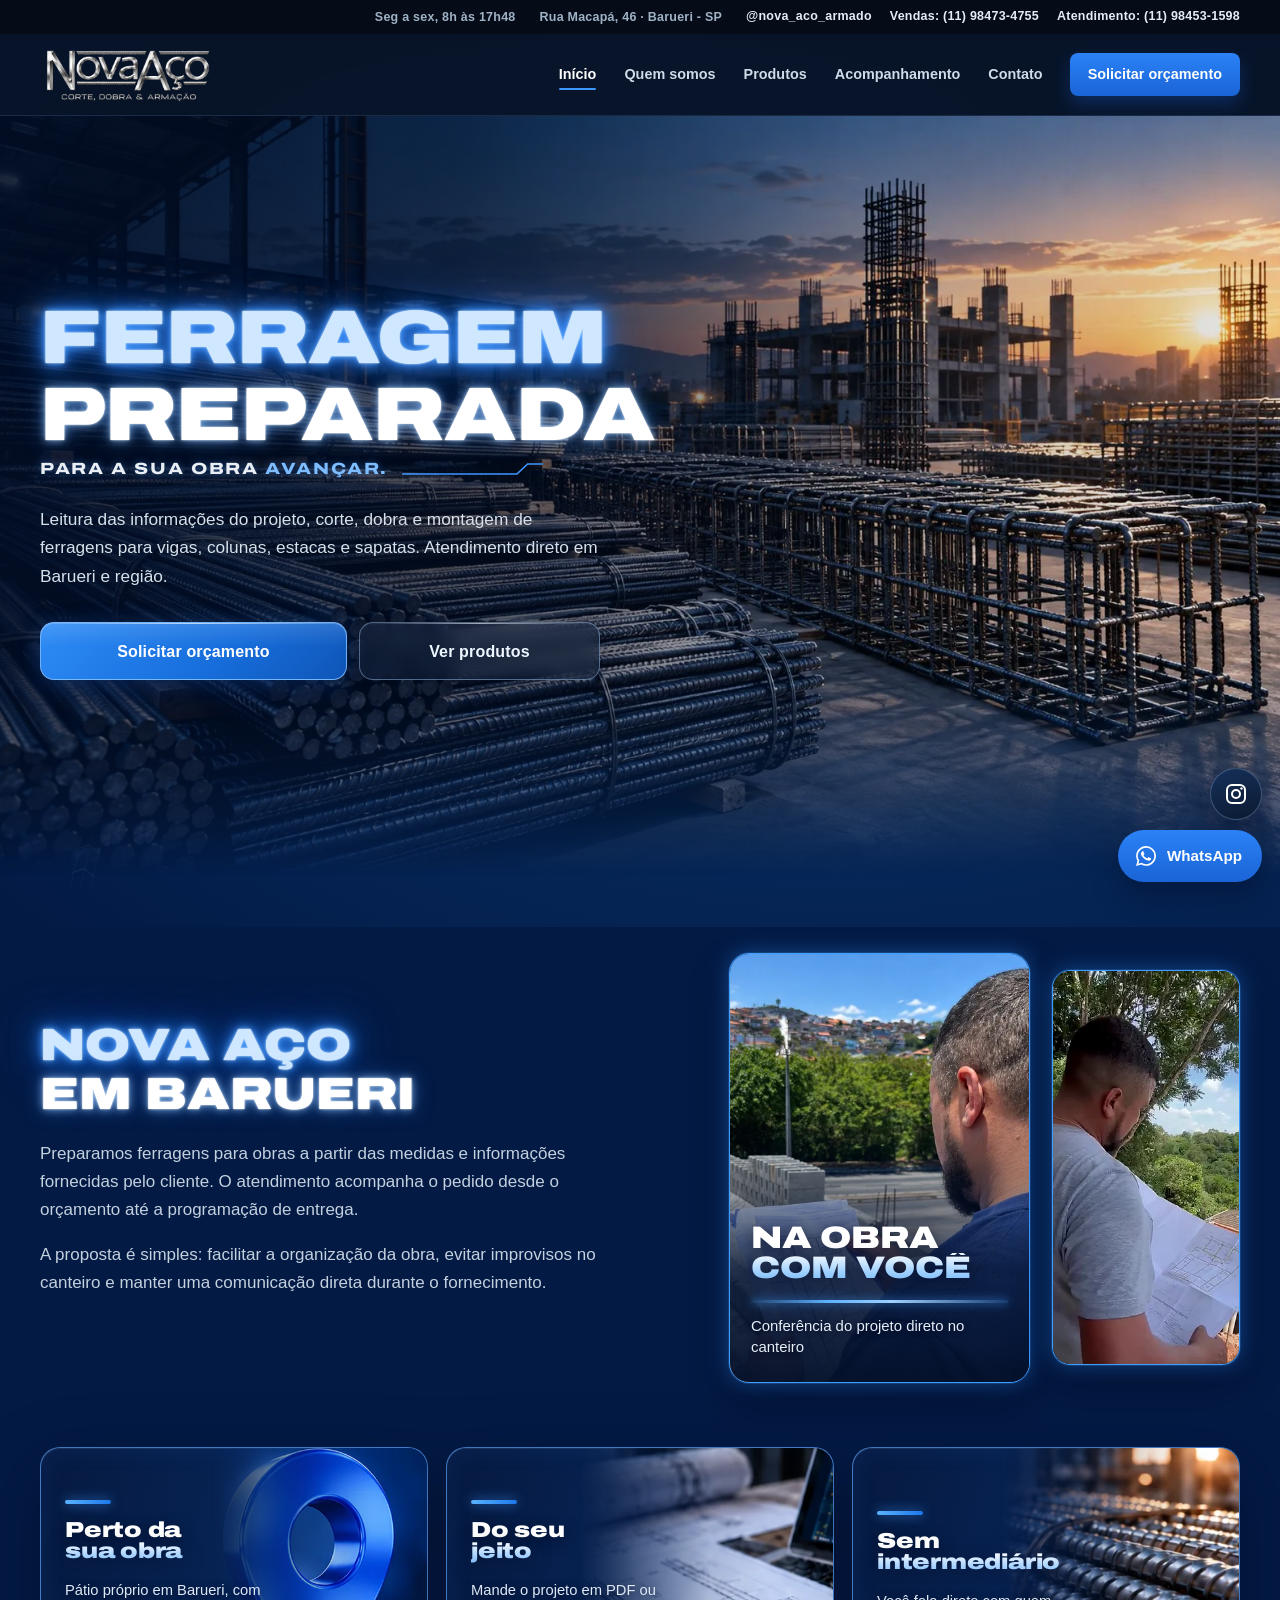
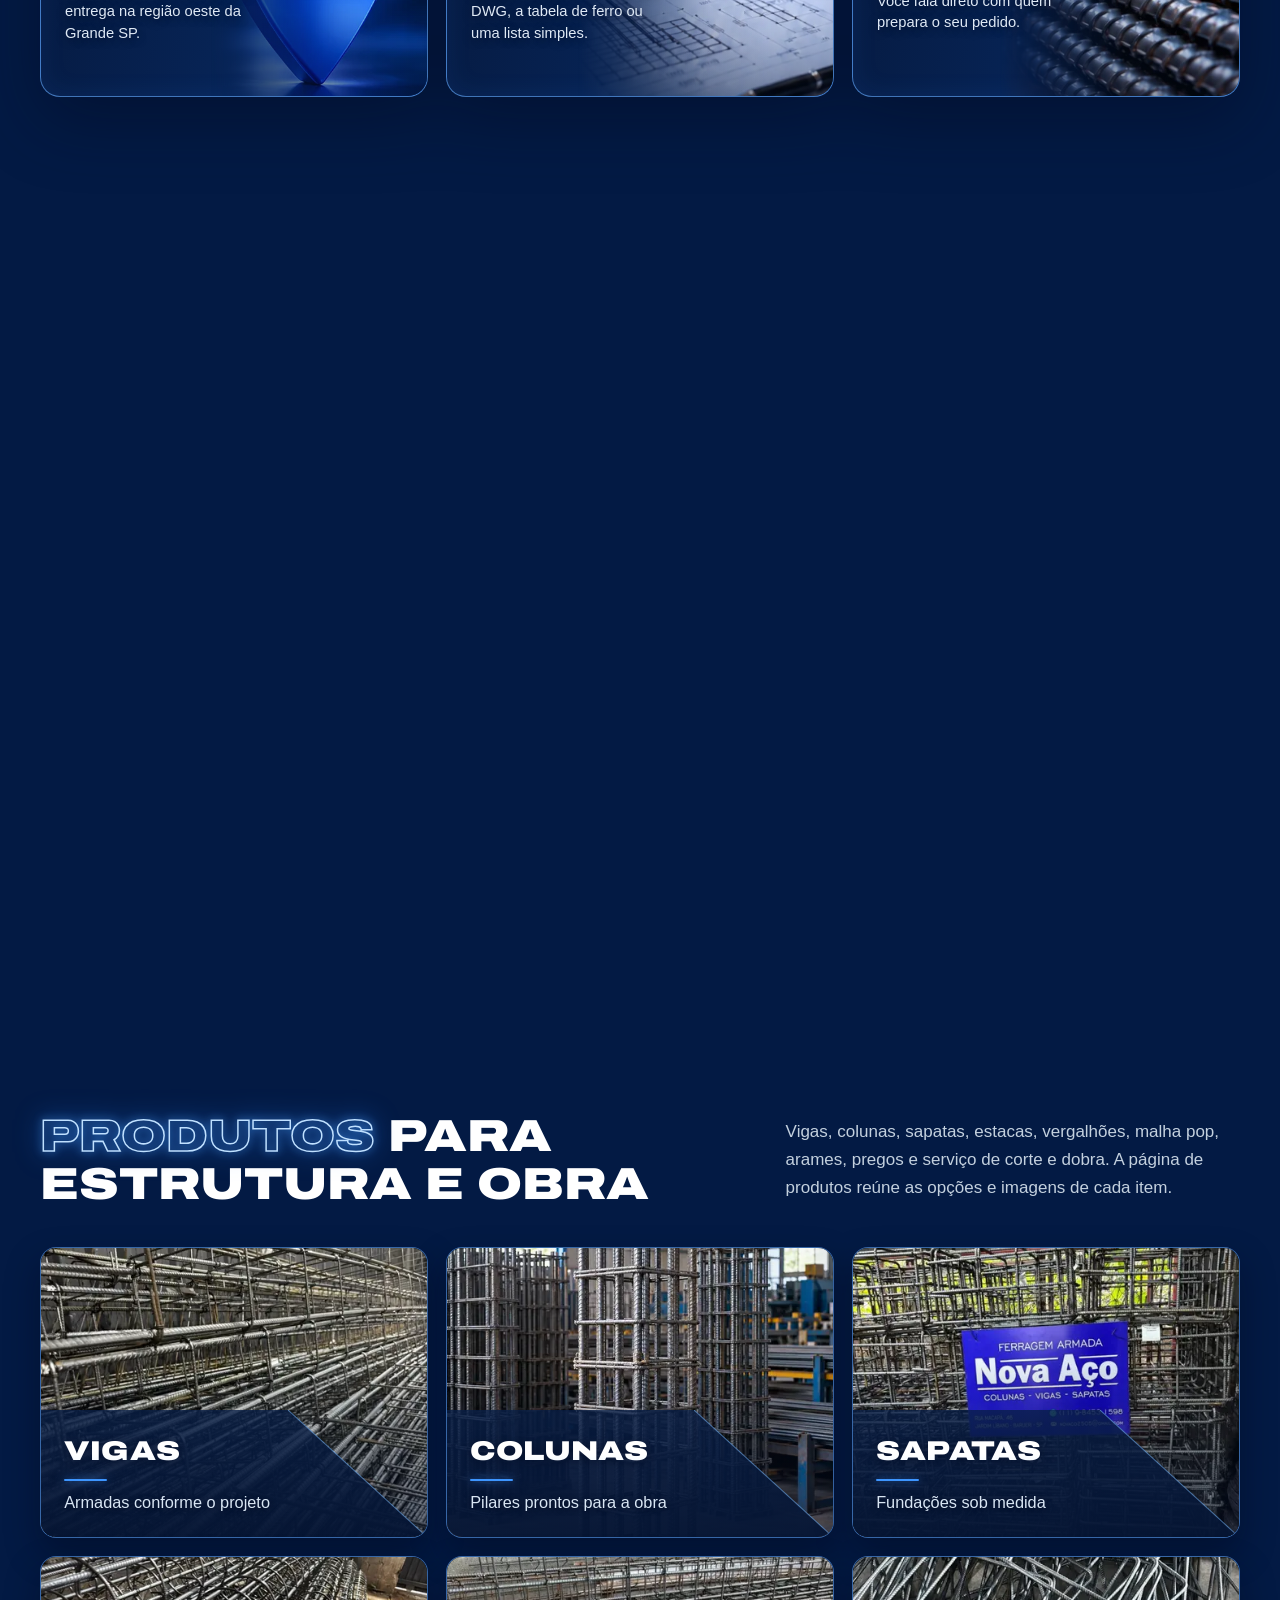
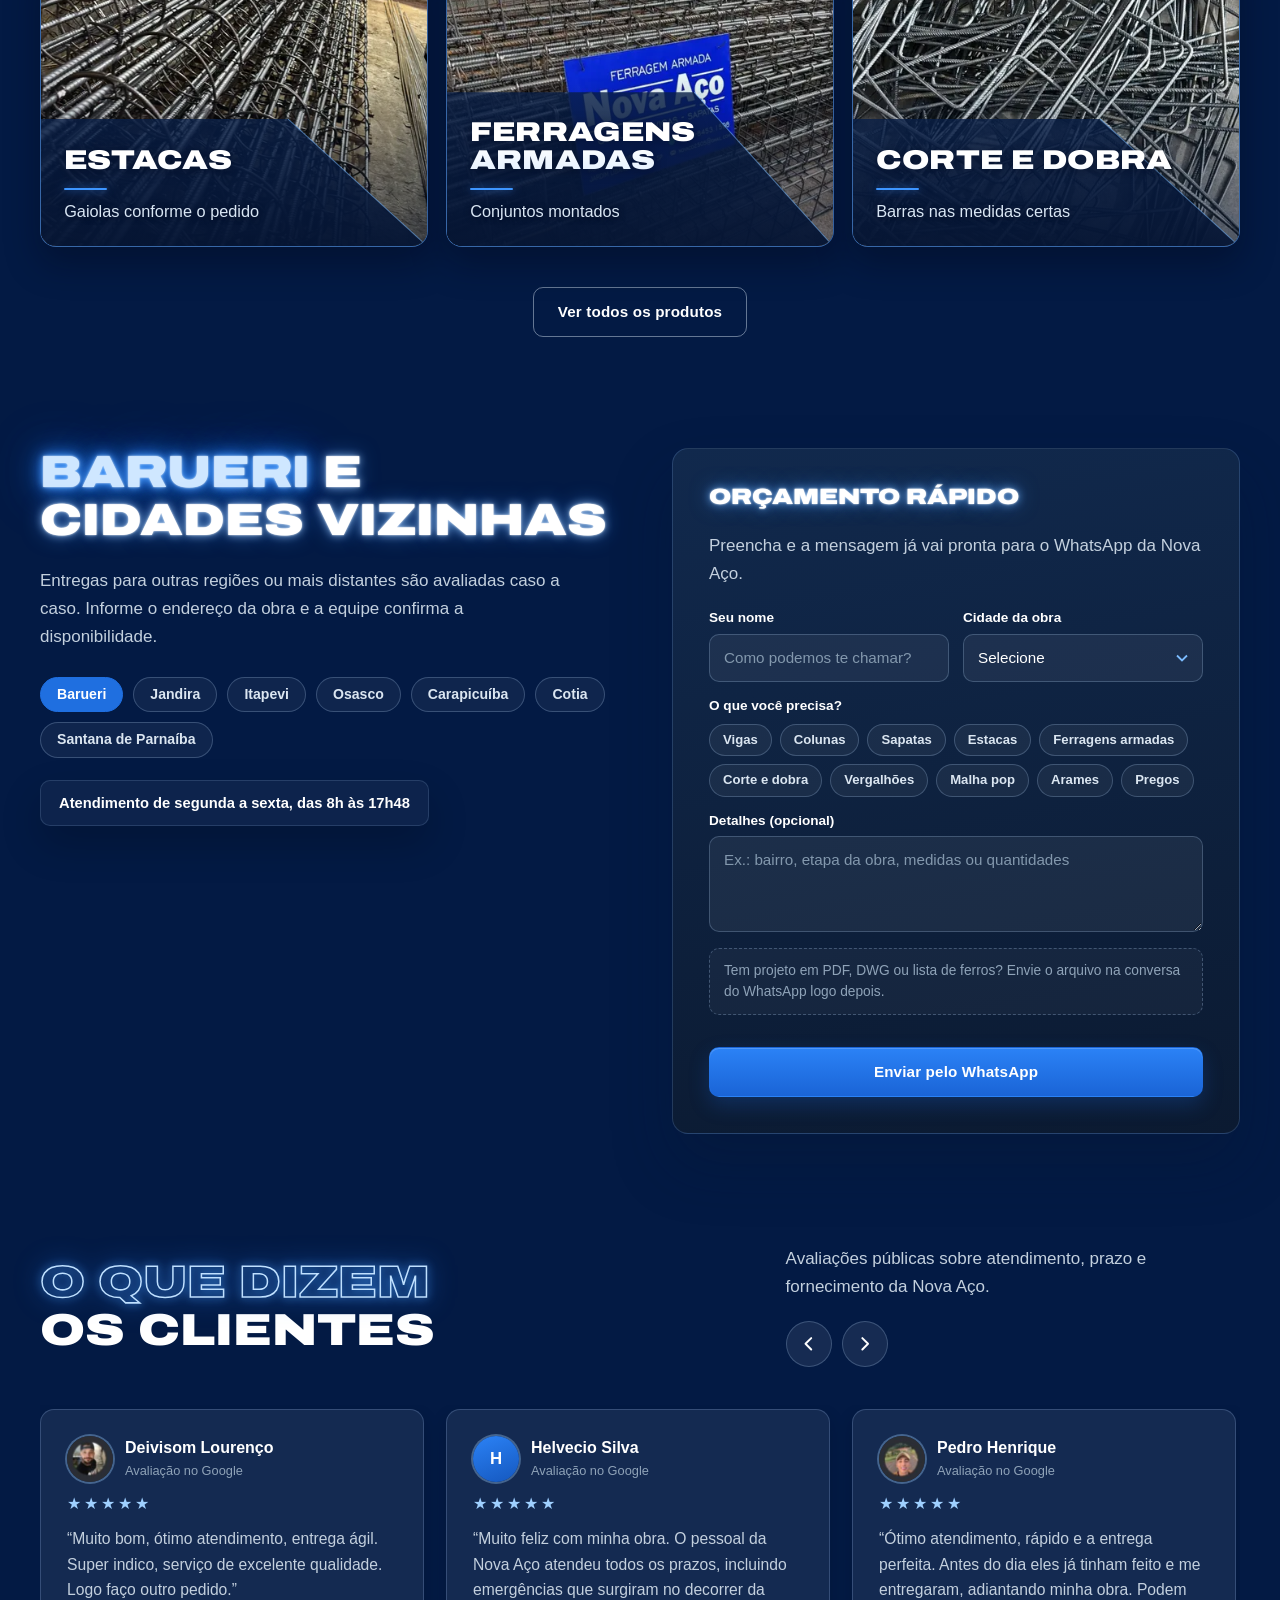
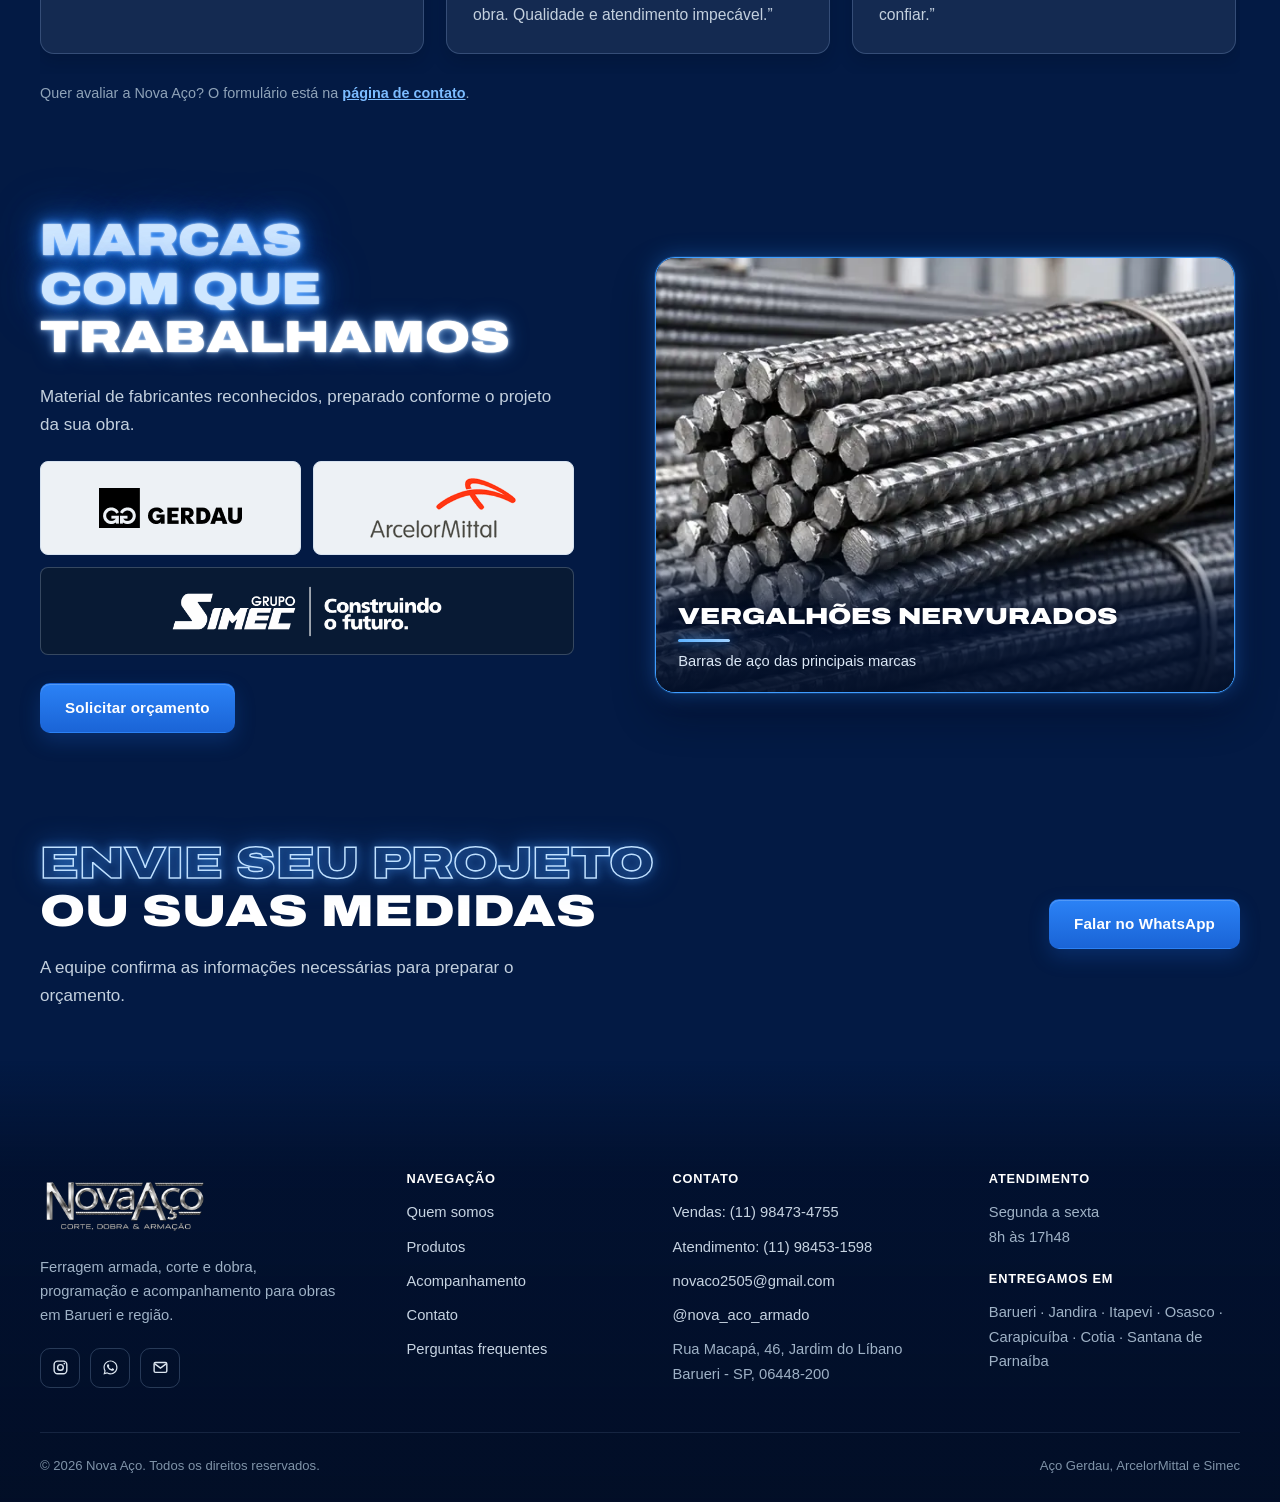
<file: index.html>
<!doctype html>
<html lang="pt-BR"><head>
<!-- Google tag (gtag.js) -->
<script async src="https://www.googletagmanager.com/gtag/js?id=G-J5P18PEPCR"></script>
<script>
  window.dataLayer = window.dataLayer || [];
  function gtag(){dataLayer.push(arguments);}
  gtag('js', new Date());

  gtag('config', 'G-J5P18PEPCR');
</script>

<meta charset="utf-8">
<meta name="viewport" content="width=device-width, initial-scale=1">
<meta name="description" content="Ferragem armada, vigas, colunas, sapatas, estacas, corte e dobra de aço em Barueri. Programação por etapa e acompanhamento de obra.">
<meta name="robots" content="index,follow">
<meta name="theme-color" content="#081629">
<meta name="google-site-verification" content="-BxmAj7kSUF6eF3E8H7EFRy5LlKnR6vmizFsvWg_J3s">
<meta name="google-site-verification" content="6TGfyHFEwu5vu9EIpKf6PgMKn3u1nhk4sILbtkqJKhs">
<title>Nova Aço | Ferragem Armada e Corte e Dobra em Barueri</title>
<link rel="canonical" href="https://novaacoarmado.com.br/">
<meta property="og:locale" content="pt_BR">
<meta property="og:type" content="website">
<meta property="og:site_name" content="Nova Aço">
<meta property="og:title" content="Nova Aço | Ferragem Armada e Corte e Dobra em Barueri">
<meta property="og:description" content="Ferragem armada, vigas, colunas, sapatas, estacas, corte e dobra de aço em Barueri. Programação por etapa e acompanhamento de obra.">
<meta property="og:url" content="https://novaacoarmado.com.br/">
<meta property="og:image" content="https://novaacoarmado.com.br/assets/capa-nova-aco.png">
<meta name="twitter:card" content="summary_large_image">
<link rel="preconnect" href="https://fonts.googleapis.com">
<link rel="preconnect" href="https://fonts.gstatic.com" crossorigin>
<link href="https://fonts.googleapis.com/css2?family=Archivo:wdth,wght@125,800;125,900&display=swap" rel="stylesheet">
<link rel="icon" type="image/png" sizes="192x192" href="/assets/favicon-nova-aco.png?v=20261002">
<link rel="icon" type="image/png" sizes="192x192" href="/assets/img/favicon-192.png?v=20261002">
<link rel="apple-touch-icon" href="/assets/favicon-nova-aco.png?v=20261002">
<link rel="preload" as="image" href="/assets/img/logo-nova-aco.webp">
<link rel="preload" as="image" type="image/webp" href="/assets/img/capa-patio.webp" imagesrcset="/assets/img/capa-patio-sm.webp 1000w, /assets/img/capa-patio.webp 1672w" imagesizes="100vw">
<link rel="stylesheet" href="/assets/site.css?v=20261104-marcas">
<script>document.documentElement.classList.add('js');(function(){function f(){if(!window.NA_READY)document.documentElement.classList.add('no-reveal')}document.addEventListener('DOMContentLoaded',f);setTimeout(f,8000)})()</script>
<script type="application/ld+json">{"@context": "https://schema.org", "@type": "LocalBusiness", "name": "Nova Aço", "url": "https://novaacoarmado.com.br/", "image": "https://novaacoarmado.com.br/assets/capa-nova-aco.png", "logo": "https://novaacoarmado.com.br/assets/img/logo-nova-aco.png", "telephone": "+5511984531598", "contactPoint": {"@type": "ContactPoint", "telephone": "+5511984734755", "contactType": "sales"}, "email": "novaco2505@gmail.com", "address": {"@type": "PostalAddress", "streetAddress": "Rua Macapá, 46 - Jardim do Líbano", "addressLocality": "Barueri", "addressRegion": "SP", "postalCode": "06448-200", "addressCountry": "BR"}, "openingHoursSpecification": [{"@type": "OpeningHoursSpecification", "dayOfWeek": ["Monday", "Tuesday", "Wednesday", "Thursday", "Friday"], "opens": "08:00", "closes": "17:48"}], "areaServed": ["Barueri", "Jandira", "Itapevi", "Osasco", "Carapicuíba", "Cotia", "Santana de Parnaíba"], "sameAs": ["https://www.instagram.com/nova_aco_armado/"], "brand": [{"@type": "Brand", "name": "Gerdau"}, {"@type": "Brand", "name": "ArcelorMittal"}, {"@type": "Brand", "name": "Simec"}]}</script>
</head><body class="home-page">
<a class="skip-link" href="#conteudo">Pular para o conteúdo</a>
<div class="topbar"><div class="container topbar-inner">
  <span>Seg a sex, 8h às 17h48</span>
  <span class="topbar-hide">Rua Macapá, 46 · Barueri - SP</span>
  <span class="topbar-links"><a class="topbar-hide" href="https://www.instagram.com/nova_aco_armado/" target="_blank" rel="noopener">@nova_aco_armado</a><a href="https://wa.me/5511984734755" target="_blank" rel="noopener">Vendas: (11) 98473-4755</a><a href="https://wa.me/5511984531598" target="_blank" rel="noopener">Atendimento: (11) 98453-1598</a></span>
</div></div>
<header class="site-header" data-header>
  <div class="container nav">
    <a class="brand" href="/" aria-label="Nova Aço - início"><img src="/assets/img/logo-nova-aco.webp" alt="Nova Aço - corte, dobra e armação" width="520" height="207"></a>
    <nav class="nav-links" id="menu-principal" aria-label="Navegação principal">
      <a href="/" aria-current="page">Início</a><a href="/quem-somos/">Quem somos</a><a href="/produtos/">Produtos</a><a href="/acompanhamento/">Acompanhamento</a><a href="/contato/">Contato</a>
      <a class="nav-cta" href="https://wa.me/5511984734755?text=Ol%C3%A1%20Nova%20A%C3%A7o%21%20Gostaria%20de%20solicitar%20um%20or%C3%A7amento." target="_blank" rel="noopener">Solicitar orçamento</a>
    </nav>
    <button class="menu-button" type="button" aria-expanded="false" aria-controls="menu-principal" aria-label="Abrir menu"><svg viewBox="0 0 24 24" aria-hidden="true" class="ico"><path d="M4 7h16M4 12h16M4 17h16" stroke="currentColor" stroke-width="2.2" stroke-linecap="round"/></svg><span>Menu</span></button>
  </div>
</header>
<main id="conteudo">
  <section class="hero">
    <picture class="hero-media"><source type="image/webp" srcset="/assets/img/capa-patio-sm.webp 1000w, /assets/img/capa-patio.webp 1672w" sizes="100vw"><img src="/assets/capa-patio-nova-aco.jpg" srcset="/assets/capa-patio-nova-aco-sm.jpg 1000w, /assets/capa-patio-nova-aco.jpg 1672w" sizes="100vw" alt="Pátio com feixes de vergalhões e ferragens armadas prontas para obra" width="1672" height="941" fetchpriority="high"></picture>
    <div class="container hero-content">
      <h1 class="tt tt-hero tt-led" aria-label="Ferragem preparada para a sua obra avançar."><span class="tl tb" data-t="Ferragem"><span class="f">Ferragem</span></span> <span class="tl ts" data-t="preparada"><span class="f">preparada</span></span> <span class="tt-sub"><span>para a sua obra <b>avançar.</b></span><svg class="kline" viewBox="0 0 240 20" preserveAspectRatio="none" aria-hidden="true"><polyline points="0,17 196,17 214,3 240,3"/></svg></span></h1>
      <p class="hero-text">Leitura das informações do projeto, corte, dobra e montagem de ferragens para vigas, colunas, estacas e sapatas. Atendimento direto em Barueri e região.</p>
      <div class="actions"><a class="btn btn-accent" href="https://wa.me/5511984734755?text=Ol%C3%A1%20Nova%20A%C3%A7o%21%20Gostaria%20de%20solicitar%20um%20or%C3%A7amento." target="_blank" rel="noopener">Solicitar orçamento</a><a class="btn btn-ghost" href="/produtos/">Ver produtos</a></div>
    </div>
  </section>

<section class="section tone-dark tone-alt" id="sobre">
    <div class="container about-home">
      <div class="about-copy"><h2 class="tt tt-led reveal" aria-label="Nova Aço em Barueri"><span class="tl tb" data-t="Nova Aço"><span class="f">Nova Aço</span></span> <span class="tl ts" data-t="em Barueri"><span class="f">em Barueri</span></span></h2><p class="reveal">Preparamos ferragens para obras a partir das medidas e informações fornecidas pelo cliente. O atendimento acompanha o pedido desde o orçamento até a programação de entrega.</p><p class="reveal">A proposta é simples: facilitar a organização da obra, evitar improvisos no canteiro e manter uma comunicação direta durante o fornecimento.</p>
      </div>
      <div class="about-collage reveal">
        <figure class="collage-main"><img src="/assets/img/foto-projeto-obra.webp" srcset="/assets/img/foto-projeto-obra-sm.webp 488w, /assets/img/foto-projeto-obra.webp 781w" sizes="(max-width: 820px) 55vw, 26vw" alt="Equipe da Nova Aço conferindo a planta na obra" width="781" height="1024" loading="lazy" decoding="async"><figcaption class="collage-cap"><strong class="cap-title"><span class="cap-l1">Na obra</span> <span class="cap-l2">com você</span></strong><span class="cap-sub">Conferência do projeto direto no canteiro</span></figcaption></figure>
        <figure class="collage-side"><img src="/assets/img/equipe-obra.webp" srcset="/assets/img/equipe-obra-sm.webp 480w, /assets/img/equipe-obra.webp 720w" sizes="(max-width: 820px) 45vw, 20vw" alt="Equipe da Nova Aço conferindo o projeto no canteiro" width="720" height="900" loading="lazy" decoding="async"></figure>
      </div>
      <ul class="feats" data-reveal-group aria-label="Diferenciais da Nova Aço">
        <li class="feat feat--local"><span class="feat-media" aria-hidden="true"><img src="/assets/img/diferencial-local.webp?v=20261002" alt="" width="548" height="410" loading="lazy" decoding="async"></span><div class="feat-copy"><h3><span>Perto da</span> <span class="feat-hl">sua obra</span></h3><p>Pátio próprio em Barueri, com entrega na região oeste da Grande SP.</p></div></li>
        <li class="feat feat--projeto"><span class="feat-media" aria-hidden="true"><img src="/assets/img/diferencial-projeto.webp?v=20261002" alt="" width="600" height="368" loading="lazy" decoding="async"></span><div class="feat-copy"><h3><span>Do seu</span> <span class="feat-hl">jeito</span></h3><p>Mande o projeto em PDF ou DWG, a tabela de ferro ou uma lista simples.</p></div></li>
        <li class="feat feat--direto"><span class="feat-media" aria-hidden="true"><img src="/assets/img/diferencial-vergalhao.webp?v=20261002" alt="" width="550" height="334" loading="lazy" decoding="async"></span><div class="feat-copy"><h3><span>Sem</span> <span class="feat-hl">intermediário</span></h3><p>Você fala direto com quem prepara o seu pedido.</p></div></li>
      </ul>
      <div class="cta-banners" data-reveal-group><a class="cta-banner cta-banner--quote" href="https://wa.me/5511984734755?text=Ol%C3%A1%20Nova%20A%C3%A7o%21%20Gostaria%20de%20solicitar%20um%20or%C3%A7amento." target="_blank" rel="noopener" aria-label="Pedir orçamento pelo WhatsApp"><span class="cta-banner-wa" aria-hidden="true"><span class="wa-badge"><svg viewBox="0 0 24 24" aria-hidden="true" class="wa-glyph"><path fill="currentColor" d="M19.05 4.91A9.82 9.82 0 0 0 12.04 2C6.58 2 2.13 6.45 2.13 11.91c0 1.75.46 3.45 1.32 4.95L2.05 22l5.25-1.38a9.9 9.9 0 0 0 4.74 1.21h.01c5.46 0 9.91-4.45 9.91-9.91 0-2.65-1.03-5.14-2.91-7.01Zm-7.01 15.24h-.01a8.2 8.2 0 0 1-4.19-1.15l-.3-.18-3.12.82.83-3.04-.2-.31a8.2 8.2 0 0 1-1.26-4.38c0-4.54 3.7-8.23 8.24-8.23 2.2 0 4.27.86 5.82 2.42a8.18 8.18 0 0 1 2.41 5.82c0 4.54-3.7 8.23-8.22 8.23Zm4.52-6.16c-.25-.12-1.47-.72-1.69-.81-.23-.08-.39-.12-.56.13-.16.24-.64.8-.78.97-.14.16-.29.18-.54.06-.25-.12-1.05-.39-1.99-1.23-.74-.66-1.23-1.47-1.38-1.72-.14-.25-.01-.38.11-.5.11-.11.25-.29.37-.43.13-.15.17-.25.25-.41.08-.17.04-.31-.02-.43-.06-.12-.56-1.34-.76-1.84-.2-.48-.41-.42-.56-.43h-.48c-.17 0-.43.06-.66.31-.22.25-.86.85-.86 2.07 0 1.22.89 2.4 1.01 2.56.12.17 1.75 2.67 4.23 3.74.59.26 1.05.41 1.41.52.59.19 1.13.16 1.56.1.48-.07 1.47-.6 1.67-1.18.21-.58.21-1.07.14-1.18-.06-.1-.22-.16-.47-.28Z"/></svg></span></span><span class="cta-banner-txt"><span>Pedir</span><span class="cta-banner-hl">orçamento</span></span></a><a class="cta-banner cta-banner--company" href="/quem-somos/" aria-label="Conheça a empresa"><span class="cta-banner-photo" aria-hidden="true"><img src="/assets/img/foto-camiseta-obra-sm.webp" srcset="/assets/img/foto-camiseta-obra-sm.webp 512w, /assets/img/foto-camiseta-obra.webp 960w" sizes="(max-width: 700px) 60vw, 340px" alt="" width="960" height="1200" loading="lazy" decoding="async"></span><span class="cta-banner-txt"><span>Conheça</span><span class="cta-banner-hl">a empresa</span></span></a></div>
    </div>
  </section>

  <section class="section tone-dark reel-sec" id="video">
    <div class="container reel-grid">
      <div class="reel-copy reveal">
        <h2 class="tt tt-led" aria-label="A sua obra bem armada."><span class="tl tb" data-t="A sua obra"><span class="f">A sua obra</span></span> <span class="tl ts" data-t="bem armada."><span class="f">bem armada.</span></span></h2>
        <p>Força, precisão e estrutura em cada etapa. Do vergalhão à armação pronta, a Nova Aço prepara a ferragem da sua obra em Barueri.</p>
        <ul class="reel-points"><li>Força</li><li>Precisão</li><li>Estrutura</li></ul>
        <div class="actions"><a class="btn btn-accent" href="https://wa.me/5511984734755?text=Ol%C3%A1%20Nova%20A%C3%A7o%21%20Gostaria%20de%20solicitar%20um%20or%C3%A7amento." target="_blank" rel="noopener">Solicitar orçamento</a><a class="btn btn-ghost" href="https://www.instagram.com/nova_aco_armado/" target="_blank" rel="noopener">Ver no Instagram</a></div>
      </div>
      <div class="reel-stage reveal">
        <div class="reel-frame">
          <video class="reel-video" data-reel muted loop playsinline preload="none" poster="/assets/img/reels-nova-aco-capa.webp" width="720" height="1280" aria-label="Vídeo da Nova Aço: força, precisão e estrutura para a sua obra"><source data-src="/assets/reels-nova-aco.mp4" type="video/mp4"></video>
          <button class="reel-btn reel-sound" type="button" data-reel-sound aria-pressed="false" aria-label="Ativar som"><svg viewBox="0 0 24 24" aria-hidden="true"><path class="spk" d="M4 9h4l5-4v14l-5-4H4z" fill="currentColor"/><path class="on" d="M16 8.5a5 5 0 0 1 0 7M18.5 6a8.5 8.5 0 0 1 0 12" fill="none" stroke="currentColor" stroke-width="2" stroke-linecap="round"/><path class="off" d="M16.5 9.5l5 5m0-5l-5 5" fill="none" stroke="currentColor" stroke-width="2" stroke-linecap="round"/></svg><span>Som</span></button>
          <button class="reel-btn reel-play" type="button" data-reel-play aria-label="Pausar vídeo"><svg viewBox="0 0 24 24" aria-hidden="true"><path class="pause" d="M7 5h3.5v14H7zM13.5 5H17v14h-3.5z" fill="currentColor"/><path class="play" d="M8 5l11 7-11 7z" fill="currentColor"/></svg></button>
        </div>
      </div>
    </div>
  </section>

  <section class="section tone-dark" id="produtos">
    <div class="container">
      <div class="section-head reveal"><div><h2 class="tt tt-vaz" aria-label="Produtos para estrutura e obra"><span class="tl tb" data-t="Produtos"><span class="f">Produtos</span></span> <span class="tl ts" data-t="para estrutura e obra"><span class="f">para estrutura e obra</span></span></h2></div><p>Vigas, colunas, sapatas, estacas, vergalhões, malha pop, arames, pregos e serviço de corte e dobra. A página de produtos reúne as opções e imagens de cada item.</p></div>
      <div class="tiles stagger"><a class="tile" href="/produtos/#vigas"><span class="tile-img"><img src="/assets/img/produto-vigas-real.webp" srcset="/assets/img/produto-vigas-real-sm.webp 480w, /assets/img/produto-vigas-real.webp 900w" sizes="(max-width: 700px) 50vw, 33vw" alt="Vigas armadas Nova Aço" width="900" height="1200" loading="lazy" decoding="async"></span><span class="tile-body"><span class="tile-name">Vigas</span><span class="tile-txt">Armadas conforme o projeto</span></span></a><a class="tile" href="/produtos/#colunas"><span class="tile-img"><img src="/assets/img/produto-colunas-catalogo.webp" srcset="/assets/img/produto-colunas-catalogo-sm.webp 512w, /assets/img/produto-colunas-catalogo.webp 960w" sizes="(max-width: 700px) 50vw, 33vw" alt="Colunas armadas Nova Aço" width="960" height="1200" loading="lazy" decoding="async"></span><span class="tile-body"><span class="tile-name">Colunas</span><span class="tile-txt">Pilares prontos para a obra</span></span></a><a class="tile" href="/produtos/#sapatas"><span class="tile-img"><img src="/assets/img/produto-sapatas-final.webp" srcset="/assets/img/produto-sapatas-final-sm.webp 480w, /assets/img/produto-sapatas-final.webp 900w" sizes="(max-width: 700px) 50vw, 33vw" alt="Sapatas armadas Nova Aço" width="900" height="1200" loading="lazy" decoding="async"></span><span class="tile-body"><span class="tile-name">Sapatas</span><span class="tile-txt">Fundações sob medida</span></span></a><a class="tile" href="/produtos/#estacas"><span class="tile-img"><img src="/assets/img/produto-estacas-foto-1.webp" srcset="/assets/img/produto-estacas-foto-1-sm.webp 480w, /assets/img/produto-estacas-foto-1.webp 900w" sizes="(max-width: 700px) 50vw, 33vw" alt="Ferragens para estacas Nova Aço" width="900" height="1200" loading="lazy" decoding="async"></span><span class="tile-body"><span class="tile-name">Estacas</span><span class="tile-txt">Gaiolas conforme o pedido</span></span></a><a class="tile" href="/produtos/#ferragens-armadas"><span class="tile-img"><img src="/assets/img/obra-1.webp" srcset="/assets/img/obra-1-sm.webp 480w, /assets/img/obra-1.webp 900w" sizes="(max-width: 700px) 50vw, 33vw" alt="Ferragens armadas Nova Aço prontas para entrega" width="900" height="1200" loading="lazy" decoding="async"></span><span class="tile-body"><span class="tile-name">Ferragens armadas</span><span class="tile-txt">Conjuntos montados</span></span></a><a class="tile" href="/produtos/#corte-dobra"><span class="tile-img"><img src="/assets/img/produto-corte-dobra-final.webp" srcset="/assets/img/produto-corte-dobra-final-sm.webp 480w, /assets/img/produto-corte-dobra-final.webp 900w" sizes="(max-width: 700px) 50vw, 33vw" alt="Serviço de corte e dobra de aço" width="900" height="1200" loading="lazy" decoding="async"></span><span class="tile-body"><span class="tile-name">Corte e dobra</span><span class="tile-txt">Barras nas medidas certas</span></span></a></div>
      <div class="center-link"><a class="btn btn-ghost" href="/produtos/">Ver todos os produtos</a></div>
    </div>
  </section>

  <section class="section tone-dark tone-alt" id="atendimento">
    <div class="container area-grid">
      <div class="reveal"><h2 class="tt tt-led" aria-label="Barueri e cidades vizinhas"><span class="tl tb" data-t="Barueri"><span class="f">Barueri</span></span> <span class="tl ts" data-t="e cidades vizinhas"><span class="f">e cidades vizinhas</span></span></h2><p>Entregas para outras regiões ou mais distantes são avaliadas caso a caso. Informe o endereço da obra e a equipe confirma a disponibilidade.</p>
        <ul class="city-chips"><li>Barueri</li><li>Jandira</li><li>Itapevi</li><li>Osasco</li><li>Carapicuíba</li><li>Cotia</li><li>Santana de Parnaíba</li></ul>
        <p class="hours-pill">Atendimento de segunda a sexta, das 8h às 17h48</p></div>
      <div class="quote-card reveal"><h3 class="tt tt-sm" aria-label="Orçamento rápido"><span class="tl tb" data-t="Orçamento rápido"><span class="f">Orçamento rápido</span></span></h3><p>Preencha e a mensagem já vai pronta para o WhatsApp da Nova Aço.</p><form class="quote-form" data-quote-form id="orcamento-home" novalidate>
      <div class="form-grid">
        <label>Seu nome<input name="nome" type="text" autocomplete="name" maxlength="80" required placeholder="Como podemos te chamar?"></label>
        <label>Cidade da obra<select name="cidade" required><option value="">Selecione</option><option>Barueri</option><option>Jandira</option><option>Itapevi</option><option>Osasco</option><option>Carapicuíba</option><option>Cotia</option><option>Santana de Parnaíba</option><option>Outra cidade</option></select></label>
      </div>
      <fieldset><legend>O que você precisa?</legend><div class="chip-group"><label class="chip-check"><input type="checkbox" name="itens" value="Vigas"><span>Vigas</span></label><label class="chip-check"><input type="checkbox" name="itens" value="Colunas"><span>Colunas</span></label><label class="chip-check"><input type="checkbox" name="itens" value="Sapatas"><span>Sapatas</span></label><label class="chip-check"><input type="checkbox" name="itens" value="Estacas"><span>Estacas</span></label><label class="chip-check"><input type="checkbox" name="itens" value="Ferragens armadas"><span>Ferragens armadas</span></label><label class="chip-check"><input type="checkbox" name="itens" value="Corte e dobra"><span>Corte e dobra</span></label><label class="chip-check"><input type="checkbox" name="itens" value="Vergalhões"><span>Vergalhões</span></label><label class="chip-check"><input type="checkbox" name="itens" value="Malha pop"><span>Malha pop</span></label><label class="chip-check"><input type="checkbox" name="itens" value="Arames"><span>Arames</span></label><label class="chip-check"><input type="checkbox" name="itens" value="Pregos"><span>Pregos</span></label></div></fieldset>
      <label>Detalhes (opcional)<textarea name="detalhes" maxlength="600" placeholder="Ex.: bairro, etapa da obra, medidas ou quantidades"></textarea></label>
      <p class="quote-hint">Tem projeto em PDF, DWG ou lista de ferros? Envie o arquivo na conversa do WhatsApp logo depois.</p>
      <p class="quote-status" aria-live="polite"></p>
      <button class="btn btn-accent btn-block" type="submit">Enviar pelo WhatsApp</button>
    </form></div>
    </div>
  </section>

  <section class="section tone-dark reviews-blue" id="avaliacoes">
    <div class="container">
      <div class="section-head"><div><h2 class="tt tt-vaz" aria-label="O que dizem os clientes"><span class="tl tb" data-t="O que dizem"><span class="f">O que dizem</span></span> <span class="tl ts" data-t="os clientes"><span class="f">os clientes</span></span></h2></div>
        <div class="section-head-side"><p>Avaliações públicas sobre atendimento, prazo e fornecimento da Nova Aço.</p>
        <div class="carousel-controls"><button type="button" class="round-btn" data-carousel-prev aria-label="Avaliação anterior"><svg viewBox="0 0 24 24" aria-hidden="true" class="ico"><path d="m15 5-7 7 7 7" fill="none" stroke="currentColor" stroke-width="2.4" stroke-linecap="round" stroke-linejoin="round"/></svg></button><button type="button" class="round-btn" data-carousel-next aria-label="Próxima avaliação"><svg viewBox="0 0 24 24" aria-hidden="true" class="ico"><path d="m9 5 7 7-7 7" fill="none" stroke="currentColor" stroke-width="2.4" stroke-linecap="round" stroke-linejoin="round"/></svg></button></div></div></div>
      <div class="review-row" data-carousel tabindex="0" aria-label="Avaliações de clientes"><article class="review">
          <div class="review-top"><img class="review-avatar" src="/assets/clientes/deivisom-lourenco.jpg" alt="Foto de Deivisom Lourenço" width="46" height="46" loading="lazy"><div class="review-person"><strong>Deivisom Lourenço</strong><span>Avaliação no Google</span></div></div>
          <div class="review-stars" aria-label="5 de 5 estrelas">★★★★★</div>
          <blockquote>“Muito bom, ótimo atendimento, entrega ágil. Super indico, serviço de excelente qualidade. Logo faço outro pedido.”</blockquote>
        </article><article class="review">
          <div class="review-top"><span class="review-avatar" aria-hidden="true">H</span><div class="review-person"><strong>Helvecio Silva</strong><span>Avaliação no Google</span></div></div>
          <div class="review-stars" aria-label="5 de 5 estrelas">★★★★★</div>
          <blockquote>“Muito feliz com minha obra. O pessoal da Nova Aço atendeu todos os prazos, incluindo emergências que surgiram no decorrer da obra. Qualidade e atendimento impecável.”</blockquote>
        </article><article class="review">
          <div class="review-top"><img class="review-avatar" src="/assets/clientes/pedro-henrique.jpg" alt="Foto de Pedro Henrique" width="46" height="46" loading="lazy"><div class="review-person"><strong>Pedro Henrique</strong><span>Avaliação no Google</span></div></div>
          <div class="review-stars" aria-label="5 de 5 estrelas">★★★★★</div>
          <blockquote>“Ótimo atendimento, rápido e a entrega perfeita. Antes do dia eles já tinham feito e me entregaram, adiantando minha obra. Podem confiar.”</blockquote>
        </article><article class="review">
          <div class="review-top"><span class="review-avatar" aria-hidden="true">N</span><div class="review-person"><strong>Nadia Ribeiro</strong><span>Avaliação no Google</span></div></div>
          <div class="review-stars" aria-label="5 de 5 estrelas">★★★★★</div>
          <blockquote>“Fui muito bem atendida, o serviço foi impecável, entrega no prazo e o preço é super diferenciado. Recomendo demais!”</blockquote>
        </article><article class="review">
          <div class="review-top"><span class="review-avatar" aria-hidden="true">L</span><div class="review-person"><strong>Lucas da Silva</strong><span>Avaliação no Google</span></div></div>
          <div class="review-stars" aria-label="5 de 5 estrelas">★★★★★</div>
          <blockquote>“Entrega rápida, ferragem de qualidade, atendimento excelente e preço justo.”</blockquote>
        </article><article class="review">
          <div class="review-top"><img class="review-avatar" src="/assets/clientes/tatiana-marques.jpg" alt="Foto de Tatiana Marques" width="46" height="46" loading="lazy"><div class="review-person"><strong>Tatiana Marques</strong><span>Avaliação no Google</span></div></div>
          <div class="review-stars" aria-label="5 de 5 estrelas">★★★★★</div>
          <blockquote>“Ótimo atendimento, profissionalismo e atenção no pós-venda.”</blockquote>
        </article><article class="review">
          <div class="review-top"><img class="review-avatar" src="/assets/clientes/silvana-pereira-de-sousa.jpg" alt="Foto de Silvana Pereira de Sousa" width="46" height="46" loading="lazy"><div class="review-person"><strong>Silvana Pereira de Sousa</strong><span>Avaliação no Google</span></div></div>
          <div class="review-stars" aria-label="5 de 5 estrelas">★★★★★</div>
          <blockquote>“São profissionais capacitados, com comprometimento com o cliente.”</blockquote>
        </article></div>
      <p class="reviews-meta">Quer avaliar a Nova Aço? O formulário está na <a href="/contato/#avaliar">página de contato</a>.</p>
    </div>
  </section>

  <section class="section tone-dark band-sec" id="marcas">
    <div class="container band-grid">
      <div class="pb-panel reveal">
        <h2 class="tt tt-led" aria-label="Marcas com que trabalhamos"><span class="tl tb" data-t="Marcas com que"><span class="f">Marcas com que</span></span> <span class="tl ts" data-t="trabalhamos"><span class="f">trabalhamos</span></span></h2>
        <p>Material de fabricantes reconhecidos, preparado conforme o projeto da sua obra.</p>
        <ul class="brand-list brand-list--logos" aria-label="Marcas de aço com que trabalhamos">
          <li class="brand-logo-light"><img src="/assets/img/brands/gerdau.png" alt="Gerdau" width="143" height="40" loading="lazy" decoding="async"></li>
          <li class="brand-logo-light"><img class="brand-logo-arcelormittal" src="/assets/img/brands/arcelormittal.png" alt="ArcelorMittal" width="240" height="99" loading="lazy" decoding="async"></li>
          <li class="brand-logo-wide"><img src="/assets/img/brands/simec.png" alt="Grupo Simec — Construindo o futuro" width="976" height="183" loading="lazy" decoding="async"></li>
        </ul>
        <a class="btn btn-accent" href="https://wa.me/5511984734755?text=Ol%C3%A1%20Nova%20A%C3%A7o%21%20Gostaria%20de%20solicitar%20um%20or%C3%A7amento." target="_blank" rel="noopener">Solicitar orçamento</a>
      </div>
      <figure class="band-photo pic-card reveal"><img src="/assets/img/produto-vergalhoes-final.webp" srcset="/assets/img/produto-vergalhoes-final-sm.webp 640w, /assets/img/produto-vergalhoes-final.webp 1200w" sizes="(max-width: 900px) 92vw, 46vw" alt="Feixe de vergalhões nervurados" width="1200" height="900" loading="lazy" decoding="async"><figcaption class="pic-cap"><strong>Vergalhões nervurados</strong><span>Barras de aço das principais marcas</span></figcaption></figure>
    </div>
  </section>

  <section class="cta-band tone-dark tone-alt"><div class="container cta-inner"><div class="cta-copy"><h2 class="tt tt-vaz" aria-label="Envie seu projeto ou suas medidas"><span class="tl tb" data-t="Envie seu projeto"><span class="f">Envie seu projeto</span></span> <span class="tl ts" data-t="ou suas medidas"><span class="f">ou suas medidas</span></span></h2><p>A equipe confirma as informações necessárias para preparar o orçamento.</p></div><a class="btn btn-accent" href="https://wa.me/5511984734755?text=Ol%C3%A1%20Nova%20A%C3%A7o%21%20Gostaria%20de%20solicitar%20um%20or%C3%A7amento." target="_blank" rel="noopener">Falar no WhatsApp</a></div></section>
</main>
<footer class="site-footer">
  <div class="container">
    <div class="footer-top">
      <div class="footer-brand"><img src="/assets/img/logo-nova-aco.webp" alt="Nova Aço" width="520" height="207" loading="lazy"><p>Ferragem armada, corte e dobra, programação e acompanhamento para obras em Barueri e região.</p>
        <div class="footer-social"><a href="https://www.instagram.com/nova_aco_armado/" target="_blank" rel="noopener" aria-label="Instagram da Nova Aço"><svg viewBox="0 0 24 24" aria-hidden="true" class="ico"><rect x="3" y="3" width="18" height="18" rx="5" fill="none" stroke="currentColor" stroke-width="2"/><circle cx="12" cy="12" r="4" fill="none" stroke="currentColor" stroke-width="2"/><circle cx="17.5" cy="6.5" r="1.2" fill="currentColor"/></svg></a><a href="https://wa.me/5511984734755" target="_blank" rel="noopener" aria-label="WhatsApp da Nova Aço"><svg viewBox="0 0 24 24" aria-hidden="true" class="ico"><path fill="currentColor" d="M19.05 4.91A9.82 9.82 0 0 0 12.04 2C6.58 2 2.13 6.45 2.13 11.91c0 1.75.46 3.45 1.32 4.95L2.05 22l5.25-1.38a9.9 9.9 0 0 0 4.74 1.21h.01c5.46 0 9.91-4.45 9.91-9.91 0-2.65-1.03-5.14-2.91-7.01Zm-7.01 15.24h-.01a8.2 8.2 0 0 1-4.19-1.15l-.3-.18-3.12.82.83-3.04-.2-.31a8.2 8.2 0 0 1-1.26-4.38c0-4.54 3.7-8.23 8.24-8.23 2.2 0 4.27.86 5.82 2.42a8.18 8.18 0 0 1 2.41 5.82c0 4.54-3.7 8.23-8.22 8.23Zm4.52-6.16c-.25-.12-1.47-.72-1.69-.81-.23-.08-.39-.12-.56.13-.16.24-.64.8-.78.97-.14.16-.29.18-.54.06-.25-.12-1.05-.39-1.99-1.23-.74-.66-1.23-1.47-1.38-1.72-.14-.25-.01-.38.11-.5.11-.11.25-.29.37-.43.13-.15.17-.25.25-.41.08-.17.04-.31-.02-.43-.06-.12-.56-1.34-.76-1.84-.2-.48-.41-.42-.56-.43h-.48c-.17 0-.43.06-.66.31-.22.25-.86.85-.86 2.07 0 1.22.89 2.4 1.01 2.56.12.17 1.75 2.67 4.23 3.74.59.26 1.05.41 1.41.52.59.19 1.13.16 1.56.1.48-.07 1.47-.6 1.67-1.18.21-.58.21-1.07.14-1.18-.06-.1-.22-.16-.47-.28Z"/></svg></a><a href="mailto:novaco2505@gmail.com" aria-label="E-mail da Nova Aço"><svg viewBox="0 0 24 24" aria-hidden="true" class="ico"><rect x="3" y="5" width="18" height="14" rx="2" fill="none" stroke="currentColor" stroke-width="2"/><path d="m4 7 8 6 8-6" fill="none" stroke="currentColor" stroke-width="2"/></svg></a></div>
      </div>
      <div class="footer-col"><strong>Navegação</strong><a href="/quem-somos/">Quem somos</a><a href="/produtos/">Produtos</a><a href="/acompanhamento/">Acompanhamento</a><a href="/contato/">Contato</a><a href="/contato/#perguntas">Perguntas frequentes</a></div>
      <div class="footer-col"><strong>Contato</strong><a href="https://wa.me/5511984734755" target="_blank" rel="noopener">Vendas: (11) 98473-4755</a><a href="https://wa.me/5511984531598" target="_blank" rel="noopener">Atendimento: (11) 98453-1598</a><a href="mailto:novaco2505@gmail.com">novaco2505@gmail.com</a><a href="https://www.instagram.com/nova_aco_armado/" target="_blank" rel="noopener">@nova_aco_armado</a><p>Rua Macapá, 46, Jardim do Líbano<br>Barueri - SP, 06448-200</p></div>
      <div class="footer-col"><strong>Atendimento</strong><p>Segunda a sexta<br>8h às 17h48</p><strong class="mt">Entregamos em</strong><p>Barueri · Jandira · Itapevi · Osasco · Carapicuíba · Cotia · Santana de Parnaíba</p></div>
    </div>
    <div class="footer-bottom"><span>© 2026 Nova Aço. Todos os direitos reservados.</span><span>Aço Gerdau, ArcelorMittal e Simec</span></div>
  </div>
</footer>
<div class="fab-stack"><a class="fab fab-ig" href="https://www.instagram.com/nova_aco_armado/" target="_blank" rel="noopener" aria-label="Instagram da Nova Aço"><svg viewBox="0 0 24 24" aria-hidden="true" class="ico"><rect x="3" y="3" width="18" height="18" rx="5" fill="none" stroke="currentColor" stroke-width="2"/><circle cx="12" cy="12" r="4" fill="none" stroke="currentColor" stroke-width="2"/><circle cx="17.5" cy="6.5" r="1.2" fill="currentColor"/></svg></a><a class="fab fab-wa" href="https://wa.me/5511984734755?text=Ol%C3%A1%20Nova%20A%C3%A7o%21%20Gostaria%20de%20solicitar%20um%20or%C3%A7amento." target="_blank" rel="noopener" aria-label="Falar com a Nova Aço no WhatsApp"><svg viewBox="0 0 24 24" aria-hidden="true" class="ico"><path fill="currentColor" d="M19.05 4.91A9.82 9.82 0 0 0 12.04 2C6.58 2 2.13 6.45 2.13 11.91c0 1.75.46 3.45 1.32 4.95L2.05 22l5.25-1.38a9.9 9.9 0 0 0 4.74 1.21h.01c5.46 0 9.91-4.45 9.91-9.91 0-2.65-1.03-5.14-2.91-7.01Zm-7.01 15.24h-.01a8.2 8.2 0 0 1-4.19-1.15l-.3-.18-3.12.82.83-3.04-.2-.31a8.2 8.2 0 0 1-1.26-4.38c0-4.54 3.7-8.23 8.24-8.23 2.2 0 4.27.86 5.82 2.42a8.18 8.18 0 0 1 2.41 5.82c0 4.54-3.7 8.23-8.22 8.23Zm4.52-6.16c-.25-.12-1.47-.72-1.69-.81-.23-.08-.39-.12-.56.13-.16.24-.64.8-.78.97-.14.16-.29.18-.54.06-.25-.12-1.05-.39-1.99-1.23-.74-.66-1.23-1.47-1.38-1.72-.14-.25-.01-.38.11-.5.11-.11.25-.29.37-.43.13-.15.17-.25.25-.41.08-.17.04-.31-.02-.43-.06-.12-.56-1.34-.76-1.84-.2-.48-.41-.42-.56-.43h-.48c-.17 0-.43.06-.66.31-.22.25-.86.85-.86 2.07 0 1.22.89 2.4 1.01 2.56.12.17 1.75 2.67 4.23 3.74.59.26 1.05.41 1.41.52.59.19 1.13.16 1.56.1.48-.07 1.47-.6 1.67-1.18.21-.58.21-1.07.14-1.18-.06-.1-.22-.16-.47-.28Z"/></svg><span>WhatsApp</span></a></div>

<script src="/assets/site.js?v=20261104-vendas" defer></script>
</body></html>
</file>
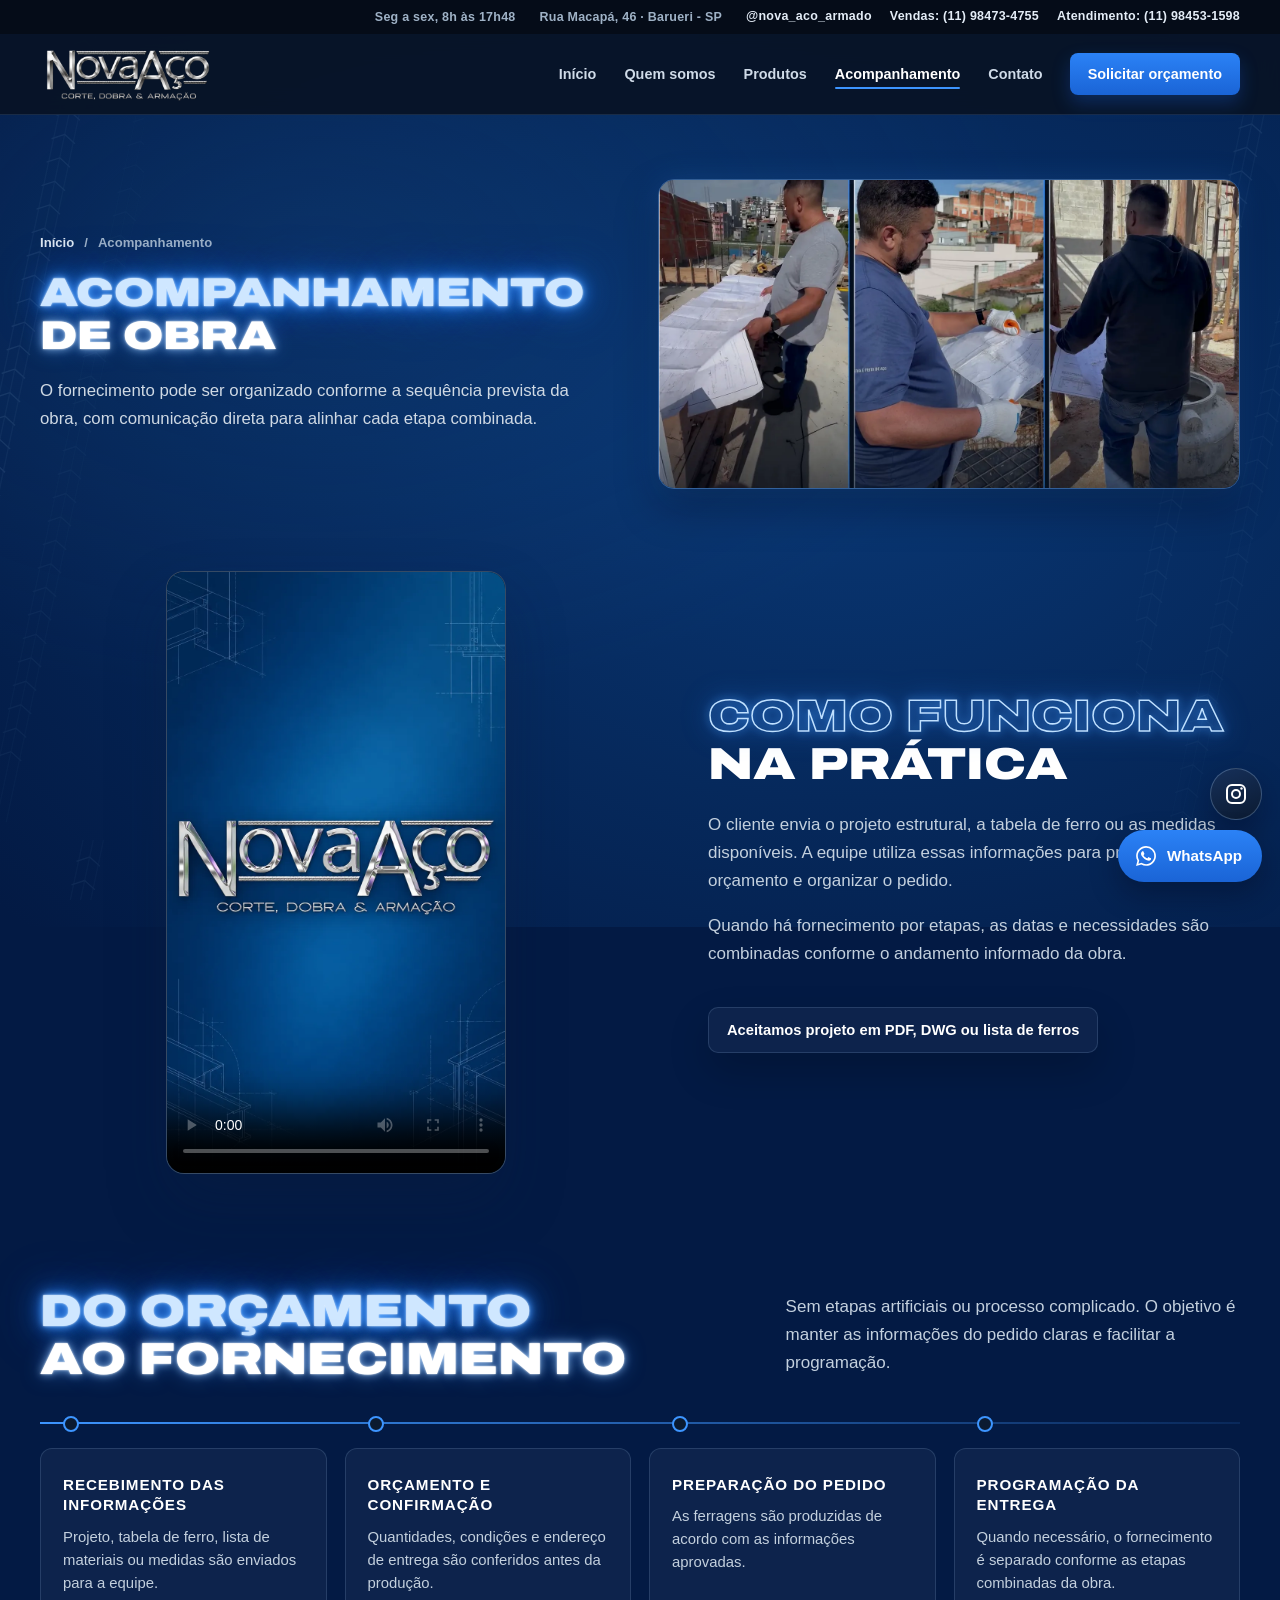
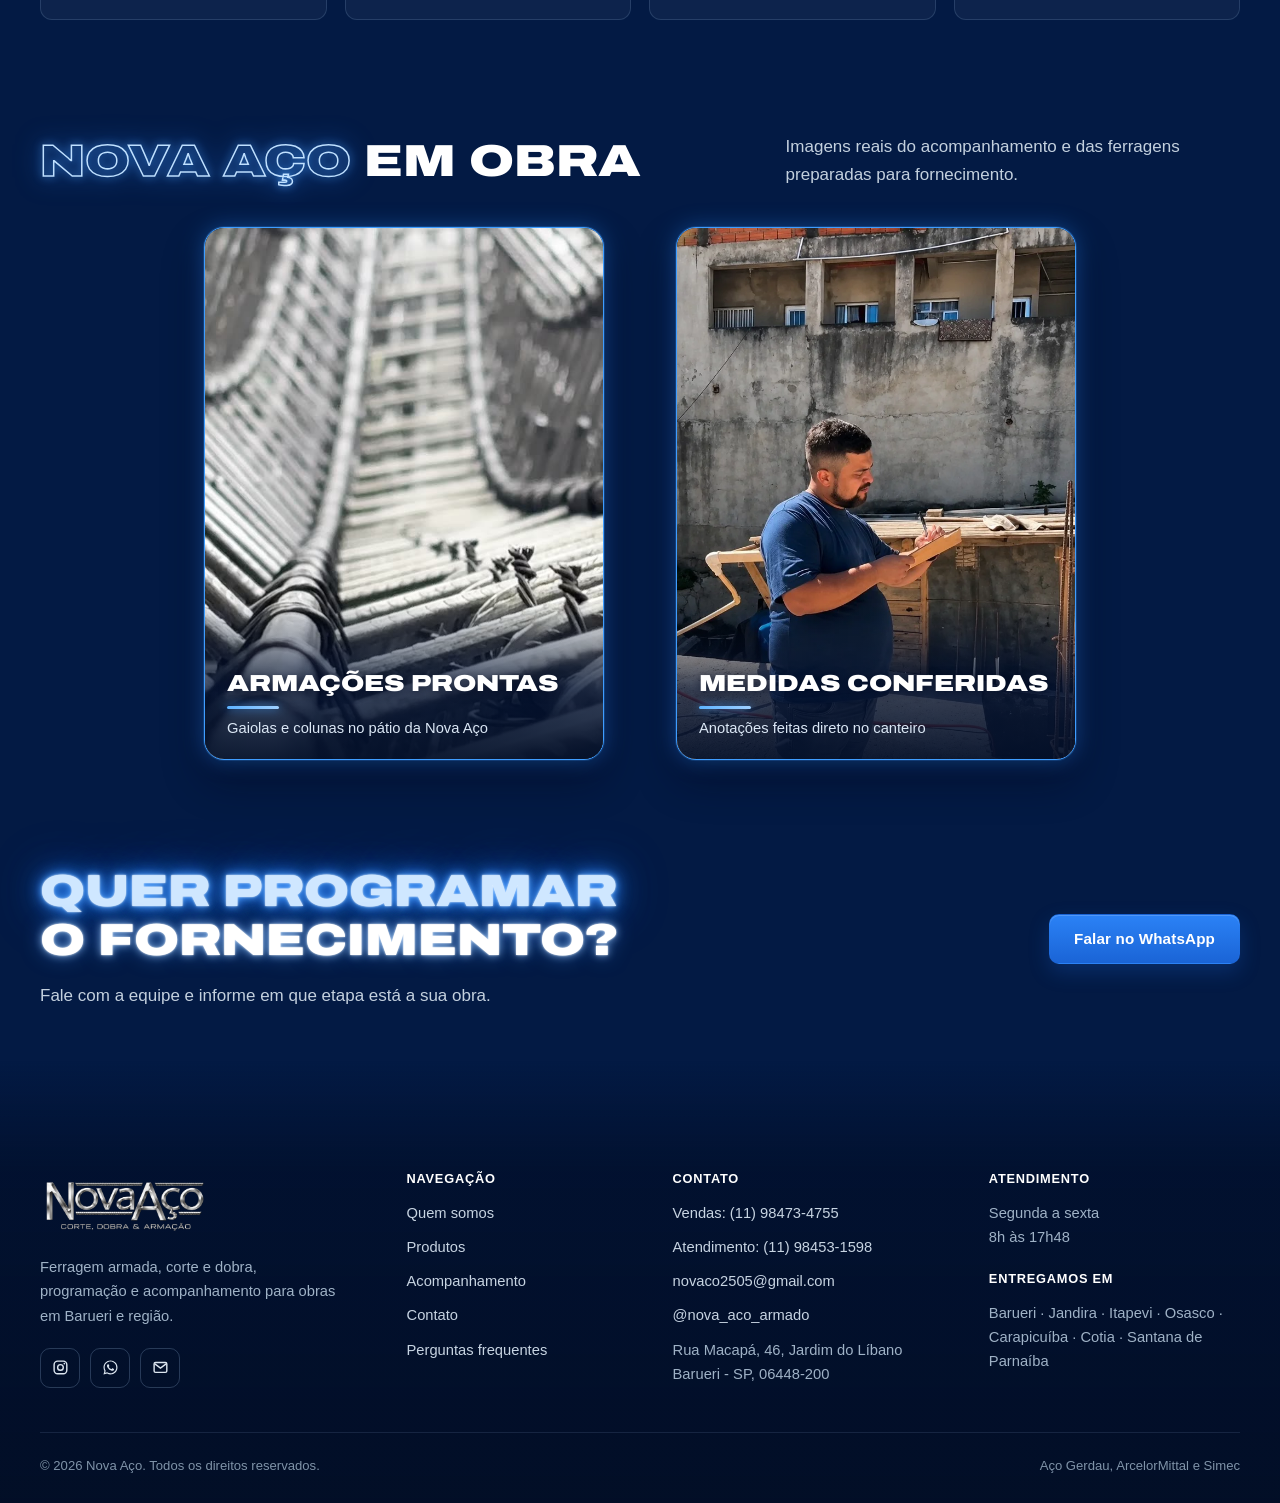
<file: acompanhamento/index.html>
<!doctype html>
<html lang="pt-BR"><head>
<!-- Google tag (gtag.js) -->
<script async src="https://www.googletagmanager.com/gtag/js?id=G-J5P18PEPCR"></script>
<script>
  window.dataLayer = window.dataLayer || [];
  function gtag(){dataLayer.push(arguments);}
  gtag('js', new Date());

  gtag('config', 'G-J5P18PEPCR');
</script>

<meta charset="utf-8">
<meta name="viewport" content="width=device-width, initial-scale=1">
<meta name="description" content="Veja como funciona a programação por etapa e o acompanhamento do fornecimento de ferragens da Nova Aço em Barueri e região.">
<meta name="robots" content="index,follow">
<meta name="theme-color" content="#081629">
<meta name="google-site-verification" content="-BxmAj7kSUF6eF3E8H7EFRy5LlKnR6vmizFsvWg_J3s">
<meta name="google-site-verification" content="6TGfyHFEwu5vu9EIpKf6PgMKn3u1nhk4sILbtkqJKhs">
<title>Acompanhamento e Programação | Nova Aço</title>
<link rel="canonical" href="https://novaacoarmado.com.br/acompanhamento/">
<meta property="og:locale" content="pt_BR">
<meta property="og:type" content="website">
<meta property="og:site_name" content="Nova Aço">
<meta property="og:title" content="Acompanhamento e Programação | Nova Aço">
<meta property="og:description" content="Veja como funciona a programação por etapa e o acompanhamento do fornecimento de ferragens da Nova Aço em Barueri e região.">
<meta property="og:url" content="https://novaacoarmado.com.br/acompanhamento/">
<meta property="og:image" content="https://novaacoarmado.com.br/assets/capa-nova-aco.png">
<meta name="twitter:card" content="summary_large_image">
<link rel="preconnect" href="https://fonts.googleapis.com">
<link rel="preconnect" href="https://fonts.gstatic.com" crossorigin>
<link href="https://fonts.googleapis.com/css2?family=Archivo:wdth,wght@125,800;125,900&display=swap" rel="stylesheet">
<link rel="icon" type="image/png" sizes="192x192" href="/assets/favicon-nova-aco.png?v=20261002">
<link rel="icon" type="image/png" sizes="192x192" href="/assets/img/favicon-192.png?v=20261002">
<link rel="apple-touch-icon" href="/assets/favicon-nova-aco.png?v=20261002">
<link rel="preload" as="image" href="/assets/img/logo-nova-aco.webp">
<link rel="preload" as="image" type="image/webp" href="/assets/img/capa-acompanhamento-m.webp">
<link rel="stylesheet" href="/assets/site.css?v=20261104-marcas">
<script>document.documentElement.classList.add('js');(function(){function f(){if(!window.NA_READY)document.documentElement.classList.add('no-reveal')}document.addEventListener('DOMContentLoaded',f);setTimeout(f,8000)})()</script>
<script type="application/ld+json">{"@context": "https://schema.org", "@type": "LocalBusiness", "name": "Nova Aço", "url": "https://novaacoarmado.com.br/", "image": "https://novaacoarmado.com.br/assets/capa-nova-aco.png", "logo": "https://novaacoarmado.com.br/assets/img/logo-nova-aco.png", "telephone": "+5511984531598", "contactPoint": {"@type": "ContactPoint", "telephone": "+5511984734755", "contactType": "sales"}, "email": "novaco2505@gmail.com", "address": {"@type": "PostalAddress", "streetAddress": "Rua Macapá, 46 - Jardim do Líbano", "addressLocality": "Barueri", "addressRegion": "SP", "postalCode": "06448-200", "addressCountry": "BR"}, "openingHoursSpecification": [{"@type": "OpeningHoursSpecification", "dayOfWeek": ["Monday", "Tuesday", "Wednesday", "Thursday", "Friday"], "opens": "08:00", "closes": "17:48"}], "areaServed": ["Barueri", "Jandira", "Itapevi", "Osasco", "Carapicuíba", "Cotia", "Santana de Parnaíba"], "sameAs": ["https://www.instagram.com/nova_aco_armado/"], "brand": [{"@type": "Brand", "name": "Gerdau"}, {"@type": "Brand", "name": "ArcelorMittal"}, {"@type": "Brand", "name": "Simec"}]}</script>
</head><body>
<a class="skip-link" href="#conteudo">Pular para o conteúdo</a>
<div class="topbar"><div class="container topbar-inner">
  <span>Seg a sex, 8h às 17h48</span>
  <span class="topbar-hide">Rua Macapá, 46 · Barueri - SP</span>
  <span class="topbar-links"><a class="topbar-hide" href="https://www.instagram.com/nova_aco_armado/" target="_blank" rel="noopener">@nova_aco_armado</a><a href="https://wa.me/5511984734755" target="_blank" rel="noopener">Vendas: (11) 98473-4755</a><a href="https://wa.me/5511984531598" target="_blank" rel="noopener">Atendimento: (11) 98453-1598</a></span>
</div></div>
<header class="site-header" data-header>
  <div class="container nav">
    <a class="brand" href="/" aria-label="Nova Aço - início"><img src="/assets/img/logo-nova-aco.webp" alt="Nova Aço - corte, dobra e armação" width="520" height="207"></a>
    <nav class="nav-links" id="menu-principal" aria-label="Navegação principal">
      <a href="/">Início</a><a href="/quem-somos/">Quem somos</a><a href="/produtos/">Produtos</a><a href="/acompanhamento/" aria-current="page">Acompanhamento</a><a href="/contato/">Contato</a>
      <a class="nav-cta" href="https://wa.me/5511984734755?text=Ol%C3%A1%20Nova%20A%C3%A7o%21%20Gostaria%20de%20solicitar%20um%20or%C3%A7amento." target="_blank" rel="noopener">Solicitar orçamento</a>
    </nav>
    <button class="menu-button" type="button" aria-expanded="false" aria-controls="menu-principal" aria-label="Abrir menu"><svg viewBox="0 0 24 24" aria-hidden="true" class="ico"><path d="M4 7h16M4 12h16M4 17h16" stroke="currentColor" stroke-width="2.2" stroke-linecap="round"/></svg><span>Menu</span></button>
  </div>
</header>
<main id="conteudo">
  <section class="page-hero">
    <div class="container ph-grid">
      <div class="ph-inner">
        <nav class="crumbs" aria-label="Você está em"><a href="/">Início</a><span aria-hidden="true">/</span><span>Acompanhamento</span></nav>
        <h1 class="tt tt-led" aria-label="Acompanhamento de obra"><span class="tl tb" data-t="Acompanhamento"><span class="f">Acompanhamento</span></span> <span class="tl ts" data-t="de obra"><span class="f">de obra</span></span></h1>
        <p class="page-hero-text">O fornecimento pode ser organizado conforme a sequência prevista da obra, com comunicação direta para alinhar cada etapa combinada.</p>
      </div>
      <picture class="ph-art"><source type="image/webp" srcset="/assets/img/capa-acompanhamento-m.webp"><img src="/assets/img/capa-acompanhamento-m.jpg" alt="Equipe da Nova Aço conferindo projetos em obra" width="1500" height="800" fetchpriority="high"></picture>
    </div>
  </section>
  <section class="section tone-dark tone-alt"><div class="container content-split">
    <div class="process-video reveal"><div class="video-frame"><video controls playsinline preload="metadata" poster="/assets/img/capa-logo-azul.webp"><source src="/assets/video-nova-aco-atual.mp4" type="video/mp4">Seu navegador não suporta vídeo HTML5.</video></div></div>
    <div class="copy reveal"><h2 class="tt tt-vaz" aria-label="Como funciona na prática"><span class="tl tb" data-t="Como funciona"><span class="f">Como funciona</span></span> <span class="tl ts" data-t="na prática"><span class="f">na prática</span></span></h2><p>O cliente envia o projeto estrutural, a tabela de ferro ou as medidas disponíveis. A equipe utiliza essas informações para preparar o orçamento e organizar o pedido.</p><p>Quando há fornecimento por etapas, as datas e necessidades são combinadas conforme o andamento informado da obra.</p>
      <p class="hours-pill">Aceitamos projeto em PDF, DWG ou lista de ferros</p></div>
  </div></section>
  <section class="section tone-dark"><div class="container">
    <div class="section-head reveal"><div><h2 class="tt tt-led" aria-label="Do orçamento ao fornecimento"><span class="tl tb" data-t="Do orçamento"><span class="f">Do orçamento</span></span> <span class="tl ts" data-t="ao fornecimento"><span class="f">ao fornecimento</span></span></h2></div><p>Sem etapas artificiais ou processo complicado. O objetivo é manter as informações do pedido claras e facilitar a programação.</p></div>
    <ol class="steps stagger">
      <li class="step reveal"><strong>Recebimento das informações</strong><p>Projeto, tabela de ferro, lista de materiais ou medidas são enviados para a equipe.</p></li>
      <li class="step reveal"><strong>Orçamento e confirmação</strong><p>Quantidades, condições e endereço de entrega são conferidos antes da produção.</p></li>
      <li class="step reveal"><strong>Preparação do pedido</strong><p>As ferragens são produzidas de acordo com as informações aprovadas.</p></li>
      <li class="step reveal"><strong>Programação da entrega</strong><p>Quando necessário, o fornecimento é separado conforme as etapas combinadas da obra.</p></li>
    </ol>
  </div></section>
  <section class="section tone-dark tone-alt"><div class="container"><div class="section-head reveal"><div><h2 class="tt tt-vaz" aria-label="Nova Aço em obra"><span class="tl tb" data-t="Nova Aço"><span class="f">Nova Aço</span></span> <span class="tl ts" data-t="em obra"><span class="f">em obra</span></span></h2></div><p>Imagens reais do acompanhamento e das ferragens preparadas para fornecimento.</p></div>
    <div class="gallery-pair"><figure class="photo-frame frame-a pic-card reveal"><video class="frame-video" src="/assets/armacoes-patio-nova-aco.mp4" poster="/assets/armacoes-patio-nova-aco.jpg" muted loop playsinline autoplay preload="metadata" aria-label="Gaiolas e colunas armadas no pátio da Nova Aço"></video><figcaption class="pic-cap"><strong>Armações prontas</strong><span>Gaiolas e colunas no pátio da Nova Aço</span></figcaption></figure><figure class="photo-frame frame-b pic-card reveal"><img src="/assets/img/foto-prancheta-obra.webp" srcset="/assets/img/foto-prancheta-obra-sm.webp 454w, /assets/img/foto-prancheta-obra.webp 727w" sizes="(max-width: 700px) 90vw, 40vw" alt="Equipe da Nova Aço anotando as medidas na obra" width="727" height="1024" loading="lazy" decoding="async"><figcaption class="pic-cap"><strong>Medidas conferidas</strong><span>Anotações feitas direto no canteiro</span></figcaption></figure></div></div></section>
  <section class="cta-band tone-dark"><div class="container cta-inner"><div class="cta-copy"><h2 class="tt tt-led" aria-label="Quer programar o fornecimento?"><span class="tl tb" data-t="Quer programar"><span class="f">Quer programar</span></span> <span class="tl ts" data-t="o fornecimento?"><span class="f">o fornecimento?</span></span></h2><p>Fale com a equipe e informe em que etapa está a sua obra.</p></div><a class="btn btn-accent" href="https://wa.me/5511984734755?text=Ol%C3%A1%20Nova%20A%C3%A7o%21%20Quero%20falar%20sobre%20programa%C3%A7%C3%A3o%20e%20acompanhamento." target="_blank" rel="noopener">Falar no WhatsApp</a></div></section>
</main>
<footer class="site-footer">
  <div class="container">
    <div class="footer-top">
      <div class="footer-brand"><img src="/assets/img/logo-nova-aco.webp" alt="Nova Aço" width="520" height="207" loading="lazy"><p>Ferragem armada, corte e dobra, programação e acompanhamento para obras em Barueri e região.</p>
        <div class="footer-social"><a href="https://www.instagram.com/nova_aco_armado/" target="_blank" rel="noopener" aria-label="Instagram da Nova Aço"><svg viewBox="0 0 24 24" aria-hidden="true" class="ico"><rect x="3" y="3" width="18" height="18" rx="5" fill="none" stroke="currentColor" stroke-width="2"/><circle cx="12" cy="12" r="4" fill="none" stroke="currentColor" stroke-width="2"/><circle cx="17.5" cy="6.5" r="1.2" fill="currentColor"/></svg></a><a href="https://wa.me/5511984734755" target="_blank" rel="noopener" aria-label="WhatsApp da Nova Aço"><svg viewBox="0 0 24 24" aria-hidden="true" class="ico"><path fill="currentColor" d="M19.05 4.91A9.82 9.82 0 0 0 12.04 2C6.58 2 2.13 6.45 2.13 11.91c0 1.75.46 3.45 1.32 4.95L2.05 22l5.25-1.38a9.9 9.9 0 0 0 4.74 1.21h.01c5.46 0 9.91-4.45 9.91-9.91 0-2.65-1.03-5.14-2.91-7.01Zm-7.01 15.24h-.01a8.2 8.2 0 0 1-4.19-1.15l-.3-.18-3.12.82.83-3.04-.2-.31a8.2 8.2 0 0 1-1.26-4.38c0-4.54 3.7-8.23 8.24-8.23 2.2 0 4.27.86 5.82 2.42a8.18 8.18 0 0 1 2.41 5.82c0 4.54-3.7 8.23-8.22 8.23Zm4.52-6.16c-.25-.12-1.47-.72-1.69-.81-.23-.08-.39-.12-.56.13-.16.24-.64.8-.78.97-.14.16-.29.18-.54.06-.25-.12-1.05-.39-1.99-1.23-.74-.66-1.23-1.47-1.38-1.72-.14-.25-.01-.38.11-.5.11-.11.25-.29.37-.43.13-.15.17-.25.25-.41.08-.17.04-.31-.02-.43-.06-.12-.56-1.34-.76-1.84-.2-.48-.41-.42-.56-.43h-.48c-.17 0-.43.06-.66.31-.22.25-.86.85-.86 2.07 0 1.22.89 2.4 1.01 2.56.12.17 1.75 2.67 4.23 3.74.59.26 1.05.41 1.41.52.59.19 1.13.16 1.56.1.48-.07 1.47-.6 1.67-1.18.21-.58.21-1.07.14-1.18-.06-.1-.22-.16-.47-.28Z"/></svg></a><a href="mailto:novaco2505@gmail.com" aria-label="E-mail da Nova Aço"><svg viewBox="0 0 24 24" aria-hidden="true" class="ico"><rect x="3" y="5" width="18" height="14" rx="2" fill="none" stroke="currentColor" stroke-width="2"/><path d="m4 7 8 6 8-6" fill="none" stroke="currentColor" stroke-width="2"/></svg></a></div>
      </div>
      <div class="footer-col"><strong>Navegação</strong><a href="/quem-somos/">Quem somos</a><a href="/produtos/">Produtos</a><a href="/acompanhamento/">Acompanhamento</a><a href="/contato/">Contato</a><a href="/contato/#perguntas">Perguntas frequentes</a></div>
      <div class="footer-col"><strong>Contato</strong><a href="https://wa.me/5511984734755" target="_blank" rel="noopener">Vendas: (11) 98473-4755</a><a href="https://wa.me/5511984531598" target="_blank" rel="noopener">Atendimento: (11) 98453-1598</a><a href="mailto:novaco2505@gmail.com">novaco2505@gmail.com</a><a href="https://www.instagram.com/nova_aco_armado/" target="_blank" rel="noopener">@nova_aco_armado</a><p>Rua Macapá, 46, Jardim do Líbano<br>Barueri - SP, 06448-200</p></div>
      <div class="footer-col"><strong>Atendimento</strong><p>Segunda a sexta<br>8h às 17h48</p><strong class="mt">Entregamos em</strong><p>Barueri · Jandira · Itapevi · Osasco · Carapicuíba · Cotia · Santana de Parnaíba</p></div>
    </div>
    <div class="footer-bottom"><span>© 2026 Nova Aço. Todos os direitos reservados.</span><span>Aço Gerdau, ArcelorMittal e Simec</span></div>
  </div>
</footer>
<div class="fab-stack"><a class="fab fab-ig" href="https://www.instagram.com/nova_aco_armado/" target="_blank" rel="noopener" aria-label="Instagram da Nova Aço"><svg viewBox="0 0 24 24" aria-hidden="true" class="ico"><rect x="3" y="3" width="18" height="18" rx="5" fill="none" stroke="currentColor" stroke-width="2"/><circle cx="12" cy="12" r="4" fill="none" stroke="currentColor" stroke-width="2"/><circle cx="17.5" cy="6.5" r="1.2" fill="currentColor"/></svg></a><a class="fab fab-wa" href="https://wa.me/5511984734755?text=Ol%C3%A1%20Nova%20A%C3%A7o%21%20Gostaria%20de%20solicitar%20um%20or%C3%A7amento." target="_blank" rel="noopener" aria-label="Falar com a Nova Aço no WhatsApp"><svg viewBox="0 0 24 24" aria-hidden="true" class="ico"><path fill="currentColor" d="M19.05 4.91A9.82 9.82 0 0 0 12.04 2C6.58 2 2.13 6.45 2.13 11.91c0 1.75.46 3.45 1.32 4.95L2.05 22l5.25-1.38a9.9 9.9 0 0 0 4.74 1.21h.01c5.46 0 9.91-4.45 9.91-9.91 0-2.65-1.03-5.14-2.91-7.01Zm-7.01 15.24h-.01a8.2 8.2 0 0 1-4.19-1.15l-.3-.18-3.12.82.83-3.04-.2-.31a8.2 8.2 0 0 1-1.26-4.38c0-4.54 3.7-8.23 8.24-8.23 2.2 0 4.27.86 5.82 2.42a8.18 8.18 0 0 1 2.41 5.82c0 4.54-3.7 8.23-8.22 8.23Zm4.52-6.16c-.25-.12-1.47-.72-1.69-.81-.23-.08-.39-.12-.56.13-.16.24-.64.8-.78.97-.14.16-.29.18-.54.06-.25-.12-1.05-.39-1.99-1.23-.74-.66-1.23-1.47-1.38-1.72-.14-.25-.01-.38.11-.5.11-.11.25-.29.37-.43.13-.15.17-.25.25-.41.08-.17.04-.31-.02-.43-.06-.12-.56-1.34-.76-1.84-.2-.48-.41-.42-.56-.43h-.48c-.17 0-.43.06-.66.31-.22.25-.86.85-.86 2.07 0 1.22.89 2.4 1.01 2.56.12.17 1.75 2.67 4.23 3.74.59.26 1.05.41 1.41.52.59.19 1.13.16 1.56.1.48-.07 1.47-.6 1.67-1.18.21-.58.21-1.07.14-1.18-.06-.1-.22-.16-.47-.28Z"/></svg><span>WhatsApp</span></a></div>
<script src="/assets/site.js?v=20261104-vendas" defer></script>
</body></html>
</file>
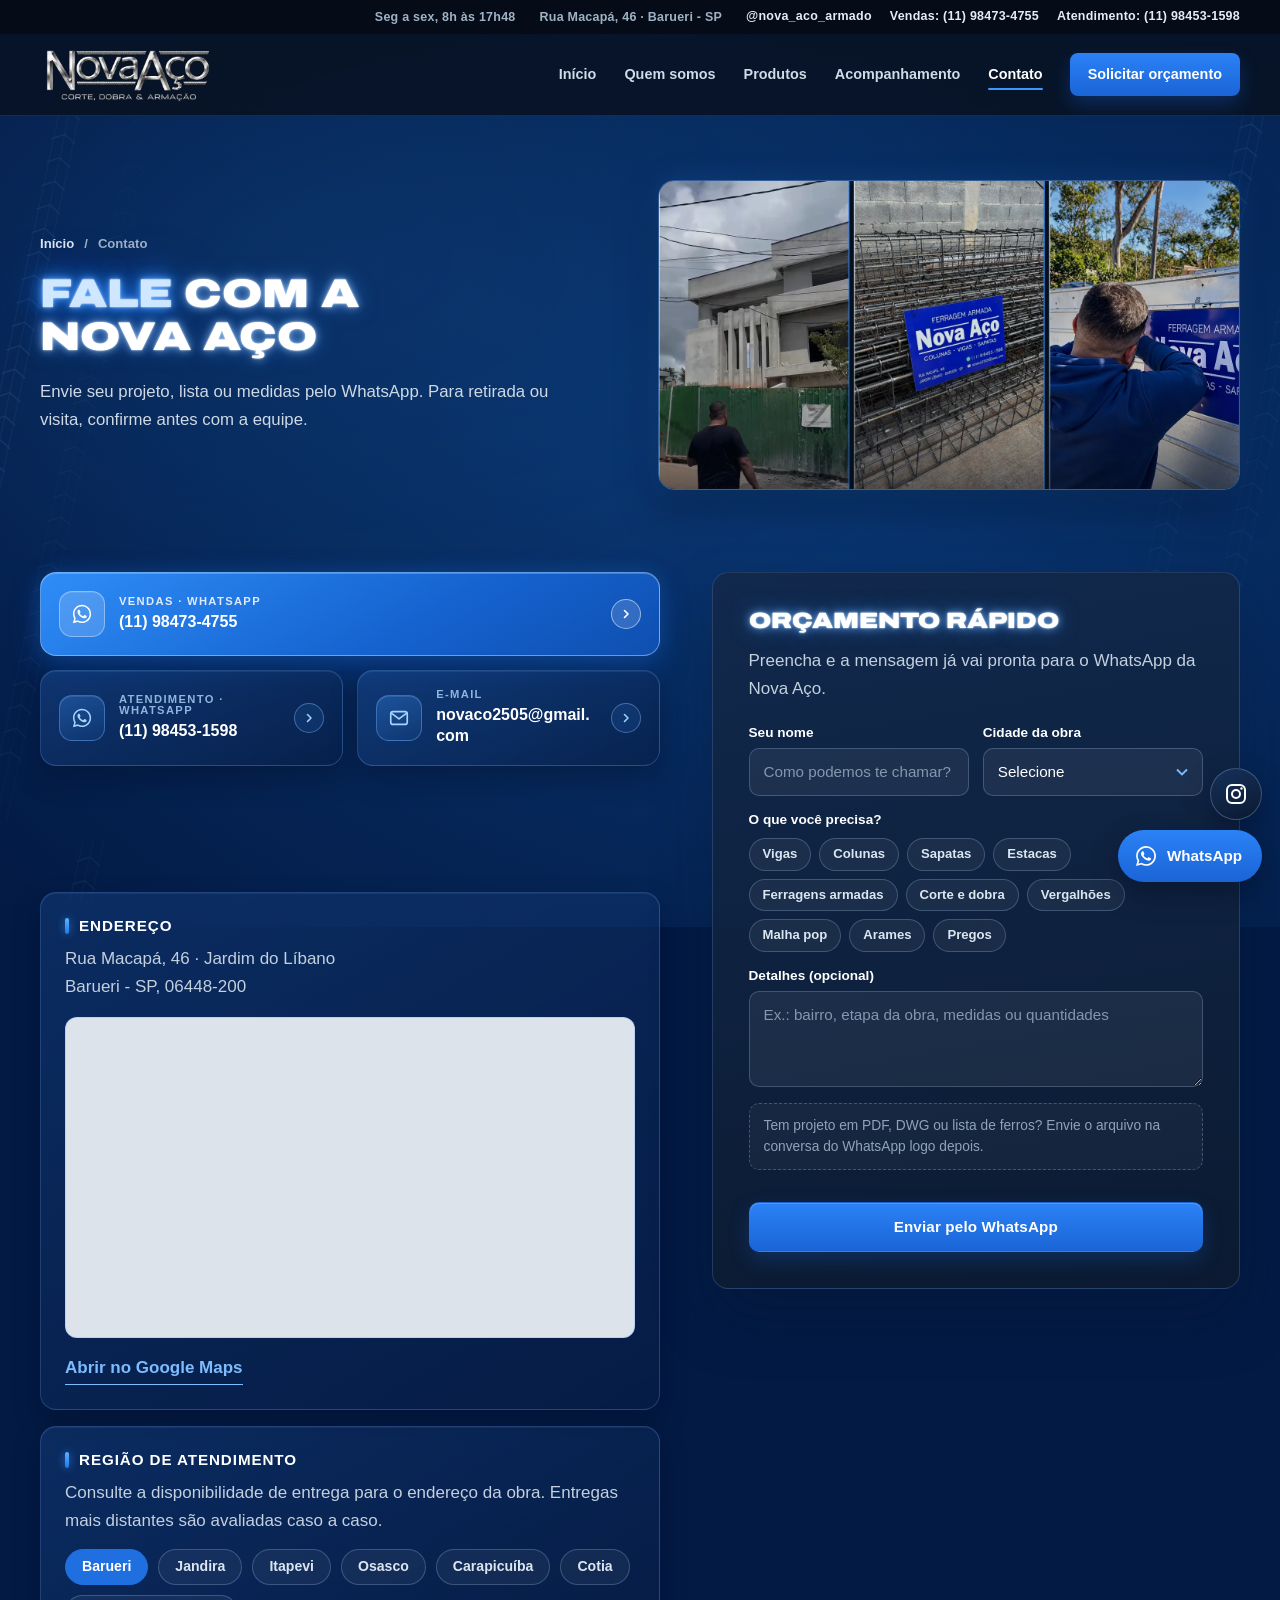
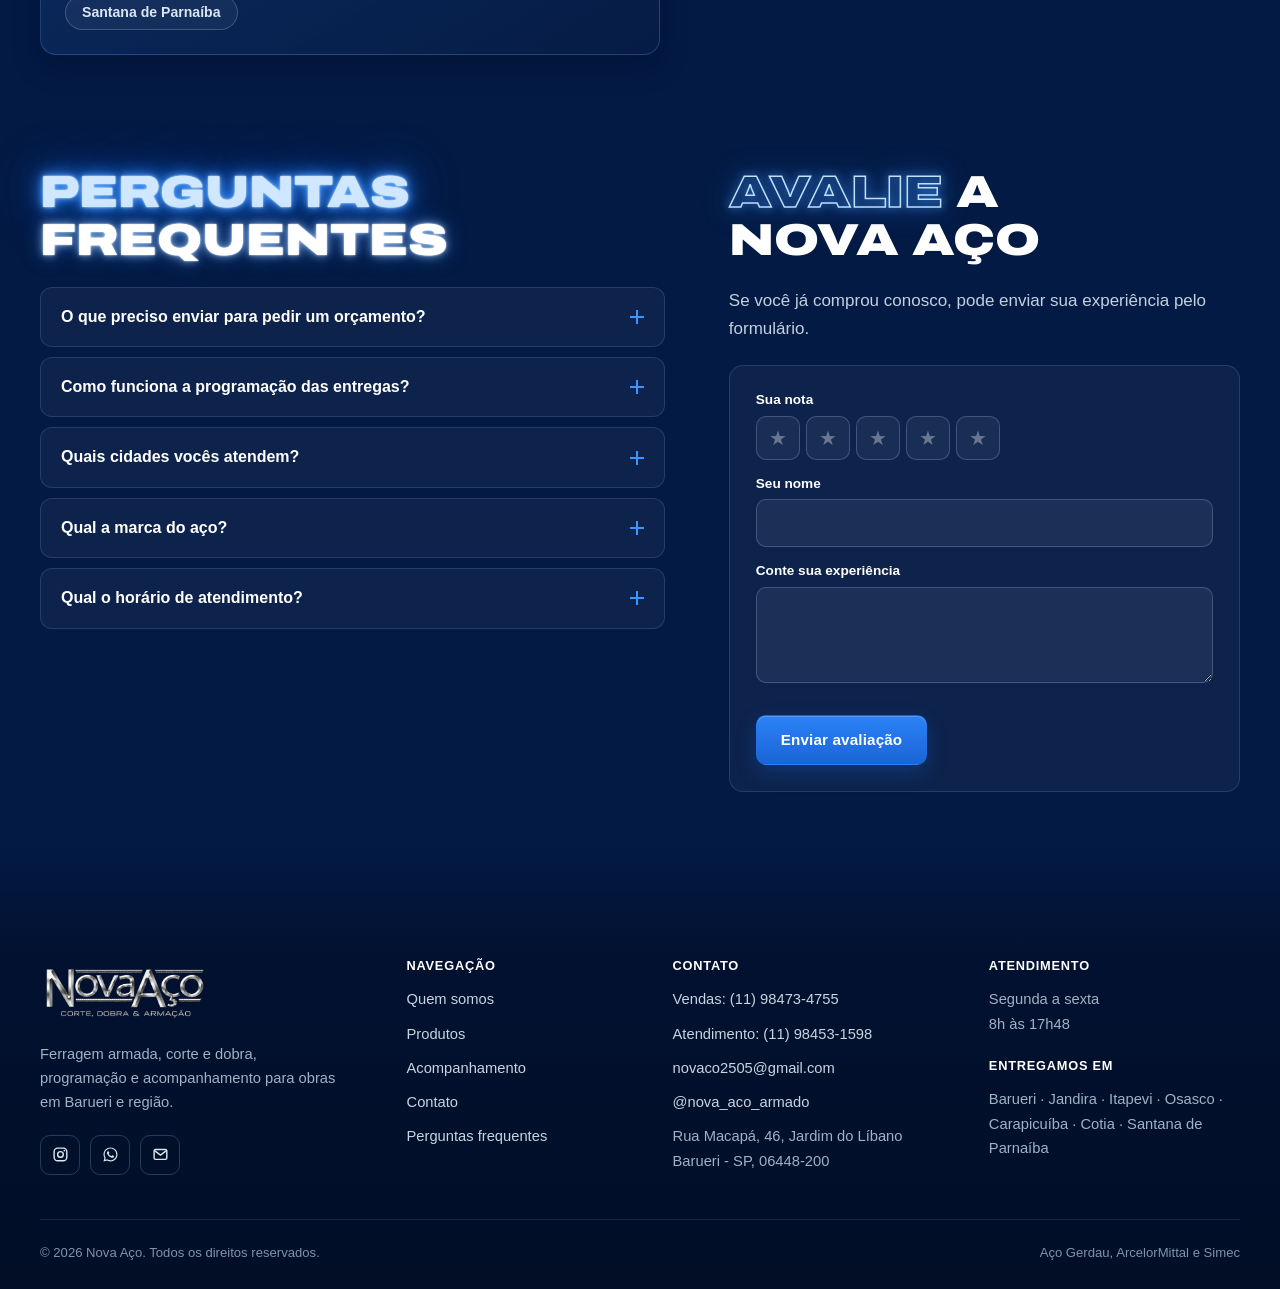
<file: contato/index.html>
<!doctype html>
<html lang="pt-BR"><head>
<!-- Google tag (gtag.js) -->
<script async src="https://www.googletagmanager.com/gtag/js?id=G-J5P18PEPCR"></script>
<script>
  window.dataLayer = window.dataLayer || [];
  function gtag(){dataLayer.push(arguments);}
  gtag('js', new Date());

  gtag('config', 'G-J5P18PEPCR');
</script>

<meta charset="utf-8">
<meta name="viewport" content="width=device-width, initial-scale=1">
<meta name="description" content="Fale com a Nova Aço em Barueri. Solicite orçamento de ferragens, consulte entrega, endereço, horários e região de atendimento.">
<meta name="robots" content="index,follow">
<meta name="theme-color" content="#081629">
<meta name="google-site-verification" content="-BxmAj7kSUF6eF3E8H7EFRy5LlKnR6vmizFsvWg_J3s">
<meta name="google-site-verification" content="6TGfyHFEwu5vu9EIpKf6PgMKn3u1nhk4sILbtkqJKhs">
<title>Contato | Nova Aço Barueri</title>
<link rel="canonical" href="https://novaacoarmado.com.br/contato/">
<meta property="og:locale" content="pt_BR">
<meta property="og:type" content="website">
<meta property="og:site_name" content="Nova Aço">
<meta property="og:title" content="Contato | Nova Aço Barueri">
<meta property="og:description" content="Fale com a Nova Aço em Barueri. Solicite orçamento de ferragens, consulte entrega, endereço, horários e região de atendimento.">
<meta property="og:url" content="https://novaacoarmado.com.br/contato/">
<meta property="og:image" content="https://novaacoarmado.com.br/assets/capa-nova-aco.png">
<meta name="twitter:card" content="summary_large_image">
<link rel="preconnect" href="https://fonts.googleapis.com">
<link rel="preconnect" href="https://fonts.gstatic.com" crossorigin>
<link href="https://fonts.googleapis.com/css2?family=Archivo:wdth,wght@125,800;125,900&display=swap" rel="stylesheet">
<link rel="icon" type="image/png" sizes="192x192" href="/assets/favicon-nova-aco.png?v=20261002">
<link rel="icon" type="image/png" sizes="192x192" href="/assets/img/favicon-192.png?v=20261002">
<link rel="apple-touch-icon" href="/assets/favicon-nova-aco.png?v=20261002">
<link rel="preload" as="image" href="/assets/img/logo-nova-aco.webp">
<link rel="preload" as="image" type="image/webp" href="/assets/img/capa-contato-m.webp">
<link rel="stylesheet" href="/assets/site.css?v=20261104-marcas">
<script>document.documentElement.classList.add('js');(function(){function f(){if(!window.NA_READY)document.documentElement.classList.add('no-reveal')}document.addEventListener('DOMContentLoaded',f);setTimeout(f,8000)})()</script>
<script type="application/ld+json">{"@context": "https://schema.org", "@type": "LocalBusiness", "name": "Nova Aço", "url": "https://novaacoarmado.com.br/", "image": "https://novaacoarmado.com.br/assets/capa-nova-aco.png", "logo": "https://novaacoarmado.com.br/assets/img/logo-nova-aco.png", "telephone": "+5511984531598", "contactPoint": {"@type": "ContactPoint", "telephone": "+5511984734755", "contactType": "sales"}, "email": "novaco2505@gmail.com", "address": {"@type": "PostalAddress", "streetAddress": "Rua Macapá, 46 - Jardim do Líbano", "addressLocality": "Barueri", "addressRegion": "SP", "postalCode": "06448-200", "addressCountry": "BR"}, "openingHoursSpecification": [{"@type": "OpeningHoursSpecification", "dayOfWeek": ["Monday", "Tuesday", "Wednesday", "Thursday", "Friday"], "opens": "08:00", "closes": "17:48"}], "areaServed": ["Barueri", "Jandira", "Itapevi", "Osasco", "Carapicuíba", "Cotia", "Santana de Parnaíba"], "sameAs": ["https://www.instagram.com/nova_aco_armado/"], "brand": [{"@type": "Brand", "name": "Gerdau"}, {"@type": "Brand", "name": "ArcelorMittal"}, {"@type": "Brand", "name": "Simec"}]}</script>
<script type="application/ld+json">{"@context": "https://schema.org", "@type": "FAQPage", "mainEntity": [{"@type": "Question", "name": "O que preciso enviar para pedir um orçamento?", "acceptedAnswer": {"@type": "Answer", "text": "Envie pelo WhatsApp o projeto estrutural em PDF ou DWG, a tabela de ferro ou uma lista com materiais, medidas e quantidades. Informe também o endereço da obra."}}, {"@type": "Question", "name": "Como funciona a programação das entregas?", "acceptedAnswer": {"@type": "Answer", "text": "Informe as etapas previstas da obra e quando os materiais serão necessários. A equipe verifica a produção e combina o fornecimento."}}, {"@type": "Question", "name": "Quais cidades vocês atendem?", "acceptedAnswer": {"@type": "Answer", "text": "Barueri, Jandira, Itapevi, Osasco, Carapicuíba, Cotia e Santana de Parnaíba. Entregas mais distantes são avaliadas caso a caso."}}, {"@type": "Question", "name": "Qual a marca do aço?", "acceptedAnswer": {"@type": "Answer", "text": "Trabalhamos com material de qualidade das marcas Gerdau, ArcelorMittal e Simec."}}, {"@type": "Question", "name": "Qual o horário de atendimento?", "acceptedAnswer": {"@type": "Answer", "text": "Segunda a sexta, das 8h às 17h48. Para visitas e retirada de material, confirme antes com a equipe."}}]}</script>
</head><body>
<a class="skip-link" href="#conteudo">Pular para o conteúdo</a>
<div class="topbar"><div class="container topbar-inner">
  <span>Seg a sex, 8h às 17h48</span>
  <span class="topbar-hide">Rua Macapá, 46 · Barueri - SP</span>
  <span class="topbar-links"><a class="topbar-hide" href="https://www.instagram.com/nova_aco_armado/" target="_blank" rel="noopener">@nova_aco_armado</a><a href="https://wa.me/5511984734755" target="_blank" rel="noopener">Vendas: (11) 98473-4755</a><a href="https://wa.me/5511984531598" target="_blank" rel="noopener">Atendimento: (11) 98453-1598</a></span>
</div></div>
<header class="site-header" data-header>
  <div class="container nav">
    <a class="brand" href="/" aria-label="Nova Aço - início"><img src="/assets/img/logo-nova-aco.webp" alt="Nova Aço - corte, dobra e armação" width="520" height="207"></a>
    <nav class="nav-links" id="menu-principal" aria-label="Navegação principal">
      <a href="/">Início</a><a href="/quem-somos/">Quem somos</a><a href="/produtos/">Produtos</a><a href="/acompanhamento/">Acompanhamento</a><a href="/contato/" aria-current="page">Contato</a>
      <a class="nav-cta" href="https://wa.me/5511984734755?text=Ol%C3%A1%20Nova%20A%C3%A7o%21%20Gostaria%20de%20solicitar%20um%20or%C3%A7amento." target="_blank" rel="noopener">Solicitar orçamento</a>
    </nav>
    <button class="menu-button" type="button" aria-expanded="false" aria-controls="menu-principal" aria-label="Abrir menu"><svg viewBox="0 0 24 24" aria-hidden="true" class="ico"><path d="M4 7h16M4 12h16M4 17h16" stroke="currentColor" stroke-width="2.2" stroke-linecap="round"/></svg><span>Menu</span></button>
  </div>
</header>
<main id="conteudo">
  <section class="page-hero">
    <div class="container ph-grid">
      <div class="ph-inner">
        <nav class="crumbs" aria-label="Você está em"><a href="/">Início</a><span aria-hidden="true">/</span><span>Contato</span></nav>
        <h1 class="tt tt-led" aria-label="Fale com a Nova Aço"><span class="tl tb" data-t="Fale"><span class="f">Fale</span></span> <span class="tl ts" data-t="com a Nova Aço"><span class="f">com a Nova Aço</span></span></h1>
        <p class="page-hero-text">Envie seu projeto, lista ou medidas pelo WhatsApp. Para retirada ou visita, confirme antes com a equipe.</p>
      </div>
      <picture class="ph-art"><source type="image/webp" srcset="/assets/img/capa-contato-m.webp"><img src="/assets/img/capa-contato-m.jpg" alt="Visita à obra, placa da Nova Aço com telefone e pátio de ferragens" width="1500" height="800" fetchpriority="high"></picture>
    </div>
  </section>
  <section class="section tone-dark tone-alt"><div class="container contact-grid">
    <div class="contact-main">
      <div class="contact-cards" data-reveal-group>
        <a class="contact-card highlight contact-card-sales" href="https://wa.me/5511984734755?text=Ol%C3%A1%20Nova%20A%C3%A7o%21%20Gostaria%20de%20solicitar%20um%20or%C3%A7amento." target="_blank" rel="noopener"><span class="cc-ico" aria-hidden="true"><svg viewBox="0 0 24 24"><path fill="currentColor" d="M19.05 4.91A9.82 9.82 0 0 0 12.04 2C6.58 2 2.13 6.45 2.13 11.91c0 1.75.46 3.45 1.32 4.95L2.05 22l5.25-1.38a9.9 9.9 0 0 0 4.74 1.21h.01c5.46 0 9.91-4.45 9.91-9.91 0-2.65-1.03-5.14-2.91-7.01Zm-7.01 15.24h-.01a8.2 8.2 0 0 1-4.19-1.15l-.3-.18-3.12.82.83-3.04-.2-.31a8.2 8.2 0 0 1-1.26-4.38c0-4.54 3.7-8.23 8.24-8.23 2.2 0 4.27.86 5.82 2.42a8.18 8.18 0 0 1 2.41 5.82c0 4.54-3.7 8.23-8.22 8.23Zm4.52-6.16c-.25-.12-1.47-.72-1.69-.81-.23-.08-.39-.12-.56.13-.16.24-.64.8-.78.97-.14.16-.29.18-.54.06-.25-.12-1.05-.39-1.99-1.23-.74-.66-1.23-1.47-1.38-1.72-.14-.25-.01-.38.11-.5.11-.11.25-.29.37-.43.13-.15.17-.25.25-.41.08-.17.04-.31-.02-.43-.06-.12-.56-1.34-.76-1.84-.2-.48-.41-.42-.56-.43h-.48c-.17 0-.43.06-.66.31-.22.25-.86.85-.86 2.07 0 1.22.89 2.4 1.01 2.56.12.17 1.75 2.67 4.23 3.74.59.26 1.05.41 1.41.52.59.19 1.13.16 1.56.1.48-.07 1.47-.6 1.67-1.18.21-.58.21-1.07.14-1.18-.06-.1-.22-.16-.47-.28Z"/></svg></span><span class="cc-text"><span class="cc-label">Vendas · WhatsApp</span><strong>(11) 98473-4755</strong></span></a>
        <a class="contact-card" href="https://wa.me/5511984531598?text=Ol%C3%A1%20Nova%20A%C3%A7o%21%20Gostaria%20de%20solicitar%20um%20or%C3%A7amento." target="_blank" rel="noopener"><span class="cc-ico" aria-hidden="true"><svg viewBox="0 0 24 24"><path fill="currentColor" d="M19.05 4.91A9.82 9.82 0 0 0 12.04 2C6.58 2 2.13 6.45 2.13 11.91c0 1.75.46 3.45 1.32 4.95L2.05 22l5.25-1.38a9.9 9.9 0 0 0 4.74 1.21h.01c5.46 0 9.91-4.45 9.91-9.91 0-2.65-1.03-5.14-2.91-7.01Zm-7.01 15.24h-.01a8.2 8.2 0 0 1-4.19-1.15l-.3-.18-3.12.82.83-3.04-.2-.31a8.2 8.2 0 0 1-1.26-4.38c0-4.54 3.7-8.23 8.24-8.23 2.2 0 4.27.86 5.82 2.42a8.18 8.18 0 0 1 2.41 5.82c0 4.54-3.7 8.23-8.22 8.23Zm4.52-6.16c-.25-.12-1.47-.72-1.69-.81-.23-.08-.39-.12-.56.13-.16.24-.64.8-.78.97-.14.16-.29.18-.54.06-.25-.12-1.05-.39-1.99-1.23-.74-.66-1.23-1.47-1.38-1.72-.14-.25-.01-.38.11-.5.11-.11.25-.29.37-.43.13-.15.17-.25.25-.41.08-.17.04-.31-.02-.43-.06-.12-.56-1.34-.76-1.84-.2-.48-.41-.42-.56-.43h-.48c-.17 0-.43.06-.66.31-.22.25-.86.85-.86 2.07 0 1.22.89 2.4 1.01 2.56.12.17 1.75 2.67 4.23 3.74.59.26 1.05.41 1.41.52.59.19 1.13.16 1.56.1.48-.07 1.47-.6 1.67-1.18.21-.58.21-1.07.14-1.18-.06-.1-.22-.16-.47-.28Z"/></svg></span><span class="cc-text"><span class="cc-label">Atendimento · WhatsApp</span><strong>(11) 98453-1598</strong></span></a>
        <a class="contact-card" href="mailto:novaco2505@gmail.com"><span class="cc-ico" aria-hidden="true"><svg viewBox="0 0 24 24" fill="none" stroke="currentColor" stroke-width="1.8" stroke-linecap="round" stroke-linejoin="round"><rect x="3" y="5" width="18" height="14" rx="2.5"/><path d="m4 7 8 6 8-6"/></svg></span><span class="cc-text"><span class="cc-label">E-mail</span><strong>novaco2505@gmail.com</strong></span></a>
        <a class="contact-card" href="https://www.instagram.com/nova_aco_armado/" target="_blank" rel="noopener"><span class="cc-ico" aria-hidden="true"><svg viewBox="0 0 24 24" fill="none" stroke="currentColor" stroke-width="1.8"><rect x="3.5" y="3.5" width="17" height="17" rx="5"/><circle cx="12" cy="12" r="4"/><circle cx="17.2" cy="6.8" r="1" fill="currentColor" stroke="none"/></svg></span><span class="cc-text"><span class="cc-label">Instagram</span><strong>@nova_aco_armado</strong></span></a>
        <div class="contact-card static"><span class="cc-ico" aria-hidden="true"><svg viewBox="0 0 24 24" fill="none" stroke="currentColor" stroke-width="1.8" stroke-linecap="round"><circle cx="12" cy="12" r="8.5"/><path d="M12 7.5V12l3 2"/></svg></span><span class="cc-text"><span class="cc-label">Horário</span><strong>Segunda a sexta, 8h às 17h48</strong></span></div>
      </div>
      <div class="contact-block"><h3>Endereço</h3><p>Rua Macapá, 46 · Jardim do Líbano<br>Barueri - SP, 06448-200</p>
        <div class="map-wrap"><iframe title="Mapa da Nova Aço em Barueri" src="https://maps.google.com/maps?q=Rua%20Macap%C3%A1%2C%2046%20-%20Jardim%20do%20L%C3%ADbano%2C%20Barueri%20-%20SP%2C%2006448-200&z=16&output=embed" loading="lazy" referrerpolicy="no-referrer-when-downgrade"></iframe></div>
        <a class="text-link" href="https://www.google.com/maps/search/?api=1&query=Rua+Macapá+46+Jardim+do+Líbano+Barueri+SP" target="_blank" rel="noopener">Abrir no Google Maps</a></div>
      <div class="contact-block"><h3>Região de atendimento</h3><p>Consulte a disponibilidade de entrega para o endereço da obra. Entregas mais distantes são avaliadas caso a caso.</p><ul class="city-chips"><li>Barueri</li><li>Jandira</li><li>Itapevi</li><li>Osasco</li><li>Carapicuíba</li><li>Cotia</li><li>Santana de Parnaíba</li></ul></div>
    </div>
    <div class="contact-side"><div class="quote-card" id="orcamento"><h3 class="tt tt-sm" aria-label="Orçamento rápido"><span class="tl tb" data-t="Orçamento rápido"><span class="f">Orçamento rápido</span></span></h3><p>Preencha e a mensagem já vai pronta para o WhatsApp da Nova Aço.</p><form class="quote-form" data-quote-form id="orcamento-contato" novalidate>
      <div class="form-grid">
        <label>Seu nome<input name="nome" type="text" autocomplete="name" maxlength="80" required placeholder="Como podemos te chamar?"></label>
        <label>Cidade da obra<select name="cidade" required><option value="">Selecione</option><option>Barueri</option><option>Jandira</option><option>Itapevi</option><option>Osasco</option><option>Carapicuíba</option><option>Cotia</option><option>Santana de Parnaíba</option><option>Outra cidade</option></select></label>
      </div>
      <fieldset><legend>O que você precisa?</legend><div class="chip-group"><label class="chip-check"><input type="checkbox" name="itens" value="Vigas"><span>Vigas</span></label><label class="chip-check"><input type="checkbox" name="itens" value="Colunas"><span>Colunas</span></label><label class="chip-check"><input type="checkbox" name="itens" value="Sapatas"><span>Sapatas</span></label><label class="chip-check"><input type="checkbox" name="itens" value="Estacas"><span>Estacas</span></label><label class="chip-check"><input type="checkbox" name="itens" value="Ferragens armadas"><span>Ferragens armadas</span></label><label class="chip-check"><input type="checkbox" name="itens" value="Corte e dobra"><span>Corte e dobra</span></label><label class="chip-check"><input type="checkbox" name="itens" value="Vergalhões"><span>Vergalhões</span></label><label class="chip-check"><input type="checkbox" name="itens" value="Malha pop"><span>Malha pop</span></label><label class="chip-check"><input type="checkbox" name="itens" value="Arames"><span>Arames</span></label><label class="chip-check"><input type="checkbox" name="itens" value="Pregos"><span>Pregos</span></label></div></fieldset>
      <label>Detalhes (opcional)<textarea name="detalhes" maxlength="600" placeholder="Ex.: bairro, etapa da obra, medidas ou quantidades"></textarea></label>
      <p class="quote-hint">Tem projeto em PDF, DWG ou lista de ferros? Envie o arquivo na conversa do WhatsApp logo depois.</p>
      <p class="quote-status" aria-live="polite"></p>
      <button class="btn btn-accent btn-block" type="submit">Enviar pelo WhatsApp</button>
    </form></div></div>
  </div></section>
  <section class="section tone-dark"><div class="container faq-grid">
    <div class="faq-col" id="perguntas"><h2 class="tt tt-led" aria-label="Perguntas frequentes"><span class="tl tb" data-t="Perguntas"><span class="f">Perguntas</span></span> <span class="tl ts" data-t="frequentes"><span class="f">frequentes</span></span></h2><div class="faq"><details><summary>O que preciso enviar para pedir um orçamento?</summary><p>Envie pelo WhatsApp o projeto estrutural em PDF ou DWG, a tabela de ferro ou uma lista com materiais, medidas e quantidades. Informe também o endereço da obra.</p></details><details><summary>Como funciona a programação das entregas?</summary><p>Informe as etapas previstas da obra e quando os materiais serão necessários. A equipe verifica a produção e combina o fornecimento.</p></details><details><summary>Quais cidades vocês atendem?</summary><p>Barueri, Jandira, Itapevi, Osasco, Carapicuíba, Cotia e Santana de Parnaíba. Entregas mais distantes são avaliadas caso a caso.</p></details><details><summary>Qual a marca do aço?</summary><p>Trabalhamos com material de qualidade das marcas Gerdau, ArcelorMittal e Simec.</p></details><details><summary>Qual o horário de atendimento?</summary><p>Segunda a sexta, das 8h às 17h48. Para visitas e retirada de material, confirme antes com a equipe.</p></details></div></div>
    <div class="review-col" id="avaliar"><h2 class="tt tt-vaz" aria-label="Avalie a Nova Aço"><span class="tl tb" data-t="Avalie"><span class="f">Avalie</span></span> <span class="tl ts" data-t="a Nova Aço"><span class="f">a Nova Aço</span></span></h2><p>Se você já comprou conosco, pode enviar sua experiência pelo formulário.</p>
      <form class="review-form" data-review-form novalidate>
        <div><span class="field-label" id="nota-label">Sua nota</span><div class="rating" role="radiogroup" aria-labelledby="nota-label"><button type="button" data-rating="1" aria-label="1 estrela">★</button><button type="button" data-rating="2" aria-label="2 estrelas">★</button><button type="button" data-rating="3" aria-label="3 estrelas">★</button><button type="button" data-rating="4" aria-label="4 estrelas">★</button><button type="button" data-rating="5" aria-label="5 estrelas">★</button></div></div>
        <label>Seu nome<input name="name" type="text" autocomplete="name" minlength="2" maxlength="80" required></label>
        <label>Conte sua experiência<textarea name="comment" minlength="10" maxlength="700" required></textarea></label>
        <label class="honeypot" aria-hidden="true">Não preencha<input name="website" type="text" tabindex="-1" autocomplete="off"></label>
        <p class="review-status" aria-live="polite"></p>
        <button class="btn btn-accent" type="submit">Enviar avaliação</button>
      </form>
    </div>
  </div></section>
</main>
<footer class="site-footer">
  <div class="container">
    <div class="footer-top">
      <div class="footer-brand"><img src="/assets/img/logo-nova-aco.webp" alt="Nova Aço" width="520" height="207" loading="lazy"><p>Ferragem armada, corte e dobra, programação e acompanhamento para obras em Barueri e região.</p>
        <div class="footer-social"><a href="https://www.instagram.com/nova_aco_armado/" target="_blank" rel="noopener" aria-label="Instagram da Nova Aço"><svg viewBox="0 0 24 24" aria-hidden="true" class="ico"><rect x="3" y="3" width="18" height="18" rx="5" fill="none" stroke="currentColor" stroke-width="2"/><circle cx="12" cy="12" r="4" fill="none" stroke="currentColor" stroke-width="2"/><circle cx="17.5" cy="6.5" r="1.2" fill="currentColor"/></svg></a><a href="https://wa.me/5511984734755" target="_blank" rel="noopener" aria-label="WhatsApp da Nova Aço"><svg viewBox="0 0 24 24" aria-hidden="true" class="ico"><path fill="currentColor" d="M19.05 4.91A9.82 9.82 0 0 0 12.04 2C6.58 2 2.13 6.45 2.13 11.91c0 1.75.46 3.45 1.32 4.95L2.05 22l5.25-1.38a9.9 9.9 0 0 0 4.74 1.21h.01c5.46 0 9.91-4.45 9.91-9.91 0-2.65-1.03-5.14-2.91-7.01Zm-7.01 15.24h-.01a8.2 8.2 0 0 1-4.19-1.15l-.3-.18-3.12.82.83-3.04-.2-.31a8.2 8.2 0 0 1-1.26-4.38c0-4.54 3.7-8.23 8.24-8.23 2.2 0 4.27.86 5.82 2.42a8.18 8.18 0 0 1 2.41 5.82c0 4.54-3.7 8.23-8.22 8.23Zm4.52-6.16c-.25-.12-1.47-.72-1.69-.81-.23-.08-.39-.12-.56.13-.16.24-.64.8-.78.97-.14.16-.29.18-.54.06-.25-.12-1.05-.39-1.99-1.23-.74-.66-1.23-1.47-1.38-1.72-.14-.25-.01-.38.11-.5.11-.11.25-.29.37-.43.13-.15.17-.25.25-.41.08-.17.04-.31-.02-.43-.06-.12-.56-1.34-.76-1.84-.2-.48-.41-.42-.56-.43h-.48c-.17 0-.43.06-.66.31-.22.25-.86.85-.86 2.07 0 1.22.89 2.4 1.01 2.56.12.17 1.75 2.67 4.23 3.74.59.26 1.05.41 1.41.52.59.19 1.13.16 1.56.1.48-.07 1.47-.6 1.67-1.18.21-.58.21-1.07.14-1.18-.06-.1-.22-.16-.47-.28Z"/></svg></a><a href="mailto:novaco2505@gmail.com" aria-label="E-mail da Nova Aço"><svg viewBox="0 0 24 24" aria-hidden="true" class="ico"><rect x="3" y="5" width="18" height="14" rx="2" fill="none" stroke="currentColor" stroke-width="2"/><path d="m4 7 8 6 8-6" fill="none" stroke="currentColor" stroke-width="2"/></svg></a></div>
      </div>
      <div class="footer-col"><strong>Navegação</strong><a href="/quem-somos/">Quem somos</a><a href="/produtos/">Produtos</a><a href="/acompanhamento/">Acompanhamento</a><a href="/contato/">Contato</a><a href="/contato/#perguntas">Perguntas frequentes</a></div>
      <div class="footer-col"><strong>Contato</strong><a href="https://wa.me/5511984734755" target="_blank" rel="noopener">Vendas: (11) 98473-4755</a><a href="https://wa.me/5511984531598" target="_blank" rel="noopener">Atendimento: (11) 98453-1598</a><a href="mailto:novaco2505@gmail.com">novaco2505@gmail.com</a><a href="https://www.instagram.com/nova_aco_armado/" target="_blank" rel="noopener">@nova_aco_armado</a><p>Rua Macapá, 46, Jardim do Líbano<br>Barueri - SP, 06448-200</p></div>
      <div class="footer-col"><strong>Atendimento</strong><p>Segunda a sexta<br>8h às 17h48</p><strong class="mt">Entregamos em</strong><p>Barueri · Jandira · Itapevi · Osasco · Carapicuíba · Cotia · Santana de Parnaíba</p></div>
    </div>
    <div class="footer-bottom"><span>© 2026 Nova Aço. Todos os direitos reservados.</span><span>Aço Gerdau, ArcelorMittal e Simec</span></div>
  </div>
</footer>
<div class="fab-stack"><a class="fab fab-ig" href="https://www.instagram.com/nova_aco_armado/" target="_blank" rel="noopener" aria-label="Instagram da Nova Aço"><svg viewBox="0 0 24 24" aria-hidden="true" class="ico"><rect x="3" y="3" width="18" height="18" rx="5" fill="none" stroke="currentColor" stroke-width="2"/><circle cx="12" cy="12" r="4" fill="none" stroke="currentColor" stroke-width="2"/><circle cx="17.5" cy="6.5" r="1.2" fill="currentColor"/></svg></a><a class="fab fab-wa" href="https://wa.me/5511984734755?text=Ol%C3%A1%20Nova%20A%C3%A7o%21%20Gostaria%20de%20solicitar%20um%20or%C3%A7amento." target="_blank" rel="noopener" aria-label="Falar com a Nova Aço no WhatsApp"><svg viewBox="0 0 24 24" aria-hidden="true" class="ico"><path fill="currentColor" d="M19.05 4.91A9.82 9.82 0 0 0 12.04 2C6.58 2 2.13 6.45 2.13 11.91c0 1.75.46 3.45 1.32 4.95L2.05 22l5.25-1.38a9.9 9.9 0 0 0 4.74 1.21h.01c5.46 0 9.91-4.45 9.91-9.91 0-2.65-1.03-5.14-2.91-7.01Zm-7.01 15.24h-.01a8.2 8.2 0 0 1-4.19-1.15l-.3-.18-3.12.82.83-3.04-.2-.31a8.2 8.2 0 0 1-1.26-4.38c0-4.54 3.7-8.23 8.24-8.23 2.2 0 4.27.86 5.82 2.42a8.18 8.18 0 0 1 2.41 5.82c0 4.54-3.7 8.23-8.22 8.23Zm4.52-6.16c-.25-.12-1.47-.72-1.69-.81-.23-.08-.39-.12-.56.13-.16.24-.64.8-.78.97-.14.16-.29.18-.54.06-.25-.12-1.05-.39-1.99-1.23-.74-.66-1.23-1.47-1.38-1.72-.14-.25-.01-.38.11-.5.11-.11.25-.29.37-.43.13-.15.17-.25.25-.41.08-.17.04-.31-.02-.43-.06-.12-.56-1.34-.76-1.84-.2-.48-.41-.42-.56-.43h-.48c-.17 0-.43.06-.66.31-.22.25-.86.85-.86 2.07 0 1.22.89 2.4 1.01 2.56.12.17 1.75 2.67 4.23 3.74.59.26 1.05.41 1.41.52.59.19 1.13.16 1.56.1.48-.07 1.47-.6 1.67-1.18.21-.58.21-1.07.14-1.18-.06-.1-.22-.16-.47-.28Z"/></svg><span>WhatsApp</span></a></div>
<script src="/assets/site.js?v=20261104-vendas" defer></script>
</body></html>
</file>
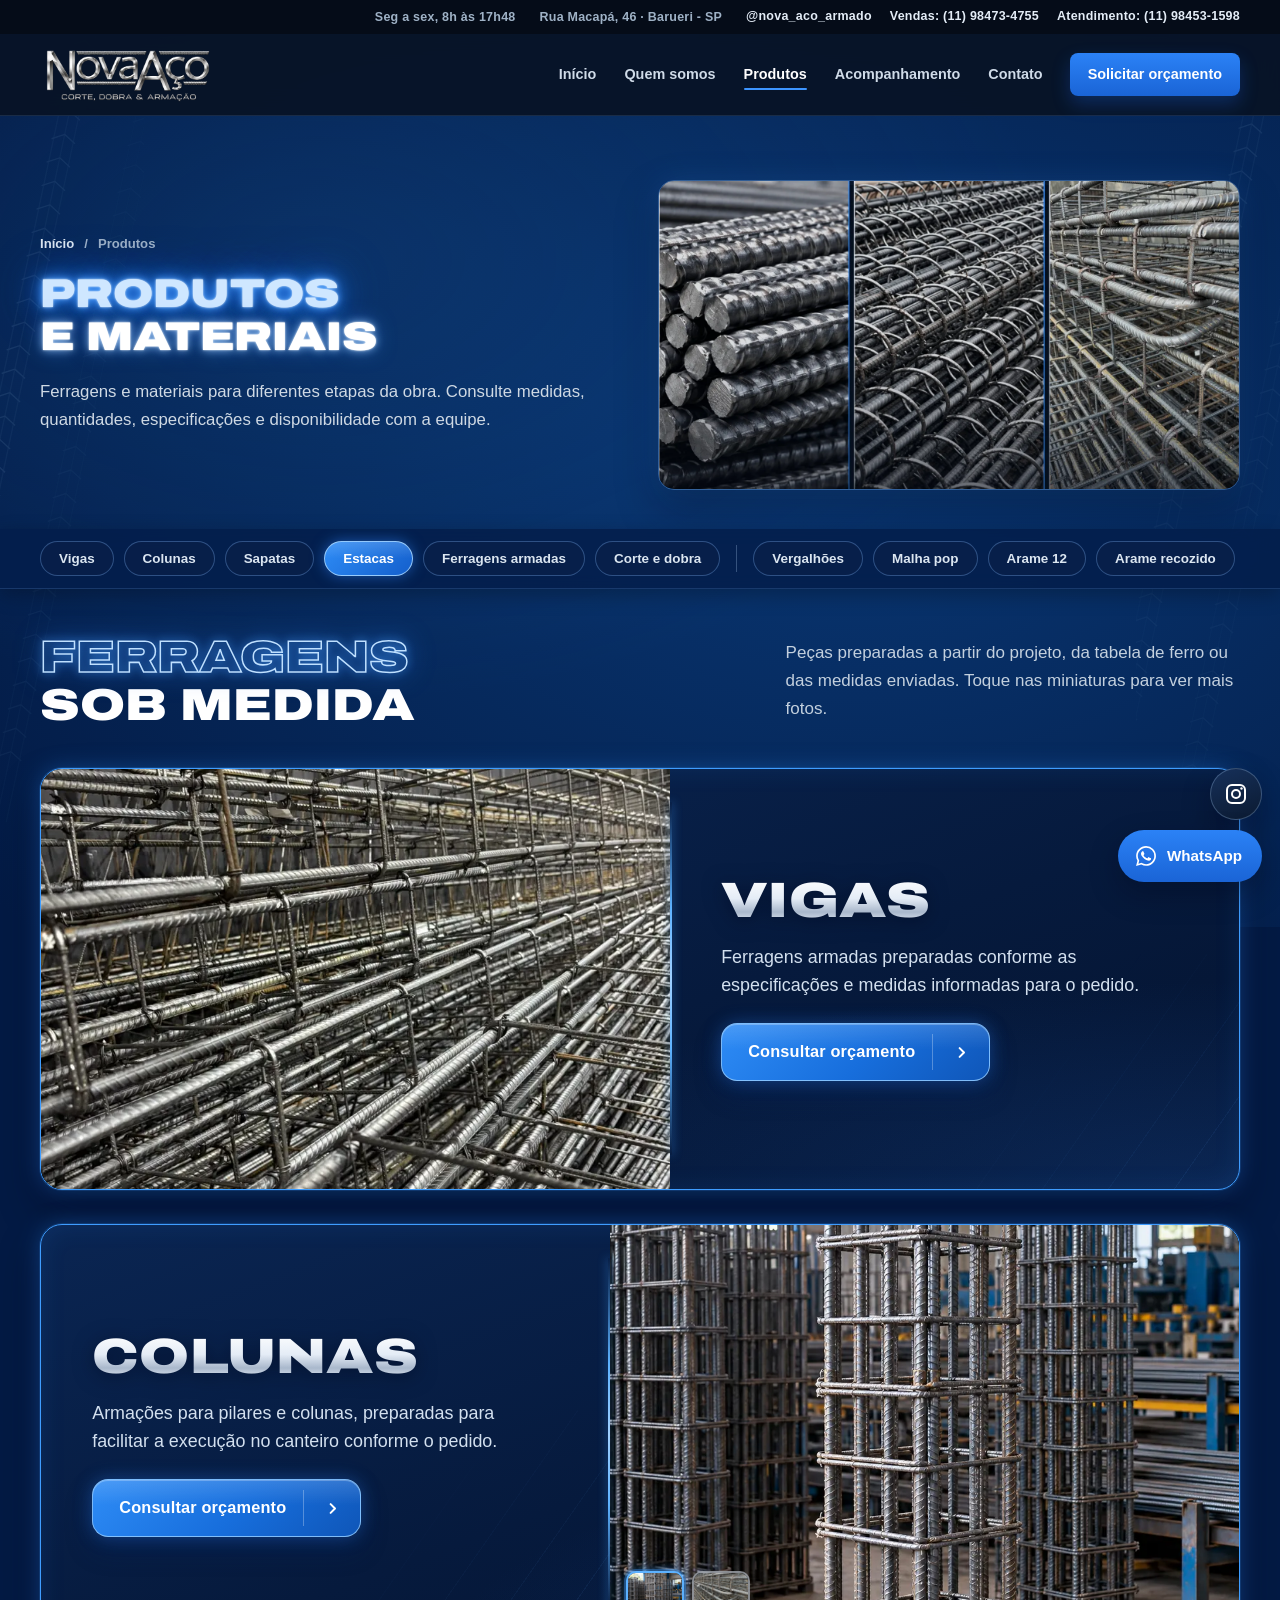
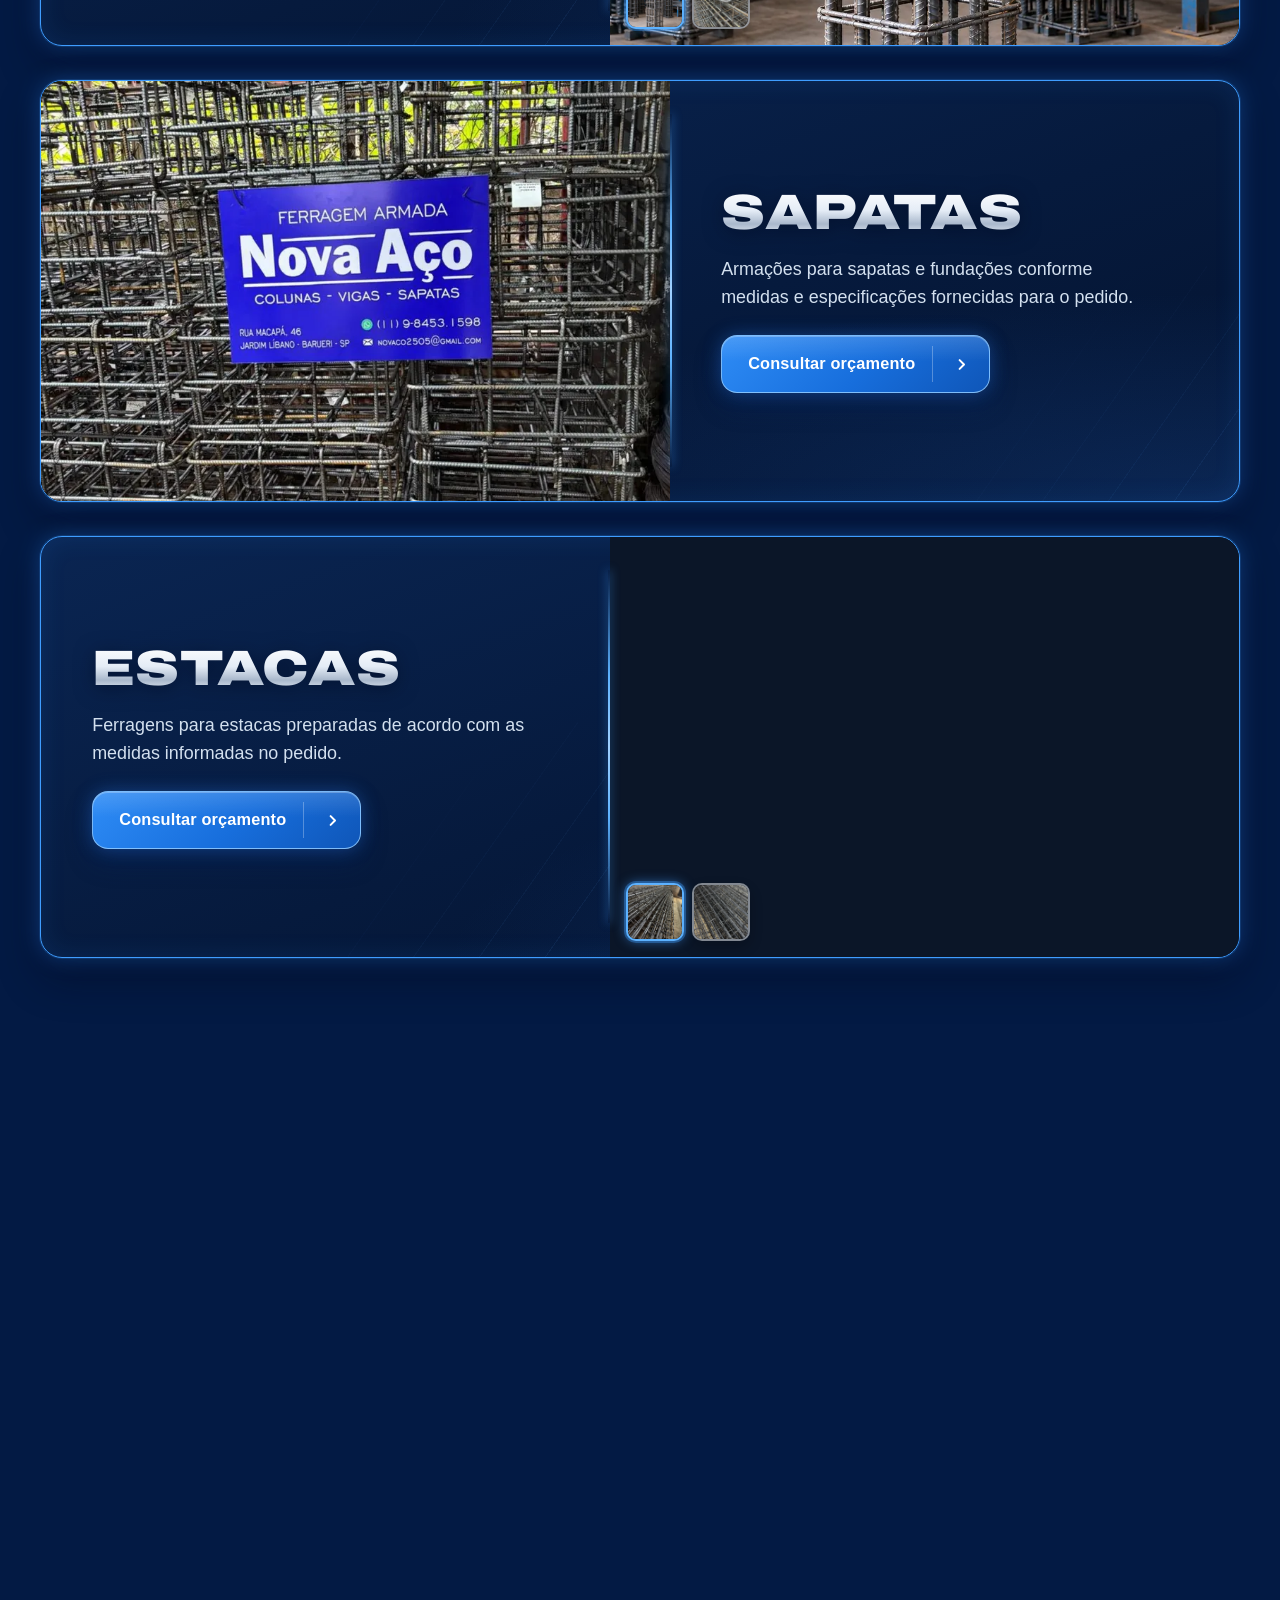
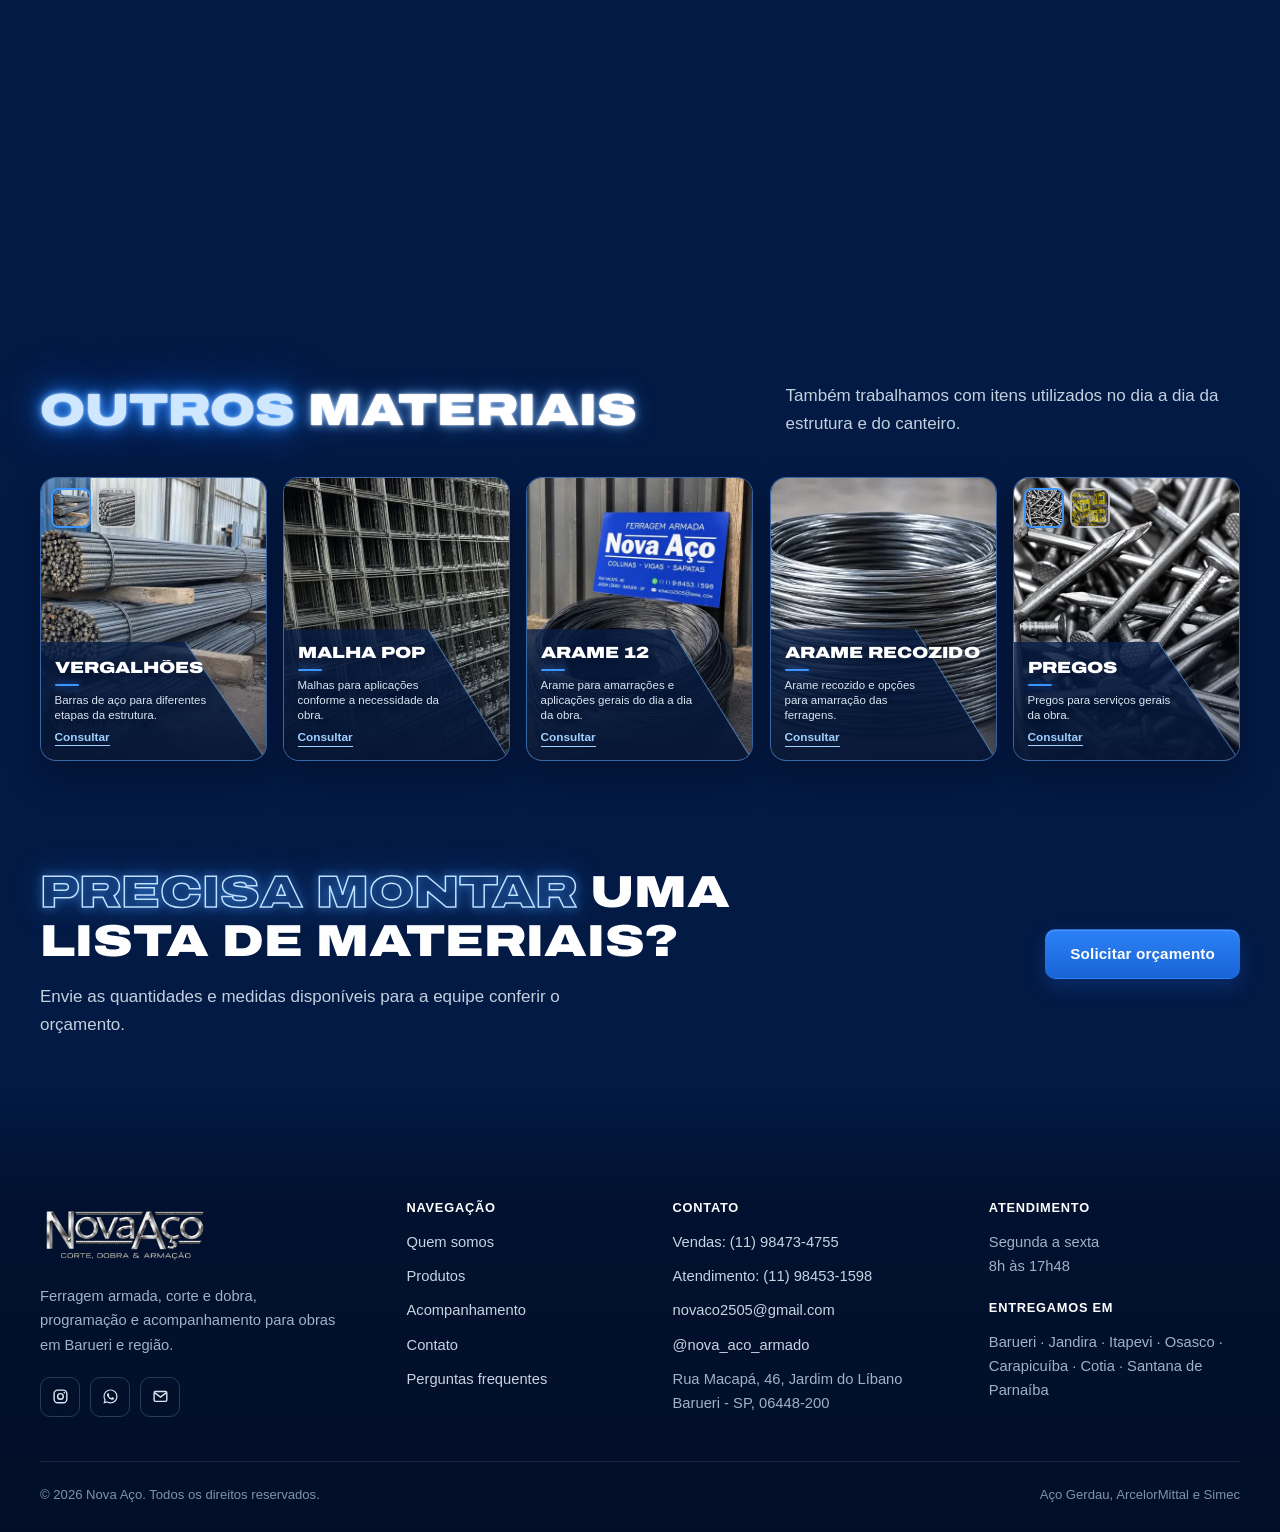
<file: produtos/index.html>
<!doctype html>
<html lang="pt-BR"><head>
<!-- Google tag (gtag.js) -->
<script async src="https://www.googletagmanager.com/gtag/js?id=G-J5P18PEPCR"></script>
<script>
  window.dataLayer = window.dataLayer || [];
  function gtag(){dataLayer.push(arguments);}
  gtag('js', new Date());

  gtag('config', 'G-J5P18PEPCR');
</script>

<meta charset="utf-8">
<meta name="viewport" content="width=device-width, initial-scale=1">
<meta name="description" content="Vigas, colunas, sapatas, estacas, vergalhões, malha pop, arames, pregos e corte e dobra de aço em Barueri.">
<meta name="robots" content="index,follow">
<meta name="theme-color" content="#081629">
<meta name="google-site-verification" content="-BxmAj7kSUF6eF3E8H7EFRy5LlKnR6vmizFsvWg_J3s">
<meta name="google-site-verification" content="6TGfyHFEwu5vu9EIpKf6PgMKn3u1nhk4sILbtkqJKhs">
<title>Produtos | Ferragem Armada em Barueri | Nova Aço</title>
<link rel="canonical" href="https://novaacoarmado.com.br/produtos/">
<meta property="og:locale" content="pt_BR">
<meta property="og:type" content="website">
<meta property="og:site_name" content="Nova Aço">
<meta property="og:title" content="Produtos | Ferragem Armada em Barueri | Nova Aço">
<meta property="og:description" content="Vigas, colunas, sapatas, estacas, vergalhões, malha pop, arames, pregos e corte e dobra de aço em Barueri.">
<meta property="og:url" content="https://novaacoarmado.com.br/produtos/">
<meta property="og:image" content="https://novaacoarmado.com.br/assets/capa-nova-aco.png">
<meta name="twitter:card" content="summary_large_image">
<link rel="preconnect" href="https://fonts.googleapis.com">
<link rel="preconnect" href="https://fonts.gstatic.com" crossorigin>
<link href="https://fonts.googleapis.com/css2?family=Archivo:wdth,wght@125,800;125,900&display=swap" rel="stylesheet">
<link rel="icon" type="image/png" sizes="192x192" href="/assets/favicon-nova-aco.png?v=20261002">
<link rel="icon" type="image/png" sizes="192x192" href="/assets/img/favicon-192.png?v=20261002">
<link rel="apple-touch-icon" href="/assets/favicon-nova-aco.png?v=20261002">
<link rel="preload" as="image" href="/assets/img/logo-nova-aco.webp">
<link rel="preload" as="image" type="image/webp" href="/assets/img/capa-produtos-m.webp">
<link rel="stylesheet" href="/assets/site.css?v=20261104-marcas">
<script>document.documentElement.classList.add('js');(function(){function f(){if(!window.NA_READY)document.documentElement.classList.add('no-reveal')}document.addEventListener('DOMContentLoaded',f);setTimeout(f,8000)})()</script>
<script type="application/ld+json">{"@context": "https://schema.org", "@type": "LocalBusiness", "name": "Nova Aço", "url": "https://novaacoarmado.com.br/", "image": "https://novaacoarmado.com.br/assets/capa-nova-aco.png", "logo": "https://novaacoarmado.com.br/assets/img/logo-nova-aco.png", "telephone": "+5511984531598", "contactPoint": {"@type": "ContactPoint", "telephone": "+5511984734755", "contactType": "sales"}, "email": "novaco2505@gmail.com", "address": {"@type": "PostalAddress", "streetAddress": "Rua Macapá, 46 - Jardim do Líbano", "addressLocality": "Barueri", "addressRegion": "SP", "postalCode": "06448-200", "addressCountry": "BR"}, "openingHoursSpecification": [{"@type": "OpeningHoursSpecification", "dayOfWeek": ["Monday", "Tuesday", "Wednesday", "Thursday", "Friday"], "opens": "08:00", "closes": "17:48"}], "areaServed": ["Barueri", "Jandira", "Itapevi", "Osasco", "Carapicuíba", "Cotia", "Santana de Parnaíba"], "sameAs": ["https://www.instagram.com/nova_aco_armado/"], "brand": [{"@type": "Brand", "name": "Gerdau"}, {"@type": "Brand", "name": "ArcelorMittal"}, {"@type": "Brand", "name": "Simec"}]}</script>
<script type="application/ld+json">{"@context": "https://schema.org", "@type": "ItemList", "name": "Produtos Nova Aço", "itemListElement": [{"@type": "ListItem", "position": 1, "name": "Vigas", "url": "https://novaacoarmado.com.br/produtos/#vigas"}, {"@type": "ListItem", "position": 2, "name": "Colunas", "url": "https://novaacoarmado.com.br/produtos/#colunas"}, {"@type": "ListItem", "position": 3, "name": "Sapatas", "url": "https://novaacoarmado.com.br/produtos/#sapatas"}, {"@type": "ListItem", "position": 4, "name": "Estacas", "url": "https://novaacoarmado.com.br/produtos/#estacas"}, {"@type": "ListItem", "position": 5, "name": "Ferragens armadas", "url": "https://novaacoarmado.com.br/produtos/#ferragens-armadas"}, {"@type": "ListItem", "position": 6, "name": "Corte e dobra", "url": "https://novaacoarmado.com.br/produtos/#corte-dobra"}, {"@type": "ListItem", "position": 7, "name": "Vergalhões", "url": "https://novaacoarmado.com.br/produtos/#vergalhoes"}, {"@type": "ListItem", "position": 8, "name": "Malha pop", "url": "https://novaacoarmado.com.br/produtos/#malha-pop"}, {"@type": "ListItem", "position": 9, "name": "Arame 12", "url": "https://novaacoarmado.com.br/produtos/#arame-12"}, {"@type": "ListItem", "position": 10, "name": "Arame recozido", "url": "https://novaacoarmado.com.br/produtos/#arames"}, {"@type": "ListItem", "position": 11, "name": "Pregos", "url": "https://novaacoarmado.com.br/produtos/#pregos"}]}</script>
</head><body>
<a class="skip-link" href="#conteudo">Pular para o conteúdo</a>
<div class="topbar"><div class="container topbar-inner">
  <span>Seg a sex, 8h às 17h48</span>
  <span class="topbar-hide">Rua Macapá, 46 · Barueri - SP</span>
  <span class="topbar-links"><a class="topbar-hide" href="https://www.instagram.com/nova_aco_armado/" target="_blank" rel="noopener">@nova_aco_armado</a><a href="https://wa.me/5511984734755" target="_blank" rel="noopener">Vendas: (11) 98473-4755</a><a href="https://wa.me/5511984531598" target="_blank" rel="noopener">Atendimento: (11) 98453-1598</a></span>
</div></div>
<header class="site-header" data-header>
  <div class="container nav">
    <a class="brand" href="/" aria-label="Nova Aço - início"><img src="/assets/img/logo-nova-aco.webp" alt="Nova Aço - corte, dobra e armação" width="520" height="207"></a>
    <nav class="nav-links" id="menu-principal" aria-label="Navegação principal">
      <a href="/">Início</a><a href="/quem-somos/">Quem somos</a><a href="/produtos/" aria-current="page">Produtos</a><a href="/acompanhamento/">Acompanhamento</a><a href="/contato/">Contato</a>
      <a class="nav-cta" href="https://wa.me/5511984734755?text=Ol%C3%A1%20Nova%20A%C3%A7o%21%20Gostaria%20de%20solicitar%20um%20or%C3%A7amento." target="_blank" rel="noopener">Solicitar orçamento</a>
    </nav>
    <button class="menu-button" type="button" aria-expanded="false" aria-controls="menu-principal" aria-label="Abrir menu"><svg viewBox="0 0 24 24" aria-hidden="true" class="ico"><path d="M4 7h16M4 12h16M4 17h16" stroke="currentColor" stroke-width="2.2" stroke-linecap="round"/></svg><span>Menu</span></button>
  </div>
</header>
<main id="conteudo">
  <section class="page-hero">
    <div class="container ph-grid">
      <div class="ph-inner">
        <nav class="crumbs" aria-label="Você está em"><a href="/">Início</a><span aria-hidden="true">/</span><span>Produtos</span></nav>
        <h1 class="tt tt-led" aria-label="Produtos e materiais"><span class="tl tb" data-t="Produtos"><span class="f">Produtos</span></span> <span class="tl ts" data-t="e materiais"><span class="f">e materiais</span></span></h1>
        <p class="page-hero-text">Ferragens e materiais para diferentes etapas da obra. Consulte medidas, quantidades, especificações e disponibilidade com a equipe.</p>
      </div>
      <picture class="ph-art"><source type="image/webp" srcset="/assets/img/capa-produtos-m.webp"><img src="/assets/img/capa-produtos-m.jpg" alt="Vergalhões, gaiolas de estacas e armações de colunas" width="1500" height="800" fetchpriority="high"></picture>
    </div>
  </section>
  <nav class="chip-nav" aria-label="Ir para o produto" data-chip-nav><div class="container chip-scroll"><a href="#vigas">Vigas</a><a href="#colunas">Colunas</a><a href="#sapatas">Sapatas</a><a href="#estacas">Estacas</a><a href="#ferragens-armadas">Ferragens armadas</a><a href="#corte-dobra">Corte e dobra</a><span class="chip-sep" aria-hidden="true"></span><a href="#vergalhoes">Vergalhões</a><a href="#malha-pop">Malha pop</a><a href="#arame-12">Arame 12</a><a href="#arames">Arame recozido</a><a href="#pregos">Pregos</a></div></nav>
  <section class="section tone-dark tone-alt"><div class="container">
    <div class="section-head reveal"><div><h2 class="tt tt-vaz" aria-label="Ferragens sob medida"><span class="tl tb" data-t="Ferragens"><span class="f">Ferragens</span></span> <span class="tl ts" data-t="sob medida"><span class="f">sob medida</span></span></h2></div><p>Peças preparadas a partir do projeto, da tabela de ferro ou das medidas enviadas. Toque nas miniaturas para ver mais fotos.</p></div>
    <div class="products-layout">
    <article class="product-card reveal" id="vigas">
      <div class="product-photo" data-gallery><img src="/assets/img/produto-vigas-real.webp" srcset="/assets/img/produto-vigas-real-sm.webp 480w, /assets/img/produto-vigas-real.webp 900w" sizes="(max-width: 900px) 100vw, 45vw" alt="Vigas armadas Nova Aço" width="900" height="1200" loading="lazy" decoding="async" data-gallery-main></div>
      <div class="product-copy"><h2 class="tt tt-sm" aria-label="Vigas"><span class="tl tb" data-t="Vigas"><span class="f">Vigas</span></span></h2><p>Ferragens armadas preparadas conforme as especificações e medidas informadas para o pedido.</p>
        <a class="btn btn-outline" href="https://wa.me/5511984734755?text=Ol%C3%A1%20Nova%20A%C3%A7o%21%20Quero%20or%C3%A7ar%20vigas." target="_blank" rel="noopener">Consultar orçamento</a></div>
    </article>
    <article class="product-card reveal" id="colunas">
      <div class="product-photo" data-gallery><img src="/assets/img/produto-colunas-catalogo.webp" srcset="/assets/img/produto-colunas-catalogo-sm.webp 512w, /assets/img/produto-colunas-catalogo.webp 960w" sizes="(max-width: 900px) 100vw, 45vw" alt="Colunas armadas Nova Aço" width="960" height="1200" loading="lazy" decoding="async" data-gallery-main><div class="thumbs"><button type="button" class="thumb active" data-thumb data-src="/assets/img/produto-colunas-catalogo.webp" data-srcset="/assets/img/produto-colunas-catalogo-sm.webp 512w, /assets/img/produto-colunas-catalogo.webp 960w" data-alt="Colunas armadas Nova Aço" aria-label="Ver foto 1"><img src="/assets/img/produto-colunas-catalogo-sm.webp" alt="" loading="lazy"></button><button type="button" class="thumb" data-thumb data-src="/assets/img/produto-colunas-final.webp" data-srcset="/assets/img/produto-colunas-final-sm.webp 480w, /assets/img/produto-colunas-final.webp 900w" data-alt="Armações de colunas Nova Aço" aria-label="Ver foto 2"><img src="/assets/img/produto-colunas-final-sm.webp" alt="" loading="lazy"></button></div></div>
      <div class="product-copy"><h2 class="tt tt-sm" aria-label="Colunas"><span class="tl tb" data-t="Colunas"><span class="f">Colunas</span></span></h2><p>Armações para pilares e colunas, preparadas para facilitar a execução no canteiro conforme o pedido.</p>
        <a class="btn btn-outline" href="https://wa.me/5511984734755?text=Ol%C3%A1%20Nova%20A%C3%A7o%21%20Quero%20or%C3%A7ar%20colunas." target="_blank" rel="noopener">Consultar orçamento</a></div>
    </article>
    <article class="product-card reveal" id="sapatas">
      <div class="product-photo" data-gallery><img src="/assets/img/produto-sapatas-final.webp" srcset="/assets/img/produto-sapatas-final-sm.webp 480w, /assets/img/produto-sapatas-final.webp 900w" sizes="(max-width: 900px) 100vw, 45vw" alt="Sapatas armadas Nova Aço" width="900" height="1200" loading="lazy" decoding="async" data-gallery-main></div>
      <div class="product-copy"><h2 class="tt tt-sm" aria-label="Sapatas"><span class="tl tb" data-t="Sapatas"><span class="f">Sapatas</span></span></h2><p>Armações para sapatas e fundações conforme medidas e especificações fornecidas para o pedido.</p>
        <a class="btn btn-outline" href="https://wa.me/5511984734755?text=Ol%C3%A1%20Nova%20A%C3%A7o%21%20Quero%20or%C3%A7ar%20sapatas." target="_blank" rel="noopener">Consultar orçamento</a></div>
    </article>
    <article class="product-card reveal" id="estacas">
      <div class="product-photo" data-gallery><img src="/assets/img/produto-estacas-foto-1.webp" srcset="/assets/img/produto-estacas-foto-1-sm.webp 480w, /assets/img/produto-estacas-foto-1.webp 900w" sizes="(max-width: 900px) 100vw, 45vw" alt="Ferragens para estacas Nova Aço" width="900" height="1200" loading="lazy" decoding="async" data-gallery-main><div class="thumbs"><button type="button" class="thumb active" data-thumb data-src="/assets/img/produto-estacas-foto-1.webp" data-srcset="/assets/img/produto-estacas-foto-1-sm.webp 480w, /assets/img/produto-estacas-foto-1.webp 900w" data-alt="Ferragens para estacas Nova Aço" aria-label="Ver foto 1"><img src="/assets/img/produto-estacas-foto-1-sm.webp" alt="" loading="lazy"></button><button type="button" class="thumb" data-thumb data-src="/assets/img/produto-estacas-foto-2.webp" data-srcset="/assets/img/produto-estacas-foto-2-sm.webp 480w, /assets/img/produto-estacas-foto-2.webp 900w" data-alt="Gaiolas de estacas Nova Aço" aria-label="Ver foto 2"><img src="/assets/img/produto-estacas-foto-2-sm.webp" alt="" loading="lazy"></button></div></div>
      <div class="product-copy"><h2 class="tt tt-sm" aria-label="Estacas"><span class="tl tb" data-t="Estacas"><span class="f">Estacas</span></span></h2><p>Ferragens para estacas preparadas de acordo com as medidas informadas no pedido.</p>
        <a class="btn btn-outline" href="https://wa.me/5511984734755?text=Ol%C3%A1%20Nova%20A%C3%A7o%21%20Quero%20or%C3%A7ar%20estacas." target="_blank" rel="noopener">Consultar orçamento</a></div>
    </article>
    <article class="product-card reveal" id="ferragens-armadas">
      <div class="product-photo" data-gallery><img src="/assets/img/obra-1.webp" srcset="/assets/img/obra-1-sm.webp 480w, /assets/img/obra-1.webp 900w" sizes="(max-width: 900px) 100vw, 45vw" alt="Ferragens armadas Nova Aço prontas para entrega" width="900" height="1200" loading="lazy" decoding="async" data-gallery-main><div class="thumbs"><button type="button" class="thumb active" data-thumb data-src="/assets/img/obra-1.webp" data-srcset="/assets/img/obra-1-sm.webp 480w, /assets/img/obra-1.webp 900w" data-alt="Ferragens armadas Nova Aço prontas para entrega" aria-label="Ver foto 1"><img src="/assets/img/obra-1-sm.webp" alt="" loading="lazy"></button><button type="button" class="thumb" data-thumb data-src="/assets/img/obra-2.webp" data-srcset="/assets/img/obra-2-sm.webp 480w, /assets/img/obra-2.webp 900w" data-alt="Lote de ferragens armadas Nova Aço" aria-label="Ver foto 2"><img src="/assets/img/obra-2-sm.webp" alt="" loading="lazy"></button></div></div>
      <div class="product-copy"><h2 class="tt tt-sm" aria-label="Ferragens armadas"><span class="tl tb" data-t="Ferragens armadas"><span class="f">Ferragens armadas</span></span></h2><p>Conjuntos de ferragens montados a partir do projeto, da tabela de ferro ou das medidas enviadas pelo cliente.</p>
        <a class="btn btn-outline" href="https://wa.me/5511984734755?text=Ol%C3%A1%20Nova%20A%C3%A7o%21%20Quero%20or%C3%A7ar%20ferragens%20armadas." target="_blank" rel="noopener">Consultar orçamento</a></div>
    </article>
    <article class="product-card reveal" id="corte-dobra">
      <div class="product-photo" data-gallery><img src="/assets/img/produto-corte-dobra-final.webp" srcset="/assets/img/produto-corte-dobra-final-sm.webp 480w, /assets/img/produto-corte-dobra-final.webp 900w" sizes="(max-width: 900px) 100vw, 45vw" alt="Serviço de corte e dobra de aço" width="900" height="1200" loading="lazy" decoding="async" data-gallery-main></div>
      <div class="product-copy"><h2 class="tt tt-sm" aria-label="Corte e dobra"><span class="tl tb" data-t="Corte e dobra"><span class="f">Corte e dobra</span></span></h2><p>Preparação das barras e peças para atender às medidas solicitadas pelo cliente.</p>
        <a class="btn btn-outline" href="https://wa.me/5511984734755?text=Ol%C3%A1%20Nova%20A%C3%A7o%21%20Quero%20consultar%20corte%20e%20dobra." target="_blank" rel="noopener">Consultar serviço</a></div>
    </article>
    </div>
  </div></section>
  <section class="section tone-dark" id="outros-materiais"><div class="container">
    <div class="section-head reveal"><div><h2 class="tt tt-led" aria-label="Outros materiais"><span class="tl tb" data-t="Outros"><span class="f">Outros</span></span> <span class="tl ts" data-t="materiais"><span class="f">materiais</span></span></h2></div><p>Também trabalhamos com itens utilizados no dia a dia da estrutura e do canteiro.</p></div>
    <div class="materials stagger">
      <article class="material reveal" id="vergalhoes">
        <div class="product-photo" data-gallery><img src="/assets/img/produto-vergalhoes-realista.webp" srcset="/assets/img/produto-vergalhoes-realista-sm.webp 480w, /assets/img/produto-vergalhoes-realista.webp 900w" sizes="(max-width: 700px) 100vw, 25vw" alt="Vergalhões em estoque" width="900" height="1200" loading="lazy" decoding="async" data-gallery-main><div class="thumbs"><button type="button" class="thumb active" data-thumb data-src="/assets/img/produto-vergalhoes-realista.webp" data-srcset="/assets/img/produto-vergalhoes-realista-sm.webp 480w, /assets/img/produto-vergalhoes-realista.webp 900w" data-alt="Vergalhões em estoque" aria-label="Ver foto 1"><img src="/assets/img/produto-vergalhoes-realista-sm.webp" alt="" loading="lazy"></button><button type="button" class="thumb" data-thumb data-src="/assets/img/produto-vergalhoes-final.webp" data-srcset="/assets/img/produto-vergalhoes-final-sm.webp 640w, /assets/img/produto-vergalhoes-final.webp 1200w" data-alt="Feixe de vergalhões" aria-label="Ver foto 2"><img src="/assets/img/produto-vergalhoes-final-sm.webp" alt="" loading="lazy"></button></div></div>
        <div class="material-copy"><h3 class="tt tt-sm" aria-label="Vergalhões"><span class="tl tb" data-t="Vergalhões"><span class="f">Vergalhões</span></span></h3><p>Barras de aço para diferentes etapas da estrutura.</p><a class="text-link" href="https://wa.me/5511984734755?text=Ol%C3%A1%20Nova%20A%C3%A7o%21%20Quero%20or%C3%A7ar%20vergalh%C3%B5es." target="_blank" rel="noopener">Consultar</a></div>
      </article>
      <article class="material reveal" id="malha-pop">
        <div class="product-photo" data-gallery><img src="/assets/img/produto-malha-pop-real.webp" srcset="/assets/img/produto-malha-pop-real-sm.webp 480w, /assets/img/produto-malha-pop-real.webp 900w" sizes="(max-width: 700px) 100vw, 25vw" alt="Malha pop" width="900" height="1200" loading="lazy" decoding="async" data-gallery-main></div>
        <div class="material-copy"><h3 class="tt tt-sm" aria-label="Malha pop"><span class="tl tb" data-t="Malha pop"><span class="f">Malha pop</span></span></h3><p>Malhas para aplicações conforme a necessidade da obra.</p><a class="text-link" href="https://wa.me/5511984734755?text=Ol%C3%A1%20Nova%20A%C3%A7o%21%20Quero%20or%C3%A7ar%20malha%20pop." target="_blank" rel="noopener">Consultar</a></div>
      </article>
      <article class="material reveal" id="arame-12">
        <div class="product-photo" data-gallery><img src="/assets/img/produto-arame-12-nova-aco.webp" srcset="/assets/img/produto-arame-12-nova-aco-sm.webp 480w, /assets/img/produto-arame-12-nova-aco.webp 900w" sizes="(max-width: 700px) 100vw, 25vw" alt="Rolo de arame 12 Nova Aço" width="900" height="1200" loading="lazy" decoding="async" data-gallery-main></div>
        <div class="material-copy"><h3 class="tt tt-sm" aria-label="Arame 12"><span class="tl tb" data-t="Arame 12"><span class="f">Arame 12</span></span></h3><p>Arame para amarrações e aplicações gerais do dia a dia da obra.</p><a class="text-link" href="https://wa.me/5511984734755?text=Ol%C3%A1%20Nova%20A%C3%A7o%21%20Quero%20or%C3%A7ar%20arame%2012." target="_blank" rel="noopener">Consultar</a></div>
      </article>
      <article class="material reveal" id="arames">
        <div class="product-photo" data-gallery><img src="/assets/img/produto-arame-recozido-novo.webp" srcset="/assets/img/produto-arame-recozido-novo-sm.webp 640w, /assets/img/produto-arame-recozido-novo.webp 1200w" sizes="(max-width: 700px) 100vw, 25vw" alt="Rolo de arame recozido" width="1200" height="900" loading="lazy" decoding="async" data-gallery-main></div>
        <div class="material-copy"><h3 class="tt tt-sm" aria-label="Arame recozido"><span class="tl tb" data-t="Arame recozido"><span class="f">Arame recozido</span></span></h3><p>Arame recozido e opções para amarração das ferragens.</p><a class="text-link" href="https://wa.me/5511984734755?text=Ol%C3%A1%20Nova%20A%C3%A7o%21%20Quero%20or%C3%A7ar%20arame%20recozido." target="_blank" rel="noopener">Consultar</a></div>
      </article>
      <article class="material reveal" id="pregos">
        <div class="product-photo" data-gallery><img src="/assets/img/produto-pregos-novo.webp" srcset="/assets/img/produto-pregos-novo-sm.webp 640w, /assets/img/produto-pregos-novo.webp 1200w" sizes="(max-width: 700px) 100vw, 25vw" alt="Pregos para obra" width="1200" height="900" loading="lazy" decoding="async" data-gallery-main><div class="thumbs"><button type="button" class="thumb active" data-thumb data-src="/assets/img/produto-pregos-novo.webp" data-srcset="/assets/img/produto-pregos-novo-sm.webp 640w, /assets/img/produto-pregos-novo.webp 1200w" data-alt="Pregos para obra" aria-label="Ver foto 1"><img src="/assets/img/produto-pregos-novo-sm.webp" alt="" loading="lazy"></button><button type="button" class="thumb" data-thumb data-src="/assets/img/produto-pregos-real.webp" data-srcset="/assets/img/produto-pregos-real-sm.webp 480w, /assets/img/produto-pregos-real.webp 900w" data-alt="Pacotes de pregos Gerdau" aria-label="Ver foto 2"><img src="/assets/img/produto-pregos-real-sm.webp" alt="" loading="lazy"></button></div></div>
        <div class="material-copy"><h3 class="tt tt-sm" aria-label="Pregos"><span class="tl tb" data-t="Pregos"><span class="f">Pregos</span></span></h3><p>Pregos para serviços gerais da obra.</p><a class="text-link" href="https://wa.me/5511984734755?text=Ol%C3%A1%20Nova%20A%C3%A7o%21%20Quero%20or%C3%A7ar%20pregos." target="_blank" rel="noopener">Consultar</a></div>
      </article>
    </div>
  </div></section>
  <section class="cta-band tone-dark tone-alt"><div class="container cta-inner"><div class="cta-copy"><h2 class="tt tt-vaz" aria-label="Precisa montar uma lista de materiais?"><span class="tl tb" data-t="Precisa montar"><span class="f">Precisa montar</span></span> <span class="tl ts" data-t="uma lista de materiais?"><span class="f">uma lista de materiais?</span></span></h2><p>Envie as quantidades e medidas disponíveis para a equipe conferir o orçamento.</p></div><a class="btn btn-accent" href="https://wa.me/5511984734755?text=Ol%C3%A1%20Nova%20A%C3%A7o%21%20Gostaria%20de%20solicitar%20um%20or%C3%A7amento." target="_blank" rel="noopener">Solicitar orçamento</a></div></section>
</main>
<footer class="site-footer">
  <div class="container">
    <div class="footer-top">
      <div class="footer-brand"><img src="/assets/img/logo-nova-aco.webp" alt="Nova Aço" width="520" height="207" loading="lazy"><p>Ferragem armada, corte e dobra, programação e acompanhamento para obras em Barueri e região.</p>
        <div class="footer-social"><a href="https://www.instagram.com/nova_aco_armado/" target="_blank" rel="noopener" aria-label="Instagram da Nova Aço"><svg viewBox="0 0 24 24" aria-hidden="true" class="ico"><rect x="3" y="3" width="18" height="18" rx="5" fill="none" stroke="currentColor" stroke-width="2"/><circle cx="12" cy="12" r="4" fill="none" stroke="currentColor" stroke-width="2"/><circle cx="17.5" cy="6.5" r="1.2" fill="currentColor"/></svg></a><a href="https://wa.me/5511984734755" target="_blank" rel="noopener" aria-label="WhatsApp da Nova Aço"><svg viewBox="0 0 24 24" aria-hidden="true" class="ico"><path fill="currentColor" d="M19.05 4.91A9.82 9.82 0 0 0 12.04 2C6.58 2 2.13 6.45 2.13 11.91c0 1.75.46 3.45 1.32 4.95L2.05 22l5.25-1.38a9.9 9.9 0 0 0 4.74 1.21h.01c5.46 0 9.91-4.45 9.91-9.91 0-2.65-1.03-5.14-2.91-7.01Zm-7.01 15.24h-.01a8.2 8.2 0 0 1-4.19-1.15l-.3-.18-3.12.82.83-3.04-.2-.31a8.2 8.2 0 0 1-1.26-4.38c0-4.54 3.7-8.23 8.24-8.23 2.2 0 4.27.86 5.82 2.42a8.18 8.18 0 0 1 2.41 5.82c0 4.54-3.7 8.23-8.22 8.23Zm4.52-6.16c-.25-.12-1.47-.72-1.69-.81-.23-.08-.39-.12-.56.13-.16.24-.64.8-.78.97-.14.16-.29.18-.54.06-.25-.12-1.05-.39-1.99-1.23-.74-.66-1.23-1.47-1.38-1.72-.14-.25-.01-.38.11-.5.11-.11.25-.29.37-.43.13-.15.17-.25.25-.41.08-.17.04-.31-.02-.43-.06-.12-.56-1.34-.76-1.84-.2-.48-.41-.42-.56-.43h-.48c-.17 0-.43.06-.66.31-.22.25-.86.85-.86 2.07 0 1.22.89 2.4 1.01 2.56.12.17 1.75 2.67 4.23 3.74.59.26 1.05.41 1.41.52.59.19 1.13.16 1.56.1.48-.07 1.47-.6 1.67-1.18.21-.58.21-1.07.14-1.18-.06-.1-.22-.16-.47-.28Z"/></svg></a><a href="mailto:novaco2505@gmail.com" aria-label="E-mail da Nova Aço"><svg viewBox="0 0 24 24" aria-hidden="true" class="ico"><rect x="3" y="5" width="18" height="14" rx="2" fill="none" stroke="currentColor" stroke-width="2"/><path d="m4 7 8 6 8-6" fill="none" stroke="currentColor" stroke-width="2"/></svg></a></div>
      </div>
      <div class="footer-col"><strong>Navegação</strong><a href="/quem-somos/">Quem somos</a><a href="/produtos/">Produtos</a><a href="/acompanhamento/">Acompanhamento</a><a href="/contato/">Contato</a><a href="/contato/#perguntas">Perguntas frequentes</a></div>
      <div class="footer-col"><strong>Contato</strong><a href="https://wa.me/5511984734755" target="_blank" rel="noopener">Vendas: (11) 98473-4755</a><a href="https://wa.me/5511984531598" target="_blank" rel="noopener">Atendimento: (11) 98453-1598</a><a href="mailto:novaco2505@gmail.com">novaco2505@gmail.com</a><a href="https://www.instagram.com/nova_aco_armado/" target="_blank" rel="noopener">@nova_aco_armado</a><p>Rua Macapá, 46, Jardim do Líbano<br>Barueri - SP, 06448-200</p></div>
      <div class="footer-col"><strong>Atendimento</strong><p>Segunda a sexta<br>8h às 17h48</p><strong class="mt">Entregamos em</strong><p>Barueri · Jandira · Itapevi · Osasco · Carapicuíba · Cotia · Santana de Parnaíba</p></div>
    </div>
    <div class="footer-bottom"><span>© 2026 Nova Aço. Todos os direitos reservados.</span><span>Aço Gerdau, ArcelorMittal e Simec</span></div>
  </div>
</footer>
<div class="fab-stack"><a class="fab fab-ig" href="https://www.instagram.com/nova_aco_armado/" target="_blank" rel="noopener" aria-label="Instagram da Nova Aço"><svg viewBox="0 0 24 24" aria-hidden="true" class="ico"><rect x="3" y="3" width="18" height="18" rx="5" fill="none" stroke="currentColor" stroke-width="2"/><circle cx="12" cy="12" r="4" fill="none" stroke="currentColor" stroke-width="2"/><circle cx="17.5" cy="6.5" r="1.2" fill="currentColor"/></svg></a><a class="fab fab-wa" href="https://wa.me/5511984734755?text=Ol%C3%A1%20Nova%20A%C3%A7o%21%20Gostaria%20de%20solicitar%20um%20or%C3%A7amento." target="_blank" rel="noopener" aria-label="Falar com a Nova Aço no WhatsApp"><svg viewBox="0 0 24 24" aria-hidden="true" class="ico"><path fill="currentColor" d="M19.05 4.91A9.82 9.82 0 0 0 12.04 2C6.58 2 2.13 6.45 2.13 11.91c0 1.75.46 3.45 1.32 4.95L2.05 22l5.25-1.38a9.9 9.9 0 0 0 4.74 1.21h.01c5.46 0 9.91-4.45 9.91-9.91 0-2.65-1.03-5.14-2.91-7.01Zm-7.01 15.24h-.01a8.2 8.2 0 0 1-4.19-1.15l-.3-.18-3.12.82.83-3.04-.2-.31a8.2 8.2 0 0 1-1.26-4.38c0-4.54 3.7-8.23 8.24-8.23 2.2 0 4.27.86 5.82 2.42a8.18 8.18 0 0 1 2.41 5.82c0 4.54-3.7 8.23-8.22 8.23Zm4.52-6.16c-.25-.12-1.47-.72-1.69-.81-.23-.08-.39-.12-.56.13-.16.24-.64.8-.78.97-.14.16-.29.18-.54.06-.25-.12-1.05-.39-1.99-1.23-.74-.66-1.23-1.47-1.38-1.72-.14-.25-.01-.38.11-.5.11-.11.25-.29.37-.43.13-.15.17-.25.25-.41.08-.17.04-.31-.02-.43-.06-.12-.56-1.34-.76-1.84-.2-.48-.41-.42-.56-.43h-.48c-.17 0-.43.06-.66.31-.22.25-.86.85-.86 2.07 0 1.22.89 2.4 1.01 2.56.12.17 1.75 2.67 4.23 3.74.59.26 1.05.41 1.41.52.59.19 1.13.16 1.56.1.48-.07 1.47-.6 1.67-1.18.21-.58.21-1.07.14-1.18-.06-.1-.22-.16-.47-.28Z"/></svg><span>WhatsApp</span></a></div>
<script src="/assets/site.js?v=20261104-vendas" defer></script>
</body></html>
</file>
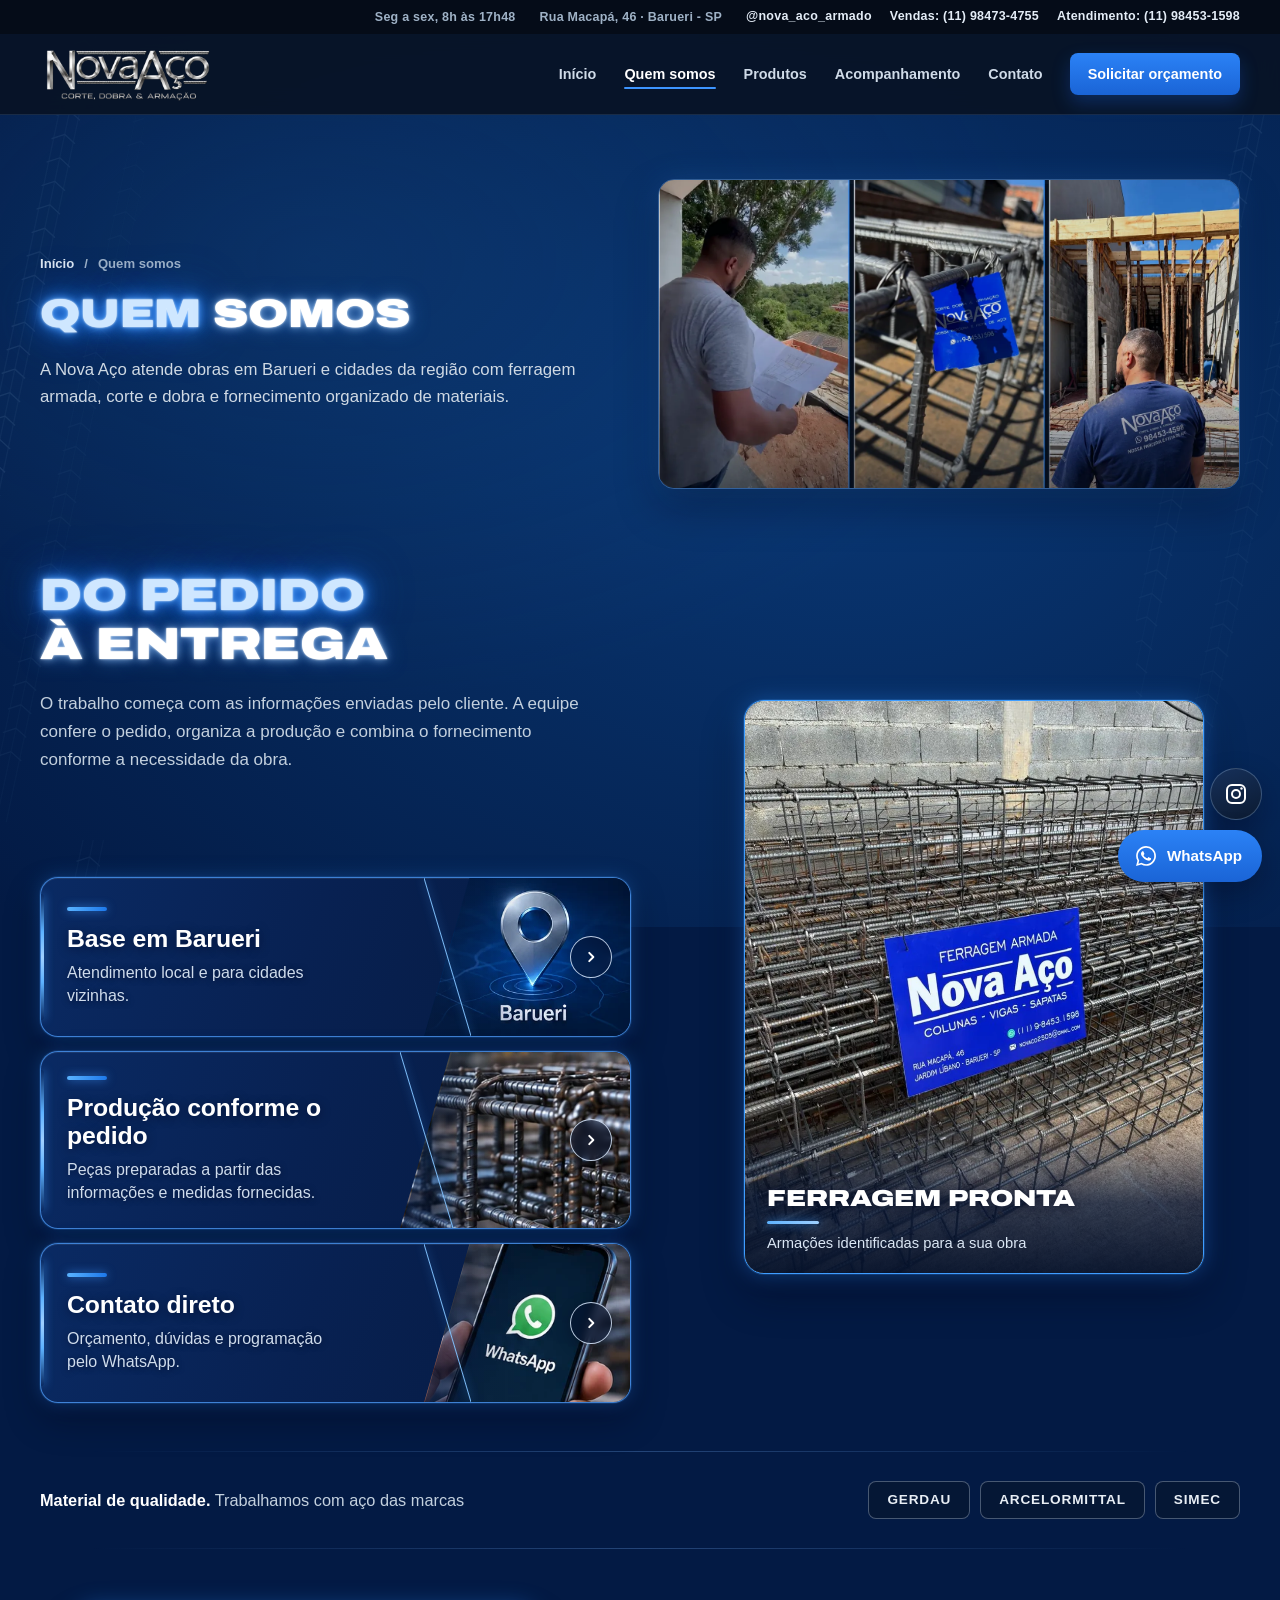
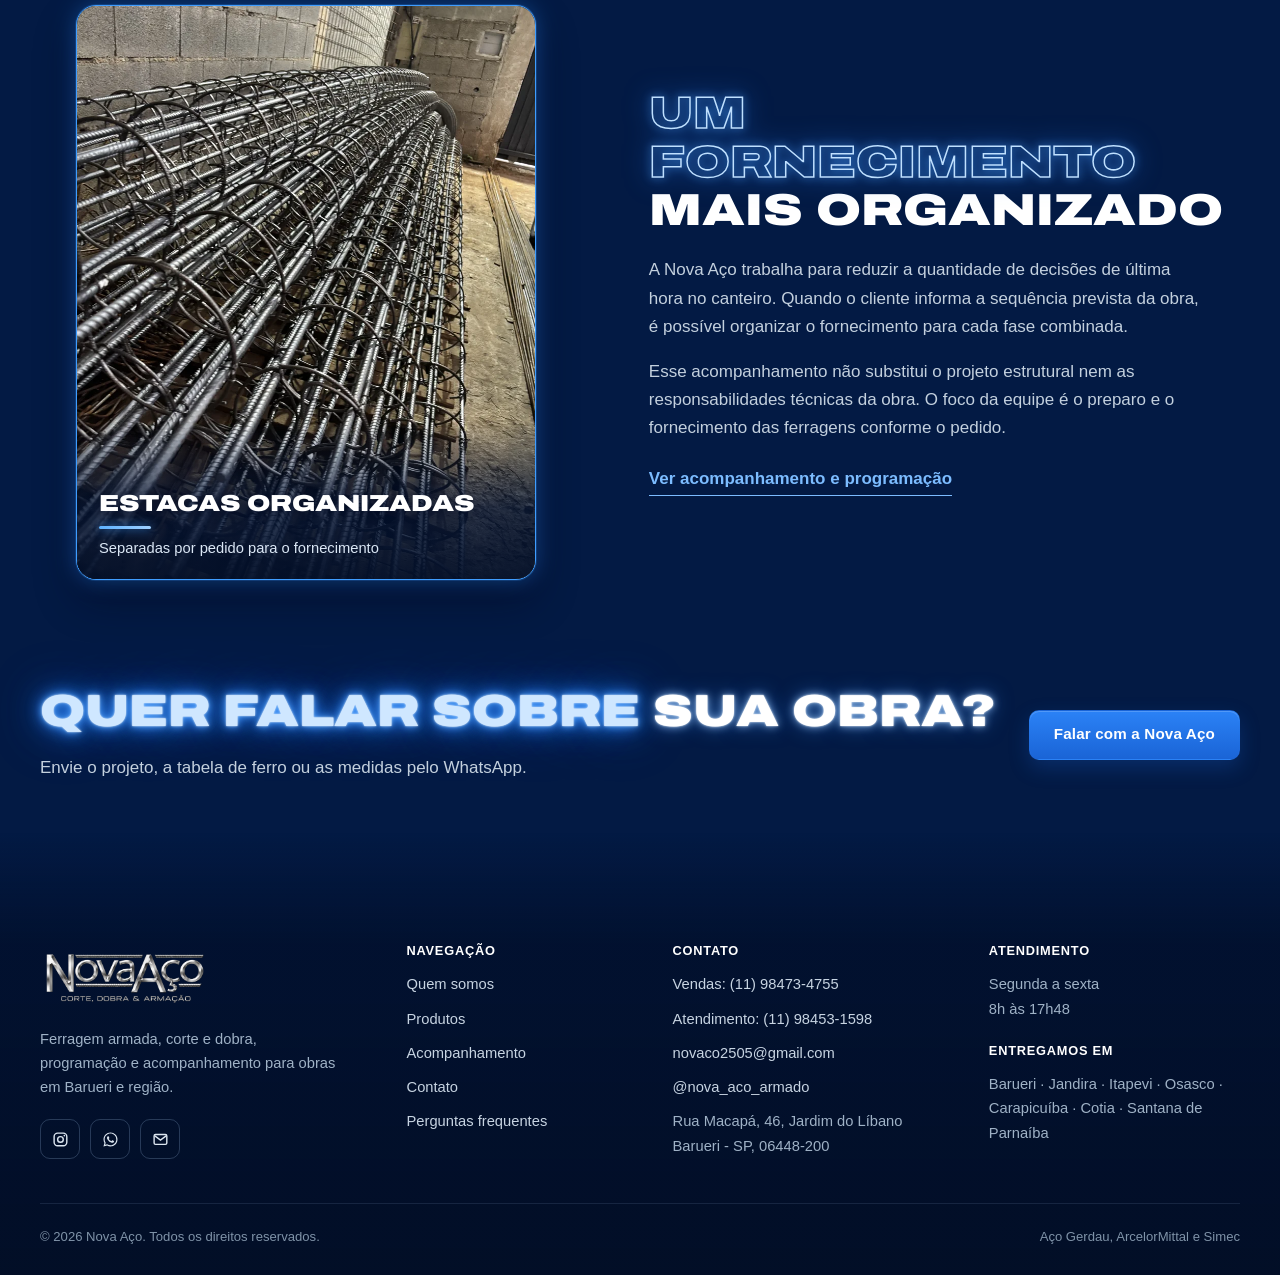
<file: quem-somos/index.html>
<!doctype html>
<html lang="pt-BR"><head>
<!-- Google tag (gtag.js) -->
<script async src="https://www.googletagmanager.com/gtag/js?id=G-J5P18PEPCR"></script>
<script>
  window.dataLayer = window.dataLayer || [];
  function gtag(){dataLayer.push(arguments);}
  gtag('js', new Date());

  gtag('config', 'G-J5P18PEPCR');
</script>

<meta charset="utf-8">
<meta name="viewport" content="width=device-width, initial-scale=1">
<meta name="description" content="Conheça a Nova Aço, empresa de Barueri que prepara ferragens armadas e organiza o fornecimento conforme as etapas da obra.">
<meta name="robots" content="index,follow">
<meta name="theme-color" content="#081629">
<meta name="google-site-verification" content="-BxmAj7kSUF6eF3E8H7EFRy5LlKnR6vmizFsvWg_J3s">
<meta name="google-site-verification" content="6TGfyHFEwu5vu9EIpKf6PgMKn3u1nhk4sILbtkqJKhs">
<title>Quem Somos | Nova Aço Barueri</title>
<link rel="canonical" href="https://novaacoarmado.com.br/quem-somos/">
<meta property="og:locale" content="pt_BR">
<meta property="og:type" content="website">
<meta property="og:site_name" content="Nova Aço">
<meta property="og:title" content="Quem Somos | Nova Aço Barueri">
<meta property="og:description" content="Conheça a Nova Aço, empresa de Barueri que prepara ferragens armadas e organiza o fornecimento conforme as etapas da obra.">
<meta property="og:url" content="https://novaacoarmado.com.br/quem-somos/">
<meta property="og:image" content="https://novaacoarmado.com.br/assets/capa-nova-aco.png">
<meta name="twitter:card" content="summary_large_image">
<link rel="preconnect" href="https://fonts.googleapis.com">
<link rel="preconnect" href="https://fonts.gstatic.com" crossorigin>
<link href="https://fonts.googleapis.com/css2?family=Archivo:wdth,wght@125,800;125,900&display=swap" rel="stylesheet">
<link rel="icon" type="image/png" sizes="192x192" href="/assets/favicon-nova-aco.png?v=20261002">
<link rel="icon" type="image/png" sizes="192x192" href="/assets/img/favicon-192.png?v=20261002">
<link rel="apple-touch-icon" href="/assets/favicon-nova-aco.png?v=20261002">
<link rel="preload" as="image" href="/assets/img/logo-nova-aco.webp">
<link rel="preload" as="image" type="image/webp" href="/assets/img/capa-quem-somos-m.webp">
<link rel="stylesheet" href="/assets/site.css?v=20261104-marcas">
<script>document.documentElement.classList.add('js');(function(){function f(){if(!window.NA_READY)document.documentElement.classList.add('no-reveal')}document.addEventListener('DOMContentLoaded',f);setTimeout(f,8000)})()</script>
<script type="application/ld+json">{"@context": "https://schema.org", "@type": "LocalBusiness", "name": "Nova Aço", "url": "https://novaacoarmado.com.br/", "image": "https://novaacoarmado.com.br/assets/capa-nova-aco.png", "logo": "https://novaacoarmado.com.br/assets/img/logo-nova-aco.png", "telephone": "+5511984531598", "contactPoint": {"@type": "ContactPoint", "telephone": "+5511984734755", "contactType": "sales"}, "email": "novaco2505@gmail.com", "address": {"@type": "PostalAddress", "streetAddress": "Rua Macapá, 46 - Jardim do Líbano", "addressLocality": "Barueri", "addressRegion": "SP", "postalCode": "06448-200", "addressCountry": "BR"}, "openingHoursSpecification": [{"@type": "OpeningHoursSpecification", "dayOfWeek": ["Monday", "Tuesday", "Wednesday", "Thursday", "Friday"], "opens": "08:00", "closes": "17:48"}], "areaServed": ["Barueri", "Jandira", "Itapevi", "Osasco", "Carapicuíba", "Cotia", "Santana de Parnaíba"], "sameAs": ["https://www.instagram.com/nova_aco_armado/"], "brand": [{"@type": "Brand", "name": "Gerdau"}, {"@type": "Brand", "name": "ArcelorMittal"}, {"@type": "Brand", "name": "Simec"}]}</script>
</head><body>
<a class="skip-link" href="#conteudo">Pular para o conteúdo</a>
<div class="topbar"><div class="container topbar-inner">
  <span>Seg a sex, 8h às 17h48</span>
  <span class="topbar-hide">Rua Macapá, 46 · Barueri - SP</span>
  <span class="topbar-links"><a class="topbar-hide" href="https://www.instagram.com/nova_aco_armado/" target="_blank" rel="noopener">@nova_aco_armado</a><a href="https://wa.me/5511984734755" target="_blank" rel="noopener">Vendas: (11) 98473-4755</a><a href="https://wa.me/5511984531598" target="_blank" rel="noopener">Atendimento: (11) 98453-1598</a></span>
</div></div>
<header class="site-header" data-header>
  <div class="container nav">
    <a class="brand" href="/" aria-label="Nova Aço - início"><img src="/assets/img/logo-nova-aco.webp" alt="Nova Aço - corte, dobra e armação" width="520" height="207"></a>
    <nav class="nav-links" id="menu-principal" aria-label="Navegação principal">
      <a href="/">Início</a><a href="/quem-somos/" aria-current="page">Quem somos</a><a href="/produtos/">Produtos</a><a href="/acompanhamento/">Acompanhamento</a><a href="/contato/">Contato</a>
      <a class="nav-cta" href="https://wa.me/5511984734755?text=Ol%C3%A1%20Nova%20A%C3%A7o%21%20Gostaria%20de%20solicitar%20um%20or%C3%A7amento." target="_blank" rel="noopener">Solicitar orçamento</a>
    </nav>
    <button class="menu-button" type="button" aria-expanded="false" aria-controls="menu-principal" aria-label="Abrir menu"><svg viewBox="0 0 24 24" aria-hidden="true" class="ico"><path d="M4 7h16M4 12h16M4 17h16" stroke="currentColor" stroke-width="2.2" stroke-linecap="round"/></svg><span>Menu</span></button>
  </div>
</header>
<main id="conteudo">
  <section class="page-hero">
    <div class="container ph-grid">
      <div class="ph-inner">
        <nav class="crumbs" aria-label="Você está em"><a href="/">Início</a><span aria-hidden="true">/</span><span>Quem somos</span></nav>
        <h1 class="tt tt-led" aria-label="Quem somos"><span class="tl tb" data-t="Quem"><span class="f">Quem</span></span> <span class="tl ts" data-t="somos"><span class="f">somos</span></span></h1>
        <p class="page-hero-text">A Nova Aço atende obras em Barueri e cidades da região com ferragem armada, corte e dobra e fornecimento organizado de materiais.</p>
      </div>
      <picture class="ph-art"><source type="image/webp" srcset="/assets/img/capa-quem-somos-m.webp"><img src="/assets/img/capa-quem-somos-m.jpg" alt="Equipe da Nova Aço conferindo projeto no canteiro, etiqueta da Nova Aço na ferragem e colunas armadas" width="1500" height="800" fetchpriority="high"></picture>
    </div>
  </section>
  <section class="section tone-dark tone-alt"><div class="container content-split">
    <div class="copy"><h2 class="tt tt-led reveal" aria-label="Do pedido à entrega"><span class="tl tb" data-t="Do pedido"><span class="f">Do pedido</span></span> <span class="tl ts" data-t="à entrega"><span class="f">à entrega</span></span></h2><p class="reveal">O trabalho começa com as informações enviadas pelo cliente. A equipe confere o pedido, organiza a produção e combina o fornecimento conforme a necessidade da obra.</p><p class="reveal">Nos pedidos com programação por etapa, o atendimento continua durante o andamento da obra para alinhar as próximas entregas.</p>
      
      <ul class="qs-cards" data-reveal-group aria-label="Como trabalhamos"><li><a class="qs-card qs-card--barueri" href="/contato/"><span class="qs-media" aria-hidden="true"><img src="/assets/img/qs-barueri.webp?v=20261002" alt="" width="324" height="256" loading="lazy" decoding="async"></span><span class="qs-copy"><strong>Base em Barueri</strong><span>Atendimento local e para cidades vizinhas.</span></span><span class="qs-go" aria-hidden="true"></span></a></li><li><a class="qs-card qs-card--producao" href="/produtos/"><span class="qs-media" aria-hidden="true"><img src="/assets/img/qs-producao.webp?v=20261002" alt="" width="284" height="286" loading="lazy" decoding="async"></span><span class="qs-copy"><strong>Produção conforme o pedido</strong><span>Peças preparadas a partir das informações e medidas fornecidas.</span></span><span class="qs-go" aria-hidden="true"></span></a></li><li><a class="qs-card qs-card--contato" href="https://wa.me/5511984734755?text=Ol%C3%A1%20Nova%20A%C3%A7o%21%20Gostaria%20de%20solicitar%20um%20or%C3%A7amento." target="_blank" rel="noopener"><span class="qs-media" aria-hidden="true"><img src="/assets/img/qs-contato.webp?v=20261002" alt="" width="276" height="270" loading="lazy" decoding="async"></span><span class="qs-copy"><strong>Contato direto</strong><span>Orçamento, dúvidas e programação pelo WhatsApp.</span></span><span class="qs-go" aria-hidden="true"></span></a></li></ul>
    </div>
    <figure class="photo-frame frame-a pic-card reveal"><img src="/assets/img/obra-1.webp" srcset="/assets/img/obra-1-sm.webp 480w, /assets/img/obra-1.webp 900w" sizes="(max-width: 900px) 90vw, 42vw" alt="Ferragens em obra atendida pela Nova Aço" width="900" height="1200" loading="lazy" decoding="async"><figcaption class="pic-cap"><strong>Ferragem pronta</strong><span>Armações identificadas para a sua obra</span></figcaption></figure>
  </div></section>
  <section class="brands tone-dark"><div class="container brands-inner">
    <p><strong>Material de qualidade.</strong> Trabalhamos com aço das marcas</p>
    <ul class="brand-list"><li>Gerdau</li><li>ArcelorMittal</li><li>Simec</li></ul>
  </div></section>
  <section class="section tone-dark tone-alt"><div class="container content-split reverse">
    <figure class="photo-frame frame-b pic-card reveal"><img src="/assets/img/produto-estacas-foto-1.webp" srcset="/assets/img/produto-estacas-foto-1-sm.webp 480w, /assets/img/produto-estacas-foto-1.webp 900w" sizes="(max-width: 900px) 90vw, 42vw" alt="Ferragens de estacas organizadas para o fornecimento" width="900" height="1200" loading="lazy" decoding="async"><figcaption class="pic-cap"><strong>Estacas organizadas</strong><span>Separadas por pedido para o fornecimento</span></figcaption></figure>
    <div class="copy reveal"><h2 class="tt tt-vaz" aria-label="Um fornecimento mais organizado"><span class="tl tb" data-t="Um fornecimento"><span class="f">Um fornecimento</span></span> <span class="tl ts" data-t="mais organizado"><span class="f">mais organizado</span></span></h2><p>A Nova Aço trabalha para reduzir a quantidade de decisões de última hora no canteiro. Quando o cliente informa a sequência prevista da obra, é possível organizar o fornecimento para cada fase combinada.</p><p>Esse acompanhamento não substitui o projeto estrutural nem as responsabilidades técnicas da obra. O foco da equipe é o preparo e o fornecimento das ferragens conforme o pedido.</p><a class="text-link" href="/acompanhamento/">Ver acompanhamento e programação</a></div>
  </div></section>
  <section class="cta-band tone-dark"><div class="container cta-inner"><div class="cta-copy"><h2 class="tt tt-led" aria-label="Quer falar sobre sua obra?"><span class="tl tb" data-t="Quer falar sobre"><span class="f">Quer falar sobre</span></span> <span class="tl ts" data-t="sua obra?"><span class="f">sua obra?</span></span></h2><p>Envie o projeto, a tabela de ferro ou as medidas pelo WhatsApp.</p></div><a class="btn btn-accent" href="https://wa.me/5511984734755?text=Ol%C3%A1%20Nova%20A%C3%A7o%21%20Quero%20falar%20sobre%20a%20minha%20obra." target="_blank" rel="noopener">Falar com a Nova Aço</a></div></section>
</main>
<footer class="site-footer">
  <div class="container">
    <div class="footer-top">
      <div class="footer-brand"><img src="/assets/img/logo-nova-aco.webp" alt="Nova Aço" width="520" height="207" loading="lazy"><p>Ferragem armada, corte e dobra, programação e acompanhamento para obras em Barueri e região.</p>
        <div class="footer-social"><a href="https://www.instagram.com/nova_aco_armado/" target="_blank" rel="noopener" aria-label="Instagram da Nova Aço"><svg viewBox="0 0 24 24" aria-hidden="true" class="ico"><rect x="3" y="3" width="18" height="18" rx="5" fill="none" stroke="currentColor" stroke-width="2"/><circle cx="12" cy="12" r="4" fill="none" stroke="currentColor" stroke-width="2"/><circle cx="17.5" cy="6.5" r="1.2" fill="currentColor"/></svg></a><a href="https://wa.me/5511984734755" target="_blank" rel="noopener" aria-label="WhatsApp da Nova Aço"><svg viewBox="0 0 24 24" aria-hidden="true" class="ico"><path fill="currentColor" d="M19.05 4.91A9.82 9.82 0 0 0 12.04 2C6.58 2 2.13 6.45 2.13 11.91c0 1.75.46 3.45 1.32 4.95L2.05 22l5.25-1.38a9.9 9.9 0 0 0 4.74 1.21h.01c5.46 0 9.91-4.45 9.91-9.91 0-2.65-1.03-5.14-2.91-7.01Zm-7.01 15.24h-.01a8.2 8.2 0 0 1-4.19-1.15l-.3-.18-3.12.82.83-3.04-.2-.31a8.2 8.2 0 0 1-1.26-4.38c0-4.54 3.7-8.23 8.24-8.23 2.2 0 4.27.86 5.82 2.42a8.18 8.18 0 0 1 2.41 5.82c0 4.54-3.7 8.23-8.22 8.23Zm4.52-6.16c-.25-.12-1.47-.72-1.69-.81-.23-.08-.39-.12-.56.13-.16.24-.64.8-.78.97-.14.16-.29.18-.54.06-.25-.12-1.05-.39-1.99-1.23-.74-.66-1.23-1.47-1.38-1.72-.14-.25-.01-.38.11-.5.11-.11.25-.29.37-.43.13-.15.17-.25.25-.41.08-.17.04-.31-.02-.43-.06-.12-.56-1.34-.76-1.84-.2-.48-.41-.42-.56-.43h-.48c-.17 0-.43.06-.66.31-.22.25-.86.85-.86 2.07 0 1.22.89 2.4 1.01 2.56.12.17 1.75 2.67 4.23 3.74.59.26 1.05.41 1.41.52.59.19 1.13.16 1.56.1.48-.07 1.47-.6 1.67-1.18.21-.58.21-1.07.14-1.18-.06-.1-.22-.16-.47-.28Z"/></svg></a><a href="mailto:novaco2505@gmail.com" aria-label="E-mail da Nova Aço"><svg viewBox="0 0 24 24" aria-hidden="true" class="ico"><rect x="3" y="5" width="18" height="14" rx="2" fill="none" stroke="currentColor" stroke-width="2"/><path d="m4 7 8 6 8-6" fill="none" stroke="currentColor" stroke-width="2"/></svg></a></div>
      </div>
      <div class="footer-col"><strong>Navegação</strong><a href="/quem-somos/">Quem somos</a><a href="/produtos/">Produtos</a><a href="/acompanhamento/">Acompanhamento</a><a href="/contato/">Contato</a><a href="/contato/#perguntas">Perguntas frequentes</a></div>
      <div class="footer-col"><strong>Contato</strong><a href="https://wa.me/5511984734755" target="_blank" rel="noopener">Vendas: (11) 98473-4755</a><a href="https://wa.me/5511984531598" target="_blank" rel="noopener">Atendimento: (11) 98453-1598</a><a href="mailto:novaco2505@gmail.com">novaco2505@gmail.com</a><a href="https://www.instagram.com/nova_aco_armado/" target="_blank" rel="noopener">@nova_aco_armado</a><p>Rua Macapá, 46, Jardim do Líbano<br>Barueri - SP, 06448-200</p></div>
      <div class="footer-col"><strong>Atendimento</strong><p>Segunda a sexta<br>8h às 17h48</p><strong class="mt">Entregamos em</strong><p>Barueri · Jandira · Itapevi · Osasco · Carapicuíba · Cotia · Santana de Parnaíba</p></div>
    </div>
    <div class="footer-bottom"><span>© 2026 Nova Aço. Todos os direitos reservados.</span><span>Aço Gerdau, ArcelorMittal e Simec</span></div>
  </div>
</footer>
<div class="fab-stack"><a class="fab fab-ig" href="https://www.instagram.com/nova_aco_armado/" target="_blank" rel="noopener" aria-label="Instagram da Nova Aço"><svg viewBox="0 0 24 24" aria-hidden="true" class="ico"><rect x="3" y="3" width="18" height="18" rx="5" fill="none" stroke="currentColor" stroke-width="2"/><circle cx="12" cy="12" r="4" fill="none" stroke="currentColor" stroke-width="2"/><circle cx="17.5" cy="6.5" r="1.2" fill="currentColor"/></svg></a><a class="fab fab-wa" href="https://wa.me/5511984734755?text=Ol%C3%A1%20Nova%20A%C3%A7o%21%20Gostaria%20de%20solicitar%20um%20or%C3%A7amento." target="_blank" rel="noopener" aria-label="Falar com a Nova Aço no WhatsApp"><svg viewBox="0 0 24 24" aria-hidden="true" class="ico"><path fill="currentColor" d="M19.05 4.91A9.82 9.82 0 0 0 12.04 2C6.58 2 2.13 6.45 2.13 11.91c0 1.75.46 3.45 1.32 4.95L2.05 22l5.25-1.38a9.9 9.9 0 0 0 4.74 1.21h.01c5.46 0 9.91-4.45 9.91-9.91 0-2.65-1.03-5.14-2.91-7.01Zm-7.01 15.24h-.01a8.2 8.2 0 0 1-4.19-1.15l-.3-.18-3.12.82.83-3.04-.2-.31a8.2 8.2 0 0 1-1.26-4.38c0-4.54 3.7-8.23 8.24-8.23 2.2 0 4.27.86 5.82 2.42a8.18 8.18 0 0 1 2.41 5.82c0 4.54-3.7 8.23-8.22 8.23Zm4.52-6.16c-.25-.12-1.47-.72-1.69-.81-.23-.08-.39-.12-.56.13-.16.24-.64.8-.78.97-.14.16-.29.18-.54.06-.25-.12-1.05-.39-1.99-1.23-.74-.66-1.23-1.47-1.38-1.72-.14-.25-.01-.38.11-.5.11-.11.25-.29.37-.43.13-.15.17-.25.25-.41.08-.17.04-.31-.02-.43-.06-.12-.56-1.34-.76-1.84-.2-.48-.41-.42-.56-.43h-.48c-.17 0-.43.06-.66.31-.22.25-.86.85-.86 2.07 0 1.22.89 2.4 1.01 2.56.12.17 1.75 2.67 4.23 3.74.59.26 1.05.41 1.41.52.59.19 1.13.16 1.56.1.48-.07 1.47-.6 1.67-1.18.21-.58.21-1.07.14-1.18-.06-.1-.22-.16-.47-.28Z"/></svg><span>WhatsApp</span></a></div>
<script src="/assets/site.js?v=20261104-vendas" defer></script>
</body></html>
</file>
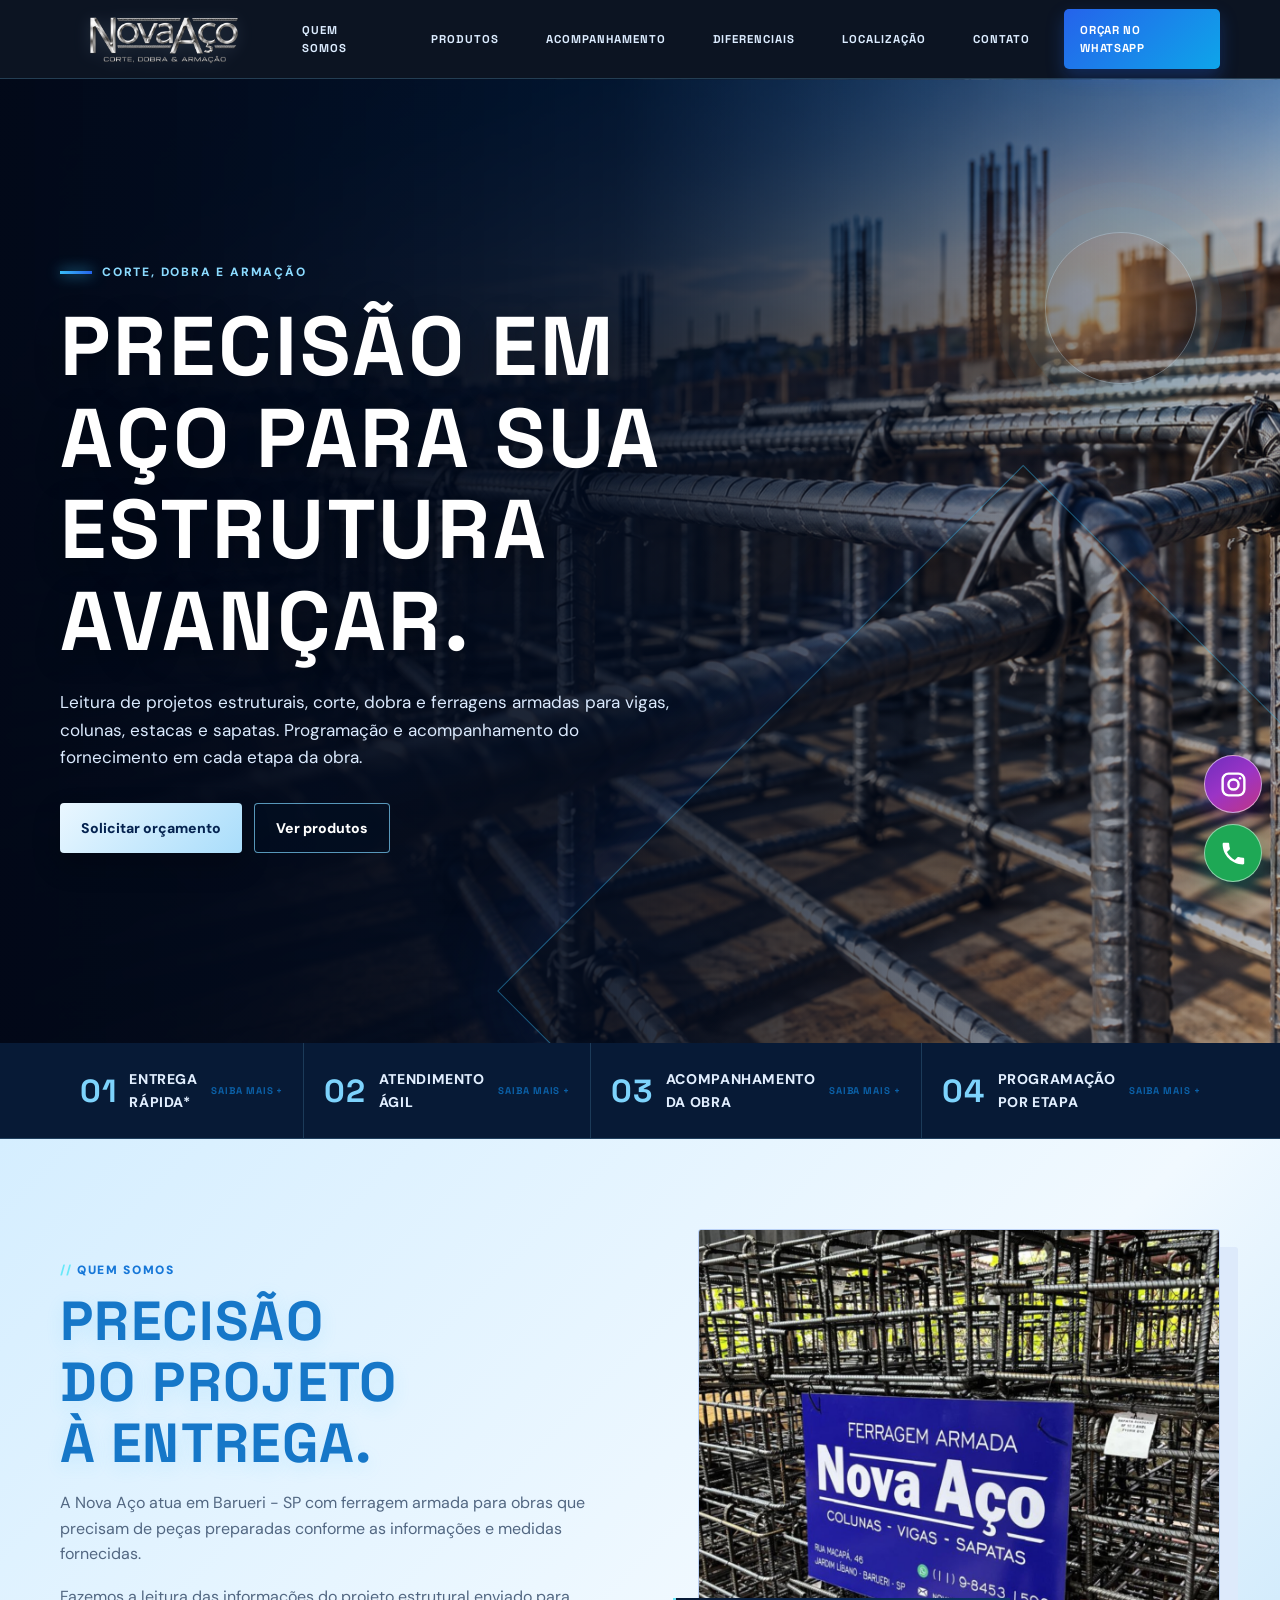
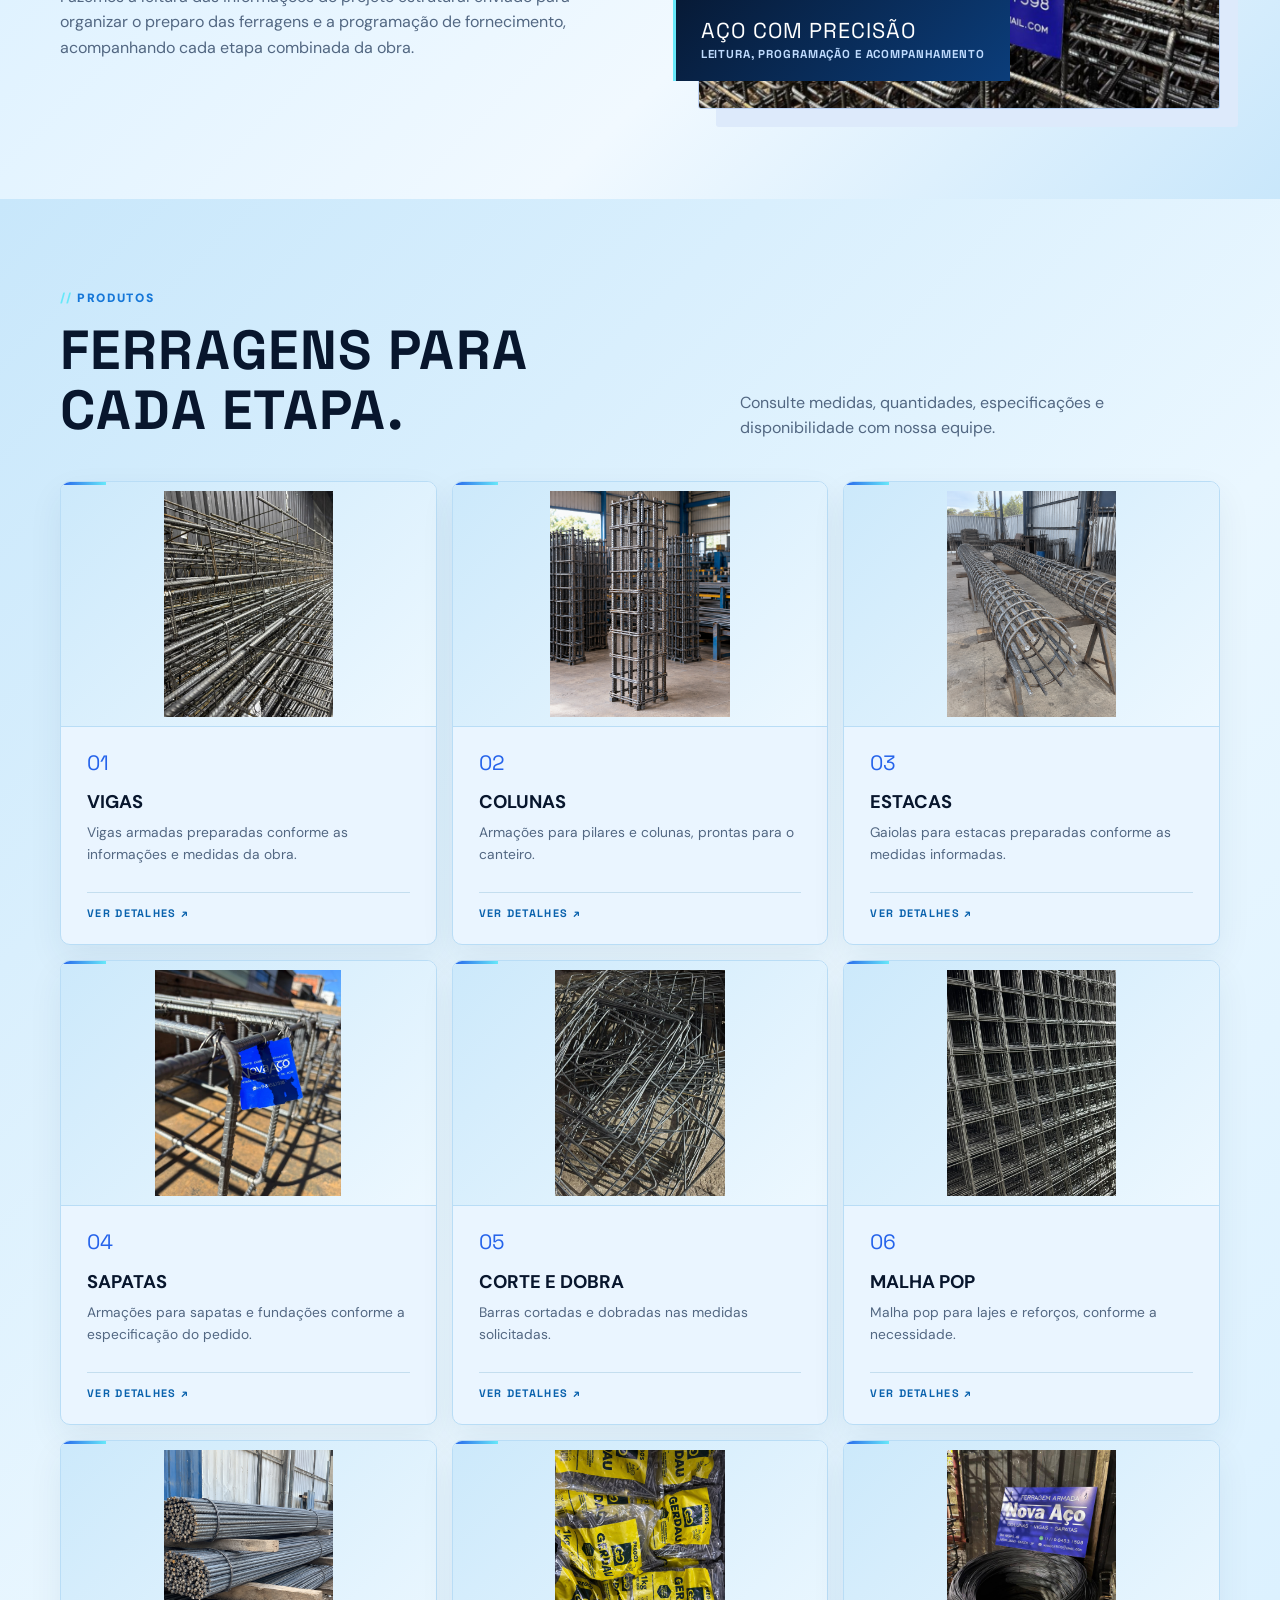
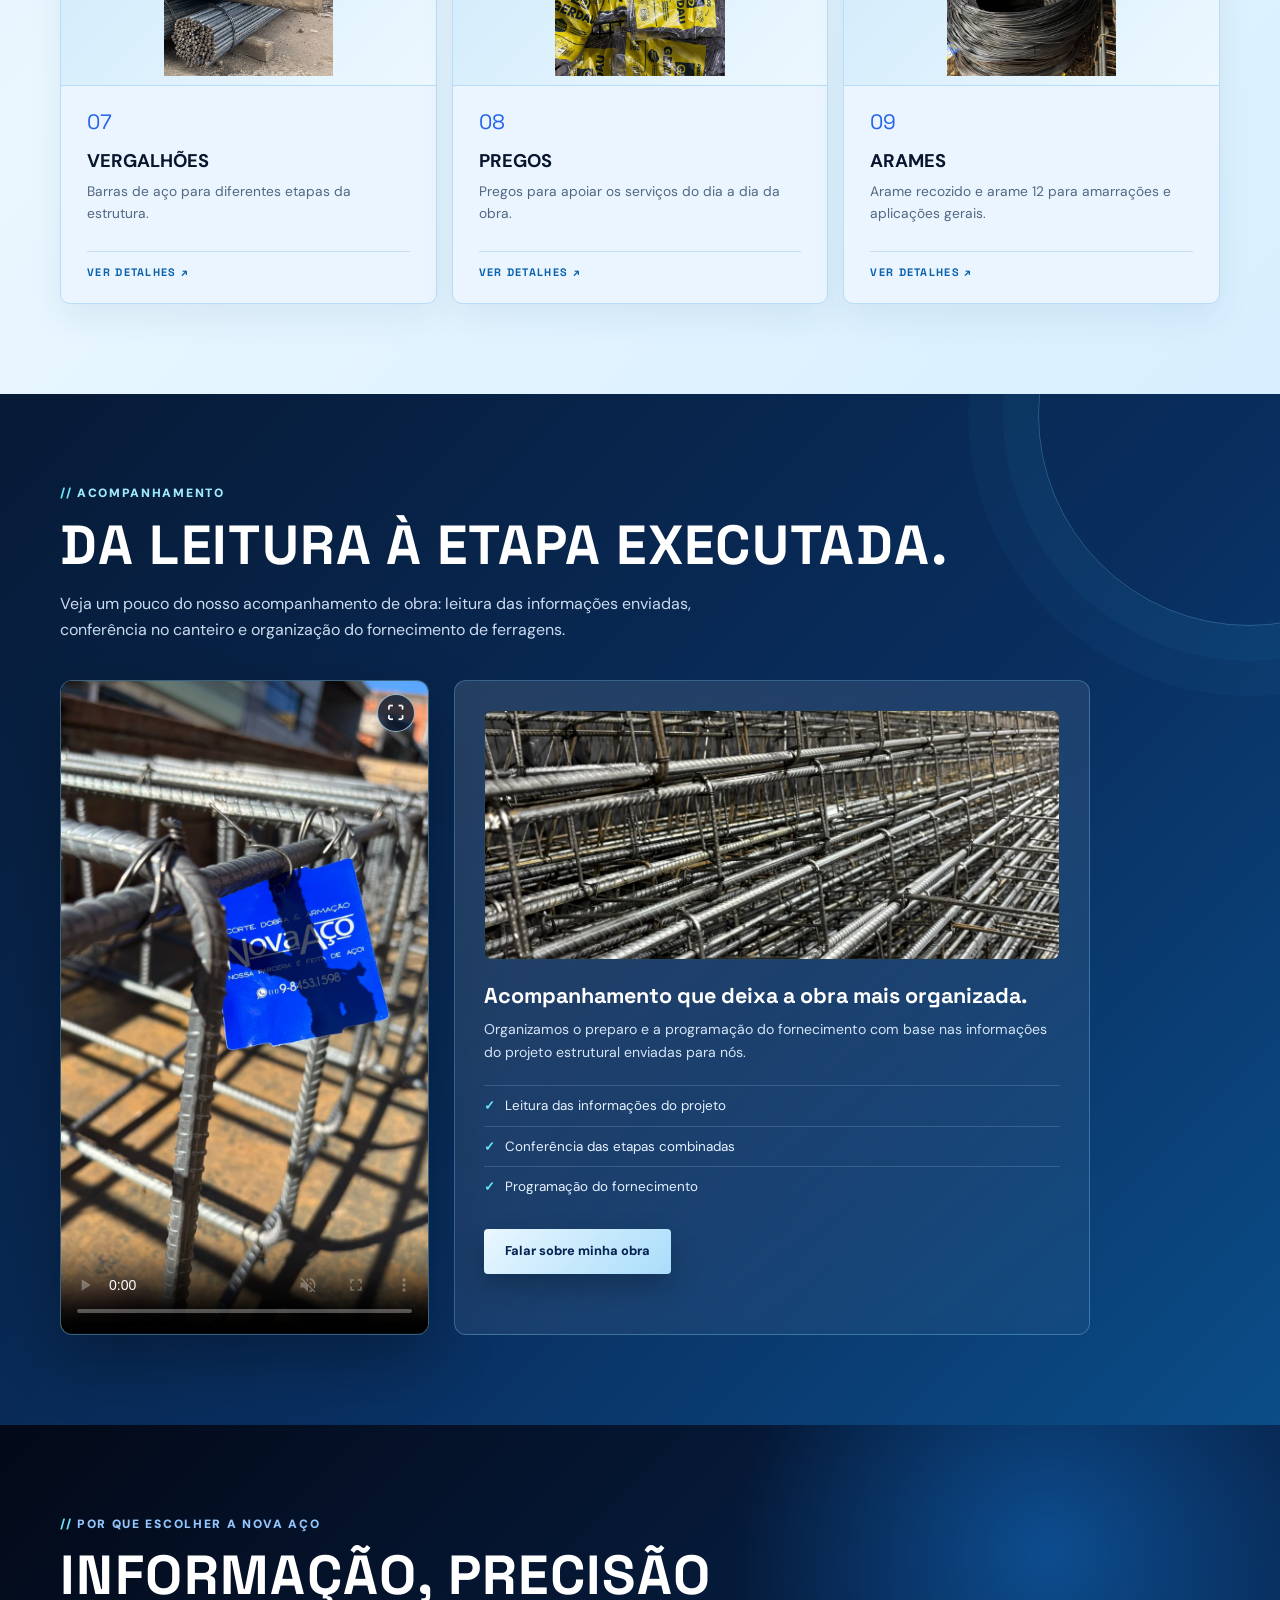
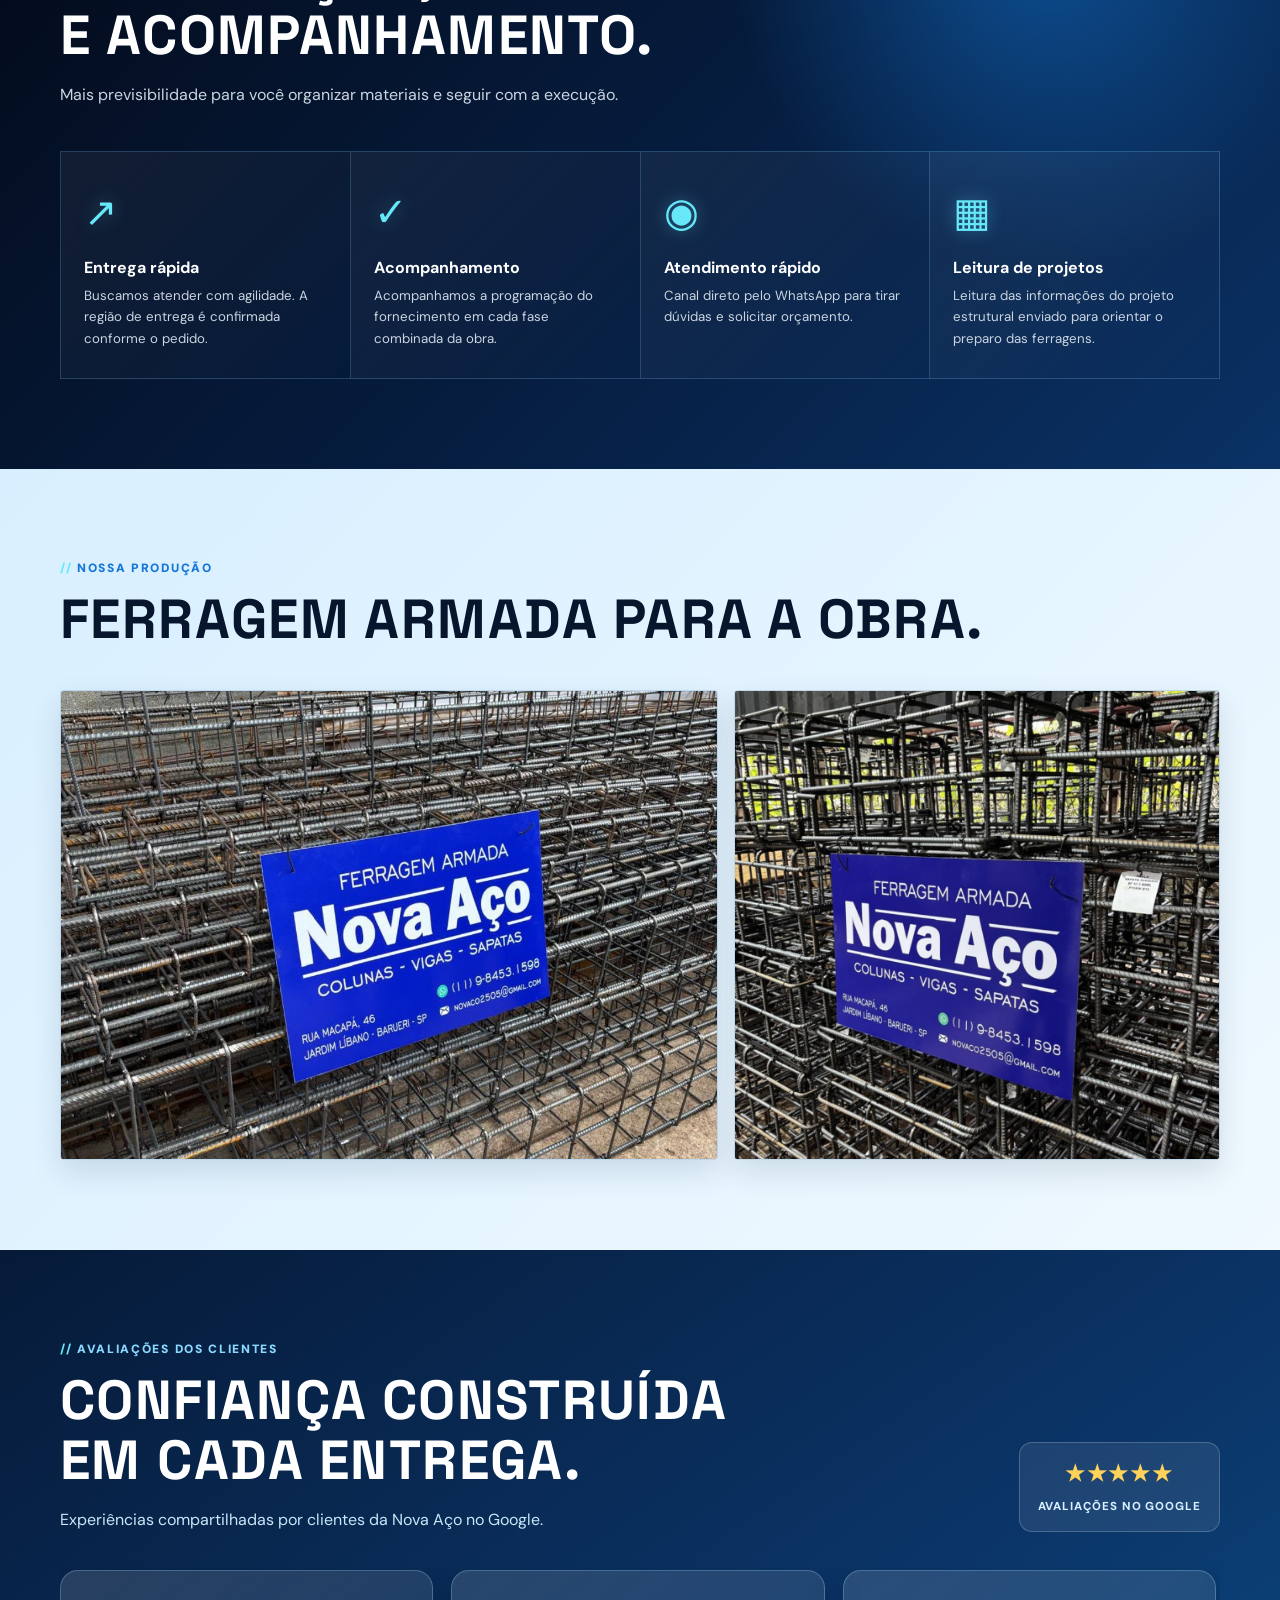
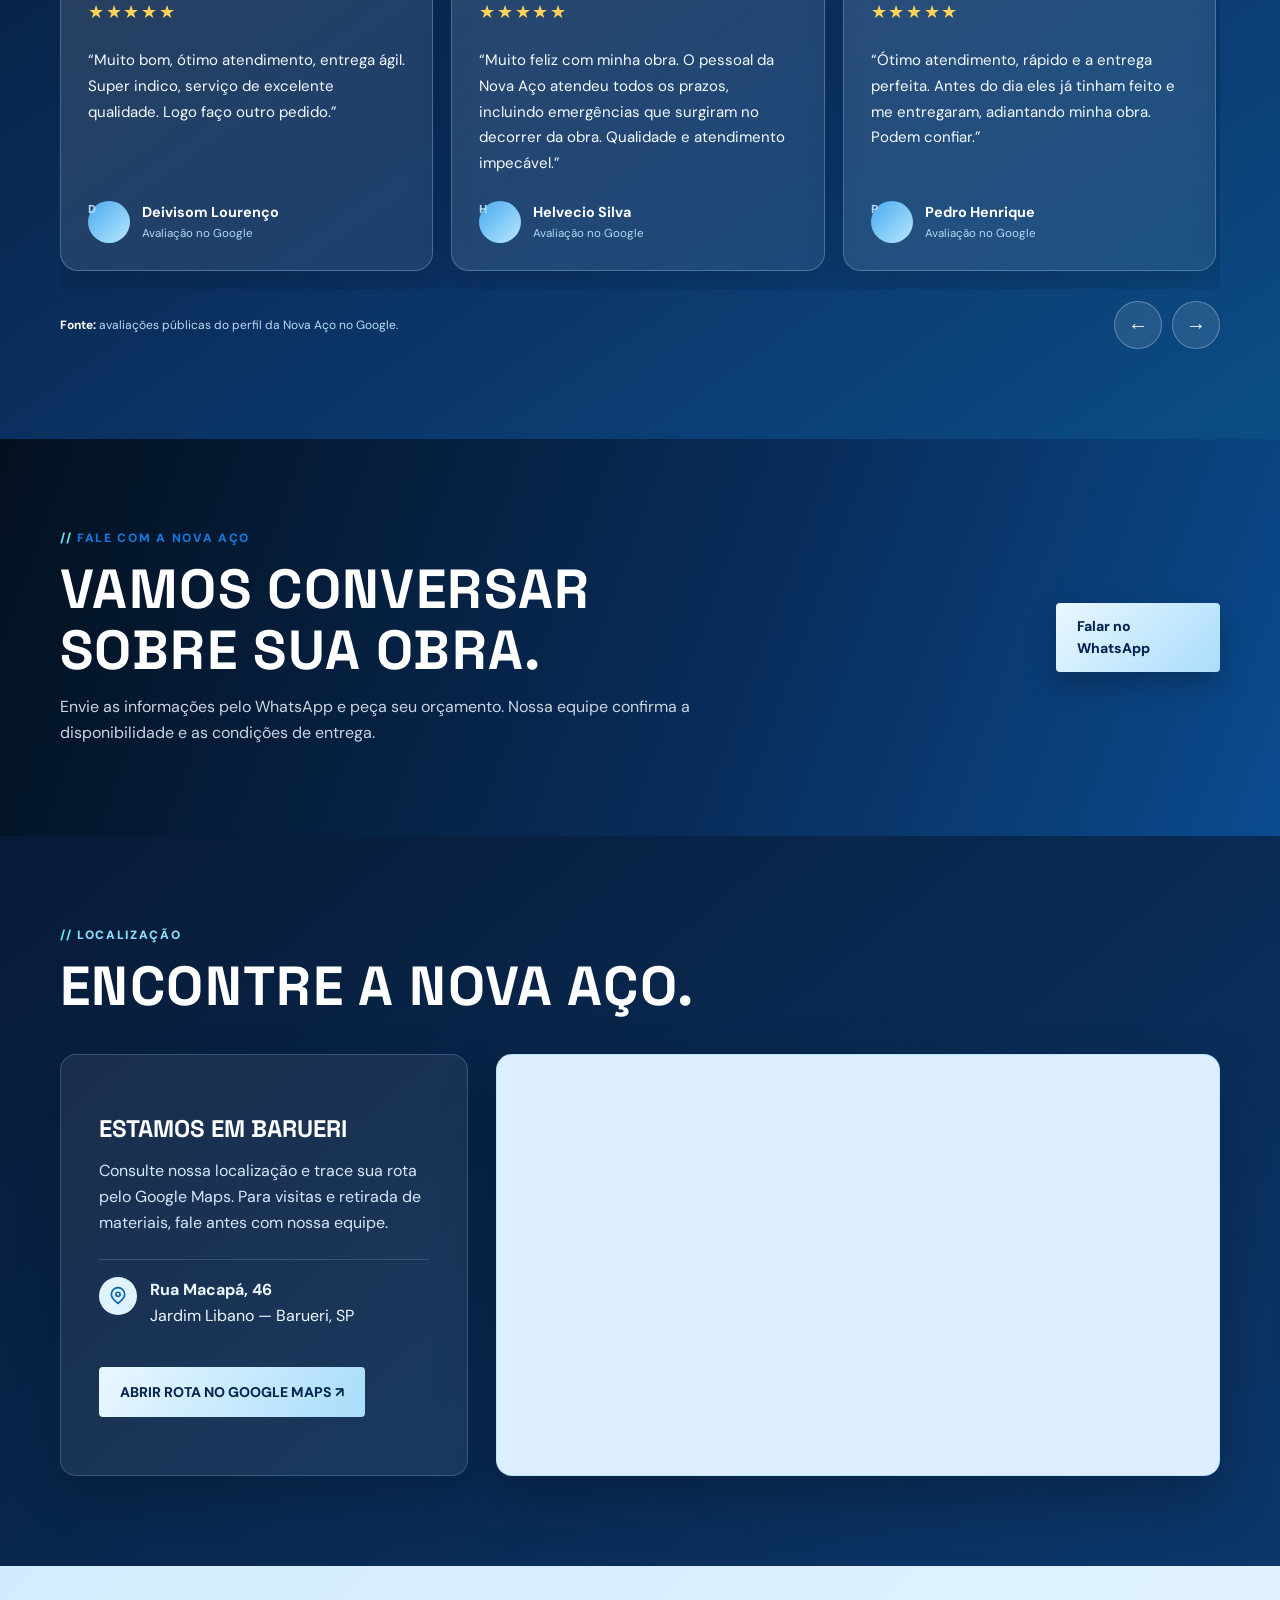
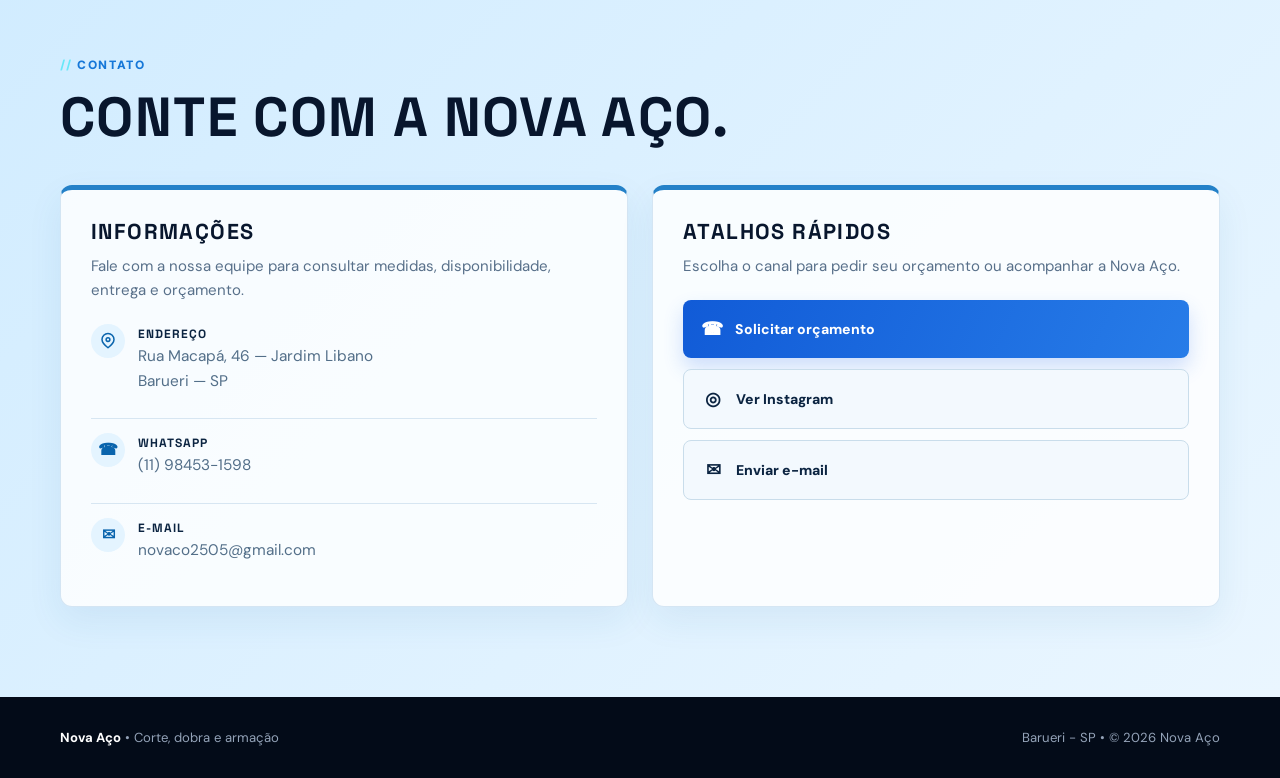
<file: index-2.html>
<!doctype html>
<html lang="pt-BR">
<head>
  <meta charset="utf-8">
  <meta name="viewport" content="width=device-width, initial-scale=1">
  <meta name="description" content="Nova Aço: ferragem armada, vigas, colunas, estacas, sapatas, corte e dobra em Barueri - SP. Entrega rápida, atendimento ágil e acompanhamento da obra.">
  <meta name="robots" content="index,follow">
  <meta name="google-site-verification" content="-BxmAj7kSUF6eF3E8H7EFRy5LlKnR6vmizFsvWg_J3s">
  <title>Nova Aço | Ferragem Armada em Barueri</title>
  <link rel="canonical" href="https://novaacoarmado.com.br/">
  <link rel="preconnect" href="https://fonts.googleapis.com">
  <link rel="preconnect" href="https://fonts.gstatic.com" crossorigin>
  <link href="https://fonts.googleapis.com/css2?family=DM+Sans:opsz,wght@9..40,400;9..40,500;9..40,600;9..40,700&family=Space+Grotesk:wght@500;600;700&display=swap" rel="stylesheet">
  <link rel="icon" type="image/svg+xml" href="data:image/svg+xml,%3Csvg xmlns='http://www.w3.org/2000/svg' viewBox='0 0 64 64'%3E%3Cdefs%3E%3ClinearGradient id='g' x1='0' y1='0' x2='1' y2='1'%3E%3Cstop stop-color='%23f8fafc'/%3E%3Cstop offset='.34' stop-color='%2394a3b8'/%3E%3Cstop offset='.58' stop-color='%23ffffff'/%3E%3Cstop offset='1' stop-color='%23475569'/%3E%3C/linearGradient%3E%3C/defs%3E%3Crect width='64' height='64' rx='12' fill='%2306172f'/%3E%3Cpath fill='url(%23g)' d='M8 56V8h12l24 29V8h12v48H44L20 27v29z'/%3E%3C/svg%3E">
  <script type="application/ld+json">{"@context":"https://schema.org","@type":"LocalBusiness","name":"Nova Aço","description":"Ferragem armada, corte e dobra para obras.","telephone":"+5511984531598","email":"novaco2505@gmail.com","address":{"@type":"PostalAddress","streetAddress":"Rua Macapá, 46 - Jardim Libano","addressLocality":"Barueri","addressRegion":"SP","addressCountry":"BR"},"sameAs":["https://www.instagram.com/nova_aco_barueri/"]}</script>
  <style>
    :root{--navy:#06172f;--navy-2:#0b2c5d;--blue:#1d4ed8;--silver:#cbd5e1;--steel:#f1f5f9;--ink:#0f172a;--muted:#526176;--line:#d9e1ea;--white:#fff;--whatsapp:#1ea855}*{box-sizing:border-box}html{scroll-behavior:smooth}body{margin:0;font-family:Manrope,Arial,sans-serif;color:var(--ink);line-height:1.6;background:#fff}a{text-decoration:none;color:inherit}img{display:block;max-width:100%}.container{width:min(1160px,92%);margin:auto}.topbar{background:#030b18;color:#cbd5e1;font-size:.78rem;font-weight:700;letter-spacing:.02em}.topbar .container{min-height:38px;display:flex;align-items:center;justify-content:space-between;gap:12px}.topbar span:first-child{color:#fff}header{position:sticky;top:0;z-index:20;background:rgba(255,255,255,.96);backdrop-filter:blur(10px);border-bottom:1px solid var(--line)}nav{height:78px;display:flex;align-items:center;justify-content:space-between;gap:22px}.brand img{width:185px;height:56px;object-fit:contain}.links{display:flex;align-items:center;gap:23px;font-size:.82rem;font-weight:800;color:#26354b}.links>a:not(.nav-cta):hover{color:var(--blue)}.nav-cta{background:var(--navy);color:#fff;padding:12px 16px;border-radius:5px}.menu{display:none;border:0;background:none;color:var(--navy);font-size:1.7rem}.hero{background:var(--navy);min-height:650px;position:relative;isolation:isolate;color:#fff;display:flex;align-items:center;overflow:hidden}.hero:before{content:"";position:absolute;z-index:-2;inset:0;background:linear-gradient(90deg,rgba(3,14,31,.96) 0%,rgba(5,22,47,.82) 45%,rgba(5,22,47,.26) 100%),url('assets/obra-1.jpg') center/cover}.hero:after{content:"";position:absolute;z-index:-1;right:-11vw;bottom:-20vw;width:55vw;height:55vw;border:1px solid rgba(191,219,254,.28);transform:rotate(45deg)}.hero-inner{padding:94px 0 100px}.eyebrow{display:flex;align-items:center;gap:10px;color:#bfdbfe;text-transform:uppercase;letter-spacing:.15em;font-weight:800;font-size:.75rem}.eyebrow:before{content:"";width:32px;height:3px;background:#93c5fd}h1,h2,h3{margin:0;line-height:1.1}h1,h2{font-family:Oswald,Impact,sans-serif;text-transform:uppercase}h1{max-width:800px;margin-top:19px;font-size:clamp(3rem,6.5vw,5.6rem);letter-spacing:.01em}.hero p{max-width:620px;color:#dbeafe;font-size:1.07rem;margin:22px 0 32px}.actions{display:flex;flex-wrap:wrap;gap:12px}.btn{display:inline-flex;min-height:50px;align-items:center;justify-content:center;padding:12px 21px;border-radius:4px;font-size:.88rem;font-weight:800;transition:.2s}.btn:hover{transform:translateY(-2px)}.btn-primary{background:#fff;color:#081a37}.btn-outline{border:1px solid rgba(255,255,255,.65);color:#fff}.btn-blue{background:var(--blue);color:#fff}.trust-strip{background:#e6edf6;border-bottom:1px solid #d5e0ed}.trust-strip .container{display:grid;grid-template-columns:repeat(4,1fr)}.trust-item{padding:25px 20px;border-right:1px solid #cbd8e6;display:flex;align-items:center;gap:13px;font-weight:800;font-size:.88rem}.trust-item:last-child{border:0}.trust-item b{font-family:Oswald;font-size:2rem;line-height:1;color:var(--blue)}section{padding:90px 0}.kicker{color:var(--blue);font-size:.75rem;font-weight:900;letter-spacing:.14em;text-transform:uppercase;margin-bottom:11px}h2{font-size:clamp(2.2rem,4.3vw,3.7rem);letter-spacing:.01em}.lead{color:var(--muted);max-width:670px;margin:16px 0 0}.about{display:grid;grid-template-columns:1fr .92fr;align-items:center;gap:70px}.about-copy p{color:var(--muted);margin:17px 0}.about-photo{position:relative}.about-photo img{height:480px;width:100%;object-fit:cover;filter:saturate(.88);border-radius:3px}.photo-label{position:absolute;left:-25px;bottom:28px;background:var(--navy);color:#fff;padding:21px 25px;font-family:Oswald;text-transform:uppercase;font-size:1.35rem;line-height:1.08}.photo-label small{display:block;color:#bfdbfe;font-family:Manrope;text-transform:none;font-size:.72rem;font-weight:800;margin-top:6px}.notice{margin-top:24px;padding:15px 18px;border-left:4px solid var(--blue);background:#eff6ff;color:#42526a;font-size:.82rem}.products{background:var(--steel)}.heading-row{display:flex;align-items:end;justify-content:space-between;gap:25px;margin-bottom:40px}.heading-row .lead{max-width:480px}.grid{display:grid;grid-template-columns:repeat(3,1fr);gap:15px}.card{background:#fff;border:1px solid var(--line);padding:26px;min-height:205px}.card-num{font-family:Oswald;color:#94a3b8;font-size:1.3rem;margin-bottom:34px}.card h3{font-size:1.15rem;margin-bottom:8px}.card p{color:var(--muted);font-size:.86rem;margin:0}.differentials{background:var(--navy);color:#fff}.differentials .kicker{color:#93c5fd}.differentials .lead{color:#cbd5e1}.differential-grid{display:grid;grid-template-columns:repeat(4,1fr);gap:0;margin-top:44px;border-top:1px solid rgba(255,255,255,.18);border-left:1px solid rgba(255,255,255,.18)}.diff{padding:29px 23px;border-right:1px solid rgba(255,255,255,.18);border-bottom:1px solid rgba(255,255,255,.18)}.diff-mark{font-family:Oswald;font-size:2.5rem;color:#93c5fd}.diff h3{margin:14px 0 8px;font-size:1rem}.diff p{font-size:.83rem;color:#cbd5e1;margin:0}.gallery{display:grid;grid-template-columns:1.15fr .85fr;gap:16px;margin-top:40px}.gallery img{width:100%;height:470px;object-fit:cover;border-radius:3px}.gallery img:last-child{filter:saturate(.8)}.cta{background:linear-gradient(110deg,#0b2c5d,#071a35);color:#fff}.cta-row{display:flex;align-items:center;justify-content:space-between;gap:30px}.cta p{color:#cbd5e1;max-width:640px;margin:14px 0 0}.contact{background:#f5f8fc}.contact-grid{display:grid;grid-template-columns:1fr 1fr;gap:20px;margin-top:38px}.contact-box{background:#fff;border-top:4px solid var(--blue);padding:31px}.contact-box h3{font-family:Oswald;text-transform:uppercase;font-size:1.5rem}.contact-item{display:flex;gap:12px;margin-top:18px;color:var(--muted);font-size:.9rem}.contact-icon{color:var(--blue);font-weight:900}.contact-item strong{display:block;color:var(--ink);font-size:.82rem}footer{background:#030b18;color:#94a3b8;padding:30px 0;font-size:.82rem}footer .container{display:flex;justify-content:space-between;gap:20px;flex-wrap:wrap}footer strong{color:#fff}.float-wa{position:fixed;right:18px;bottom:18px;z-index:25;color:#fff;background:var(--whatsapp);border-radius:50px;padding:14px 19px;font-size:.86rem;font-weight:900;box-shadow:0 10px 27px rgba(0,0,0,.22)}@media(max-width:850px){.links{display:none;position:absolute;top:78px;left:0;right:0;background:#fff;padding:18px 4%;box-shadow:0 12px 20px rgba(0,0,0,.08);flex-direction:column;align-items:flex-start}.links.mobile{display:flex}.menu{display:block}.trust-strip .container{grid-template-columns:1fr 1fr}.about,.contact-grid{grid-template-columns:1fr;gap:38px}.about-photo{order:-1}.photo-label{left:0}.grid{grid-template-columns:1fr 1fr}.differential-grid{grid-template-columns:1fr 1fr}.gallery{grid-template-columns:1fr}.gallery img{height:360px}.cta-row{align-items:flex-start;flex-direction:column}}@media(max-width:520px){.topbar .container{justify-content:center;text-align:center;padding:7px 0}.topbar span:last-child{display:none}nav{height:70px}.links{top:70px}.brand img{width:154px}.hero{min-height:600px}.hero-inner{padding:72px 0}.hero p{font-size:.98rem}.trust-strip .container,.grid,.differential-grid{grid-template-columns:1fr}.trust-item{border-right:0;border-bottom:1px solid #cbd8e6}.trust-item:last-child{border-bottom:0}section{padding:66px 0}.heading-row{display:block}.heading-row .lead{margin-top:16px}.gallery img{height:290px}.float-wa{right:12px;bottom:12px}}
    /* Direção visual: industrial, precisa e tecnológica */
    :root{--navy:#040b19;--navy-2:#092d5d;--blue:#2563eb;--electric:#38bdf8;--silver:#d9e5f3;--steel:#f3f7fc;--ink:#08162d;--muted:#526782;--line:#d4e1ef}
    body{font-family:"DM Sans",Arial,sans-serif;background:linear-gradient(180deg,#f8fbff 0%,#eef4fb 100%)}
    h1,h2,.trust-item b,.photo-label,.card-num{font-family:"Space Grotesk",Arial,sans-serif}
    .topbar{background:linear-gradient(90deg,#020611,#082958)}
    header{background:rgba(4,11,25,.96);border-bottom:1px solid rgba(125,211,252,.22)}
    .links{color:#dcecff}.links>a:not(.nav-cta):hover{color:var(--electric)}
    .nav-cta{background:linear-gradient(135deg,#2563eb,#0ea5e9);box-shadow:0 8px 18px rgba(37,99,235,.28)}
    .menu{color:#dcecff}
    .hero{min-height:690px;background:#020817}
    .hero:before{background:linear-gradient(90deg,rgba(2,8,23,.98) 0%,rgba(2,12,31,.89) 48%,rgba(3,14,36,.42) 100%),url('assets/obra-1.jpg') center/cover}
    .hero:after{right:-9vw;bottom:-25vw;width:58vw;height:58vw;border:1px solid rgba(56,189,248,.44);box-shadow:0 0 100px rgba(37,99,235,.15)}
    .hero-inner{position:relative}
    .hero-inner:after{content:"";position:absolute;right:2%;top:8%;width:150px;height:150px;border:1px solid rgba(186,230,253,.35);border-radius:50%;box-shadow:0 0 0 25px rgba(56,189,248,.06),0 0 0 50px rgba(56,189,248,.04)}
    .eyebrow{color:#8bdbff}.eyebrow:before{background:linear-gradient(90deg,#38bdf8,#2563eb);box-shadow:0 0 14px #38bdf8}
    h1{letter-spacing:.02em;text-shadow:0 8px 30px rgba(0,0,0,.3)}
    .btn-primary{background:linear-gradient(135deg,#f8fafc,#dbeafe);color:#071b3d;box-shadow:0 12px 28px rgba(0,0,0,.24)}
    .btn-outline{border-color:rgba(125,211,252,.7);background:rgba(3,20,45,.26)}
    .trust-strip{background:#071a36;color:#e2efff;border-color:rgba(125,211,252,.2)}
    .trust-item{border-color:rgba(125,211,252,.18)}.trust-item b{color:#7dd3fc}
    section{position:relative}.kicker{color:#1677d8}.kicker:before{content:"// ";color:#67e8f9}
    h2{letter-spacing:.025em}.about-photo img{border:1px solid rgba(37,99,235,.25);box-shadow:18px 18px 0 #dbeafe}
    .photo-label{background:linear-gradient(135deg,#071a36,#0b3d7a);border-left:3px solid #67e8f9}
    .products{background:linear-gradient(135deg,#edf4fb 0%,#f8fbff 100%)}
    .card{position:relative;overflow:hidden;border-color:#d8e7f5;box-shadow:0 14px 35px rgba(15,50,90,.07);transition:transform .25s,box-shadow .25s,border-color .25s}
    .card:before{content:"";position:absolute;top:0;left:0;width:45px;height:3px;background:linear-gradient(90deg,#2563eb,#67e8f9)}
    .card:hover{transform:translateY(-7px);border-color:#7dd3fc;box-shadow:0 22px 42px rgba(15,50,90,.14)}
    .card-num{color:#2563eb}.differentials{background:radial-gradient(circle at 82% 20%,#0d4d8f 0%,transparent 27%),linear-gradient(135deg,#030917,#061d40 55%,#0a3265)}
    .differential-grid{border-color:rgba(125,211,252,.25)}.diff{border-color:rgba(125,211,252,.2);background:linear-gradient(135deg,rgba(255,255,255,.055),rgba(255,255,255,0))}.diff-mark{color:#67e8f9;text-shadow:0 0 18px rgba(103,232,249,.35)}
    .gallery img{border:1px solid #bcd8ef;box-shadow:0 12px 30px rgba(6,36,73,.13)}
    .cta{background:linear-gradient(110deg,#03101f,#082d5b 58%,#0b4b8f)}
    .contact{background:linear-gradient(135deg,#eff6ff,#f8fbff)}.contact-box{border-top-color:#38bdf8;box-shadow:0 14px 34px rgba(12,49,91,.07)}
    .float-wa{border:1px solid rgba(255,255,255,.5);box-shadow:0 10px 26px rgba(16,185,129,.28)}
    .grid .card:last-child:nth-child(7){grid-column:2}
    .follow-up{background:linear-gradient(135deg,#071a36 0%,#092f60 58%,#0b4d88 100%);color:#fff;overflow:hidden}.follow-up:after{content:"";position:absolute;width:420px;height:420px;border:1px solid rgba(125,211,252,.28);border-radius:50%;right:-180px;top:-190px;box-shadow:0 0 0 35px rgba(56,189,248,.04),0 0 0 70px rgba(56,189,248,.035)}.follow-up .container{position:relative;z-index:1}.follow-up .kicker{color:#9ee9ff}.follow-up .lead{color:#cbdcf0}.follow-grid{display:grid;grid-template-columns:1.25fr .75fr;gap:25px;align-items:stretch;margin-top:38px}.video-shell{position:relative;border:1px solid rgba(125,211,252,.45);border-radius:12px;overflow:hidden;background:#020814;box-shadow:0 24px 65px rgba(0,0,0,.32)}.video-shell video{display:block;width:100%;aspect-ratio:16/9;background:#020814}.video-caption{position:absolute;left:0;right:0;bottom:0;padding:38px 24px 18px;background:linear-gradient(transparent,rgba(2,8,20,.94));pointer-events:none}.video-caption strong{display:block;font-family:"Space Grotesk",Arial,sans-serif;font-size:1.1rem}.video-caption span{color:#bfdbfe;font-size:.82rem}.follow-card{border:1px solid rgba(125,211,252,.3);border-radius:12px;padding:29px;background:linear-gradient(145deg,rgba(255,255,255,.12),rgba(255,255,255,.035));backdrop-filter:blur(8px)}.follow-card img{height:205px;width:100%;object-fit:cover;border-radius:8px;margin-bottom:24px}.follow-card h3{font-family:"Space Grotesk",Arial,sans-serif;font-size:1.35rem}.follow-card p{color:#d5e5f7;font-size:.88rem;margin:10px 0 0}.follow-points{margin:22px 0 0;padding:0;list-style:none}.follow-points li{padding:9px 0;border-top:1px solid rgba(191,219,254,.18);font-size:.84rem;color:#e7f2ff}.follow-points li:before{content:"✓";color:#67e8f9;font-weight:900;margin-right:10px}.quick-contact{display:flex;gap:10px;flex-wrap:wrap;margin-top:22px}.quick-contact .btn{min-height:45px;font-size:.8rem}.mobile-backdrop{display:none}
    @media(max-width:850px){.links{border:1px solid rgba(125,211,252,.25);border-top:0;border-radius:0 0 16px 16px;background:linear-gradient(155deg,#06162e,#082e5e);padding:14px 4% 18px;gap:4px;box-shadow:0 22px 40px rgba(0,0,0,.30)}.links a{width:100%;padding:12px 10px;border-radius:7px}.links a:hover{background:rgba(255,255,255,.08)}.links .nav-cta{text-align:center;margin-top:8px}.follow-grid{grid-template-columns:1fr}.follow-card{display:grid;grid-template-columns:.75fr 1fr;gap:22px;align-items:center}.follow-card img{height:190px;margin:0}.follow-card h3,.follow-card p,.follow-points{grid-column:2}.follow-points{margin-top:4px}.quick-contact{grid-column:1/-1}.grid .card:last-child:nth-child(7){grid-column:auto}}
    @media(max-width:520px){.follow-card{display:block}.follow-card img{height:190px;margin-bottom:20px}.follow-card h3,.follow-card p,.follow-points{grid-column:auto}}
    @media(max-width:850px){.hero-inner:after{right:0;opacity:.55}}
    @media(max-width:520px){.hero-inner:after{display:none}.about-photo img{box-shadow:10px 10px 0 #dbeafe}}
    /* Padronização do selo e catálogo */
    .photo-label small{font-family:"Space Grotesk",Arial,sans-serif;text-transform:uppercase;letter-spacing:.075em}
    /* Capa e catálogo de produtos */
    .hero:before{background:linear-gradient(90deg,rgba(2,8,23,.98) 0%,rgba(2,12,31,.88) 48%,rgba(3,14,36,.28) 100%),url('assets/capa-nova-aco.png') center/cover}
    #produtos .card{padding:0;min-height:0;border-radius:10px;overflow:hidden}#produtos .product-image{width:100%;height:190px;object-fit:cover;display:block;border-bottom:1px solid #b9ddf6}#produtos .card-num,#produtos .card h3,#produtos .card p{margin-left:26px;margin-right:26px}#produtos .card-num{margin-top:20px;margin-bottom:12px}#produtos .card h3{margin-bottom:9px}#produtos .card p{padding-bottom:27px}
    /* Destaque da apresentação */
    #quem-somos h2{color:#1677c8;text-shadow:0 5px 18px rgba(56,189,248,.14)}
    /* Tipografia e superfícies unificadas */
    .photo-label,.contact-box h3{font-family:"Space Grotesk",Arial,sans-serif;text-transform:uppercase;letter-spacing:.045em}.contact-box h3{font-size:1.2rem}.card,.contact-box{background:#eaf5ff;border-color:#b9ddf6}.products{background:linear-gradient(135deg,#dceeff 0%,#edf7ff 100%)}.contact{background:linear-gradient(135deg,#dceeff,#f1f8ff)}.btn-primary{background:linear-gradient(135deg,#eaf7ff,#a9ddfb);color:#052350}.btn-primary:hover{box-shadow:0 14px 28px rgba(56,189,248,.25)}
    /* Navegação e vídeo refinados */
    .links>a:not(.nav-cta){font-family:"Space Grotesk",Arial,sans-serif;text-transform:uppercase;letter-spacing:.085em;font-size:.71rem;padding:10px 11px;border:1px solid transparent;border-radius:7px;transition:background .2s,border-color .2s,color .2s}
    .links>a:not(.nav-cta):hover{background:rgba(56,189,248,.10);border-color:rgba(125,211,252,.42);color:#b9edff}
    .nav-cta{text-transform:uppercase;letter-spacing:.055em;font-family:"Space Grotesk",Arial,sans-serif;font-size:.72rem}
    .follow-grid{grid-template-columns:minmax(290px,.58fr) 1fr;max-width:1030px}.video-shell{width:100%;max-width:385px;justify-self:center}.video-shell video{aspect-ratio:9/16;object-fit:cover}.video-caption{padding:48px 20px 18px}.video-caption strong{text-transform:uppercase;letter-spacing:.04em}.follow-card{min-height:100%}
    @media(max-width:850px){.links>a:not(.nav-cta){font-size:.76rem;letter-spacing:.1em}.follow-grid{grid-template-columns:1fr}.video-shell{max-width:390px}.follow-card{min-height:auto}}
    /* Interface em tons de azul e interações */
    body{background:linear-gradient(145deg,#d7efff 0%,#edf8ff 38%,#cfe9fb 100%)}#quem-somos{background:linear-gradient(135deg,#d5eeff 0%,#f1f9ff 62%,#c9e7fb 100%)}.products{background:linear-gradient(135deg,#c8e7fb 0%,#eaf7ff 50%,#d7efff 100%)}.contact{background:linear-gradient(135deg,#d1ecff,#eaf6ff)}main>section:has(.gallery){background:linear-gradient(135deg,#d8efff,#eff9ff)}h1,h2{font-weight:700;text-wrap:balance}.hero h1{letter-spacing:.035em}.product-image{height:245px!important;object-fit:contain!important;object-position:center!important;background:linear-gradient(135deg,#cce9fb,#edf8ff);padding:9px}.card{cursor:pointer}.card:hover{transform:translateY(-7px) scale(1.01)}.product-modal{position:fixed;inset:0;z-index:60;display:none;place-items:center;padding:18px;background:rgba(2,12,31,.72);backdrop-filter:blur(7px)}.product-modal.open{display:grid}.product-modal-card{position:relative;width:min(680px,94vw);max-height:88vh;overflow:auto;border:1px solid rgba(125,211,252,.6);border-radius:16px;background:linear-gradient(145deg,#e8f7ff,#c8e8fb);color:var(--ink);box-shadow:0 26px 80px rgba(0,0,0,.36)}.product-modal-card img{width:100%;height:min(310px,36vh);object-fit:contain;background:#c9e7fa;padding:12px}.product-modal-copy{padding:26px 30px 31px}.product-modal-copy h3{font-family:"Space Grotesk",Arial,sans-serif;font-size:1.5rem;letter-spacing:.05em}.product-modal-copy p{margin:13px 0 0;color:#304e6c}.product-modal-close{position:absolute;right:13px;top:13px;width:38px;height:38px;border:0;border-radius:50%;background:#082d5d;color:#fff;font-size:1.35rem;cursor:pointer}.video-fullscreen{position:absolute;right:13px;top:13px;z-index:3;border:1px solid rgba(186,230,253,.75);border-radius:999px;background:rgba(4,20,44,.8);color:#fff;padding:9px 12px;font:700 .7rem "Space Grotesk",Arial,sans-serif;letter-spacing:.04em;cursor:pointer}.video-shell:fullscreen{display:grid;place-items:center;background:#020814}.video-shell:fullscreen video{width:auto!important;height:100vh!important;max-width:100vw!important;aspect-ratio:9/16!important;object-fit:contain!important}.video-shell:fullscreen .video-caption{width:min(100%,56vh);left:50%;right:auto;transform:translateX(-50%)}.float-wa{width:58px;height:58px;padding:0;display:flex;align-items:center;justify-content:center;border-radius:50%;font-size:0}.float-wa svg{width:29px;height:29px;fill:#fff}@media(max-width:520px){.product-image{height:250px!important}.video-fullscreen{top:10px;right:10px}.product-modal-copy{padding:23px}.product-modal-card img{height:280px}}
    .trust-item{text-transform:uppercase;letter-spacing:.045em}.product-modal-copy .modal-tag{display:inline-block;margin-bottom:10px;color:#0c5da7;font:700 .72rem "Space Grotesk",Arial,sans-serif;letter-spacing:.12em;text-transform:uppercase}.product-modal-copy p+p{margin-top:10px}.product-modal-copy .modal-note{padding:13px 15px;border-left:3px solid #147bcb;background:rgba(255,255,255,.58);font-size:.9rem}.video-fullscreen{width:38px;height:38px;padding:0;display:grid;place-items:center;font-size:1.05rem}.video-fullscreen span{display:none}
    .video-caption{display:none!important}.float-wa span{font-size:1.85rem;line-height:1;color:#fff;font-family:Arial,sans-serif}
    .contact-grid-refined{gap:24px;align-items:stretch}.contact-panel{border:1px solid rgba(45,121,190,.18);border-top:5px solid #2481c8;border-radius:12px;padding:30px;background:rgba(255,255,255,.82);box-shadow:0 14px 35px rgba(31,96,149,.08)}.contact-panel h3{font-family:"Space Grotesk",Arial,sans-serif;font-size:1.35rem;letter-spacing:.065em;text-transform:uppercase}.contact-intro{margin:10px 0 22px;color:#58708a;font-size:.94rem}.contact-details{display:grid;gap:11px}.contact-detail{display:flex;align-items:flex-start;gap:13px;padding:14px 0;border-top:1px solid #d7e6f2}.contact-detail:first-child{border-top:0;padding-top:0}.contact-symbol{flex:0 0 34px;height:34px;display:grid;place-items:center;border-radius:50%;background:#e4f4ff;color:#0964ad;font-size:1rem;font-weight:900}.contact-detail strong{display:block;font:700 .75rem "Space Grotesk",Arial,sans-serif;letter-spacing:.08em;text-transform:uppercase;color:#0b2441}.contact-detail span{display:block;margin-top:2px;color:#536f89;font-size:.96rem}.quick-actions{display:grid;gap:11px}.quick-actions .btn{width:100%;justify-content:flex-start;gap:11px;border-radius:8px;padding:15px 17px}.quick-actions .btn-primary{background:linear-gradient(115deg,#115bd7,#277ce8);color:#fff;box-shadow:0 10px 20px rgba(37,99,235,.2)}.quick-actions .btn-light{background:#f3f9fe;border:1px solid #c9ddeb;color:#0b2441}.quick-actions .btn-mark{width:24px;text-align:center;color:inherit;font-size:1.1rem}.quick-actions small{display:block;margin:4px 0 0 35px;color:#71849a;font-size:.78rem}@media(max-width:850px){.contact-panel{padding:27px 25px}.quick-actions .btn{min-height:56px}}
    /* Experiência refinada dos produtos */
    body.modal-lock{overflow:hidden}
    #produtos .card{isolation:isolate;transition:transform .35s ease,box-shadow .35s ease,border-color .35s ease}
    #produtos .card .product-image{transition:transform .55s cubic-bezier(.2,.8,.2,1),filter .35s ease}
    #produtos .card:hover{border-color:#82c8f4;box-shadow:0 22px 45px rgba(28,103,163,.16)}
    #produtos .card:hover .product-image{transform:scale(1.045);filter:saturate(1.05) contrast(1.025)}
    #produtos .card:after{content:"VER DETALHES  ↗";display:block;margin:0 26px 24px;padding-top:13px;border-top:1px solid #c4deef;color:#0a62ad;font:800 .68rem "Space Grotesk",Arial,sans-serif;letter-spacing:.12em}
    .product-modal{display:grid;opacity:0;visibility:hidden;pointer-events:none;background:rgba(1,10,27,.78);backdrop-filter:blur(0);transition:opacity .32s ease,visibility .32s ease,backdrop-filter .32s ease}
    .product-modal.open{display:grid;opacity:1;visibility:visible;pointer-events:auto;backdrop-filter:blur(11px)}
    .product-modal-card{display:grid;grid-template-columns:minmax(290px,.92fr) minmax(350px,1.08fr);width:min(920px,94vw);max-height:86vh;overflow:hidden;border:1px solid rgba(154,220,255,.7);border-radius:24px;background:#eaf7ff;opacity:0;transform:translateY(34px) scale(.955);box-shadow:0 38px 100px rgba(0,8,28,.55);transition:transform .48s cubic-bezier(.16,1,.3,1),opacity .3s ease}
    .product-modal.open .product-modal-card{opacity:1;transform:translateY(0) scale(1)}
    .product-modal-card>img{width:100%;height:100%;min-height:510px;max-height:86vh;object-fit:contain;background:radial-gradient(circle at 50% 42%,#dff4ff 0%,#a9d8f4 48%,#0a3767 49%,#061b3b 100%);padding:36px}
    .product-modal-copy{display:flex;flex-direction:column;justify-content:center;padding:46px 42px;background:linear-gradient(145deg,#f4fbff 0%,#d7efff 100%);overflow:auto}
    .product-modal-copy .modal-tag{align-self:flex-start;margin-bottom:16px;padding:8px 11px;border:1px solid #9bccec;border-radius:999px;background:rgba(255,255,255,.68);color:#075b9f;font-size:.66rem;letter-spacing:.13em}
    .product-modal-copy h3{margin:0;color:#061c3b;font-size:clamp(1.9rem,3.4vw,2.65rem);line-height:1;letter-spacing:.035em;text-transform:uppercase}
    .product-modal-copy>p:not(.modal-note){margin-top:20px;color:#294b69;font-size:1rem;line-height:1.72}
    .product-modal-copy .modal-note{position:relative;margin-top:18px;padding:16px 17px 16px 45px;border:1px solid #b8daef;border-left:4px solid #147bcb;border-radius:10px;background:rgba(255,255,255,.7);color:#34536e;font-size:.88rem;line-height:1.58}
    .product-modal-copy .modal-note:before{content:"✓";position:absolute;left:16px;top:16px;width:20px;height:20px;display:grid;place-items:center;border-radius:50%;background:#147bcb;color:#fff;font-size:.7rem;font-weight:900}
    .product-modal-cta{display:flex;align-items:center;justify-content:space-between;gap:18px;margin-top:24px;padding:15px 18px;border-radius:10px;background:linear-gradient(120deg,#075bc8,#1689e2);color:#fff;font:800 .75rem "Space Grotesk",Arial,sans-serif;letter-spacing:.085em;text-transform:uppercase;box-shadow:0 12px 25px rgba(10,93,183,.23);transition:transform .22s ease,box-shadow .22s ease}
    .product-modal-cta:hover{transform:translateY(-2px);box-shadow:0 17px 30px rgba(10,93,183,.3)}
    .product-modal-cta b{font-size:1.15rem}
    .product-modal-close{right:16px;top:16px;z-index:3;width:42px;height:42px;border:1px solid rgba(255,255,255,.45);background:rgba(4,30,65,.88);box-shadow:0 8px 20px rgba(0,0,0,.2);transition:transform .25s ease,background .25s ease}
    .product-modal-close:hover{transform:rotate(90deg);background:#126fbb}
    @media(max-width:720px){.product-modal{padding:12px}.product-modal-card{display:block;width:min(96vw,520px);max-height:91vh;overflow:auto;border-radius:18px}.product-modal-card>img{height:250px;min-height:250px;max-height:none;padding:25px;background:linear-gradient(145deg,#dff3ff,#add8f1)}.product-modal-copy{padding:28px 24px 26px;overflow:visible}.product-modal-copy h3{font-size:1.75rem}.product-modal-copy>p:not(.modal-note){font-size:.94rem;line-height:1.62}.product-modal-close{position:fixed;right:22px;top:22px}}
    @media(prefers-reduced-motion:reduce){.product-modal,.product-modal-card,#produtos .card,#produtos .card .product-image,.product-modal-close,.product-modal-cta{transition:none!important}}
    /* Diferenciais clicáveis e navegação sequencial dos produtos */
    .trust-item{position:relative;cursor:pointer;transition:background .25s ease,color .25s ease,transform .25s ease}
    .trust-item:after{content:"SAIBA MAIS  +";display:block;margin-left:auto;color:#0b61a8;font:800 .61rem "Space Grotesk",Arial,sans-serif;letter-spacing:.1em;white-space:nowrap}
    .trust-item:hover,.trust-item:focus-visible{z-index:1;background:#d3eafa;color:#062a53;outline:none;transform:translateY(-3px);box-shadow:0 12px 25px rgba(17,86,143,.12)}
    .product-modal-nav{display:grid;grid-template-columns:1fr 1fr;gap:10px;margin-top:23px}
    .product-modal-nav button{min-height:45px;border:1px solid #a9cee7;border-radius:9px;background:rgba(255,255,255,.68);color:#0a4e88;font:800 .68rem "Space Grotesk",Arial,sans-serif;letter-spacing:.08em;text-transform:uppercase;cursor:pointer;transition:background .2s ease,transform .2s ease,border-color .2s ease}
    .product-modal-nav button:hover{background:#fff;border-color:#4194cf;transform:translateY(-2px)}
    .benefit-modal .product-modal-card{display:block;width:min(540px,92vw);min-height:0;background:linear-gradient(145deg,#f4fbff,#d2ebfc)}
    .benefit-modal .product-modal-copy{min-height:390px;padding:52px 46px}
    .benefit-modal .benefit-number{display:inline-grid;place-items:center;width:48px;height:48px;margin-bottom:22px;border-radius:50%;background:linear-gradient(135deg,#0b5cc0,#1b91e6);color:#fff;font:800 .9rem "Space Grotesk",Arial,sans-serif;box-shadow:0 10px 24px rgba(15,105,190,.25)}
    .benefit-modal h3{font-size:clamp(1.75rem,5vw,2.45rem)}
    .benefit-modal p{margin-top:20px!important;color:#31536f!important;font-size:1rem!important;line-height:1.72!important}
    .benefit-modal .benefit-line{width:62px;height:4px;margin-top:27px;border-radius:99px;background:linear-gradient(90deg,#0d66c5,#4cc6f4)}
    @media(max-width:850px){.trust-item:after{font-size:.58rem}.benefit-modal .product-modal-copy{min-height:350px;padding:42px 30px}}
    @media(max-width:520px){.trust-item{display:grid;grid-template-columns:auto 1fr auto}.trust-item:after{margin-left:8px}.product-modal-nav{position:sticky;bottom:-1px;margin:22px -24px -26px;padding:13px 24px 17px;background:linear-gradient(180deg,rgba(215,239,255,.7),#d7efff 35%)}.product-modal-cta{margin-top:17px}.benefit-modal .product-modal-copy{min-height:360px;padding:42px 27px 34px}.benefit-modal .product-modal-close{position:absolute}}
    /* Logo, localização e atalhos flutuantes */
    .brand{display:flex;align-items:center}.brand img{width:210px;height:64px;object-fit:contain;border-radius:5px;filter:drop-shadow(0 2px 8px rgba(195,219,240,.16))}
    .follow-card .brand-showcase{height:230px;object-fit:contain;padding:22px;background:radial-gradient(circle at 50% 42%,#123d6e,#020a18 74%);border:1px solid rgba(125,211,252,.22)}
    .follow-card .follow-photo{height:250px;width:100%;object-fit:cover;object-position:center 46%;padding:0;background:#071a36;border:1px solid rgba(125,211,252,.24);filter:saturate(.9) contrast(1.04)}
    .float-instagram{position:fixed;right:18px;bottom:87px;z-index:25;width:58px;height:58px;display:grid;place-items:center;border-radius:50%;background:linear-gradient(145deg,#6f2dbd,#9b34c6 48%,#c13584);border:1px solid rgba(255,255,255,.55);box-shadow:0 10px 27px rgba(111,45,189,.32);transition:transform .2s ease,box-shadow .2s ease}
    .float-instagram:hover{transform:translateY(-3px) scale(1.04);box-shadow:0 15px 32px rgba(111,45,189,.4)}
    .float-instagram svg{width:29px;height:29px;fill:none;stroke:#fff;stroke-width:2;stroke-linecap:round;stroke-linejoin:round}
    .contact-symbol.location-symbol svg{width:18px;height:18px;fill:none;stroke:#0964ad;stroke-width:2;stroke-linecap:round;stroke-linejoin:round}
    .location{background:linear-gradient(140deg,#071a36 0%,#0b376b 100%);color:#fff}
    .location .kicker{color:#8bddff}.location h2{color:#fff}.location-grid{display:grid;grid-template-columns:.72fr 1.28fr;gap:28px;margin-top:38px;align-items:stretch}.location-copy{display:flex;flex-direction:column;justify-content:center;padding:38px;border:1px solid rgba(125,211,252,.24);border-radius:16px;background:rgba(255,255,255,.07);box-shadow:0 20px 50px rgba(0,0,0,.18)}.location-copy h3{font:700 1.5rem "Space Grotesk",Arial,sans-serif;text-transform:uppercase}.location-copy p{margin:14px 0 24px;color:#d4e8f8}.location-address{display:flex;gap:13px;align-items:flex-start;padding:17px 0;border-top:1px solid rgba(191,219,254,.18);color:#eef8ff}.location-pin{flex:0 0 38px;height:38px;display:grid;place-items:center;border-radius:50%;background:#dff3ff}.location-pin svg{width:20px;height:20px;fill:none;stroke:#0866ae;stroke-width:2;stroke-linecap:round;stroke-linejoin:round}.map-shell{min-height:420px;overflow:hidden;border:1px solid rgba(125,211,252,.35);border-radius:16px;background:#dceeff;box-shadow:0 22px 55px rgba(0,0,0,.25)}.map-shell iframe{display:block;width:100%;height:100%;min-height:420px;border:0}.location .btn{align-self:flex-start;margin-top:22px;background:linear-gradient(120deg,#eaf7ff,#a8ddfb);color:#06264e}
    @media(max-width:950px){.brand img{width:178px}.location-grid{grid-template-columns:1fr}.map-shell,.map-shell iframe{min-height:360px}}
    @media(max-width:520px){.brand img{width:165px;height:58px}.float-instagram{right:12px;bottom:80px;width:56px;height:56px}.follow-card .brand-showcase{height:210px;padding:18px}.follow-card .follow-photo{height:260px;object-position:center 44%}.location-copy{padding:29px 24px}.map-shell,.map-shell iframe{min-height:330px}.product-modal-nav{position:static;display:flex;justify-content:center;gap:16px;margin:22px 0 0;padding:0;background:none}.product-modal-nav button{flex:0 0 50px;width:50px;min-height:50px;padding:0;border-radius:50%;background:#fff;border:1px solid #83bfe5;box-shadow:0 8px 18px rgba(23,92,143,.15);font-size:1.2rem}.product-modal-nav .nav-label{display:none}}
    /* Avaliações verificadas enviadas pelo cliente */
    .reviews{overflow:hidden;background:linear-gradient(145deg,#061a38 0%,#0b3568 58%,#0b4d86 100%);color:#fff}
    .reviews .kicker{color:#8bd8ff}.reviews .lead{color:#c9e7f8}.reviews-heading{display:flex;align-items:end;justify-content:space-between;gap:26px;margin-bottom:35px}.reviews-summary{flex:0 0 auto;padding:14px 18px;border:1px solid rgba(255,255,255,.2);border-radius:13px;background:rgba(255,255,255,.08);text-align:center}.reviews-summary strong{display:block;color:#ffd35a;font-size:1.35rem;letter-spacing:.08em}.reviews-summary span{font-size:.72rem;font-weight:800;letter-spacing:.08em;text-transform:uppercase;color:#d8efff}
    .reviews-viewport{overflow:hidden}.reviews-track{display:flex;gap:18px;overflow-x:auto;scroll-snap-type:x mandatory;scroll-behavior:smooth;padding:3px 2px 18px;scrollbar-width:none}.reviews-track::-webkit-scrollbar{display:none}.review-card{flex:0 0 calc((100% - 36px)/3);min-width:0;scroll-snap-align:start;display:flex;flex-direction:column;min-height:300px;padding:27px;border:1px solid rgba(171,224,255,.28);border-radius:18px;background:linear-gradient(145deg,rgba(255,255,255,.13),rgba(255,255,255,.07));box-shadow:0 18px 42px rgba(0,8,25,.2)}.review-stars{color:#ffd35a;font-size:1.15rem;letter-spacing:.09em}.review-card blockquote{margin:20px 0 24px;color:#f5fbff;font-size:.94rem;line-height:1.72}.review-author{display:flex;align-items:center;gap:12px;margin-top:auto}.review-avatar{width:42px;height:42px;display:grid;place-items:center;border-radius:50%;background:linear-gradient(135deg,#4aaaf0,#b7e8ff);color:#06264a;font-weight:900}.review-author strong{display:block;font-size:.9rem}.review-author span{display:block;color:#afd9f2;font-size:.72rem}.reviews-controls{display:flex;align-items:center;justify-content:space-between;gap:20px;margin-top:12px}.reviews-source{color:#b9ddf3;font-size:.75rem}.reviews-source b{color:#fff}.reviews-buttons{display:flex;gap:10px}.reviews-buttons button{width:48px;height:48px;border:1px solid rgba(255,255,255,.28);border-radius:50%;background:rgba(255,255,255,.1);color:#fff;font-size:1.25rem;cursor:pointer;transition:.2s}.reviews-buttons button:hover{background:#fff;color:#0a3767;transform:translateY(-2px)}
    @media(max-width:850px){.review-card{flex-basis:calc((100% - 18px)/2)}.reviews-heading{align-items:flex-start}.reviews-summary{margin-top:4px}}
    @media(max-width:560px){.reviews-heading{display:block}.reviews-summary{display:inline-block;margin-top:22px}.review-card{flex-basis:88%;min-height:315px;padding:24px}.reviews-controls{align-items:flex-end}.reviews-source{max-width:180px}}
  </style>
</head>
<body>
  <header><div class="container"><nav><a class="brand" href="#inicio" aria-label="Nova Aço"><img src="assets/logo-metalica-transparente.png" alt="Nova Aço — Corte, dobra e armação"></a><button class="menu" aria-label="Abrir menu" aria-expanded="false" onclick="const l=document.querySelector('.links');l.classList.toggle('mobile');this.setAttribute('aria-expanded',l.classList.contains('mobile'))">☰</button><div class="links"><a href="#quem-somos">Quem somos</a><a href="#produtos">Produtos</a><a href="#acompanhamento">Acompanhamento</a><a href="#diferenciais">Diferenciais</a><a href="#localizacao">Localização</a><a href="#contato">Contato</a><a class="nav-cta" href="https://wa.me/5511984531598?text=Olá%20Nova%20Aço!%20Gostaria%20de%20solicitar%20um%20orçamento." target="_blank" rel="noopener">Orçar no WhatsApp</a></div></nav></div></header>
  <main>
    <section class="hero" id="inicio"><div class="container hero-inner"><div class="eyebrow">Corte, dobra e armação</div><h1>Precisão em aço para sua estrutura avançar.</h1><p>Leitura de projetos estruturais, corte, dobra e ferragens armadas para vigas, colunas, estacas e sapatas. Programação e acompanhamento do fornecimento em cada etapa da obra.</p><div class="actions"><a class="btn btn-primary" href="https://wa.me/5511984531598?text=Olá%20Nova%20Aço!%20Gostaria%20de%20solicitar%20um%20orçamento." target="_blank" rel="noopener">Solicitar orçamento</a><a class="btn btn-outline" href="#produtos">Ver produtos</a></div></div></section>
    <div class="trust-strip"><div class="container"><div class="trust-item"><b>01</b>ENTREGA RÁPIDA*</div><div class="trust-item"><b>02</b>ATENDIMENTO ÁGIL</div><div class="trust-item"><b>03</b>ACOMPANHAMENTO DA OBRA</div><div class="trust-item"><b>04</b>PROGRAMAÇÃO POR ETAPA</div></div></div>
    <section id="quem-somos"><div class="container about"><div class="about-copy"><div class="kicker">Quem somos</div><h2>Precisão do projeto à entrega.</h2><p>A Nova Aço atua em Barueri - SP com ferragem armada para obras que precisam de peças preparadas conforme as informações e medidas fornecidas.</p><p>Fazemos a leitura das informações do projeto estrutural enviado para organizar o preparo das ferragens e a programação de fornecimento, acompanhando cada etapa combinada da obra.</p></div><div class="about-photo"><img src="assets/obra-2.jpg" alt="Ferragens armadas preparadas pela Nova Aço"><div class="photo-label">Aço com precisão<small>Leitura, programação e acompanhamento</small></div></div></div></section>
    <section class="products" id="produtos"><div class="container"><div class="heading-row"><div><div class="kicker">Produtos</div><h2>Ferragens para cada etapa.</h2></div><p class="lead">Consulte medidas, quantidades, especificações e disponibilidade com nossa equipe.</p></div><div class="grid"><article class="card"><div class="card-num">01</div><h3>Vigas</h3><p>Ferragens armadas conforme as especificações informadas para a obra.</p></article><article class="card"><div class="card-num">02</div><h3>Colunas</h3><p>Armações para pilares e colunas que facilitam a execução no canteiro.</p></article><article class="card"><div class="card-num">03</div><h3>Estacas</h3><p>Ferragens para estacas preparadas de acordo com medidas fornecidas.</p></article><article class="card"><div class="card-num">04</div><h3>Sapatas</h3><p>Armações para sapatas e fundações conforme a especificação do pedido.</p></article><article class="card"><div class="card-num">05</div><h3>Corte e dobra</h3><p>Preparação das ferragens para atender as medidas solicitadas.</p></article><article class="card"><div class="card-num">06</div><h3>Malha pop</h3><p>Malha pop para reforço de lajes e outras aplicações, conforme a necessidade da obra.</p></article><article class="card"><div class="card-num">07</div><h3>Arames e pregos</h3><p>Arame 12, arame recozido e pregos para o dia a dia da obra.</p></article></div></div></section>
    <section class="follow-up" id="acompanhamento"><div class="container"><div class="kicker">Acompanhamento</div><h2>Da leitura à etapa executada.</h2><p class="lead">Veja um pouco do nosso acompanhamento de obra: leitura das informações enviadas, conferência no canteiro e organização do fornecimento de ferragens.</p><div class="follow-grid"><div class="video-shell"><video controls muted playsinline preload="metadata" poster="assets/acompanhamento-nova-aco.jpeg" aria-label="Apresentação Nova Aço em acompanhamento de obra"><source src="assets/acompanhamento-nova-aco.mp4" type="video/mp4">Seu navegador não suporta vídeo HTML5.</video><div class="video-caption"><strong>Nova Aço em obra</strong><span>Vídeo sem áudio original • acompanhamento e programação</span></div></div><aside class="follow-card"><img class="follow-photo" src="assets/foto-ferragens-acompanhamento.jpg" alt="Ferragens armadas produzidas pela Nova Aço"><div><h3>Acompanhamento que deixa a obra mais organizada.</h3><p>Organizamos o preparo e a programação do fornecimento com base nas informações do projeto estrutural enviadas para nós.</p><ul class="follow-points"><li>Leitura das informações do projeto</li><li>Conferência das etapas combinadas</li><li>Programação do fornecimento</li></ul></div><div class="quick-contact"><a class="btn btn-primary" href="https://wa.me/5511984531598?text=Olá%20Nova%20Aço!%20Quero%20falar%20sobre%20acompanhamento%20da%20minha%20obra." target="_blank" rel="noopener">Falar sobre minha obra</a></div></aside></div></div></section>
    <section class="differentials" id="diferenciais"><div class="container"><div class="kicker">Por que escolher a Nova Aço</div><h2>Informação, precisão e acompanhamento.</h2><p class="lead">Mais previsibilidade para você organizar materiais e seguir com a execução.</p><div class="differential-grid"><article class="diff"><div class="diff-mark">↗</div><h3>Entrega rápida</h3><p>Buscamos atender com agilidade. A região de entrega é confirmada conforme o pedido.</p></article><article class="diff"><div class="diff-mark">✓</div><h3>Acompanhamento</h3><p>Acompanhamos a programação do fornecimento em cada fase combinada da obra.</p></article><article class="diff"><div class="diff-mark">◉</div><h3>Atendimento rápido</h3><p>Canal direto pelo WhatsApp para tirar dúvidas e solicitar orçamento.</p></article><article class="diff"><div class="diff-mark">▦</div><h3>Leitura de projetos</h3><p>Leitura das informações do projeto estrutural enviado para orientar o preparo das ferragens.</p></article></div></div></section>
    <section><div class="container"><div class="kicker">Nossa produção</div><h2>Ferragem armada para a obra.</h2><div class="gallery"><img src="assets/obra-1.jpg" alt="Estrutura com ferragem armada em obra"><img src="assets/obra-2.jpg" alt="Detalhe de ferragens armadas Nova Aço"></div></div></section>
    <section class="reviews" id="avaliacoes"><div class="container"><div class="reviews-heading"><div><div class="kicker">Avaliações dos clientes</div><h2>Confiança construída em cada entrega.</h2><p class="lead">Experiências compartilhadas por clientes da Nova Aço no Google.</p></div><div class="reviews-summary" aria-label="Avaliações com cinco estrelas"><strong>★★★★★</strong><span>Avaliações no Google</span></div></div><div class="reviews-viewport"><div class="reviews-track" id="reviews-track"><article class="review-card"><div class="review-stars" aria-label="5 estrelas">★★★★★</div><blockquote>“Muito bom, ótimo atendimento, entrega ágil. Super indico, serviço de excelente qualidade. Logo faço outro pedido.”</blockquote><div class="review-author"><span class="review-avatar">D</span><div><strong>Deivisom Lourenço</strong><span>Avaliação no Google</span></div></div></article><article class="review-card"><div class="review-stars" aria-label="5 estrelas">★★★★★</div><blockquote>“Muito feliz com minha obra. O pessoal da Nova Aço atendeu todos os prazos, incluindo emergências que surgiram no decorrer da obra. Qualidade e atendimento impecável.”</blockquote><div class="review-author"><span class="review-avatar">H</span><div><strong>Helvecio Silva</strong><span>Avaliação no Google</span></div></div></article><article class="review-card"><div class="review-stars" aria-label="5 estrelas">★★★★★</div><blockquote>“Ótimo atendimento, rápido e a entrega perfeita. Antes do dia eles já tinham feito e me entregaram, adiantando minha obra. Podem confiar.”</blockquote><div class="review-author"><span class="review-avatar">P</span><div><strong>Pedro Henrique</strong><span>Avaliação no Google</span></div></div></article><article class="review-card"><div class="review-stars" aria-label="5 estrelas">★★★★★</div><blockquote>“Fui muito bem atendida, o serviço foi impecável, entrega no prazo e o preço é super diferenciado. Recomendo demais!”</blockquote><div class="review-author"><span class="review-avatar">N</span><div><strong>Nadia Ribeiro</strong><span>Avaliação no Google</span></div></div></article><article class="review-card"><div class="review-stars" aria-label="5 estrelas">★★★★★</div><blockquote>“Entrega rápida, ferragem de qualidade, atendimento excelente e preço justo.”</blockquote><div class="review-author"><span class="review-avatar">L</span><div><strong>Lucas da Silva</strong><span>Avaliação no Google</span></div></div></article><article class="review-card"><div class="review-stars" aria-label="5 estrelas">★★★★★</div><blockquote>“Atendimento nota 10! Compromisso e prazo certo. Parabéns pelo trabalho.”</blockquote><div class="review-author"><span class="review-avatar">D</span><div><strong>David Figueiredo</strong><span>Avaliação no Google</span></div></div></article></div></div><div class="reviews-controls"><span class="reviews-source"><b>Fonte:</b> avaliações públicas do perfil da Nova Aço no Google.</span><div class="reviews-buttons"><button type="button" id="review-prev" aria-label="Avaliação anterior">←</button><button type="button" id="review-next" aria-label="Próxima avaliação">→</button></div></div></div></section>
    <section class="cta"><div class="container cta-row"><div><div class="kicker">Fale com a Nova Aço</div><h2>Vamos conversar sobre sua obra.</h2><p>Envie as informações pelo WhatsApp e peça seu orçamento. Nossa equipe confirma a disponibilidade e as condições de entrega.</p></div><a class="btn btn-primary" href="https://wa.me/5511984531598?text=Olá%20Nova%20Aço!%20Quero%20falar%20sobre%20uma%20obra." target="_blank" rel="noopener">Falar no WhatsApp</a></div></section>
    <section class="location" id="localizacao"><div class="container"><div class="kicker">Localização</div><h2>Encontre a Nova Aço.</h2><div class="location-grid"><article class="location-copy"><h3>Estamos em Barueri</h3><p>Consulte nossa localização e trace sua rota pelo Google Maps. Para visitas e retirada de materiais, fale antes com nossa equipe.</p><div class="location-address"><span class="location-pin"><svg viewBox="0 0 24 24" aria-hidden="true"><path d="M20 10c0 5-8 11-8 11S4 15 4 10a8 8 0 1 1 16 0Z"/><circle cx="12" cy="10" r="2.5"/></svg></span><span><strong>Rua Macapá, 46</strong><br>Jardim Libano — Barueri, SP</span></div><a class="btn" href="https://www.google.com/maps/search/?api=1&query=Rua+Macapá,+46,+Jardim+Libano,+Barueri+-+SP" target="_blank" rel="noopener">ABRIR ROTA NO GOOGLE MAPS ↗</a></article><div class="map-shell"><iframe title="Localização da Nova Aço em Barueri" src="https://www.google.com/maps?q=Rua+Macap%C3%A1,+46,+Jardim+Libano,+Barueri,+SP&output=embed" loading="lazy" referrerpolicy="no-referrer-when-downgrade" allowfullscreen></iframe></div></div></div></section>
    <section class="contact" id="contato"><div class="container"><div class="kicker">Contato</div><h2>Conte com a Nova Aço.</h2><div class="contact-grid contact-grid-refined"><article class="contact-panel"><h3>Informações</h3><p class="contact-intro">Fale com a nossa equipe para consultar medidas, disponibilidade, entrega e orçamento.</p><div class="contact-details"><a class="contact-detail" href="https://www.google.com/maps/search/?api=1&query=Rua+Macapá,+46,+Jardim+Libano,+Barueri+-+SP" target="_blank" rel="noopener"><b class="contact-symbol location-symbol"><svg viewBox="0 0 24 24" aria-hidden="true"><path d="M20 10c0 5-8 11-8 11S4 15 4 10a8 8 0 1 1 16 0Z"/><circle cx="12" cy="10" r="2.5"/></svg></b><span><strong>Endereço</strong><span>Rua Macapá, 46 — Jardim Libano<br>Barueri — SP</span></span></a><a class="contact-detail" href="https://wa.me/5511984531598?text=Olá%20Nova%20Aço!%20Gostaria%20de%20solicitar%20um%20orçamento." target="_blank" rel="noopener"><b class="contact-symbol">☎</b><span><strong>WhatsApp</strong><span>(11) 98453-1598</span></span></a><a class="contact-detail" href="mailto:novaco2505@gmail.com"><b class="contact-symbol">✉</b><span><strong>E-mail</strong><span>novaco2505@gmail.com</span></span></a></div></article><article class="contact-panel"><h3>Atalhos rápidos</h3><p class="contact-intro">Escolha o canal para pedir seu orçamento ou acompanhar a Nova Aço.</p><div class="quick-actions"><a class="btn btn-primary" href="https://wa.me/5511984531598?text=Olá%20Nova%20Aço!%20Gostaria%20de%20solicitar%20um%20orçamento." target="_blank" rel="noopener"><b class="btn-mark">☎</b>Solicitar orçamento</a><a class="btn btn-light" href="https://www.instagram.com/nova_aco_barueri/" target="_blank" rel="noopener"><b class="btn-mark">◎</b>Ver Instagram</a><a class="btn btn-light" href="mailto:novaco2505@gmail.com"><b class="btn-mark">✉</b>Enviar e-mail</a></div></article></div></div></section>
  </main>
  <a class="float-wa wa-seed" style="display:none" aria-hidden="true"></a>
  <script>document.querySelectorAll('a[href*="wa.me/5511984531598"]').forEach(function(link){link.href='https://wa.me/5511984531598?text=Olá%20Nova%20Aço!%20Gostaria%20de%20solicitar%20um%20orçamento.'});</script>
  <script>document.querySelector('.notice')?.remove();const catalogo=[['VIGAS','produto-vigas-real.jpg','Vigas armadas preparadas conforme as informações e medidas da obra.'],['COLUNAS','produto-colunas-catalogo.png','Armações para pilares e colunas, prontas para o canteiro.'],['ESTACAS','produto-estacas-realista.png','Gaiolas para estacas preparadas conforme as medidas informadas.'],['SAPATAS','produto-sapatas-real.jpg','Armações para sapatas e fundações conforme a especificação do pedido.'],['CORTE E DOBRA','produto-corte-dobra-real.jpg','Barras cortadas e dobradas nas medidas solicitadas.'],['MALHA POP','produto-malha-pop-real.jpg','Malha pop para lajes e reforços, conforme a necessidade.'],['VERGALHÕES','produto-vergalhoes-realista.png','Barras de aço para diferentes etapas da estrutura.'],['PREGOS','produto-pregos-real.jpg','Pregos para apoiar os serviços do dia a dia da obra.'],['ARAMES','produto-arames-real.jpg','Arame recozido e arame 12 para amarrações e aplicações gerais.']];const grade=document.querySelector('#produtos .grid');while(grade.children.length<catalogo.length){const card=document.createElement('article');card.className='card';card.innerHTML='<div class="card-num"></div><h3></h3><p></p>';grade.appendChild(card)};grade.querySelectorAll('.card').forEach(function(card,i){const item=catalogo[i],numero=String(i+1).padStart(2,'0'),imagem=card.querySelector('.product-image')||document.createElement('img');imagem.className='product-image';imagem.src='assets/'+item[1];imagem.alt=item[0]+' — Nova Aço';imagem.loading='lazy';if(!imagem.parentNode)card.insertBefore(imagem,card.firstChild);card.querySelector('.card-num').textContent=numero;card.querySelector('h3').textContent=item[0];card.querySelector('p').textContent=item[2]});const video=document.querySelector('.video-shell video');video.removeAttribute('muted');video.querySelector('source').src='assets/apresentacao-nova-aco.mp4';video.setAttribute('aria-label','Vídeo de apresentação da Nova Aço');video.load();document.querySelector('.video-caption span').textContent='Apresentação institucional da Nova Aço';</script>
  <script>const funcoesProduto={VIGAS:'As vigas são elementos horizontais da estrutura. As ferragens armadas ajudam a preparar a peça para a etapa de concretagem, conforme as informações recebidas.',COLUNAS:'As colunas e pilares são elementos verticais da estrutura. As armações são preparadas para facilitar a organização e a execução no canteiro.',ESTACAS:'As estacas fazem parte da fundação e levam as cargas para o solo. As gaiolas de aço são preparadas conforme as medidas e informações do pedido.',SAPATAS:'As sapatas são elementos de fundação que distribuem as cargas da construção. A armação é preparada de acordo com a especificação informada.', 'CORTE E DOBRA':'Corte e dobra deixam as barras nas formas e medidas solicitadas, ajudando a organizar o preparo das ferragens para a obra.', 'MALHA POP':'A malha pop é utilizada principalmente em lajes e pisos, auxiliando na distribuição da armadura conforme a aplicação definida para a obra.',VERGALHÕES:'Vergalhões são barras de aço usadas na composição das armaduras. Consulte nossa equipe para confirmar bitolas e disponibilidade.',PREGOS:'Pregos apoiam serviços de carpintaria, formas e outras tarefas do dia a dia do canteiro.',ARAMES:'Arame recozido e arame 12 são utilizados em amarrações e diversas aplicações no preparo das ferragens.'};const modal=document.createElement('div');modal.className='product-modal';modal.innerHTML='<div class="product-modal-card" role="dialog" aria-modal="true"><button class="product-modal-close" aria-label="Fechar">×</button><img alt=""><div class="product-modal-copy"><h3></h3><p></p></div></div>';document.body.appendChild(modal);const fecharModal=()=>modal.classList.remove('open');modal.addEventListener('click',e=>{if(e.target===modal||e.target.closest('.product-modal-close'))fecharModal()});document.addEventListener('keydown',e=>{if(e.key==='Escape')fecharModal()});document.querySelectorAll('#produtos .card').forEach(card=>{card.tabIndex=0;card.setAttribute('role','button');const abrir=()=>{const titulo=card.querySelector('h3').textContent,imagem=card.querySelector('.product-image');modal.querySelector('img').src=imagem.src;modal.querySelector('img').alt=imagem.alt;modal.querySelector('h3').textContent=titulo;modal.querySelector('p').textContent=funcoesProduto[titulo]||card.querySelector('p').textContent;modal.classList.add('open')};card.addEventListener('click',abrir);card.addEventListener('keydown',e=>{if(e.key==='Enter'||e.key===' '){e.preventDefault();abrir()}})});const telaVideo=document.querySelector('.video-shell'),player=telaVideo.querySelector('video');player.setAttribute('controlsList','nofullscreen');const botaoVideo=document.createElement('button');botaoVideo.className='video-fullscreen';botaoVideo.type='button';botaoVideo.textContent='⛶ VER EM PÉ';botaoVideo.addEventListener('click',async()=>{try{await telaVideo.requestFullscreen();await screen.orientation?.lock?.('portrait')}catch(e){}});telaVideo.appendChild(botaoVideo);document.addEventListener('fullscreenchange',()=>{if(!document.fullscreenElement)screen.orientation?.unlock?.()});const wa=document.querySelector('.float-wa');wa.innerHTML='<svg viewBox="0 0 32 32" aria-hidden="true"><path d="M16 3a13 13 0 0 0-11.1 19.8L3 29l6.4-1.8A13 13 0 1 0 16 3Zm0 23.7c-2.1 0-4.2-.6-5.9-1.7l-.4-.2-3.8 1.1 1.1-3.7-.3-.4A10.7 10.7 0 1 1 16 26.7Zm5.9-8c-.3-.2-1.8-.9-2.1-1s-.5-.1-.8.2-.9 1-1.1 1.2-.4.3-.7.1a8.7 8.7 0 0 1-2.6-1.6 9.7 9.7 0 0 1-1.8-2.3c-.2-.3 0-.5.1-.7l.5-.6c.2-.2.2-.4.3-.6 0-.2 0-.5-.1-.7l-1-2.3c-.3-.7-.6-.6-.8-.6h-.7c-.3 0-.7.1-1 .5s-1.4 1.3-1.4 3.3 1.5 3.8 1.7 4.1a15.1 15.1 0 0 0 5.8 5.1c.8.3 1.4.5 1.9.6.8.2 1.5.2 2.1.1.6-.1 1.8-.7 2.1-1.4.3-.6.3-1.2.2-1.4 0-.1-.3-.2-.6-.4Z"/></svg>';</script>
  <script>const sapataCard=[...document.querySelectorAll('#produtos .card')].find(card=>card.querySelector('h3')?.textContent==='SAPATAS');if(sapataCard){const imagemSapata=sapataCard.querySelector('.product-image');imagemSapata.src='assets/produto-sapatas-sem-dedo.jpg';imagemSapata.alt='SAPATAS — Nova Aço';}</script>
  <script>const detalhesTecnicos={VIGAS:['REFERÊNCIA: NBR 6118','As vigas são elementos horizontais que transferem cargas para os apoios. A armação preparada conforme o detalhamento recebido facilita a montagem antes da concretagem.','Uma boa armação respeita bitolas, espaçamentos, dobras e posições definidos no projeto estrutural. A execução correta deve seguir a orientação do responsável técnico.'],COLUNAS:['REFERÊNCIA: NBR 6118','Colunas e pilares são elementos verticais da estrutura. As armações organizadas para o canteiro ajudam a manter o detalhamento previsto e a sequência de execução.','O prumo, o cobrimento e o posicionamento dos estribos são pontos importantes para a qualidade da execução, sempre conforme o projeto e a orientação técnica.'],ESTACAS:['REFERÊNCIA: NBR 6122','As estacas transferem as cargas da edificação ao solo. As gaiolas de aço são fornecidas conforme as medidas e informações do pedido para a etapa de fundação.','Em fundações, o comprimento, o diâmetro, o cobrimento e o posicionamento da gaiola são fundamentais. A execução deve acompanhar o projeto e as orientações do profissional habilitado.'],SAPATAS:['REFERÊNCIAS: NBR 6118 E NBR 6122','As sapatas distribuem as cargas da construção para o solo. A ferragem armada é preparada conforme a especificação e o detalhamento informados no pedido.','Uma armação bem executada contribui para manter as barras na posição correta durante a concretagem. Medidas, espaçamentos e cobrimento devem seguir o projeto estrutural.'],'CORTE E DOBRA':['CONFORME DETALHAMENTO RECEBIDO','O corte e dobra deixa as barras nas formas e medidas solicitadas, trazendo mais organização, agilidade e menor retrabalho na montagem da ferragem.','A conferência das peças com o detalhamento antes da montagem ajuda a garantir uma execução mais precisa no canteiro.'],'MALHA POP':['REFERÊNCIA: NBR 6118','A malha pop é usada principalmente em lajes, pisos e contrapisos, conforme a aplicação definida no projeto e nas informações da obra.','O apoio correto, a sobreposição indicada e o cobrimento adequado ajudam a manter a malha na posição prevista até a concretagem.'],VERGALHÕES:['REFERÊNCIA: NBR 7480','Vergalhões são barras de aço utilizadas na composição de diversas armaduras. Temos opções para atender às bitolas e quantidades informadas no pedido.','A escolha da bitola e o uso correto seguem o detalhamento estrutural. Consulte a disponibilidade e envie as informações da sua obra para orçamento.'],PREGOS:['USO EM SERVIÇOS DE CANTEIRO','Pregos apoiam trabalhos de formas, carpintaria e fixações no dia a dia da obra.','Escolher o tipo e o tamanho adequados contribui para uma montagem mais segura e organizada das formas.'],ARAMES:['AMARRAÇÃO E APOIO À MONTAGEM','Arame recozido e arame 12 são usados em amarrações e aplicações de apoio na preparação das ferragens.','Uma amarração firme ajuda a preservar o posicionamento das barras antes e durante a concretagem.']};const modalTecnico=document.querySelector('.product-modal');const copyTecnico=modalTecnico.querySelector('.product-modal-copy');copyTecnico.innerHTML='<span class="modal-tag"></span><h3 id="produto-modal-titulo"></h3><p></p><p class="modal-note"></p>';document.querySelectorAll('#produtos .card').forEach(card=>card.addEventListener('click',()=>{const nome=card.querySelector('h3').textContent,info=detalhesTecnicos[nome];if(!info)return;copyTecnico.querySelector('.modal-tag').textContent=info[0];copyTecnico.querySelector('h3').textContent=nome;copyTecnico.querySelector('p').textContent=info[1];copyTecnico.querySelector('.modal-note').textContent=info[2]}));const botaoTelaCheia=document.querySelector('.video-fullscreen');botaoTelaCheia.innerHTML='⛶<span> ABRIR EM TELA CHEIA</span>';botaoTelaCheia.setAttribute('aria-label','Abrir vídeo em tela cheia');botaoTelaCheia.title='Abrir vídeo em tela cheia';</script>
  <script>(()=>{const janela=document.querySelector('.product-modal'),conteudo=janela?.querySelector('.product-modal-copy');if(!janela||!conteudo)return;janela.setAttribute('aria-hidden','true');janela.querySelector('.product-modal-card')?.setAttribute('aria-labelledby','produto-modal-titulo');const cta=document.createElement('a');cta.className='product-modal-cta';cta.target='_blank';cta.rel='noopener';cta.innerHTML='<span>SOLICITAR ORÇAMENTO</span><b>↗</b>';conteudo.appendChild(cta);const atualizarEstado=()=>{const aberta=janela.classList.contains('open');document.body.classList.toggle('modal-lock',aberta);janela.setAttribute('aria-hidden',String(!aberta));if(aberta)requestAnimationFrame(()=>janela.querySelector('.product-modal-close')?.focus())};new MutationObserver(atualizarEstado).observe(janela,{attributes:true,attributeFilter:['class']});document.querySelectorAll('#produtos .card').forEach(card=>{card.setAttribute('aria-haspopup','dialog');card.addEventListener('click',()=>{const produto=card.querySelector('h3')?.textContent||'este produto';cta.href='https://wa.me/5511984531598?text='+encodeURIComponent('Olá Nova Aço! Gostaria de solicitar um orçamento para '+produto+'.')})})})();</script>
  <script>(()=>{const janela=document.querySelector('.product-modal:not(.benefit-modal)'),conteudo=janela?.querySelector('.product-modal-copy'),cards=[...document.querySelectorAll('#produtos .card')];if(!janela||!conteudo||!cards.length)return;let atual=0;const navegacao=document.createElement('div');navegacao.className='product-modal-nav';navegacao.innerHTML='<button type="button" class="produto-anterior" aria-label="Ver produto anterior"><b aria-hidden="true">←</b><span class="nav-label"> ANTERIOR</span></button><button type="button" class="produto-proximo" aria-label="Ver próximo produto"><span class="nav-label">PRÓXIMO </span><b aria-hidden="true">→</b></button>';const cta=conteudo.querySelector('.product-modal-cta');conteudo.insertBefore(navegacao,cta);const abrirIndice=indice=>{atual=(indice+cards.length)%cards.length;cards[atual].click()};cards.forEach((card,indice)=>card.addEventListener('click',()=>{atual=indice}));navegacao.querySelector('.produto-anterior').addEventListener('click',evento=>{evento.stopPropagation();abrirIndice(atual-1)});navegacao.querySelector('.produto-proximo').addEventListener('click',evento=>{evento.stopPropagation();abrirIndice(atual+1)});})();</script>
  <script>(()=>{const informacoes=[{numero:'01',titulo:'ENTREGA RÁPIDA',texto:'Organizamos a produção e buscamos realizar o fornecimento com agilidade, conforme a disponibilidade dos materiais, as características do pedido e a região de entrega confirmada no orçamento.'},{numero:'02',titulo:'ATENDIMENTO ÁGIL',texto:'Nossa equipe mantém um canal direto pelo WhatsApp para entender a necessidade da obra, esclarecer dúvidas e preparar o orçamento com mais rapidez.'},{numero:'03',titulo:'ACOMPANHAMENTO DA OBRA',texto:'Acompanhamos as etapas combinadas da obra para alinhar o fornecimento das ferragens e ajudar a manter a execução mais organizada no canteiro.'},{numero:'04',titulo:'PROGRAMAÇÃO POR ETAPA',texto:'O fornecimento pode ser organizado conforme a sequência informada da obra, facilitando o recebimento das ferragens certas para cada fase programada.'}];const faixa=[...document.querySelectorAll('.trust-strip .trust-item')];if(!faixa.length)return;const modal=document.createElement('div');modal.className='product-modal benefit-modal';modal.setAttribute('aria-hidden','true');modal.innerHTML='<div class="product-modal-card" role="dialog" aria-modal="true" aria-labelledby="benefit-title"><button class="product-modal-close" type="button" aria-label="Fechar">×</button><div class="product-modal-copy"><span class="benefit-number"></span><h3 id="benefit-title"></h3><p></p><span class="benefit-line" aria-hidden="true"></span></div></div>';document.body.appendChild(modal);const fechar=()=>{modal.classList.remove('open');modal.setAttribute('aria-hidden','true');document.body.classList.remove('modal-lock')};const abrir=indice=>{const item=informacoes[indice];modal.querySelector('.benefit-number').textContent=item.numero;modal.querySelector('h3').textContent=item.titulo;modal.querySelector('p').textContent=item.texto;modal.classList.add('open');modal.setAttribute('aria-hidden','false');document.body.classList.add('modal-lock');requestAnimationFrame(()=>modal.querySelector('.product-modal-close').focus())};faixa.forEach((item,indice)=>{item.tabIndex=0;item.setAttribute('role','button');item.setAttribute('aria-haspopup','dialog');item.setAttribute('aria-label',item.textContent.trim()+'. Saiba mais');item.addEventListener('click',()=>abrir(indice));item.addEventListener('keydown',evento=>{if(evento.key==='Enter'||evento.key===' '){evento.preventDefault();abrir(indice)}})});modal.addEventListener('click',evento=>{if(evento.target===modal||evento.target.closest('.product-modal-close'))fechar()});document.addEventListener('keydown',evento=>{if(evento.key==='Escape'&&modal.classList.contains('open'))fechar()})})();</script>
  <footer><div class="container"><div><strong>Nova Aço</strong> • Corte, dobra e armação</div><div>Barueri - SP • © 2026 Nova Aço</div></div></footer><a class="float-instagram" href="https://www.instagram.com/nova_aco_barueri/" target="_blank" rel="noopener" aria-label="Ver Instagram da Nova Aço"><svg viewBox="0 0 24 24" aria-hidden="true"><rect x="3" y="3" width="18" height="18" rx="5"/><circle cx="12" cy="12" r="4.2"/><circle cx="17.4" cy="6.8" r="1" fill="#fff" stroke="none"/></svg></a><a class="float-wa" href="https://wa.me/5511984531598?text=Olá%20Nova%20Aço!%20Gostaria%20de%20solicitar%20um%20orçamento." target="_blank" rel="noopener" aria-label="Falar com a Nova Aço pelo WhatsApp">WhatsApp</a>
  <script>const waFinal=document.querySelector('.float-wa:not(.wa-seed)');waFinal.innerHTML='<svg viewBox="0 0 24 24" aria-hidden="true"><path d="M6.6 10.8c1.4 2.8 3.7 5.1 6.5 6.5l2.2-2.2c.27-.27.67-.36 1.02-.23 1.12.37 2.32.57 3.55.57.55 0 1 .45 1 1V20c0 .55-.45 1-1 1C10.55 21 3 13.45 3 4.2c0-.55.45-1 1-1h3.45c.55 0 1 .45 1 1 0 1.24.2 2.43.57 3.55.11.35.03.75-.24 1.02L6.6 10.8Z"/></svg>';</script>
  <script>(()=>{const track=document.getElementById('reviews-track'),prev=document.getElementById('review-prev'),next=document.getElementById('review-next');if(!track||!prev||!next)return;const passo=()=>{const card=track.querySelector('.review-card');return card?card.getBoundingClientRect().width+18:320};prev.addEventListener('click',()=>track.scrollBy({left:-passo(),behavior:'smooth'}));next.addEventListener('click',()=>track.scrollBy({left:passo(),behavior:'smooth'}));})();</script>
</body></html>
</file>
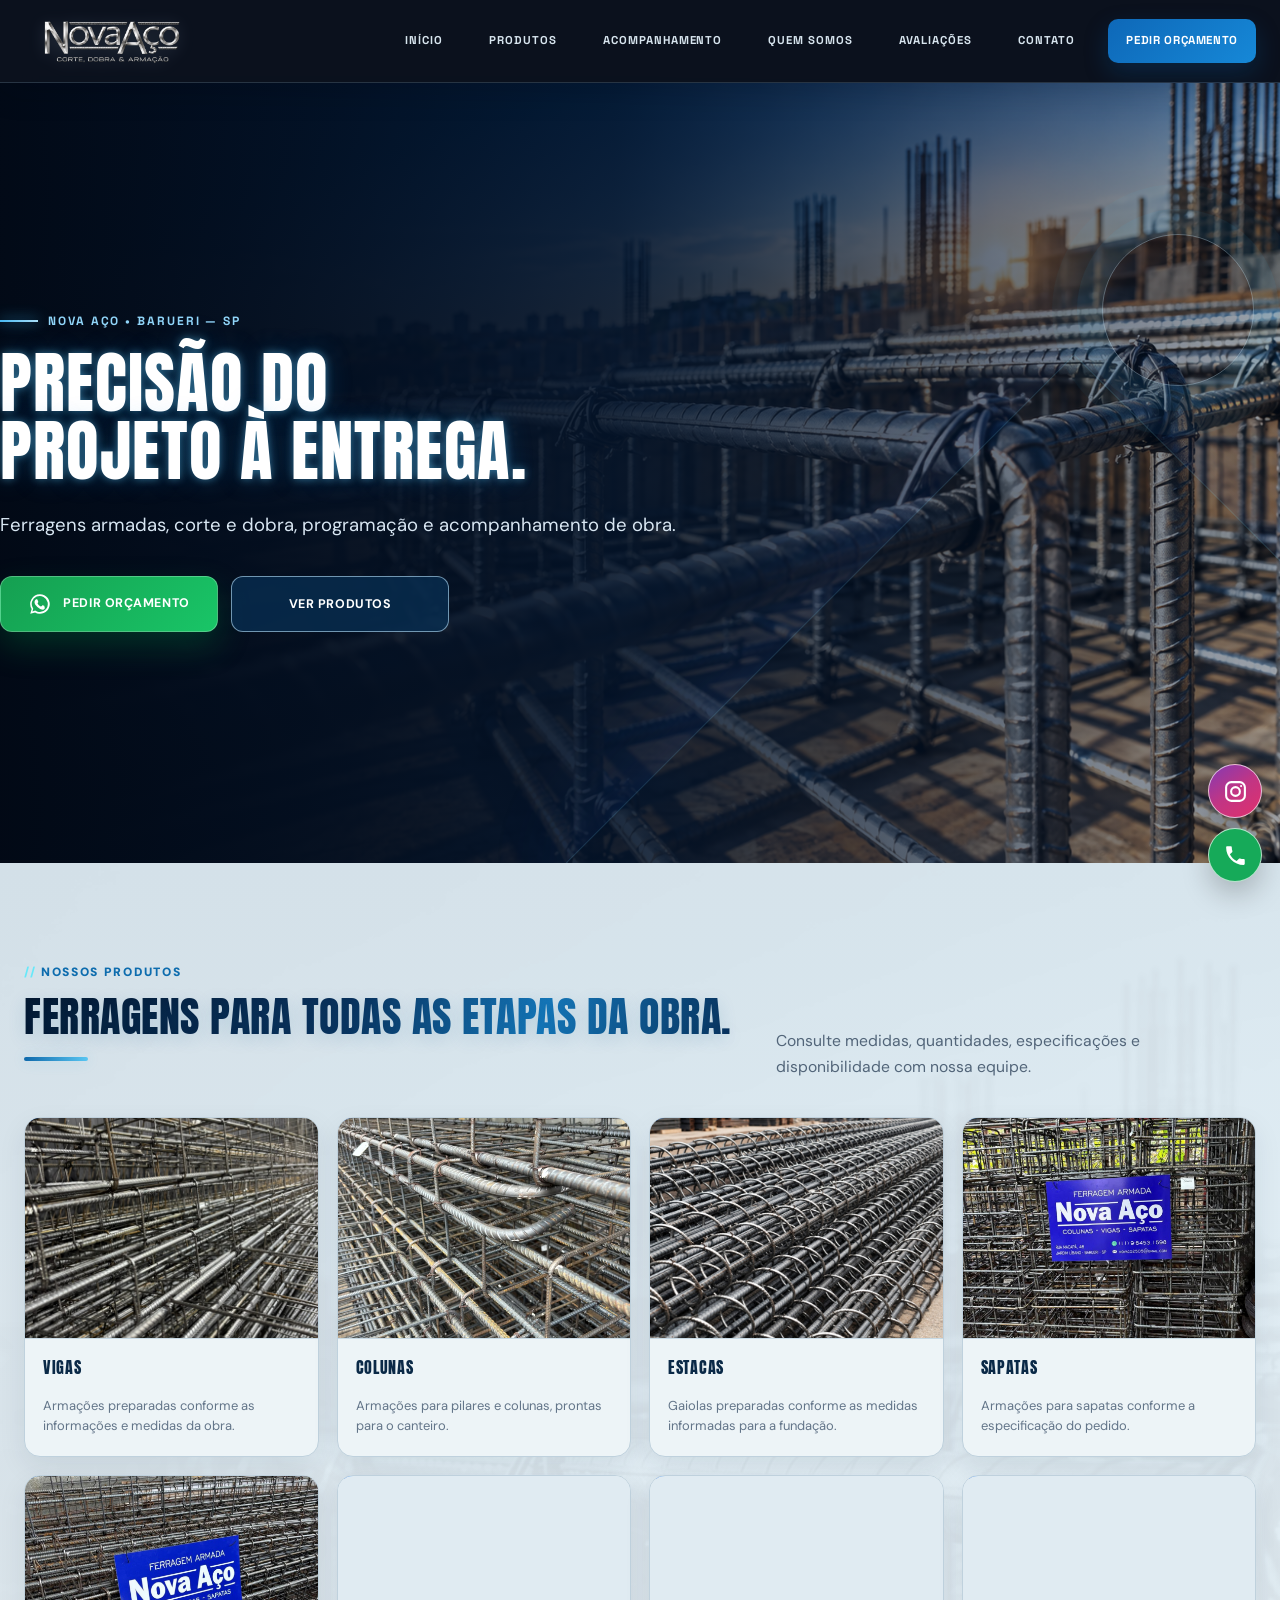
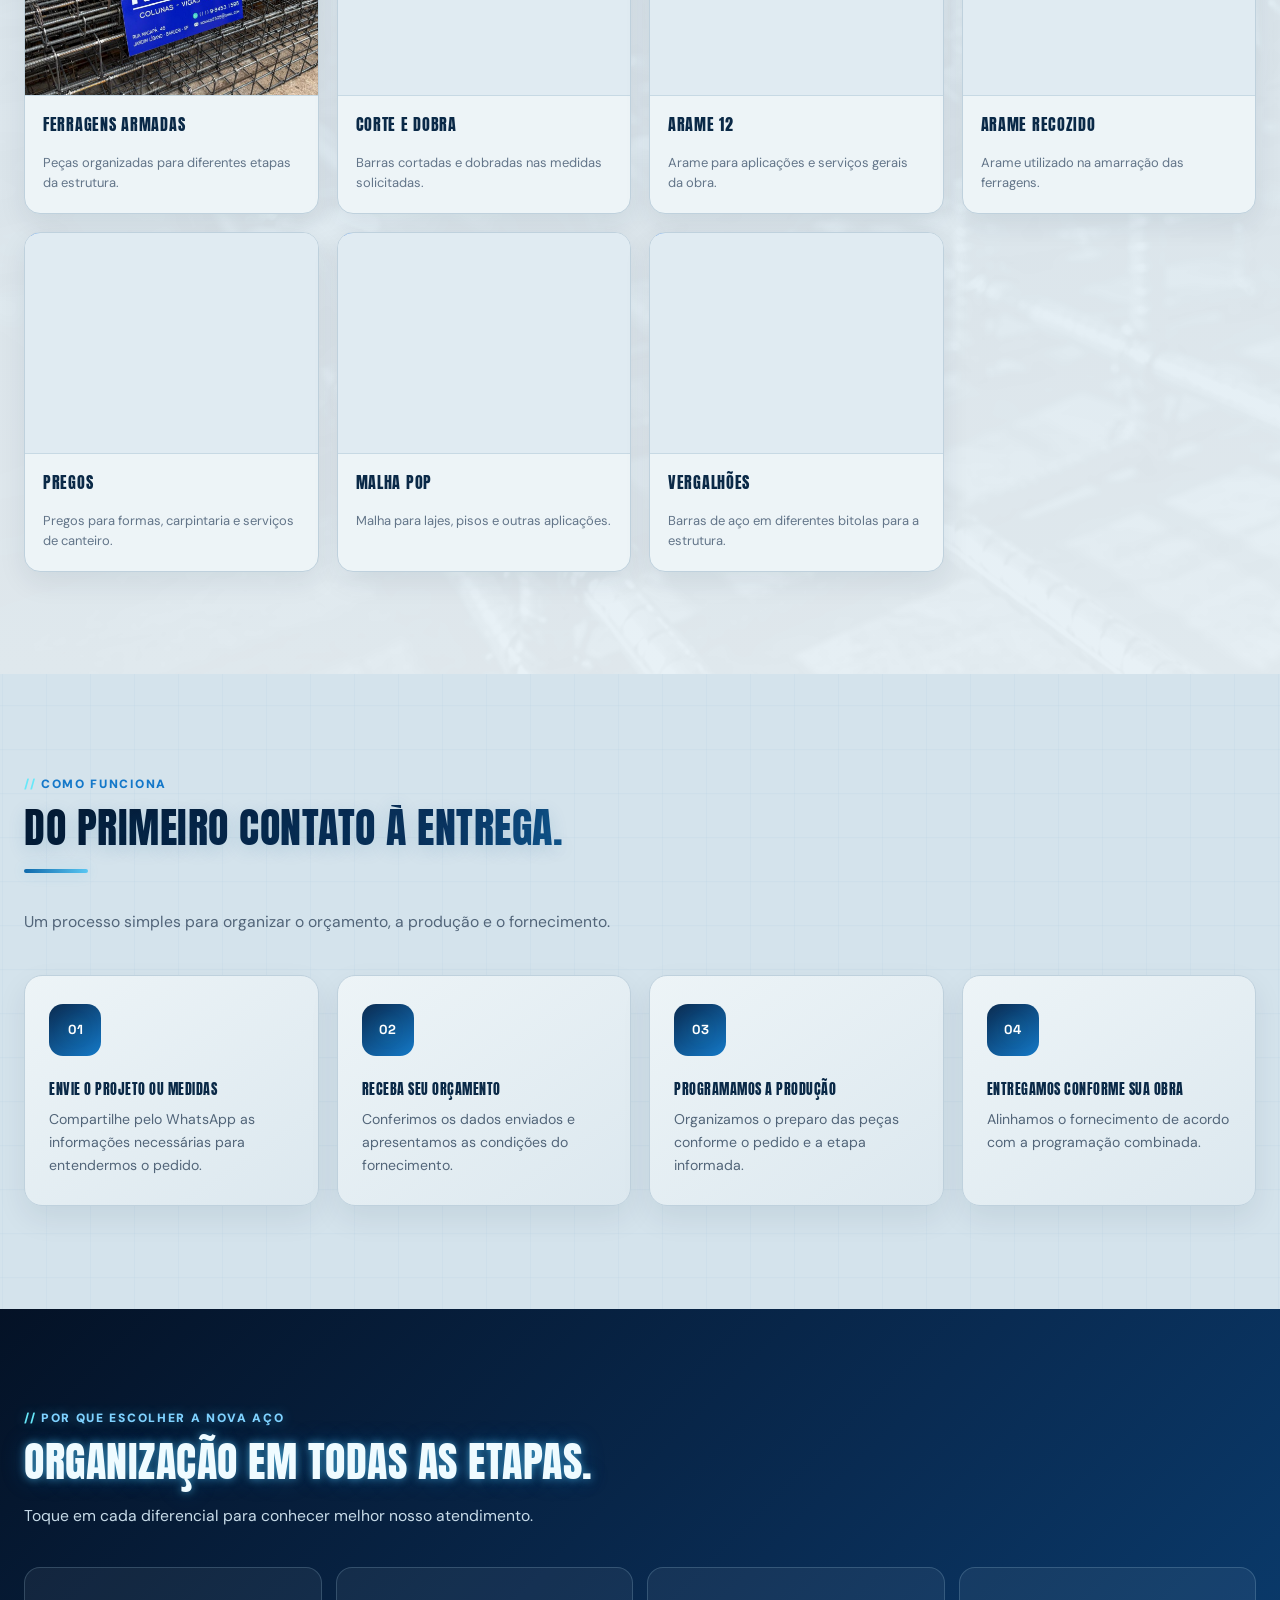
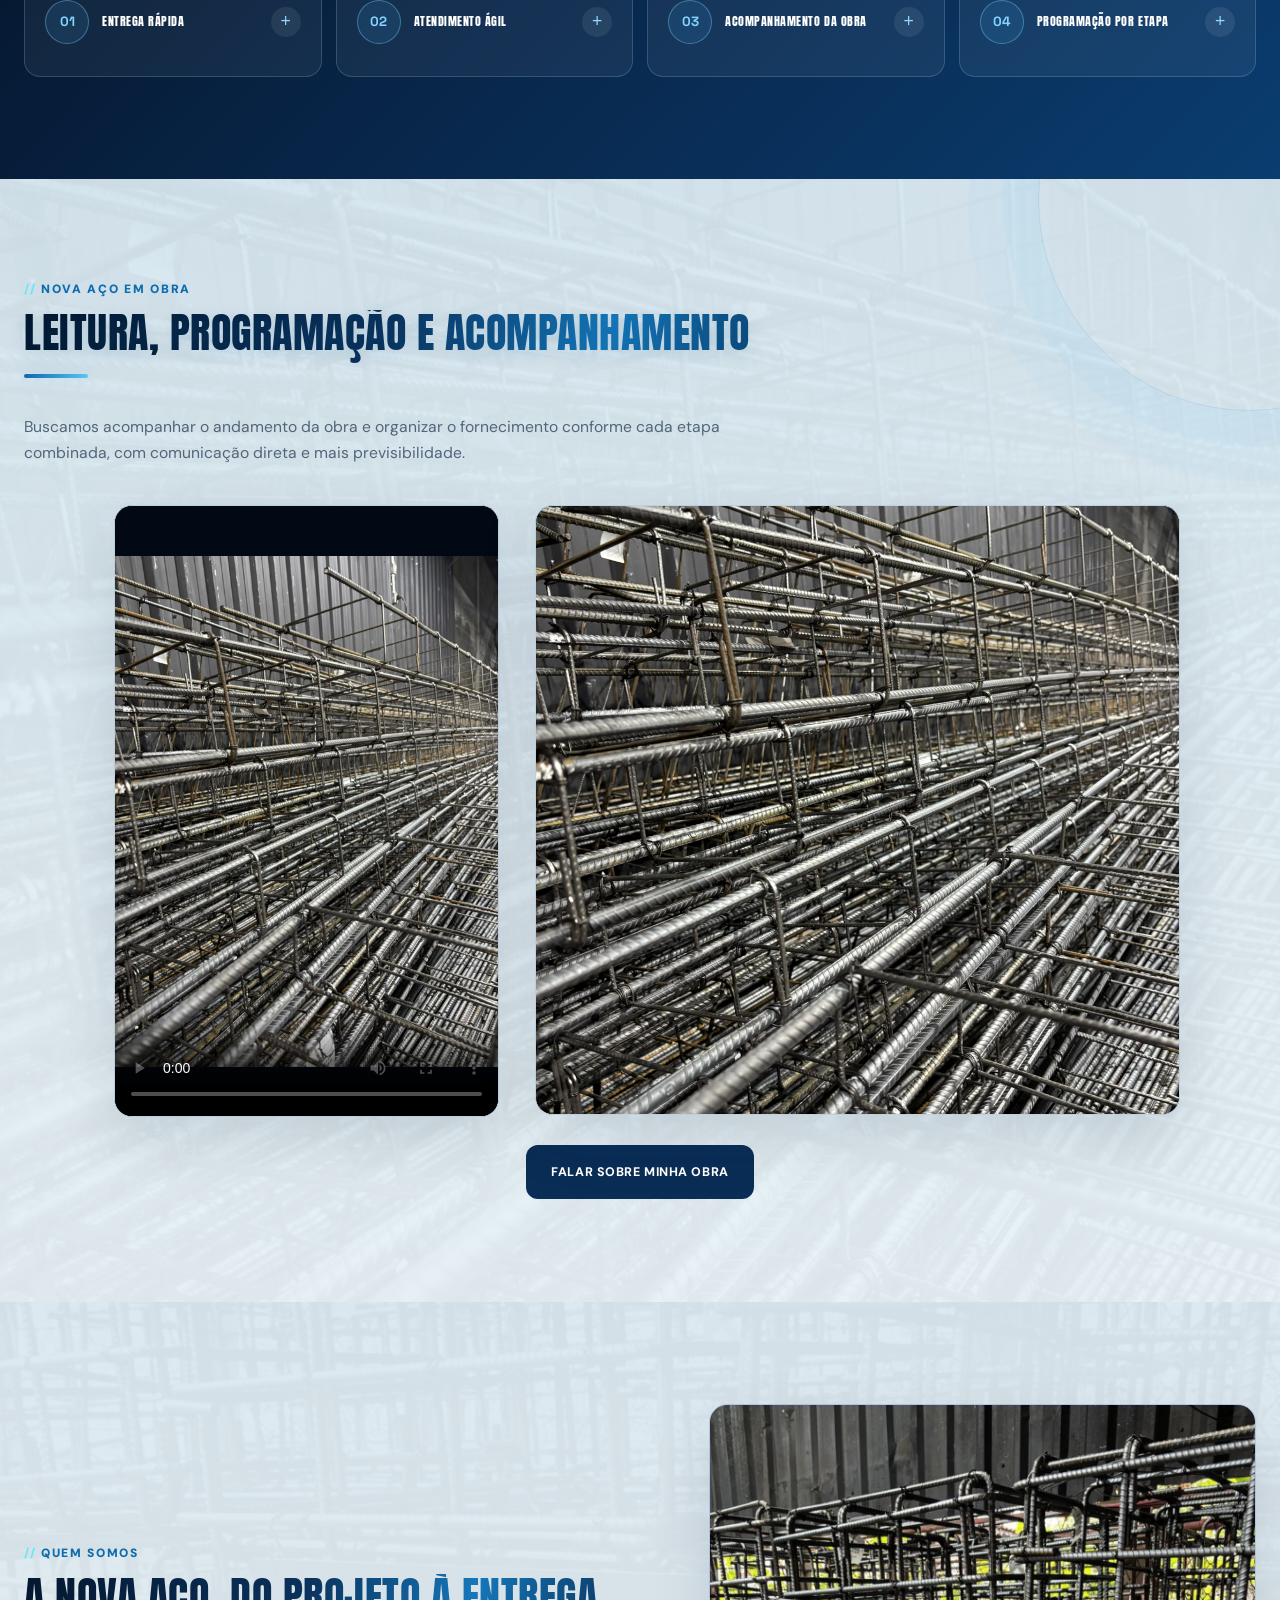
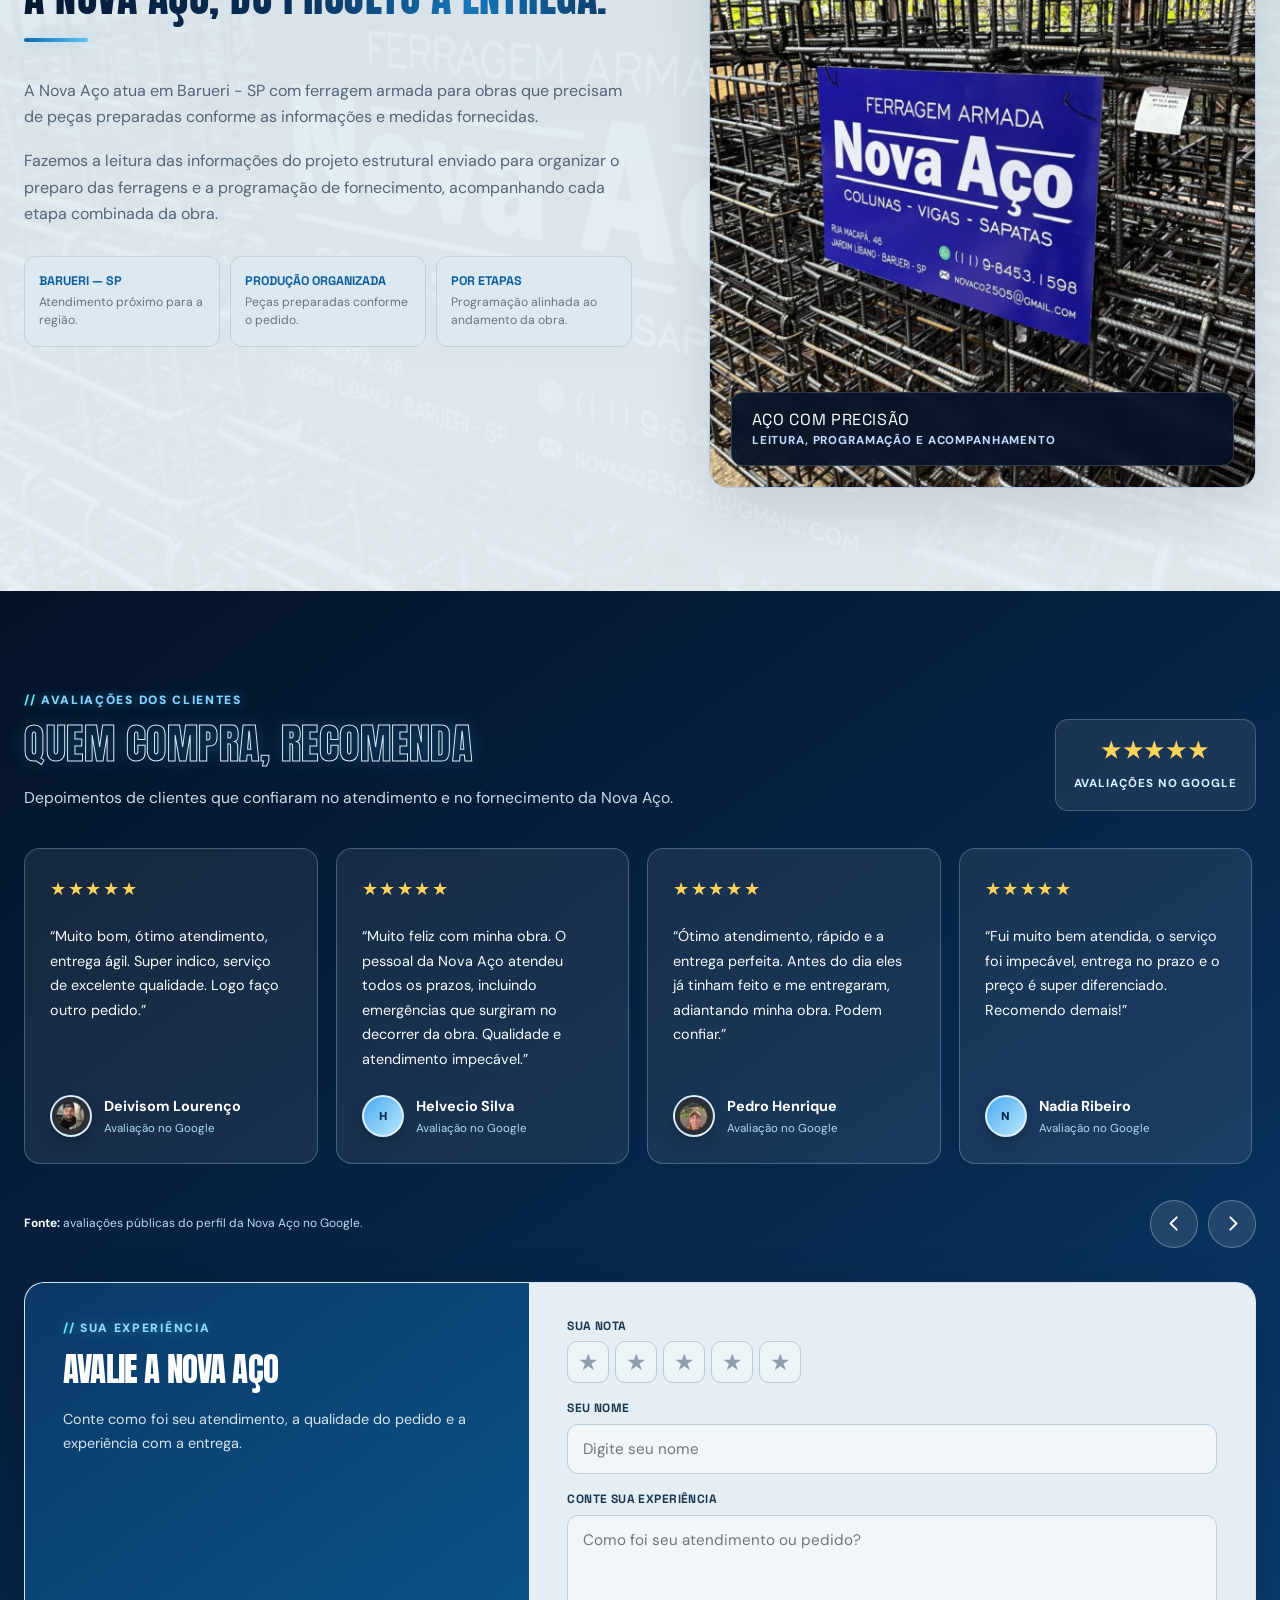
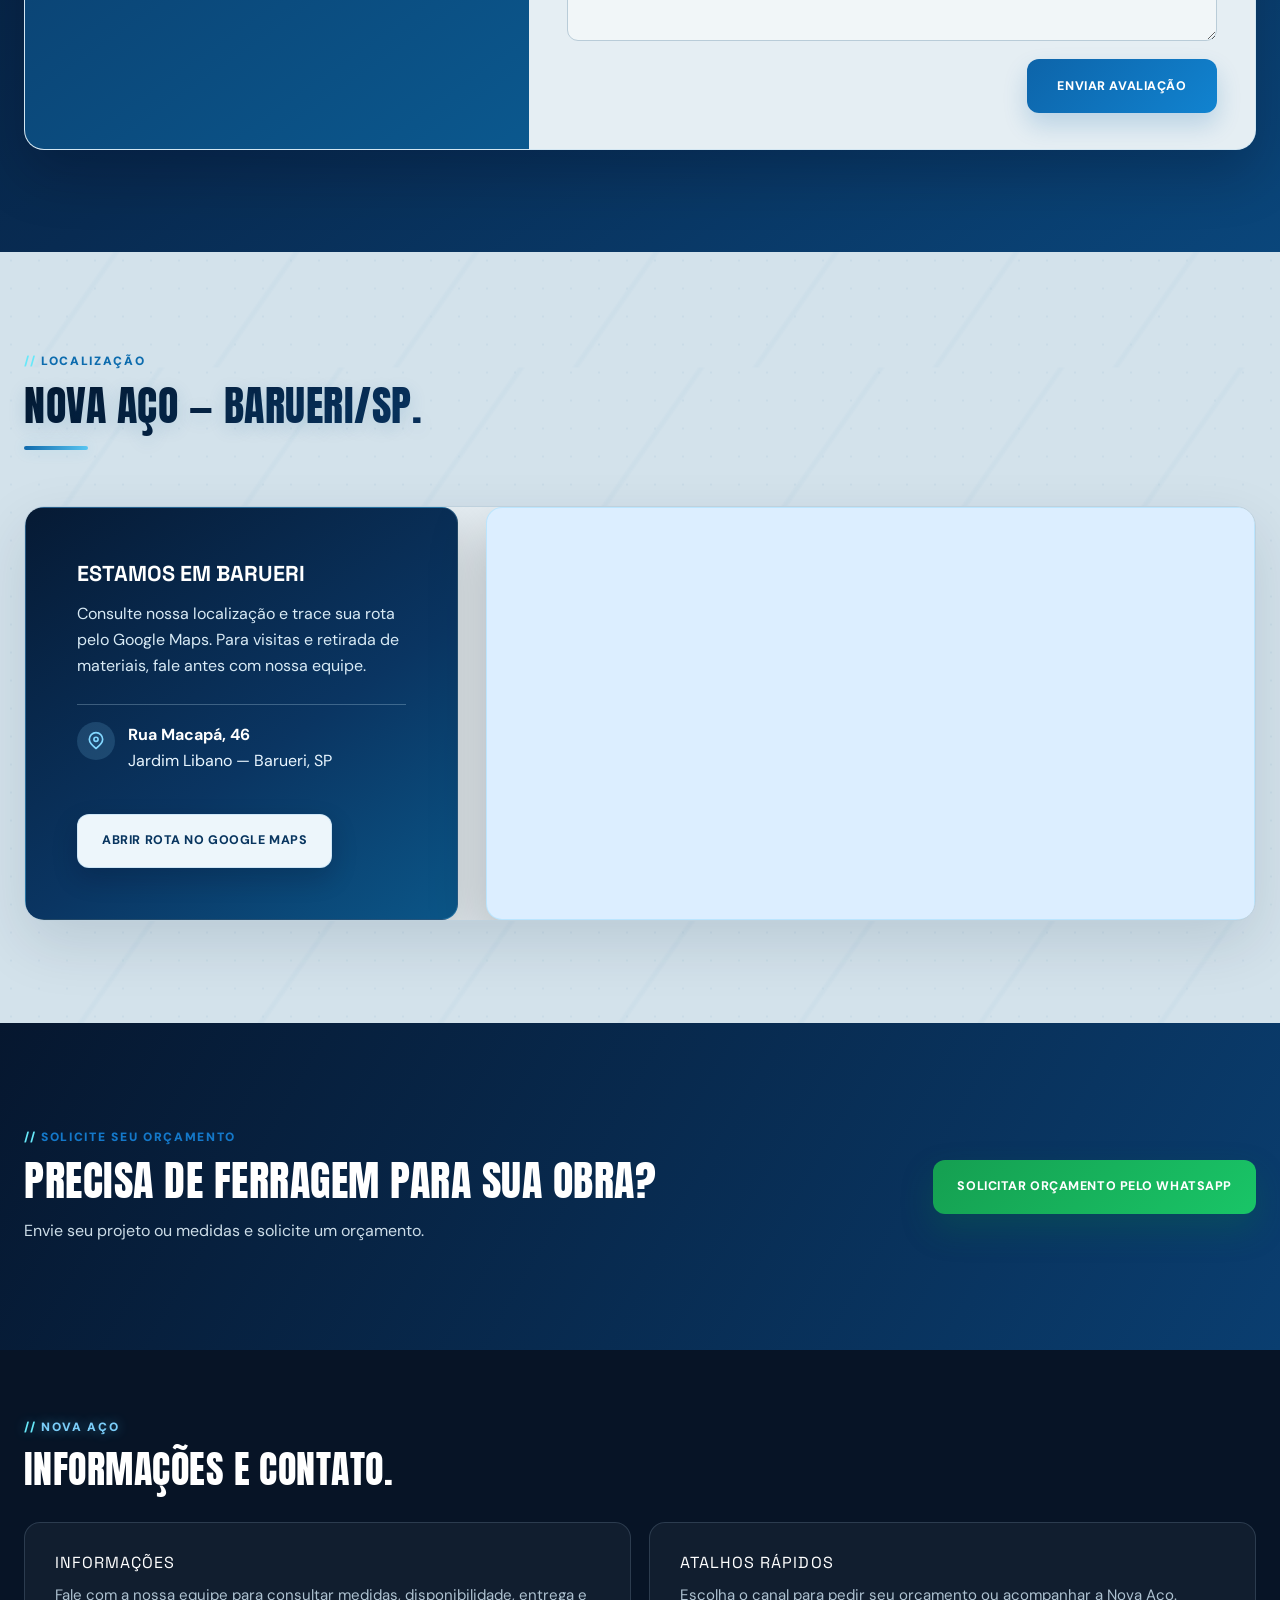
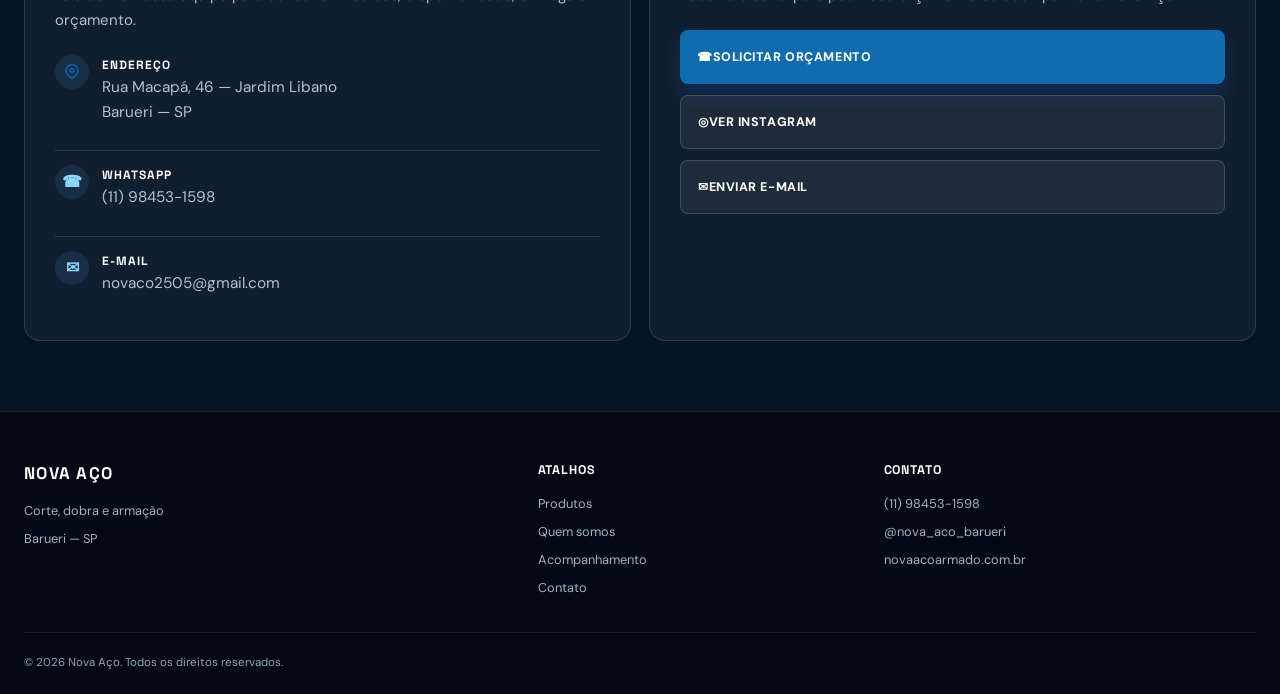
<file: index-9.html>
<!doctype html>
<html lang="pt-BR">
<head>
  <meta charset="utf-8">
  <meta name="viewport" content="width=device-width, initial-scale=1">
  <meta name="description" content="Nova Aço em Barueri: ferragens armadas, vigas, colunas, estacas, sapatas, corte e dobra, programação e acompanhamento para sua obra.">
  <meta name="robots" content="index,follow">
  <meta name="theme-color" content="#061426">
  <meta name="google-site-verification" content="-BxmAj7kSUF6eF3E8H7EFRy5LlKnR6vmizFsvWg_J3s">
  <title>Nova Aço | Ferragem Armada em Barueri</title>
  <link rel="canonical" href="https://novaacoarmado.com.br/">
  <meta property="og:locale" content="pt_BR">
  <meta property="og:type" content="website">
  <meta property="og:title" content="Nova Aço | Ferragem Armada em Barueri">
  <meta property="og:description" content="Ferragens armadas, corte e dobra, programação e acompanhamento de obra.">
  <meta property="og:url" content="https://novaacoarmado.com.br/">
  <meta property="og:image" content="https://novaacoarmado.com.br/assets/capa-nova-aco.png">
  <link rel="preconnect" href="https://fonts.googleapis.com">
  <link rel="preconnect" href="https://fonts.gstatic.com" crossorigin>
  <link href="https://fonts.googleapis.com/css2?family=Anton&family=DM+Sans:opsz,wght@9..40,400;9..40,500;9..40,600;9..40,700&family=Space+Grotesk:wght@500;600;700&display=swap" rel="stylesheet">
  <link rel="icon" type="image/png" sizes="512x512" href="assets/favicon-nova-aco.png">
  <link rel="apple-touch-icon" sizes="512x512" href="assets/favicon-nova-aco.png">
  <script type="application/ld+json">{"@context":"https://schema.org","@type":"LocalBusiness","name":"Nova Aço","url":"https://novaacoarmado.com.br/","image":"https://novaacoarmado.com.br/assets/capa-nova-aco.png","description":"Ferragens armadas, corte e dobra, programação e acompanhamento para obras.","telephone":"+5511984531598","email":"novaco2505@gmail.com","address":{"@type":"PostalAddress","streetAddress":"Rua Macapá, 46 - Jardim do Líbano","addressLocality":"Barueri","addressRegion":"SP","postalCode":"06448-200","addressCountry":"BR"},"areaServed":"Barueri e região","sameAs":["https://www.instagram.com/nova_aco_barueri/"]}</script>
  <style>
    :root{--navy:#06172f;--navy-2:#0b2c5d;--blue:#1d4ed8;--silver:#cbd5e1;--steel:#f1f5f9;--ink:#0f172a;--muted:#526176;--line:#d9e1ea;--white:#fff;--whatsapp:#1ea855}*{box-sizing:border-box}html{scroll-behavior:smooth}body{margin:0;font-family:Manrope,Arial,sans-serif;color:var(--ink);line-height:1.6;background:#fff}a{text-decoration:none;color:inherit}img{display:block;max-width:100%}.container{width:min(1160px,92%);margin:auto}.topbar{background:#030b18;color:#cbd5e1;font-size:.78rem;font-weight:700;letter-spacing:.02em}.topbar .container{min-height:38px;display:flex;align-items:center;justify-content:space-between;gap:12px}.topbar span:first-child{color:#fff}header{position:sticky;top:0;z-index:20;background:rgba(255,255,255,.96);backdrop-filter:blur(10px);border-bottom:1px solid var(--line)}nav{height:78px;display:flex;align-items:center;justify-content:space-between;gap:22px}.brand img{width:185px;height:56px;object-fit:contain}.links{display:flex;align-items:center;gap:23px;font-size:.82rem;font-weight:800;color:#26354b}.links>a:not(.nav-cta):hover{color:var(--blue)}.nav-cta{background:var(--navy);color:#fff;padding:12px 16px;border-radius:5px}.menu{display:none;border:0;background:none;color:var(--navy);font-size:1.7rem}.hero{background:var(--navy);min-height:650px;position:relative;isolation:isolate;color:#fff;display:flex;align-items:center;overflow:hidden}.hero:before{content:"";position:absolute;z-index:-2;inset:0;background:linear-gradient(90deg,rgba(3,14,31,.96) 0%,rgba(5,22,47,.82) 45%,rgba(5,22,47,.26) 100%),url('assets/obra-1.jpg') center/cover}.hero:after{content:"";position:absolute;z-index:-1;right:-11vw;bottom:-20vw;width:55vw;height:55vw;border:1px solid rgba(191,219,254,.28);transform:rotate(45deg)}.hero-inner{padding:94px 0 100px}.eyebrow{display:flex;align-items:center;gap:10px;color:#bfdbfe;text-transform:uppercase;letter-spacing:.15em;font-weight:800;font-size:.75rem}.eyebrow:before{content:"";width:32px;height:3px;background:#93c5fd}h1,h2,h3{margin:0;line-height:1.1}h1,h2{font-family:Oswald,Impact,sans-serif;text-transform:uppercase}h1{max-width:800px;margin-top:19px;font-size:clamp(3rem,6.5vw,5.6rem);letter-spacing:.01em}.hero p{max-width:620px;color:#dbeafe;font-size:1.07rem;margin:22px 0 32px}.actions{display:flex;flex-wrap:wrap;gap:12px}.btn{display:inline-flex;min-height:50px;align-items:center;justify-content:center;padding:12px 21px;border-radius:4px;font-size:.88rem;font-weight:800;transition:.2s}.btn:hover{transform:translateY(-2px)}.btn-primary{background:#fff;color:#081a37}.btn-outline{border:1px solid rgba(255,255,255,.65);color:#fff}.btn-blue{background:var(--blue);color:#fff}.trust-strip{background:#e6edf6;border-bottom:1px solid #d5e0ed}.trust-strip .container{display:grid;grid-template-columns:repeat(4,1fr)}.trust-item{padding:25px 20px;border-right:1px solid #cbd8e6;display:flex;align-items:center;gap:13px;font-weight:800;font-size:.88rem}.trust-item:last-child{border:0}.trust-item b{font-family:Oswald;font-size:2rem;line-height:1;color:var(--blue)}section{padding:90px 0}.kicker{color:var(--blue);font-size:.75rem;font-weight:900;letter-spacing:.14em;text-transform:uppercase;margin-bottom:11px}h2{font-size:clamp(2.2rem,4.3vw,3.7rem);letter-spacing:.01em}.lead{color:var(--muted);max-width:670px;margin:16px 0 0}.about{display:grid;grid-template-columns:1fr .92fr;align-items:center;gap:70px}.about-copy p{color:var(--muted);margin:17px 0}.about-photo{position:relative}.about-photo img{height:480px;width:100%;object-fit:cover;filter:saturate(.88);border-radius:3px}.photo-label{position:absolute;left:-25px;bottom:28px;background:var(--navy);color:#fff;padding:21px 25px;font-family:Oswald;text-transform:uppercase;font-size:1.35rem;line-height:1.08}.photo-label small{display:block;color:#bfdbfe;font-family:Manrope;text-transform:none;font-size:.72rem;font-weight:800;margin-top:6px}.notice{margin-top:24px;padding:15px 18px;border-left:4px solid var(--blue);background:#eff6ff;color:#42526a;font-size:.82rem}.products{background:var(--steel)}.heading-row{display:flex;align-items:end;justify-content:space-between;gap:25px;margin-bottom:40px}.heading-row .lead{max-width:480px}.grid{display:grid;grid-template-columns:repeat(3,1fr);gap:15px}.card{background:#fff;border:1px solid var(--line);padding:26px;min-height:205px}.card-num{font-family:Oswald;color:#94a3b8;font-size:1.3rem;margin-bottom:34px}.card h3{font-size:1.15rem;margin-bottom:8px}.card p{color:var(--muted);font-size:.86rem;margin:0}.differentials{background:var(--navy);color:#fff}.differentials .kicker{color:#93c5fd}.differentials .lead{color:#cbd5e1}.differential-grid{display:grid;grid-template-columns:repeat(4,1fr);gap:0;margin-top:44px;border-top:1px solid rgba(255,255,255,.18);border-left:1px solid rgba(255,255,255,.18)}.diff{padding:29px 23px;border-right:1px solid rgba(255,255,255,.18);border-bottom:1px solid rgba(255,255,255,.18)}.diff-mark{font-family:Oswald;font-size:2.5rem;color:#93c5fd}.diff h3{margin:14px 0 8px;font-size:1rem}.diff p{font-size:.83rem;color:#cbd5e1;margin:0}.gallery{display:grid;grid-template-columns:1.15fr .85fr;gap:16px;margin-top:40px}.gallery img{width:100%;height:470px;object-fit:cover;border-radius:3px}.gallery img:last-child{filter:saturate(.8)}.cta{background:linear-gradient(110deg,#0b2c5d,#071a35);color:#fff}.cta-row{display:flex;align-items:center;justify-content:space-between;gap:30px}.cta p{color:#cbd5e1;max-width:640px;margin:14px 0 0}.contact{background:#f5f8fc}.contact-grid{display:grid;grid-template-columns:1fr 1fr;gap:20px;margin-top:38px}.contact-box{background:#fff;border-top:4px solid var(--blue);padding:31px}.contact-box h3{font-family:Oswald;text-transform:uppercase;font-size:1.5rem}.contact-item{display:flex;gap:12px;margin-top:18px;color:var(--muted);font-size:.9rem}.contact-icon{color:var(--blue);font-weight:900}.contact-item strong{display:block;color:var(--ink);font-size:.82rem}footer{background:#030b18;color:#94a3b8;padding:30px 0;font-size:.82rem}footer .container{display:flex;justify-content:space-between;gap:20px;flex-wrap:wrap}footer strong{color:#fff}.float-wa{position:fixed;right:18px;bottom:18px;z-index:25;color:#fff;background:var(--whatsapp);border-radius:50px;padding:14px 19px;font-size:.86rem;font-weight:900;box-shadow:0 10px 27px rgba(0,0,0,.22)}@media(max-width:850px){.links{display:none;position:absolute;top:78px;left:0;right:0;background:#fff;padding:18px 4%;box-shadow:0 12px 20px rgba(0,0,0,.08);flex-direction:column;align-items:flex-start}.links.mobile{display:flex}.menu{display:block}.trust-strip .container{grid-template-columns:1fr 1fr}.about,.contact-grid{grid-template-columns:1fr;gap:38px}.about-photo{order:-1}.photo-label{left:0}.grid{grid-template-columns:1fr 1fr}.differential-grid{grid-template-columns:1fr 1fr}.gallery{grid-template-columns:1fr}.gallery img{height:360px}.cta-row{align-items:flex-start;flex-direction:column}}@media(max-width:520px){.topbar .container{justify-content:center;text-align:center;padding:7px 0}.topbar span:last-child{display:none}nav{height:70px}.links{top:70px}.brand img{width:154px}.hero{min-height:600px}.hero-inner{padding:72px 0}.hero p{font-size:.98rem}.trust-strip .container,.grid,.differential-grid{grid-template-columns:1fr}.trust-item{border-right:0;border-bottom:1px solid #cbd8e6}.trust-item:last-child{border-bottom:0}section{padding:66px 0}.heading-row{display:block}.heading-row .lead{margin-top:16px}.gallery img{height:290px}.float-wa{right:12px;bottom:12px}}
    /* Direção visual: industrial, precisa e tecnológica */
    :root{--navy:#040b19;--navy-2:#092d5d;--blue:#2563eb;--electric:#38bdf8;--silver:#d9e5f3;--steel:#f3f7fc;--ink:#08162d;--muted:#526782;--line:#d4e1ef}
    body{font-family:"DM Sans",Arial,sans-serif;background:linear-gradient(180deg,#f8fbff 0%,#eef4fb 100%)}
    h1,h2,.trust-item b,.photo-label,.card-num{font-family:"Space Grotesk",Arial,sans-serif}
    .topbar{background:linear-gradient(90deg,#020611,#082958)}
    header{background:rgba(4,11,25,.96);border-bottom:1px solid rgba(125,211,252,.22)}
    .links{color:#dcecff}.links>a:not(.nav-cta):hover{color:var(--electric)}
    .nav-cta{background:linear-gradient(135deg,#2563eb,#0ea5e9);box-shadow:0 8px 18px rgba(37,99,235,.28)}
    .menu{color:#dcecff}
    .hero{min-height:690px;background:#020817}
    .hero:before{background:linear-gradient(90deg,rgba(2,8,23,.98) 0%,rgba(2,12,31,.89) 48%,rgba(3,14,36,.42) 100%),url('assets/obra-1.jpg') center/cover}
    .hero:after{right:-9vw;bottom:-25vw;width:58vw;height:58vw;border:1px solid rgba(56,189,248,.44);box-shadow:0 0 100px rgba(37,99,235,.15)}
    .hero-inner{position:relative}
    .hero-inner:after{content:"";position:absolute;right:2%;top:8%;width:150px;height:150px;border:1px solid rgba(186,230,253,.35);border-radius:50%;box-shadow:0 0 0 25px rgba(56,189,248,.06),0 0 0 50px rgba(56,189,248,.04)}
    .eyebrow{color:#8bdbff}.eyebrow:before{background:linear-gradient(90deg,#38bdf8,#2563eb);box-shadow:0 0 14px #38bdf8}
    h1{letter-spacing:.02em;text-shadow:0 8px 30px rgba(0,0,0,.3)}
    .btn-primary{background:linear-gradient(135deg,#f8fafc,#dbeafe);color:#071b3d;box-shadow:0 12px 28px rgba(0,0,0,.24)}
    .btn-outline{border-color:rgba(125,211,252,.7);background:rgba(3,20,45,.26)}
    .trust-strip{background:#071a36;color:#e2efff;border-color:rgba(125,211,252,.2)}
    .trust-item{border-color:rgba(125,211,252,.18)}.trust-item b{color:#7dd3fc}
    section{position:relative}.kicker{color:#1677d8}.kicker:before{content:"// ";color:#67e8f9}
    h2{letter-spacing:.025em}.about-photo img{border:1px solid rgba(37,99,235,.25);box-shadow:18px 18px 0 #dbeafe}
    .photo-label{background:linear-gradient(135deg,#071a36,#0b3d7a);border-left:3px solid #67e8f9}
    .products{background:linear-gradient(135deg,#edf4fb 0%,#f8fbff 100%)}
    .card{position:relative;overflow:hidden;border-color:#d8e7f5;box-shadow:0 14px 35px rgba(15,50,90,.07);transition:transform .25s,box-shadow .25s,border-color .25s}
    .card:before{content:"";position:absolute;top:0;left:0;width:45px;height:3px;background:linear-gradient(90deg,#2563eb,#67e8f9)}
    .card:hover{transform:translateY(-7px);border-color:#7dd3fc;box-shadow:0 22px 42px rgba(15,50,90,.14)}
    .card-num{color:#2563eb}.differentials{background:radial-gradient(circle at 82% 20%,#0d4d8f 0%,transparent 27%),linear-gradient(135deg,#030917,#061d40 55%,#0a3265)}
    .differential-grid{border-color:rgba(125,211,252,.25)}.diff{border-color:rgba(125,211,252,.2);background:linear-gradient(135deg,rgba(255,255,255,.055),rgba(255,255,255,0))}.diff-mark{color:#67e8f9;text-shadow:0 0 18px rgba(103,232,249,.35)}
    .gallery img{border:1px solid #bcd8ef;box-shadow:0 12px 30px rgba(6,36,73,.13)}
    .cta{background:linear-gradient(110deg,#03101f,#082d5b 58%,#0b4b8f)}
    .contact{background:linear-gradient(135deg,#eff6ff,#f8fbff)}.contact-box{border-top-color:#38bdf8;box-shadow:0 14px 34px rgba(12,49,91,.07)}
    .float-wa{border:1px solid rgba(255,255,255,.5);box-shadow:0 10px 26px rgba(16,185,129,.28)}
    .grid .card:last-child:nth-child(7){grid-column:2}
    .follow-up{background:linear-gradient(135deg,#071a36 0%,#092f60 58%,#0b4d88 100%);color:#fff;overflow:hidden}.follow-up:after{content:"";position:absolute;width:420px;height:420px;border:1px solid rgba(125,211,252,.28);border-radius:50%;right:-180px;top:-190px;box-shadow:0 0 0 35px rgba(56,189,248,.04),0 0 0 70px rgba(56,189,248,.035)}.follow-up .container{position:relative;z-index:1}.follow-up .kicker{color:#9ee9ff}.follow-up .lead{color:#cbdcf0}.follow-grid{display:grid;grid-template-columns:1.25fr .75fr;gap:25px;align-items:stretch;margin-top:38px}.video-shell{position:relative;border:1px solid rgba(125,211,252,.45);border-radius:12px;overflow:hidden;background:#020814;box-shadow:0 24px 65px rgba(0,0,0,.32)}.video-shell video{display:block;width:100%;aspect-ratio:16/9;background:#020814}.video-caption{position:absolute;left:0;right:0;bottom:0;padding:38px 24px 18px;background:linear-gradient(transparent,rgba(2,8,20,.94));pointer-events:none}.video-caption strong{display:block;font-family:"Space Grotesk",Arial,sans-serif;font-size:1.1rem}.video-caption span{color:#bfdbfe;font-size:.82rem}.follow-card{border:1px solid rgba(125,211,252,.3);border-radius:12px;padding:29px;background:linear-gradient(145deg,rgba(255,255,255,.12),rgba(255,255,255,.035));backdrop-filter:blur(8px)}.follow-card img{height:205px;width:100%;object-fit:cover;border-radius:8px;margin-bottom:24px}.follow-card h3{font-family:"Space Grotesk",Arial,sans-serif;font-size:1.35rem}.follow-card p{color:#d5e5f7;font-size:.88rem;margin:10px 0 0}.follow-points{margin:22px 0 0;padding:0;list-style:none}.follow-points li{padding:9px 0;border-top:1px solid rgba(191,219,254,.18);font-size:.84rem;color:#e7f2ff}.follow-points li:before{content:"✓";color:#67e8f9;font-weight:900;margin-right:10px}.quick-contact{display:flex;gap:10px;flex-wrap:wrap;margin-top:22px}.quick-contact .btn{min-height:45px;font-size:.8rem}.mobile-backdrop{display:none}
    @media(max-width:850px){.links{border:1px solid rgba(125,211,252,.25);border-top:0;border-radius:0 0 16px 16px;background:linear-gradient(155deg,#06162e,#082e5e);padding:14px 4% 18px;gap:4px;box-shadow:0 22px 40px rgba(0,0,0,.30)}.links a{width:100%;padding:12px 10px;border-radius:7px}.links a:hover{background:rgba(255,255,255,.08)}.links .nav-cta{text-align:center;margin-top:8px}.follow-grid{grid-template-columns:1fr}.follow-card{display:grid;grid-template-columns:.75fr 1fr;gap:22px;align-items:center}.follow-card img{height:190px;margin:0}.follow-card h3,.follow-card p,.follow-points{grid-column:2}.follow-points{margin-top:4px}.quick-contact{grid-column:1/-1}.grid .card:last-child:nth-child(7){grid-column:auto}}
    @media(max-width:520px){.follow-card{display:block}.follow-card img{height:190px;margin-bottom:20px}.follow-card h3,.follow-card p,.follow-points{grid-column:auto}}
    @media(max-width:850px){.hero-inner:after{right:0;opacity:.55}}
    @media(max-width:520px){.hero-inner:after{display:none}.about-photo img{box-shadow:10px 10px 0 #dbeafe}}
    /* Padronização do selo e catálogo */
    .photo-label small{font-family:"Space Grotesk",Arial,sans-serif;text-transform:uppercase;letter-spacing:.075em}
    /* Capa e catálogo de produtos */
    .hero:before{background:linear-gradient(90deg,rgba(2,8,23,.98) 0%,rgba(2,12,31,.88) 48%,rgba(3,14,36,.28) 100%),url('assets/capa-nova-aco.png') center/cover}
    #produtos .card{padding:0;min-height:0;border-radius:10px;overflow:hidden}#produtos .product-image{width:100%;height:190px;object-fit:cover;display:block;border-bottom:1px solid #b9ddf6}#produtos .card-num,#produtos .card h3,#produtos .card p{margin-left:26px;margin-right:26px}#produtos .card-num{margin-top:20px;margin-bottom:12px}#produtos .card h3{margin-bottom:9px}#produtos .card p{padding-bottom:27px}
    /* Destaque da apresentação */
    #quem-somos h2{color:#1677c8;text-shadow:0 5px 18px rgba(56,189,248,.14)}
    /* Tipografia e superfícies unificadas */
    .photo-label,.contact-box h3{font-family:"Space Grotesk",Arial,sans-serif;text-transform:uppercase;letter-spacing:.045em}.contact-box h3{font-size:1.2rem}.card,.contact-box{background:#eaf5ff;border-color:#b9ddf6}.products{background:linear-gradient(135deg,#dceeff 0%,#edf7ff 100%)}.contact{background:linear-gradient(135deg,#dceeff,#f1f8ff)}.btn-primary{background:linear-gradient(135deg,#eaf7ff,#a9ddfb);color:#052350}.btn-primary:hover{box-shadow:0 14px 28px rgba(56,189,248,.25)}
    /* Navegação e vídeo refinados */
    .links>a:not(.nav-cta){font-family:"Space Grotesk",Arial,sans-serif;text-transform:uppercase;letter-spacing:.085em;font-size:.71rem;padding:10px 11px;border:1px solid transparent;border-radius:7px;transition:background .2s,border-color .2s,color .2s}
    .links>a:not(.nav-cta):hover{background:rgba(56,189,248,.10);border-color:rgba(125,211,252,.42);color:#b9edff}
    .nav-cta{text-transform:uppercase;letter-spacing:.055em;font-family:"Space Grotesk",Arial,sans-serif;font-size:.72rem}
    .follow-grid{grid-template-columns:minmax(290px,.58fr) 1fr;max-width:1030px}.video-shell{width:100%;max-width:385px;justify-self:center}.video-shell video{aspect-ratio:9/16;object-fit:cover}.video-caption{padding:48px 20px 18px}.video-caption strong{text-transform:uppercase;letter-spacing:.04em}.follow-card{min-height:100%}
    @media(max-width:850px){.links>a:not(.nav-cta){font-size:.76rem;letter-spacing:.1em}.follow-grid{grid-template-columns:1fr}.video-shell{max-width:390px}.follow-card{min-height:auto}}
    /* Interface em tons de azul e interações */
    body{background:linear-gradient(145deg,#d7efff 0%,#edf8ff 38%,#cfe9fb 100%)}#quem-somos{background:linear-gradient(135deg,#d5eeff 0%,#f1f9ff 62%,#c9e7fb 100%)}.products{background:linear-gradient(135deg,#c8e7fb 0%,#eaf7ff 50%,#d7efff 100%)}.contact{background:linear-gradient(135deg,#d1ecff,#eaf6ff)}main>section:has(.gallery){background:linear-gradient(135deg,#d8efff,#eff9ff)}h1,h2{font-weight:700;text-wrap:balance}.hero h1{letter-spacing:.035em}.product-image{height:245px!important;object-fit:contain!important;object-position:center!important;background:linear-gradient(135deg,#cce9fb,#edf8ff);padding:9px}.card{cursor:pointer}.card:hover{transform:translateY(-7px) scale(1.01)}.product-modal{position:fixed;inset:0;z-index:60;display:none;place-items:center;padding:18px;background:rgba(2,12,31,.72);backdrop-filter:blur(7px)}.product-modal.open{display:grid}.product-modal-card{position:relative;width:min(680px,94vw);max-height:88vh;overflow:auto;border:1px solid rgba(125,211,252,.6);border-radius:16px;background:linear-gradient(145deg,#e8f7ff,#c8e8fb);color:var(--ink);box-shadow:0 26px 80px rgba(0,0,0,.36)}.product-modal-card img{width:100%;height:min(310px,36vh);object-fit:contain;background:#c9e7fa;padding:12px}.product-modal-copy{padding:26px 30px 31px}.product-modal-copy h3{font-family:"Space Grotesk",Arial,sans-serif;font-size:1.5rem;letter-spacing:.05em}.product-modal-copy p{margin:13px 0 0;color:#304e6c}.product-modal-close{position:absolute;right:13px;top:13px;width:38px;height:38px;border:0;border-radius:50%;background:#082d5d;color:#fff;font-size:1.35rem;cursor:pointer}.video-fullscreen{position:absolute;right:13px;top:13px;z-index:3;border:1px solid rgba(186,230,253,.75);border-radius:999px;background:rgba(4,20,44,.8);color:#fff;padding:9px 12px;font:700 .7rem "Space Grotesk",Arial,sans-serif;letter-spacing:.04em;cursor:pointer}.video-shell:fullscreen{display:grid;place-items:center;background:#020814}.video-shell:fullscreen video{width:auto!important;height:100vh!important;max-width:100vw!important;aspect-ratio:9/16!important;object-fit:contain!important}.video-shell:fullscreen .video-caption{width:min(100%,56vh);left:50%;right:auto;transform:translateX(-50%)}.float-wa{width:58px;height:58px;padding:0;display:flex;align-items:center;justify-content:center;border-radius:50%;font-size:0}.float-wa svg{width:29px;height:29px;fill:#fff}@media(max-width:520px){.product-image{height:250px!important}.video-fullscreen{top:10px;right:10px}.product-modal-copy{padding:23px}.product-modal-card img{height:280px}}
    .trust-item{text-transform:uppercase;letter-spacing:.045em}.product-modal-copy .modal-tag{display:inline-block;margin-bottom:10px;color:#0c5da7;font:700 .72rem "Space Grotesk",Arial,sans-serif;letter-spacing:.12em;text-transform:uppercase}.product-modal-copy p+p{margin-top:10px}.product-modal-copy .modal-note{padding:13px 15px;border-left:3px solid #147bcb;background:rgba(255,255,255,.58);font-size:.9rem}.video-fullscreen{width:38px;height:38px;padding:0;display:grid;place-items:center;font-size:1.05rem}.video-fullscreen span{display:none}
    .video-caption{display:none!important}.float-wa span{font-size:1.85rem;line-height:1;color:#fff;font-family:Arial,sans-serif}
    .contact-grid-refined{gap:24px;align-items:stretch}.contact-panel{border:1px solid rgba(45,121,190,.18);border-top:5px solid #2481c8;border-radius:12px;padding:30px;background:rgba(255,255,255,.82);box-shadow:0 14px 35px rgba(31,96,149,.08)}.contact-panel h3{font-family:"Space Grotesk",Arial,sans-serif;font-size:1.35rem;letter-spacing:.065em;text-transform:uppercase}.contact-intro{margin:10px 0 22px;color:#58708a;font-size:.94rem}.contact-details{display:grid;gap:11px}.contact-detail{display:flex;align-items:flex-start;gap:13px;padding:14px 0;border-top:1px solid #d7e6f2}.contact-detail:first-child{border-top:0;padding-top:0}.contact-symbol{flex:0 0 34px;height:34px;display:grid;place-items:center;border-radius:50%;background:#e4f4ff;color:#0964ad;font-size:1rem;font-weight:900}.contact-detail strong{display:block;font:700 .75rem "Space Grotesk",Arial,sans-serif;letter-spacing:.08em;text-transform:uppercase;color:#0b2441}.contact-detail span{display:block;margin-top:2px;color:#536f89;font-size:.96rem}.quick-actions{display:grid;gap:11px}.quick-actions .btn{width:100%;justify-content:flex-start;gap:11px;border-radius:8px;padding:15px 17px}.quick-actions .btn-primary{background:linear-gradient(115deg,#115bd7,#277ce8);color:#fff;box-shadow:0 10px 20px rgba(37,99,235,.2)}.quick-actions .btn-light{background:#f3f9fe;border:1px solid #c9ddeb;color:#0b2441}.quick-actions .btn-mark{width:24px;text-align:center;color:inherit;font-size:1.1rem}.quick-actions small{display:block;margin:4px 0 0 35px;color:#71849a;font-size:.78rem}@media(max-width:850px){.contact-panel{padding:27px 25px}.quick-actions .btn{min-height:56px}}
    /* Experiência refinada dos produtos */
    body.modal-lock{overflow:hidden}
    #produtos .card{isolation:isolate;transition:transform .35s ease,box-shadow .35s ease,border-color .35s ease}
    #produtos .card .product-image{transition:transform .55s cubic-bezier(.2,.8,.2,1),filter .35s ease}
    #produtos .card:hover{border-color:#82c8f4;box-shadow:0 22px 45px rgba(28,103,163,.16)}
    #produtos .card:hover .product-image{transform:scale(1.045);filter:saturate(1.05) contrast(1.025)}
    #produtos .card:after{content:"VER DETALHES  ↗";display:block;margin:0 26px 24px;padding-top:13px;border-top:1px solid #c4deef;color:#0a62ad;font:800 .68rem "Space Grotesk",Arial,sans-serif;letter-spacing:.12em}
    .product-modal{display:grid;opacity:0;visibility:hidden;pointer-events:none;background:rgba(1,10,27,.78);backdrop-filter:blur(0);transition:opacity .32s ease,visibility .32s ease,backdrop-filter .32s ease}
    .product-modal.open{display:grid;opacity:1;visibility:visible;pointer-events:auto;backdrop-filter:blur(11px)}
    .product-modal-card{display:grid;grid-template-columns:minmax(290px,.92fr) minmax(350px,1.08fr);width:min(920px,94vw);max-height:86vh;overflow:hidden;border:1px solid rgba(154,220,255,.7);border-radius:24px;background:#eaf7ff;opacity:0;transform:translateY(34px) scale(.955);box-shadow:0 38px 100px rgba(0,8,28,.55);transition:transform .48s cubic-bezier(.16,1,.3,1),opacity .3s ease}
    .product-modal.open .product-modal-card{opacity:1;transform:translateY(0) scale(1)}
    .product-modal-card>img{width:100%;height:100%;min-height:510px;max-height:86vh;object-fit:contain;background:radial-gradient(circle at 50% 42%,#dff4ff 0%,#a9d8f4 48%,#0a3767 49%,#061b3b 100%);padding:36px}
    .product-modal-copy{display:flex;flex-direction:column;justify-content:center;padding:46px 42px;background:linear-gradient(145deg,#f4fbff 0%,#d7efff 100%);overflow:auto}
    .product-modal-copy .modal-tag{align-self:flex-start;margin-bottom:16px;padding:8px 11px;border:1px solid #9bccec;border-radius:999px;background:rgba(255,255,255,.68);color:#075b9f;font-size:.66rem;letter-spacing:.13em}
    .product-modal-copy h3{margin:0;color:#061c3b;font-size:clamp(1.9rem,3.4vw,2.65rem);line-height:1;letter-spacing:.035em;text-transform:uppercase}
    .product-modal-copy>p:not(.modal-note){margin-top:20px;color:#294b69;font-size:1rem;line-height:1.72}
    .product-modal-copy .modal-note{position:relative;margin-top:18px;padding:16px 17px 16px 45px;border:1px solid #b8daef;border-left:4px solid #147bcb;border-radius:10px;background:rgba(255,255,255,.7);color:#34536e;font-size:.88rem;line-height:1.58}
    .product-modal-copy .modal-note:before{content:"✓";position:absolute;left:16px;top:16px;width:20px;height:20px;display:grid;place-items:center;border-radius:50%;background:#147bcb;color:#fff;font-size:.7rem;font-weight:900}
    .product-modal-cta{display:flex;align-items:center;justify-content:space-between;gap:18px;margin-top:24px;padding:15px 18px;border-radius:10px;background:linear-gradient(120deg,#075bc8,#1689e2);color:#fff;font:800 .75rem "Space Grotesk",Arial,sans-serif;letter-spacing:.085em;text-transform:uppercase;box-shadow:0 12px 25px rgba(10,93,183,.23);transition:transform .22s ease,box-shadow .22s ease}
    .product-modal-cta:hover{transform:translateY(-2px);box-shadow:0 17px 30px rgba(10,93,183,.3)}
    .product-modal-cta b{font-size:1.15rem}
    .product-modal-close{right:16px;top:16px;z-index:3;width:42px;height:42px;border:1px solid rgba(255,255,255,.45);background:rgba(4,30,65,.88);box-shadow:0 8px 20px rgba(0,0,0,.2);transition:transform .25s ease,background .25s ease}
    .product-modal-close:hover{transform:rotate(90deg);background:#126fbb}
    @media(max-width:720px){.product-modal{padding:12px}.product-modal-card{display:block;width:min(96vw,520px);max-height:91vh;overflow:auto;border-radius:18px}.product-modal-card>img{height:250px;min-height:250px;max-height:none;padding:25px;background:linear-gradient(145deg,#dff3ff,#add8f1)}.product-modal-copy{padding:28px 24px 26px;overflow:visible}.product-modal-copy h3{font-size:1.75rem}.product-modal-copy>p:not(.modal-note){font-size:.94rem;line-height:1.62}.product-modal-close{position:fixed;right:22px;top:22px}}
    @media(prefers-reduced-motion:reduce){.product-modal,.product-modal-card,#produtos .card,#produtos .card .product-image,.product-modal-close,.product-modal-cta{transition:none!important}}
    /* Diferenciais clicáveis e navegação sequencial dos produtos */
    .trust-item{position:relative;cursor:pointer;transition:background .25s ease,color .25s ease,transform .25s ease}
    .trust-item:after{content:"SAIBA MAIS  +";display:block;margin-left:auto;color:#0b61a8;font:800 .61rem "Space Grotesk",Arial,sans-serif;letter-spacing:.1em;white-space:nowrap}
    .trust-item:hover,.trust-item:focus-visible{z-index:1;background:#d3eafa;color:#062a53;outline:none;transform:translateY(-3px);box-shadow:0 12px 25px rgba(17,86,143,.12)}
    .product-modal-nav{display:grid;grid-template-columns:1fr 1fr;gap:10px;margin-top:23px}
    .product-modal-nav button{min-height:45px;border:1px solid #a9cee7;border-radius:9px;background:rgba(255,255,255,.68);color:#0a4e88;font:800 .68rem "Space Grotesk",Arial,sans-serif;letter-spacing:.08em;text-transform:uppercase;cursor:pointer;transition:background .2s ease,transform .2s ease,border-color .2s ease}
    .product-modal-nav button:hover{background:#fff;border-color:#4194cf;transform:translateY(-2px)}
    .benefit-modal .product-modal-card{display:block;width:min(540px,92vw);min-height:0;background:linear-gradient(145deg,#f4fbff,#d2ebfc)}
    .benefit-modal .product-modal-copy{min-height:390px;padding:52px 46px}
    .benefit-modal .benefit-number{display:inline-grid;place-items:center;width:48px;height:48px;margin-bottom:22px;border-radius:50%;background:linear-gradient(135deg,#0b5cc0,#1b91e6);color:#fff;font:800 .9rem "Space Grotesk",Arial,sans-serif;box-shadow:0 10px 24px rgba(15,105,190,.25)}
    .benefit-modal h3{font-size:clamp(1.75rem,5vw,2.45rem)}
    .benefit-modal p{margin-top:20px!important;color:#31536f!important;font-size:1rem!important;line-height:1.72!important}
    .benefit-modal .benefit-line{width:62px;height:4px;margin-top:27px;border-radius:99px;background:linear-gradient(90deg,#0d66c5,#4cc6f4)}
    @media(max-width:850px){.trust-item:after{font-size:.58rem}.benefit-modal .product-modal-copy{min-height:350px;padding:42px 30px}}
    @media(max-width:520px){.trust-item{display:grid;grid-template-columns:auto 1fr auto}.trust-item:after{margin-left:8px}.product-modal-nav{position:sticky;bottom:-1px;margin:22px -24px -26px;padding:13px 24px 17px;background:linear-gradient(180deg,rgba(215,239,255,.7),#d7efff 35%)}.product-modal-cta{margin-top:17px}.benefit-modal .product-modal-copy{min-height:360px;padding:42px 27px 34px}.benefit-modal .product-modal-close{position:absolute}}
    /* Logo, localização e atalhos flutuantes */
    .brand{display:flex;align-items:center}.brand img{width:210px;height:64px;object-fit:contain;border-radius:5px;filter:drop-shadow(0 2px 8px rgba(195,219,240,.16))}
    .follow-card .brand-showcase{height:230px;object-fit:contain;padding:22px;background:radial-gradient(circle at 50% 42%,#123d6e,#020a18 74%);border:1px solid rgba(125,211,252,.22)}
    .follow-card .follow-photo{height:250px;width:100%;object-fit:cover;object-position:center 46%;padding:0;background:#071a36;border:1px solid rgba(125,211,252,.24);filter:saturate(.9) contrast(1.04)}
    .float-instagram{position:fixed;right:18px;bottom:87px;z-index:25;width:58px;height:58px;display:grid;place-items:center;border-radius:50%;background:linear-gradient(145deg,#6f2dbd,#9b34c6 48%,#c13584);border:1px solid rgba(255,255,255,.55);box-shadow:0 10px 27px rgba(111,45,189,.32);transition:transform .2s ease,box-shadow .2s ease}
    .float-instagram:hover{transform:translateY(-3px) scale(1.04);box-shadow:0 15px 32px rgba(111,45,189,.4)}
    .float-instagram svg{width:29px;height:29px;fill:none;stroke:#fff;stroke-width:2;stroke-linecap:round;stroke-linejoin:round}
    .contact-symbol.location-symbol svg{width:18px;height:18px;fill:none;stroke:#0964ad;stroke-width:2;stroke-linecap:round;stroke-linejoin:round}
    .location{background:linear-gradient(140deg,#071a36 0%,#0b376b 100%);color:#fff}
    .location .kicker{color:#8bddff}.location h2{color:#fff}.location-grid{display:grid;grid-template-columns:.72fr 1.28fr;gap:28px;margin-top:38px;align-items:stretch}.location-copy{display:flex;flex-direction:column;justify-content:center;padding:38px;border:1px solid rgba(125,211,252,.24);border-radius:16px;background:rgba(255,255,255,.07);box-shadow:0 20px 50px rgba(0,0,0,.18)}.location-copy h3{font:700 1.5rem "Space Grotesk",Arial,sans-serif;text-transform:uppercase}.location-copy p{margin:14px 0 24px;color:#d4e8f8}.location-address{display:flex;gap:13px;align-items:flex-start;padding:17px 0;border-top:1px solid rgba(191,219,254,.18);color:#eef8ff}.location-pin{flex:0 0 38px;height:38px;display:grid;place-items:center;border-radius:50%;background:#dff3ff}.location-pin svg{width:20px;height:20px;fill:none;stroke:#0866ae;stroke-width:2;stroke-linecap:round;stroke-linejoin:round}.map-shell{min-height:420px;overflow:hidden;border:1px solid rgba(125,211,252,.35);border-radius:16px;background:#dceeff;box-shadow:0 22px 55px rgba(0,0,0,.25)}.map-shell iframe{display:block;width:100%;height:100%;min-height:420px;border:0}.location .btn{align-self:flex-start;margin-top:22px;background:linear-gradient(120deg,#eaf7ff,#a8ddfb);color:#06264e}
    @media(max-width:950px){.brand img{width:178px}.location-grid{grid-template-columns:1fr}.map-shell,.map-shell iframe{min-height:360px}}
    @media(max-width:520px){.brand img{width:165px;height:58px}.float-instagram{right:12px;bottom:80px;width:56px;height:56px}.follow-card .brand-showcase{height:210px;padding:18px}.follow-card .follow-photo{height:260px;object-position:center 44%}.location-copy{padding:29px 24px}.map-shell,.map-shell iframe{min-height:330px}.product-modal-nav{position:static;display:flex;justify-content:center;gap:16px;margin:22px 0 0;padding:0;background:none}.product-modal-nav button{flex:0 0 50px;width:50px;min-height:50px;padding:0;border-radius:50%;background:#fff;border:1px solid #83bfe5;box-shadow:0 8px 18px rgba(23,92,143,.15);font-size:1.2rem}.product-modal-nav .nav-label{display:none}}
    /* Avaliações verificadas enviadas pelo cliente */
    .reviews{overflow:hidden;background:linear-gradient(145deg,#061a38 0%,#0b3568 58%,#0b4d86 100%);color:#fff}
    .reviews .kicker{color:#8bd8ff}.reviews .lead{color:#c9e7f8}.reviews-heading{display:flex;align-items:end;justify-content:space-between;gap:26px;margin-bottom:35px}.reviews-summary{flex:0 0 auto;padding:14px 18px;border:1px solid rgba(255,255,255,.2);border-radius:13px;background:rgba(255,255,255,.08);text-align:center}.reviews-summary strong{display:block;color:#ffd35a;font-size:1.35rem;letter-spacing:.08em}.reviews-summary span{font-size:.72rem;font-weight:800;letter-spacing:.08em;text-transform:uppercase;color:#d8efff}
    .reviews-viewport{overflow:hidden}.reviews-track{display:flex;gap:18px;overflow-x:auto;scroll-snap-type:x mandatory;scroll-behavior:smooth;padding:3px 2px 18px;scrollbar-width:none}.reviews-track::-webkit-scrollbar{display:none}.review-card{flex:0 0 calc((100% - 36px)/3);min-width:0;scroll-snap-align:start;display:flex;flex-direction:column;min-height:300px;padding:27px;border:1px solid rgba(171,224,255,.28);border-radius:18px;background:linear-gradient(145deg,rgba(255,255,255,.13),rgba(255,255,255,.07));box-shadow:0 18px 42px rgba(0,8,25,.2)}.review-stars{color:#ffd35a;font-size:1.15rem;letter-spacing:.09em}.review-card blockquote{margin:20px 0 24px;color:#f5fbff;font-size:.94rem;line-height:1.72}.review-author{display:flex;align-items:center;gap:12px;margin-top:auto}.review-avatar{width:42px;height:42px;display:grid;place-items:center;border-radius:50%;background:linear-gradient(135deg,#4aaaf0,#b7e8ff);color:#06264a;font-weight:900;object-fit:cover;border:2px solid rgba(255,255,255,.7);box-shadow:0 5px 14px rgba(0,0,0,.2)}.review-author strong{display:block;font-size:.9rem}.review-author span{display:block;color:#afd9f2;font-size:.72rem}.reviews-controls{display:flex;align-items:center;justify-content:space-between;gap:20px;margin-top:12px}.reviews-source{color:#b9ddf3;font-size:.75rem}.reviews-source b{color:#fff}.reviews-buttons{display:flex;gap:10px}.reviews-buttons button{width:48px;height:48px;border:1px solid rgba(255,255,255,.28);border-radius:50%;background:rgba(255,255,255,.1);color:#fff;font-size:1.25rem;cursor:pointer;transition:.2s}.reviews-buttons button:hover{background:#fff;color:#0a3767;transform:translateY(-2px)}
    @media(max-width:850px){.review-card{flex-basis:calc((100% - 18px)/2)}.reviews-heading{align-items:flex-start}.reviews-summary{margin-top:4px}}
    @media(max-width:560px){.reviews-heading{display:block}.reviews-summary{display:inline-block;margin-top:22px}.review-card{flex-basis:88%;min-height:315px;padding:24px}.reviews-controls{align-items:flex-end}.reviews-source{max-width:180px}}
    .review-author span.review-avatar{display:grid;place-items:center;text-align:center;line-height:1;color:#06264a}
    .reviews-buttons button{display:grid;place-items:center;padding:0}.reviews-buttons button svg{width:21px;height:21px;fill:none;stroke:currentColor;stroke-width:2.2;stroke-linecap:round;stroke-linejoin:round}
    /* Atualização institucional: diferenciais, orçamento, produção e catálogo */
    .hero-budget-btn{gap:13px;min-height:58px;padding:14px 21px;border:1px solid rgba(255,255,255,.24);border-radius:999px;background:linear-gradient(135deg,#18a957,#0bca62);color:#fff;box-shadow:0 13px 32px rgba(9,151,72,.3);text-transform:uppercase;letter-spacing:.035em}
    .hero-budget-btn svg{width:25px;height:25px;fill:currentColor}.hero-budget-btn .budget-copy{display:grid;text-align:left;line-height:1.08}.hero-budget-btn small{font-size:.58rem;opacity:.8;letter-spacing:.1em}.hero-budget-btn strong{font-size:.83rem}.hero-budget-btn .budget-arrow{margin-left:5px;font-size:1.35rem}.hero-budget-btn:hover{background:linear-gradient(135deg,#1db864,#0ed56b);box-shadow:0 17px 38px rgba(9,151,72,.4)}
    .trust-strip{position:relative;background:linear-gradient(120deg,#06172f,#0b3568);border:0;color:#fff;box-shadow:0 16px 36px rgba(3,18,39,.15)}.trust-strip .container{align-items:stretch}.trust-item{display:block;padding:0;border-color:rgba(190,220,242,.18);background:transparent;cursor:default;transform:none!important;box-shadow:none!important}.trust-item:hover,.trust-item:focus-visible{background:transparent;color:#fff}.trust-item:after{display:none}.trust-toggle{width:100%;min-height:104px;display:grid;grid-template-columns:auto 1fr auto;align-items:center;gap:15px;padding:23px 20px;border:0;background:transparent;color:inherit;text-align:left;cursor:pointer}.trust-toggle b{width:48px;height:48px;display:grid;place-items:center;border:1px solid rgba(152,215,255,.38);border-radius:50%;background:linear-gradient(145deg,rgba(67,169,235,.28),rgba(255,255,255,.06));color:#9bdcff;font:800 .84rem "Space Grotesk",Arial,sans-serif}.trust-title{font:800 .78rem/1.35 "Space Grotesk",Arial,sans-serif;letter-spacing:.055em}.trust-plus{width:28px;height:28px;display:grid;place-items:center;border-radius:50%;background:rgba(255,255,255,.08);color:#9bdcff;font-size:1.1rem;transition:transform .3s ease,background .3s ease}.trust-summary{display:grid;grid-template-rows:0fr;transition:grid-template-rows .38s cubic-bezier(.2,.8,.2,1),background .3s ease}.trust-summary p{min-height:0;overflow:hidden;margin:0;padding:0 20px;color:#cce2f2;font-size:.82rem;line-height:1.65;opacity:0;transition:opacity .25s ease,padding .38s ease}.trust-item.open{background:linear-gradient(145deg,rgba(52,155,225,.16),rgba(255,255,255,.04))}.trust-item.open .trust-plus{transform:rotate(45deg);background:#1976d2;color:#fff}.trust-item.open .trust-summary{grid-template-rows:1fr}.trust-item.open .trust-summary p{padding:0 20px 24px;opacity:1}.trust-toggle:focus-visible{outline:2px solid #8bd8ff;outline-offset:-3px}
    #produtos .grid{gap:18px}#produtos .card{position:relative;border:1px solid #b5d4e8;border-radius:12px;background:#fff;box-shadow:0 12px 30px rgba(16,79,128,.09)}#produtos .product-image{height:220px!important;object-fit:cover!important;object-position:center!important;padding:0!important;background:#d8ebf7!important;border:0!important;filter:saturate(.92) contrast(1.04)}#produtos .card-num{display:none}#produtos .card h3{display:flex;align-items:center;justify-content:space-between;min-height:60px;margin:0!important;padding:18px 20px!important;border-top:1px solid #d3e4ef;color:#06264e;font:800 .86rem "Space Grotesk",Arial,sans-serif;letter-spacing:.055em;text-transform:uppercase}#produtos .card h3:after{content:"›";color:#1477bd;font-size:1.65rem;line-height:.7}#produtos .card p{display:none}#produtos .card:after{display:none}#produtos .card:hover{transform:translateY(-5px);box-shadow:0 20px 42px rgba(15,83,137,.16)}
    .product-modal-card>img{object-fit:cover;padding:0;background:#092d58}.product-modal-copy{background:linear-gradient(145deg,#f7fcff,#dcedf8)}.product-modal-copy h3{font-size:clamp(1.7rem,3.2vw,2.45rem)}
    .follow-up{background:linear-gradient(145deg,#e5f4fd,#f8fcff 52%,#cce8f8);color:#06264e}.follow-up:after{border-color:rgba(25,118,210,.14)}.follow-up .kicker{color:#0b6eb7}.follow-up h2{color:#06264e}.follow-up .lead{color:#49657d}.follow-showcase{display:grid;grid-template-columns:minmax(280px,.72fr) minmax(360px,1.28fr);gap:20px;max-width:980px;margin:38px auto 0;align-items:stretch}.showcase-video{position:relative;overflow:hidden;border:1px solid #8fc4e3;border-radius:15px;background:#06172f;box-shadow:0 22px 52px rgba(12,67,109,.2)}.showcase-video video{display:block;width:100%;height:650px;min-height:0;object-fit:contain;background:#020814}.showcase-tile{position:relative;min-height:650px;overflow:hidden;border:1px solid #a8cee3;border-radius:15px;background:#0a3157;box-shadow:0 22px 52px rgba(12,67,109,.16)}.showcase-tile img{width:100%;height:650px;min-height:0;object-fit:cover;object-position:center;filter:saturate(.96) contrast(1.03)}.showcase-tile span{display:none}.showcase-video .video-fullscreen{top:14px;right:14px}.showcase-cta{display:flex;justify-content:center;margin-top:25px}.showcase-cta .btn{background:#082e59;color:#fff;border-radius:999px;padding-inline:25px}
    @media(max-width:850px){.trust-strip .container{grid-template-columns:1fr 1fr}.follow-showcase{grid-template-columns:minmax(250px,.8fr) minmax(300px,1.2fr)}.showcase-video video,.showcase-tile,.showcase-tile img{height:560px}}
    @media(max-width:620px){.hero-budget-btn{width:100%;max-width:340px}.trust-strip .container{grid-template-columns:1fr}.trust-item{border-right:0;border-bottom:1px solid rgba(190,220,242,.18)}.trust-toggle{min-height:82px;padding:17px 15px}.trust-toggle b{width:42px;height:42px}.trust-title{font-size:.73rem}.trust-item.open .trust-summary p{padding:0 15px 20px}.follow-showcase{display:block}.showcase-video{max-width:380px;margin:auto}.showcase-video video{width:100%;height:auto;min-height:0;aspect-ratio:9/16;object-fit:contain}.showcase-tile{min-height:230px;height:230px;margin-top:13px}.showcase-tile img{height:230px;min-height:0}#produtos .grid{grid-template-columns:1fr 1fr;gap:10px}#produtos .product-image{height:150px!important}#produtos .card h3{min-height:54px;padding:14px 12px!important;font-size:.68rem}.product-modal-card>img{object-fit:cover!important;padding:0!important}}
    @media(max-width:390px){#produtos .grid{grid-template-columns:1fr}#produtos .product-image{height:210px!important}}
    .hero .actions{display:grid;grid-template-columns:repeat(2,minmax(0,300px));gap:14px;max-width:614px}.hero-budget-btn,.hero-products-btn{position:relative;width:100%;min-width:0;min-height:62px;border-radius:999px}.hero-products-btn{display:flex;align-items:center;justify-content:center;padding:14px 54px;border:1px solid rgba(147,197,253,.75);background:linear-gradient(135deg,rgba(9,48,91,.96),rgba(16,96,164,.9));color:#fff;box-shadow:0 13px 32px rgba(2,18,40,.28);text-align:center;text-transform:uppercase;letter-spacing:.035em}.hero-products-btn strong{display:block;width:100%;font-size:.83rem;text-align:center}.hero-products-btn span:last-child{position:absolute;right:24px;top:50%;margin:0;transform:translateY(-52%);font-size:1.35rem}.hero-products-btn:hover{border-color:#bae6fd;background:linear-gradient(135deg,#0a3970,#147ec5);box-shadow:0 17px 38px rgba(4,70,126,.38)}
    .trust-title{text-transform:uppercase}.trust-summary p{text-transform:none!important;letter-spacing:normal!important;font-family:"DM Sans",Arial,sans-serif!important;font-weight:500!important}
    .showcase-video video{height:650px;min-height:0;max-height:650px;object-fit:contain;background:#020814}.showcase-tile span{display:none}.showcase-tile img{min-height:0}
    @media(max-width:620px){.hero .actions{display:grid;grid-template-columns:1fr;width:100%;max-width:360px;gap:12px}.hero-budget-btn,.hero-products-btn{width:100%;max-width:360px;min-width:0;min-height:60px;padding:13px 22px;border-radius:18px}.hero-budget-btn{justify-content:center}.hero-budget-btn svg{width:23px;height:23px}.hero-budget-btn .budget-copy{text-align:center}.hero-budget-btn small{font-size:.56rem}.hero-budget-btn strong,.hero-products-btn strong{font-size:.82rem}.hero-products-btn{padding-inline:22px}.showcase-video video{width:100%;height:auto;max-height:none;object-fit:contain}}
  </style>
  <style id="nova-aco-redesign">
    /* Reforma 2026 — organização visual sem substituir o conteúdo aprovado */
    :root{
      --na-navy-950:#030914;
      --na-navy-900:#061426;
      --na-navy-800:#0a2748;
      --na-blue-700:#0d5ba6;
      --na-blue-600:#1478c9;
      --na-blue-400:#59b9ef;
      --na-silver:#c9d5df;
      --na-line:#bfd1dd;
      --na-off:#dce9f0;
      --na-surface:#e8f1f6;
      --na-surface-strong:#d7e6ef;
      --na-white:#ffffff;
      --na-ink:#0a1a2b;
      --na-muted:#526579;
      --na-green:#16a857;
      --na-radius:18px;
      --na-shadow:0 22px 60px rgba(5,31,57,.12);
    }
    html{scroll-padding-top:86px;overflow-x:hidden}
    body{overflow-x:hidden;background:var(--na-surface-strong);color:var(--na-ink);font-family:"DM Sans",Arial,sans-serif;font-size:16px;line-height:1.65}
    body.modal-lock{overflow:hidden}
    .container{width:min(calc(100% - 48px),1240px);margin-inline:auto}
    h1,h2,h3,.brand-title,.trust-title{font-family:"Anton",Impact,sans-serif;font-weight:400}
    .btn{font-family:"DM Sans",Arial,sans-serif}
    h1,h2{text-transform:uppercase;text-wrap:balance}
    h1{font-size:clamp(2.65rem,5.2vw,4.75rem);line-height:1.02}
    h2{font-size:clamp(2rem,3.3vw,3.15rem);line-height:1.08;letter-spacing:.012em}
    h3{line-height:1.25}
    section{padding:clamp(72px,8vw,112px) 0}
    .kicker{margin-bottom:14px;color:var(--na-blue-600);font:900 .75rem/1.2 "DM Sans",Arial,sans-serif;letter-spacing:.14em;text-transform:uppercase}
    .lead{max-width:680px;margin-top:18px;color:var(--na-muted);font-size:clamp(.98rem,1.2vw,1.08rem)}
    .products h2,.process h2,.follow-up h2,#quem-somos h2,.location h2{position:relative;max-width:920px;padding-bottom:18px;color:#07345e;text-shadow:0 5px 18px rgba(16,91,148,.15)}
    .products h2:after,.process h2:after,.follow-up h2:after,#quem-somos h2:after,.location h2:after{content:"";display:block;width:64px;height:4px;margin-top:18px;border-radius:999px;background:linear-gradient(90deg,#0f69ab,#59c6f2);box-shadow:0 0 14px rgba(57,174,231,.22)}
    .products .kicker,.process .kicker,.follow-up .kicker,#quem-somos .kicker,.location .kicker{color:#0d6cae}
    @supports (-webkit-background-clip:text){
      .products h2,.process h2,.follow-up h2,#quem-somos h2,.location h2{background:linear-gradient(105deg,#04172f 0%,#0a315b 45%,#1677b9 72%,#082c54 100%);-webkit-background-clip:text;background-clip:text;-webkit-text-fill-color:transparent}
    }
    a,button{-webkit-tap-highlight-color:transparent}
    a:focus-visible,button:focus-visible{outline:3px solid #62c7ff;outline-offset:3px}

    header{position:sticky;top:0;z-index:50;background:rgba(3,9,20,.96);border-bottom:1px solid rgba(167,207,235,.18);box-shadow:0 10px 30px rgba(0,7,18,.16);backdrop-filter:blur(16px)}
    nav{height:82px;gap:28px}
    .brand{flex:0 0 auto}
    .brand img{width:176px;height:58px;object-fit:contain}
    .links{gap:22px;color:#d8e5ef;font:700 .74rem/1 "Space Grotesk",Arial,sans-serif;letter-spacing:.055em;text-transform:uppercase}
    .links>a{position:relative;padding:12px 0}
    .links>a:not(.nav-cta):after{content:"";position:absolute;left:0;right:100%;bottom:5px;height:2px;background:var(--na-blue-400);transition:right .25s ease}
    .links>a:not(.nav-cta):hover{color:#fff}
    .links>a:not(.nav-cta):hover:after{right:0}
    .nav-cta{min-height:44px;display:inline-flex;align-items:center;padding:0 18px!important;border-radius:10px;background:linear-gradient(135deg,#0e68b8,#1688d7);box-shadow:0 10px 25px rgba(6,91,166,.25)}
    .menu{width:48px;height:48px;display:none;place-items:center;padding:0;border:1px solid rgba(198,225,244,.26);border-radius:12px;background:rgba(255,255,255,.05);color:#fff;font-size:0;cursor:pointer}
    .menu:before,.menu:after,.menu{background-repeat:no-repeat}
    .menu:before{content:"";width:23px;height:2px;border:0;background:currentColor;box-shadow:0 -7px 0 currentColor,0 7px 0 currentColor}

    .hero{min-height:min(780px,calc(100svh - 82px));display:flex;align-items:center;background:var(--na-navy-950);isolation:isolate}
    .hero:before{background:linear-gradient(90deg,rgba(2,9,21,.97) 0%,rgba(4,20,42,.9) 48%,rgba(4,19,40,.38) 100%),url('assets/capa-nova-aco.png') center/cover no-repeat}
    .hero:after{right:-12vw;bottom:-28vw;width:56vw;height:56vw;border-color:rgba(102,190,240,.2)}
    .hero-inner{width:100%;padding:clamp(78px,10vw,126px) 0}
    .hero .eyebrow{color:#91d6fa;font:700 .75rem/1.2 "Space Grotesk",Arial,sans-serif;letter-spacing:.16em}
    .hero .eyebrow:before{width:38px;height:2px;background:linear-gradient(90deg,#48b9f2,#a9def8)}
    .hero h1{max-width:830px;margin-top:22px;color:#fff;letter-spacing:.015em;text-transform:uppercase;text-shadow:0 0 8px rgba(103,210,255,.48),0 0 26px rgba(31,142,229,.25)}
    .hero p{max-width:690px;margin:24px 0 34px;color:#d8e6f2;font-size:clamp(1rem,1.5vw,1.16rem);line-height:1.72}
    .hero .actions{display:flex;flex-wrap:wrap;gap:13px;max-width:none}
    .btn,.hero-budget-btn,.hero-products-btn{min-height:54px;padding:0 24px;border-radius:12px;font-size:.78rem;font-weight:800;letter-spacing:.045em;text-transform:uppercase;transition:transform .22s ease,box-shadow .22s ease,background .22s ease,border-color .22s ease}
    .btn:hover,.hero-budget-btn:hover,.hero-products-btn:hover{transform:translateY(-2px)}
    .hero-budget-btn,.hero-products-btn{width:auto;min-width:218px;max-width:none;min-height:56px;border-radius:12px}
    .hero-budget-btn{justify-content:center;gap:11px;padding-inline:22px;background:linear-gradient(135deg,#159f51,#19c567);border:1px solid rgba(255,255,255,.25);box-shadow:0 14px 32px rgba(5,143,68,.28)}
    .hero-budget-btn svg{width:24px;height:24px}
    .hero-budget-btn .budget-copy{display:block;text-align:center}
    .hero-budget-btn small{display:none}
    .hero-budget-btn strong,.hero-products-btn strong{font-size:.78rem}
    .hero-products-btn{padding-inline:26px;border:1px solid rgba(178,218,244,.62);background:rgba(8,45,81,.8);box-shadow:none}

    .heading-row{align-items:end;margin-bottom:38px}
    .products{background:linear-gradient(180deg,#dbe9f1 0%,#e8f1f6 100%)}
    .products,.process,.follow-up,#quem-somos,.location{position:relative;isolation:isolate;overflow:hidden}
    .products>.container,.process>.container,.follow-up>.container,#quem-somos>.container,.location>.container{position:relative;z-index:1}
    .products:before,.process:before,.follow-up:before,#quem-somos:before,.location:before{content:"";position:absolute;inset:0;z-index:0;pointer-events:none;background-repeat:no-repeat;background-size:cover;background-position:center;filter:grayscale(1) contrast(1.05);mix-blend-mode:multiply}
    .products:before{background-image:url('assets/capa-nova-aco.png');background-position:center 42%;opacity:.045}
    .process:before{background-image:linear-gradient(rgba(18,104,164,.28) 1px,transparent 1px),linear-gradient(90deg,rgba(18,104,164,.28) 1px,transparent 1px);background-repeat:repeat;background-size:44px 44px;filter:none;mix-blend-mode:normal;opacity:.12}
    .follow-up:before{background-image:url('assets/foto-ferragens-acompanhamento.jpg');background-position:center 44%;opacity:.052}
    #quem-somos:before{background-image:url('assets/obra-2.jpg');background-position:center 50%;opacity:.042}
    .location:before{background-image:radial-gradient(circle at 1px 1px,rgba(12,94,151,.42) 1px,transparent 1.5px),linear-gradient(125deg,transparent 48%,rgba(19,115,177,.25) 49%,rgba(19,115,177,.25) 50%,transparent 51%);background-repeat:repeat;background-size:28px 28px,180px 180px;filter:none;mix-blend-mode:normal;opacity:.11}
    #produtos .heading-row{max-width:100%}
    #produtos .grid{display:grid;grid-template-columns:repeat(4,minmax(0,1fr));gap:18px}
    #produtos .card{min-width:0;overflow:hidden;padding:0;border:1px solid var(--na-line);border-radius:16px;background:#edf4f7;box-shadow:0 10px 28px rgba(9,39,67,.08);cursor:pointer;transition:transform .28s ease,box-shadow .28s ease,border-color .28s ease}
    #produtos .card:hover{transform:translateY(-6px);border-color:#99c7e4;box-shadow:0 20px 44px rgba(8,55,94,.14)}
    #produtos .product-image{width:100%;height:auto!important;aspect-ratio:4/3;object-fit:cover!important;object-position:center!important;padding:0!important;background:#dce8ef!important;border:0!important;filter:saturate(.92) contrast(1.03);transition:transform .5s cubic-bezier(.2,.8,.2,1)}
    #produtos .card:hover .product-image{transform:scale(1.035)}
    #produtos .card-num{display:none}
    #produtos .card h3{min-height:58px;display:flex;align-items:center;margin:0!important;padding:17px 18px!important;border-top:1px solid #c7d9e4;color:#0a2947;font:400 1rem/1.2 "Anton",Impact,sans-serif;letter-spacing:.045em;text-transform:uppercase}
    #produtos .card h3:after,#produtos .card:after{display:none!important}
    #produtos .card p{display:block;margin:0!important;padding:0 18px 20px!important;color:#637589;font-size:.81rem;line-height:1.55}
    .products-mobile-tip{display:none}

    .process{background:#d4e3ec;color:var(--na-ink)}
    .process .kicker{color:var(--na-blue-600)}
    .process .lead{color:var(--na-muted)}
    .process .differential-grid{display:grid;grid-template-columns:repeat(4,minmax(0,1fr));gap:18px;margin-top:40px;border:0}
    .process .diff{min-height:230px;padding:28px 24px;border:1px solid var(--na-line);border-radius:var(--na-radius);background:linear-gradient(145deg,#edf4f7,#dce8ef);box-shadow:0 12px 30px rgba(6,38,68,.08)}
    .process .diff-mark{width:52px;height:52px;display:grid;place-items:center;border-radius:14px;background:linear-gradient(145deg,#0a2b50,#1479c7);color:#fff;font:700 .82rem/1 "Space Grotesk",Arial,sans-serif}
    .process .diff h3{margin:24px 0 10px;color:#0a2947;font-size:.9rem;letter-spacing:.035em;text-transform:uppercase}
    .process .diff p{margin:0;color:var(--na-muted);font-size:.88rem;line-height:1.65}

    .trust-strip{padding:clamp(72px,8vw,108px) 0;background:linear-gradient(135deg,#041226 0%,#092b52 58%,#0a3d70 100%);color:#fff;box-shadow:none}
    .trust-strip>.section-heading{display:block;width:min(calc(100% - 48px),1240px);margin:0 auto 38px}
    .trust-strip>.section-heading .kicker{color:#7fd2ff}
    .trust-strip>.section-heading h2{max-width:760px;color:#effbff;text-shadow:0 0 8px rgba(89,207,255,.6),0 0 25px rgba(33,150,243,.25)}
    .trust-strip>.section-heading .lead{color:#c8dce9}
    .trust-strip>.difference-grid{display:grid;grid-template-columns:repeat(4,minmax(0,1fr));align-items:start;width:min(calc(100% - 48px),1240px);margin-inline:auto;border:0;gap:14px}
    .trust-item{overflow:hidden;padding:0;border:1px solid rgba(182,218,240,.2)!important;border-radius:16px;background:rgba(255,255,255,.055);transition:background .25s ease,border-color .25s ease}
    .trust-item.open{background:rgba(24,119,190,.19);border-color:rgba(114,202,249,.48)!important}
    .trust-toggle{min-height:108px;grid-template-columns:auto 1fr auto;gap:13px;padding:20px;color:#fff}
    .trust-toggle b{width:44px;height:44px;border-color:rgba(133,207,247,.38);background:rgba(62,155,217,.14);color:#84d4ff;font-family:"Space Grotesk",Arial,sans-serif}
    .trust-title{font-size:.74rem;line-height:1.45;letter-spacing:.045em;text-transform:uppercase}
    .trust-plus{width:30px;height:30px;color:#8ed7ff}
    .trust-summary p{padding-inline:20px;color:#d2e2ec!important;font:400 .84rem/1.65 "DM Sans",Arial,sans-serif!important;text-transform:none!important;letter-spacing:normal!important}
    .trust-item.open .trust-summary p{padding:0 20px 22px}

    .follow-up{background:linear-gradient(180deg,#d7e7f0 0%,#e8f2f6 100%);color:var(--na-ink)}
    .follow-up h2{max-width:800px;color:var(--na-ink)}
    .follow-up .lead{max-width:760px;color:var(--na-muted)}
    .follow-showcase{display:grid;grid-template-columns:minmax(280px,.78fr) minmax(420px,1.22fr);gap:22px;width:100%;max-width:1080px;margin:40px auto 0;align-items:stretch}
    .showcase-video,.showcase-tile{overflow:hidden;min-height:0;border:1px solid #bad0df;border-radius:18px;box-shadow:var(--na-shadow)}
    .showcase-video{position:relative;background:#020814}
    .showcase-video video{display:block;width:100%;height:610px;max-height:610px;min-height:0;object-fit:contain;background:#020814}
    .showcase-tile{height:610px;background:#092b52}
    .showcase-tile img{width:100%;height:100%;min-height:0;object-fit:cover;object-position:center;filter:saturate(.93) contrast(1.03)}
    .showcase-cta{margin-top:28px}
    .showcase-cta .btn{border-radius:12px;background:#092d55;color:#fff}

    #quem-somos{background:linear-gradient(180deg,#dce9f0 0%,#e8f1f5 100%)}
    .about{grid-template-columns:minmax(0,1fr) minmax(380px,.9fr);gap:clamp(44px,6vw,84px)}
    #quem-somos h2{color:var(--na-ink);text-shadow:none}
    .about-copy p{max-width:670px;margin:18px 0;color:var(--na-muted);font-size:1rem}
    .about-highlights{display:grid;grid-template-columns:repeat(3,1fr);gap:10px;margin-top:28px}
    .about-highlight{padding:16px 14px;border:1px solid var(--na-line);border-radius:12px;background:var(--na-off)}
    .about-highlight strong{display:block;color:#0c5f9e;font:700 .78rem/1.35 "Space Grotesk",Arial,sans-serif;text-transform:uppercase}
    .about-highlight span{display:block;margin-top:5px;color:#657587;font-size:.76rem;line-height:1.45}
    .about-photo img{width:100%;height:auto;aspect-ratio:4/5;object-fit:cover;border-radius:18px;box-shadow:var(--na-shadow)}
    .photo-label{left:22px;right:22px;bottom:22px;padding:18px 20px;border:1px solid rgba(255,255,255,.16);border-radius:12px;background:rgba(3,18,38,.9);backdrop-filter:blur(8px);font-family:"Space Grotesk",Arial,sans-serif;font-size:1rem;letter-spacing:.04em}
    .photo-label small{font-family:"DM Sans",Arial,sans-serif;font-size:.72rem}
    .production-gallery{display:none}

    .reviews{background:linear-gradient(145deg,#041226,#082b52 60%,#0a467b);color:#fff}
    .reviews .kicker{color:#83d4ff}
    .reviews .lead{color:#c8dce9}
    .reviews-heading{margin-bottom:34px}
    .reviews-heading h2{color:#fff}
    .trust-strip .kicker,.reviews .kicker,.contact .kicker{text-shadow:0 0 12px rgba(80,203,255,.48)}
    @supports (-webkit-text-stroke:1px #fff){.reviews-heading h2{color:transparent;-webkit-text-stroke:1px rgba(226,244,255,.96);text-shadow:0 0 19px rgba(70,190,255,.2)}}
    .review-card{flex-basis:calc((100% - 54px)/4);min-height:310px;padding:25px;border-radius:16px;background:rgba(255,255,255,.075);box-shadow:none}
    .review-card blockquote{font-size:.9rem;line-height:1.7}
    .review-avatar{overflow:hidden;text-align:center}
    .reviews-controls{align-items:center;margin-top:18px}
    .reviews-actions{display:flex;flex-wrap:wrap;gap:10px;margin-top:26px}
    .reviews-actions .btn{border:1px solid rgba(255,255,255,.28);background:rgba(255,255,255,.08);color:#fff}
    .reviews-actions .btn:last-child{background:#fff;color:#08284a}
    .review-compose{display:grid;grid-template-columns:minmax(260px,.82fr) minmax(400px,1.18fr);overflow:hidden;margin-top:34px;border:1px solid rgba(182,222,245,.3);border-radius:20px;background:#dde9f0;color:var(--na-ink);box-shadow:0 24px 55px rgba(0,5,18,.22)}
    .review-compose-copy{padding:38px;background:linear-gradient(145deg,#0b3967,#0b588e);color:#fff}
    .review-compose-copy .kicker{color:#8ed9ff}
    .review-compose-copy h3{max-width:360px;font-size:clamp(1.55rem,2.6vw,2.25rem);letter-spacing:-.025em}
    .review-compose-copy p{margin:16px 0 0;color:#d4e5ef;font-size:.9rem;line-height:1.7}
    .review-form{display:grid;gap:18px;padding:36px 38px;background:#e5eef3}
    .review-form label{display:grid;gap:7px;color:#183852;font:700 .75rem/1.3 "Space Grotesk",Arial,sans-serif;letter-spacing:.035em;text-transform:uppercase}
    .review-form input,.review-form textarea{width:100%;border:1px solid #b9ccd8;border-radius:11px;background:#f1f6f8;color:#0b2237;font:400 .95rem/1.5 "DM Sans",Arial,sans-serif;outline:0;transition:border-color .2s ease,box-shadow .2s ease}
    .review-form input{height:50px;padding:0 15px}
    .review-form textarea{min-height:126px;padding:13px 15px;resize:vertical}
    .review-form input:focus,.review-form textarea:focus{border-color:#2088ca;box-shadow:0 0 0 4px rgba(32,136,202,.12)}
    .review-rating-label{color:#183852;font:700 .75rem/1.3 "Space Grotesk",Arial,sans-serif;letter-spacing:.035em;text-transform:uppercase}
    .review-stars-input{display:flex;gap:6px;margin-top:7px}
    .review-star{width:42px;height:42px;display:grid;place-items:center;padding:0;border:1px solid #b9ccd8;border-radius:10px;background:#edf4f7;color:#8c9eab;font-size:1.45rem;line-height:1;cursor:pointer;transition:transform .18s ease,color .18s ease,background .18s ease,border-color .18s ease}
    .review-star:hover,.review-star.active{transform:translateY(-2px);border-color:#e9ad29;background:#fff8df;color:#f0b42f}
    .review-form-footer{display:flex;align-items:center;gap:16px;justify-content:space-between}
    .review-submit{min-width:190px;border:0;background:linear-gradient(135deg,#0d64a9,#1183d0);color:#fff;cursor:pointer;box-shadow:0 12px 24px rgba(12,102,170,.2)}
    .review-submit:disabled{opacity:.62;cursor:wait;transform:none}
    .review-status{min-height:22px;margin:0;color:#536a7c;font-size:.8rem;line-height:1.45}
    .review-status.success{color:#08733b}.review-status.error{color:#a72d2d}
    .review-honeypot{position:absolute!important;left:-10000px!important;width:1px!important;height:1px!important;overflow:hidden!important}
    .video-fullscreen{display:none!important}

    .location{background:#d3e2eb}
    .location h2{color:var(--na-ink)}
    .location-grid{overflow:hidden;border:1px solid var(--na-line);border-radius:20px;background:#e7eff4;box-shadow:var(--na-shadow)}
    .location-copy{padding:clamp(30px,4vw,54px);background:linear-gradient(145deg,#061a34 0%,#0a3562 58%,#0b5688 100%);color:#fff}
    .location-copy h3{font-size:1.35rem;color:#fff}
    .location-copy p{color:#d8eaf5}
    .location-address{border-color:rgba(192,224,244,.28);color:#e9f6ff}
    .location-address strong{color:#fff}
    .location-pin{background:rgba(133,213,255,.16)}
    .location-pin svg{stroke:#82d7ff}
    .location-copy .btn{border:1px solid rgba(194,225,244,.72);background:#edf6fb;color:#08355f;box-shadow:0 10px 26px rgba(0,10,30,.2)}
    .location-copy .btn:hover{background:#fff;color:#062c50;transform:translateY(-2px)}
    .map-shell,.map-shell iframe{min-height:410px}

    .cta{background:linear-gradient(120deg,#06172f,#0a3e70);color:#fff}
    .cta-row{padding-block:4px}
    .cta h2{max-width:760px;color:#fff}
    .cta p{max-width:680px;color:#cddde8;font-size:1rem}
    .cta .btn{min-width:300px;background:linear-gradient(135deg,#159f51,#19c567);color:#fff;box-shadow:0 15px 32px rgba(8,125,64,.25)}

    .contact{padding:70px 0;background:#071426;color:#d6e2ec}
    .contact .kicker{color:#7bcdf8}
    .contact h2{color:#fff;font-size:clamp(1.8rem,3vw,2.65rem)}
    .contact-grid-refined{margin-top:32px;gap:18px}
    .contact-panel{border:1px solid rgba(179,213,235,.17);border-radius:16px;background:rgba(255,255,255,.045);box-shadow:none}
    .contact-panel h3{color:#fff;font-size:1rem}
    .contact-intro,.contact-detail>span>span{color:#aec2d1}
    .contact-detail{border-color:rgba(183,215,236,.14)}
    .contact-detail strong{color:#fff}
    .contact-symbol{background:rgba(61,157,220,.13);color:#8bd6ff}
    .quick-actions .btn{border-color:rgba(183,215,236,.2);background:rgba(255,255,255,.06);color:#fff}
    .quick-actions .btn-primary{background:#106caf;color:#fff}
    footer{padding:48px 0 22px;background:#030914;color:#8fa4b6;border-top:1px solid rgba(181,213,234,.12)}
    footer .footer-grid{display:grid;grid-template-columns:1.25fr .8fr 1fr;align-items:start;gap:48px}
    footer strong{display:block;margin-bottom:12px;color:#fff;font-family:"Space Grotesk",Arial,sans-serif;font-size:.78rem;letter-spacing:.075em;text-transform:uppercase}
    .footer-brand strong{font-size:1.05rem}
    .footer-brand span,.footer-links a,.footer-contact a{display:block;margin-top:7px;color:#9fb2c2;font-size:.8rem}
    .footer-links,.footer-contact{display:block;height:auto}
    .footer-links a:hover,.footer-contact a:hover{color:#fff}
    footer .footer-bottom{display:block;margin-top:34px;padding-top:20px;border-top:1px solid rgba(181,213,234,.12);font-size:.72rem}

    .product-modal{z-index:90;background:rgba(1,8,18,.82)}
    .product-modal-card{grid-template-columns:minmax(300px,.92fr) minmax(360px,1.08fr);width:min(940px,94vw);border-radius:20px;background:#e1ebf1}
    .product-modal-card>img{min-height:520px;object-fit:cover!important;padding:0!important;background:#0a2748!important}
    .product-modal-copy{padding:44px 40px;background:#e5eef3}
    .product-modal-copy h3{color:#071d35;font-family:"Anton",Impact,sans-serif;font-size:clamp(1.9rem,3.3vw,2.7rem);font-weight:400;letter-spacing:.018em;text-transform:uppercase}
    .product-modal-copy .modal-tag{color:#0d639f;font-family:"Space Grotesk",Arial,sans-serif}
    .product-modal-copy>p:not(.modal-note){color:#4b6073;font-family:"DM Sans",Arial,sans-serif}
    .product-modal-copy .modal-note{color:#526779;background:#eef4f7}
    .product-modal-cta{justify-content:center;border-radius:11px;background:linear-gradient(135deg,#0d64a9,#1183d0);font-family:"Space Grotesk",Arial,sans-serif}
    .product-modal-cta b{display:none}
    .product-modal-nav{display:flex;gap:10px}
    .product-modal-nav button{flex:1;font-family:"Space Grotesk",Arial,sans-serif}

    .float-wa,.float-instagram{right:18px;width:54px;height:54px;border:1px solid rgba(255,255,255,.68);box-shadow:0 12px 28px rgba(0,0,0,.22)}
    .float-wa{bottom:18px;background:#16aa59}
    .float-instagram{bottom:82px;background:linear-gradient(145deg,#833ab4,#c13584,#e1306c)}
    .float-wa svg,.float-instagram svg{width:25px;height:25px}

    .reveal-ready{opacity:0;transform:translateY(20px);transition:opacity .65s ease,transform .65s ease}
    .reveal-ready.revealed{opacity:1;transform:none}

    @media(max-width:1120px){
      .links{gap:15px;font-size:.68rem}
      .nav-cta{display:none}
      #produtos .grid{grid-template-columns:repeat(3,minmax(0,1fr))}
      .process .differential-grid,.trust-strip>.difference-grid{grid-template-columns:repeat(2,minmax(0,1fr))}
      .review-card{flex-basis:calc((100% - 36px)/3)}
    }
    @media(max-width:850px){
      .container,.trust-strip>.section-heading,.trust-strip>.difference-grid{width:min(calc(100% - 36px),1240px)}
      nav{height:74px}
      .brand img{width:158px;height:54px}
      .menu{display:grid}
      .links{display:none;position:absolute;top:74px;left:0;right:0;max-height:calc(100svh - 74px);overflow:auto;padding:18px;background:#071629;border-top:1px solid rgba(255,255,255,.12);box-shadow:0 20px 34px rgba(0,0,0,.28);align-items:stretch;gap:3px}
      .links.mobile{display:flex}
      .links>a{width:100%;padding:15px 10px;border-bottom:1px solid rgba(255,255,255,.09);font-size:.78rem}
      .links .nav-cta{display:flex;width:max-content;margin-top:10px;padding:0 18px!important;border:0}
      .hero{min-height:640px}
      .hero:before{background:linear-gradient(90deg,rgba(2,9,21,.97),rgba(4,20,42,.84)),url('assets/capa-nova-aco.png') center/cover no-repeat}
      #produtos .grid{grid-template-columns:repeat(2,minmax(0,1fr))}
      .follow-showcase{grid-template-columns:minmax(250px,.78fr) minmax(300px,1.22fr)}
      .showcase-video video,.showcase-tile{height:540px;max-height:540px}
      .about{grid-template-columns:1fr;gap:38px}
      .about-photo{order:0;max-width:620px}
      .about-photo img{aspect-ratio:16/10}
      .review-card{flex-basis:calc((100% - 18px)/2)}
      .cta-row{align-items:flex-start;flex-direction:column}
      .cta .btn{min-width:0}
    }
    @media(max-width:620px){
      html{scroll-padding-top:72px}
      .container,.trust-strip>.section-heading,.trust-strip>.difference-grid{width:min(calc(100% - 28px),1240px)}
      section,.trust-strip{padding:68px 0}
      h1{font-size:clamp(2.5rem,12vw,3.45rem)}
      h2{font-size:clamp(1.9rem,8.2vw,2.35rem);line-height:1.08;letter-spacing:.012em}
      .products h2,.process h2,.follow-up h2,#quem-somos h2,.location h2{padding-bottom:15px}
      .products h2:after,.process h2:after,.follow-up h2:after,#quem-somos h2:after,.location h2:after{width:52px;height:3px;margin-top:15px}
      .products:before{opacity:.028;background-position:60% center}
      .process:before{opacity:.06}
      .follow-up:before{opacity:.03;background-position:58% center}
      #quem-somos:before{opacity:.025;background-position:62% center}
      .location:before{opacity:.055}
      .hero{min-height:calc(100svh - 72px)}
      .hero-inner{padding:68px 0 78px}
      .hero .eyebrow{font-size:.67rem}
      .hero p{margin:20px 0 28px;font-size:.98rem;line-height:1.65}
      .hero .actions{display:grid;grid-template-columns:1fr;width:100%;max-width:360px;gap:11px}
      .hero-budget-btn,.hero-products-btn{width:100%;min-width:0;max-width:none;min-height:56px;border-radius:12px}
      .heading-row{display:block;margin-bottom:30px}
      .heading-row .lead{margin-top:15px}
      #produtos .grid{display:flex;grid-template-columns:none;gap:12px;overflow-x:auto;margin-inline:-14px;padding:4px 14px 18px;scroll-snap-type:x mandatory;scroll-padding-left:14px;scrollbar-width:none}
      #produtos .grid::-webkit-scrollbar{display:none}
      #produtos .card{flex:0 0 min(84vw,330px);scroll-snap-align:start}
      #produtos .product-image{aspect-ratio:4/3}
      .products-mobile-tip{display:flex;align-items:center;gap:8px;margin-top:14px;color:#607488;font-size:.76rem}
      .products-mobile-tip:before{content:"";width:30px;height:1px;background:#7b99ae}
      .process .differential-grid,.trust-strip>.difference-grid{grid-template-columns:1fr}
      .process .diff{min-height:0;padding:22px}
      .process .diff h3{margin-top:18px}
      .trust-strip>.section-heading{margin-bottom:28px}
      .trust-toggle{min-height:84px;padding:16px}
      .trust-item.open .trust-summary p{padding:0 16px 20px}
      .follow-showcase{display:block;margin-top:30px}
      .showcase-video{width:100%;max-width:370px;margin-inline:auto}
      .showcase-video video{width:100%;height:auto;max-height:none;aspect-ratio:9/16;object-fit:contain}
      .showcase-tile{height:auto;max-height:none;margin-top:14px;aspect-ratio:16/10}
      .showcase-tile img{height:100%}
      .showcase-cta .btn{width:100%}
      .about-highlights{grid-template-columns:1fr}
      .about-photo img{aspect-ratio:4/5}
      .photo-label{left:14px;right:14px;bottom:14px}
      .reviews-heading{display:block}
      .reviews-summary{display:inline-block;margin-top:20px}
      .review-card{flex-basis:88%;min-height:300px}
      .reviews-controls{align-items:flex-end}
      .reviews-source{max-width:180px}
      .reviews-actions{display:grid;grid-template-columns:1fr}
      .reviews-actions .btn{width:100%;text-align:center}
      .review-compose{grid-template-columns:1fr;margin-top:28px;border-radius:16px}
      .review-compose-copy,.review-form{padding:26px 22px}
      .review-form-footer{align-items:stretch;flex-direction:column}
      .review-submit{width:100%}
      .location-grid{grid-template-columns:1fr}
      .map-shell,.map-shell iframe{min-height:310px}
      .cta .btn{width:100%}
      .contact-grid-refined{grid-template-columns:1fr}
      .product-modal{padding:10px}
      .product-modal-card{display:block;width:min(96vw,520px);max-height:92svh;overflow:auto;border-radius:16px}
      .product-modal-card>img{width:100%;height:250px;min-height:250px;max-height:none}
      .product-modal-copy{padding:27px 22px 24px}
      .product-modal-close{position:fixed;top:16px;right:16px}
      .product-modal-nav{position:static;margin:20px 0 0;padding:0;background:none}
      .product-modal-nav button{min-height:48px;border-radius:10px}
      .float-wa,.float-instagram{right:12px;width:50px;height:50px}
      .float-wa{bottom:12px}.float-instagram{bottom:70px}
      footer .footer-grid{grid-template-columns:1fr;gap:30px;text-align:left}
      footer .footer-bottom{display:block;text-align:left}
    }
    @media(min-width:1500px){
      .hero-inner{padding-left:0}
      .hero:before{background-position:center 46%}
    }
    @media(prefers-reduced-motion:reduce){
      html{scroll-behavior:auto}
      *,*:before,*:after{animation-duration:.01ms!important;animation-iteration-count:1!important;transition-duration:.01ms!important}
      .reveal-ready{opacity:1;transform:none}
    }
  </style>
</head>
<body>
  <header><div class="container"><nav><a class="brand" href="#inicio" aria-label="Nova Aço"><img src="assets/logo-metalica-transparente.png" alt="Nova Aço — Corte, dobra e armação"></a><button class="menu" aria-label="Abrir menu" aria-expanded="false" onclick="const l=document.querySelector('.links');l.classList.toggle('mobile');this.setAttribute('aria-expanded',l.classList.contains('mobile'))">☰</button><div class="links"><a href="#quem-somos">Quem somos</a><a href="#produtos">Produtos</a><a href="#acompanhamento">Acompanhamento</a><a href="#diferenciais">Diferenciais</a><a href="#localizacao">Localização</a><a href="#contato">Contato</a><a class="nav-cta" href="https://wa.me/5511984531598?text=Olá%20Nova%20Aço!%20Gostaria%20de%20solicitar%20um%20orçamento." target="_blank" rel="noopener">Orçar no WhatsApp</a></div></nav></div></header>
  <main>
    <section class="hero" id="inicio"><div class="container hero-inner"><div class="eyebrow">Corte, dobra e armação</div><h1>Precisão em aço para sua estrutura avançar.</h1><p>Leitura de projetos estruturais, corte, dobra e ferragens armadas para vigas, colunas, estacas e sapatas. Programação e acompanhamento do fornecimento em cada etapa da obra.</p><div class="actions"><a class="btn hero-budget-btn" href="https://wa.me/5511984531598?text=Olá%20Nova%20Aço!%20Gostaria%20de%20solicitar%20um%20orçamento." target="_blank" rel="noopener"><svg viewBox="0 0 32 32" aria-hidden="true"><path d="M16 3a13 13 0 0 0-11.1 19.8L3 29l6.4-1.8A13 13 0 1 0 16 3Zm0 23.7c-2.1 0-4.2-.6-5.9-1.7l-.4-.2-3.8 1.1 1.1-3.7-.3-.4A10.7 10.7 0 1 1 16 26.7Zm5.9-8c-.3-.2-1.8-.9-2.1-1s-.5-.1-.8.2-.9 1-1.1 1.2-.4.3-.7.1a8.7 8.7 0 0 1-2.6-1.6 9.7 9.7 0 0 1-1.8-2.3c-.2-.3 0-.5.1-.7l.5-.6c.2-.2.2-.4.3-.6 0-.2 0-.5-.1-.7l-1-2.3c-.3-.7-.6-.6-.8-.6h-.7c-.3 0-.7.1-1 .5s-1.4 1.3-1.4 3.3 1.5 3.8 1.7 4.1a15.1 15.1 0 0 0 5.8 5.1c.8.3 1.4.5 1.9.6.8.2 1.5.2 2.1.1.6-.1 1.8-.7 2.1-1.4.3-.6.3-1.2.2-1.4 0-.1-.3-.2-.6-.4Z"/></svg><span class="budget-copy"><small>ATENDIMENTO DIRETO</small><strong>SOLICITAR ORÇAMENTO</strong></span></a><a class="btn hero-products-btn" href="#produtos"><strong>VER PRODUTOS</strong></a></div></div></section>
    <div class="trust-strip" aria-label="Diferenciais da Nova Aço"><div class="container"><article class="trust-item"><button class="trust-toggle" type="button" aria-expanded="false"><b>01</b><span class="trust-title">ENTREGA RÁPIDA</span><i class="trust-plus" aria-hidden="true">+</i></button><div class="trust-summary"><p>Organizamos a produção e buscamos realizar o fornecimento com agilidade, conforme a disponibilidade dos materiais, as características do pedido e a região de entrega confirmada no orçamento.</p></div></article><article class="trust-item"><button class="trust-toggle" type="button" aria-expanded="false"><b>02</b><span class="trust-title">ATENDIMENTO ÁGIL</span><i class="trust-plus" aria-hidden="true">+</i></button><div class="trust-summary"><p>Nossa equipe mantém um canal direto pelo WhatsApp para entender a necessidade da obra, esclarecer dúvidas e preparar o orçamento com mais rapidez.</p></div></article><article class="trust-item"><button class="trust-toggle" type="button" aria-expanded="false"><b>03</b><span class="trust-title">ACOMPANHAMENTO DA OBRA</span><i class="trust-plus" aria-hidden="true">+</i></button><div class="trust-summary"><p>Acompanhamos as etapas combinadas da obra para alinhar o fornecimento das ferragens e ajudar a manter a execução mais organizada no canteiro.</p></div></article><article class="trust-item"><button class="trust-toggle" type="button" aria-expanded="false"><b>04</b><span class="trust-title">PROGRAMAÇÃO POR ETAPA</span><i class="trust-plus" aria-hidden="true">+</i></button><div class="trust-summary"><p>O fornecimento pode ser organizado conforme a sequência informada da obra, facilitando o recebimento das ferragens certas para cada fase programada.</p></div></article></div></div>
    <section id="quem-somos"><div class="container about"><div class="about-copy"><div class="kicker">Quem somos</div><h2>Precisão do projeto à entrega.</h2><p>A Nova Aço atua em Barueri - SP com ferragem armada para obras que precisam de peças preparadas conforme as informações e medidas fornecidas.</p><p>Fazemos a leitura das informações do projeto estrutural enviado para organizar o preparo das ferragens e a programação de fornecimento, acompanhando cada etapa combinada da obra.</p></div><div class="about-photo"><img src="assets/obra-2.jpg" alt="Ferragens armadas preparadas pela Nova Aço"><div class="photo-label">Aço com precisão<small>Leitura, programação e acompanhamento</small></div></div></div></section>
    <section class="products" id="produtos"><div class="container"><div class="heading-row"><div><div class="kicker">Nossos produtos</div><h2>Ferragens para todas as etapas da obra.</h2></div><p class="lead">Consulte medidas, quantidades, especificações e disponibilidade com nossa equipe.</p></div><div class="grid"><article class="card"><div class="card-num">01</div><h3>Vigas</h3><p>Ferragens armadas conforme as especificações informadas para a obra.</p></article><article class="card"><div class="card-num">02</div><h3>Colunas</h3><p>Armações para pilares e colunas que facilitam a execução no canteiro.</p></article><article class="card"><div class="card-num">03</div><h3>Sapatas</h3><p>Armações para sapatas e fundações conforme a especificação do pedido.</p></article><article class="card"><div class="card-num">04</div><h3>Estacas</h3><p>Ferragens para estacas preparadas de acordo com medidas fornecidas.</p></article><article class="card"><div class="card-num">05</div><h3>Vergalhões</h3><p>Barras de aço para diferentes etapas da estrutura.</p></article><article class="card"><div class="card-num">06</div><h3>Malha pop</h3><p>Malha pop para reforço de lajes e outras aplicações, conforme a necessidade da obra.</p></article><article class="card"><div class="card-num">07</div><h3>Corte e dobra</h3><p>Preparação das ferragens para atender as medidas solicitadas.</p></article><article class="card"><div class="card-num">08</div><h3>Arames</h3><p>Arames para amarrações e aplicações gerais.</p></article><article class="card"><div class="card-num">09</div><h3>Pregos</h3><p>Pregos para os serviços do dia a dia da obra.</p></article></div></div></section>
    <section class="follow-up" id="acompanhamento"><div class="container"><div class="kicker">Nova Aço em obra</div><h2>Resultados que constroem confiança.</h2><p class="lead">Acompanhe de perto o nosso trabalho em diferentes etapas da obra, do preparo das peças à organização do fornecimento.</p><div class="follow-showcase"><div class="showcase-video video-shell"><video controls playsinline preload="metadata" poster="assets/foto-ferragens-acompanhamento.jpg" aria-label="Vídeo de apresentação da Nova Aço"><source src="assets/video-nova-aco-atual.mp4" type="video/mp4">Seu navegador não suporta vídeo HTML5.</video></div><div class="showcase-tile"><img src="assets/foto-ferragens-acompanhamento.jpg" alt="Ferragens preparadas pela Nova Aço" loading="lazy"></div></div><div class="showcase-cta"><a class="btn" href="https://wa.me/5511984531598?text=Olá%20Nova%20Aço!%20Quero%20falar%20sobre%20a%20minha%20obra." target="_blank" rel="noopener">Falar sobre minha obra ↗</a></div></div></section>
    <section class="differentials" id="diferenciais"><div class="container"><div class="kicker">Por que escolher a Nova Aço</div><h2>Informação, precisão e acompanhamento.</h2><p class="lead">Mais previsibilidade para você organizar materiais e seguir com a execução.</p><div class="differential-grid"><article class="diff"><div class="diff-mark">↗</div><h3>Entrega rápida</h3><p>Buscamos atender com agilidade. A região de entrega é confirmada conforme o pedido.</p></article><article class="diff"><div class="diff-mark">✓</div><h3>Acompanhamento</h3><p>Acompanhamos a programação do fornecimento em cada fase combinada da obra.</p></article><article class="diff"><div class="diff-mark">◉</div><h3>Atendimento rápido</h3><p>Canal direto pelo WhatsApp para tirar dúvidas e solicitar orçamento.</p></article><article class="diff"><div class="diff-mark">▦</div><h3>Leitura de projetos</h3><p>Leitura das informações do projeto estrutural enviado para orientar o preparo das ferragens.</p></article></div></div></section>
    <section><div class="container"><div class="kicker">Nossa produção</div><h2>Ferragem armada para a obra.</h2><div class="gallery"><img src="assets/obra-1.jpg" alt="Estrutura com ferragem armada em obra"><img src="assets/obra-2.jpg" alt="Detalhe de ferragens armadas Nova Aço"></div></div></section>
    <section class="reviews" id="avaliacoes"><div class="container"><div class="reviews-heading"><div><div class="kicker">Avaliações dos clientes</div><h2>Confiança construída em cada entrega.</h2><p class="lead">Experiências compartilhadas por clientes da Nova Aço no Google.</p></div><div class="reviews-summary" aria-label="Avaliações com cinco estrelas"><strong>★★★★★</strong><span>Avaliações no Google</span></div></div><div class="reviews-viewport"><div class="reviews-track" id="reviews-track"><article class="review-card"><div class="review-stars" aria-label="5 estrelas">★★★★★</div><blockquote>“Muito bom, ótimo atendimento, entrega ágil. Super indico, serviço de excelente qualidade. Logo faço outro pedido.”</blockquote><div class="review-author"><img class="review-avatar" src="[data-uri]" alt="Foto de Deivisom Lourenço"><div><strong>Deivisom Lourenço</strong><span>Avaliação no Google</span></div></div></article><article class="review-card"><div class="review-stars" aria-label="5 estrelas">★★★★★</div><blockquote>“Muito feliz com minha obra. O pessoal da Nova Aço atendeu todos os prazos, incluindo emergências que surgiram no decorrer da obra. Qualidade e atendimento impecável.”</blockquote><div class="review-author"><span class="review-avatar">H</span><div><strong>Helvecio Silva</strong><span>Avaliação no Google</span></div></div></article><article class="review-card"><div class="review-stars" aria-label="5 estrelas">★★★★★</div><blockquote>“Ótimo atendimento, rápido e a entrega perfeita. Antes do dia eles já tinham feito e me entregaram, adiantando minha obra. Podem confiar.”</blockquote><div class="review-author"><img class="review-avatar" src="[data-uri]" alt="Foto de Pedro Henrique"><div><strong>Pedro Henrique</strong><span>Avaliação no Google</span></div></div></article><article class="review-card"><div class="review-stars" aria-label="5 estrelas">★★★★★</div><blockquote>“Fui muito bem atendida, o serviço foi impecável, entrega no prazo e o preço é super diferenciado. Recomendo demais!”</blockquote><div class="review-author"><span class="review-avatar">N</span><div><strong>Nadia Ribeiro</strong><span>Avaliação no Google</span></div></div></article><article class="review-card"><div class="review-stars" aria-label="5 estrelas">★★★★★</div><blockquote>“Entrega rápida, ferragem de qualidade, atendimento excelente e preço justo.”</blockquote><div class="review-author"><span class="review-avatar">L</span><div><strong>Lucas da Silva</strong><span>Avaliação no Google</span></div></div></article><article class="review-card"><div class="review-stars" aria-label="5 estrelas">★★★★★</div><blockquote>“Ótimo atendimento, profissionalismo e atenção no pós-venda.”</blockquote><div class="review-author"><img class="review-avatar" src="[data-uri]" alt="Foto de Tatiana Marques"><div><strong>Tatiana Marques</strong><span>Avaliação no Google</span></div></div></article><article class="review-card"><div class="review-stars" aria-label="5 estrelas">★★★★★</div><blockquote>“São profissionais capacitados, com comprometimento com o cliente.”</blockquote><div class="review-author"><img class="review-avatar" src="[data-uri]" alt="Foto de Silvana Pereira de Sousa"><div><strong>Silvana Pereira de Sousa</strong><span>Avaliação no Google</span></div></div></article></div></div><div class="reviews-controls"><span class="reviews-source"><b>Fonte:</b> avaliações públicas do perfil da Nova Aço no Google.</span><div class="reviews-buttons"><button type="button" id="review-prev" aria-label="Avaliação anterior"><svg viewBox="0 0 24 24" aria-hidden="true"><path d="M14.5 5 7.5 12l7 7"/></svg></button><button type="button" id="review-next" aria-label="Próxima avaliação"><svg viewBox="0 0 24 24" aria-hidden="true"><path d="m9.5 5 7 7-7 7"/></svg></button></div></div></div></section>
    <section class="cta"><div class="container cta-row"><div><div class="kicker">Fale com a Nova Aço</div><h2>Vamos conversar sobre sua obra.</h2><p>Envie as informações pelo WhatsApp e peça seu orçamento. Nossa equipe confirma a disponibilidade e as condições de entrega.</p></div><a class="btn btn-primary" href="https://wa.me/5511984531598?text=Olá%20Nova%20Aço!%20Quero%20falar%20sobre%20uma%20obra." target="_blank" rel="noopener">Falar no WhatsApp</a></div></section>
    <section class="location" id="localizacao"><div class="container"><div class="kicker">Localização</div><h2>Encontre a Nova Aço.</h2><div class="location-grid"><article class="location-copy"><h3>Estamos em Barueri</h3><p>Consulte nossa localização e trace sua rota pelo Google Maps. Para visitas e retirada de materiais, fale antes com nossa equipe.</p><div class="location-address"><span class="location-pin"><svg viewBox="0 0 24 24" aria-hidden="true"><path d="M20 10c0 5-8 11-8 11S4 15 4 10a8 8 0 1 1 16 0Z"/><circle cx="12" cy="10" r="2.5"/></svg></span><span><strong>Rua Macapá, 46</strong><br>Jardim Libano — Barueri, SP</span></div><a class="btn" href="https://www.google.com/maps/search/?api=1&query=Rua+Macapá,+46,+Jardim+Libano,+Barueri+-+SP" target="_blank" rel="noopener">ABRIR ROTA NO GOOGLE MAPS ↗</a></article><div class="map-shell"><iframe title="Localização da Nova Aço em Barueri" src="https://www.google.com/maps?q=Rua+Macap%C3%A1,+46,+Jardim+Libano,+Barueri,+SP&output=embed" loading="lazy" referrerpolicy="no-referrer-when-downgrade" allowfullscreen></iframe></div></div></div></section>
    <section class="contact" id="contato"><div class="container"><div class="kicker">Contato</div><h2>Conte com a Nova Aço.</h2><div class="contact-grid contact-grid-refined"><article class="contact-panel"><h3>Informações</h3><p class="contact-intro">Fale com a nossa equipe para consultar medidas, disponibilidade, entrega e orçamento.</p><div class="contact-details"><a class="contact-detail" href="https://www.google.com/maps/search/?api=1&query=Rua+Macapá,+46,+Jardim+Libano,+Barueri+-+SP" target="_blank" rel="noopener"><b class="contact-symbol location-symbol"><svg viewBox="0 0 24 24" aria-hidden="true"><path d="M20 10c0 5-8 11-8 11S4 15 4 10a8 8 0 1 1 16 0Z"/><circle cx="12" cy="10" r="2.5"/></svg></b><span><strong>Endereço</strong><span>Rua Macapá, 46 — Jardim Libano<br>Barueri — SP</span></span></a><a class="contact-detail" href="https://wa.me/5511984531598?text=Olá%20Nova%20Aço!%20Gostaria%20de%20solicitar%20um%20orçamento." target="_blank" rel="noopener"><b class="contact-symbol">☎</b><span><strong>WhatsApp</strong><span>(11) 98453-1598</span></span></a><a class="contact-detail" href="mailto:novaco2505@gmail.com"><b class="contact-symbol">✉</b><span><strong>E-mail</strong><span>novaco2505@gmail.com</span></span></a></div></article><article class="contact-panel"><h3>Atalhos rápidos</h3><p class="contact-intro">Escolha o canal para pedir seu orçamento ou acompanhar a Nova Aço.</p><div class="quick-actions"><a class="btn btn-primary" href="https://wa.me/5511984531598?text=Olá%20Nova%20Aço!%20Gostaria%20de%20solicitar%20um%20orçamento." target="_blank" rel="noopener"><b class="btn-mark">☎</b>Solicitar orçamento</a><a class="btn btn-light" href="https://www.instagram.com/nova_aco_barueri/" target="_blank" rel="noopener"><b class="btn-mark">◎</b>Ver Instagram</a><a class="btn btn-light" href="mailto:novaco2505@gmail.com"><b class="btn-mark">✉</b>Enviar e-mail</a></div></article></div></div></section>
  </main>
  <a class="float-wa wa-seed" style="display:none" aria-hidden="true"></a>
  <script>document.querySelectorAll('a[href*="wa.me/5511984531598"]').forEach(function(link){link.href='https://wa.me/5511984531598?text=Olá%20Nova%20Aço!%20Gostaria%20de%20solicitar%20um%20orçamento.'});</script>
  <script>document.querySelector('.notice')?.remove();const catalogo=[['VIGAS','produto-vigas-real.jpg','Vigas armadas preparadas conforme as informações e medidas da obra.'],['COLUNAS','produto-colunas-final.jpg','Armações para pilares e colunas, prontas para o canteiro.'],['SAPATAS','produto-sapatas-final.jpg','Armações para sapatas e fundações conforme a especificação do pedido.'],['ESTACAS','produto-estacas-final.jpg','Gaiolas para estacas preparadas conforme as medidas informadas.'],['VERGALHÕES','produto-vergalhoes-final.jpg','Barras de aço para diferentes etapas da estrutura.'],['MALHA POP','produto-malha-pop-real.jpg','Malha pop para lajes e reforços, conforme a necessidade.'],['CORTE E DOBRA','produto-corte-dobra-final.jpg','Barras cortadas e dobradas nas medidas solicitadas.'],['ARAMES','produto-arames-final.jpg','Arame recozido e arame 12 para amarrações e aplicações gerais.'],['PREGOS','produto-pregos-final.jpg','Pregos para apoiar os serviços do dia a dia da obra.']];const grade=document.querySelector('#produtos .grid');while(grade.children.length<catalogo.length){const card=document.createElement('article');card.className='card';card.innerHTML='<div class="card-num"></div><h3></h3><p></p>';grade.appendChild(card)};grade.querySelectorAll('.card').forEach(function(card,i){const item=catalogo[i],numero=String(i+1).padStart(2,'0'),imagem=card.querySelector('.product-image')||document.createElement('img');imagem.className='product-image';imagem.src='assets/'+item[1];imagem.alt=item[0]+' — Nova Aço';imagem.loading='lazy';if(!imagem.parentNode)card.insertBefore(imagem,card.firstChild);card.querySelector('.card-num').textContent=numero;card.querySelector('h3').textContent=item[0];card.querySelector('p').textContent=item[2]});const video=document.querySelector('.video-shell video');video.removeAttribute('muted');video.load();</script>
  <script>const funcoesProduto={VIGAS:'As vigas são elementos horizontais da estrutura. As ferragens armadas ajudam a preparar a peça para a etapa de concretagem, conforme as informações recebidas.',COLUNAS:'As colunas e pilares são elementos verticais da estrutura. As armações são preparadas para facilitar a organização e a execução no canteiro.',ESTACAS:'As estacas fazem parte da fundação e levam as cargas para o solo. As gaiolas de aço são preparadas conforme as medidas e informações do pedido.',SAPATAS:'As sapatas são elementos de fundação que distribuem as cargas da construção. A armação é preparada de acordo com a especificação informada.', 'CORTE E DOBRA':'Corte e dobra deixam as barras nas formas e medidas solicitadas, ajudando a organizar o preparo das ferragens para a obra.', 'MALHA POP':'A malha pop é utilizada principalmente em lajes e pisos, auxiliando na distribuição da armadura conforme a aplicação definida para a obra.',VERGALHÕES:'Vergalhões são barras de aço usadas na composição das armaduras. Consulte nossa equipe para confirmar bitolas e disponibilidade.',PREGOS:'Pregos apoiam serviços de carpintaria, formas e outras tarefas do dia a dia do canteiro.',ARAMES:'Arame recozido e arame 12 são utilizados em amarrações e diversas aplicações no preparo das ferragens.'};const modal=document.createElement('div');modal.className='product-modal';modal.innerHTML='<div class="product-modal-card" role="dialog" aria-modal="true"><button class="product-modal-close" aria-label="Fechar">×</button><img alt=""><div class="product-modal-copy"><h3></h3><p></p></div></div>';document.body.appendChild(modal);const fecharModal=()=>modal.classList.remove('open');modal.addEventListener('click',e=>{if(e.target===modal||e.target.closest('.product-modal-close'))fecharModal()});document.addEventListener('keydown',e=>{if(e.key==='Escape')fecharModal()});document.querySelectorAll('#produtos .card').forEach(card=>{card.tabIndex=0;card.setAttribute('role','button');const abrir=()=>{const titulo=card.querySelector('h3').textContent,imagem=card.querySelector('.product-image');modal.querySelector('img').src=imagem.src;modal.querySelector('img').alt=imagem.alt;modal.querySelector('h3').textContent=titulo;modal.querySelector('p').textContent=funcoesProduto[titulo]||card.querySelector('p').textContent;modal.classList.add('open')};card.addEventListener('click',abrir);card.addEventListener('keydown',e=>{if(e.key==='Enter'||e.key===' '){e.preventDefault();abrir()}})});const telaVideo=document.querySelector('.video-shell'),player=telaVideo.querySelector('video');player.setAttribute('controlsList','nofullscreen');const botaoVideo=document.createElement('button');botaoVideo.className='video-fullscreen';botaoVideo.type='button';botaoVideo.textContent='⛶ VER EM PÉ';botaoVideo.addEventListener('click',async()=>{try{await telaVideo.requestFullscreen();await screen.orientation?.lock?.('portrait')}catch(e){}});telaVideo.appendChild(botaoVideo);document.addEventListener('fullscreenchange',()=>{if(!document.fullscreenElement)screen.orientation?.unlock?.()});const wa=document.querySelector('.float-wa');wa.innerHTML='<svg viewBox="0 0 32 32" aria-hidden="true"><path d="M16 3a13 13 0 0 0-11.1 19.8L3 29l6.4-1.8A13 13 0 1 0 16 3Zm0 23.7c-2.1 0-4.2-.6-5.9-1.7l-.4-.2-3.8 1.1 1.1-3.7-.3-.4A10.7 10.7 0 1 1 16 26.7Zm5.9-8c-.3-.2-1.8-.9-2.1-1s-.5-.1-.8.2-.9 1-1.1 1.2-.4.3-.7.1a8.7 8.7 0 0 1-2.6-1.6 9.7 9.7 0 0 1-1.8-2.3c-.2-.3 0-.5.1-.7l.5-.6c.2-.2.2-.4.3-.6 0-.2 0-.5-.1-.7l-1-2.3c-.3-.7-.6-.6-.8-.6h-.7c-.3 0-.7.1-1 .5s-1.4 1.3-1.4 3.3 1.5 3.8 1.7 4.1a15.1 15.1 0 0 0 5.8 5.1c.8.3 1.4.5 1.9.6.8.2 1.5.2 2.1.1.6-.1 1.8-.7 2.1-1.4.3-.6.3-1.2.2-1.4 0-.1-.3-.2-.6-.4Z"/></svg>';</script>
  <script>const detalhesTecnicos={VIGAS:['REFERÊNCIA: NBR 6118','As vigas são elementos horizontais que transferem cargas para os apoios. A armação preparada conforme o detalhamento recebido facilita a montagem antes da concretagem.','Uma boa armação respeita bitolas, espaçamentos, dobras e posições definidos no projeto estrutural. A execução correta deve seguir a orientação do responsável técnico.'],COLUNAS:['REFERÊNCIA: NBR 6118','Colunas e pilares são elementos verticais da estrutura. As armações organizadas para o canteiro ajudam a manter o detalhamento previsto e a sequência de execução.','O prumo, o cobrimento e o posicionamento dos estribos são pontos importantes para a qualidade da execução, sempre conforme o projeto e a orientação técnica.'],ESTACAS:['REFERÊNCIA: NBR 6122','As estacas transferem as cargas da edificação ao solo. As gaiolas de aço são fornecidas conforme as medidas e informações do pedido para a etapa de fundação.','Em fundações, o comprimento, o diâmetro, o cobrimento e o posicionamento da gaiola são fundamentais. A execução deve acompanhar o projeto e as orientações do profissional habilitado.'],SAPATAS:['REFERÊNCIAS: NBR 6118 E NBR 6122','As sapatas distribuem as cargas da construção para o solo. A ferragem armada é preparada conforme a especificação e o detalhamento informados no pedido.','Uma armação bem executada contribui para manter as barras na posição correta durante a concretagem. Medidas, espaçamentos e cobrimento devem seguir o projeto estrutural.'],'CORTE E DOBRA':['CONFORME DETALHAMENTO RECEBIDO','O corte e dobra deixa as barras nas formas e medidas solicitadas, trazendo mais organização, agilidade e menor retrabalho na montagem da ferragem.','A conferência das peças com o detalhamento antes da montagem ajuda a garantir uma execução mais precisa no canteiro.'],'MALHA POP':['REFERÊNCIA: NBR 6118','A malha pop é usada principalmente em lajes, pisos e contrapisos, conforme a aplicação definida no projeto e nas informações da obra.','O apoio correto, a sobreposição indicada e o cobrimento adequado ajudam a manter a malha na posição prevista até a concretagem.'],VERGALHÕES:['REFERÊNCIA: NBR 7480','Vergalhões são barras de aço utilizadas na composição de diversas armaduras. Temos opções para atender às bitolas e quantidades informadas no pedido.','A escolha da bitola e o uso correto seguem o detalhamento estrutural. Consulte a disponibilidade e envie as informações da sua obra para orçamento.'],PREGOS:['USO EM SERVIÇOS DE CANTEIRO','Pregos apoiam trabalhos de formas, carpintaria e fixações no dia a dia da obra.','Escolher o tipo e o tamanho adequados contribui para uma montagem mais segura e organizada das formas.'],ARAMES:['AMARRAÇÃO E APOIO À MONTAGEM','Arame recozido e arame 12 são usados em amarrações e aplicações de apoio na preparação das ferragens.','Uma amarração firme ajuda a preservar o posicionamento das barras antes e durante a concretagem.']};const modalTecnico=document.querySelector('.product-modal');const copyTecnico=modalTecnico.querySelector('.product-modal-copy');copyTecnico.innerHTML='<span class="modal-tag"></span><h3 id="produto-modal-titulo"></h3><p></p><p class="modal-note"></p>';document.querySelectorAll('#produtos .card').forEach(card=>card.addEventListener('click',()=>{const nome=card.querySelector('h3').textContent,info=detalhesTecnicos[nome];if(!info)return;copyTecnico.querySelector('.modal-tag').textContent=info[0];copyTecnico.querySelector('h3').textContent=nome;copyTecnico.querySelector('p').textContent=info[1];copyTecnico.querySelector('.modal-note').textContent=info[2]}));const botaoTelaCheia=document.querySelector('.video-fullscreen');botaoTelaCheia.innerHTML='⛶<span> ABRIR EM TELA CHEIA</span>';botaoTelaCheia.setAttribute('aria-label','Abrir vídeo em tela cheia');botaoTelaCheia.title='Abrir vídeo em tela cheia';</script>
  <script>(()=>{const janela=document.querySelector('.product-modal'),conteudo=janela?.querySelector('.product-modal-copy');if(!janela||!conteudo)return;janela.setAttribute('aria-hidden','true');janela.querySelector('.product-modal-card')?.setAttribute('aria-labelledby','produto-modal-titulo');const cta=document.createElement('a');cta.className='product-modal-cta';cta.target='_blank';cta.rel='noopener';cta.innerHTML='<span>SOLICITAR ORÇAMENTO</span><b>↗</b>';conteudo.appendChild(cta);const atualizarEstado=()=>{const aberta=janela.classList.contains('open');document.body.classList.toggle('modal-lock',aberta);janela.setAttribute('aria-hidden',String(!aberta));if(aberta)requestAnimationFrame(()=>janela.querySelector('.product-modal-close')?.focus())};new MutationObserver(atualizarEstado).observe(janela,{attributes:true,attributeFilter:['class']});document.querySelectorAll('#produtos .card').forEach(card=>{card.setAttribute('aria-haspopup','dialog');card.addEventListener('click',()=>{const produto=card.querySelector('h3')?.textContent||'este produto';cta.href='https://wa.me/5511984531598?text='+encodeURIComponent('Olá Nova Aço! Gostaria de solicitar um orçamento para '+produto+'.')})})})();</script>
  <script>(()=>{const janela=document.querySelector('.product-modal:not(.benefit-modal)'),conteudo=janela?.querySelector('.product-modal-copy'),cards=[...document.querySelectorAll('#produtos .card')];if(!janela||!conteudo||!cards.length)return;let atual=0;const navegacao=document.createElement('div');navegacao.className='product-modal-nav';navegacao.innerHTML='<button type="button" class="produto-anterior" aria-label="Ver produto anterior"><b aria-hidden="true">←</b><span class="nav-label"> ANTERIOR</span></button><button type="button" class="produto-proximo" aria-label="Ver próximo produto"><span class="nav-label">PRÓXIMO </span><b aria-hidden="true">→</b></button>';const cta=conteudo.querySelector('.product-modal-cta');conteudo.insertBefore(navegacao,cta);const abrirIndice=indice=>{atual=(indice+cards.length)%cards.length;cards[atual].click()};cards.forEach((card,indice)=>card.addEventListener('click',()=>{atual=indice}));navegacao.querySelector('.produto-anterior').addEventListener('click',evento=>{evento.stopPropagation();abrirIndice(atual-1)});navegacao.querySelector('.produto-proximo').addEventListener('click',evento=>{evento.stopPropagation();abrirIndice(atual+1)});})();</script>
  <script>(()=>{const itens=[...document.querySelectorAll('.trust-strip .trust-item')];itens.forEach(item=>{const botao=item.querySelector('.trust-toggle');botao.addEventListener('click',()=>{const abrir=!item.classList.contains('open');itens.forEach(outro=>{outro.classList.remove('open');outro.querySelector('.trust-toggle').setAttribute('aria-expanded','false')});if(abrir){item.classList.add('open');botao.setAttribute('aria-expanded','true')}})})})();</script>
  <footer><div class="container"><div><strong>Nova Aço</strong> • Corte, dobra e armação</div><div>Barueri - SP • © 2026 Nova Aço</div></div></footer><a class="float-instagram" href="https://www.instagram.com/nova_aco_barueri/" target="_blank" rel="noopener" aria-label="Ver Instagram da Nova Aço"><svg viewBox="0 0 24 24" aria-hidden="true"><rect x="3" y="3" width="18" height="18" rx="5"/><circle cx="12" cy="12" r="4.2"/><circle cx="17.4" cy="6.8" r="1" fill="#fff" stroke="none"/></svg></a><a class="float-wa" href="https://wa.me/5511984531598?text=Olá%20Nova%20Aço!%20Gostaria%20de%20solicitar%20um%20orçamento." target="_blank" rel="noopener" aria-label="Falar com a Nova Aço pelo WhatsApp">WhatsApp</a>
  <script>const waFinal=document.querySelector('.float-wa:not(.wa-seed)');waFinal.innerHTML='<svg viewBox="0 0 24 24" aria-hidden="true"><path d="M6.6 10.8c1.4 2.8 3.7 5.1 6.5 6.5l2.2-2.2c.27-.27.67-.36 1.02-.23 1.12.37 2.32.57 3.55.57.55 0 1 .45 1 1V20c0 .55-.45 1-1 1C10.55 21 3 13.45 3 4.2c0-.55.45-1 1-1h3.45c.55 0 1 .45 1 1 0 1.24.2 2.43.57 3.55.11.35.03.75-.24 1.02L6.6 10.8Z"/></svg>';</script>
  <script>(()=>{const track=document.getElementById('reviews-track'),prev=document.getElementById('review-prev'),next=document.getElementById('review-next');if(!track||!prev||!next)return;const passo=()=>{const card=track.querySelector('.review-card');return card?card.getBoundingClientRect().width+18:320};prev.addEventListener('click',()=>track.scrollBy({left:-passo(),behavior:'smooth'}));next.addEventListener('click',()=>track.scrollBy({left:passo(),behavior:'smooth'}));})();</script>
  <script id="nova-aco-redesign-script">
    (()=>{
      const whatsapp='https://wa.me/5511984531598?text='+encodeURIComponent('Olá Nova Aço! Gostaria de solicitar um orçamento.');
      const main=document.querySelector('main');
      if(!main)return;

      const menuLinks=document.querySelector('.links');
      if(menuLinks){
        menuLinks.innerHTML=`
          <a href="#inicio">Início</a>
          <a href="#produtos">Produtos</a>
          <a href="#acompanhamento">Acompanhamento</a>
          <a href="#quem-somos">Quem somos</a>
          <a href="#avaliacoes">Avaliações</a>
          <a href="#contato">Contato</a>
          <a class="nav-cta" href="${whatsapp}" target="_blank" rel="noopener">Pedir orçamento</a>`;
        menuLinks.querySelectorAll('a').forEach(link=>link.addEventListener('click',()=>{
          menuLinks.classList.remove('mobile');
          document.querySelector('.menu')?.setAttribute('aria-expanded','false');
        }));
      }

      const hero=document.getElementById('inicio');
      if(hero){
        hero.querySelector('.eyebrow').textContent='Nova Aço • Barueri — SP';
        hero.querySelector('h1').textContent='Precisão do projeto à entrega.';
        hero.querySelector('p').textContent='Ferragens armadas, corte e dobra, programação e acompanhamento de obra.';
        const budget=hero.querySelector('.hero-budget-btn');
        const productsButton=hero.querySelector('.hero-products-btn');
        if(budget){budget.href=whatsapp;budget.querySelector('strong').textContent='PEDIR ORÇAMENTO'}
        if(productsButton)productsButton.querySelector('strong').textContent='VER PRODUTOS';
      }

      const produtos=[
        {nome:'VIGAS',imagem:'produto-vigas-real.jpg',resumo:'Armações preparadas conforme as informações e medidas da obra.',tag:'REFERÊNCIA: NBR 6118',texto:'As vigas são elementos horizontais da estrutura. As ferragens são preparadas conforme o detalhamento recebido para facilitar a montagem antes da concretagem.',nota:'Bitolas, espaçamentos, dobras e posições devem seguir o projeto estrutural e a orientação do responsável técnico.'},
        {nome:'COLUNAS',imagem:'produto-colunas-final.jpg',resumo:'Armações para pilares e colunas, prontas para o canteiro.',tag:'REFERÊNCIA: NBR 6118',texto:'Colunas e pilares são elementos verticais. A armação organizada ajuda a manter o detalhamento previsto e a sequência de execução.',nota:'Prumo, cobrimento e posicionamento dos estribos devem seguir o projeto e a orientação técnica.'},
        {nome:'ESTACAS',imagem:'produto-estacas-final.jpg',resumo:'Gaiolas preparadas conforme as medidas informadas para a fundação.',tag:'REFERÊNCIA: NBR 6122',texto:'As estacas transferem as cargas da edificação ao solo. As gaiolas de aço são fornecidas conforme as medidas e informações do pedido.',nota:'Comprimento, diâmetro, cobrimento e posicionamento devem acompanhar o projeto e as orientações do profissional habilitado.'},
        {nome:'SAPATAS',imagem:'produto-sapatas-final.jpg',resumo:'Armações para sapatas conforme a especificação do pedido.',tag:'REFERÊNCIAS: NBR 6118 E NBR 6122',texto:'As sapatas distribuem as cargas da construção para o solo. A ferragem é preparada conforme a especificação informada.',nota:'Medidas, espaçamentos e cobrimento devem seguir o projeto estrutural.'},
        {nome:'FERRAGENS ARMADAS',imagem:'obra-1.jpg',resumo:'Peças organizadas para diferentes etapas da estrutura.',tag:'PREPARO CONFORME DETALHAMENTO',texto:'As ferragens armadas chegam organizadas para apoiar o andamento da obra e reduzir o trabalho de montagem no canteiro.',nota:'A produção considera as informações e medidas fornecidas no pedido.'},
        {nome:'CORTE E DOBRA',imagem:'produto-corte-dobra-final.jpg',resumo:'Barras cortadas e dobradas nas medidas solicitadas.',tag:'CONFORME DETALHAMENTO RECEBIDO',texto:'O corte e dobra deixa as barras nas formas e medidas solicitadas, trazendo organização e agilidade para a montagem.',nota:'A conferência das peças com o detalhamento ajuda a manter uma execução mais precisa.'},
        {nome:'ARAME 12',imagem:'produto-arames-final.jpg',resumo:'Arame para aplicações e serviços gerais da obra.',tag:'APOIO AO CANTEIRO',texto:'O arame 12 atende diferentes aplicações do dia a dia da obra, conforme a necessidade informada pelo cliente.',nota:'Consulte nossa equipe para confirmar disponibilidade e quantidade.'},
        {nome:'ARAME RECOZIDO',imagem:'produto-arames-final.jpg',resumo:'Arame utilizado na amarração das ferragens.',tag:'AMARRAÇÃO DE FERRAGENS',texto:'O arame recozido é utilizado para amarrações durante a preparação e a montagem das ferragens.',nota:'Uma amarração firme ajuda a preservar o posicionamento das barras antes da concretagem.'},
        {nome:'PREGOS',imagem:'produto-pregos-final.jpg',resumo:'Pregos para formas, carpintaria e serviços de canteiro.',tag:'USO EM SERVIÇOS DE CANTEIRO',texto:'Pregos apoiam trabalhos de formas, carpintaria e fixações no dia a dia da obra.',nota:'Escolher o tipo e o tamanho adequados contribui para uma montagem mais segura e organizada.'},
        {nome:'MALHA POP',imagem:'produto-malha-pop-real.jpg',resumo:'Malha para lajes, pisos e outras aplicações.',tag:'REFERÊNCIA: NBR 6118',texto:'A malha POP é utilizada principalmente em lajes, pisos e contrapisos, conforme a aplicação definida para a obra.',nota:'Apoio, sobreposição e cobrimento devem seguir o detalhamento previsto.'},
        {nome:'VERGALHÕES',imagem:'produto-vergalhoes-final.jpg',resumo:'Barras de aço em diferentes bitolas para a estrutura.',tag:'REFERÊNCIA: NBR 7480',texto:'Vergalhões são barras de aço utilizadas na composição de diferentes armaduras.',nota:'A escolha da bitola e o uso correto seguem o detalhamento estrutural. Consulte a disponibilidade.'}
      ];
      const grade=document.querySelector('#produtos .grid');
      const modal=document.querySelector('.product-modal:not(.benefit-modal)');
      let produtoAtual=0;
      const abrirProduto=indice=>{
        if(!modal)return;
        produtoAtual=(indice+produtos.length)%produtos.length;
        const produto=produtos[produtoAtual];
        const imagem=modal.querySelector('.product-modal-card>img');
        const copy=modal.querySelector('.product-modal-copy');
        if(imagem){imagem.src='assets/'+produto.imagem;imagem.alt=produto.nome+' — Nova Aço'}
        copy.querySelector('.modal-tag').textContent=produto.tag;
        copy.querySelector('h3').textContent=produto.nome;
        copy.querySelector('p:not(.modal-note)').textContent=produto.texto;
        copy.querySelector('.modal-note').textContent=produto.nota;
        const cta=copy.querySelector('.product-modal-cta');
        if(cta){cta.href='https://wa.me/5511984531598?text='+encodeURIComponent('Olá Nova Aço! Gostaria de solicitar um orçamento para '+produto.nome+'.');cta.querySelector('span').textContent='SOLICITAR ORÇAMENTO'}
        modal.classList.add('open');
      };
      if(grade){
        grade.className='grid products-grid';
        grade.innerHTML=produtos.map((produto,indice)=>`
          <article class="card" tabindex="0" role="button" aria-haspopup="dialog" aria-label="Ver informações sobre ${produto.nome}" data-product-index="${indice}">
            <img class="product-image" src="assets/${produto.imagem}" alt="${produto.nome} — Nova Aço" loading="lazy" decoding="async">
            <h3>${produto.nome}</h3><p>${produto.resumo}</p>
          </article>`).join('');
        grade.querySelectorAll('.card').forEach(card=>{
          const abrir=()=>abrirProduto(Number(card.dataset.productIndex));
          card.addEventListener('click',abrir);
          card.addEventListener('keydown',event=>{if(event.key==='Enter'||event.key===' '){event.preventDefault();abrir()}});
        });
        const tip=document.createElement('p');
        tip.className='products-mobile-tip';
        tip.textContent='Deslize para ver mais produtos';
        grade.after(tip);
      }
      if(modal){
        modal.querySelector('.product-modal-nav')?.remove();
        const copy=modal.querySelector('.product-modal-copy');
        const navigation=document.createElement('div');
        navigation.className='product-modal-nav';
        navigation.innerHTML='<button type="button" aria-label="Produto anterior">ANTERIOR</button><button type="button" aria-label="Próximo produto">PRÓXIMO</button>';
        const cta=copy.querySelector('.product-modal-cta');
        copy.insertBefore(navigation,cta);
        navigation.children[0].addEventListener('click',event=>{event.stopPropagation();abrirProduto(produtoAtual-1)});
        navigation.children[1].addEventListener('click',event=>{event.stopPropagation();abrirProduto(produtoAtual+1)});
      }

      const processo=document.querySelector('section.differentials');
      if(processo){
        processo.id='como-funciona';
        processo.className='process';
        processo.innerHTML=`<div class="container">
          <div class="kicker">Como funciona</div>
          <h2>Do primeiro contato à entrega.</h2>
          <p class="lead">Um processo simples para organizar o orçamento, a produção e o fornecimento.</p>
          <div class="differential-grid">
            <article class="diff"><div class="diff-mark">01</div><h3>ENVIE O PROJETO OU MEDIDAS</h3><p>Compartilhe pelo WhatsApp as informações necessárias para entendermos o pedido.</p></article>
            <article class="diff"><div class="diff-mark">02</div><h3>RECEBA SEU ORÇAMENTO</h3><p>Conferimos os dados enviados e apresentamos as condições do fornecimento.</p></article>
            <article class="diff"><div class="diff-mark">03</div><h3>PROGRAMAMOS A PRODUÇÃO</h3><p>Organizamos o preparo das peças conforme o pedido e a etapa informada.</p></article>
            <article class="diff"><div class="diff-mark">04</div><h3>ENTREGAMOS CONFORME SUA OBRA</h3><p>Alinhamos o fornecimento de acordo com a programação combinada.</p></article>
          </div></div>`;
      }

      const diferenciais=document.querySelector('.trust-strip');
      if(diferenciais){
        diferenciais.id='diferenciais';
        diferenciais.setAttribute('aria-label','Diferenciais da Nova Aço');
        const cards=diferenciais.querySelector('.container');
        cards.classList.add('difference-grid');
        const heading=document.createElement('div');
        heading.className='container section-heading';
        heading.innerHTML='<div class="kicker">Por que escolher a Nova Aço</div><h2>Organização em todas as etapas.</h2><p class="lead">Toque em cada diferencial para conhecer melhor nosso atendimento.</p>';
        diferenciais.insertBefore(heading,cards);
      }

      const acompanhamento=document.getElementById('acompanhamento');
      if(acompanhamento){
        acompanhamento.querySelector('h2').textContent='Leitura, programação e acompanhamento';
        acompanhamento.querySelector('.lead').textContent='Buscamos acompanhar o andamento da obra e organizar o fornecimento conforme cada etapa combinada, com comunicação direta e mais previsibilidade.';
        const video=acompanhamento.querySelector('video');
        if(video){video.preload='metadata';video.removeAttribute('controlsList')}
        acompanhamento.querySelector('.video-fullscreen')?.remove();
        const followButton=acompanhamento.querySelector('.showcase-cta .btn');
        if(followButton)followButton.textContent='FALAR SOBRE MINHA OBRA';
      }

      const sobre=document.getElementById('quem-somos');
      if(sobre){
        sobre.querySelector('h2').textContent='A Nova Aço, do projeto à entrega.';
        if(!sobre.querySelector('.about-highlights')){
          const highlights=document.createElement('div');
          highlights.className='about-highlights';
          highlights.innerHTML='<div class="about-highlight"><strong>Barueri — SP</strong><span>Atendimento próximo para a região.</span></div><div class="about-highlight"><strong>Produção organizada</strong><span>Peças preparadas conforme o pedido.</span></div><div class="about-highlight"><strong>Por etapas</strong><span>Programação alinhada ao andamento da obra.</span></div>';
          sobre.querySelector('.about-copy').appendChild(highlights);
        }
      }

      const galeria=[...main.querySelectorAll('section')].find(section=>section.querySelector('h2')?.textContent.trim()==='Ferragem armada para a obra.');
      if(galeria){galeria.classList.add('production-gallery');galeria.setAttribute('aria-hidden','true')}

      const avaliacoes=document.getElementById('avaliacoes');
      if(avaliacoes){
        avaliacoes.querySelector('h2').textContent='QUEM COMPRA, RECOMENDA';
        avaliacoes.querySelector('.lead').textContent='Depoimentos de clientes que confiaram no atendimento e no fornecimento da Nova Aço.';
        const supabaseUrl='https://ngqjbrdeycgsxdtkjhkb.supabase.co';
        const supabaseKey='sb_publishable_i_894OQ8vswfK8i3-7vXlA_SYY0Wo91';
        const reviewsContainer=avaliacoes.querySelector('.container');
        if(!avaliacoes.querySelector('.review-compose')){
          const compose=document.createElement('div');
          compose.className='review-compose';
          compose.innerHTML=`
            <div class="review-compose-copy">
              <div class="kicker">Sua experiência</div>
              <h3>AVALIE A NOVA AÇO</h3>
              <p>Conte como foi seu atendimento, a qualidade do pedido e a experiência com a entrega.</p>
            </div>
            <form class="review-form" novalidate>
              <div><div class="review-rating-label" id="review-rating-label">Sua nota</div><div class="review-stars-input" role="radiogroup" aria-labelledby="review-rating-label">
                ${[1,2,3,4,5].map(star=>`<button class="review-star" type="button" role="radio" aria-checked="false" aria-label="${star} ${star===1?'estrela':'estrelas'}" data-rating="${star}">★</button>`).join('')}
              </div></div>
              <label>Seu nome<input name="name" type="text" autocomplete="name" minlength="2" maxlength="80" placeholder="Digite seu nome" required></label>
              <label>Conte sua experiência<textarea name="comment" minlength="10" maxlength="700" placeholder="Como foi seu atendimento ou pedido?" required></textarea></label>
              <label class="review-honeypot" aria-hidden="true">Não preencha este campo<input name="website" type="text" tabindex="-1" autocomplete="off"></label>
              <div class="review-form-footer"><p class="review-status" aria-live="polite"></p><button class="btn review-submit" type="submit">ENVIAR AVALIAÇÃO</button></div>
            </form>`;
          reviewsContainer.appendChild(compose);

          const form=compose.querySelector('.review-form');
          const stars=[...form.querySelectorAll('.review-star')];
          const status=form.querySelector('.review-status');
          const submit=form.querySelector('.review-submit');
          let selectedRating=0;
          const updateStars=value=>stars.forEach(star=>{
            const active=Number(star.dataset.rating)<=value;
            star.classList.toggle('active',active);
            star.setAttribute('aria-checked',String(Number(star.dataset.rating)===value));
          });
          stars.forEach(star=>star.addEventListener('click',()=>{selectedRating=Number(star.dataset.rating);updateStars(selectedRating);status.textContent='';status.className='review-status'}));

          const appendApprovedReview=review=>{
            const track=avaliacoes.querySelector('.reviews-track');
            if(!track)return;
            const signature=(review.name+'|'+review.comment).toLocaleLowerCase('pt-BR').replace(/\s+/g,' ').trim();
            const exists=[...track.querySelectorAll('.review-card')].some(card=>{
              const name=card.querySelector('.review-author strong')?.textContent||'';
              const comment=card.querySelector('blockquote')?.textContent.replace(/[“”]/g,'')||'';
              return (name+'|'+comment).toLocaleLowerCase('pt-BR').replace(/\s+/g,' ').trim()===signature;
            });
            if(exists)return;
            const article=document.createElement('article');
            article.className='review-card';
            const rating=document.createElement('div');rating.className='review-stars';rating.setAttribute('aria-label',review.rating+' de 5 estrelas');rating.textContent='★'.repeat(review.rating)+'☆'.repeat(5-review.rating);
            const quote=document.createElement('blockquote');quote.textContent='“'+review.comment+'”';
            const author=document.createElement('div');author.className='review-author';
            const avatar=document.createElement('span');avatar.className='review-avatar';avatar.textContent=review.name.trim().charAt(0).toUpperCase();
            const info=document.createElement('div');const strong=document.createElement('strong');strong.textContent=review.name;const source=document.createElement('span');source.textContent='Avaliação pelo site';info.append(strong,source);author.append(avatar,info);article.append(rating,quote,author);track.prepend(article);
          };

          fetch(supabaseUrl+'/rest/v1/site_reviews?select=name,rating,comment,created_at&order=created_at.desc&limit=12',{headers:{apikey:supabaseKey,Accept:'application/json'}})
            .then(response=>response.ok?response.json():Promise.reject())
            .then(reviews=>reviews.reverse().forEach(appendApprovedReview))
            .catch(()=>{});

          const mountedAt=Date.now();
          form.addEventListener('submit',async event=>{
            event.preventDefault();
            status.className='review-status';
            const data=new FormData(form);
            const name=String(data.get('name')||'').trim();
            const comment=String(data.get('comment')||'').trim();
            if(data.get('website')||Date.now()-mountedAt<1800)return;
            if(!selectedRating){status.textContent='Escolha uma nota de 1 a 5 estrelas.';status.classList.add('error');return}
            if(name.length<2){status.textContent='Digite seu nome.';status.classList.add('error');return}
            if(comment.length<10){status.textContent='Escreva um comentário com pelo menos 10 caracteres.';status.classList.add('error');return}
            let lastSubmit=0;
            try{lastSubmit=Number(localStorage.getItem('novaAcoReviewLastSubmit')||0)}catch(error){}
            if(Date.now()-lastSubmit<3600000){status.textContent='Sua avaliação já foi recebida. Aguarde antes de enviar outra.';status.classList.add('error');return}
            submit.disabled=true;submit.textContent='ENVIANDO...';
            try{
              const response=await fetch(supabaseUrl+'/rest/v1/site_reviews',{method:'POST',headers:{apikey:supabaseKey,'Content-Type':'application/json',Prefer:'return=minimal'},body:JSON.stringify({name,rating:selectedRating,comment})});
              if(!response.ok)throw new Error('submission_failed');
              try{localStorage.setItem('novaAcoReviewLastSubmit',String(Date.now()))}catch(error){}
              form.reset();selectedRating=0;updateStars(0);status.textContent='Obrigado! Sua avaliação foi enviada com sucesso.';status.className='review-status success';
            }catch(error){status.textContent='Não foi possível enviar agora. Tente novamente em alguns instantes.';status.className='review-status error'}
            finally{submit.disabled=false;submit.textContent='ENVIAR AVALIAÇÃO'}
          });
        }
      }

      const localizacao=document.getElementById('localizacao');
      if(localizacao){
        localizacao.querySelector('h2').textContent='Nova Aço — Barueri/SP.';
        const routeButton=localizacao.querySelector('.btn');
        if(routeButton)routeButton.textContent='ABRIR ROTA NO GOOGLE MAPS';
      }

      const chamada=document.querySelector('section.cta');
      if(chamada){
        chamada.querySelector('.kicker').textContent='Solicite seu orçamento';
        chamada.querySelector('h2').textContent='Precisa de ferragem para sua obra?';
        chamada.querySelector('p').textContent='Envie seu projeto ou medidas e solicite um orçamento.';
        const button=chamada.querySelector('.btn');
        if(button){button.href=whatsapp;button.textContent='SOLICITAR ORÇAMENTO PELO WHATSAPP'}
      }

      const contato=document.getElementById('contato');
      if(contato){
        contato.querySelector('.kicker').textContent='Nova Aço';
        contato.querySelector('h2').textContent='Informações e contato.';
        contato.querySelectorAll('.quick-actions .btn').forEach(button=>button.textContent=button.textContent.trim().replace(/[↗›→]/g,''));
      }

      const footer=document.querySelector('footer');
      if(footer){
        footer.innerHTML=`<div class="container footer-grid">
          <div class="footer-brand"><strong>NOVA AÇO</strong><span>Corte, dobra e armação</span><span>Barueri — SP</span></div>
          <nav class="footer-links" aria-label="Atalhos do rodapé"><strong>Atalhos</strong><a href="#produtos">Produtos</a><a href="#quem-somos">Quem somos</a><a href="#acompanhamento">Acompanhamento</a><a href="#contato">Contato</a></nav>
          <div class="footer-contact"><strong>Contato</strong><a href="${whatsapp}" target="_blank" rel="noopener">(11) 98453-1598</a><a href="https://www.instagram.com/nova_aco_barueri/" target="_blank" rel="noopener">@nova_aco_barueri</a><a href="https://novaacoarmado.com.br/">novaacoarmado.com.br</a></div>
        </div><div class="container footer-bottom">© 2026 Nova Aço. Todos os direitos reservados.</div>`;
      }

      const produtosSection=document.getElementById('produtos');
      const reviews=document.getElementById('avaliacoes');
      const location=document.getElementById('localizacao');
      const contact=document.getElementById('contato');
      [hero,produtosSection,processo,diferenciais,acompanhamento,sobre,reviews,location,chamada,contact,galeria].forEach(element=>{if(element)main.appendChild(element)});

      document.querySelectorAll('.float-wa').forEach(link=>{if(!link.classList.contains('wa-seed'))link.href=whatsapp});
      const revealTargets=document.querySelectorAll('section .container>h2,section .heading-row,section .about,section .follow-showcase,.process .diff,.trust-item,.review-card,.location-grid,.contact-panel');
      if('IntersectionObserver' in window&&!matchMedia('(prefers-reduced-motion: reduce)').matches){
        const observer=new IntersectionObserver(entries=>entries.forEach(entry=>{if(entry.isIntersecting){entry.target.classList.add('revealed');observer.unobserve(entry.target)}}),{threshold:.1,rootMargin:'0px 0px -40px'});
        revealTargets.forEach((element,index)=>{element.classList.add('reveal-ready');element.style.transitionDelay=(index%4)*55+'ms';observer.observe(element)});
      }
    })();
  </script>
</body></html>
</file>
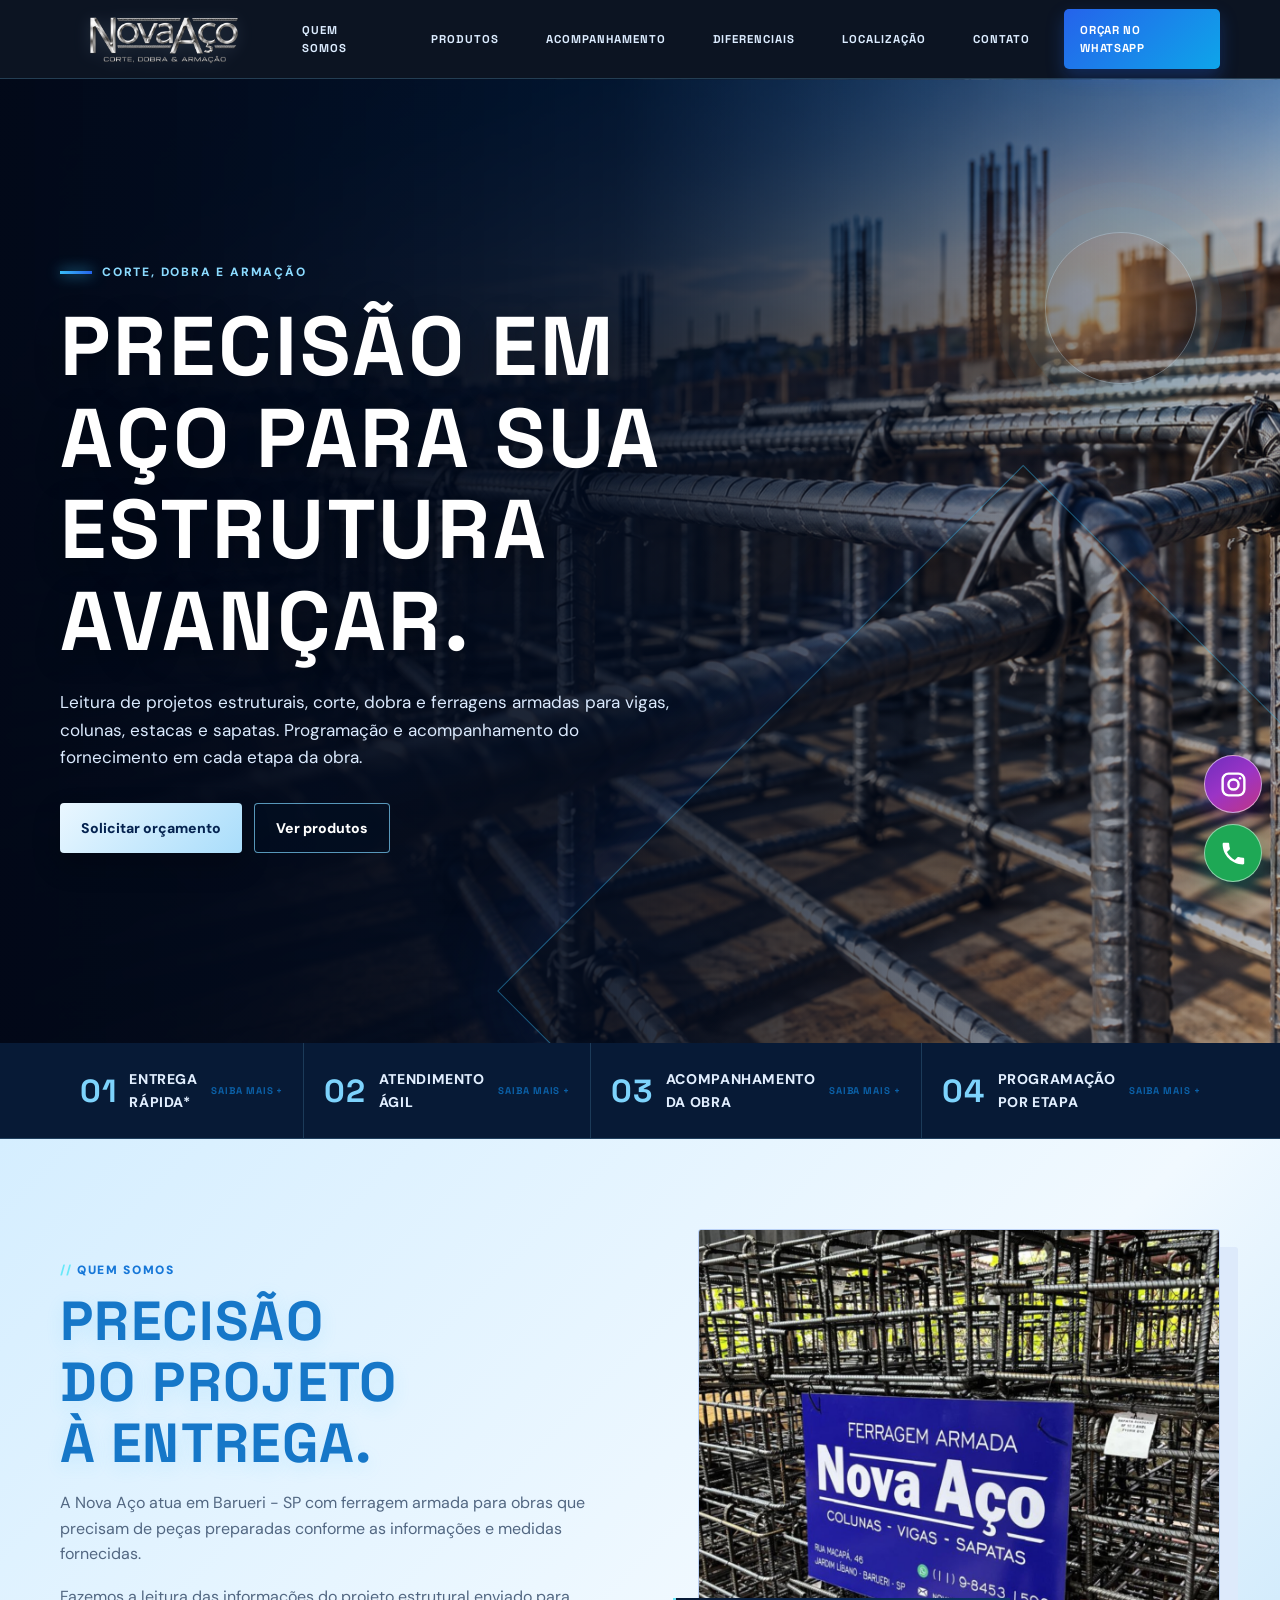
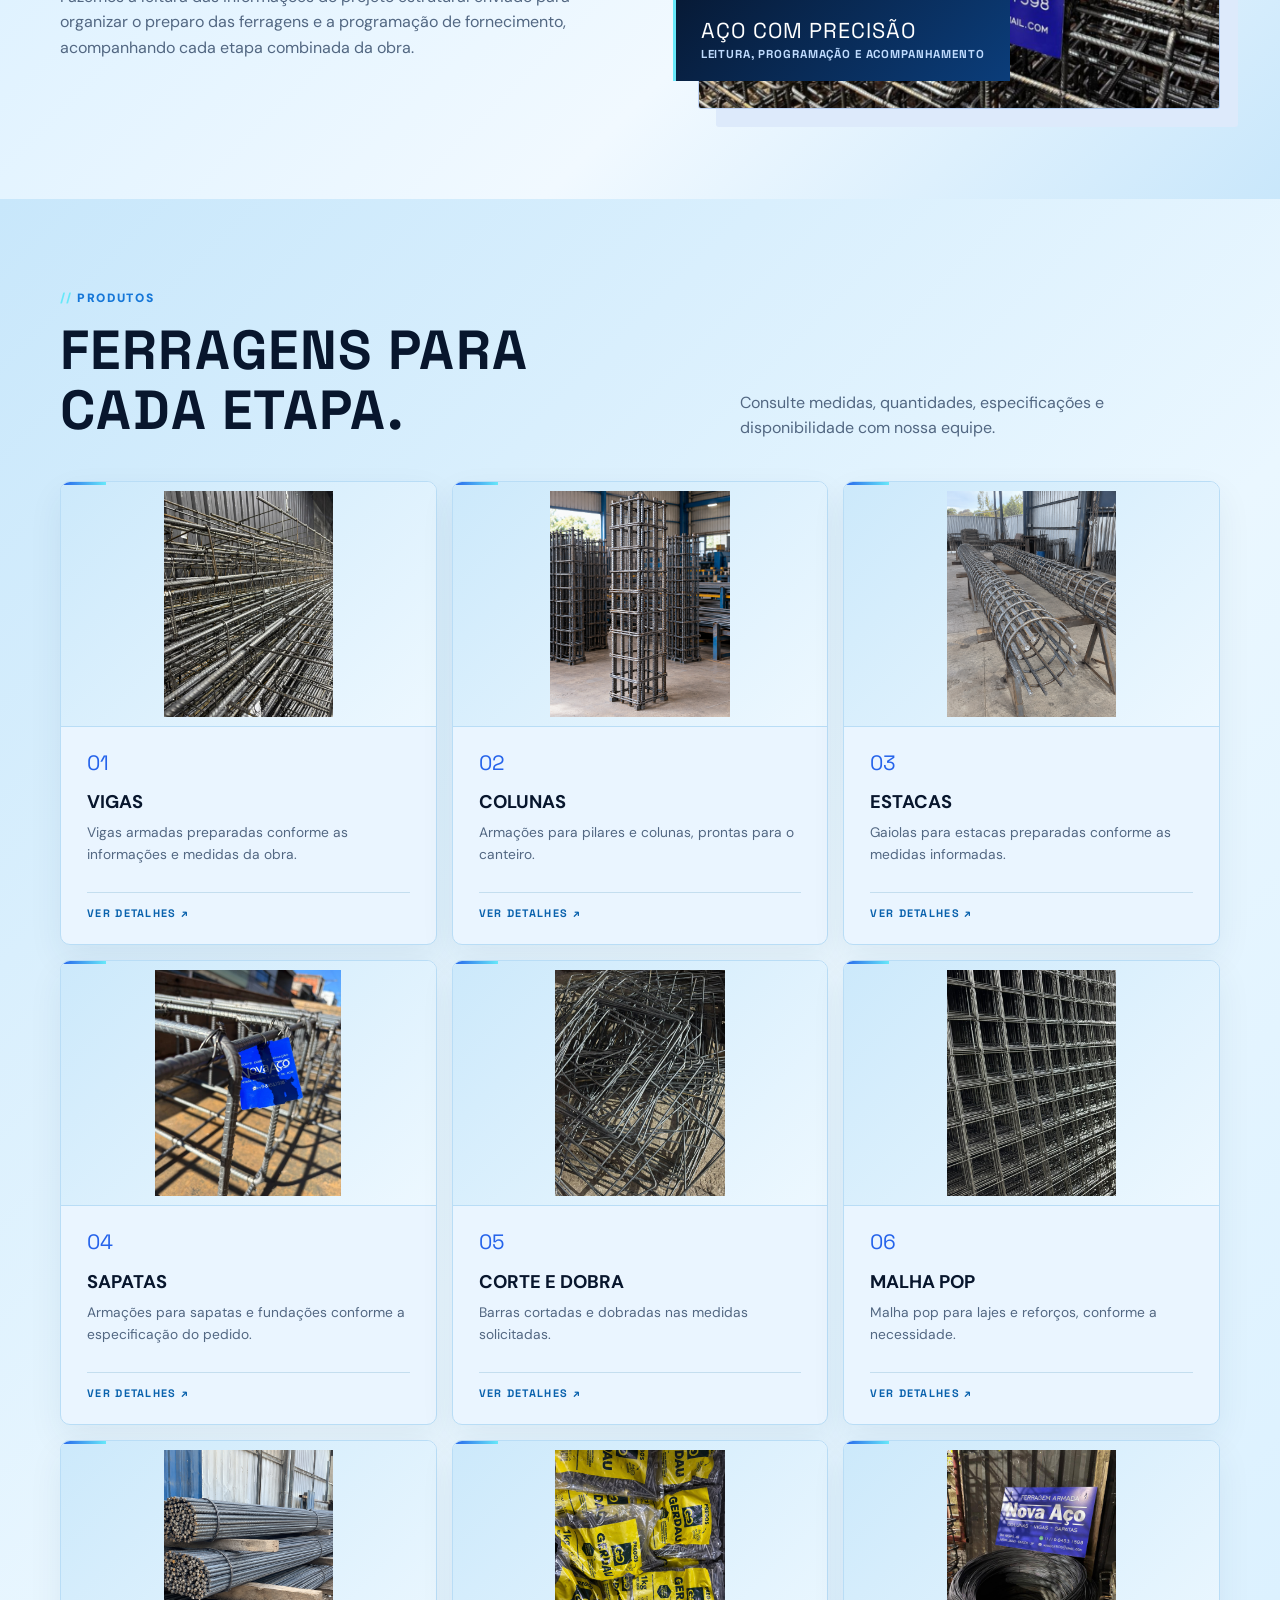
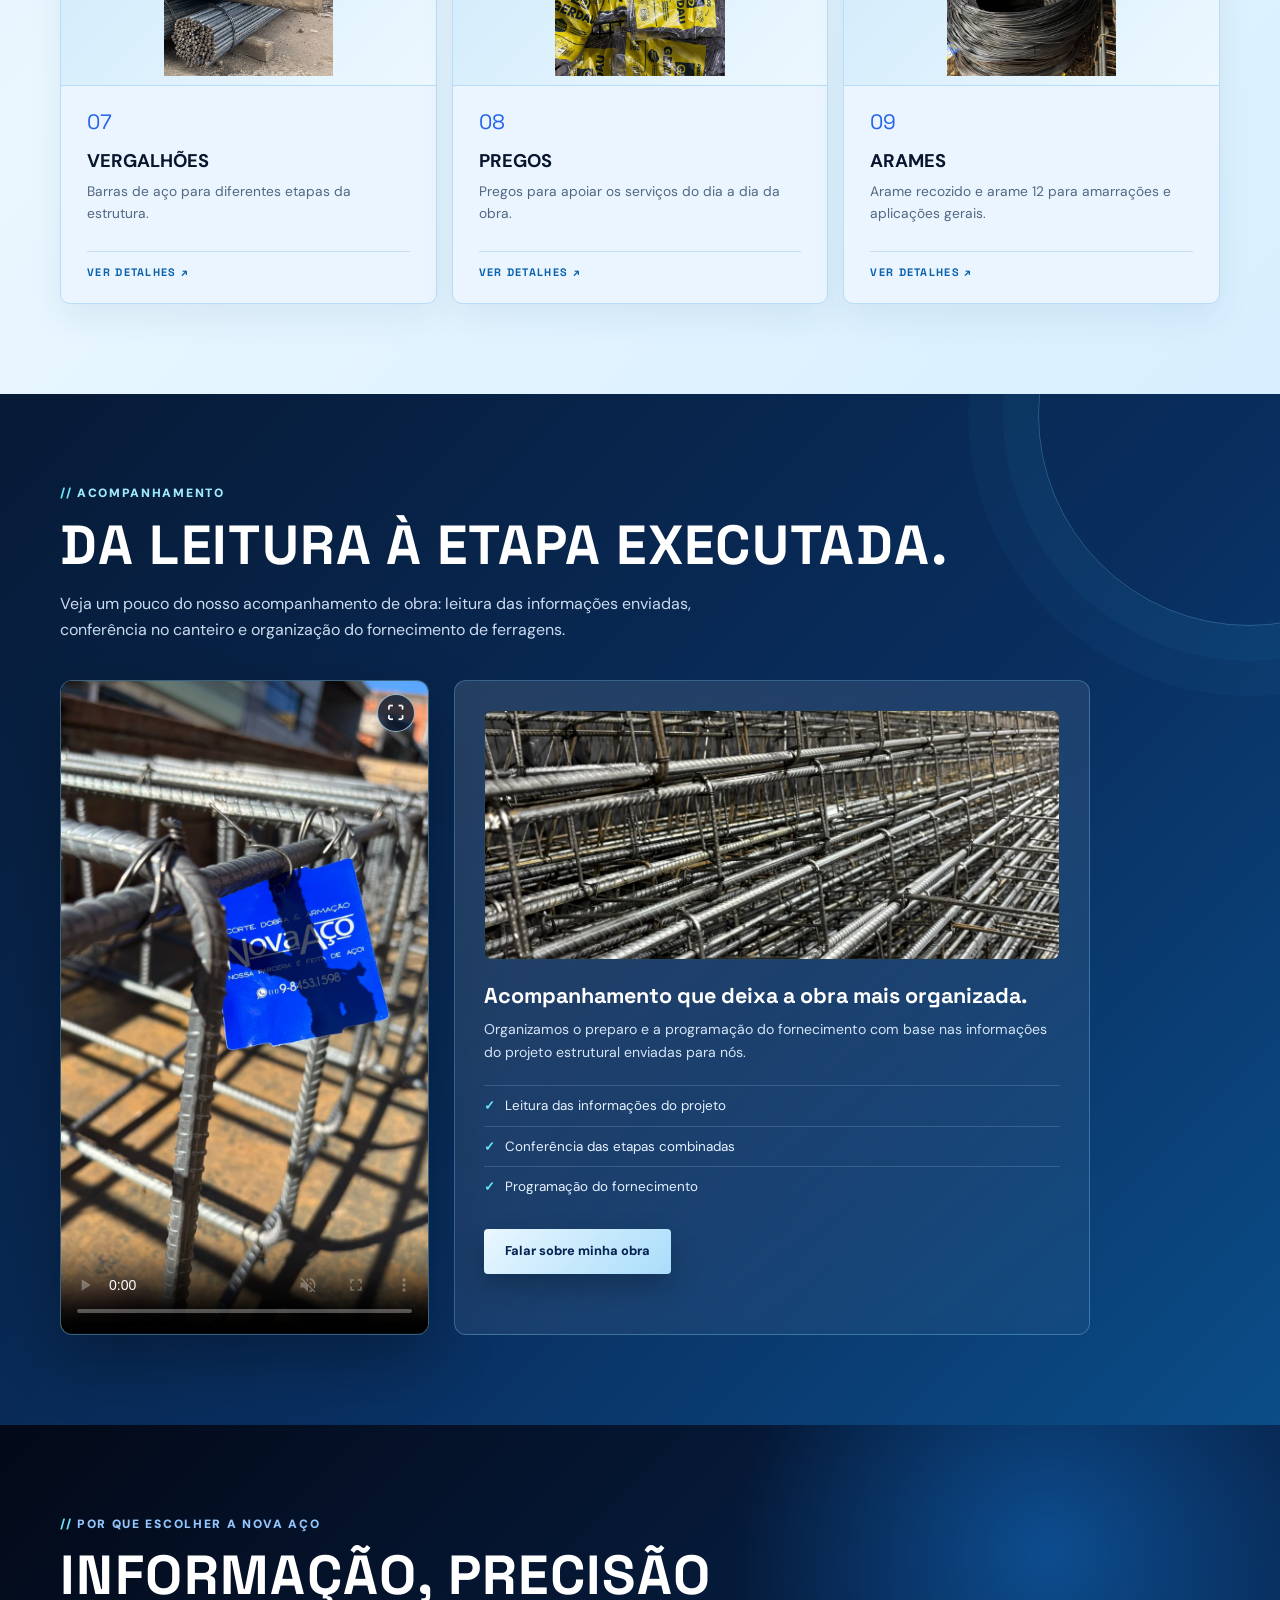
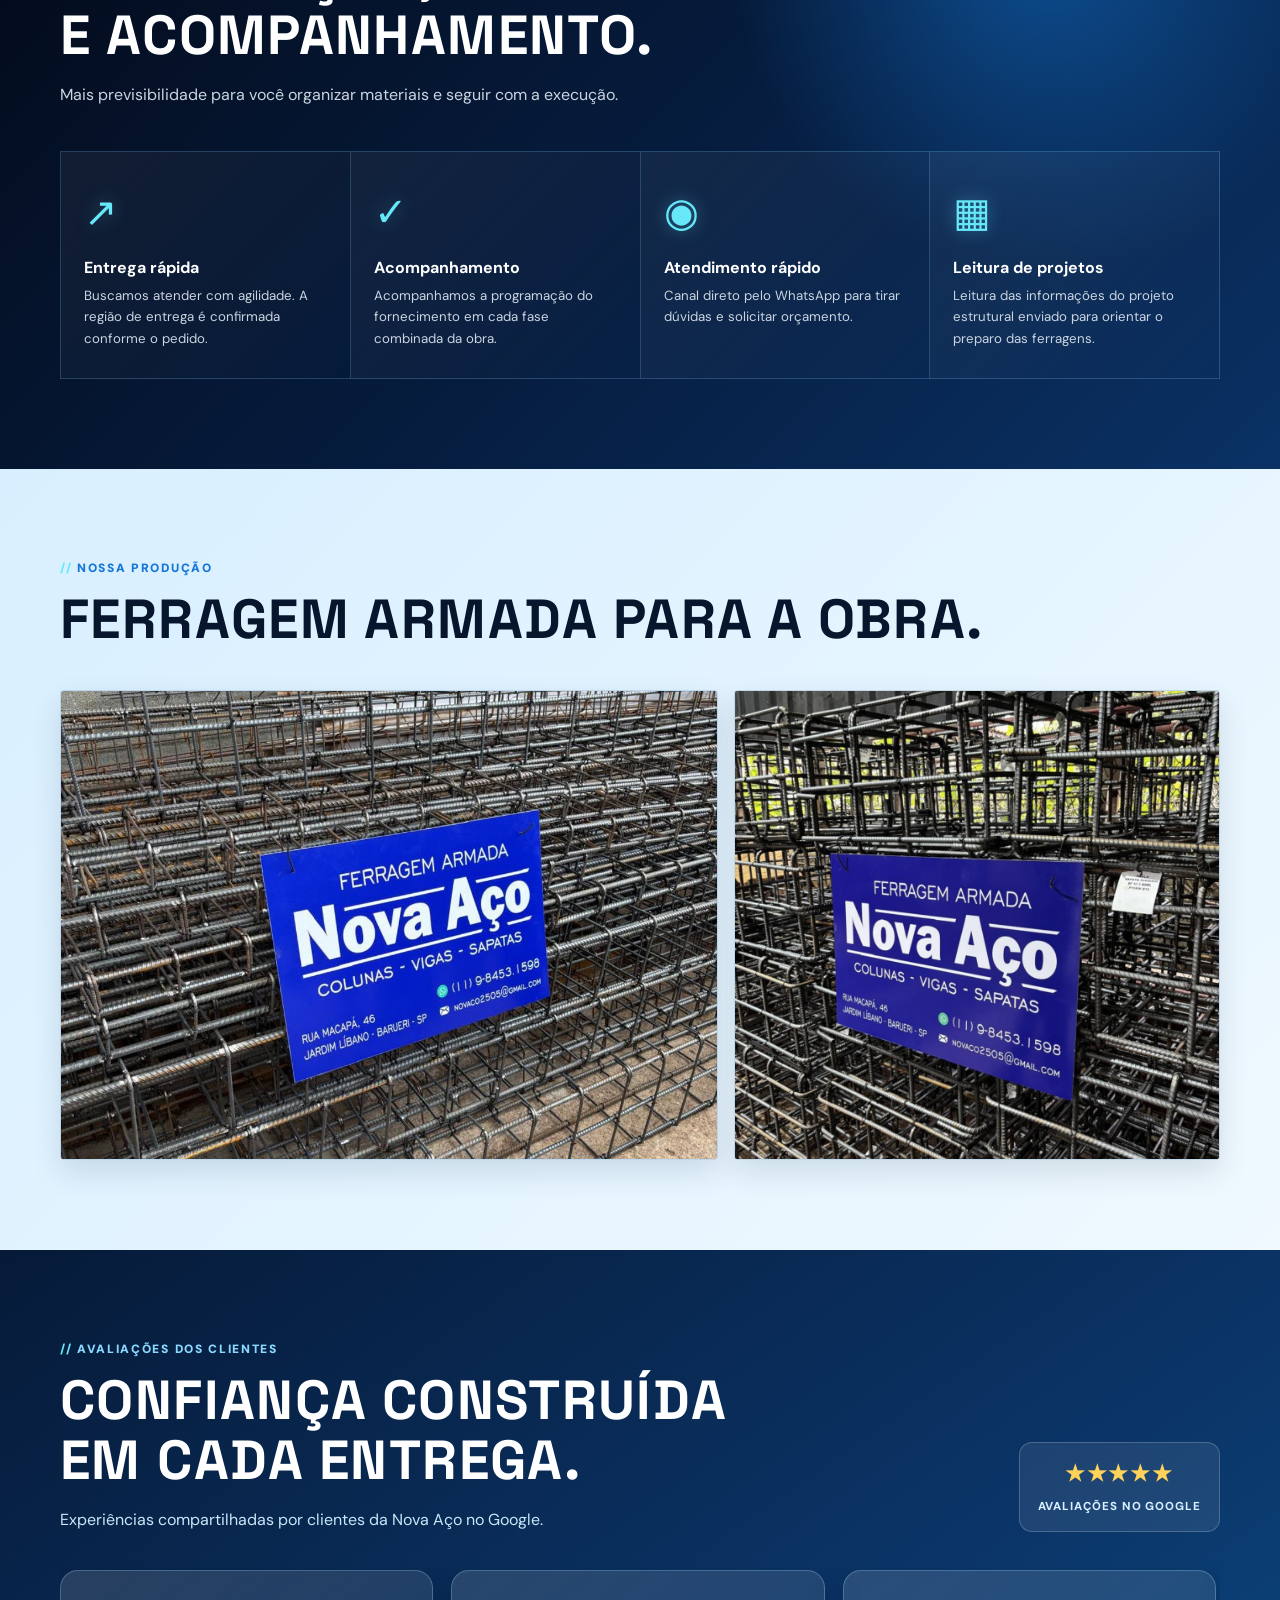
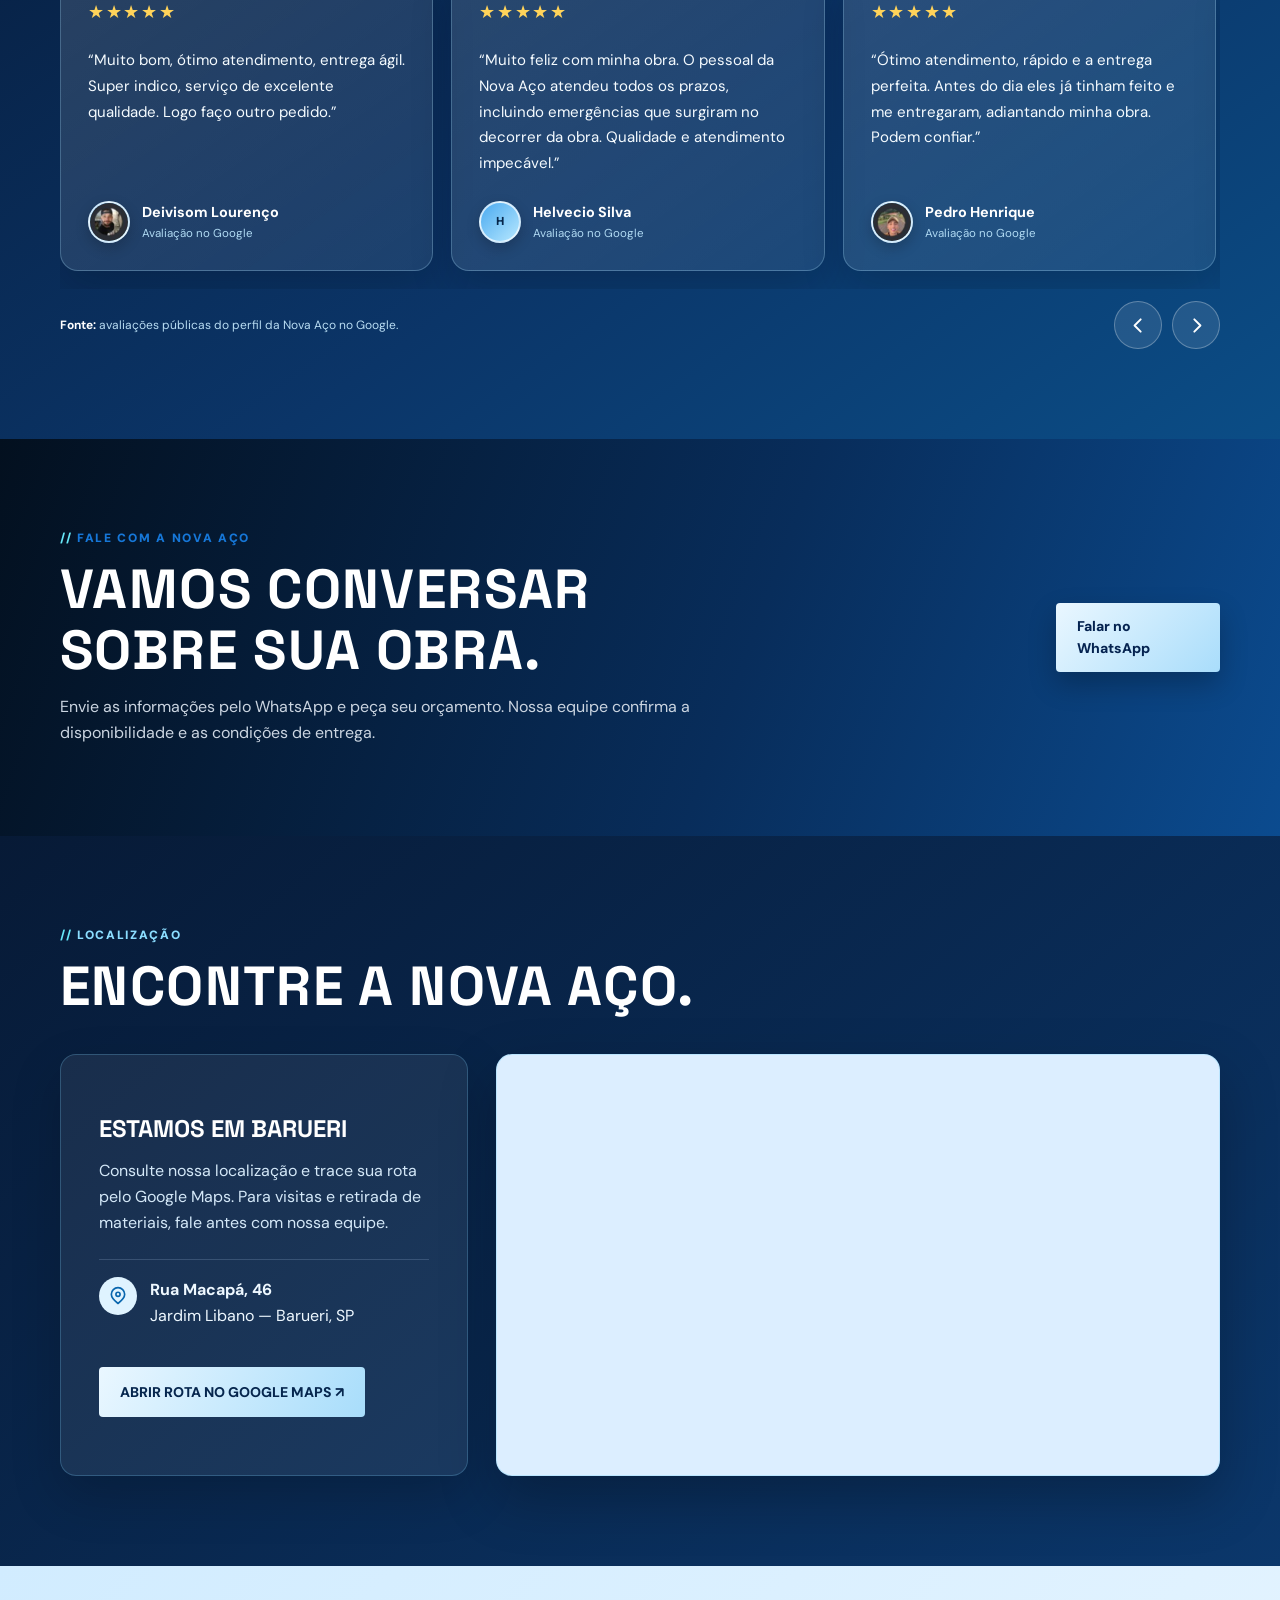
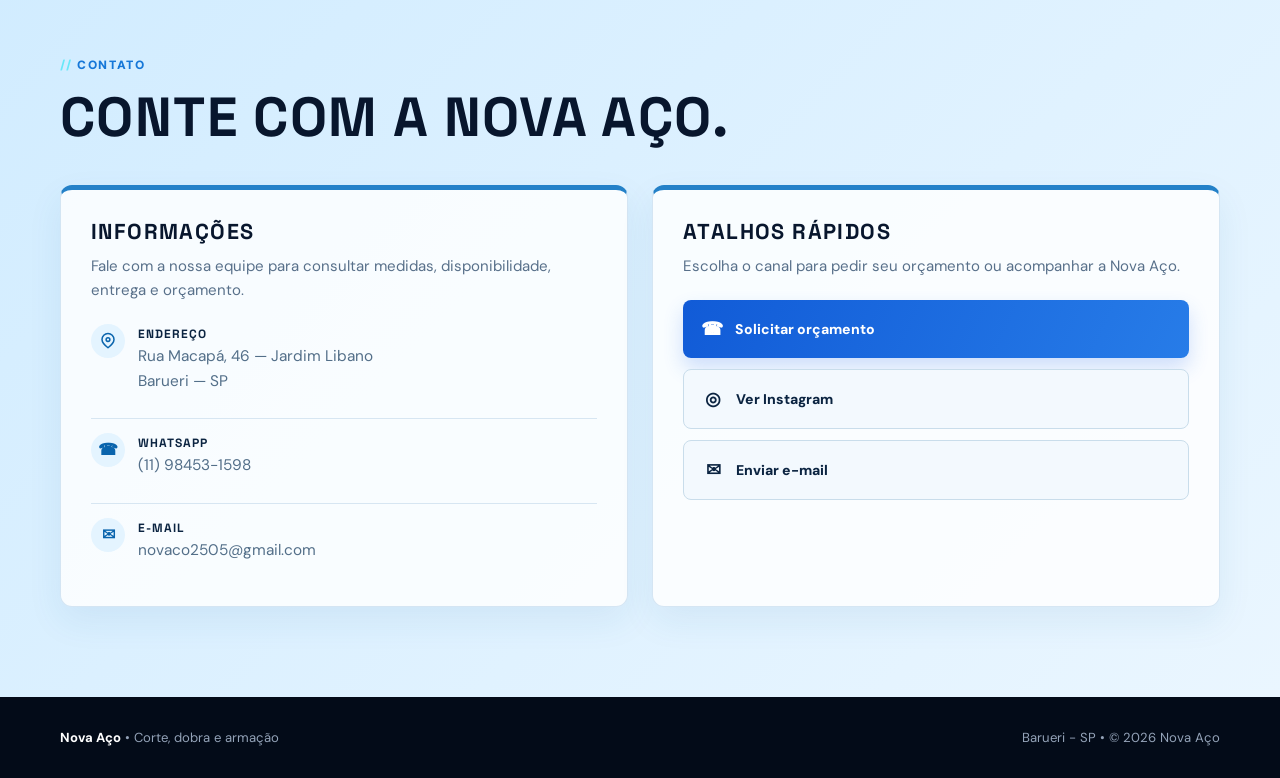
<file: index-Nova-Aco-Silvana-Tatiana.html>
<!doctype html>
<html lang="pt-BR">
<head>
  <meta charset="utf-8">
  <meta name="viewport" content="width=device-width, initial-scale=1">
  <meta name="description" content="Nova Aço: ferragem armada, vigas, colunas, estacas, sapatas, corte e dobra em Barueri - SP. Entrega rápida, atendimento ágil e acompanhamento da obra.">
  <meta name="robots" content="index,follow">
  <meta name="google-site-verification" content="-BxmAj7kSUF6eF3E8H7EFRy5LlKnR6vmizFsvWg_J3s">
  <title>Nova Aço | Ferragem Armada em Barueri</title>
  <link rel="canonical" href="https://novaacoarmado.com.br/">
  <link rel="preconnect" href="https://fonts.googleapis.com">
  <link rel="preconnect" href="https://fonts.gstatic.com" crossorigin>
  <link href="https://fonts.googleapis.com/css2?family=DM+Sans:opsz,wght@9..40,400;9..40,500;9..40,600;9..40,700&family=Space+Grotesk:wght@500;600;700&display=swap" rel="stylesheet">
  <link rel="icon" type="image/svg+xml" href="data:image/svg+xml,%3Csvg xmlns='http://www.w3.org/2000/svg' viewBox='0 0 64 64'%3E%3Cdefs%3E%3ClinearGradient id='g' x1='0' y1='0' x2='1' y2='1'%3E%3Cstop stop-color='%23f8fafc'/%3E%3Cstop offset='.34' stop-color='%2394a3b8'/%3E%3Cstop offset='.58' stop-color='%23ffffff'/%3E%3Cstop offset='1' stop-color='%23475569'/%3E%3C/linearGradient%3E%3C/defs%3E%3Crect width='64' height='64' rx='12' fill='%2306172f'/%3E%3Cpath fill='url(%23g)' d='M8 56V8h12l24 29V8h12v48H44L20 27v29z'/%3E%3C/svg%3E">
  <script type="application/ld+json">{"@context":"https://schema.org","@type":"LocalBusiness","name":"Nova Aço","description":"Ferragem armada, corte e dobra para obras.","telephone":"+5511984531598","email":"novaco2505@gmail.com","address":{"@type":"PostalAddress","streetAddress":"Rua Macapá, 46 - Jardim Libano","addressLocality":"Barueri","addressRegion":"SP","addressCountry":"BR"},"sameAs":["https://www.instagram.com/nova_aco_barueri/"]}</script>
  <style>
    :root{--navy:#06172f;--navy-2:#0b2c5d;--blue:#1d4ed8;--silver:#cbd5e1;--steel:#f1f5f9;--ink:#0f172a;--muted:#526176;--line:#d9e1ea;--white:#fff;--whatsapp:#1ea855}*{box-sizing:border-box}html{scroll-behavior:smooth}body{margin:0;font-family:Manrope,Arial,sans-serif;color:var(--ink);line-height:1.6;background:#fff}a{text-decoration:none;color:inherit}img{display:block;max-width:100%}.container{width:min(1160px,92%);margin:auto}.topbar{background:#030b18;color:#cbd5e1;font-size:.78rem;font-weight:700;letter-spacing:.02em}.topbar .container{min-height:38px;display:flex;align-items:center;justify-content:space-between;gap:12px}.topbar span:first-child{color:#fff}header{position:sticky;top:0;z-index:20;background:rgba(255,255,255,.96);backdrop-filter:blur(10px);border-bottom:1px solid var(--line)}nav{height:78px;display:flex;align-items:center;justify-content:space-between;gap:22px}.brand img{width:185px;height:56px;object-fit:contain}.links{display:flex;align-items:center;gap:23px;font-size:.82rem;font-weight:800;color:#26354b}.links>a:not(.nav-cta):hover{color:var(--blue)}.nav-cta{background:var(--navy);color:#fff;padding:12px 16px;border-radius:5px}.menu{display:none;border:0;background:none;color:var(--navy);font-size:1.7rem}.hero{background:var(--navy);min-height:650px;position:relative;isolation:isolate;color:#fff;display:flex;align-items:center;overflow:hidden}.hero:before{content:"";position:absolute;z-index:-2;inset:0;background:linear-gradient(90deg,rgba(3,14,31,.96) 0%,rgba(5,22,47,.82) 45%,rgba(5,22,47,.26) 100%),url('assets/obra-1.jpg') center/cover}.hero:after{content:"";position:absolute;z-index:-1;right:-11vw;bottom:-20vw;width:55vw;height:55vw;border:1px solid rgba(191,219,254,.28);transform:rotate(45deg)}.hero-inner{padding:94px 0 100px}.eyebrow{display:flex;align-items:center;gap:10px;color:#bfdbfe;text-transform:uppercase;letter-spacing:.15em;font-weight:800;font-size:.75rem}.eyebrow:before{content:"";width:32px;height:3px;background:#93c5fd}h1,h2,h3{margin:0;line-height:1.1}h1,h2{font-family:Oswald,Impact,sans-serif;text-transform:uppercase}h1{max-width:800px;margin-top:19px;font-size:clamp(3rem,6.5vw,5.6rem);letter-spacing:.01em}.hero p{max-width:620px;color:#dbeafe;font-size:1.07rem;margin:22px 0 32px}.actions{display:flex;flex-wrap:wrap;gap:12px}.btn{display:inline-flex;min-height:50px;align-items:center;justify-content:center;padding:12px 21px;border-radius:4px;font-size:.88rem;font-weight:800;transition:.2s}.btn:hover{transform:translateY(-2px)}.btn-primary{background:#fff;color:#081a37}.btn-outline{border:1px solid rgba(255,255,255,.65);color:#fff}.btn-blue{background:var(--blue);color:#fff}.trust-strip{background:#e6edf6;border-bottom:1px solid #d5e0ed}.trust-strip .container{display:grid;grid-template-columns:repeat(4,1fr)}.trust-item{padding:25px 20px;border-right:1px solid #cbd8e6;display:flex;align-items:center;gap:13px;font-weight:800;font-size:.88rem}.trust-item:last-child{border:0}.trust-item b{font-family:Oswald;font-size:2rem;line-height:1;color:var(--blue)}section{padding:90px 0}.kicker{color:var(--blue);font-size:.75rem;font-weight:900;letter-spacing:.14em;text-transform:uppercase;margin-bottom:11px}h2{font-size:clamp(2.2rem,4.3vw,3.7rem);letter-spacing:.01em}.lead{color:var(--muted);max-width:670px;margin:16px 0 0}.about{display:grid;grid-template-columns:1fr .92fr;align-items:center;gap:70px}.about-copy p{color:var(--muted);margin:17px 0}.about-photo{position:relative}.about-photo img{height:480px;width:100%;object-fit:cover;filter:saturate(.88);border-radius:3px}.photo-label{position:absolute;left:-25px;bottom:28px;background:var(--navy);color:#fff;padding:21px 25px;font-family:Oswald;text-transform:uppercase;font-size:1.35rem;line-height:1.08}.photo-label small{display:block;color:#bfdbfe;font-family:Manrope;text-transform:none;font-size:.72rem;font-weight:800;margin-top:6px}.notice{margin-top:24px;padding:15px 18px;border-left:4px solid var(--blue);background:#eff6ff;color:#42526a;font-size:.82rem}.products{background:var(--steel)}.heading-row{display:flex;align-items:end;justify-content:space-between;gap:25px;margin-bottom:40px}.heading-row .lead{max-width:480px}.grid{display:grid;grid-template-columns:repeat(3,1fr);gap:15px}.card{background:#fff;border:1px solid var(--line);padding:26px;min-height:205px}.card-num{font-family:Oswald;color:#94a3b8;font-size:1.3rem;margin-bottom:34px}.card h3{font-size:1.15rem;margin-bottom:8px}.card p{color:var(--muted);font-size:.86rem;margin:0}.differentials{background:var(--navy);color:#fff}.differentials .kicker{color:#93c5fd}.differentials .lead{color:#cbd5e1}.differential-grid{display:grid;grid-template-columns:repeat(4,1fr);gap:0;margin-top:44px;border-top:1px solid rgba(255,255,255,.18);border-left:1px solid rgba(255,255,255,.18)}.diff{padding:29px 23px;border-right:1px solid rgba(255,255,255,.18);border-bottom:1px solid rgba(255,255,255,.18)}.diff-mark{font-family:Oswald;font-size:2.5rem;color:#93c5fd}.diff h3{margin:14px 0 8px;font-size:1rem}.diff p{font-size:.83rem;color:#cbd5e1;margin:0}.gallery{display:grid;grid-template-columns:1.15fr .85fr;gap:16px;margin-top:40px}.gallery img{width:100%;height:470px;object-fit:cover;border-radius:3px}.gallery img:last-child{filter:saturate(.8)}.cta{background:linear-gradient(110deg,#0b2c5d,#071a35);color:#fff}.cta-row{display:flex;align-items:center;justify-content:space-between;gap:30px}.cta p{color:#cbd5e1;max-width:640px;margin:14px 0 0}.contact{background:#f5f8fc}.contact-grid{display:grid;grid-template-columns:1fr 1fr;gap:20px;margin-top:38px}.contact-box{background:#fff;border-top:4px solid var(--blue);padding:31px}.contact-box h3{font-family:Oswald;text-transform:uppercase;font-size:1.5rem}.contact-item{display:flex;gap:12px;margin-top:18px;color:var(--muted);font-size:.9rem}.contact-icon{color:var(--blue);font-weight:900}.contact-item strong{display:block;color:var(--ink);font-size:.82rem}footer{background:#030b18;color:#94a3b8;padding:30px 0;font-size:.82rem}footer .container{display:flex;justify-content:space-between;gap:20px;flex-wrap:wrap}footer strong{color:#fff}.float-wa{position:fixed;right:18px;bottom:18px;z-index:25;color:#fff;background:var(--whatsapp);border-radius:50px;padding:14px 19px;font-size:.86rem;font-weight:900;box-shadow:0 10px 27px rgba(0,0,0,.22)}@media(max-width:850px){.links{display:none;position:absolute;top:78px;left:0;right:0;background:#fff;padding:18px 4%;box-shadow:0 12px 20px rgba(0,0,0,.08);flex-direction:column;align-items:flex-start}.links.mobile{display:flex}.menu{display:block}.trust-strip .container{grid-template-columns:1fr 1fr}.about,.contact-grid{grid-template-columns:1fr;gap:38px}.about-photo{order:-1}.photo-label{left:0}.grid{grid-template-columns:1fr 1fr}.differential-grid{grid-template-columns:1fr 1fr}.gallery{grid-template-columns:1fr}.gallery img{height:360px}.cta-row{align-items:flex-start;flex-direction:column}}@media(max-width:520px){.topbar .container{justify-content:center;text-align:center;padding:7px 0}.topbar span:last-child{display:none}nav{height:70px}.links{top:70px}.brand img{width:154px}.hero{min-height:600px}.hero-inner{padding:72px 0}.hero p{font-size:.98rem}.trust-strip .container,.grid,.differential-grid{grid-template-columns:1fr}.trust-item{border-right:0;border-bottom:1px solid #cbd8e6}.trust-item:last-child{border-bottom:0}section{padding:66px 0}.heading-row{display:block}.heading-row .lead{margin-top:16px}.gallery img{height:290px}.float-wa{right:12px;bottom:12px}}
    /* Direção visual: industrial, precisa e tecnológica */
    :root{--navy:#040b19;--navy-2:#092d5d;--blue:#2563eb;--electric:#38bdf8;--silver:#d9e5f3;--steel:#f3f7fc;--ink:#08162d;--muted:#526782;--line:#d4e1ef}
    body{font-family:"DM Sans",Arial,sans-serif;background:linear-gradient(180deg,#f8fbff 0%,#eef4fb 100%)}
    h1,h2,.trust-item b,.photo-label,.card-num{font-family:"Space Grotesk",Arial,sans-serif}
    .topbar{background:linear-gradient(90deg,#020611,#082958)}
    header{background:rgba(4,11,25,.96);border-bottom:1px solid rgba(125,211,252,.22)}
    .links{color:#dcecff}.links>a:not(.nav-cta):hover{color:var(--electric)}
    .nav-cta{background:linear-gradient(135deg,#2563eb,#0ea5e9);box-shadow:0 8px 18px rgba(37,99,235,.28)}
    .menu{color:#dcecff}
    .hero{min-height:690px;background:#020817}
    .hero:before{background:linear-gradient(90deg,rgba(2,8,23,.98) 0%,rgba(2,12,31,.89) 48%,rgba(3,14,36,.42) 100%),url('assets/obra-1.jpg') center/cover}
    .hero:after{right:-9vw;bottom:-25vw;width:58vw;height:58vw;border:1px solid rgba(56,189,248,.44);box-shadow:0 0 100px rgba(37,99,235,.15)}
    .hero-inner{position:relative}
    .hero-inner:after{content:"";position:absolute;right:2%;top:8%;width:150px;height:150px;border:1px solid rgba(186,230,253,.35);border-radius:50%;box-shadow:0 0 0 25px rgba(56,189,248,.06),0 0 0 50px rgba(56,189,248,.04)}
    .eyebrow{color:#8bdbff}.eyebrow:before{background:linear-gradient(90deg,#38bdf8,#2563eb);box-shadow:0 0 14px #38bdf8}
    h1{letter-spacing:.02em;text-shadow:0 8px 30px rgba(0,0,0,.3)}
    .btn-primary{background:linear-gradient(135deg,#f8fafc,#dbeafe);color:#071b3d;box-shadow:0 12px 28px rgba(0,0,0,.24)}
    .btn-outline{border-color:rgba(125,211,252,.7);background:rgba(3,20,45,.26)}
    .trust-strip{background:#071a36;color:#e2efff;border-color:rgba(125,211,252,.2)}
    .trust-item{border-color:rgba(125,211,252,.18)}.trust-item b{color:#7dd3fc}
    section{position:relative}.kicker{color:#1677d8}.kicker:before{content:"// ";color:#67e8f9}
    h2{letter-spacing:.025em}.about-photo img{border:1px solid rgba(37,99,235,.25);box-shadow:18px 18px 0 #dbeafe}
    .photo-label{background:linear-gradient(135deg,#071a36,#0b3d7a);border-left:3px solid #67e8f9}
    .products{background:linear-gradient(135deg,#edf4fb 0%,#f8fbff 100%)}
    .card{position:relative;overflow:hidden;border-color:#d8e7f5;box-shadow:0 14px 35px rgba(15,50,90,.07);transition:transform .25s,box-shadow .25s,border-color .25s}
    .card:before{content:"";position:absolute;top:0;left:0;width:45px;height:3px;background:linear-gradient(90deg,#2563eb,#67e8f9)}
    .card:hover{transform:translateY(-7px);border-color:#7dd3fc;box-shadow:0 22px 42px rgba(15,50,90,.14)}
    .card-num{color:#2563eb}.differentials{background:radial-gradient(circle at 82% 20%,#0d4d8f 0%,transparent 27%),linear-gradient(135deg,#030917,#061d40 55%,#0a3265)}
    .differential-grid{border-color:rgba(125,211,252,.25)}.diff{border-color:rgba(125,211,252,.2);background:linear-gradient(135deg,rgba(255,255,255,.055),rgba(255,255,255,0))}.diff-mark{color:#67e8f9;text-shadow:0 0 18px rgba(103,232,249,.35)}
    .gallery img{border:1px solid #bcd8ef;box-shadow:0 12px 30px rgba(6,36,73,.13)}
    .cta{background:linear-gradient(110deg,#03101f,#082d5b 58%,#0b4b8f)}
    .contact{background:linear-gradient(135deg,#eff6ff,#f8fbff)}.contact-box{border-top-color:#38bdf8;box-shadow:0 14px 34px rgba(12,49,91,.07)}
    .float-wa{border:1px solid rgba(255,255,255,.5);box-shadow:0 10px 26px rgba(16,185,129,.28)}
    .grid .card:last-child:nth-child(7){grid-column:2}
    .follow-up{background:linear-gradient(135deg,#071a36 0%,#092f60 58%,#0b4d88 100%);color:#fff;overflow:hidden}.follow-up:after{content:"";position:absolute;width:420px;height:420px;border:1px solid rgba(125,211,252,.28);border-radius:50%;right:-180px;top:-190px;box-shadow:0 0 0 35px rgba(56,189,248,.04),0 0 0 70px rgba(56,189,248,.035)}.follow-up .container{position:relative;z-index:1}.follow-up .kicker{color:#9ee9ff}.follow-up .lead{color:#cbdcf0}.follow-grid{display:grid;grid-template-columns:1.25fr .75fr;gap:25px;align-items:stretch;margin-top:38px}.video-shell{position:relative;border:1px solid rgba(125,211,252,.45);border-radius:12px;overflow:hidden;background:#020814;box-shadow:0 24px 65px rgba(0,0,0,.32)}.video-shell video{display:block;width:100%;aspect-ratio:16/9;background:#020814}.video-caption{position:absolute;left:0;right:0;bottom:0;padding:38px 24px 18px;background:linear-gradient(transparent,rgba(2,8,20,.94));pointer-events:none}.video-caption strong{display:block;font-family:"Space Grotesk",Arial,sans-serif;font-size:1.1rem}.video-caption span{color:#bfdbfe;font-size:.82rem}.follow-card{border:1px solid rgba(125,211,252,.3);border-radius:12px;padding:29px;background:linear-gradient(145deg,rgba(255,255,255,.12),rgba(255,255,255,.035));backdrop-filter:blur(8px)}.follow-card img{height:205px;width:100%;object-fit:cover;border-radius:8px;margin-bottom:24px}.follow-card h3{font-family:"Space Grotesk",Arial,sans-serif;font-size:1.35rem}.follow-card p{color:#d5e5f7;font-size:.88rem;margin:10px 0 0}.follow-points{margin:22px 0 0;padding:0;list-style:none}.follow-points li{padding:9px 0;border-top:1px solid rgba(191,219,254,.18);font-size:.84rem;color:#e7f2ff}.follow-points li:before{content:"✓";color:#67e8f9;font-weight:900;margin-right:10px}.quick-contact{display:flex;gap:10px;flex-wrap:wrap;margin-top:22px}.quick-contact .btn{min-height:45px;font-size:.8rem}.mobile-backdrop{display:none}
    @media(max-width:850px){.links{border:1px solid rgba(125,211,252,.25);border-top:0;border-radius:0 0 16px 16px;background:linear-gradient(155deg,#06162e,#082e5e);padding:14px 4% 18px;gap:4px;box-shadow:0 22px 40px rgba(0,0,0,.30)}.links a{width:100%;padding:12px 10px;border-radius:7px}.links a:hover{background:rgba(255,255,255,.08)}.links .nav-cta{text-align:center;margin-top:8px}.follow-grid{grid-template-columns:1fr}.follow-card{display:grid;grid-template-columns:.75fr 1fr;gap:22px;align-items:center}.follow-card img{height:190px;margin:0}.follow-card h3,.follow-card p,.follow-points{grid-column:2}.follow-points{margin-top:4px}.quick-contact{grid-column:1/-1}.grid .card:last-child:nth-child(7){grid-column:auto}}
    @media(max-width:520px){.follow-card{display:block}.follow-card img{height:190px;margin-bottom:20px}.follow-card h3,.follow-card p,.follow-points{grid-column:auto}}
    @media(max-width:850px){.hero-inner:after{right:0;opacity:.55}}
    @media(max-width:520px){.hero-inner:after{display:none}.about-photo img{box-shadow:10px 10px 0 #dbeafe}}
    /* Padronização do selo e catálogo */
    .photo-label small{font-family:"Space Grotesk",Arial,sans-serif;text-transform:uppercase;letter-spacing:.075em}
    /* Capa e catálogo de produtos */
    .hero:before{background:linear-gradient(90deg,rgba(2,8,23,.98) 0%,rgba(2,12,31,.88) 48%,rgba(3,14,36,.28) 100%),url('assets/capa-nova-aco.png') center/cover}
    #produtos .card{padding:0;min-height:0;border-radius:10px;overflow:hidden}#produtos .product-image{width:100%;height:190px;object-fit:cover;display:block;border-bottom:1px solid #b9ddf6}#produtos .card-num,#produtos .card h3,#produtos .card p{margin-left:26px;margin-right:26px}#produtos .card-num{margin-top:20px;margin-bottom:12px}#produtos .card h3{margin-bottom:9px}#produtos .card p{padding-bottom:27px}
    /* Destaque da apresentação */
    #quem-somos h2{color:#1677c8;text-shadow:0 5px 18px rgba(56,189,248,.14)}
    /* Tipografia e superfícies unificadas */
    .photo-label,.contact-box h3{font-family:"Space Grotesk",Arial,sans-serif;text-transform:uppercase;letter-spacing:.045em}.contact-box h3{font-size:1.2rem}.card,.contact-box{background:#eaf5ff;border-color:#b9ddf6}.products{background:linear-gradient(135deg,#dceeff 0%,#edf7ff 100%)}.contact{background:linear-gradient(135deg,#dceeff,#f1f8ff)}.btn-primary{background:linear-gradient(135deg,#eaf7ff,#a9ddfb);color:#052350}.btn-primary:hover{box-shadow:0 14px 28px rgba(56,189,248,.25)}
    /* Navegação e vídeo refinados */
    .links>a:not(.nav-cta){font-family:"Space Grotesk",Arial,sans-serif;text-transform:uppercase;letter-spacing:.085em;font-size:.71rem;padding:10px 11px;border:1px solid transparent;border-radius:7px;transition:background .2s,border-color .2s,color .2s}
    .links>a:not(.nav-cta):hover{background:rgba(56,189,248,.10);border-color:rgba(125,211,252,.42);color:#b9edff}
    .nav-cta{text-transform:uppercase;letter-spacing:.055em;font-family:"Space Grotesk",Arial,sans-serif;font-size:.72rem}
    .follow-grid{grid-template-columns:minmax(290px,.58fr) 1fr;max-width:1030px}.video-shell{width:100%;max-width:385px;justify-self:center}.video-shell video{aspect-ratio:9/16;object-fit:cover}.video-caption{padding:48px 20px 18px}.video-caption strong{text-transform:uppercase;letter-spacing:.04em}.follow-card{min-height:100%}
    @media(max-width:850px){.links>a:not(.nav-cta){font-size:.76rem;letter-spacing:.1em}.follow-grid{grid-template-columns:1fr}.video-shell{max-width:390px}.follow-card{min-height:auto}}
    /* Interface em tons de azul e interações */
    body{background:linear-gradient(145deg,#d7efff 0%,#edf8ff 38%,#cfe9fb 100%)}#quem-somos{background:linear-gradient(135deg,#d5eeff 0%,#f1f9ff 62%,#c9e7fb 100%)}.products{background:linear-gradient(135deg,#c8e7fb 0%,#eaf7ff 50%,#d7efff 100%)}.contact{background:linear-gradient(135deg,#d1ecff,#eaf6ff)}main>section:has(.gallery){background:linear-gradient(135deg,#d8efff,#eff9ff)}h1,h2{font-weight:700;text-wrap:balance}.hero h1{letter-spacing:.035em}.product-image{height:245px!important;object-fit:contain!important;object-position:center!important;background:linear-gradient(135deg,#cce9fb,#edf8ff);padding:9px}.card{cursor:pointer}.card:hover{transform:translateY(-7px) scale(1.01)}.product-modal{position:fixed;inset:0;z-index:60;display:none;place-items:center;padding:18px;background:rgba(2,12,31,.72);backdrop-filter:blur(7px)}.product-modal.open{display:grid}.product-modal-card{position:relative;width:min(680px,94vw);max-height:88vh;overflow:auto;border:1px solid rgba(125,211,252,.6);border-radius:16px;background:linear-gradient(145deg,#e8f7ff,#c8e8fb);color:var(--ink);box-shadow:0 26px 80px rgba(0,0,0,.36)}.product-modal-card img{width:100%;height:min(310px,36vh);object-fit:contain;background:#c9e7fa;padding:12px}.product-modal-copy{padding:26px 30px 31px}.product-modal-copy h3{font-family:"Space Grotesk",Arial,sans-serif;font-size:1.5rem;letter-spacing:.05em}.product-modal-copy p{margin:13px 0 0;color:#304e6c}.product-modal-close{position:absolute;right:13px;top:13px;width:38px;height:38px;border:0;border-radius:50%;background:#082d5d;color:#fff;font-size:1.35rem;cursor:pointer}.video-fullscreen{position:absolute;right:13px;top:13px;z-index:3;border:1px solid rgba(186,230,253,.75);border-radius:999px;background:rgba(4,20,44,.8);color:#fff;padding:9px 12px;font:700 .7rem "Space Grotesk",Arial,sans-serif;letter-spacing:.04em;cursor:pointer}.video-shell:fullscreen{display:grid;place-items:center;background:#020814}.video-shell:fullscreen video{width:auto!important;height:100vh!important;max-width:100vw!important;aspect-ratio:9/16!important;object-fit:contain!important}.video-shell:fullscreen .video-caption{width:min(100%,56vh);left:50%;right:auto;transform:translateX(-50%)}.float-wa{width:58px;height:58px;padding:0;display:flex;align-items:center;justify-content:center;border-radius:50%;font-size:0}.float-wa svg{width:29px;height:29px;fill:#fff}@media(max-width:520px){.product-image{height:250px!important}.video-fullscreen{top:10px;right:10px}.product-modal-copy{padding:23px}.product-modal-card img{height:280px}}
    .trust-item{text-transform:uppercase;letter-spacing:.045em}.product-modal-copy .modal-tag{display:inline-block;margin-bottom:10px;color:#0c5da7;font:700 .72rem "Space Grotesk",Arial,sans-serif;letter-spacing:.12em;text-transform:uppercase}.product-modal-copy p+p{margin-top:10px}.product-modal-copy .modal-note{padding:13px 15px;border-left:3px solid #147bcb;background:rgba(255,255,255,.58);font-size:.9rem}.video-fullscreen{width:38px;height:38px;padding:0;display:grid;place-items:center;font-size:1.05rem}.video-fullscreen span{display:none}
    .video-caption{display:none!important}.float-wa span{font-size:1.85rem;line-height:1;color:#fff;font-family:Arial,sans-serif}
    .contact-grid-refined{gap:24px;align-items:stretch}.contact-panel{border:1px solid rgba(45,121,190,.18);border-top:5px solid #2481c8;border-radius:12px;padding:30px;background:rgba(255,255,255,.82);box-shadow:0 14px 35px rgba(31,96,149,.08)}.contact-panel h3{font-family:"Space Grotesk",Arial,sans-serif;font-size:1.35rem;letter-spacing:.065em;text-transform:uppercase}.contact-intro{margin:10px 0 22px;color:#58708a;font-size:.94rem}.contact-details{display:grid;gap:11px}.contact-detail{display:flex;align-items:flex-start;gap:13px;padding:14px 0;border-top:1px solid #d7e6f2}.contact-detail:first-child{border-top:0;padding-top:0}.contact-symbol{flex:0 0 34px;height:34px;display:grid;place-items:center;border-radius:50%;background:#e4f4ff;color:#0964ad;font-size:1rem;font-weight:900}.contact-detail strong{display:block;font:700 .75rem "Space Grotesk",Arial,sans-serif;letter-spacing:.08em;text-transform:uppercase;color:#0b2441}.contact-detail span{display:block;margin-top:2px;color:#536f89;font-size:.96rem}.quick-actions{display:grid;gap:11px}.quick-actions .btn{width:100%;justify-content:flex-start;gap:11px;border-radius:8px;padding:15px 17px}.quick-actions .btn-primary{background:linear-gradient(115deg,#115bd7,#277ce8);color:#fff;box-shadow:0 10px 20px rgba(37,99,235,.2)}.quick-actions .btn-light{background:#f3f9fe;border:1px solid #c9ddeb;color:#0b2441}.quick-actions .btn-mark{width:24px;text-align:center;color:inherit;font-size:1.1rem}.quick-actions small{display:block;margin:4px 0 0 35px;color:#71849a;font-size:.78rem}@media(max-width:850px){.contact-panel{padding:27px 25px}.quick-actions .btn{min-height:56px}}
    /* Experiência refinada dos produtos */
    body.modal-lock{overflow:hidden}
    #produtos .card{isolation:isolate;transition:transform .35s ease,box-shadow .35s ease,border-color .35s ease}
    #produtos .card .product-image{transition:transform .55s cubic-bezier(.2,.8,.2,1),filter .35s ease}
    #produtos .card:hover{border-color:#82c8f4;box-shadow:0 22px 45px rgba(28,103,163,.16)}
    #produtos .card:hover .product-image{transform:scale(1.045);filter:saturate(1.05) contrast(1.025)}
    #produtos .card:after{content:"VER DETALHES  ↗";display:block;margin:0 26px 24px;padding-top:13px;border-top:1px solid #c4deef;color:#0a62ad;font:800 .68rem "Space Grotesk",Arial,sans-serif;letter-spacing:.12em}
    .product-modal{display:grid;opacity:0;visibility:hidden;pointer-events:none;background:rgba(1,10,27,.78);backdrop-filter:blur(0);transition:opacity .32s ease,visibility .32s ease,backdrop-filter .32s ease}
    .product-modal.open{display:grid;opacity:1;visibility:visible;pointer-events:auto;backdrop-filter:blur(11px)}
    .product-modal-card{display:grid;grid-template-columns:minmax(290px,.92fr) minmax(350px,1.08fr);width:min(920px,94vw);max-height:86vh;overflow:hidden;border:1px solid rgba(154,220,255,.7);border-radius:24px;background:#eaf7ff;opacity:0;transform:translateY(34px) scale(.955);box-shadow:0 38px 100px rgba(0,8,28,.55);transition:transform .48s cubic-bezier(.16,1,.3,1),opacity .3s ease}
    .product-modal.open .product-modal-card{opacity:1;transform:translateY(0) scale(1)}
    .product-modal-card>img{width:100%;height:100%;min-height:510px;max-height:86vh;object-fit:contain;background:radial-gradient(circle at 50% 42%,#dff4ff 0%,#a9d8f4 48%,#0a3767 49%,#061b3b 100%);padding:36px}
    .product-modal-copy{display:flex;flex-direction:column;justify-content:center;padding:46px 42px;background:linear-gradient(145deg,#f4fbff 0%,#d7efff 100%);overflow:auto}
    .product-modal-copy .modal-tag{align-self:flex-start;margin-bottom:16px;padding:8px 11px;border:1px solid #9bccec;border-radius:999px;background:rgba(255,255,255,.68);color:#075b9f;font-size:.66rem;letter-spacing:.13em}
    .product-modal-copy h3{margin:0;color:#061c3b;font-size:clamp(1.9rem,3.4vw,2.65rem);line-height:1;letter-spacing:.035em;text-transform:uppercase}
    .product-modal-copy>p:not(.modal-note){margin-top:20px;color:#294b69;font-size:1rem;line-height:1.72}
    .product-modal-copy .modal-note{position:relative;margin-top:18px;padding:16px 17px 16px 45px;border:1px solid #b8daef;border-left:4px solid #147bcb;border-radius:10px;background:rgba(255,255,255,.7);color:#34536e;font-size:.88rem;line-height:1.58}
    .product-modal-copy .modal-note:before{content:"✓";position:absolute;left:16px;top:16px;width:20px;height:20px;display:grid;place-items:center;border-radius:50%;background:#147bcb;color:#fff;font-size:.7rem;font-weight:900}
    .product-modal-cta{display:flex;align-items:center;justify-content:space-between;gap:18px;margin-top:24px;padding:15px 18px;border-radius:10px;background:linear-gradient(120deg,#075bc8,#1689e2);color:#fff;font:800 .75rem "Space Grotesk",Arial,sans-serif;letter-spacing:.085em;text-transform:uppercase;box-shadow:0 12px 25px rgba(10,93,183,.23);transition:transform .22s ease,box-shadow .22s ease}
    .product-modal-cta:hover{transform:translateY(-2px);box-shadow:0 17px 30px rgba(10,93,183,.3)}
    .product-modal-cta b{font-size:1.15rem}
    .product-modal-close{right:16px;top:16px;z-index:3;width:42px;height:42px;border:1px solid rgba(255,255,255,.45);background:rgba(4,30,65,.88);box-shadow:0 8px 20px rgba(0,0,0,.2);transition:transform .25s ease,background .25s ease}
    .product-modal-close:hover{transform:rotate(90deg);background:#126fbb}
    @media(max-width:720px){.product-modal{padding:12px}.product-modal-card{display:block;width:min(96vw,520px);max-height:91vh;overflow:auto;border-radius:18px}.product-modal-card>img{height:250px;min-height:250px;max-height:none;padding:25px;background:linear-gradient(145deg,#dff3ff,#add8f1)}.product-modal-copy{padding:28px 24px 26px;overflow:visible}.product-modal-copy h3{font-size:1.75rem}.product-modal-copy>p:not(.modal-note){font-size:.94rem;line-height:1.62}.product-modal-close{position:fixed;right:22px;top:22px}}
    @media(prefers-reduced-motion:reduce){.product-modal,.product-modal-card,#produtos .card,#produtos .card .product-image,.product-modal-close,.product-modal-cta{transition:none!important}}
    /* Diferenciais clicáveis e navegação sequencial dos produtos */
    .trust-item{position:relative;cursor:pointer;transition:background .25s ease,color .25s ease,transform .25s ease}
    .trust-item:after{content:"SAIBA MAIS  +";display:block;margin-left:auto;color:#0b61a8;font:800 .61rem "Space Grotesk",Arial,sans-serif;letter-spacing:.1em;white-space:nowrap}
    .trust-item:hover,.trust-item:focus-visible{z-index:1;background:#d3eafa;color:#062a53;outline:none;transform:translateY(-3px);box-shadow:0 12px 25px rgba(17,86,143,.12)}
    .product-modal-nav{display:grid;grid-template-columns:1fr 1fr;gap:10px;margin-top:23px}
    .product-modal-nav button{min-height:45px;border:1px solid #a9cee7;border-radius:9px;background:rgba(255,255,255,.68);color:#0a4e88;font:800 .68rem "Space Grotesk",Arial,sans-serif;letter-spacing:.08em;text-transform:uppercase;cursor:pointer;transition:background .2s ease,transform .2s ease,border-color .2s ease}
    .product-modal-nav button:hover{background:#fff;border-color:#4194cf;transform:translateY(-2px)}
    .benefit-modal .product-modal-card{display:block;width:min(540px,92vw);min-height:0;background:linear-gradient(145deg,#f4fbff,#d2ebfc)}
    .benefit-modal .product-modal-copy{min-height:390px;padding:52px 46px}
    .benefit-modal .benefit-number{display:inline-grid;place-items:center;width:48px;height:48px;margin-bottom:22px;border-radius:50%;background:linear-gradient(135deg,#0b5cc0,#1b91e6);color:#fff;font:800 .9rem "Space Grotesk",Arial,sans-serif;box-shadow:0 10px 24px rgba(15,105,190,.25)}
    .benefit-modal h3{font-size:clamp(1.75rem,5vw,2.45rem)}
    .benefit-modal p{margin-top:20px!important;color:#31536f!important;font-size:1rem!important;line-height:1.72!important}
    .benefit-modal .benefit-line{width:62px;height:4px;margin-top:27px;border-radius:99px;background:linear-gradient(90deg,#0d66c5,#4cc6f4)}
    @media(max-width:850px){.trust-item:after{font-size:.58rem}.benefit-modal .product-modal-copy{min-height:350px;padding:42px 30px}}
    @media(max-width:520px){.trust-item{display:grid;grid-template-columns:auto 1fr auto}.trust-item:after{margin-left:8px}.product-modal-nav{position:sticky;bottom:-1px;margin:22px -24px -26px;padding:13px 24px 17px;background:linear-gradient(180deg,rgba(215,239,255,.7),#d7efff 35%)}.product-modal-cta{margin-top:17px}.benefit-modal .product-modal-copy{min-height:360px;padding:42px 27px 34px}.benefit-modal .product-modal-close{position:absolute}}
    /* Logo, localização e atalhos flutuantes */
    .brand{display:flex;align-items:center}.brand img{width:210px;height:64px;object-fit:contain;border-radius:5px;filter:drop-shadow(0 2px 8px rgba(195,219,240,.16))}
    .follow-card .brand-showcase{height:230px;object-fit:contain;padding:22px;background:radial-gradient(circle at 50% 42%,#123d6e,#020a18 74%);border:1px solid rgba(125,211,252,.22)}
    .follow-card .follow-photo{height:250px;width:100%;object-fit:cover;object-position:center 46%;padding:0;background:#071a36;border:1px solid rgba(125,211,252,.24);filter:saturate(.9) contrast(1.04)}
    .float-instagram{position:fixed;right:18px;bottom:87px;z-index:25;width:58px;height:58px;display:grid;place-items:center;border-radius:50%;background:linear-gradient(145deg,#6f2dbd,#9b34c6 48%,#c13584);border:1px solid rgba(255,255,255,.55);box-shadow:0 10px 27px rgba(111,45,189,.32);transition:transform .2s ease,box-shadow .2s ease}
    .float-instagram:hover{transform:translateY(-3px) scale(1.04);box-shadow:0 15px 32px rgba(111,45,189,.4)}
    .float-instagram svg{width:29px;height:29px;fill:none;stroke:#fff;stroke-width:2;stroke-linecap:round;stroke-linejoin:round}
    .contact-symbol.location-symbol svg{width:18px;height:18px;fill:none;stroke:#0964ad;stroke-width:2;stroke-linecap:round;stroke-linejoin:round}
    .location{background:linear-gradient(140deg,#071a36 0%,#0b376b 100%);color:#fff}
    .location .kicker{color:#8bddff}.location h2{color:#fff}.location-grid{display:grid;grid-template-columns:.72fr 1.28fr;gap:28px;margin-top:38px;align-items:stretch}.location-copy{display:flex;flex-direction:column;justify-content:center;padding:38px;border:1px solid rgba(125,211,252,.24);border-radius:16px;background:rgba(255,255,255,.07);box-shadow:0 20px 50px rgba(0,0,0,.18)}.location-copy h3{font:700 1.5rem "Space Grotesk",Arial,sans-serif;text-transform:uppercase}.location-copy p{margin:14px 0 24px;color:#d4e8f8}.location-address{display:flex;gap:13px;align-items:flex-start;padding:17px 0;border-top:1px solid rgba(191,219,254,.18);color:#eef8ff}.location-pin{flex:0 0 38px;height:38px;display:grid;place-items:center;border-radius:50%;background:#dff3ff}.location-pin svg{width:20px;height:20px;fill:none;stroke:#0866ae;stroke-width:2;stroke-linecap:round;stroke-linejoin:round}.map-shell{min-height:420px;overflow:hidden;border:1px solid rgba(125,211,252,.35);border-radius:16px;background:#dceeff;box-shadow:0 22px 55px rgba(0,0,0,.25)}.map-shell iframe{display:block;width:100%;height:100%;min-height:420px;border:0}.location .btn{align-self:flex-start;margin-top:22px;background:linear-gradient(120deg,#eaf7ff,#a8ddfb);color:#06264e}
    @media(max-width:950px){.brand img{width:178px}.location-grid{grid-template-columns:1fr}.map-shell,.map-shell iframe{min-height:360px}}
    @media(max-width:520px){.brand img{width:165px;height:58px}.float-instagram{right:12px;bottom:80px;width:56px;height:56px}.follow-card .brand-showcase{height:210px;padding:18px}.follow-card .follow-photo{height:260px;object-position:center 44%}.location-copy{padding:29px 24px}.map-shell,.map-shell iframe{min-height:330px}.product-modal-nav{position:static;display:flex;justify-content:center;gap:16px;margin:22px 0 0;padding:0;background:none}.product-modal-nav button{flex:0 0 50px;width:50px;min-height:50px;padding:0;border-radius:50%;background:#fff;border:1px solid #83bfe5;box-shadow:0 8px 18px rgba(23,92,143,.15);font-size:1.2rem}.product-modal-nav .nav-label{display:none}}
    /* Avaliações verificadas enviadas pelo cliente */
    .reviews{overflow:hidden;background:linear-gradient(145deg,#061a38 0%,#0b3568 58%,#0b4d86 100%);color:#fff}
    .reviews .kicker{color:#8bd8ff}.reviews .lead{color:#c9e7f8}.reviews-heading{display:flex;align-items:end;justify-content:space-between;gap:26px;margin-bottom:35px}.reviews-summary{flex:0 0 auto;padding:14px 18px;border:1px solid rgba(255,255,255,.2);border-radius:13px;background:rgba(255,255,255,.08);text-align:center}.reviews-summary strong{display:block;color:#ffd35a;font-size:1.35rem;letter-spacing:.08em}.reviews-summary span{font-size:.72rem;font-weight:800;letter-spacing:.08em;text-transform:uppercase;color:#d8efff}
    .reviews-viewport{overflow:hidden}.reviews-track{display:flex;gap:18px;overflow-x:auto;scroll-snap-type:x mandatory;scroll-behavior:smooth;padding:3px 2px 18px;scrollbar-width:none}.reviews-track::-webkit-scrollbar{display:none}.review-card{flex:0 0 calc((100% - 36px)/3);min-width:0;scroll-snap-align:start;display:flex;flex-direction:column;min-height:300px;padding:27px;border:1px solid rgba(171,224,255,.28);border-radius:18px;background:linear-gradient(145deg,rgba(255,255,255,.13),rgba(255,255,255,.07));box-shadow:0 18px 42px rgba(0,8,25,.2)}.review-stars{color:#ffd35a;font-size:1.15rem;letter-spacing:.09em}.review-card blockquote{margin:20px 0 24px;color:#f5fbff;font-size:.94rem;line-height:1.72}.review-author{display:flex;align-items:center;gap:12px;margin-top:auto}.review-avatar{width:42px;height:42px;display:grid;place-items:center;border-radius:50%;background:linear-gradient(135deg,#4aaaf0,#b7e8ff);color:#06264a;font-weight:900;object-fit:cover;border:2px solid rgba(255,255,255,.7);box-shadow:0 5px 14px rgba(0,0,0,.2)}.review-author strong{display:block;font-size:.9rem}.review-author span{display:block;color:#afd9f2;font-size:.72rem}.reviews-controls{display:flex;align-items:center;justify-content:space-between;gap:20px;margin-top:12px}.reviews-source{color:#b9ddf3;font-size:.75rem}.reviews-source b{color:#fff}.reviews-buttons{display:flex;gap:10px}.reviews-buttons button{width:48px;height:48px;border:1px solid rgba(255,255,255,.28);border-radius:50%;background:rgba(255,255,255,.1);color:#fff;font-size:1.25rem;cursor:pointer;transition:.2s}.reviews-buttons button:hover{background:#fff;color:#0a3767;transform:translateY(-2px)}
    @media(max-width:850px){.review-card{flex-basis:calc((100% - 18px)/2)}.reviews-heading{align-items:flex-start}.reviews-summary{margin-top:4px}}
    @media(max-width:560px){.reviews-heading{display:block}.reviews-summary{display:inline-block;margin-top:22px}.review-card{flex-basis:88%;min-height:315px;padding:24px}.reviews-controls{align-items:flex-end}.reviews-source{max-width:180px}}
    .review-author span.review-avatar{display:grid;place-items:center;text-align:center;line-height:1;color:#06264a}
    .reviews-buttons button{display:grid;place-items:center;padding:0}.reviews-buttons button svg{width:21px;height:21px;fill:none;stroke:currentColor;stroke-width:2.2;stroke-linecap:round;stroke-linejoin:round}
  </style>
</head>
<body>
  <header><div class="container"><nav><a class="brand" href="#inicio" aria-label="Nova Aço"><img src="assets/logo-metalica-transparente.png" alt="Nova Aço — Corte, dobra e armação"></a><button class="menu" aria-label="Abrir menu" aria-expanded="false" onclick="const l=document.querySelector('.links');l.classList.toggle('mobile');this.setAttribute('aria-expanded',l.classList.contains('mobile'))">☰</button><div class="links"><a href="#quem-somos">Quem somos</a><a href="#produtos">Produtos</a><a href="#acompanhamento">Acompanhamento</a><a href="#diferenciais">Diferenciais</a><a href="#localizacao">Localização</a><a href="#contato">Contato</a><a class="nav-cta" href="https://wa.me/5511984531598?text=Olá%20Nova%20Aço!%20Gostaria%20de%20solicitar%20um%20orçamento." target="_blank" rel="noopener">Orçar no WhatsApp</a></div></nav></div></header>
  <main>
    <section class="hero" id="inicio"><div class="container hero-inner"><div class="eyebrow">Corte, dobra e armação</div><h1>Precisão em aço para sua estrutura avançar.</h1><p>Leitura de projetos estruturais, corte, dobra e ferragens armadas para vigas, colunas, estacas e sapatas. Programação e acompanhamento do fornecimento em cada etapa da obra.</p><div class="actions"><a class="btn btn-primary" href="https://wa.me/5511984531598?text=Olá%20Nova%20Aço!%20Gostaria%20de%20solicitar%20um%20orçamento." target="_blank" rel="noopener">Solicitar orçamento</a><a class="btn btn-outline" href="#produtos">Ver produtos</a></div></div></section>
    <div class="trust-strip"><div class="container"><div class="trust-item"><b>01</b>ENTREGA RÁPIDA*</div><div class="trust-item"><b>02</b>ATENDIMENTO ÁGIL</div><div class="trust-item"><b>03</b>ACOMPANHAMENTO DA OBRA</div><div class="trust-item"><b>04</b>PROGRAMAÇÃO POR ETAPA</div></div></div>
    <section id="quem-somos"><div class="container about"><div class="about-copy"><div class="kicker">Quem somos</div><h2>Precisão do projeto à entrega.</h2><p>A Nova Aço atua em Barueri - SP com ferragem armada para obras que precisam de peças preparadas conforme as informações e medidas fornecidas.</p><p>Fazemos a leitura das informações do projeto estrutural enviado para organizar o preparo das ferragens e a programação de fornecimento, acompanhando cada etapa combinada da obra.</p></div><div class="about-photo"><img src="assets/obra-2.jpg" alt="Ferragens armadas preparadas pela Nova Aço"><div class="photo-label">Aço com precisão<small>Leitura, programação e acompanhamento</small></div></div></div></section>
    <section class="products" id="produtos"><div class="container"><div class="heading-row"><div><div class="kicker">Produtos</div><h2>Ferragens para cada etapa.</h2></div><p class="lead">Consulte medidas, quantidades, especificações e disponibilidade com nossa equipe.</p></div><div class="grid"><article class="card"><div class="card-num">01</div><h3>Vigas</h3><p>Ferragens armadas conforme as especificações informadas para a obra.</p></article><article class="card"><div class="card-num">02</div><h3>Colunas</h3><p>Armações para pilares e colunas que facilitam a execução no canteiro.</p></article><article class="card"><div class="card-num">03</div><h3>Estacas</h3><p>Ferragens para estacas preparadas de acordo com medidas fornecidas.</p></article><article class="card"><div class="card-num">04</div><h3>Sapatas</h3><p>Armações para sapatas e fundações conforme a especificação do pedido.</p></article><article class="card"><div class="card-num">05</div><h3>Corte e dobra</h3><p>Preparação das ferragens para atender as medidas solicitadas.</p></article><article class="card"><div class="card-num">06</div><h3>Malha pop</h3><p>Malha pop para reforço de lajes e outras aplicações, conforme a necessidade da obra.</p></article><article class="card"><div class="card-num">07</div><h3>Arames e pregos</h3><p>Arame 12, arame recozido e pregos para o dia a dia da obra.</p></article></div></div></section>
    <section class="follow-up" id="acompanhamento"><div class="container"><div class="kicker">Acompanhamento</div><h2>Da leitura à etapa executada.</h2><p class="lead">Veja um pouco do nosso acompanhamento de obra: leitura das informações enviadas, conferência no canteiro e organização do fornecimento de ferragens.</p><div class="follow-grid"><div class="video-shell"><video controls muted playsinline preload="metadata" poster="assets/acompanhamento-nova-aco.jpeg" aria-label="Apresentação Nova Aço em acompanhamento de obra"><source src="assets/acompanhamento-nova-aco.mp4" type="video/mp4">Seu navegador não suporta vídeo HTML5.</video><div class="video-caption"><strong>Nova Aço em obra</strong><span>Vídeo sem áudio original • acompanhamento e programação</span></div></div><aside class="follow-card"><img class="follow-photo" src="assets/foto-ferragens-acompanhamento.jpg" alt="Ferragens armadas produzidas pela Nova Aço"><div><h3>Acompanhamento que deixa a obra mais organizada.</h3><p>Organizamos o preparo e a programação do fornecimento com base nas informações do projeto estrutural enviadas para nós.</p><ul class="follow-points"><li>Leitura das informações do projeto</li><li>Conferência das etapas combinadas</li><li>Programação do fornecimento</li></ul></div><div class="quick-contact"><a class="btn btn-primary" href="https://wa.me/5511984531598?text=Olá%20Nova%20Aço!%20Quero%20falar%20sobre%20acompanhamento%20da%20minha%20obra." target="_blank" rel="noopener">Falar sobre minha obra</a></div></aside></div></div></section>
    <section class="differentials" id="diferenciais"><div class="container"><div class="kicker">Por que escolher a Nova Aço</div><h2>Informação, precisão e acompanhamento.</h2><p class="lead">Mais previsibilidade para você organizar materiais e seguir com a execução.</p><div class="differential-grid"><article class="diff"><div class="diff-mark">↗</div><h3>Entrega rápida</h3><p>Buscamos atender com agilidade. A região de entrega é confirmada conforme o pedido.</p></article><article class="diff"><div class="diff-mark">✓</div><h3>Acompanhamento</h3><p>Acompanhamos a programação do fornecimento em cada fase combinada da obra.</p></article><article class="diff"><div class="diff-mark">◉</div><h3>Atendimento rápido</h3><p>Canal direto pelo WhatsApp para tirar dúvidas e solicitar orçamento.</p></article><article class="diff"><div class="diff-mark">▦</div><h3>Leitura de projetos</h3><p>Leitura das informações do projeto estrutural enviado para orientar o preparo das ferragens.</p></article></div></div></section>
    <section><div class="container"><div class="kicker">Nossa produção</div><h2>Ferragem armada para a obra.</h2><div class="gallery"><img src="assets/obra-1.jpg" alt="Estrutura com ferragem armada em obra"><img src="assets/obra-2.jpg" alt="Detalhe de ferragens armadas Nova Aço"></div></div></section>
    <section class="reviews" id="avaliacoes"><div class="container"><div class="reviews-heading"><div><div class="kicker">Avaliações dos clientes</div><h2>Confiança construída em cada entrega.</h2><p class="lead">Experiências compartilhadas por clientes da Nova Aço no Google.</p></div><div class="reviews-summary" aria-label="Avaliações com cinco estrelas"><strong>★★★★★</strong><span>Avaliações no Google</span></div></div><div class="reviews-viewport"><div class="reviews-track" id="reviews-track"><article class="review-card"><div class="review-stars" aria-label="5 estrelas">★★★★★</div><blockquote>“Muito bom, ótimo atendimento, entrega ágil. Super indico, serviço de excelente qualidade. Logo faço outro pedido.”</blockquote><div class="review-author"><img class="review-avatar" src="[data-uri]" alt="Foto de Deivisom Lourenço"><div><strong>Deivisom Lourenço</strong><span>Avaliação no Google</span></div></div></article><article class="review-card"><div class="review-stars" aria-label="5 estrelas">★★★★★</div><blockquote>“Muito feliz com minha obra. O pessoal da Nova Aço atendeu todos os prazos, incluindo emergências que surgiram no decorrer da obra. Qualidade e atendimento impecável.”</blockquote><div class="review-author"><span class="review-avatar">H</span><div><strong>Helvecio Silva</strong><span>Avaliação no Google</span></div></div></article><article class="review-card"><div class="review-stars" aria-label="5 estrelas">★★★★★</div><blockquote>“Ótimo atendimento, rápido e a entrega perfeita. Antes do dia eles já tinham feito e me entregaram, adiantando minha obra. Podem confiar.”</blockquote><div class="review-author"><img class="review-avatar" src="[data-uri]" alt="Foto de Pedro Henrique"><div><strong>Pedro Henrique</strong><span>Avaliação no Google</span></div></div></article><article class="review-card"><div class="review-stars" aria-label="5 estrelas">★★★★★</div><blockquote>“Fui muito bem atendida, o serviço foi impecável, entrega no prazo e o preço é super diferenciado. Recomendo demais!”</blockquote><div class="review-author"><span class="review-avatar">N</span><div><strong>Nadia Ribeiro</strong><span>Avaliação no Google</span></div></div></article><article class="review-card"><div class="review-stars" aria-label="5 estrelas">★★★★★</div><blockquote>“Entrega rápida, ferragem de qualidade, atendimento excelente e preço justo.”</blockquote><div class="review-author"><span class="review-avatar">L</span><div><strong>Lucas da Silva</strong><span>Avaliação no Google</span></div></div></article><article class="review-card"><div class="review-stars" aria-label="5 estrelas">★★★★★</div><blockquote>“Ótimo atendimento, profissionalismo e atenção no pós-venda.”</blockquote><div class="review-author"><img class="review-avatar" src="[data-uri]" alt="Foto de Tatiana Marques"><div><strong>Tatiana Marques</strong><span>Avaliação no Google</span></div></div></article><article class="review-card"><div class="review-stars" aria-label="5 estrelas">★★★★★</div><blockquote>“São profissionais capacitados, com comprometimento com o cliente.”</blockquote><div class="review-author"><img class="review-avatar" src="[data-uri]" alt="Foto de Silvana Pereira de Sousa"><div><strong>Silvana Pereira de Sousa</strong><span>Avaliação no Google</span></div></div></article></div></div><div class="reviews-controls"><span class="reviews-source"><b>Fonte:</b> avaliações públicas do perfil da Nova Aço no Google.</span><div class="reviews-buttons"><button type="button" id="review-prev" aria-label="Avaliação anterior"><svg viewBox="0 0 24 24" aria-hidden="true"><path d="M14.5 5 7.5 12l7 7"/></svg></button><button type="button" id="review-next" aria-label="Próxima avaliação"><svg viewBox="0 0 24 24" aria-hidden="true"><path d="m9.5 5 7 7-7 7"/></svg></button></div></div></div></section>
    <section class="cta"><div class="container cta-row"><div><div class="kicker">Fale com a Nova Aço</div><h2>Vamos conversar sobre sua obra.</h2><p>Envie as informações pelo WhatsApp e peça seu orçamento. Nossa equipe confirma a disponibilidade e as condições de entrega.</p></div><a class="btn btn-primary" href="https://wa.me/5511984531598?text=Olá%20Nova%20Aço!%20Quero%20falar%20sobre%20uma%20obra." target="_blank" rel="noopener">Falar no WhatsApp</a></div></section>
    <section class="location" id="localizacao"><div class="container"><div class="kicker">Localização</div><h2>Encontre a Nova Aço.</h2><div class="location-grid"><article class="location-copy"><h3>Estamos em Barueri</h3><p>Consulte nossa localização e trace sua rota pelo Google Maps. Para visitas e retirada de materiais, fale antes com nossa equipe.</p><div class="location-address"><span class="location-pin"><svg viewBox="0 0 24 24" aria-hidden="true"><path d="M20 10c0 5-8 11-8 11S4 15 4 10a8 8 0 1 1 16 0Z"/><circle cx="12" cy="10" r="2.5"/></svg></span><span><strong>Rua Macapá, 46</strong><br>Jardim Libano — Barueri, SP</span></div><a class="btn" href="https://www.google.com/maps/search/?api=1&query=Rua+Macapá,+46,+Jardim+Libano,+Barueri+-+SP" target="_blank" rel="noopener">ABRIR ROTA NO GOOGLE MAPS ↗</a></article><div class="map-shell"><iframe title="Localização da Nova Aço em Barueri" src="https://www.google.com/maps?q=Rua+Macap%C3%A1,+46,+Jardim+Libano,+Barueri,+SP&output=embed" loading="lazy" referrerpolicy="no-referrer-when-downgrade" allowfullscreen></iframe></div></div></div></section>
    <section class="contact" id="contato"><div class="container"><div class="kicker">Contato</div><h2>Conte com a Nova Aço.</h2><div class="contact-grid contact-grid-refined"><article class="contact-panel"><h3>Informações</h3><p class="contact-intro">Fale com a nossa equipe para consultar medidas, disponibilidade, entrega e orçamento.</p><div class="contact-details"><a class="contact-detail" href="https://www.google.com/maps/search/?api=1&query=Rua+Macapá,+46,+Jardim+Libano,+Barueri+-+SP" target="_blank" rel="noopener"><b class="contact-symbol location-symbol"><svg viewBox="0 0 24 24" aria-hidden="true"><path d="M20 10c0 5-8 11-8 11S4 15 4 10a8 8 0 1 1 16 0Z"/><circle cx="12" cy="10" r="2.5"/></svg></b><span><strong>Endereço</strong><span>Rua Macapá, 46 — Jardim Libano<br>Barueri — SP</span></span></a><a class="contact-detail" href="https://wa.me/5511984531598?text=Olá%20Nova%20Aço!%20Gostaria%20de%20solicitar%20um%20orçamento." target="_blank" rel="noopener"><b class="contact-symbol">☎</b><span><strong>WhatsApp</strong><span>(11) 98453-1598</span></span></a><a class="contact-detail" href="mailto:novaco2505@gmail.com"><b class="contact-symbol">✉</b><span><strong>E-mail</strong><span>novaco2505@gmail.com</span></span></a></div></article><article class="contact-panel"><h3>Atalhos rápidos</h3><p class="contact-intro">Escolha o canal para pedir seu orçamento ou acompanhar a Nova Aço.</p><div class="quick-actions"><a class="btn btn-primary" href="https://wa.me/5511984531598?text=Olá%20Nova%20Aço!%20Gostaria%20de%20solicitar%20um%20orçamento." target="_blank" rel="noopener"><b class="btn-mark">☎</b>Solicitar orçamento</a><a class="btn btn-light" href="https://www.instagram.com/nova_aco_barueri/" target="_blank" rel="noopener"><b class="btn-mark">◎</b>Ver Instagram</a><a class="btn btn-light" href="mailto:novaco2505@gmail.com"><b class="btn-mark">✉</b>Enviar e-mail</a></div></article></div></div></section>
  </main>
  <a class="float-wa wa-seed" style="display:none" aria-hidden="true"></a>
  <script>document.querySelectorAll('a[href*="wa.me/5511984531598"]').forEach(function(link){link.href='https://wa.me/5511984531598?text=Olá%20Nova%20Aço!%20Gostaria%20de%20solicitar%20um%20orçamento.'});</script>
  <script>document.querySelector('.notice')?.remove();const catalogo=[['VIGAS','produto-vigas-real.jpg','Vigas armadas preparadas conforme as informações e medidas da obra.'],['COLUNAS','produto-colunas-catalogo.png','Armações para pilares e colunas, prontas para o canteiro.'],['ESTACAS','produto-estacas-realista.png','Gaiolas para estacas preparadas conforme as medidas informadas.'],['SAPATAS','produto-sapatas-real.jpg','Armações para sapatas e fundações conforme a especificação do pedido.'],['CORTE E DOBRA','produto-corte-dobra-real.jpg','Barras cortadas e dobradas nas medidas solicitadas.'],['MALHA POP','produto-malha-pop-real.jpg','Malha pop para lajes e reforços, conforme a necessidade.'],['VERGALHÕES','produto-vergalhoes-realista.png','Barras de aço para diferentes etapas da estrutura.'],['PREGOS','produto-pregos-real.jpg','Pregos para apoiar os serviços do dia a dia da obra.'],['ARAMES','produto-arames-real.jpg','Arame recozido e arame 12 para amarrações e aplicações gerais.']];const grade=document.querySelector('#produtos .grid');while(grade.children.length<catalogo.length){const card=document.createElement('article');card.className='card';card.innerHTML='<div class="card-num"></div><h3></h3><p></p>';grade.appendChild(card)};grade.querySelectorAll('.card').forEach(function(card,i){const item=catalogo[i],numero=String(i+1).padStart(2,'0'),imagem=card.querySelector('.product-image')||document.createElement('img');imagem.className='product-image';imagem.src='assets/'+item[1];imagem.alt=item[0]+' — Nova Aço';imagem.loading='lazy';if(!imagem.parentNode)card.insertBefore(imagem,card.firstChild);card.querySelector('.card-num').textContent=numero;card.querySelector('h3').textContent=item[0];card.querySelector('p').textContent=item[2]});const video=document.querySelector('.video-shell video');video.removeAttribute('muted');video.querySelector('source').src='assets/apresentacao-nova-aco.mp4';video.setAttribute('aria-label','Vídeo de apresentação da Nova Aço');video.load();document.querySelector('.video-caption span').textContent='Apresentação institucional da Nova Aço';</script>
  <script>const funcoesProduto={VIGAS:'As vigas são elementos horizontais da estrutura. As ferragens armadas ajudam a preparar a peça para a etapa de concretagem, conforme as informações recebidas.',COLUNAS:'As colunas e pilares são elementos verticais da estrutura. As armações são preparadas para facilitar a organização e a execução no canteiro.',ESTACAS:'As estacas fazem parte da fundação e levam as cargas para o solo. As gaiolas de aço são preparadas conforme as medidas e informações do pedido.',SAPATAS:'As sapatas são elementos de fundação que distribuem as cargas da construção. A armação é preparada de acordo com a especificação informada.', 'CORTE E DOBRA':'Corte e dobra deixam as barras nas formas e medidas solicitadas, ajudando a organizar o preparo das ferragens para a obra.', 'MALHA POP':'A malha pop é utilizada principalmente em lajes e pisos, auxiliando na distribuição da armadura conforme a aplicação definida para a obra.',VERGALHÕES:'Vergalhões são barras de aço usadas na composição das armaduras. Consulte nossa equipe para confirmar bitolas e disponibilidade.',PREGOS:'Pregos apoiam serviços de carpintaria, formas e outras tarefas do dia a dia do canteiro.',ARAMES:'Arame recozido e arame 12 são utilizados em amarrações e diversas aplicações no preparo das ferragens.'};const modal=document.createElement('div');modal.className='product-modal';modal.innerHTML='<div class="product-modal-card" role="dialog" aria-modal="true"><button class="product-modal-close" aria-label="Fechar">×</button><img alt=""><div class="product-modal-copy"><h3></h3><p></p></div></div>';document.body.appendChild(modal);const fecharModal=()=>modal.classList.remove('open');modal.addEventListener('click',e=>{if(e.target===modal||e.target.closest('.product-modal-close'))fecharModal()});document.addEventListener('keydown',e=>{if(e.key==='Escape')fecharModal()});document.querySelectorAll('#produtos .card').forEach(card=>{card.tabIndex=0;card.setAttribute('role','button');const abrir=()=>{const titulo=card.querySelector('h3').textContent,imagem=card.querySelector('.product-image');modal.querySelector('img').src=imagem.src;modal.querySelector('img').alt=imagem.alt;modal.querySelector('h3').textContent=titulo;modal.querySelector('p').textContent=funcoesProduto[titulo]||card.querySelector('p').textContent;modal.classList.add('open')};card.addEventListener('click',abrir);card.addEventListener('keydown',e=>{if(e.key==='Enter'||e.key===' '){e.preventDefault();abrir()}})});const telaVideo=document.querySelector('.video-shell'),player=telaVideo.querySelector('video');player.setAttribute('controlsList','nofullscreen');const botaoVideo=document.createElement('button');botaoVideo.className='video-fullscreen';botaoVideo.type='button';botaoVideo.textContent='⛶ VER EM PÉ';botaoVideo.addEventListener('click',async()=>{try{await telaVideo.requestFullscreen();await screen.orientation?.lock?.('portrait')}catch(e){}});telaVideo.appendChild(botaoVideo);document.addEventListener('fullscreenchange',()=>{if(!document.fullscreenElement)screen.orientation?.unlock?.()});const wa=document.querySelector('.float-wa');wa.innerHTML='<svg viewBox="0 0 32 32" aria-hidden="true"><path d="M16 3a13 13 0 0 0-11.1 19.8L3 29l6.4-1.8A13 13 0 1 0 16 3Zm0 23.7c-2.1 0-4.2-.6-5.9-1.7l-.4-.2-3.8 1.1 1.1-3.7-.3-.4A10.7 10.7 0 1 1 16 26.7Zm5.9-8c-.3-.2-1.8-.9-2.1-1s-.5-.1-.8.2-.9 1-1.1 1.2-.4.3-.7.1a8.7 8.7 0 0 1-2.6-1.6 9.7 9.7 0 0 1-1.8-2.3c-.2-.3 0-.5.1-.7l.5-.6c.2-.2.2-.4.3-.6 0-.2 0-.5-.1-.7l-1-2.3c-.3-.7-.6-.6-.8-.6h-.7c-.3 0-.7.1-1 .5s-1.4 1.3-1.4 3.3 1.5 3.8 1.7 4.1a15.1 15.1 0 0 0 5.8 5.1c.8.3 1.4.5 1.9.6.8.2 1.5.2 2.1.1.6-.1 1.8-.7 2.1-1.4.3-.6.3-1.2.2-1.4 0-.1-.3-.2-.6-.4Z"/></svg>';</script>
  <script>const sapataCard=[...document.querySelectorAll('#produtos .card')].find(card=>card.querySelector('h3')?.textContent==='SAPATAS');if(sapataCard){const imagemSapata=sapataCard.querySelector('.product-image');imagemSapata.src='assets/produto-sapatas-sem-dedo.jpg';imagemSapata.alt='SAPATAS — Nova Aço';}</script>
  <script>const detalhesTecnicos={VIGAS:['REFERÊNCIA: NBR 6118','As vigas são elementos horizontais que transferem cargas para os apoios. A armação preparada conforme o detalhamento recebido facilita a montagem antes da concretagem.','Uma boa armação respeita bitolas, espaçamentos, dobras e posições definidos no projeto estrutural. A execução correta deve seguir a orientação do responsável técnico.'],COLUNAS:['REFERÊNCIA: NBR 6118','Colunas e pilares são elementos verticais da estrutura. As armações organizadas para o canteiro ajudam a manter o detalhamento previsto e a sequência de execução.','O prumo, o cobrimento e o posicionamento dos estribos são pontos importantes para a qualidade da execução, sempre conforme o projeto e a orientação técnica.'],ESTACAS:['REFERÊNCIA: NBR 6122','As estacas transferem as cargas da edificação ao solo. As gaiolas de aço são fornecidas conforme as medidas e informações do pedido para a etapa de fundação.','Em fundações, o comprimento, o diâmetro, o cobrimento e o posicionamento da gaiola são fundamentais. A execução deve acompanhar o projeto e as orientações do profissional habilitado.'],SAPATAS:['REFERÊNCIAS: NBR 6118 E NBR 6122','As sapatas distribuem as cargas da construção para o solo. A ferragem armada é preparada conforme a especificação e o detalhamento informados no pedido.','Uma armação bem executada contribui para manter as barras na posição correta durante a concretagem. Medidas, espaçamentos e cobrimento devem seguir o projeto estrutural.'],'CORTE E DOBRA':['CONFORME DETALHAMENTO RECEBIDO','O corte e dobra deixa as barras nas formas e medidas solicitadas, trazendo mais organização, agilidade e menor retrabalho na montagem da ferragem.','A conferência das peças com o detalhamento antes da montagem ajuda a garantir uma execução mais precisa no canteiro.'],'MALHA POP':['REFERÊNCIA: NBR 6118','A malha pop é usada principalmente em lajes, pisos e contrapisos, conforme a aplicação definida no projeto e nas informações da obra.','O apoio correto, a sobreposição indicada e o cobrimento adequado ajudam a manter a malha na posição prevista até a concretagem.'],VERGALHÕES:['REFERÊNCIA: NBR 7480','Vergalhões são barras de aço utilizadas na composição de diversas armaduras. Temos opções para atender às bitolas e quantidades informadas no pedido.','A escolha da bitola e o uso correto seguem o detalhamento estrutural. Consulte a disponibilidade e envie as informações da sua obra para orçamento.'],PREGOS:['USO EM SERVIÇOS DE CANTEIRO','Pregos apoiam trabalhos de formas, carpintaria e fixações no dia a dia da obra.','Escolher o tipo e o tamanho adequados contribui para uma montagem mais segura e organizada das formas.'],ARAMES:['AMARRAÇÃO E APOIO À MONTAGEM','Arame recozido e arame 12 são usados em amarrações e aplicações de apoio na preparação das ferragens.','Uma amarração firme ajuda a preservar o posicionamento das barras antes e durante a concretagem.']};const modalTecnico=document.querySelector('.product-modal');const copyTecnico=modalTecnico.querySelector('.product-modal-copy');copyTecnico.innerHTML='<span class="modal-tag"></span><h3 id="produto-modal-titulo"></h3><p></p><p class="modal-note"></p>';document.querySelectorAll('#produtos .card').forEach(card=>card.addEventListener('click',()=>{const nome=card.querySelector('h3').textContent,info=detalhesTecnicos[nome];if(!info)return;copyTecnico.querySelector('.modal-tag').textContent=info[0];copyTecnico.querySelector('h3').textContent=nome;copyTecnico.querySelector('p').textContent=info[1];copyTecnico.querySelector('.modal-note').textContent=info[2]}));const botaoTelaCheia=document.querySelector('.video-fullscreen');botaoTelaCheia.innerHTML='⛶<span> ABRIR EM TELA CHEIA</span>';botaoTelaCheia.setAttribute('aria-label','Abrir vídeo em tela cheia');botaoTelaCheia.title='Abrir vídeo em tela cheia';</script>
  <script>(()=>{const janela=document.querySelector('.product-modal'),conteudo=janela?.querySelector('.product-modal-copy');if(!janela||!conteudo)return;janela.setAttribute('aria-hidden','true');janela.querySelector('.product-modal-card')?.setAttribute('aria-labelledby','produto-modal-titulo');const cta=document.createElement('a');cta.className='product-modal-cta';cta.target='_blank';cta.rel='noopener';cta.innerHTML='<span>SOLICITAR ORÇAMENTO</span><b>↗</b>';conteudo.appendChild(cta);const atualizarEstado=()=>{const aberta=janela.classList.contains('open');document.body.classList.toggle('modal-lock',aberta);janela.setAttribute('aria-hidden',String(!aberta));if(aberta)requestAnimationFrame(()=>janela.querySelector('.product-modal-close')?.focus())};new MutationObserver(atualizarEstado).observe(janela,{attributes:true,attributeFilter:['class']});document.querySelectorAll('#produtos .card').forEach(card=>{card.setAttribute('aria-haspopup','dialog');card.addEventListener('click',()=>{const produto=card.querySelector('h3')?.textContent||'este produto';cta.href='https://wa.me/5511984531598?text='+encodeURIComponent('Olá Nova Aço! Gostaria de solicitar um orçamento para '+produto+'.')})})})();</script>
  <script>(()=>{const janela=document.querySelector('.product-modal:not(.benefit-modal)'),conteudo=janela?.querySelector('.product-modal-copy'),cards=[...document.querySelectorAll('#produtos .card')];if(!janela||!conteudo||!cards.length)return;let atual=0;const navegacao=document.createElement('div');navegacao.className='product-modal-nav';navegacao.innerHTML='<button type="button" class="produto-anterior" aria-label="Ver produto anterior"><b aria-hidden="true">←</b><span class="nav-label"> ANTERIOR</span></button><button type="button" class="produto-proximo" aria-label="Ver próximo produto"><span class="nav-label">PRÓXIMO </span><b aria-hidden="true">→</b></button>';const cta=conteudo.querySelector('.product-modal-cta');conteudo.insertBefore(navegacao,cta);const abrirIndice=indice=>{atual=(indice+cards.length)%cards.length;cards[atual].click()};cards.forEach((card,indice)=>card.addEventListener('click',()=>{atual=indice}));navegacao.querySelector('.produto-anterior').addEventListener('click',evento=>{evento.stopPropagation();abrirIndice(atual-1)});navegacao.querySelector('.produto-proximo').addEventListener('click',evento=>{evento.stopPropagation();abrirIndice(atual+1)});})();</script>
  <script>(()=>{const informacoes=[{numero:'01',titulo:'ENTREGA RÁPIDA',texto:'Organizamos a produção e buscamos realizar o fornecimento com agilidade, conforme a disponibilidade dos materiais, as características do pedido e a região de entrega confirmada no orçamento.'},{numero:'02',titulo:'ATENDIMENTO ÁGIL',texto:'Nossa equipe mantém um canal direto pelo WhatsApp para entender a necessidade da obra, esclarecer dúvidas e preparar o orçamento com mais rapidez.'},{numero:'03',titulo:'ACOMPANHAMENTO DA OBRA',texto:'Acompanhamos as etapas combinadas da obra para alinhar o fornecimento das ferragens e ajudar a manter a execução mais organizada no canteiro.'},{numero:'04',titulo:'PROGRAMAÇÃO POR ETAPA',texto:'O fornecimento pode ser organizado conforme a sequência informada da obra, facilitando o recebimento das ferragens certas para cada fase programada.'}];const faixa=[...document.querySelectorAll('.trust-strip .trust-item')];if(!faixa.length)return;const modal=document.createElement('div');modal.className='product-modal benefit-modal';modal.setAttribute('aria-hidden','true');modal.innerHTML='<div class="product-modal-card" role="dialog" aria-modal="true" aria-labelledby="benefit-title"><button class="product-modal-close" type="button" aria-label="Fechar">×</button><div class="product-modal-copy"><span class="benefit-number"></span><h3 id="benefit-title"></h3><p></p><span class="benefit-line" aria-hidden="true"></span></div></div>';document.body.appendChild(modal);const fechar=()=>{modal.classList.remove('open');modal.setAttribute('aria-hidden','true');document.body.classList.remove('modal-lock')};const abrir=indice=>{const item=informacoes[indice];modal.querySelector('.benefit-number').textContent=item.numero;modal.querySelector('h3').textContent=item.titulo;modal.querySelector('p').textContent=item.texto;modal.classList.add('open');modal.setAttribute('aria-hidden','false');document.body.classList.add('modal-lock');requestAnimationFrame(()=>modal.querySelector('.product-modal-close').focus())};faixa.forEach((item,indice)=>{item.tabIndex=0;item.setAttribute('role','button');item.setAttribute('aria-haspopup','dialog');item.setAttribute('aria-label',item.textContent.trim()+'. Saiba mais');item.addEventListener('click',()=>abrir(indice));item.addEventListener('keydown',evento=>{if(evento.key==='Enter'||evento.key===' '){evento.preventDefault();abrir(indice)}})});modal.addEventListener('click',evento=>{if(evento.target===modal||evento.target.closest('.product-modal-close'))fechar()});document.addEventListener('keydown',evento=>{if(evento.key==='Escape'&&modal.classList.contains('open'))fechar()})})();</script>
  <footer><div class="container"><div><strong>Nova Aço</strong> • Corte, dobra e armação</div><div>Barueri - SP • © 2026 Nova Aço</div></div></footer><a class="float-instagram" href="https://www.instagram.com/nova_aco_barueri/" target="_blank" rel="noopener" aria-label="Ver Instagram da Nova Aço"><svg viewBox="0 0 24 24" aria-hidden="true"><rect x="3" y="3" width="18" height="18" rx="5"/><circle cx="12" cy="12" r="4.2"/><circle cx="17.4" cy="6.8" r="1" fill="#fff" stroke="none"/></svg></a><a class="float-wa" href="https://wa.me/5511984531598?text=Olá%20Nova%20Aço!%20Gostaria%20de%20solicitar%20um%20orçamento." target="_blank" rel="noopener" aria-label="Falar com a Nova Aço pelo WhatsApp">WhatsApp</a>
  <script>const waFinal=document.querySelector('.float-wa:not(.wa-seed)');waFinal.innerHTML='<svg viewBox="0 0 24 24" aria-hidden="true"><path d="M6.6 10.8c1.4 2.8 3.7 5.1 6.5 6.5l2.2-2.2c.27-.27.67-.36 1.02-.23 1.12.37 2.32.57 3.55.57.55 0 1 .45 1 1V20c0 .55-.45 1-1 1C10.55 21 3 13.45 3 4.2c0-.55.45-1 1-1h3.45c.55 0 1 .45 1 1 0 1.24.2 2.43.57 3.55.11.35.03.75-.24 1.02L6.6 10.8Z"/></svg>';</script>
  <script>(()=>{const track=document.getElementById('reviews-track'),prev=document.getElementById('review-prev'),next=document.getElementById('review-next');if(!track||!prev||!next)return;const passo=()=>{const card=track.querySelector('.review-card');return card?card.getBoundingClientRect().width+18:320};prev.addEventListener('click',()=>track.scrollBy({left:-passo(),behavior:'smooth'}));next.addEventListener('click',()=>track.scrollBy({left:passo(),behavior:'smooth'}));})();</script>
</body></html>
</file>
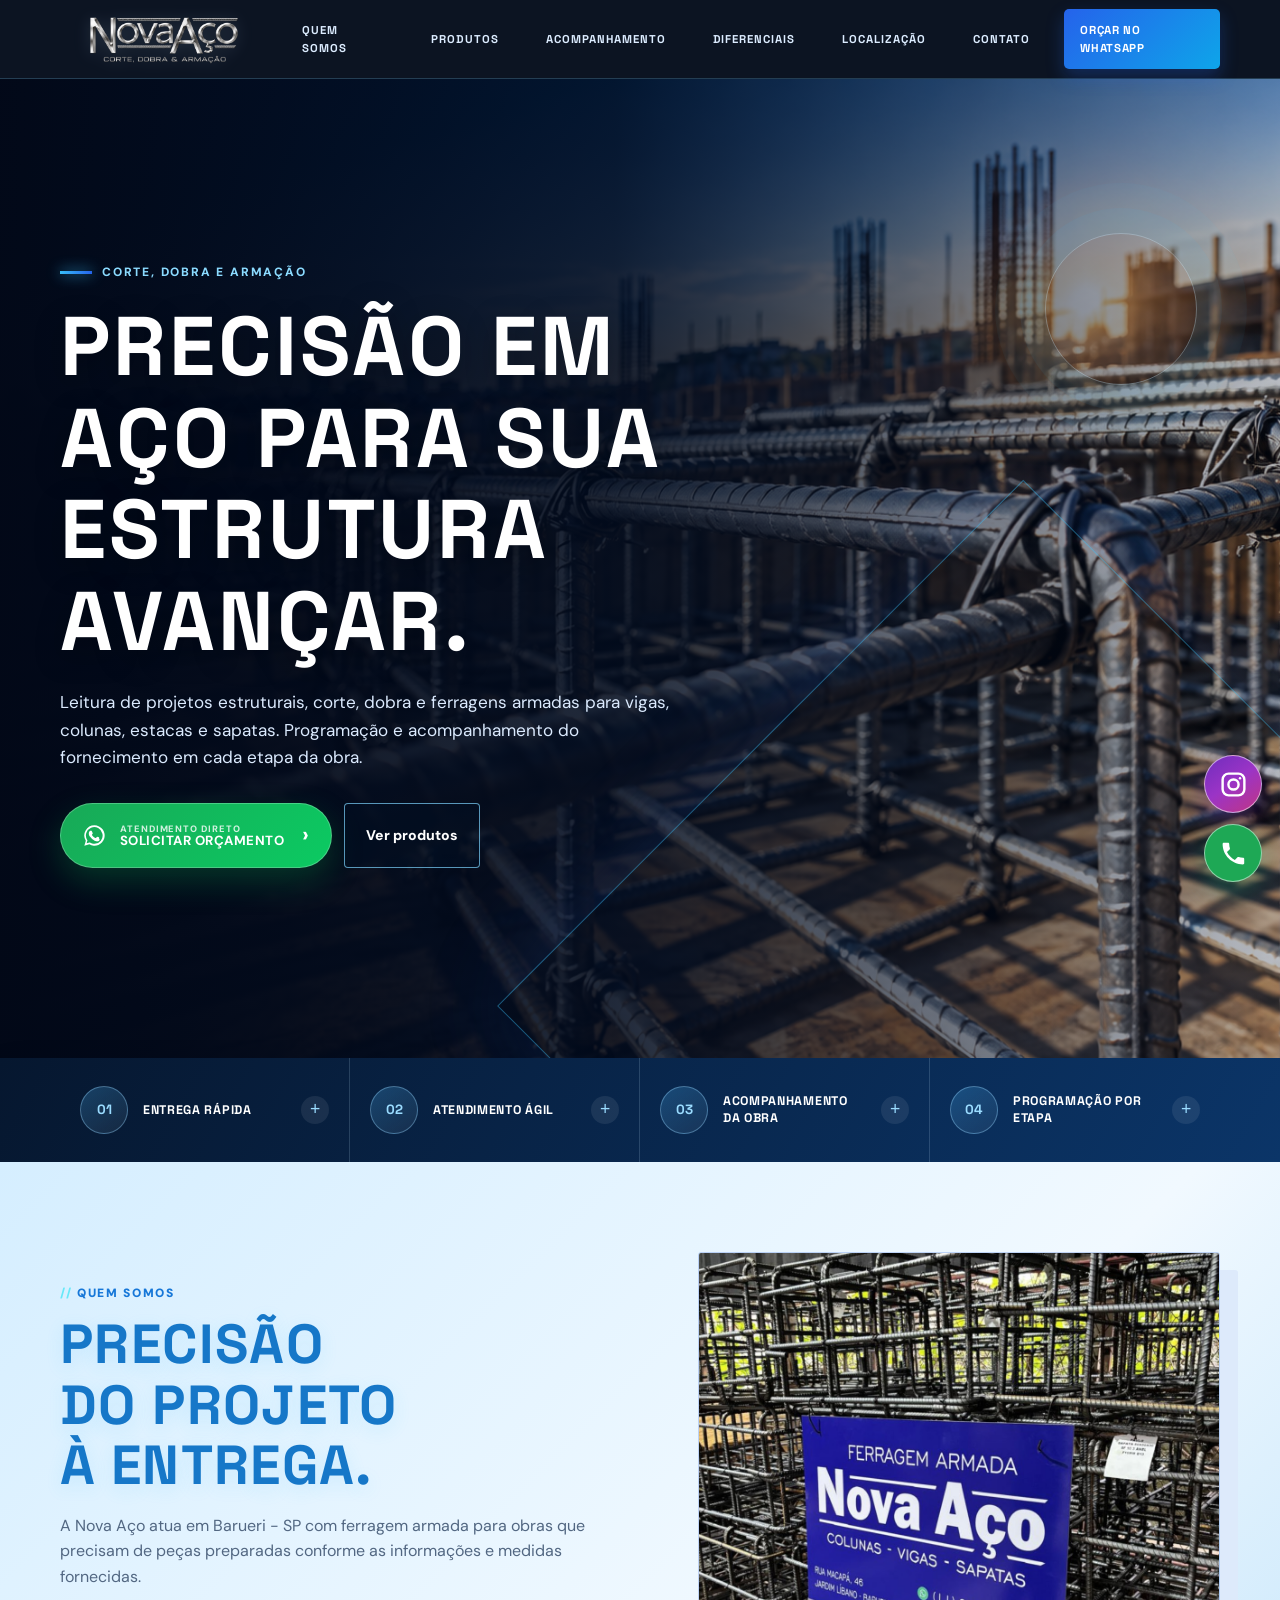
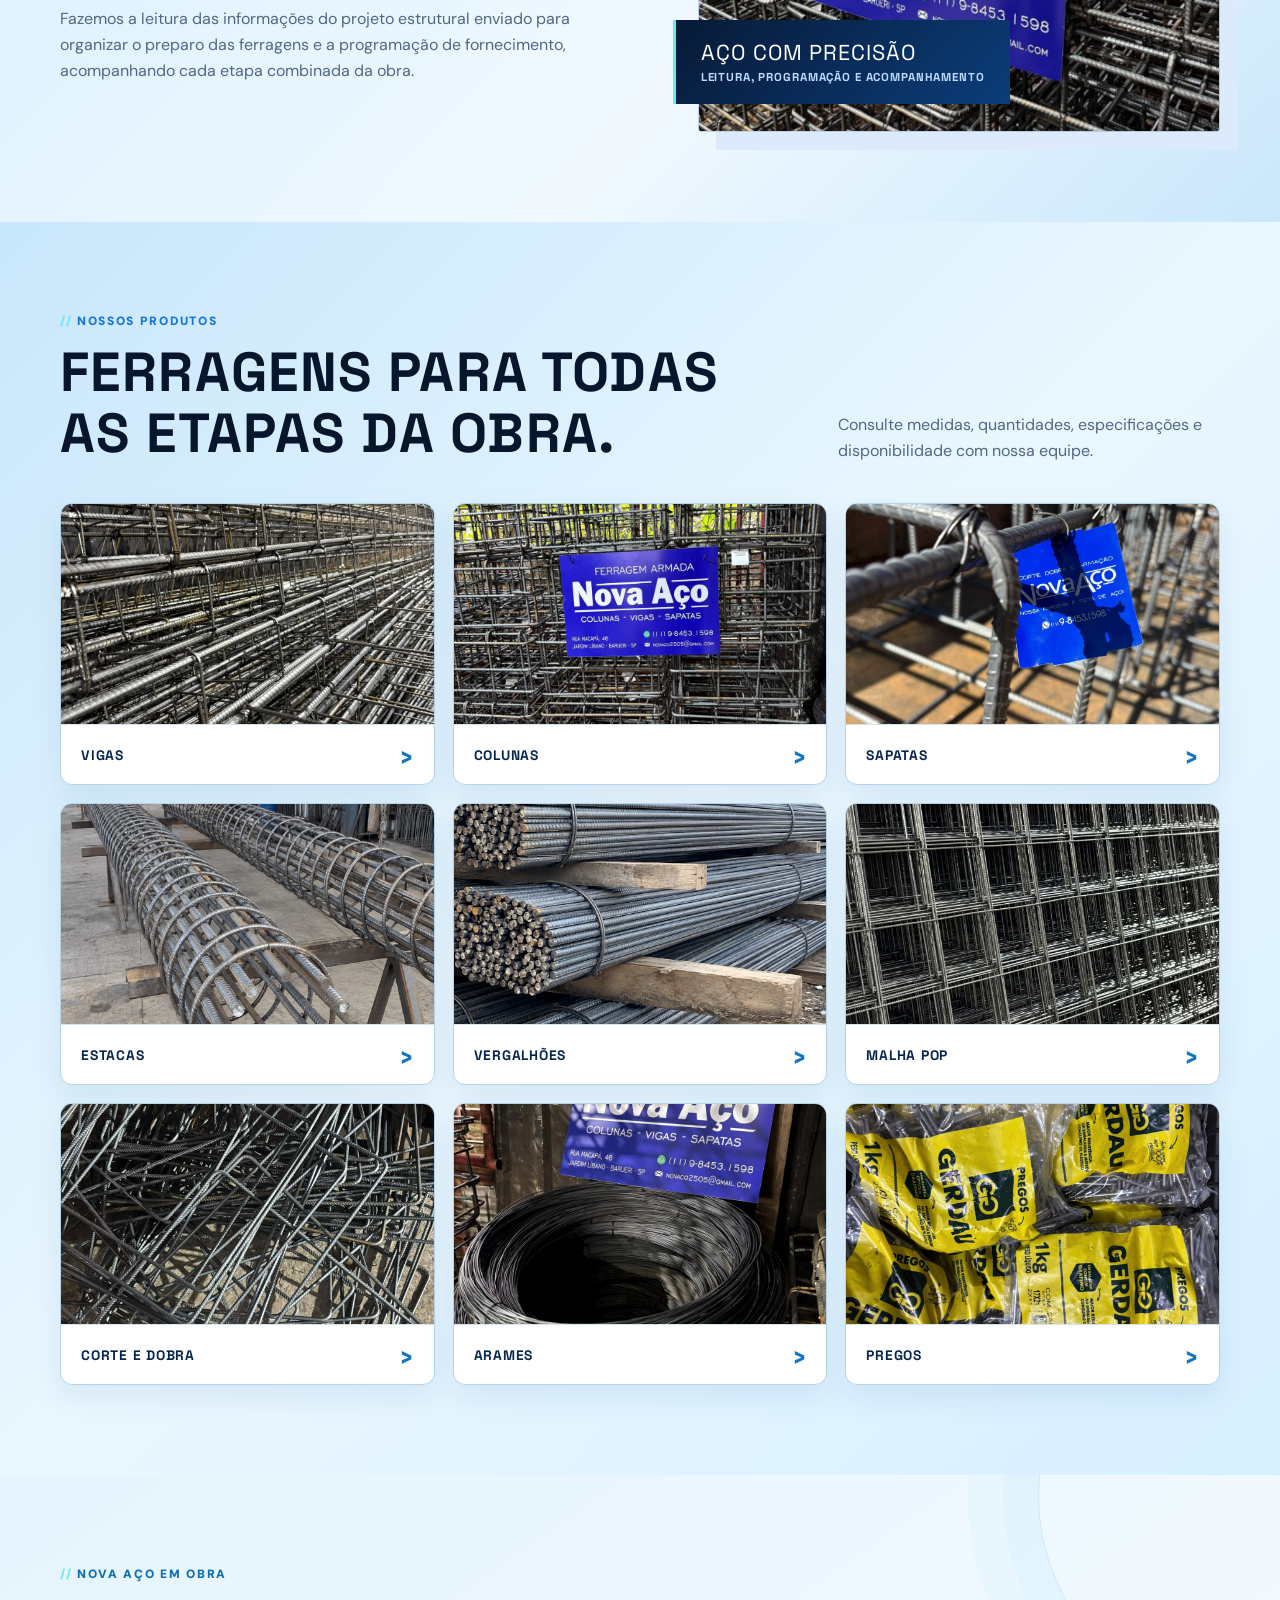
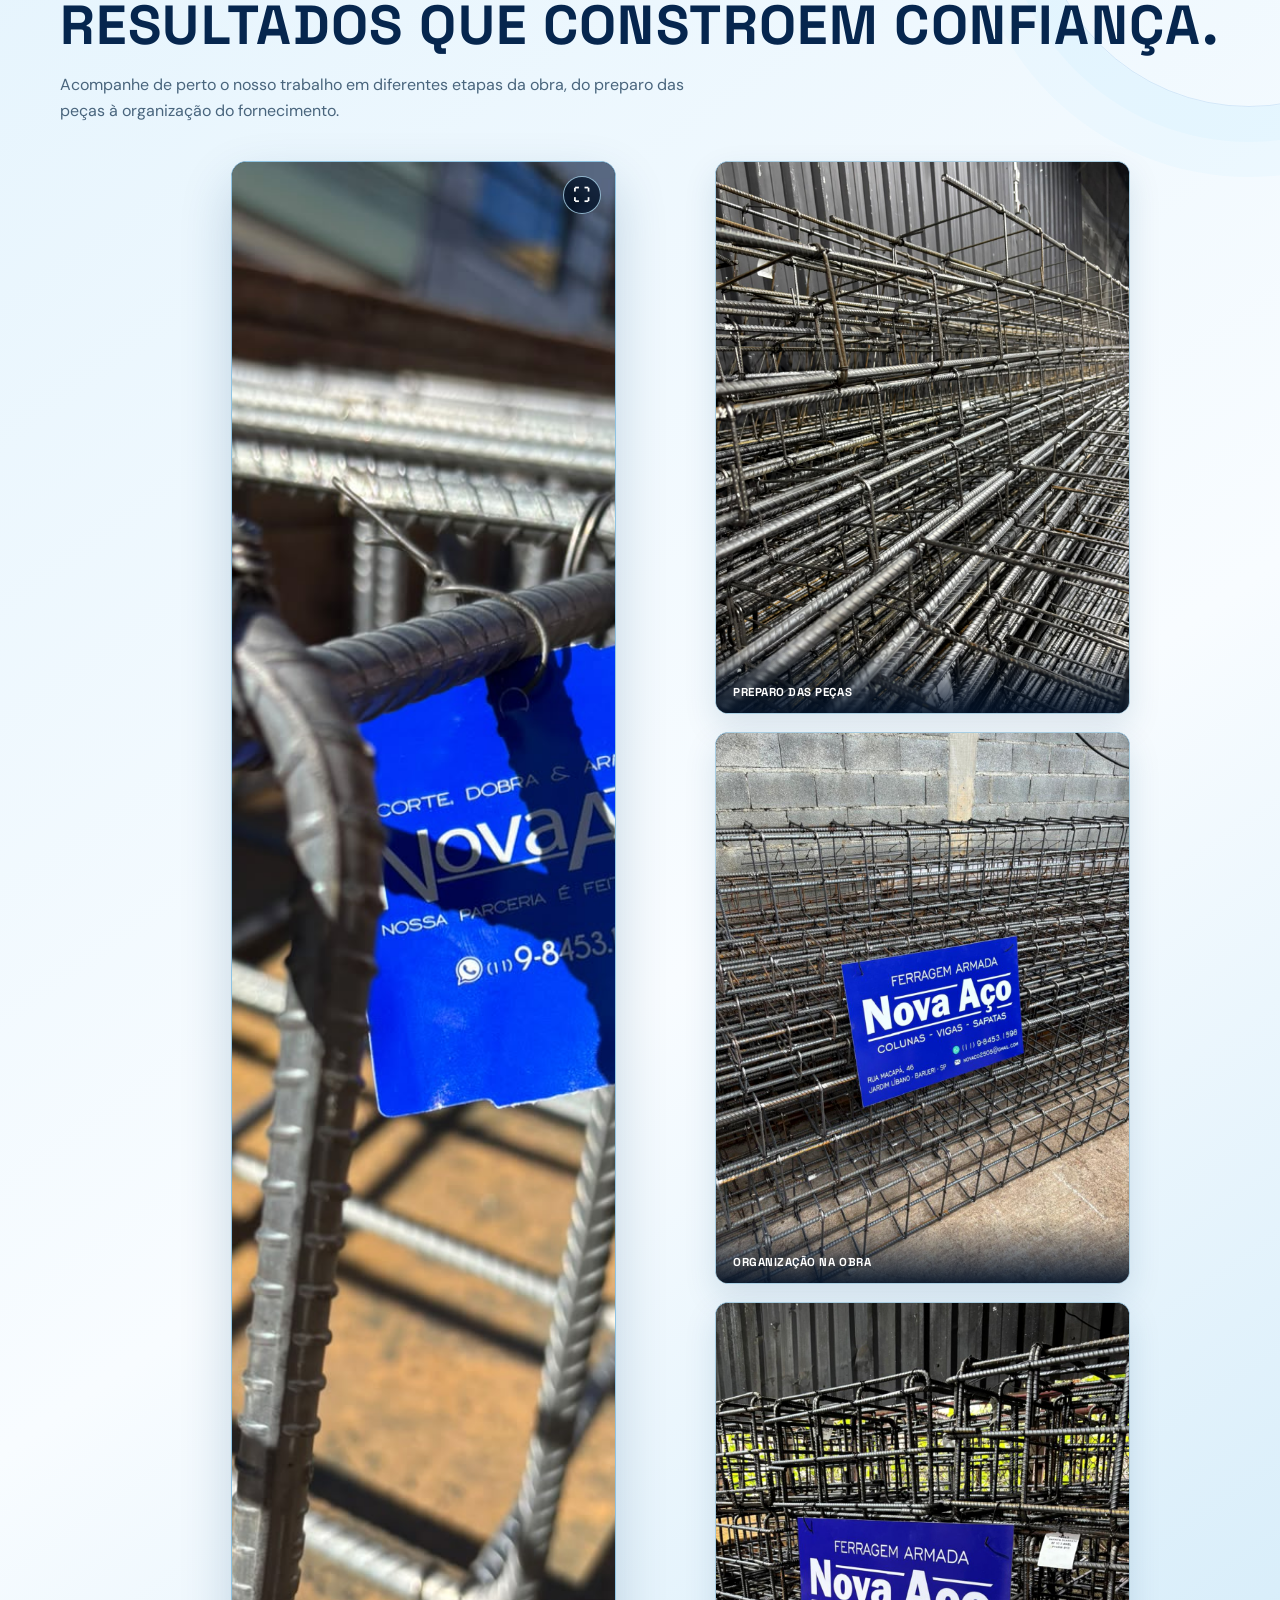
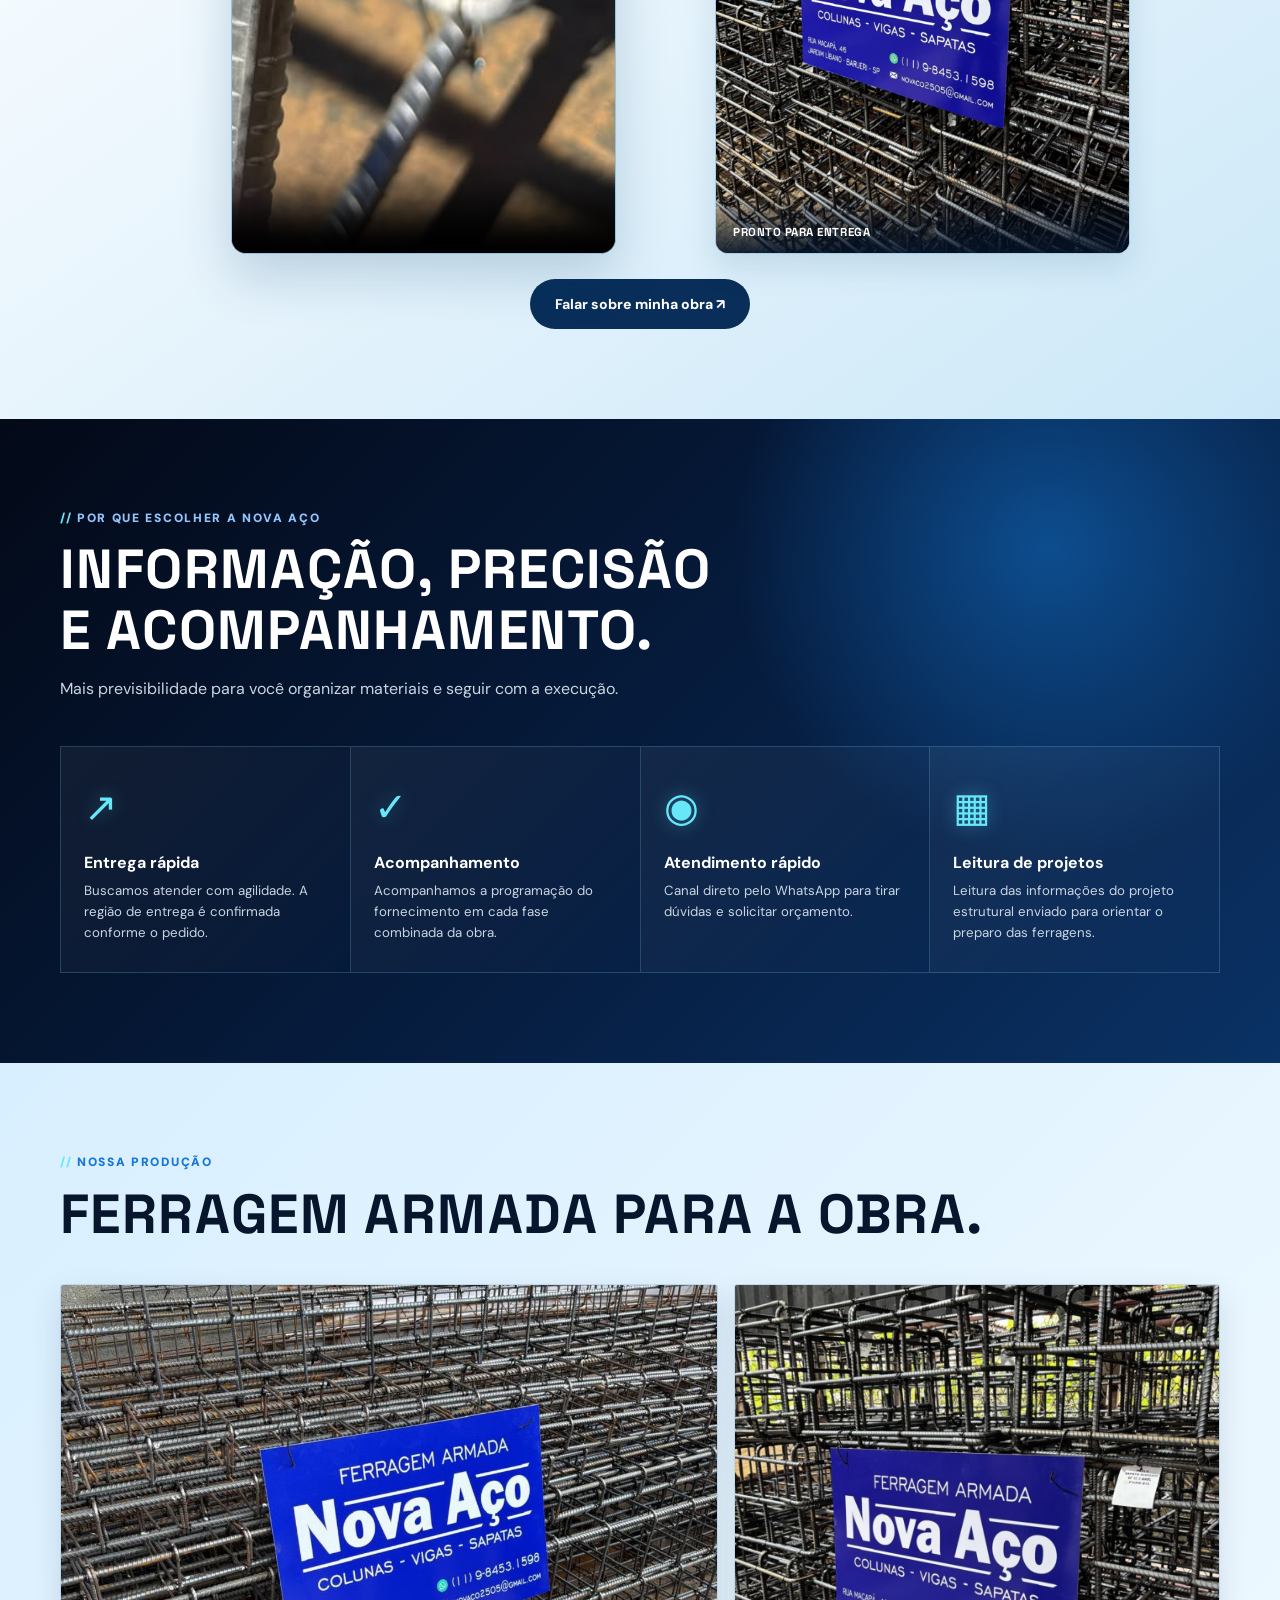
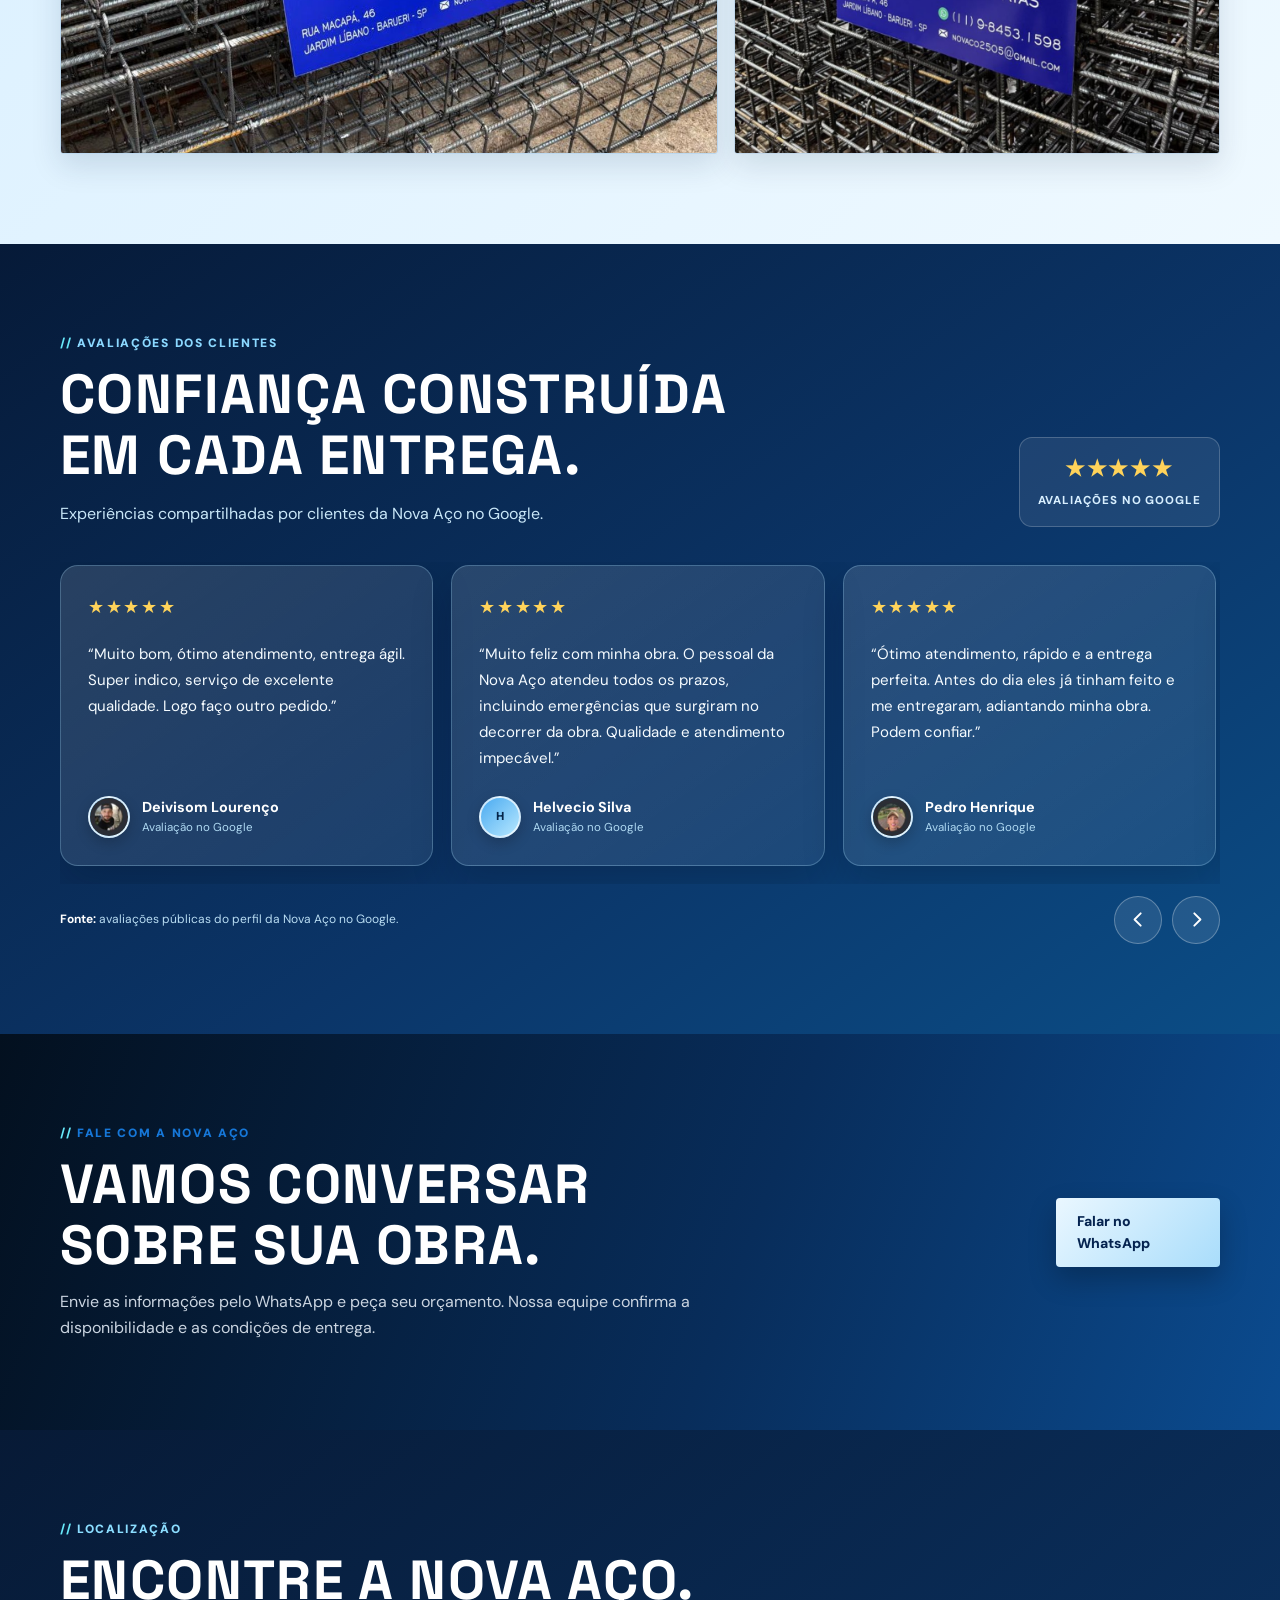
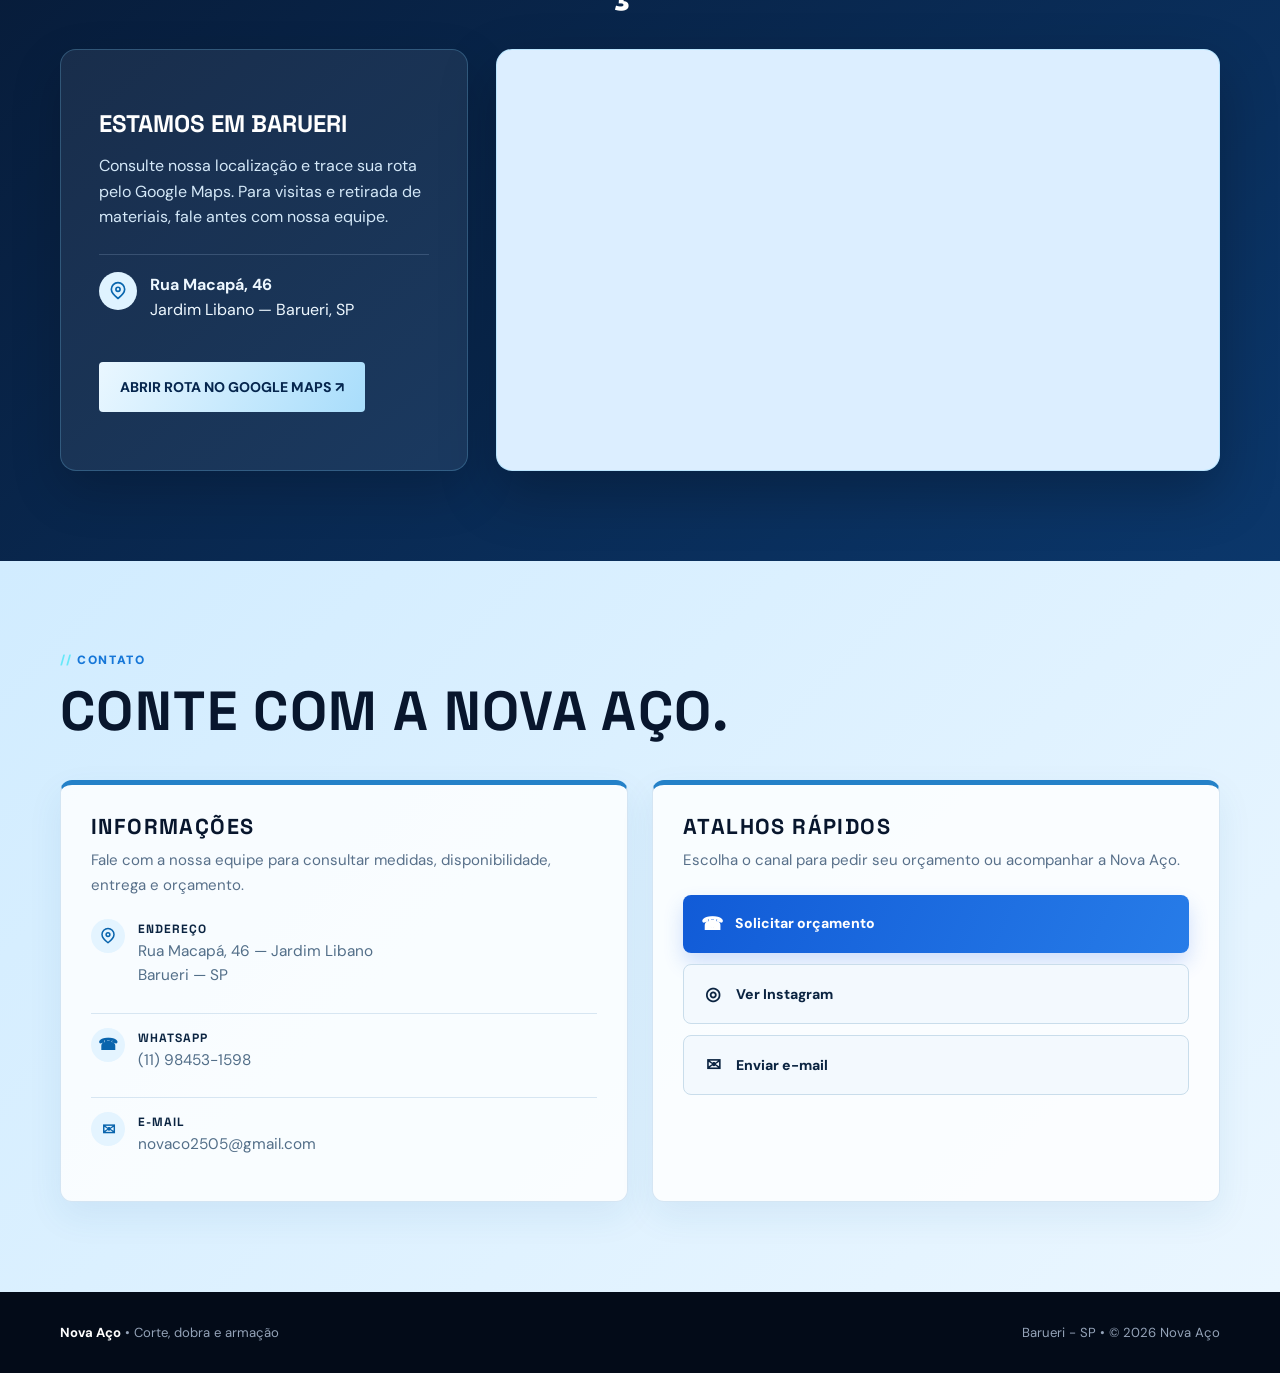
<file: index2.html>
<!doctype html>
<html lang="pt-BR">
<head>
  <meta charset="utf-8">
  <meta name="viewport" content="width=device-width, initial-scale=1">
  <meta name="description" content="Nova Aço: ferragem armada, vigas, colunas, estacas, sapatas, corte e dobra em Barueri - SP. Entrega rápida, atendimento ágil e acompanhamento da obra.">
  <meta name="robots" content="index,follow">
  <meta name="google-site-verification" content="-BxmAj7kSUF6eF3E8H7EFRy5LlKnR6vmizFsvWg_J3s">
  <title>Nova Aço | Ferragem Armada em Barueri</title>
  <link rel="canonical" href="https://novaacoarmado.com.br/">
  <link rel="preconnect" href="https://fonts.googleapis.com">
  <link rel="preconnect" href="https://fonts.gstatic.com" crossorigin>
  <link href="https://fonts.googleapis.com/css2?family=DM+Sans:opsz,wght@9..40,400;9..40,500;9..40,600;9..40,700&family=Space+Grotesk:wght@500;600;700&display=swap" rel="stylesheet">
  <link rel="icon" type="image/svg+xml" href="data:image/svg+xml,%3Csvg xmlns='http://www.w3.org/2000/svg' viewBox='0 0 64 64'%3E%3Cdefs%3E%3ClinearGradient id='g' x1='0' y1='0' x2='1' y2='1'%3E%3Cstop stop-color='%23f8fafc'/%3E%3Cstop offset='.34' stop-color='%2394a3b8'/%3E%3Cstop offset='.58' stop-color='%23ffffff'/%3E%3Cstop offset='1' stop-color='%23475569'/%3E%3C/linearGradient%3E%3C/defs%3E%3Crect width='64' height='64' rx='12' fill='%2306172f'/%3E%3Cpath fill='url(%23g)' d='M8 56V8h12l24 29V8h12v48H44L20 27v29z'/%3E%3C/svg%3E">
  <script type="application/ld+json">{"@context":"https://schema.org","@type":"LocalBusiness","name":"Nova Aço","description":"Ferragem armada, corte e dobra para obras.","telephone":"+5511984531598","email":"novaco2505@gmail.com","address":{"@type":"PostalAddress","streetAddress":"Rua Macapá, 46 - Jardim Libano","addressLocality":"Barueri","addressRegion":"SP","addressCountry":"BR"},"sameAs":["https://www.instagram.com/nova_aco_barueri/"]}</script>
  <style>
    :root{--navy:#06172f;--navy-2:#0b2c5d;--blue:#1d4ed8;--silver:#cbd5e1;--steel:#f1f5f9;--ink:#0f172a;--muted:#526176;--line:#d9e1ea;--white:#fff;--whatsapp:#1ea855}*{box-sizing:border-box}html{scroll-behavior:smooth}body{margin:0;font-family:Manrope,Arial,sans-serif;color:var(--ink);line-height:1.6;background:#fff}a{text-decoration:none;color:inherit}img{display:block;max-width:100%}.container{width:min(1160px,92%);margin:auto}.topbar{background:#030b18;color:#cbd5e1;font-size:.78rem;font-weight:700;letter-spacing:.02em}.topbar .container{min-height:38px;display:flex;align-items:center;justify-content:space-between;gap:12px}.topbar span:first-child{color:#fff}header{position:sticky;top:0;z-index:20;background:rgba(255,255,255,.96);backdrop-filter:blur(10px);border-bottom:1px solid var(--line)}nav{height:78px;display:flex;align-items:center;justify-content:space-between;gap:22px}.brand img{width:185px;height:56px;object-fit:contain}.links{display:flex;align-items:center;gap:23px;font-size:.82rem;font-weight:800;color:#26354b}.links>a:not(.nav-cta):hover{color:var(--blue)}.nav-cta{background:var(--navy);color:#fff;padding:12px 16px;border-radius:5px}.menu{display:none;border:0;background:none;color:var(--navy);font-size:1.7rem}.hero{background:var(--navy);min-height:650px;position:relative;isolation:isolate;color:#fff;display:flex;align-items:center;overflow:hidden}.hero:before{content:"";position:absolute;z-index:-2;inset:0;background:linear-gradient(90deg,rgba(3,14,31,.96) 0%,rgba(5,22,47,.82) 45%,rgba(5,22,47,.26) 100%),url('assets/obra-1.jpg') center/cover}.hero:after{content:"";position:absolute;z-index:-1;right:-11vw;bottom:-20vw;width:55vw;height:55vw;border:1px solid rgba(191,219,254,.28);transform:rotate(45deg)}.hero-inner{padding:94px 0 100px}.eyebrow{display:flex;align-items:center;gap:10px;color:#bfdbfe;text-transform:uppercase;letter-spacing:.15em;font-weight:800;font-size:.75rem}.eyebrow:before{content:"";width:32px;height:3px;background:#93c5fd}h1,h2,h3{margin:0;line-height:1.1}h1,h2{font-family:Oswald,Impact,sans-serif;text-transform:uppercase}h1{max-width:800px;margin-top:19px;font-size:clamp(3rem,6.5vw,5.6rem);letter-spacing:.01em}.hero p{max-width:620px;color:#dbeafe;font-size:1.07rem;margin:22px 0 32px}.actions{display:flex;flex-wrap:wrap;gap:12px}.btn{display:inline-flex;min-height:50px;align-items:center;justify-content:center;padding:12px 21px;border-radius:4px;font-size:.88rem;font-weight:800;transition:.2s}.btn:hover{transform:translateY(-2px)}.btn-primary{background:#fff;color:#081a37}.btn-outline{border:1px solid rgba(255,255,255,.65);color:#fff}.btn-blue{background:var(--blue);color:#fff}.trust-strip{background:#e6edf6;border-bottom:1px solid #d5e0ed}.trust-strip .container{display:grid;grid-template-columns:repeat(4,1fr)}.trust-item{padding:25px 20px;border-right:1px solid #cbd8e6;display:flex;align-items:center;gap:13px;font-weight:800;font-size:.88rem}.trust-item:last-child{border:0}.trust-item b{font-family:Oswald;font-size:2rem;line-height:1;color:var(--blue)}section{padding:90px 0}.kicker{color:var(--blue);font-size:.75rem;font-weight:900;letter-spacing:.14em;text-transform:uppercase;margin-bottom:11px}h2{font-size:clamp(2.2rem,4.3vw,3.7rem);letter-spacing:.01em}.lead{color:var(--muted);max-width:670px;margin:16px 0 0}.about{display:grid;grid-template-columns:1fr .92fr;align-items:center;gap:70px}.about-copy p{color:var(--muted);margin:17px 0}.about-photo{position:relative}.about-photo img{height:480px;width:100%;object-fit:cover;filter:saturate(.88);border-radius:3px}.photo-label{position:absolute;left:-25px;bottom:28px;background:var(--navy);color:#fff;padding:21px 25px;font-family:Oswald;text-transform:uppercase;font-size:1.35rem;line-height:1.08}.photo-label small{display:block;color:#bfdbfe;font-family:Manrope;text-transform:none;font-size:.72rem;font-weight:800;margin-top:6px}.notice{margin-top:24px;padding:15px 18px;border-left:4px solid var(--blue);background:#eff6ff;color:#42526a;font-size:.82rem}.products{background:var(--steel)}.heading-row{display:flex;align-items:end;justify-content:space-between;gap:25px;margin-bottom:40px}.heading-row .lead{max-width:480px}.grid{display:grid;grid-template-columns:repeat(3,1fr);gap:15px}.card{background:#fff;border:1px solid var(--line);padding:26px;min-height:205px}.card-num{font-family:Oswald;color:#94a3b8;font-size:1.3rem;margin-bottom:34px}.card h3{font-size:1.15rem;margin-bottom:8px}.card p{color:var(--muted);font-size:.86rem;margin:0}.differentials{background:var(--navy);color:#fff}.differentials .kicker{color:#93c5fd}.differentials .lead{color:#cbd5e1}.differential-grid{display:grid;grid-template-columns:repeat(4,1fr);gap:0;margin-top:44px;border-top:1px solid rgba(255,255,255,.18);border-left:1px solid rgba(255,255,255,.18)}.diff{padding:29px 23px;border-right:1px solid rgba(255,255,255,.18);border-bottom:1px solid rgba(255,255,255,.18)}.diff-mark{font-family:Oswald;font-size:2.5rem;color:#93c5fd}.diff h3{margin:14px 0 8px;font-size:1rem}.diff p{font-size:.83rem;color:#cbd5e1;margin:0}.gallery{display:grid;grid-template-columns:1.15fr .85fr;gap:16px;margin-top:40px}.gallery img{width:100%;height:470px;object-fit:cover;border-radius:3px}.gallery img:last-child{filter:saturate(.8)}.cta{background:linear-gradient(110deg,#0b2c5d,#071a35);color:#fff}.cta-row{display:flex;align-items:center;justify-content:space-between;gap:30px}.cta p{color:#cbd5e1;max-width:640px;margin:14px 0 0}.contact{background:#f5f8fc}.contact-grid{display:grid;grid-template-columns:1fr 1fr;gap:20px;margin-top:38px}.contact-box{background:#fff;border-top:4px solid var(--blue);padding:31px}.contact-box h3{font-family:Oswald;text-transform:uppercase;font-size:1.5rem}.contact-item{display:flex;gap:12px;margin-top:18px;color:var(--muted);font-size:.9rem}.contact-icon{color:var(--blue);font-weight:900}.contact-item strong{display:block;color:var(--ink);font-size:.82rem}footer{background:#030b18;color:#94a3b8;padding:30px 0;font-size:.82rem}footer .container{display:flex;justify-content:space-between;gap:20px;flex-wrap:wrap}footer strong{color:#fff}.float-wa{position:fixed;right:18px;bottom:18px;z-index:25;color:#fff;background:var(--whatsapp);border-radius:50px;padding:14px 19px;font-size:.86rem;font-weight:900;box-shadow:0 10px 27px rgba(0,0,0,.22)}@media(max-width:850px){.links{display:none;position:absolute;top:78px;left:0;right:0;background:#fff;padding:18px 4%;box-shadow:0 12px 20px rgba(0,0,0,.08);flex-direction:column;align-items:flex-start}.links.mobile{display:flex}.menu{display:block}.trust-strip .container{grid-template-columns:1fr 1fr}.about,.contact-grid{grid-template-columns:1fr;gap:38px}.about-photo{order:-1}.photo-label{left:0}.grid{grid-template-columns:1fr 1fr}.differential-grid{grid-template-columns:1fr 1fr}.gallery{grid-template-columns:1fr}.gallery img{height:360px}.cta-row{align-items:flex-start;flex-direction:column}}@media(max-width:520px){.topbar .container{justify-content:center;text-align:center;padding:7px 0}.topbar span:last-child{display:none}nav{height:70px}.links{top:70px}.brand img{width:154px}.hero{min-height:600px}.hero-inner{padding:72px 0}.hero p{font-size:.98rem}.trust-strip .container,.grid,.differential-grid{grid-template-columns:1fr}.trust-item{border-right:0;border-bottom:1px solid #cbd8e6}.trust-item:last-child{border-bottom:0}section{padding:66px 0}.heading-row{display:block}.heading-row .lead{margin-top:16px}.gallery img{height:290px}.float-wa{right:12px;bottom:12px}}
    /* Direção visual: industrial, precisa e tecnológica */
    :root{--navy:#040b19;--navy-2:#092d5d;--blue:#2563eb;--electric:#38bdf8;--silver:#d9e5f3;--steel:#f3f7fc;--ink:#08162d;--muted:#526782;--line:#d4e1ef}
    body{font-family:"DM Sans",Arial,sans-serif;background:linear-gradient(180deg,#f8fbff 0%,#eef4fb 100%)}
    h1,h2,.trust-item b,.photo-label,.card-num{font-family:"Space Grotesk",Arial,sans-serif}
    .topbar{background:linear-gradient(90deg,#020611,#082958)}
    header{background:rgba(4,11,25,.96);border-bottom:1px solid rgba(125,211,252,.22)}
    .links{color:#dcecff}.links>a:not(.nav-cta):hover{color:var(--electric)}
    .nav-cta{background:linear-gradient(135deg,#2563eb,#0ea5e9);box-shadow:0 8px 18px rgba(37,99,235,.28)}
    .menu{color:#dcecff}
    .hero{min-height:690px;background:#020817}
    .hero:before{background:linear-gradient(90deg,rgba(2,8,23,.98) 0%,rgba(2,12,31,.89) 48%,rgba(3,14,36,.42) 100%),url('assets/obra-1.jpg') center/cover}
    .hero:after{right:-9vw;bottom:-25vw;width:58vw;height:58vw;border:1px solid rgba(56,189,248,.44);box-shadow:0 0 100px rgba(37,99,235,.15)}
    .hero-inner{position:relative}
    .hero-inner:after{content:"";position:absolute;right:2%;top:8%;width:150px;height:150px;border:1px solid rgba(186,230,253,.35);border-radius:50%;box-shadow:0 0 0 25px rgba(56,189,248,.06),0 0 0 50px rgba(56,189,248,.04)}
    .eyebrow{color:#8bdbff}.eyebrow:before{background:linear-gradient(90deg,#38bdf8,#2563eb);box-shadow:0 0 14px #38bdf8}
    h1{letter-spacing:.02em;text-shadow:0 8px 30px rgba(0,0,0,.3)}
    .btn-primary{background:linear-gradient(135deg,#f8fafc,#dbeafe);color:#071b3d;box-shadow:0 12px 28px rgba(0,0,0,.24)}
    .btn-outline{border-color:rgba(125,211,252,.7);background:rgba(3,20,45,.26)}
    .trust-strip{background:#071a36;color:#e2efff;border-color:rgba(125,211,252,.2)}
    .trust-item{border-color:rgba(125,211,252,.18)}.trust-item b{color:#7dd3fc}
    section{position:relative}.kicker{color:#1677d8}.kicker:before{content:"// ";color:#67e8f9}
    h2{letter-spacing:.025em}.about-photo img{border:1px solid rgba(37,99,235,.25);box-shadow:18px 18px 0 #dbeafe}
    .photo-label{background:linear-gradient(135deg,#071a36,#0b3d7a);border-left:3px solid #67e8f9}
    .products{background:linear-gradient(135deg,#edf4fb 0%,#f8fbff 100%)}
    .card{position:relative;overflow:hidden;border-color:#d8e7f5;box-shadow:0 14px 35px rgba(15,50,90,.07);transition:transform .25s,box-shadow .25s,border-color .25s}
    .card:before{content:"";position:absolute;top:0;left:0;width:45px;height:3px;background:linear-gradient(90deg,#2563eb,#67e8f9)}
    .card:hover{transform:translateY(-7px);border-color:#7dd3fc;box-shadow:0 22px 42px rgba(15,50,90,.14)}
    .card-num{color:#2563eb}.differentials{background:radial-gradient(circle at 82% 20%,#0d4d8f 0%,transparent 27%),linear-gradient(135deg,#030917,#061d40 55%,#0a3265)}
    .differential-grid{border-color:rgba(125,211,252,.25)}.diff{border-color:rgba(125,211,252,.2);background:linear-gradient(135deg,rgba(255,255,255,.055),rgba(255,255,255,0))}.diff-mark{color:#67e8f9;text-shadow:0 0 18px rgba(103,232,249,.35)}
    .gallery img{border:1px solid #bcd8ef;box-shadow:0 12px 30px rgba(6,36,73,.13)}
    .cta{background:linear-gradient(110deg,#03101f,#082d5b 58%,#0b4b8f)}
    .contact{background:linear-gradient(135deg,#eff6ff,#f8fbff)}.contact-box{border-top-color:#38bdf8;box-shadow:0 14px 34px rgba(12,49,91,.07)}
    .float-wa{border:1px solid rgba(255,255,255,.5);box-shadow:0 10px 26px rgba(16,185,129,.28)}
    .grid .card:last-child:nth-child(7){grid-column:2}
    .follow-up{background:linear-gradient(135deg,#071a36 0%,#092f60 58%,#0b4d88 100%);color:#fff;overflow:hidden}.follow-up:after{content:"";position:absolute;width:420px;height:420px;border:1px solid rgba(125,211,252,.28);border-radius:50%;right:-180px;top:-190px;box-shadow:0 0 0 35px rgba(56,189,248,.04),0 0 0 70px rgba(56,189,248,.035)}.follow-up .container{position:relative;z-index:1}.follow-up .kicker{color:#9ee9ff}.follow-up .lead{color:#cbdcf0}.follow-grid{display:grid;grid-template-columns:1.25fr .75fr;gap:25px;align-items:stretch;margin-top:38px}.video-shell{position:relative;border:1px solid rgba(125,211,252,.45);border-radius:12px;overflow:hidden;background:#020814;box-shadow:0 24px 65px rgba(0,0,0,.32)}.video-shell video{display:block;width:100%;aspect-ratio:16/9;background:#020814}.video-caption{position:absolute;left:0;right:0;bottom:0;padding:38px 24px 18px;background:linear-gradient(transparent,rgba(2,8,20,.94));pointer-events:none}.video-caption strong{display:block;font-family:"Space Grotesk",Arial,sans-serif;font-size:1.1rem}.video-caption span{color:#bfdbfe;font-size:.82rem}.follow-card{border:1px solid rgba(125,211,252,.3);border-radius:12px;padding:29px;background:linear-gradient(145deg,rgba(255,255,255,.12),rgba(255,255,255,.035));backdrop-filter:blur(8px)}.follow-card img{height:205px;width:100%;object-fit:cover;border-radius:8px;margin-bottom:24px}.follow-card h3{font-family:"Space Grotesk",Arial,sans-serif;font-size:1.35rem}.follow-card p{color:#d5e5f7;font-size:.88rem;margin:10px 0 0}.follow-points{margin:22px 0 0;padding:0;list-style:none}.follow-points li{padding:9px 0;border-top:1px solid rgba(191,219,254,.18);font-size:.84rem;color:#e7f2ff}.follow-points li:before{content:"✓";color:#67e8f9;font-weight:900;margin-right:10px}.quick-contact{display:flex;gap:10px;flex-wrap:wrap;margin-top:22px}.quick-contact .btn{min-height:45px;font-size:.8rem}.mobile-backdrop{display:none}
    @media(max-width:850px){.links{border:1px solid rgba(125,211,252,.25);border-top:0;border-radius:0 0 16px 16px;background:linear-gradient(155deg,#06162e,#082e5e);padding:14px 4% 18px;gap:4px;box-shadow:0 22px 40px rgba(0,0,0,.30)}.links a{width:100%;padding:12px 10px;border-radius:7px}.links a:hover{background:rgba(255,255,255,.08)}.links .nav-cta{text-align:center;margin-top:8px}.follow-grid{grid-template-columns:1fr}.follow-card{display:grid;grid-template-columns:.75fr 1fr;gap:22px;align-items:center}.follow-card img{height:190px;margin:0}.follow-card h3,.follow-card p,.follow-points{grid-column:2}.follow-points{margin-top:4px}.quick-contact{grid-column:1/-1}.grid .card:last-child:nth-child(7){grid-column:auto}}
    @media(max-width:520px){.follow-card{display:block}.follow-card img{height:190px;margin-bottom:20px}.follow-card h3,.follow-card p,.follow-points{grid-column:auto}}
    @media(max-width:850px){.hero-inner:after{right:0;opacity:.55}}
    @media(max-width:520px){.hero-inner:after{display:none}.about-photo img{box-shadow:10px 10px 0 #dbeafe}}
    /* Padronização do selo e catálogo */
    .photo-label small{font-family:"Space Grotesk",Arial,sans-serif;text-transform:uppercase;letter-spacing:.075em}
    /* Capa e catálogo de produtos */
    .hero:before{background:linear-gradient(90deg,rgba(2,8,23,.98) 0%,rgba(2,12,31,.88) 48%,rgba(3,14,36,.28) 100%),url('assets/capa-nova-aco.png') center/cover}
    #produtos .card{padding:0;min-height:0;border-radius:10px;overflow:hidden}#produtos .product-image{width:100%;height:190px;object-fit:cover;display:block;border-bottom:1px solid #b9ddf6}#produtos .card-num,#produtos .card h3,#produtos .card p{margin-left:26px;margin-right:26px}#produtos .card-num{margin-top:20px;margin-bottom:12px}#produtos .card h3{margin-bottom:9px}#produtos .card p{padding-bottom:27px}
    /* Destaque da apresentação */
    #quem-somos h2{color:#1677c8;text-shadow:0 5px 18px rgba(56,189,248,.14)}
    /* Tipografia e superfícies unificadas */
    .photo-label,.contact-box h3{font-family:"Space Grotesk",Arial,sans-serif;text-transform:uppercase;letter-spacing:.045em}.contact-box h3{font-size:1.2rem}.card,.contact-box{background:#eaf5ff;border-color:#b9ddf6}.products{background:linear-gradient(135deg,#dceeff 0%,#edf7ff 100%)}.contact{background:linear-gradient(135deg,#dceeff,#f1f8ff)}.btn-primary{background:linear-gradient(135deg,#eaf7ff,#a9ddfb);color:#052350}.btn-primary:hover{box-shadow:0 14px 28px rgba(56,189,248,.25)}
    /* Navegação e vídeo refinados */
    .links>a:not(.nav-cta){font-family:"Space Grotesk",Arial,sans-serif;text-transform:uppercase;letter-spacing:.085em;font-size:.71rem;padding:10px 11px;border:1px solid transparent;border-radius:7px;transition:background .2s,border-color .2s,color .2s}
    .links>a:not(.nav-cta):hover{background:rgba(56,189,248,.10);border-color:rgba(125,211,252,.42);color:#b9edff}
    .nav-cta{text-transform:uppercase;letter-spacing:.055em;font-family:"Space Grotesk",Arial,sans-serif;font-size:.72rem}
    .follow-grid{grid-template-columns:minmax(290px,.58fr) 1fr;max-width:1030px}.video-shell{width:100%;max-width:385px;justify-self:center}.video-shell video{aspect-ratio:9/16;object-fit:cover}.video-caption{padding:48px 20px 18px}.video-caption strong{text-transform:uppercase;letter-spacing:.04em}.follow-card{min-height:100%}
    @media(max-width:850px){.links>a:not(.nav-cta){font-size:.76rem;letter-spacing:.1em}.follow-grid{grid-template-columns:1fr}.video-shell{max-width:390px}.follow-card{min-height:auto}}
    /* Interface em tons de azul e interações */
    body{background:linear-gradient(145deg,#d7efff 0%,#edf8ff 38%,#cfe9fb 100%)}#quem-somos{background:linear-gradient(135deg,#d5eeff 0%,#f1f9ff 62%,#c9e7fb 100%)}.products{background:linear-gradient(135deg,#c8e7fb 0%,#eaf7ff 50%,#d7efff 100%)}.contact{background:linear-gradient(135deg,#d1ecff,#eaf6ff)}main>section:has(.gallery){background:linear-gradient(135deg,#d8efff,#eff9ff)}h1,h2{font-weight:700;text-wrap:balance}.hero h1{letter-spacing:.035em}.product-image{height:245px!important;object-fit:contain!important;object-position:center!important;background:linear-gradient(135deg,#cce9fb,#edf8ff);padding:9px}.card{cursor:pointer}.card:hover{transform:translateY(-7px) scale(1.01)}.product-modal{position:fixed;inset:0;z-index:60;display:none;place-items:center;padding:18px;background:rgba(2,12,31,.72);backdrop-filter:blur(7px)}.product-modal.open{display:grid}.product-modal-card{position:relative;width:min(680px,94vw);max-height:88vh;overflow:auto;border:1px solid rgba(125,211,252,.6);border-radius:16px;background:linear-gradient(145deg,#e8f7ff,#c8e8fb);color:var(--ink);box-shadow:0 26px 80px rgba(0,0,0,.36)}.product-modal-card img{width:100%;height:min(310px,36vh);object-fit:contain;background:#c9e7fa;padding:12px}.product-modal-copy{padding:26px 30px 31px}.product-modal-copy h3{font-family:"Space Grotesk",Arial,sans-serif;font-size:1.5rem;letter-spacing:.05em}.product-modal-copy p{margin:13px 0 0;color:#304e6c}.product-modal-close{position:absolute;right:13px;top:13px;width:38px;height:38px;border:0;border-radius:50%;background:#082d5d;color:#fff;font-size:1.35rem;cursor:pointer}.video-fullscreen{position:absolute;right:13px;top:13px;z-index:3;border:1px solid rgba(186,230,253,.75);border-radius:999px;background:rgba(4,20,44,.8);color:#fff;padding:9px 12px;font:700 .7rem "Space Grotesk",Arial,sans-serif;letter-spacing:.04em;cursor:pointer}.video-shell:fullscreen{display:grid;place-items:center;background:#020814}.video-shell:fullscreen video{width:auto!important;height:100vh!important;max-width:100vw!important;aspect-ratio:9/16!important;object-fit:contain!important}.video-shell:fullscreen .video-caption{width:min(100%,56vh);left:50%;right:auto;transform:translateX(-50%)}.float-wa{width:58px;height:58px;padding:0;display:flex;align-items:center;justify-content:center;border-radius:50%;font-size:0}.float-wa svg{width:29px;height:29px;fill:#fff}@media(max-width:520px){.product-image{height:250px!important}.video-fullscreen{top:10px;right:10px}.product-modal-copy{padding:23px}.product-modal-card img{height:280px}}
    .trust-item{text-transform:uppercase;letter-spacing:.045em}.product-modal-copy .modal-tag{display:inline-block;margin-bottom:10px;color:#0c5da7;font:700 .72rem "Space Grotesk",Arial,sans-serif;letter-spacing:.12em;text-transform:uppercase}.product-modal-copy p+p{margin-top:10px}.product-modal-copy .modal-note{padding:13px 15px;border-left:3px solid #147bcb;background:rgba(255,255,255,.58);font-size:.9rem}.video-fullscreen{width:38px;height:38px;padding:0;display:grid;place-items:center;font-size:1.05rem}.video-fullscreen span{display:none}
    .video-caption{display:none!important}.float-wa span{font-size:1.85rem;line-height:1;color:#fff;font-family:Arial,sans-serif}
    .contact-grid-refined{gap:24px;align-items:stretch}.contact-panel{border:1px solid rgba(45,121,190,.18);border-top:5px solid #2481c8;border-radius:12px;padding:30px;background:rgba(255,255,255,.82);box-shadow:0 14px 35px rgba(31,96,149,.08)}.contact-panel h3{font-family:"Space Grotesk",Arial,sans-serif;font-size:1.35rem;letter-spacing:.065em;text-transform:uppercase}.contact-intro{margin:10px 0 22px;color:#58708a;font-size:.94rem}.contact-details{display:grid;gap:11px}.contact-detail{display:flex;align-items:flex-start;gap:13px;padding:14px 0;border-top:1px solid #d7e6f2}.contact-detail:first-child{border-top:0;padding-top:0}.contact-symbol{flex:0 0 34px;height:34px;display:grid;place-items:center;border-radius:50%;background:#e4f4ff;color:#0964ad;font-size:1rem;font-weight:900}.contact-detail strong{display:block;font:700 .75rem "Space Grotesk",Arial,sans-serif;letter-spacing:.08em;text-transform:uppercase;color:#0b2441}.contact-detail span{display:block;margin-top:2px;color:#536f89;font-size:.96rem}.quick-actions{display:grid;gap:11px}.quick-actions .btn{width:100%;justify-content:flex-start;gap:11px;border-radius:8px;padding:15px 17px}.quick-actions .btn-primary{background:linear-gradient(115deg,#115bd7,#277ce8);color:#fff;box-shadow:0 10px 20px rgba(37,99,235,.2)}.quick-actions .btn-light{background:#f3f9fe;border:1px solid #c9ddeb;color:#0b2441}.quick-actions .btn-mark{width:24px;text-align:center;color:inherit;font-size:1.1rem}.quick-actions small{display:block;margin:4px 0 0 35px;color:#71849a;font-size:.78rem}@media(max-width:850px){.contact-panel{padding:27px 25px}.quick-actions .btn{min-height:56px}}
    /* Experiência refinada dos produtos */
    body.modal-lock{overflow:hidden}
    #produtos .card{isolation:isolate;transition:transform .35s ease,box-shadow .35s ease,border-color .35s ease}
    #produtos .card .product-image{transition:transform .55s cubic-bezier(.2,.8,.2,1),filter .35s ease}
    #produtos .card:hover{border-color:#82c8f4;box-shadow:0 22px 45px rgba(28,103,163,.16)}
    #produtos .card:hover .product-image{transform:scale(1.045);filter:saturate(1.05) contrast(1.025)}
    #produtos .card:after{content:"VER DETALHES  ↗";display:block;margin:0 26px 24px;padding-top:13px;border-top:1px solid #c4deef;color:#0a62ad;font:800 .68rem "Space Grotesk",Arial,sans-serif;letter-spacing:.12em}
    .product-modal{display:grid;opacity:0;visibility:hidden;pointer-events:none;background:rgba(1,10,27,.78);backdrop-filter:blur(0);transition:opacity .32s ease,visibility .32s ease,backdrop-filter .32s ease}
    .product-modal.open{display:grid;opacity:1;visibility:visible;pointer-events:auto;backdrop-filter:blur(11px)}
    .product-modal-card{display:grid;grid-template-columns:minmax(290px,.92fr) minmax(350px,1.08fr);width:min(920px,94vw);max-height:86vh;overflow:hidden;border:1px solid rgba(154,220,255,.7);border-radius:24px;background:#eaf7ff;opacity:0;transform:translateY(34px) scale(.955);box-shadow:0 38px 100px rgba(0,8,28,.55);transition:transform .48s cubic-bezier(.16,1,.3,1),opacity .3s ease}
    .product-modal.open .product-modal-card{opacity:1;transform:translateY(0) scale(1)}
    .product-modal-card>img{width:100%;height:100%;min-height:510px;max-height:86vh;object-fit:contain;background:radial-gradient(circle at 50% 42%,#dff4ff 0%,#a9d8f4 48%,#0a3767 49%,#061b3b 100%);padding:36px}
    .product-modal-copy{display:flex;flex-direction:column;justify-content:center;padding:46px 42px;background:linear-gradient(145deg,#f4fbff 0%,#d7efff 100%);overflow:auto}
    .product-modal-copy .modal-tag{align-self:flex-start;margin-bottom:16px;padding:8px 11px;border:1px solid #9bccec;border-radius:999px;background:rgba(255,255,255,.68);color:#075b9f;font-size:.66rem;letter-spacing:.13em}
    .product-modal-copy h3{margin:0;color:#061c3b;font-size:clamp(1.9rem,3.4vw,2.65rem);line-height:1;letter-spacing:.035em;text-transform:uppercase}
    .product-modal-copy>p:not(.modal-note){margin-top:20px;color:#294b69;font-size:1rem;line-height:1.72}
    .product-modal-copy .modal-note{position:relative;margin-top:18px;padding:16px 17px 16px 45px;border:1px solid #b8daef;border-left:4px solid #147bcb;border-radius:10px;background:rgba(255,255,255,.7);color:#34536e;font-size:.88rem;line-height:1.58}
    .product-modal-copy .modal-note:before{content:"✓";position:absolute;left:16px;top:16px;width:20px;height:20px;display:grid;place-items:center;border-radius:50%;background:#147bcb;color:#fff;font-size:.7rem;font-weight:900}
    .product-modal-cta{display:flex;align-items:center;justify-content:space-between;gap:18px;margin-top:24px;padding:15px 18px;border-radius:10px;background:linear-gradient(120deg,#075bc8,#1689e2);color:#fff;font:800 .75rem "Space Grotesk",Arial,sans-serif;letter-spacing:.085em;text-transform:uppercase;box-shadow:0 12px 25px rgba(10,93,183,.23);transition:transform .22s ease,box-shadow .22s ease}
    .product-modal-cta:hover{transform:translateY(-2px);box-shadow:0 17px 30px rgba(10,93,183,.3)}
    .product-modal-cta b{font-size:1.15rem}
    .product-modal-close{right:16px;top:16px;z-index:3;width:42px;height:42px;border:1px solid rgba(255,255,255,.45);background:rgba(4,30,65,.88);box-shadow:0 8px 20px rgba(0,0,0,.2);transition:transform .25s ease,background .25s ease}
    .product-modal-close:hover{transform:rotate(90deg);background:#126fbb}
    @media(max-width:720px){.product-modal{padding:12px}.product-modal-card{display:block;width:min(96vw,520px);max-height:91vh;overflow:auto;border-radius:18px}.product-modal-card>img{height:250px;min-height:250px;max-height:none;padding:25px;background:linear-gradient(145deg,#dff3ff,#add8f1)}.product-modal-copy{padding:28px 24px 26px;overflow:visible}.product-modal-copy h3{font-size:1.75rem}.product-modal-copy>p:not(.modal-note){font-size:.94rem;line-height:1.62}.product-modal-close{position:fixed;right:22px;top:22px}}
    @media(prefers-reduced-motion:reduce){.product-modal,.product-modal-card,#produtos .card,#produtos .card .product-image,.product-modal-close,.product-modal-cta{transition:none!important}}
    /* Diferenciais clicáveis e navegação sequencial dos produtos */
    .trust-item{position:relative;cursor:pointer;transition:background .25s ease,color .25s ease,transform .25s ease}
    .trust-item:after{content:"SAIBA MAIS  +";display:block;margin-left:auto;color:#0b61a8;font:800 .61rem "Space Grotesk",Arial,sans-serif;letter-spacing:.1em;white-space:nowrap}
    .trust-item:hover,.trust-item:focus-visible{z-index:1;background:#d3eafa;color:#062a53;outline:none;transform:translateY(-3px);box-shadow:0 12px 25px rgba(17,86,143,.12)}
    .product-modal-nav{display:grid;grid-template-columns:1fr 1fr;gap:10px;margin-top:23px}
    .product-modal-nav button{min-height:45px;border:1px solid #a9cee7;border-radius:9px;background:rgba(255,255,255,.68);color:#0a4e88;font:800 .68rem "Space Grotesk",Arial,sans-serif;letter-spacing:.08em;text-transform:uppercase;cursor:pointer;transition:background .2s ease,transform .2s ease,border-color .2s ease}
    .product-modal-nav button:hover{background:#fff;border-color:#4194cf;transform:translateY(-2px)}
    .benefit-modal .product-modal-card{display:block;width:min(540px,92vw);min-height:0;background:linear-gradient(145deg,#f4fbff,#d2ebfc)}
    .benefit-modal .product-modal-copy{min-height:390px;padding:52px 46px}
    .benefit-modal .benefit-number{display:inline-grid;place-items:center;width:48px;height:48px;margin-bottom:22px;border-radius:50%;background:linear-gradient(135deg,#0b5cc0,#1b91e6);color:#fff;font:800 .9rem "Space Grotesk",Arial,sans-serif;box-shadow:0 10px 24px rgba(15,105,190,.25)}
    .benefit-modal h3{font-size:clamp(1.75rem,5vw,2.45rem)}
    .benefit-modal p{margin-top:20px!important;color:#31536f!important;font-size:1rem!important;line-height:1.72!important}
    .benefit-modal .benefit-line{width:62px;height:4px;margin-top:27px;border-radius:99px;background:linear-gradient(90deg,#0d66c5,#4cc6f4)}
    @media(max-width:850px){.trust-item:after{font-size:.58rem}.benefit-modal .product-modal-copy{min-height:350px;padding:42px 30px}}
    @media(max-width:520px){.trust-item{display:grid;grid-template-columns:auto 1fr auto}.trust-item:after{margin-left:8px}.product-modal-nav{position:sticky;bottom:-1px;margin:22px -24px -26px;padding:13px 24px 17px;background:linear-gradient(180deg,rgba(215,239,255,.7),#d7efff 35%)}.product-modal-cta{margin-top:17px}.benefit-modal .product-modal-copy{min-height:360px;padding:42px 27px 34px}.benefit-modal .product-modal-close{position:absolute}}
    /* Logo, localização e atalhos flutuantes */
    .brand{display:flex;align-items:center}.brand img{width:210px;height:64px;object-fit:contain;border-radius:5px;filter:drop-shadow(0 2px 8px rgba(195,219,240,.16))}
    .follow-card .brand-showcase{height:230px;object-fit:contain;padding:22px;background:radial-gradient(circle at 50% 42%,#123d6e,#020a18 74%);border:1px solid rgba(125,211,252,.22)}
    .follow-card .follow-photo{height:250px;width:100%;object-fit:cover;object-position:center 46%;padding:0;background:#071a36;border:1px solid rgba(125,211,252,.24);filter:saturate(.9) contrast(1.04)}
    .float-instagram{position:fixed;right:18px;bottom:87px;z-index:25;width:58px;height:58px;display:grid;place-items:center;border-radius:50%;background:linear-gradient(145deg,#6f2dbd,#9b34c6 48%,#c13584);border:1px solid rgba(255,255,255,.55);box-shadow:0 10px 27px rgba(111,45,189,.32);transition:transform .2s ease,box-shadow .2s ease}
    .float-instagram:hover{transform:translateY(-3px) scale(1.04);box-shadow:0 15px 32px rgba(111,45,189,.4)}
    .float-instagram svg{width:29px;height:29px;fill:none;stroke:#fff;stroke-width:2;stroke-linecap:round;stroke-linejoin:round}
    .contact-symbol.location-symbol svg{width:18px;height:18px;fill:none;stroke:#0964ad;stroke-width:2;stroke-linecap:round;stroke-linejoin:round}
    .location{background:linear-gradient(140deg,#071a36 0%,#0b376b 100%);color:#fff}
    .location .kicker{color:#8bddff}.location h2{color:#fff}.location-grid{display:grid;grid-template-columns:.72fr 1.28fr;gap:28px;margin-top:38px;align-items:stretch}.location-copy{display:flex;flex-direction:column;justify-content:center;padding:38px;border:1px solid rgba(125,211,252,.24);border-radius:16px;background:rgba(255,255,255,.07);box-shadow:0 20px 50px rgba(0,0,0,.18)}.location-copy h3{font:700 1.5rem "Space Grotesk",Arial,sans-serif;text-transform:uppercase}.location-copy p{margin:14px 0 24px;color:#d4e8f8}.location-address{display:flex;gap:13px;align-items:flex-start;padding:17px 0;border-top:1px solid rgba(191,219,254,.18);color:#eef8ff}.location-pin{flex:0 0 38px;height:38px;display:grid;place-items:center;border-radius:50%;background:#dff3ff}.location-pin svg{width:20px;height:20px;fill:none;stroke:#0866ae;stroke-width:2;stroke-linecap:round;stroke-linejoin:round}.map-shell{min-height:420px;overflow:hidden;border:1px solid rgba(125,211,252,.35);border-radius:16px;background:#dceeff;box-shadow:0 22px 55px rgba(0,0,0,.25)}.map-shell iframe{display:block;width:100%;height:100%;min-height:420px;border:0}.location .btn{align-self:flex-start;margin-top:22px;background:linear-gradient(120deg,#eaf7ff,#a8ddfb);color:#06264e}
    @media(max-width:950px){.brand img{width:178px}.location-grid{grid-template-columns:1fr}.map-shell,.map-shell iframe{min-height:360px}}
    @media(max-width:520px){.brand img{width:165px;height:58px}.float-instagram{right:12px;bottom:80px;width:56px;height:56px}.follow-card .brand-showcase{height:210px;padding:18px}.follow-card .follow-photo{height:260px;object-position:center 44%}.location-copy{padding:29px 24px}.map-shell,.map-shell iframe{min-height:330px}.product-modal-nav{position:static;display:flex;justify-content:center;gap:16px;margin:22px 0 0;padding:0;background:none}.product-modal-nav button{flex:0 0 50px;width:50px;min-height:50px;padding:0;border-radius:50%;background:#fff;border:1px solid #83bfe5;box-shadow:0 8px 18px rgba(23,92,143,.15);font-size:1.2rem}.product-modal-nav .nav-label{display:none}}
    /* Avaliações verificadas enviadas pelo cliente */
    .reviews{overflow:hidden;background:linear-gradient(145deg,#061a38 0%,#0b3568 58%,#0b4d86 100%);color:#fff}
    .reviews .kicker{color:#8bd8ff}.reviews .lead{color:#c9e7f8}.reviews-heading{display:flex;align-items:end;justify-content:space-between;gap:26px;margin-bottom:35px}.reviews-summary{flex:0 0 auto;padding:14px 18px;border:1px solid rgba(255,255,255,.2);border-radius:13px;background:rgba(255,255,255,.08);text-align:center}.reviews-summary strong{display:block;color:#ffd35a;font-size:1.35rem;letter-spacing:.08em}.reviews-summary span{font-size:.72rem;font-weight:800;letter-spacing:.08em;text-transform:uppercase;color:#d8efff}
    .reviews-viewport{overflow:hidden}.reviews-track{display:flex;gap:18px;overflow-x:auto;scroll-snap-type:x mandatory;scroll-behavior:smooth;padding:3px 2px 18px;scrollbar-width:none}.reviews-track::-webkit-scrollbar{display:none}.review-card{flex:0 0 calc((100% - 36px)/3);min-width:0;scroll-snap-align:start;display:flex;flex-direction:column;min-height:300px;padding:27px;border:1px solid rgba(171,224,255,.28);border-radius:18px;background:linear-gradient(145deg,rgba(255,255,255,.13),rgba(255,255,255,.07));box-shadow:0 18px 42px rgba(0,8,25,.2)}.review-stars{color:#ffd35a;font-size:1.15rem;letter-spacing:.09em}.review-card blockquote{margin:20px 0 24px;color:#f5fbff;font-size:.94rem;line-height:1.72}.review-author{display:flex;align-items:center;gap:12px;margin-top:auto}.review-avatar{width:42px;height:42px;display:grid;place-items:center;border-radius:50%;background:linear-gradient(135deg,#4aaaf0,#b7e8ff);color:#06264a;font-weight:900;object-fit:cover;border:2px solid rgba(255,255,255,.7);box-shadow:0 5px 14px rgba(0,0,0,.2)}.review-author strong{display:block;font-size:.9rem}.review-author span{display:block;color:#afd9f2;font-size:.72rem}.reviews-controls{display:flex;align-items:center;justify-content:space-between;gap:20px;margin-top:12px}.reviews-source{color:#b9ddf3;font-size:.75rem}.reviews-source b{color:#fff}.reviews-buttons{display:flex;gap:10px}.reviews-buttons button{width:48px;height:48px;border:1px solid rgba(255,255,255,.28);border-radius:50%;background:rgba(255,255,255,.1);color:#fff;font-size:1.25rem;cursor:pointer;transition:.2s}.reviews-buttons button:hover{background:#fff;color:#0a3767;transform:translateY(-2px)}
    @media(max-width:850px){.review-card{flex-basis:calc((100% - 18px)/2)}.reviews-heading{align-items:flex-start}.reviews-summary{margin-top:4px}}
    @media(max-width:560px){.reviews-heading{display:block}.reviews-summary{display:inline-block;margin-top:22px}.review-card{flex-basis:88%;min-height:315px;padding:24px}.reviews-controls{align-items:flex-end}.reviews-source{max-width:180px}}
    .review-author span.review-avatar{display:grid;place-items:center;text-align:center;line-height:1;color:#06264a}
    .reviews-buttons button{display:grid;place-items:center;padding:0}.reviews-buttons button svg{width:21px;height:21px;fill:none;stroke:currentColor;stroke-width:2.2;stroke-linecap:round;stroke-linejoin:round}
    /* Atualização institucional: diferenciais, orçamento, produção e catálogo */
    .hero-budget-btn{gap:13px;min-height:58px;padding:14px 21px;border:1px solid rgba(255,255,255,.24);border-radius:999px;background:linear-gradient(135deg,#18a957,#0bca62);color:#fff;box-shadow:0 13px 32px rgba(9,151,72,.3);text-transform:uppercase;letter-spacing:.035em}
    .hero-budget-btn svg{width:25px;height:25px;fill:currentColor}.hero-budget-btn .budget-copy{display:grid;text-align:left;line-height:1.08}.hero-budget-btn small{font-size:.58rem;opacity:.8;letter-spacing:.1em}.hero-budget-btn strong{font-size:.83rem}.hero-budget-btn .budget-arrow{margin-left:5px;font-size:1.35rem}.hero-budget-btn:hover{background:linear-gradient(135deg,#1db864,#0ed56b);box-shadow:0 17px 38px rgba(9,151,72,.4)}
    .trust-strip{position:relative;background:linear-gradient(120deg,#06172f,#0b3568);border:0;color:#fff;box-shadow:0 16px 36px rgba(3,18,39,.15)}.trust-strip .container{align-items:stretch}.trust-item{display:block;padding:0;border-color:rgba(190,220,242,.18);background:transparent;cursor:default;transform:none!important;box-shadow:none!important}.trust-item:hover,.trust-item:focus-visible{background:transparent;color:#fff}.trust-item:after{display:none}.trust-toggle{width:100%;min-height:104px;display:grid;grid-template-columns:auto 1fr auto;align-items:center;gap:15px;padding:23px 20px;border:0;background:transparent;color:inherit;text-align:left;cursor:pointer}.trust-toggle b{width:48px;height:48px;display:grid;place-items:center;border:1px solid rgba(152,215,255,.38);border-radius:50%;background:linear-gradient(145deg,rgba(67,169,235,.28),rgba(255,255,255,.06));color:#9bdcff;font:800 .84rem "Space Grotesk",Arial,sans-serif}.trust-title{font:800 .78rem/1.35 "Space Grotesk",Arial,sans-serif;letter-spacing:.055em}.trust-plus{width:28px;height:28px;display:grid;place-items:center;border-radius:50%;background:rgba(255,255,255,.08);color:#9bdcff;font-size:1.1rem;transition:transform .3s ease,background .3s ease}.trust-summary{display:grid;grid-template-rows:0fr;transition:grid-template-rows .38s cubic-bezier(.2,.8,.2,1),background .3s ease}.trust-summary p{min-height:0;overflow:hidden;margin:0;padding:0 20px;color:#cce2f2;font-size:.82rem;line-height:1.65;opacity:0;transition:opacity .25s ease,padding .38s ease}.trust-item.open{background:linear-gradient(145deg,rgba(52,155,225,.16),rgba(255,255,255,.04))}.trust-item.open .trust-plus{transform:rotate(45deg);background:#1976d2;color:#fff}.trust-item.open .trust-summary{grid-template-rows:1fr}.trust-item.open .trust-summary p{padding:0 20px 24px;opacity:1}.trust-toggle:focus-visible{outline:2px solid #8bd8ff;outline-offset:-3px}
    #produtos .grid{gap:18px}#produtos .card{position:relative;border:1px solid #b5d4e8;border-radius:12px;background:#fff;box-shadow:0 12px 30px rgba(16,79,128,.09)}#produtos .product-image{height:220px!important;object-fit:cover!important;object-position:center!important;padding:0!important;background:#d8ebf7!important;border:0!important;filter:saturate(.92) contrast(1.04)}#produtos .card-num{display:none}#produtos .card h3{display:flex;align-items:center;justify-content:space-between;min-height:60px;margin:0!important;padding:18px 20px!important;border-top:1px solid #d3e4ef;color:#06264e;font:800 .86rem "Space Grotesk",Arial,sans-serif;letter-spacing:.055em;text-transform:uppercase}#produtos .card h3:after{content:"›";color:#1477bd;font-size:1.65rem;line-height:.7}#produtos .card p{display:none}#produtos .card:after{display:none}#produtos .card:hover{transform:translateY(-5px);box-shadow:0 20px 42px rgba(15,83,137,.16)}
    .product-modal-card>img{object-fit:cover;padding:0;background:#092d58}.product-modal-copy{background:linear-gradient(145deg,#f7fcff,#dcedf8)}.product-modal-copy h3{font-size:clamp(1.7rem,3.2vw,2.45rem)}
    .follow-up{background:linear-gradient(145deg,#e5f4fd,#f8fcff 52%,#cce8f8);color:#06264e}.follow-up:after{border-color:rgba(25,118,210,.14)}.follow-up .kicker{color:#0b6eb7}.follow-up h2{color:#06264e}.follow-up .lead{color:#49657d}.follow-showcase{display:grid;grid-template-columns:minmax(280px,.95fr) minmax(280px,.72fr);gap:18px;max-width:980px;margin:38px auto 0}.showcase-video{grid-row:span 3;position:relative;overflow:hidden;border:1px solid #8fc4e3;border-radius:15px;background:#06172f;box-shadow:0 22px 52px rgba(12,67,109,.2)}.showcase-video video{display:block;width:100%;height:100%;min-height:610px;object-fit:cover;aspect-ratio:9/16}.showcase-tile{position:relative;min-height:190px;overflow:hidden;border:1px solid #a8cee3;border-radius:13px;background:#0a3157;box-shadow:0 13px 32px rgba(13,70,112,.13)}.showcase-tile img{width:100%;height:100%;min-height:190px;object-fit:cover;filter:saturate(.92) contrast(1.05)}.showcase-tile span{position:absolute;left:0;right:0;bottom:0;padding:36px 17px 14px;background:linear-gradient(transparent,rgba(3,18,39,.92));color:#fff;font:800 .72rem "Space Grotesk",Arial,sans-serif;letter-spacing:.045em;text-transform:uppercase}.showcase-video .video-fullscreen{top:14px;right:14px}.showcase-cta{display:flex;justify-content:center;margin-top:25px}.showcase-cta .btn{background:#082e59;color:#fff;border-radius:999px;padding-inline:25px}
    @media(max-width:850px){.trust-strip .container{grid-template-columns:1fr 1fr}.follow-showcase{grid-template-columns:1fr 1fr}.showcase-video{grid-row:span 2}.showcase-video video{min-height:540px}.showcase-tile:last-of-type{grid-column:2}}
    @media(max-width:620px){.hero-budget-btn{width:100%;max-width:340px}.trust-strip .container{grid-template-columns:1fr}.trust-item{border-right:0;border-bottom:1px solid rgba(190,220,242,.18)}.trust-toggle{min-height:82px;padding:17px 15px}.trust-toggle b{width:42px;height:42px}.trust-title{font-size:.73rem}.trust-item.open .trust-summary p{padding:0 15px 20px}.follow-showcase{display:block}.showcase-video{max-width:380px;margin:auto}.showcase-video video{min-height:0;aspect-ratio:9/16}.showcase-tile{min-height:175px;margin-top:13px}.showcase-tile img{min-height:175px}#produtos .grid{grid-template-columns:1fr 1fr;gap:10px}#produtos .product-image{height:150px!important}#produtos .card h3{min-height:54px;padding:14px 12px!important;font-size:.68rem}.product-modal-card>img{object-fit:cover!important;padding:0!important}}
    @media(max-width:390px){#produtos .grid{grid-template-columns:1fr}#produtos .product-image{height:210px!important}}
  </style>
</head>
<body>
  <header><div class="container"><nav><a class="brand" href="#inicio" aria-label="Nova Aço"><img src="assets/logo-metalica-transparente.png" alt="Nova Aço — Corte, dobra e armação"></a><button class="menu" aria-label="Abrir menu" aria-expanded="false" onclick="const l=document.querySelector('.links');l.classList.toggle('mobile');this.setAttribute('aria-expanded',l.classList.contains('mobile'))">☰</button><div class="links"><a href="#quem-somos">Quem somos</a><a href="#produtos">Produtos</a><a href="#acompanhamento">Acompanhamento</a><a href="#diferenciais">Diferenciais</a><a href="#localizacao">Localização</a><a href="#contato">Contato</a><a class="nav-cta" href="https://wa.me/5511984531598?text=Olá%20Nova%20Aço!%20Gostaria%20de%20solicitar%20um%20orçamento." target="_blank" rel="noopener">Orçar no WhatsApp</a></div></nav></div></header>
  <main>
    <section class="hero" id="inicio"><div class="container hero-inner"><div class="eyebrow">Corte, dobra e armação</div><h1>Precisão em aço para sua estrutura avançar.</h1><p>Leitura de projetos estruturais, corte, dobra e ferragens armadas para vigas, colunas, estacas e sapatas. Programação e acompanhamento do fornecimento em cada etapa da obra.</p><div class="actions"><a class="btn hero-budget-btn" href="https://wa.me/5511984531598?text=Olá%20Nova%20Aço!%20Gostaria%20de%20solicitar%20um%20orçamento." target="_blank" rel="noopener"><svg viewBox="0 0 32 32" aria-hidden="true"><path d="M16 3a13 13 0 0 0-11.1 19.8L3 29l6.4-1.8A13 13 0 1 0 16 3Zm0 23.7c-2.1 0-4.2-.6-5.9-1.7l-.4-.2-3.8 1.1 1.1-3.7-.3-.4A10.7 10.7 0 1 1 16 26.7Zm5.9-8c-.3-.2-1.8-.9-2.1-1s-.5-.1-.8.2-.9 1-1.1 1.2-.4.3-.7.1a8.7 8.7 0 0 1-2.6-1.6 9.7 9.7 0 0 1-1.8-2.3c-.2-.3 0-.5.1-.7l.5-.6c.2-.2.2-.4.3-.6 0-.2 0-.5-.1-.7l-1-2.3c-.3-.7-.6-.6-.8-.6h-.7c-.3 0-.7.1-1 .5s-1.4 1.3-1.4 3.3 1.5 3.8 1.7 4.1a15.1 15.1 0 0 0 5.8 5.1c.8.3 1.4.5 1.9.6.8.2 1.5.2 2.1.1.6-.1 1.8-.7 2.1-1.4.3-.6.3-1.2.2-1.4 0-.1-.3-.2-.6-.4Z"/></svg><span class="budget-copy"><small>ATENDIMENTO DIRETO</small><strong>SOLICITAR ORÇAMENTO</strong></span><span class="budget-arrow">›</span></a><a class="btn btn-outline" href="#produtos">Ver produtos</a></div></div></section>
    <div class="trust-strip" aria-label="Diferenciais da Nova Aço"><div class="container"><article class="trust-item"><button class="trust-toggle" type="button" aria-expanded="false"><b>01</b><span class="trust-title">ENTREGA RÁPIDA</span><i class="trust-plus" aria-hidden="true">+</i></button><div class="trust-summary"><p>Organizamos a produção e buscamos realizar o fornecimento com agilidade, conforme a disponibilidade dos materiais, as características do pedido e a região de entrega confirmada no orçamento.</p></div></article><article class="trust-item"><button class="trust-toggle" type="button" aria-expanded="false"><b>02</b><span class="trust-title">ATENDIMENTO ÁGIL</span><i class="trust-plus" aria-hidden="true">+</i></button><div class="trust-summary"><p>Nossa equipe mantém um canal direto pelo WhatsApp para entender a necessidade da obra, esclarecer dúvidas e preparar o orçamento com mais rapidez.</p></div></article><article class="trust-item"><button class="trust-toggle" type="button" aria-expanded="false"><b>03</b><span class="trust-title">ACOMPANHAMENTO DA OBRA</span><i class="trust-plus" aria-hidden="true">+</i></button><div class="trust-summary"><p>Acompanhamos as etapas combinadas da obra para alinhar o fornecimento das ferragens e ajudar a manter a execução mais organizada no canteiro.</p></div></article><article class="trust-item"><button class="trust-toggle" type="button" aria-expanded="false"><b>04</b><span class="trust-title">PROGRAMAÇÃO POR ETAPA</span><i class="trust-plus" aria-hidden="true">+</i></button><div class="trust-summary"><p>O fornecimento pode ser organizado conforme a sequência informada da obra, facilitando o recebimento das ferragens certas para cada fase programada.</p></div></article></div></div>
    <section id="quem-somos"><div class="container about"><div class="about-copy"><div class="kicker">Quem somos</div><h2>Precisão do projeto à entrega.</h2><p>A Nova Aço atua em Barueri - SP com ferragem armada para obras que precisam de peças preparadas conforme as informações e medidas fornecidas.</p><p>Fazemos a leitura das informações do projeto estrutural enviado para organizar o preparo das ferragens e a programação de fornecimento, acompanhando cada etapa combinada da obra.</p></div><div class="about-photo"><img src="assets/obra-2.jpg" alt="Ferragens armadas preparadas pela Nova Aço"><div class="photo-label">Aço com precisão<small>Leitura, programação e acompanhamento</small></div></div></div></section>
    <section class="products" id="produtos"><div class="container"><div class="heading-row"><div><div class="kicker">Nossos produtos</div><h2>Ferragens para todas as etapas da obra.</h2></div><p class="lead">Consulte medidas, quantidades, especificações e disponibilidade com nossa equipe.</p></div><div class="grid"><article class="card"><div class="card-num">01</div><h3>Vigas</h3><p>Ferragens armadas conforme as especificações informadas para a obra.</p></article><article class="card"><div class="card-num">02</div><h3>Colunas</h3><p>Armações para pilares e colunas que facilitam a execução no canteiro.</p></article><article class="card"><div class="card-num">03</div><h3>Sapatas</h3><p>Armações para sapatas e fundações conforme a especificação do pedido.</p></article><article class="card"><div class="card-num">04</div><h3>Estacas</h3><p>Ferragens para estacas preparadas de acordo com medidas fornecidas.</p></article><article class="card"><div class="card-num">05</div><h3>Vergalhões</h3><p>Barras de aço para diferentes etapas da estrutura.</p></article><article class="card"><div class="card-num">06</div><h3>Malha pop</h3><p>Malha pop para reforço de lajes e outras aplicações, conforme a necessidade da obra.</p></article><article class="card"><div class="card-num">07</div><h3>Corte e dobra</h3><p>Preparação das ferragens para atender as medidas solicitadas.</p></article><article class="card"><div class="card-num">08</div><h3>Arames</h3><p>Arames para amarrações e aplicações gerais.</p></article><article class="card"><div class="card-num">09</div><h3>Pregos</h3><p>Pregos para os serviços do dia a dia da obra.</p></article></div></div></section>
    <section class="follow-up" id="acompanhamento"><div class="container"><div class="kicker">Nova Aço em obra</div><h2>Resultados que constroem confiança.</h2><p class="lead">Acompanhe de perto o nosso trabalho em diferentes etapas da obra, do preparo das peças à organização do fornecimento.</p><div class="follow-showcase"><div class="showcase-video video-shell"><video controls playsinline preload="metadata" poster="assets/acompanhamento-nova-aco.jpeg" aria-label="Vídeo de apresentação da Nova Aço"><source src="assets/apresentacao-nova-aco.mp4" type="video/mp4">Seu navegador não suporta vídeo HTML5.</video><div class="video-caption"><strong>Ferragem armada em detalhes</strong><span>Apresentação institucional da Nova Aço</span></div></div><div class="showcase-tile"><img src="assets/foto-ferragens-acompanhamento.jpg" alt="Ferragens preparadas pela Nova Aço" loading="lazy"><span>Preparo das peças</span></div><div class="showcase-tile"><img src="assets/obra-1.jpg" alt="Ferragens organizadas na obra" loading="lazy"><span>Organização na obra</span></div><div class="showcase-tile"><img src="assets/obra-2.jpg" alt="Ferragens prontas para fornecimento" loading="lazy"><span>Pronto para entrega</span></div></div><div class="showcase-cta"><a class="btn" href="https://wa.me/5511984531598?text=Olá%20Nova%20Aço!%20Quero%20falar%20sobre%20a%20minha%20obra." target="_blank" rel="noopener">Falar sobre minha obra ↗</a></div></div></section>
    <section class="differentials" id="diferenciais"><div class="container"><div class="kicker">Por que escolher a Nova Aço</div><h2>Informação, precisão e acompanhamento.</h2><p class="lead">Mais previsibilidade para você organizar materiais e seguir com a execução.</p><div class="differential-grid"><article class="diff"><div class="diff-mark">↗</div><h3>Entrega rápida</h3><p>Buscamos atender com agilidade. A região de entrega é confirmada conforme o pedido.</p></article><article class="diff"><div class="diff-mark">✓</div><h3>Acompanhamento</h3><p>Acompanhamos a programação do fornecimento em cada fase combinada da obra.</p></article><article class="diff"><div class="diff-mark">◉</div><h3>Atendimento rápido</h3><p>Canal direto pelo WhatsApp para tirar dúvidas e solicitar orçamento.</p></article><article class="diff"><div class="diff-mark">▦</div><h3>Leitura de projetos</h3><p>Leitura das informações do projeto estrutural enviado para orientar o preparo das ferragens.</p></article></div></div></section>
    <section><div class="container"><div class="kicker">Nossa produção</div><h2>Ferragem armada para a obra.</h2><div class="gallery"><img src="assets/obra-1.jpg" alt="Estrutura com ferragem armada em obra"><img src="assets/obra-2.jpg" alt="Detalhe de ferragens armadas Nova Aço"></div></div></section>
    <section class="reviews" id="avaliacoes"><div class="container"><div class="reviews-heading"><div><div class="kicker">Avaliações dos clientes</div><h2>Confiança construída em cada entrega.</h2><p class="lead">Experiências compartilhadas por clientes da Nova Aço no Google.</p></div><div class="reviews-summary" aria-label="Avaliações com cinco estrelas"><strong>★★★★★</strong><span>Avaliações no Google</span></div></div><div class="reviews-viewport"><div class="reviews-track" id="reviews-track"><article class="review-card"><div class="review-stars" aria-label="5 estrelas">★★★★★</div><blockquote>“Muito bom, ótimo atendimento, entrega ágil. Super indico, serviço de excelente qualidade. Logo faço outro pedido.”</blockquote><div class="review-author"><img class="review-avatar" src="[data-uri]" alt="Foto de Deivisom Lourenço"><div><strong>Deivisom Lourenço</strong><span>Avaliação no Google</span></div></div></article><article class="review-card"><div class="review-stars" aria-label="5 estrelas">★★★★★</div><blockquote>“Muito feliz com minha obra. O pessoal da Nova Aço atendeu todos os prazos, incluindo emergências que surgiram no decorrer da obra. Qualidade e atendimento impecável.”</blockquote><div class="review-author"><span class="review-avatar">H</span><div><strong>Helvecio Silva</strong><span>Avaliação no Google</span></div></div></article><article class="review-card"><div class="review-stars" aria-label="5 estrelas">★★★★★</div><blockquote>“Ótimo atendimento, rápido e a entrega perfeita. Antes do dia eles já tinham feito e me entregaram, adiantando minha obra. Podem confiar.”</blockquote><div class="review-author"><img class="review-avatar" src="[data-uri]" alt="Foto de Pedro Henrique"><div><strong>Pedro Henrique</strong><span>Avaliação no Google</span></div></div></article><article class="review-card"><div class="review-stars" aria-label="5 estrelas">★★★★★</div><blockquote>“Fui muito bem atendida, o serviço foi impecável, entrega no prazo e o preço é super diferenciado. Recomendo demais!”</blockquote><div class="review-author"><span class="review-avatar">N</span><div><strong>Nadia Ribeiro</strong><span>Avaliação no Google</span></div></div></article><article class="review-card"><div class="review-stars" aria-label="5 estrelas">★★★★★</div><blockquote>“Entrega rápida, ferragem de qualidade, atendimento excelente e preço justo.”</blockquote><div class="review-author"><span class="review-avatar">L</span><div><strong>Lucas da Silva</strong><span>Avaliação no Google</span></div></div></article><article class="review-card"><div class="review-stars" aria-label="5 estrelas">★★★★★</div><blockquote>“Ótimo atendimento, profissionalismo e atenção no pós-venda.”</blockquote><div class="review-author"><img class="review-avatar" src="[data-uri]" alt="Foto de Tatiana Marques"><div><strong>Tatiana Marques</strong><span>Avaliação no Google</span></div></div></article><article class="review-card"><div class="review-stars" aria-label="5 estrelas">★★★★★</div><blockquote>“São profissionais capacitados, com comprometimento com o cliente.”</blockquote><div class="review-author"><img class="review-avatar" src="[data-uri]" alt="Foto de Silvana Pereira de Sousa"><div><strong>Silvana Pereira de Sousa</strong><span>Avaliação no Google</span></div></div></article></div></div><div class="reviews-controls"><span class="reviews-source"><b>Fonte:</b> avaliações públicas do perfil da Nova Aço no Google.</span><div class="reviews-buttons"><button type="button" id="review-prev" aria-label="Avaliação anterior"><svg viewBox="0 0 24 24" aria-hidden="true"><path d="M14.5 5 7.5 12l7 7"/></svg></button><button type="button" id="review-next" aria-label="Próxima avaliação"><svg viewBox="0 0 24 24" aria-hidden="true"><path d="m9.5 5 7 7-7 7"/></svg></button></div></div></div></section>
    <section class="cta"><div class="container cta-row"><div><div class="kicker">Fale com a Nova Aço</div><h2>Vamos conversar sobre sua obra.</h2><p>Envie as informações pelo WhatsApp e peça seu orçamento. Nossa equipe confirma a disponibilidade e as condições de entrega.</p></div><a class="btn btn-primary" href="https://wa.me/5511984531598?text=Olá%20Nova%20Aço!%20Quero%20falar%20sobre%20uma%20obra." target="_blank" rel="noopener">Falar no WhatsApp</a></div></section>
    <section class="location" id="localizacao"><div class="container"><div class="kicker">Localização</div><h2>Encontre a Nova Aço.</h2><div class="location-grid"><article class="location-copy"><h3>Estamos em Barueri</h3><p>Consulte nossa localização e trace sua rota pelo Google Maps. Para visitas e retirada de materiais, fale antes com nossa equipe.</p><div class="location-address"><span class="location-pin"><svg viewBox="0 0 24 24" aria-hidden="true"><path d="M20 10c0 5-8 11-8 11S4 15 4 10a8 8 0 1 1 16 0Z"/><circle cx="12" cy="10" r="2.5"/></svg></span><span><strong>Rua Macapá, 46</strong><br>Jardim Libano — Barueri, SP</span></div><a class="btn" href="https://www.google.com/maps/search/?api=1&query=Rua+Macapá,+46,+Jardim+Libano,+Barueri+-+SP" target="_blank" rel="noopener">ABRIR ROTA NO GOOGLE MAPS ↗</a></article><div class="map-shell"><iframe title="Localização da Nova Aço em Barueri" src="https://www.google.com/maps?q=Rua+Macap%C3%A1,+46,+Jardim+Libano,+Barueri,+SP&output=embed" loading="lazy" referrerpolicy="no-referrer-when-downgrade" allowfullscreen></iframe></div></div></div></section>
    <section class="contact" id="contato"><div class="container"><div class="kicker">Contato</div><h2>Conte com a Nova Aço.</h2><div class="contact-grid contact-grid-refined"><article class="contact-panel"><h3>Informações</h3><p class="contact-intro">Fale com a nossa equipe para consultar medidas, disponibilidade, entrega e orçamento.</p><div class="contact-details"><a class="contact-detail" href="https://www.google.com/maps/search/?api=1&query=Rua+Macapá,+46,+Jardim+Libano,+Barueri+-+SP" target="_blank" rel="noopener"><b class="contact-symbol location-symbol"><svg viewBox="0 0 24 24" aria-hidden="true"><path d="M20 10c0 5-8 11-8 11S4 15 4 10a8 8 0 1 1 16 0Z"/><circle cx="12" cy="10" r="2.5"/></svg></b><span><strong>Endereço</strong><span>Rua Macapá, 46 — Jardim Libano<br>Barueri — SP</span></span></a><a class="contact-detail" href="https://wa.me/5511984531598?text=Olá%20Nova%20Aço!%20Gostaria%20de%20solicitar%20um%20orçamento." target="_blank" rel="noopener"><b class="contact-symbol">☎</b><span><strong>WhatsApp</strong><span>(11) 98453-1598</span></span></a><a class="contact-detail" href="mailto:novaco2505@gmail.com"><b class="contact-symbol">✉</b><span><strong>E-mail</strong><span>novaco2505@gmail.com</span></span></a></div></article><article class="contact-panel"><h3>Atalhos rápidos</h3><p class="contact-intro">Escolha o canal para pedir seu orçamento ou acompanhar a Nova Aço.</p><div class="quick-actions"><a class="btn btn-primary" href="https://wa.me/5511984531598?text=Olá%20Nova%20Aço!%20Gostaria%20de%20solicitar%20um%20orçamento." target="_blank" rel="noopener"><b class="btn-mark">☎</b>Solicitar orçamento</a><a class="btn btn-light" href="https://www.instagram.com/nova_aco_barueri/" target="_blank" rel="noopener"><b class="btn-mark">◎</b>Ver Instagram</a><a class="btn btn-light" href="mailto:novaco2505@gmail.com"><b class="btn-mark">✉</b>Enviar e-mail</a></div></article></div></div></section>
  </main>
  <a class="float-wa wa-seed" style="display:none" aria-hidden="true"></a>
  <script>document.querySelectorAll('a[href*="wa.me/5511984531598"]').forEach(function(link){link.href='https://wa.me/5511984531598?text=Olá%20Nova%20Aço!%20Gostaria%20de%20solicitar%20um%20orçamento.'});</script>
  <script>document.querySelector('.notice')?.remove();const catalogo=[['VIGAS','produto-vigas-real.jpg','Vigas armadas preparadas conforme as informações e medidas da obra.'],['COLUNAS','produto-colunas-real.jpg','Armações para pilares e colunas, prontas para o canteiro.'],['SAPATAS','produto-sapatas-sem-dedo.jpg','Armações para sapatas e fundações conforme a especificação do pedido.'],['ESTACAS','produto-estacas-realista.png','Gaiolas para estacas preparadas conforme as medidas informadas.'],['VERGALHÕES','produto-vergalhoes-realista.png','Barras de aço para diferentes etapas da estrutura.'],['MALHA POP','produto-malha-pop-real.jpg','Malha pop para lajes e reforços, conforme a necessidade.'],['CORTE E DOBRA','produto-corte-dobra-real.jpg','Barras cortadas e dobradas nas medidas solicitadas.'],['ARAMES','produto-arames-real.jpg','Arame recozido e arame 12 para amarrações e aplicações gerais.'],['PREGOS','produto-pregos-real.jpg','Pregos para apoiar os serviços do dia a dia da obra.']];const grade=document.querySelector('#produtos .grid');while(grade.children.length<catalogo.length){const card=document.createElement('article');card.className='card';card.innerHTML='<div class="card-num"></div><h3></h3><p></p>';grade.appendChild(card)};grade.querySelectorAll('.card').forEach(function(card,i){const item=catalogo[i],numero=String(i+1).padStart(2,'0'),imagem=card.querySelector('.product-image')||document.createElement('img');imagem.className='product-image';imagem.src='assets/'+item[1];imagem.alt=item[0]+' — Nova Aço';imagem.loading='lazy';if(!imagem.parentNode)card.insertBefore(imagem,card.firstChild);card.querySelector('.card-num').textContent=numero;card.querySelector('h3').textContent=item[0];card.querySelector('p').textContent=item[2]});const video=document.querySelector('.video-shell video');video.removeAttribute('muted');video.load();</script>
  <script>const funcoesProduto={VIGAS:'As vigas são elementos horizontais da estrutura. As ferragens armadas ajudam a preparar a peça para a etapa de concretagem, conforme as informações recebidas.',COLUNAS:'As colunas e pilares são elementos verticais da estrutura. As armações são preparadas para facilitar a organização e a execução no canteiro.',ESTACAS:'As estacas fazem parte da fundação e levam as cargas para o solo. As gaiolas de aço são preparadas conforme as medidas e informações do pedido.',SAPATAS:'As sapatas são elementos de fundação que distribuem as cargas da construção. A armação é preparada de acordo com a especificação informada.', 'CORTE E DOBRA':'Corte e dobra deixam as barras nas formas e medidas solicitadas, ajudando a organizar o preparo das ferragens para a obra.', 'MALHA POP':'A malha pop é utilizada principalmente em lajes e pisos, auxiliando na distribuição da armadura conforme a aplicação definida para a obra.',VERGALHÕES:'Vergalhões são barras de aço usadas na composição das armaduras. Consulte nossa equipe para confirmar bitolas e disponibilidade.',PREGOS:'Pregos apoiam serviços de carpintaria, formas e outras tarefas do dia a dia do canteiro.',ARAMES:'Arame recozido e arame 12 são utilizados em amarrações e diversas aplicações no preparo das ferragens.'};const modal=document.createElement('div');modal.className='product-modal';modal.innerHTML='<div class="product-modal-card" role="dialog" aria-modal="true"><button class="product-modal-close" aria-label="Fechar">×</button><img alt=""><div class="product-modal-copy"><h3></h3><p></p></div></div>';document.body.appendChild(modal);const fecharModal=()=>modal.classList.remove('open');modal.addEventListener('click',e=>{if(e.target===modal||e.target.closest('.product-modal-close'))fecharModal()});document.addEventListener('keydown',e=>{if(e.key==='Escape')fecharModal()});document.querySelectorAll('#produtos .card').forEach(card=>{card.tabIndex=0;card.setAttribute('role','button');const abrir=()=>{const titulo=card.querySelector('h3').textContent,imagem=card.querySelector('.product-image');modal.querySelector('img').src=imagem.src;modal.querySelector('img').alt=imagem.alt;modal.querySelector('h3').textContent=titulo;modal.querySelector('p').textContent=funcoesProduto[titulo]||card.querySelector('p').textContent;modal.classList.add('open')};card.addEventListener('click',abrir);card.addEventListener('keydown',e=>{if(e.key==='Enter'||e.key===' '){e.preventDefault();abrir()}})});const telaVideo=document.querySelector('.video-shell'),player=telaVideo.querySelector('video');player.setAttribute('controlsList','nofullscreen');const botaoVideo=document.createElement('button');botaoVideo.className='video-fullscreen';botaoVideo.type='button';botaoVideo.textContent='⛶ VER EM PÉ';botaoVideo.addEventListener('click',async()=>{try{await telaVideo.requestFullscreen();await screen.orientation?.lock?.('portrait')}catch(e){}});telaVideo.appendChild(botaoVideo);document.addEventListener('fullscreenchange',()=>{if(!document.fullscreenElement)screen.orientation?.unlock?.()});const wa=document.querySelector('.float-wa');wa.innerHTML='<svg viewBox="0 0 32 32" aria-hidden="true"><path d="M16 3a13 13 0 0 0-11.1 19.8L3 29l6.4-1.8A13 13 0 1 0 16 3Zm0 23.7c-2.1 0-4.2-.6-5.9-1.7l-.4-.2-3.8 1.1 1.1-3.7-.3-.4A10.7 10.7 0 1 1 16 26.7Zm5.9-8c-.3-.2-1.8-.9-2.1-1s-.5-.1-.8.2-.9 1-1.1 1.2-.4.3-.7.1a8.7 8.7 0 0 1-2.6-1.6 9.7 9.7 0 0 1-1.8-2.3c-.2-.3 0-.5.1-.7l.5-.6c.2-.2.2-.4.3-.6 0-.2 0-.5-.1-.7l-1-2.3c-.3-.7-.6-.6-.8-.6h-.7c-.3 0-.7.1-1 .5s-1.4 1.3-1.4 3.3 1.5 3.8 1.7 4.1a15.1 15.1 0 0 0 5.8 5.1c.8.3 1.4.5 1.9.6.8.2 1.5.2 2.1.1.6-.1 1.8-.7 2.1-1.4.3-.6.3-1.2.2-1.4 0-.1-.3-.2-.6-.4Z"/></svg>';</script>
  <script>const detalhesTecnicos={VIGAS:['REFERÊNCIA: NBR 6118','As vigas são elementos horizontais que transferem cargas para os apoios. A armação preparada conforme o detalhamento recebido facilita a montagem antes da concretagem.','Uma boa armação respeita bitolas, espaçamentos, dobras e posições definidos no projeto estrutural. A execução correta deve seguir a orientação do responsável técnico.'],COLUNAS:['REFERÊNCIA: NBR 6118','Colunas e pilares são elementos verticais da estrutura. As armações organizadas para o canteiro ajudam a manter o detalhamento previsto e a sequência de execução.','O prumo, o cobrimento e o posicionamento dos estribos são pontos importantes para a qualidade da execução, sempre conforme o projeto e a orientação técnica.'],ESTACAS:['REFERÊNCIA: NBR 6122','As estacas transferem as cargas da edificação ao solo. As gaiolas de aço são fornecidas conforme as medidas e informações do pedido para a etapa de fundação.','Em fundações, o comprimento, o diâmetro, o cobrimento e o posicionamento da gaiola são fundamentais. A execução deve acompanhar o projeto e as orientações do profissional habilitado.'],SAPATAS:['REFERÊNCIAS: NBR 6118 E NBR 6122','As sapatas distribuem as cargas da construção para o solo. A ferragem armada é preparada conforme a especificação e o detalhamento informados no pedido.','Uma armação bem executada contribui para manter as barras na posição correta durante a concretagem. Medidas, espaçamentos e cobrimento devem seguir o projeto estrutural.'],'CORTE E DOBRA':['CONFORME DETALHAMENTO RECEBIDO','O corte e dobra deixa as barras nas formas e medidas solicitadas, trazendo mais organização, agilidade e menor retrabalho na montagem da ferragem.','A conferência das peças com o detalhamento antes da montagem ajuda a garantir uma execução mais precisa no canteiro.'],'MALHA POP':['REFERÊNCIA: NBR 6118','A malha pop é usada principalmente em lajes, pisos e contrapisos, conforme a aplicação definida no projeto e nas informações da obra.','O apoio correto, a sobreposição indicada e o cobrimento adequado ajudam a manter a malha na posição prevista até a concretagem.'],VERGALHÕES:['REFERÊNCIA: NBR 7480','Vergalhões são barras de aço utilizadas na composição de diversas armaduras. Temos opções para atender às bitolas e quantidades informadas no pedido.','A escolha da bitola e o uso correto seguem o detalhamento estrutural. Consulte a disponibilidade e envie as informações da sua obra para orçamento.'],PREGOS:['USO EM SERVIÇOS DE CANTEIRO','Pregos apoiam trabalhos de formas, carpintaria e fixações no dia a dia da obra.','Escolher o tipo e o tamanho adequados contribui para uma montagem mais segura e organizada das formas.'],ARAMES:['AMARRAÇÃO E APOIO À MONTAGEM','Arame recozido e arame 12 são usados em amarrações e aplicações de apoio na preparação das ferragens.','Uma amarração firme ajuda a preservar o posicionamento das barras antes e durante a concretagem.']};const modalTecnico=document.querySelector('.product-modal');const copyTecnico=modalTecnico.querySelector('.product-modal-copy');copyTecnico.innerHTML='<span class="modal-tag"></span><h3 id="produto-modal-titulo"></h3><p></p><p class="modal-note"></p>';document.querySelectorAll('#produtos .card').forEach(card=>card.addEventListener('click',()=>{const nome=card.querySelector('h3').textContent,info=detalhesTecnicos[nome];if(!info)return;copyTecnico.querySelector('.modal-tag').textContent=info[0];copyTecnico.querySelector('h3').textContent=nome;copyTecnico.querySelector('p').textContent=info[1];copyTecnico.querySelector('.modal-note').textContent=info[2]}));const botaoTelaCheia=document.querySelector('.video-fullscreen');botaoTelaCheia.innerHTML='⛶<span> ABRIR EM TELA CHEIA</span>';botaoTelaCheia.setAttribute('aria-label','Abrir vídeo em tela cheia');botaoTelaCheia.title='Abrir vídeo em tela cheia';</script>
  <script>(()=>{const janela=document.querySelector('.product-modal'),conteudo=janela?.querySelector('.product-modal-copy');if(!janela||!conteudo)return;janela.setAttribute('aria-hidden','true');janela.querySelector('.product-modal-card')?.setAttribute('aria-labelledby','produto-modal-titulo');const cta=document.createElement('a');cta.className='product-modal-cta';cta.target='_blank';cta.rel='noopener';cta.innerHTML='<span>SOLICITAR ORÇAMENTO</span><b>↗</b>';conteudo.appendChild(cta);const atualizarEstado=()=>{const aberta=janela.classList.contains('open');document.body.classList.toggle('modal-lock',aberta);janela.setAttribute('aria-hidden',String(!aberta));if(aberta)requestAnimationFrame(()=>janela.querySelector('.product-modal-close')?.focus())};new MutationObserver(atualizarEstado).observe(janela,{attributes:true,attributeFilter:['class']});document.querySelectorAll('#produtos .card').forEach(card=>{card.setAttribute('aria-haspopup','dialog');card.addEventListener('click',()=>{const produto=card.querySelector('h3')?.textContent||'este produto';cta.href='https://wa.me/5511984531598?text='+encodeURIComponent('Olá Nova Aço! Gostaria de solicitar um orçamento para '+produto+'.')})})})();</script>
  <script>(()=>{const janela=document.querySelector('.product-modal:not(.benefit-modal)'),conteudo=janela?.querySelector('.product-modal-copy'),cards=[...document.querySelectorAll('#produtos .card')];if(!janela||!conteudo||!cards.length)return;let atual=0;const navegacao=document.createElement('div');navegacao.className='product-modal-nav';navegacao.innerHTML='<button type="button" class="produto-anterior" aria-label="Ver produto anterior"><b aria-hidden="true">←</b><span class="nav-label"> ANTERIOR</span></button><button type="button" class="produto-proximo" aria-label="Ver próximo produto"><span class="nav-label">PRÓXIMO </span><b aria-hidden="true">→</b></button>';const cta=conteudo.querySelector('.product-modal-cta');conteudo.insertBefore(navegacao,cta);const abrirIndice=indice=>{atual=(indice+cards.length)%cards.length;cards[atual].click()};cards.forEach((card,indice)=>card.addEventListener('click',()=>{atual=indice}));navegacao.querySelector('.produto-anterior').addEventListener('click',evento=>{evento.stopPropagation();abrirIndice(atual-1)});navegacao.querySelector('.produto-proximo').addEventListener('click',evento=>{evento.stopPropagation();abrirIndice(atual+1)});})();</script>
  <script>(()=>{const itens=[...document.querySelectorAll('.trust-strip .trust-item')];itens.forEach(item=>{const botao=item.querySelector('.trust-toggle');botao.addEventListener('click',()=>{const abrir=!item.classList.contains('open');itens.forEach(outro=>{outro.classList.remove('open');outro.querySelector('.trust-toggle').setAttribute('aria-expanded','false')});if(abrir){item.classList.add('open');botao.setAttribute('aria-expanded','true')}})})})();</script>
  <footer><div class="container"><div><strong>Nova Aço</strong> • Corte, dobra e armação</div><div>Barueri - SP • © 2026 Nova Aço</div></div></footer><a class="float-instagram" href="https://www.instagram.com/nova_aco_barueri/" target="_blank" rel="noopener" aria-label="Ver Instagram da Nova Aço"><svg viewBox="0 0 24 24" aria-hidden="true"><rect x="3" y="3" width="18" height="18" rx="5"/><circle cx="12" cy="12" r="4.2"/><circle cx="17.4" cy="6.8" r="1" fill="#fff" stroke="none"/></svg></a><a class="float-wa" href="https://wa.me/5511984531598?text=Olá%20Nova%20Aço!%20Gostaria%20de%20solicitar%20um%20orçamento." target="_blank" rel="noopener" aria-label="Falar com a Nova Aço pelo WhatsApp">WhatsApp</a>
  <script>const waFinal=document.querySelector('.float-wa:not(.wa-seed)');waFinal.innerHTML='<svg viewBox="0 0 24 24" aria-hidden="true"><path d="M6.6 10.8c1.4 2.8 3.7 5.1 6.5 6.5l2.2-2.2c.27-.27.67-.36 1.02-.23 1.12.37 2.32.57 3.55.57.55 0 1 .45 1 1V20c0 .55-.45 1-1 1C10.55 21 3 13.45 3 4.2c0-.55.45-1 1-1h3.45c.55 0 1 .45 1 1 0 1.24.2 2.43.57 3.55.11.35.03.75-.24 1.02L6.6 10.8Z"/></svg>';</script>
  <script>(()=>{const track=document.getElementById('reviews-track'),prev=document.getElementById('review-prev'),next=document.getElementById('review-next');if(!track||!prev||!next)return;const passo=()=>{const card=track.querySelector('.review-card');return card?card.getBoundingClientRect().width+18:320};prev.addEventListener('click',()=>track.scrollBy({left:-passo(),behavior:'smooth'}));next.addEventListener('click',()=>track.scrollBy({left:passo(),behavior:'smooth'}));})();</script>
</body></html>
</file>
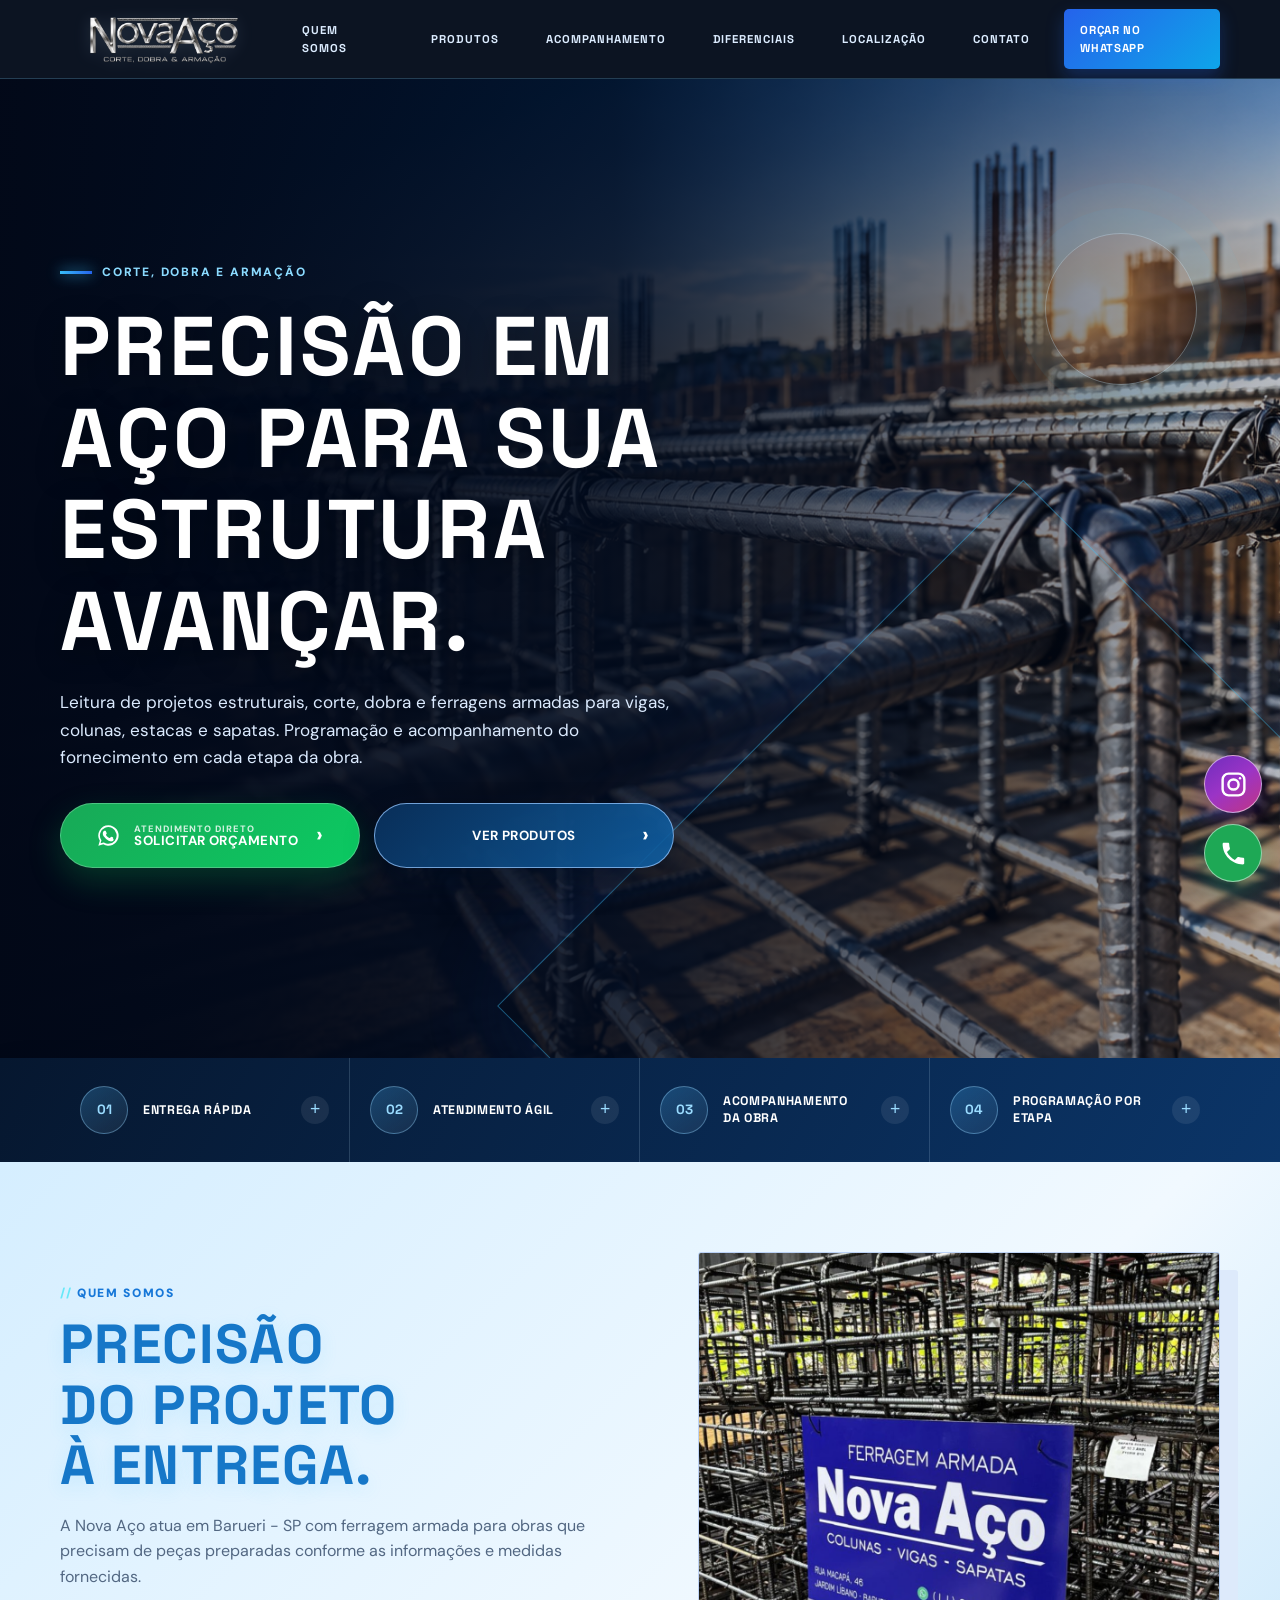
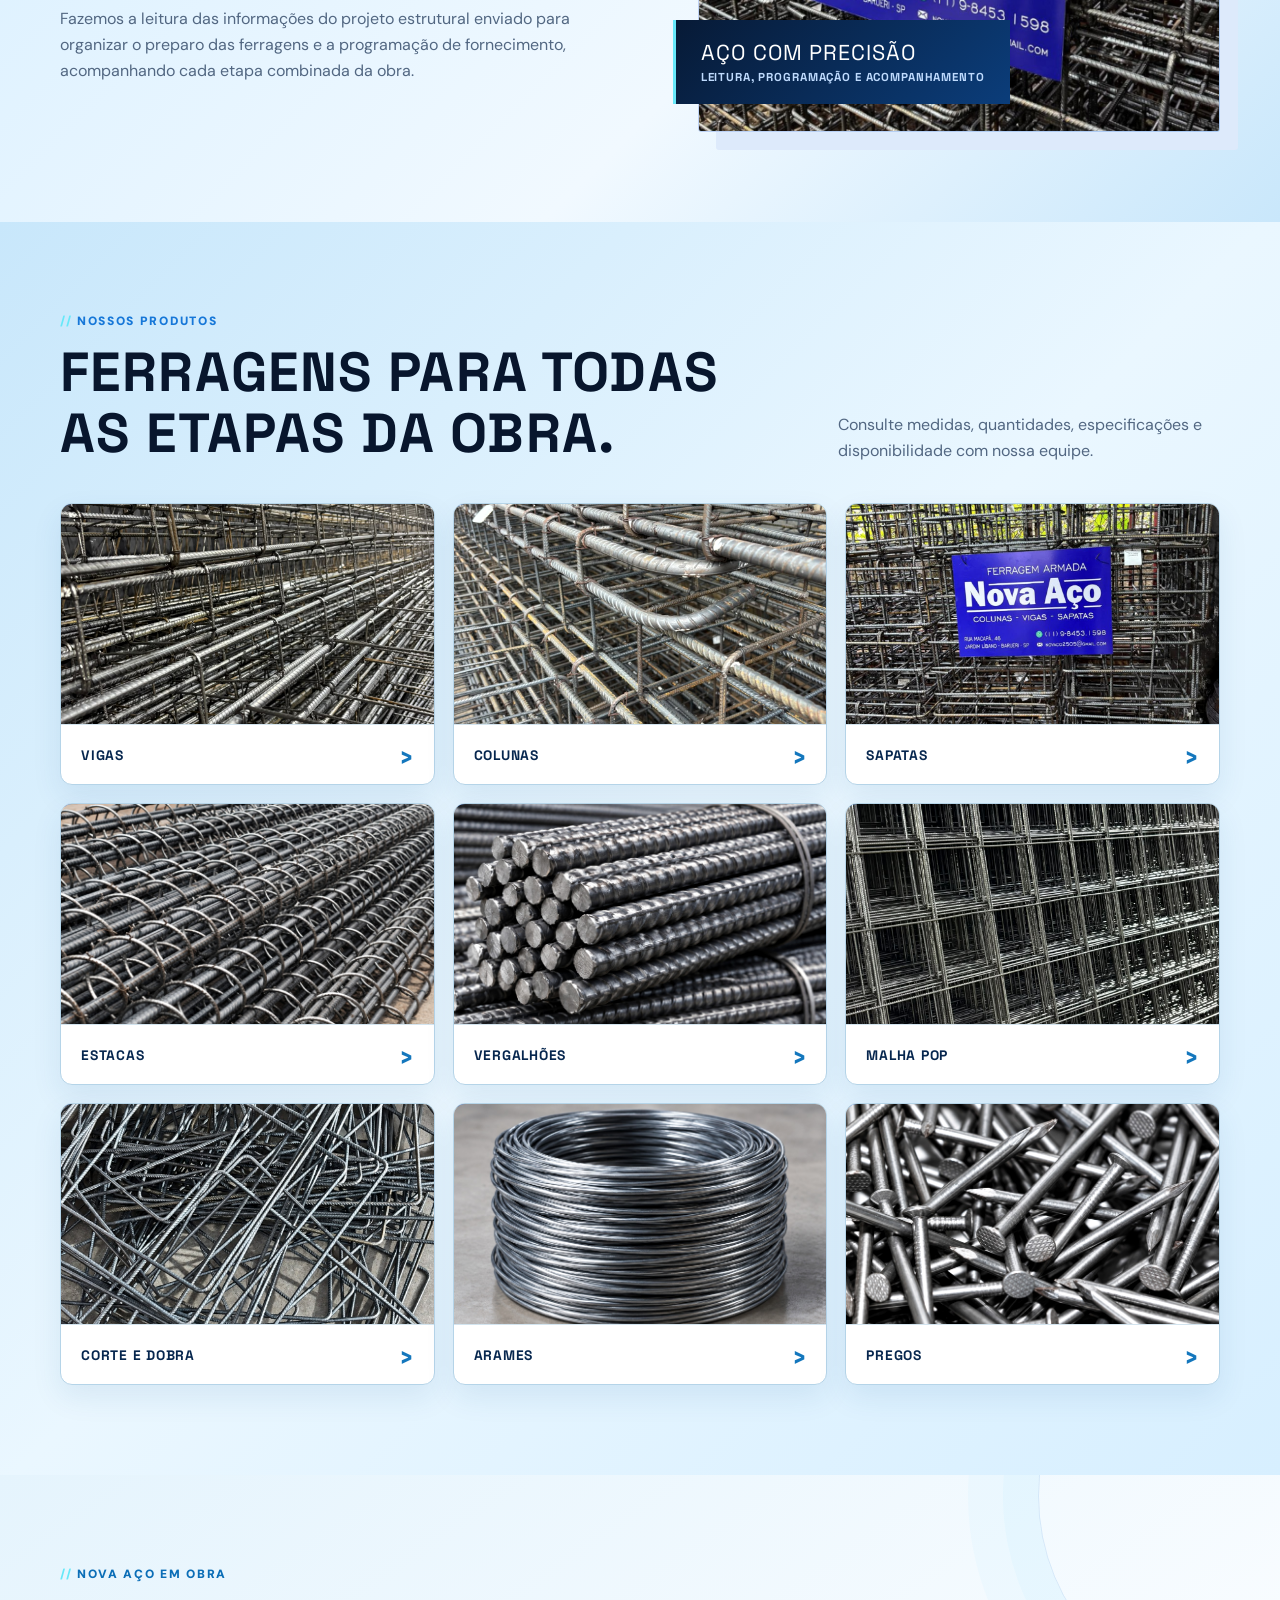
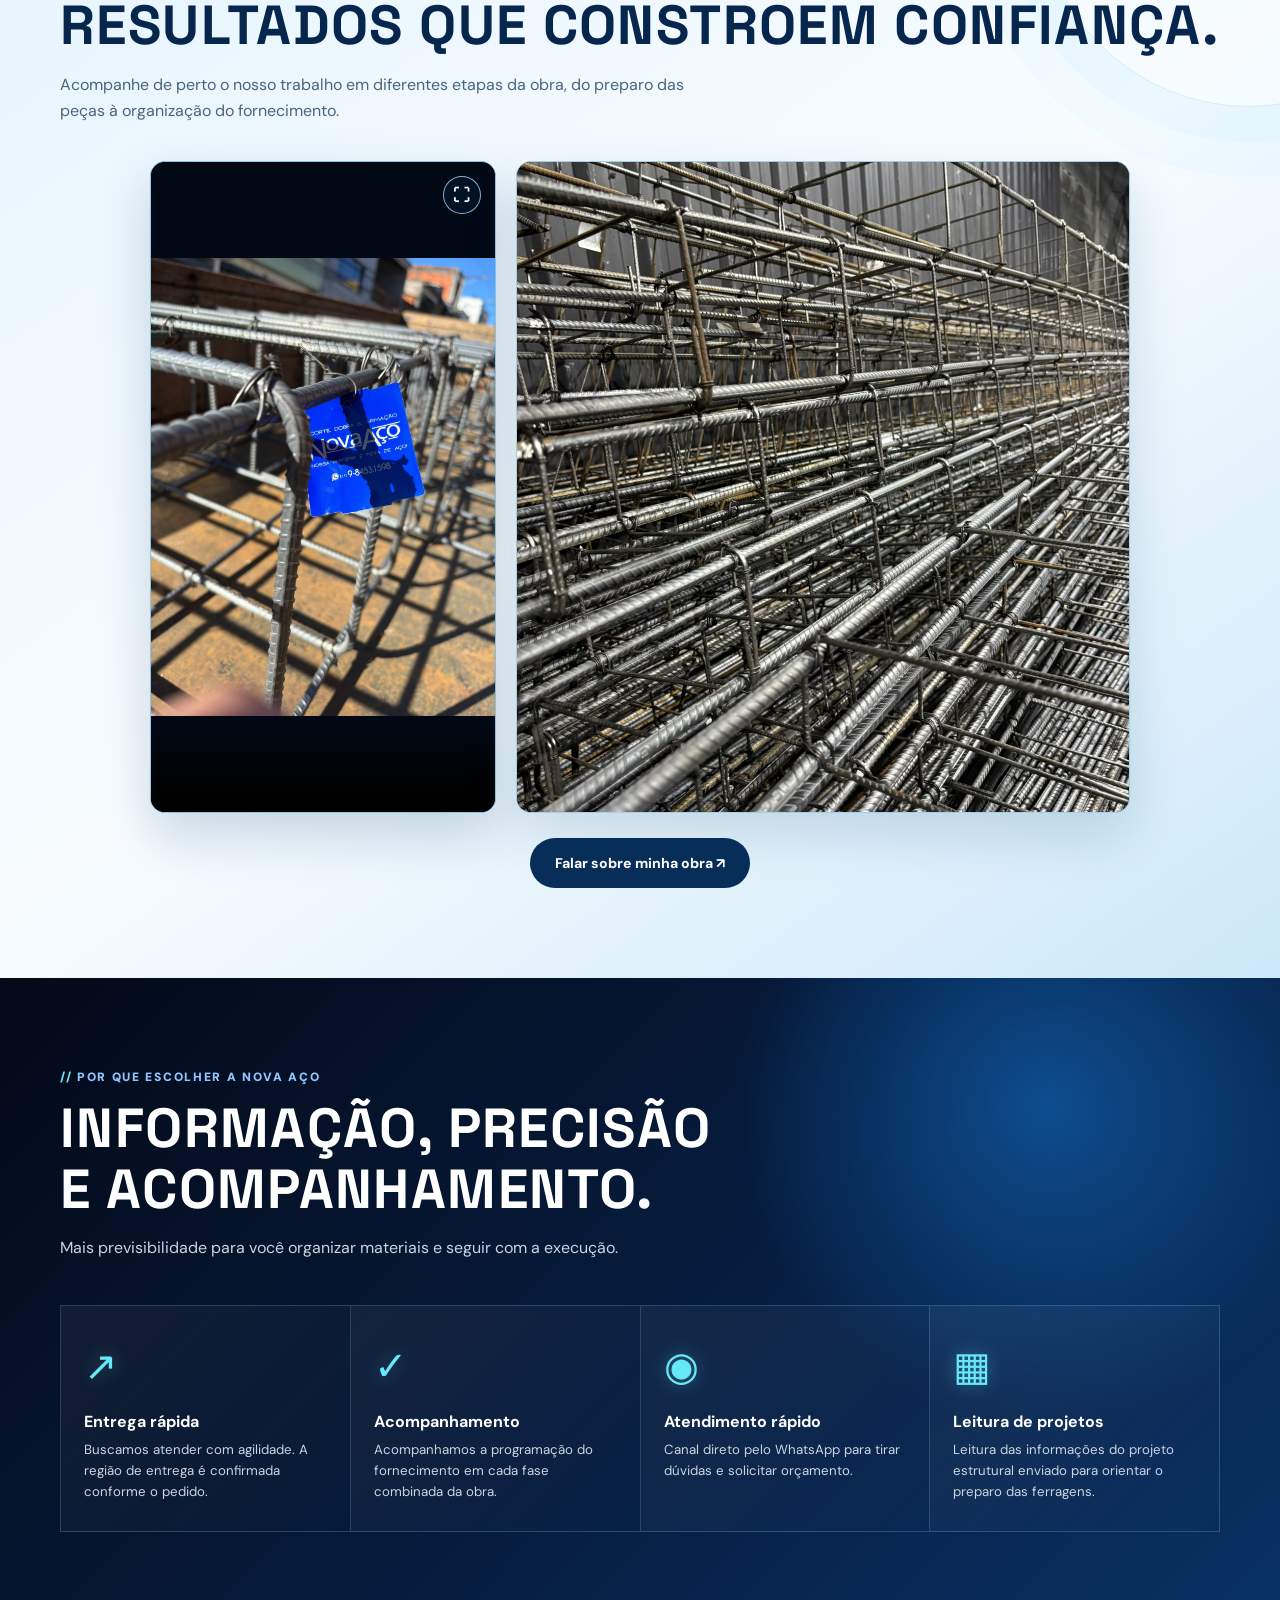
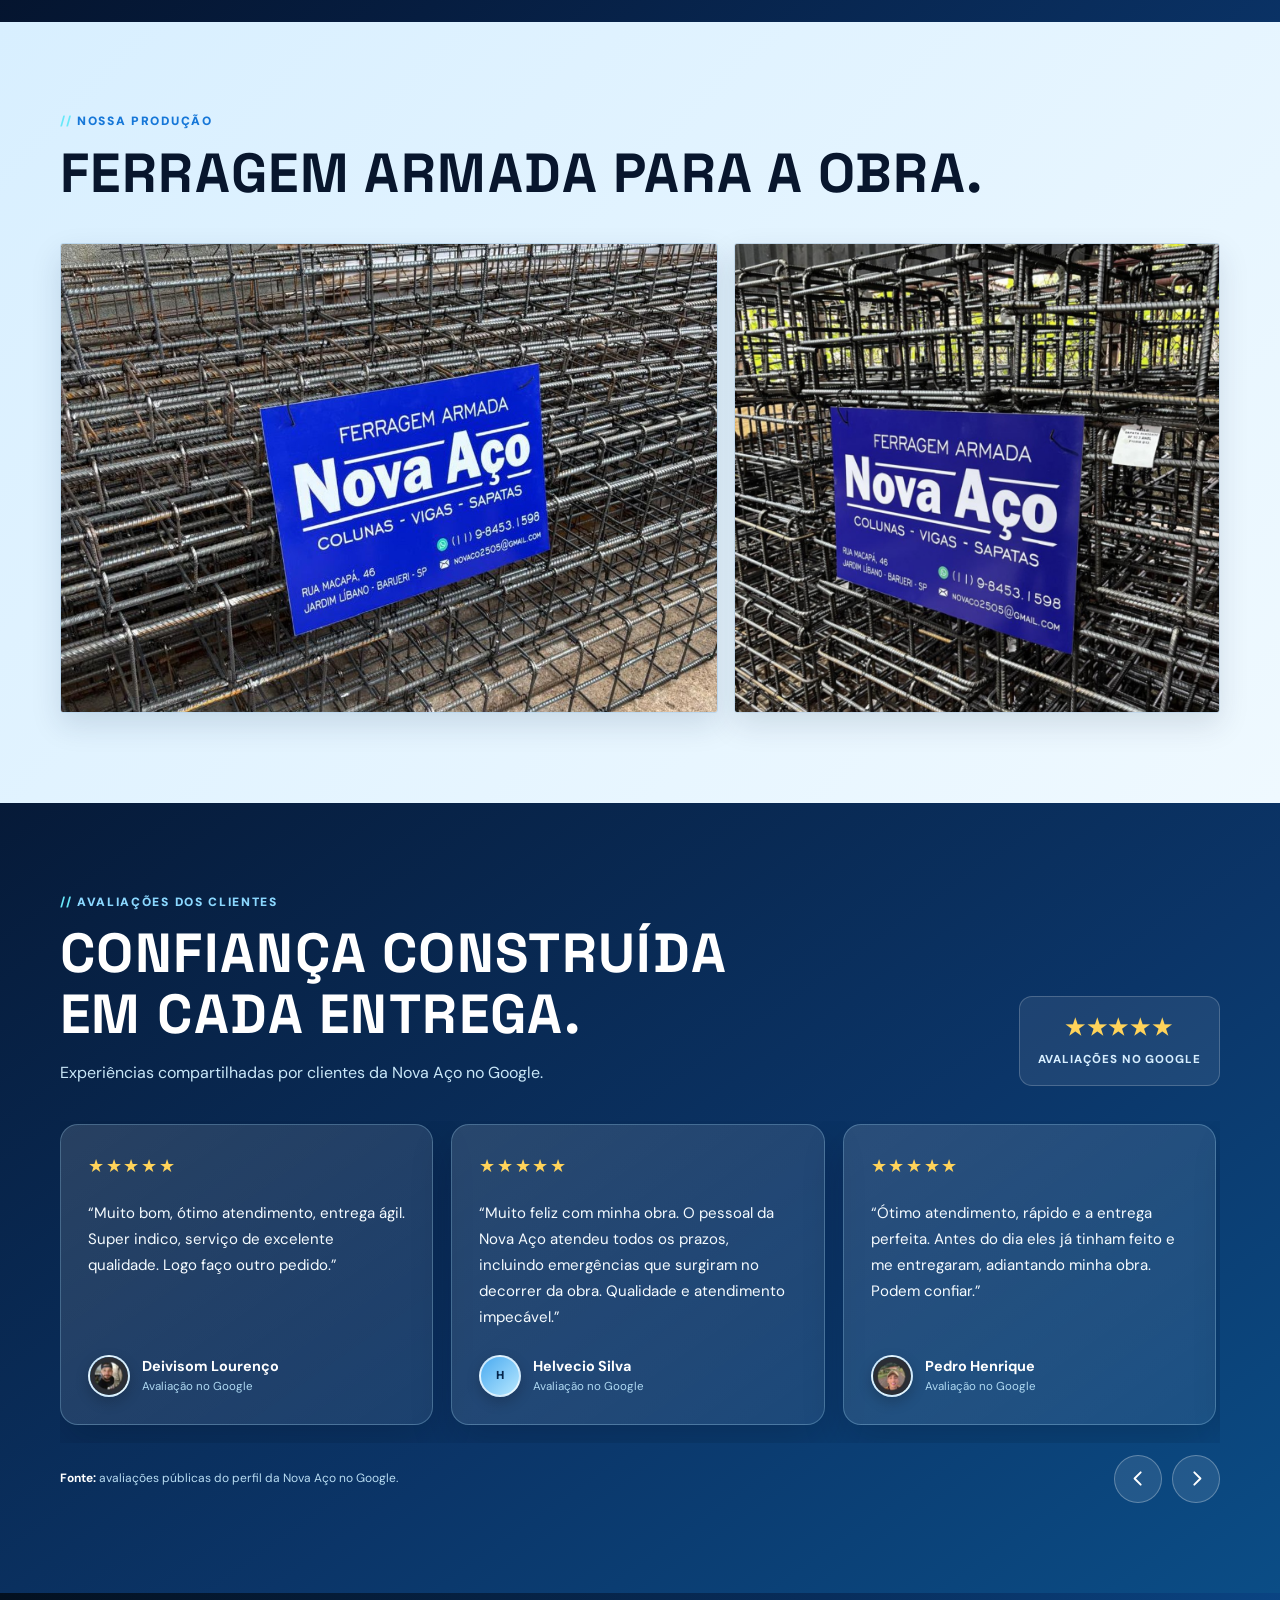
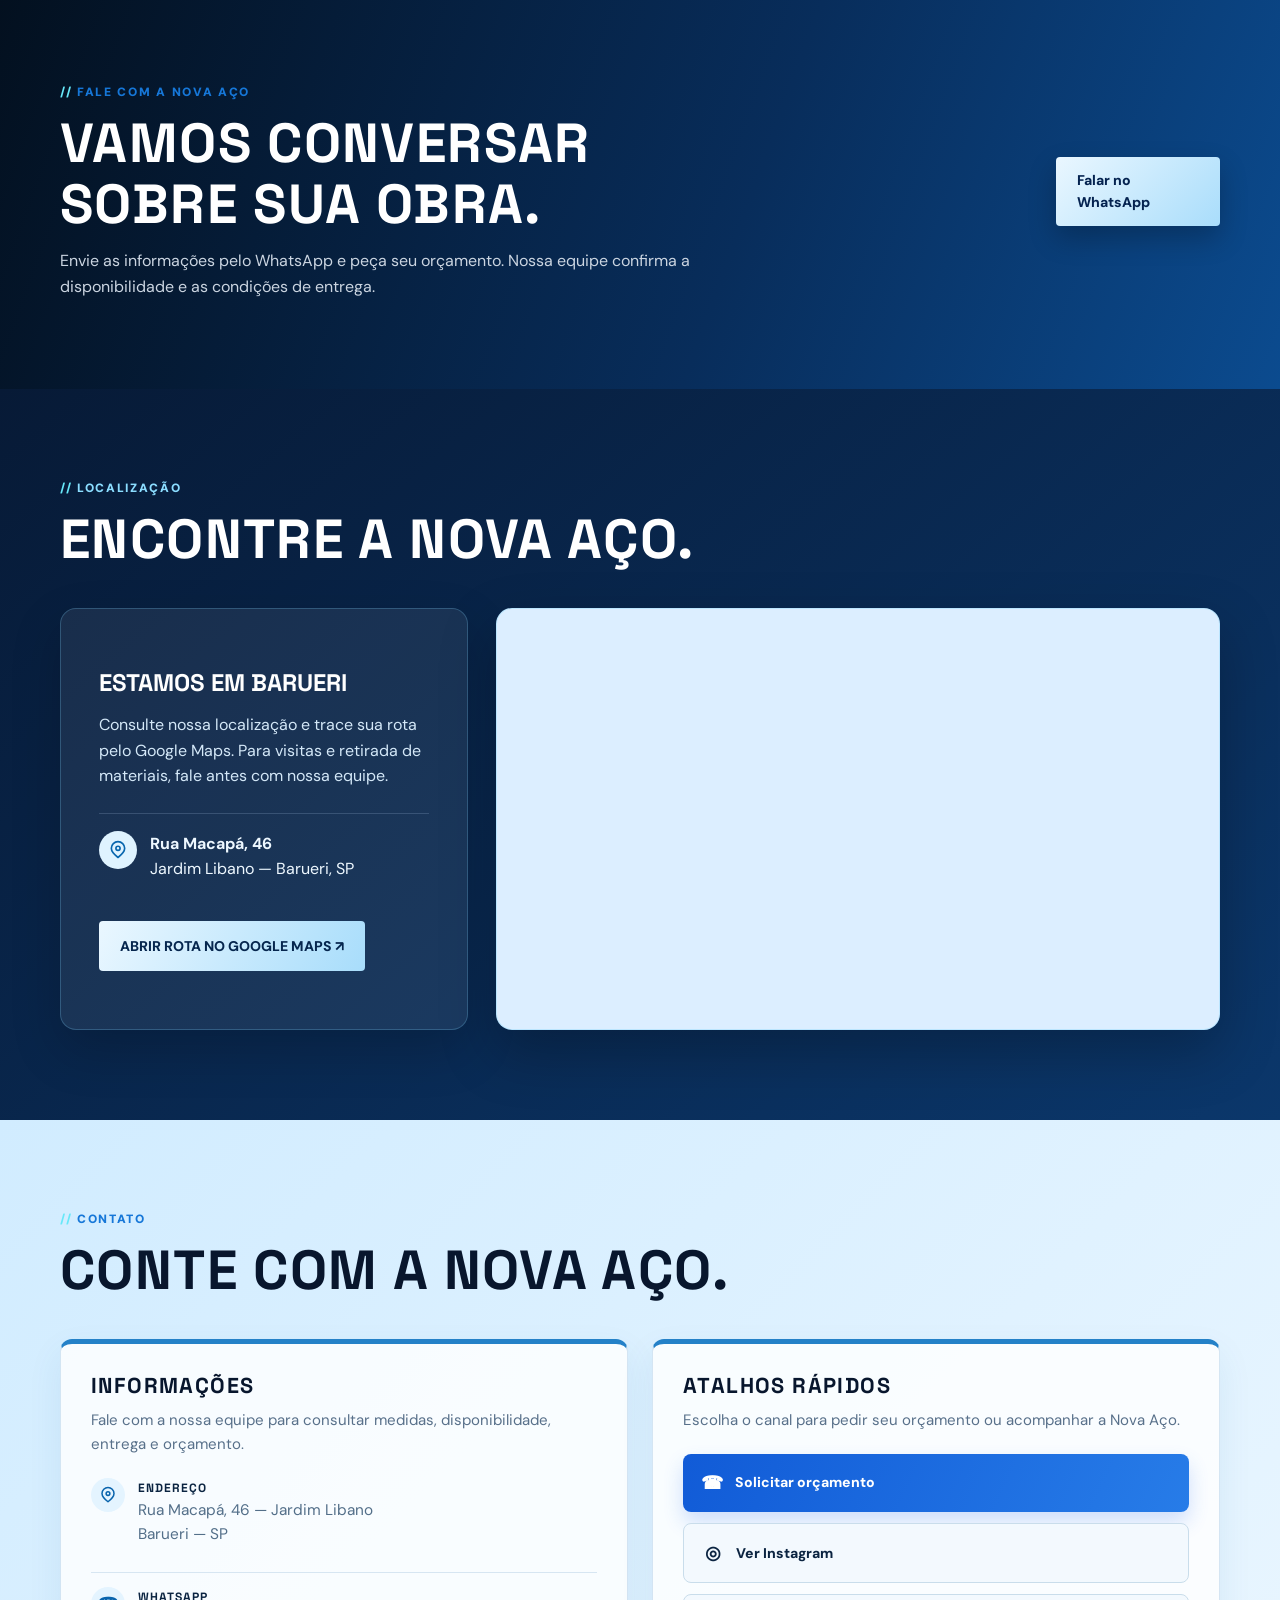
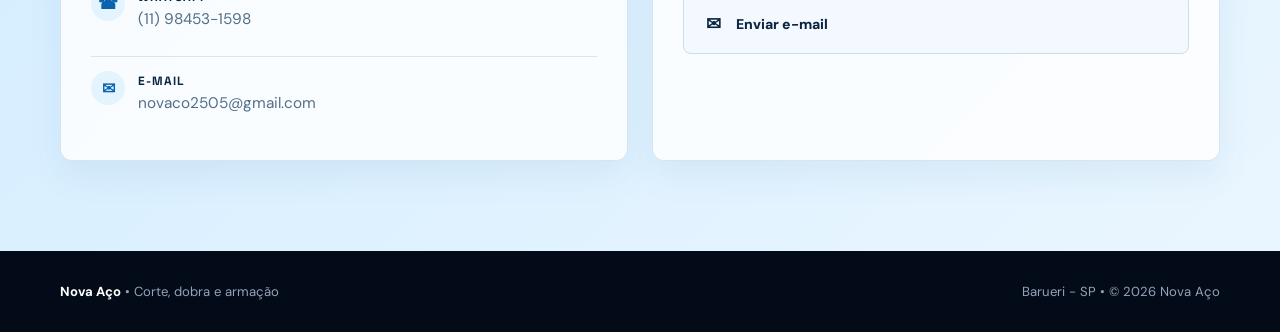
<file: index4.html>
<!doctype html>
<html lang="pt-BR">
<head>
  <meta charset="utf-8">
  <meta name="viewport" content="width=device-width, initial-scale=1">
  <meta name="description" content="Nova Aço: ferragem armada, vigas, colunas, estacas, sapatas, corte e dobra em Barueri - SP. Entrega rápida, atendimento ágil e acompanhamento da obra.">
  <meta name="robots" content="index,follow">
  <meta name="google-site-verification" content="-BxmAj7kSUF6eF3E8H7EFRy5LlKnR6vmizFsvWg_J3s">
  <title>Nova Aço | Ferragem Armada em Barueri</title>
  <link rel="canonical" href="https://novaacoarmado.com.br/">
  <link rel="preconnect" href="https://fonts.googleapis.com">
  <link rel="preconnect" href="https://fonts.gstatic.com" crossorigin>
  <link href="https://fonts.googleapis.com/css2?family=DM+Sans:opsz,wght@9..40,400;9..40,500;9..40,600;9..40,700&family=Space+Grotesk:wght@500;600;700&display=swap" rel="stylesheet">
  <link rel="icon" type="image/svg+xml" href="data:image/svg+xml,%3Csvg xmlns='http://www.w3.org/2000/svg' viewBox='0 0 64 64'%3E%3Cdefs%3E%3ClinearGradient id='g' x1='0' y1='0' x2='1' y2='1'%3E%3Cstop stop-color='%23f8fafc'/%3E%3Cstop offset='.34' stop-color='%2394a3b8'/%3E%3Cstop offset='.58' stop-color='%23ffffff'/%3E%3Cstop offset='1' stop-color='%23475569'/%3E%3C/linearGradient%3E%3C/defs%3E%3Crect width='64' height='64' rx='12' fill='%2306172f'/%3E%3Cpath fill='url(%23g)' d='M8 56V8h12l24 29V8h12v48H44L20 27v29z'/%3E%3C/svg%3E">
  <script type="application/ld+json">{"@context":"https://schema.org","@type":"LocalBusiness","name":"Nova Aço","description":"Ferragem armada, corte e dobra para obras.","telephone":"+5511984531598","email":"novaco2505@gmail.com","address":{"@type":"PostalAddress","streetAddress":"Rua Macapá, 46 - Jardim Libano","addressLocality":"Barueri","addressRegion":"SP","addressCountry":"BR"},"sameAs":["https://www.instagram.com/nova_aco_barueri/"]}</script>
  <style>
    :root{--navy:#06172f;--navy-2:#0b2c5d;--blue:#1d4ed8;--silver:#cbd5e1;--steel:#f1f5f9;--ink:#0f172a;--muted:#526176;--line:#d9e1ea;--white:#fff;--whatsapp:#1ea855}*{box-sizing:border-box}html{scroll-behavior:smooth}body{margin:0;font-family:Manrope,Arial,sans-serif;color:var(--ink);line-height:1.6;background:#fff}a{text-decoration:none;color:inherit}img{display:block;max-width:100%}.container{width:min(1160px,92%);margin:auto}.topbar{background:#030b18;color:#cbd5e1;font-size:.78rem;font-weight:700;letter-spacing:.02em}.topbar .container{min-height:38px;display:flex;align-items:center;justify-content:space-between;gap:12px}.topbar span:first-child{color:#fff}header{position:sticky;top:0;z-index:20;background:rgba(255,255,255,.96);backdrop-filter:blur(10px);border-bottom:1px solid var(--line)}nav{height:78px;display:flex;align-items:center;justify-content:space-between;gap:22px}.brand img{width:185px;height:56px;object-fit:contain}.links{display:flex;align-items:center;gap:23px;font-size:.82rem;font-weight:800;color:#26354b}.links>a:not(.nav-cta):hover{color:var(--blue)}.nav-cta{background:var(--navy);color:#fff;padding:12px 16px;border-radius:5px}.menu{display:none;border:0;background:none;color:var(--navy);font-size:1.7rem}.hero{background:var(--navy);min-height:650px;position:relative;isolation:isolate;color:#fff;display:flex;align-items:center;overflow:hidden}.hero:before{content:"";position:absolute;z-index:-2;inset:0;background:linear-gradient(90deg,rgba(3,14,31,.96) 0%,rgba(5,22,47,.82) 45%,rgba(5,22,47,.26) 100%),url('assets/obra-1.jpg') center/cover}.hero:after{content:"";position:absolute;z-index:-1;right:-11vw;bottom:-20vw;width:55vw;height:55vw;border:1px solid rgba(191,219,254,.28);transform:rotate(45deg)}.hero-inner{padding:94px 0 100px}.eyebrow{display:flex;align-items:center;gap:10px;color:#bfdbfe;text-transform:uppercase;letter-spacing:.15em;font-weight:800;font-size:.75rem}.eyebrow:before{content:"";width:32px;height:3px;background:#93c5fd}h1,h2,h3{margin:0;line-height:1.1}h1,h2{font-family:Oswald,Impact,sans-serif;text-transform:uppercase}h1{max-width:800px;margin-top:19px;font-size:clamp(3rem,6.5vw,5.6rem);letter-spacing:.01em}.hero p{max-width:620px;color:#dbeafe;font-size:1.07rem;margin:22px 0 32px}.actions{display:flex;flex-wrap:wrap;gap:12px}.btn{display:inline-flex;min-height:50px;align-items:center;justify-content:center;padding:12px 21px;border-radius:4px;font-size:.88rem;font-weight:800;transition:.2s}.btn:hover{transform:translateY(-2px)}.btn-primary{background:#fff;color:#081a37}.btn-outline{border:1px solid rgba(255,255,255,.65);color:#fff}.btn-blue{background:var(--blue);color:#fff}.trust-strip{background:#e6edf6;border-bottom:1px solid #d5e0ed}.trust-strip .container{display:grid;grid-template-columns:repeat(4,1fr)}.trust-item{padding:25px 20px;border-right:1px solid #cbd8e6;display:flex;align-items:center;gap:13px;font-weight:800;font-size:.88rem}.trust-item:last-child{border:0}.trust-item b{font-family:Oswald;font-size:2rem;line-height:1;color:var(--blue)}section{padding:90px 0}.kicker{color:var(--blue);font-size:.75rem;font-weight:900;letter-spacing:.14em;text-transform:uppercase;margin-bottom:11px}h2{font-size:clamp(2.2rem,4.3vw,3.7rem);letter-spacing:.01em}.lead{color:var(--muted);max-width:670px;margin:16px 0 0}.about{display:grid;grid-template-columns:1fr .92fr;align-items:center;gap:70px}.about-copy p{color:var(--muted);margin:17px 0}.about-photo{position:relative}.about-photo img{height:480px;width:100%;object-fit:cover;filter:saturate(.88);border-radius:3px}.photo-label{position:absolute;left:-25px;bottom:28px;background:var(--navy);color:#fff;padding:21px 25px;font-family:Oswald;text-transform:uppercase;font-size:1.35rem;line-height:1.08}.photo-label small{display:block;color:#bfdbfe;font-family:Manrope;text-transform:none;font-size:.72rem;font-weight:800;margin-top:6px}.notice{margin-top:24px;padding:15px 18px;border-left:4px solid var(--blue);background:#eff6ff;color:#42526a;font-size:.82rem}.products{background:var(--steel)}.heading-row{display:flex;align-items:end;justify-content:space-between;gap:25px;margin-bottom:40px}.heading-row .lead{max-width:480px}.grid{display:grid;grid-template-columns:repeat(3,1fr);gap:15px}.card{background:#fff;border:1px solid var(--line);padding:26px;min-height:205px}.card-num{font-family:Oswald;color:#94a3b8;font-size:1.3rem;margin-bottom:34px}.card h3{font-size:1.15rem;margin-bottom:8px}.card p{color:var(--muted);font-size:.86rem;margin:0}.differentials{background:var(--navy);color:#fff}.differentials .kicker{color:#93c5fd}.differentials .lead{color:#cbd5e1}.differential-grid{display:grid;grid-template-columns:repeat(4,1fr);gap:0;margin-top:44px;border-top:1px solid rgba(255,255,255,.18);border-left:1px solid rgba(255,255,255,.18)}.diff{padding:29px 23px;border-right:1px solid rgba(255,255,255,.18);border-bottom:1px solid rgba(255,255,255,.18)}.diff-mark{font-family:Oswald;font-size:2.5rem;color:#93c5fd}.diff h3{margin:14px 0 8px;font-size:1rem}.diff p{font-size:.83rem;color:#cbd5e1;margin:0}.gallery{display:grid;grid-template-columns:1.15fr .85fr;gap:16px;margin-top:40px}.gallery img{width:100%;height:470px;object-fit:cover;border-radius:3px}.gallery img:last-child{filter:saturate(.8)}.cta{background:linear-gradient(110deg,#0b2c5d,#071a35);color:#fff}.cta-row{display:flex;align-items:center;justify-content:space-between;gap:30px}.cta p{color:#cbd5e1;max-width:640px;margin:14px 0 0}.contact{background:#f5f8fc}.contact-grid{display:grid;grid-template-columns:1fr 1fr;gap:20px;margin-top:38px}.contact-box{background:#fff;border-top:4px solid var(--blue);padding:31px}.contact-box h3{font-family:Oswald;text-transform:uppercase;font-size:1.5rem}.contact-item{display:flex;gap:12px;margin-top:18px;color:var(--muted);font-size:.9rem}.contact-icon{color:var(--blue);font-weight:900}.contact-item strong{display:block;color:var(--ink);font-size:.82rem}footer{background:#030b18;color:#94a3b8;padding:30px 0;font-size:.82rem}footer .container{display:flex;justify-content:space-between;gap:20px;flex-wrap:wrap}footer strong{color:#fff}.float-wa{position:fixed;right:18px;bottom:18px;z-index:25;color:#fff;background:var(--whatsapp);border-radius:50px;padding:14px 19px;font-size:.86rem;font-weight:900;box-shadow:0 10px 27px rgba(0,0,0,.22)}@media(max-width:850px){.links{display:none;position:absolute;top:78px;left:0;right:0;background:#fff;padding:18px 4%;box-shadow:0 12px 20px rgba(0,0,0,.08);flex-direction:column;align-items:flex-start}.links.mobile{display:flex}.menu{display:block}.trust-strip .container{grid-template-columns:1fr 1fr}.about,.contact-grid{grid-template-columns:1fr;gap:38px}.about-photo{order:-1}.photo-label{left:0}.grid{grid-template-columns:1fr 1fr}.differential-grid{grid-template-columns:1fr 1fr}.gallery{grid-template-columns:1fr}.gallery img{height:360px}.cta-row{align-items:flex-start;flex-direction:column}}@media(max-width:520px){.topbar .container{justify-content:center;text-align:center;padding:7px 0}.topbar span:last-child{display:none}nav{height:70px}.links{top:70px}.brand img{width:154px}.hero{min-height:600px}.hero-inner{padding:72px 0}.hero p{font-size:.98rem}.trust-strip .container,.grid,.differential-grid{grid-template-columns:1fr}.trust-item{border-right:0;border-bottom:1px solid #cbd8e6}.trust-item:last-child{border-bottom:0}section{padding:66px 0}.heading-row{display:block}.heading-row .lead{margin-top:16px}.gallery img{height:290px}.float-wa{right:12px;bottom:12px}}
    /* Direção visual: industrial, precisa e tecnológica */
    :root{--navy:#040b19;--navy-2:#092d5d;--blue:#2563eb;--electric:#38bdf8;--silver:#d9e5f3;--steel:#f3f7fc;--ink:#08162d;--muted:#526782;--line:#d4e1ef}
    body{font-family:"DM Sans",Arial,sans-serif;background:linear-gradient(180deg,#f8fbff 0%,#eef4fb 100%)}
    h1,h2,.trust-item b,.photo-label,.card-num{font-family:"Space Grotesk",Arial,sans-serif}
    .topbar{background:linear-gradient(90deg,#020611,#082958)}
    header{background:rgba(4,11,25,.96);border-bottom:1px solid rgba(125,211,252,.22)}
    .links{color:#dcecff}.links>a:not(.nav-cta):hover{color:var(--electric)}
    .nav-cta{background:linear-gradient(135deg,#2563eb,#0ea5e9);box-shadow:0 8px 18px rgba(37,99,235,.28)}
    .menu{color:#dcecff}
    .hero{min-height:690px;background:#020817}
    .hero:before{background:linear-gradient(90deg,rgba(2,8,23,.98) 0%,rgba(2,12,31,.89) 48%,rgba(3,14,36,.42) 100%),url('assets/obra-1.jpg') center/cover}
    .hero:after{right:-9vw;bottom:-25vw;width:58vw;height:58vw;border:1px solid rgba(56,189,248,.44);box-shadow:0 0 100px rgba(37,99,235,.15)}
    .hero-inner{position:relative}
    .hero-inner:after{content:"";position:absolute;right:2%;top:8%;width:150px;height:150px;border:1px solid rgba(186,230,253,.35);border-radius:50%;box-shadow:0 0 0 25px rgba(56,189,248,.06),0 0 0 50px rgba(56,189,248,.04)}
    .eyebrow{color:#8bdbff}.eyebrow:before{background:linear-gradient(90deg,#38bdf8,#2563eb);box-shadow:0 0 14px #38bdf8}
    h1{letter-spacing:.02em;text-shadow:0 8px 30px rgba(0,0,0,.3)}
    .btn-primary{background:linear-gradient(135deg,#f8fafc,#dbeafe);color:#071b3d;box-shadow:0 12px 28px rgba(0,0,0,.24)}
    .btn-outline{border-color:rgba(125,211,252,.7);background:rgba(3,20,45,.26)}
    .trust-strip{background:#071a36;color:#e2efff;border-color:rgba(125,211,252,.2)}
    .trust-item{border-color:rgba(125,211,252,.18)}.trust-item b{color:#7dd3fc}
    section{position:relative}.kicker{color:#1677d8}.kicker:before{content:"// ";color:#67e8f9}
    h2{letter-spacing:.025em}.about-photo img{border:1px solid rgba(37,99,235,.25);box-shadow:18px 18px 0 #dbeafe}
    .photo-label{background:linear-gradient(135deg,#071a36,#0b3d7a);border-left:3px solid #67e8f9}
    .products{background:linear-gradient(135deg,#edf4fb 0%,#f8fbff 100%)}
    .card{position:relative;overflow:hidden;border-color:#d8e7f5;box-shadow:0 14px 35px rgba(15,50,90,.07);transition:transform .25s,box-shadow .25s,border-color .25s}
    .card:before{content:"";position:absolute;top:0;left:0;width:45px;height:3px;background:linear-gradient(90deg,#2563eb,#67e8f9)}
    .card:hover{transform:translateY(-7px);border-color:#7dd3fc;box-shadow:0 22px 42px rgba(15,50,90,.14)}
    .card-num{color:#2563eb}.differentials{background:radial-gradient(circle at 82% 20%,#0d4d8f 0%,transparent 27%),linear-gradient(135deg,#030917,#061d40 55%,#0a3265)}
    .differential-grid{border-color:rgba(125,211,252,.25)}.diff{border-color:rgba(125,211,252,.2);background:linear-gradient(135deg,rgba(255,255,255,.055),rgba(255,255,255,0))}.diff-mark{color:#67e8f9;text-shadow:0 0 18px rgba(103,232,249,.35)}
    .gallery img{border:1px solid #bcd8ef;box-shadow:0 12px 30px rgba(6,36,73,.13)}
    .cta{background:linear-gradient(110deg,#03101f,#082d5b 58%,#0b4b8f)}
    .contact{background:linear-gradient(135deg,#eff6ff,#f8fbff)}.contact-box{border-top-color:#38bdf8;box-shadow:0 14px 34px rgba(12,49,91,.07)}
    .float-wa{border:1px solid rgba(255,255,255,.5);box-shadow:0 10px 26px rgba(16,185,129,.28)}
    .grid .card:last-child:nth-child(7){grid-column:2}
    .follow-up{background:linear-gradient(135deg,#071a36 0%,#092f60 58%,#0b4d88 100%);color:#fff;overflow:hidden}.follow-up:after{content:"";position:absolute;width:420px;height:420px;border:1px solid rgba(125,211,252,.28);border-radius:50%;right:-180px;top:-190px;box-shadow:0 0 0 35px rgba(56,189,248,.04),0 0 0 70px rgba(56,189,248,.035)}.follow-up .container{position:relative;z-index:1}.follow-up .kicker{color:#9ee9ff}.follow-up .lead{color:#cbdcf0}.follow-grid{display:grid;grid-template-columns:1.25fr .75fr;gap:25px;align-items:stretch;margin-top:38px}.video-shell{position:relative;border:1px solid rgba(125,211,252,.45);border-radius:12px;overflow:hidden;background:#020814;box-shadow:0 24px 65px rgba(0,0,0,.32)}.video-shell video{display:block;width:100%;aspect-ratio:16/9;background:#020814}.video-caption{position:absolute;left:0;right:0;bottom:0;padding:38px 24px 18px;background:linear-gradient(transparent,rgba(2,8,20,.94));pointer-events:none}.video-caption strong{display:block;font-family:"Space Grotesk",Arial,sans-serif;font-size:1.1rem}.video-caption span{color:#bfdbfe;font-size:.82rem}.follow-card{border:1px solid rgba(125,211,252,.3);border-radius:12px;padding:29px;background:linear-gradient(145deg,rgba(255,255,255,.12),rgba(255,255,255,.035));backdrop-filter:blur(8px)}.follow-card img{height:205px;width:100%;object-fit:cover;border-radius:8px;margin-bottom:24px}.follow-card h3{font-family:"Space Grotesk",Arial,sans-serif;font-size:1.35rem}.follow-card p{color:#d5e5f7;font-size:.88rem;margin:10px 0 0}.follow-points{margin:22px 0 0;padding:0;list-style:none}.follow-points li{padding:9px 0;border-top:1px solid rgba(191,219,254,.18);font-size:.84rem;color:#e7f2ff}.follow-points li:before{content:"✓";color:#67e8f9;font-weight:900;margin-right:10px}.quick-contact{display:flex;gap:10px;flex-wrap:wrap;margin-top:22px}.quick-contact .btn{min-height:45px;font-size:.8rem}.mobile-backdrop{display:none}
    @media(max-width:850px){.links{border:1px solid rgba(125,211,252,.25);border-top:0;border-radius:0 0 16px 16px;background:linear-gradient(155deg,#06162e,#082e5e);padding:14px 4% 18px;gap:4px;box-shadow:0 22px 40px rgba(0,0,0,.30)}.links a{width:100%;padding:12px 10px;border-radius:7px}.links a:hover{background:rgba(255,255,255,.08)}.links .nav-cta{text-align:center;margin-top:8px}.follow-grid{grid-template-columns:1fr}.follow-card{display:grid;grid-template-columns:.75fr 1fr;gap:22px;align-items:center}.follow-card img{height:190px;margin:0}.follow-card h3,.follow-card p,.follow-points{grid-column:2}.follow-points{margin-top:4px}.quick-contact{grid-column:1/-1}.grid .card:last-child:nth-child(7){grid-column:auto}}
    @media(max-width:520px){.follow-card{display:block}.follow-card img{height:190px;margin-bottom:20px}.follow-card h3,.follow-card p,.follow-points{grid-column:auto}}
    @media(max-width:850px){.hero-inner:after{right:0;opacity:.55}}
    @media(max-width:520px){.hero-inner:after{display:none}.about-photo img{box-shadow:10px 10px 0 #dbeafe}}
    /* Padronização do selo e catálogo */
    .photo-label small{font-family:"Space Grotesk",Arial,sans-serif;text-transform:uppercase;letter-spacing:.075em}
    /* Capa e catálogo de produtos */
    .hero:before{background:linear-gradient(90deg,rgba(2,8,23,.98) 0%,rgba(2,12,31,.88) 48%,rgba(3,14,36,.28) 100%),url('assets/capa-nova-aco.png') center/cover}
    #produtos .card{padding:0;min-height:0;border-radius:10px;overflow:hidden}#produtos .product-image{width:100%;height:190px;object-fit:cover;display:block;border-bottom:1px solid #b9ddf6}#produtos .card-num,#produtos .card h3,#produtos .card p{margin-left:26px;margin-right:26px}#produtos .card-num{margin-top:20px;margin-bottom:12px}#produtos .card h3{margin-bottom:9px}#produtos .card p{padding-bottom:27px}
    /* Destaque da apresentação */
    #quem-somos h2{color:#1677c8;text-shadow:0 5px 18px rgba(56,189,248,.14)}
    /* Tipografia e superfícies unificadas */
    .photo-label,.contact-box h3{font-family:"Space Grotesk",Arial,sans-serif;text-transform:uppercase;letter-spacing:.045em}.contact-box h3{font-size:1.2rem}.card,.contact-box{background:#eaf5ff;border-color:#b9ddf6}.products{background:linear-gradient(135deg,#dceeff 0%,#edf7ff 100%)}.contact{background:linear-gradient(135deg,#dceeff,#f1f8ff)}.btn-primary{background:linear-gradient(135deg,#eaf7ff,#a9ddfb);color:#052350}.btn-primary:hover{box-shadow:0 14px 28px rgba(56,189,248,.25)}
    /* Navegação e vídeo refinados */
    .links>a:not(.nav-cta){font-family:"Space Grotesk",Arial,sans-serif;text-transform:uppercase;letter-spacing:.085em;font-size:.71rem;padding:10px 11px;border:1px solid transparent;border-radius:7px;transition:background .2s,border-color .2s,color .2s}
    .links>a:not(.nav-cta):hover{background:rgba(56,189,248,.10);border-color:rgba(125,211,252,.42);color:#b9edff}
    .nav-cta{text-transform:uppercase;letter-spacing:.055em;font-family:"Space Grotesk",Arial,sans-serif;font-size:.72rem}
    .follow-grid{grid-template-columns:minmax(290px,.58fr) 1fr;max-width:1030px}.video-shell{width:100%;max-width:385px;justify-self:center}.video-shell video{aspect-ratio:9/16;object-fit:cover}.video-caption{padding:48px 20px 18px}.video-caption strong{text-transform:uppercase;letter-spacing:.04em}.follow-card{min-height:100%}
    @media(max-width:850px){.links>a:not(.nav-cta){font-size:.76rem;letter-spacing:.1em}.follow-grid{grid-template-columns:1fr}.video-shell{max-width:390px}.follow-card{min-height:auto}}
    /* Interface em tons de azul e interações */
    body{background:linear-gradient(145deg,#d7efff 0%,#edf8ff 38%,#cfe9fb 100%)}#quem-somos{background:linear-gradient(135deg,#d5eeff 0%,#f1f9ff 62%,#c9e7fb 100%)}.products{background:linear-gradient(135deg,#c8e7fb 0%,#eaf7ff 50%,#d7efff 100%)}.contact{background:linear-gradient(135deg,#d1ecff,#eaf6ff)}main>section:has(.gallery){background:linear-gradient(135deg,#d8efff,#eff9ff)}h1,h2{font-weight:700;text-wrap:balance}.hero h1{letter-spacing:.035em}.product-image{height:245px!important;object-fit:contain!important;object-position:center!important;background:linear-gradient(135deg,#cce9fb,#edf8ff);padding:9px}.card{cursor:pointer}.card:hover{transform:translateY(-7px) scale(1.01)}.product-modal{position:fixed;inset:0;z-index:60;display:none;place-items:center;padding:18px;background:rgba(2,12,31,.72);backdrop-filter:blur(7px)}.product-modal.open{display:grid}.product-modal-card{position:relative;width:min(680px,94vw);max-height:88vh;overflow:auto;border:1px solid rgba(125,211,252,.6);border-radius:16px;background:linear-gradient(145deg,#e8f7ff,#c8e8fb);color:var(--ink);box-shadow:0 26px 80px rgba(0,0,0,.36)}.product-modal-card img{width:100%;height:min(310px,36vh);object-fit:contain;background:#c9e7fa;padding:12px}.product-modal-copy{padding:26px 30px 31px}.product-modal-copy h3{font-family:"Space Grotesk",Arial,sans-serif;font-size:1.5rem;letter-spacing:.05em}.product-modal-copy p{margin:13px 0 0;color:#304e6c}.product-modal-close{position:absolute;right:13px;top:13px;width:38px;height:38px;border:0;border-radius:50%;background:#082d5d;color:#fff;font-size:1.35rem;cursor:pointer}.video-fullscreen{position:absolute;right:13px;top:13px;z-index:3;border:1px solid rgba(186,230,253,.75);border-radius:999px;background:rgba(4,20,44,.8);color:#fff;padding:9px 12px;font:700 .7rem "Space Grotesk",Arial,sans-serif;letter-spacing:.04em;cursor:pointer}.video-shell:fullscreen{display:grid;place-items:center;background:#020814}.video-shell:fullscreen video{width:auto!important;height:100vh!important;max-width:100vw!important;aspect-ratio:9/16!important;object-fit:contain!important}.video-shell:fullscreen .video-caption{width:min(100%,56vh);left:50%;right:auto;transform:translateX(-50%)}.float-wa{width:58px;height:58px;padding:0;display:flex;align-items:center;justify-content:center;border-radius:50%;font-size:0}.float-wa svg{width:29px;height:29px;fill:#fff}@media(max-width:520px){.product-image{height:250px!important}.video-fullscreen{top:10px;right:10px}.product-modal-copy{padding:23px}.product-modal-card img{height:280px}}
    .trust-item{text-transform:uppercase;letter-spacing:.045em}.product-modal-copy .modal-tag{display:inline-block;margin-bottom:10px;color:#0c5da7;font:700 .72rem "Space Grotesk",Arial,sans-serif;letter-spacing:.12em;text-transform:uppercase}.product-modal-copy p+p{margin-top:10px}.product-modal-copy .modal-note{padding:13px 15px;border-left:3px solid #147bcb;background:rgba(255,255,255,.58);font-size:.9rem}.video-fullscreen{width:38px;height:38px;padding:0;display:grid;place-items:center;font-size:1.05rem}.video-fullscreen span{display:none}
    .video-caption{display:none!important}.float-wa span{font-size:1.85rem;line-height:1;color:#fff;font-family:Arial,sans-serif}
    .contact-grid-refined{gap:24px;align-items:stretch}.contact-panel{border:1px solid rgba(45,121,190,.18);border-top:5px solid #2481c8;border-radius:12px;padding:30px;background:rgba(255,255,255,.82);box-shadow:0 14px 35px rgba(31,96,149,.08)}.contact-panel h3{font-family:"Space Grotesk",Arial,sans-serif;font-size:1.35rem;letter-spacing:.065em;text-transform:uppercase}.contact-intro{margin:10px 0 22px;color:#58708a;font-size:.94rem}.contact-details{display:grid;gap:11px}.contact-detail{display:flex;align-items:flex-start;gap:13px;padding:14px 0;border-top:1px solid #d7e6f2}.contact-detail:first-child{border-top:0;padding-top:0}.contact-symbol{flex:0 0 34px;height:34px;display:grid;place-items:center;border-radius:50%;background:#e4f4ff;color:#0964ad;font-size:1rem;font-weight:900}.contact-detail strong{display:block;font:700 .75rem "Space Grotesk",Arial,sans-serif;letter-spacing:.08em;text-transform:uppercase;color:#0b2441}.contact-detail span{display:block;margin-top:2px;color:#536f89;font-size:.96rem}.quick-actions{display:grid;gap:11px}.quick-actions .btn{width:100%;justify-content:flex-start;gap:11px;border-radius:8px;padding:15px 17px}.quick-actions .btn-primary{background:linear-gradient(115deg,#115bd7,#277ce8);color:#fff;box-shadow:0 10px 20px rgba(37,99,235,.2)}.quick-actions .btn-light{background:#f3f9fe;border:1px solid #c9ddeb;color:#0b2441}.quick-actions .btn-mark{width:24px;text-align:center;color:inherit;font-size:1.1rem}.quick-actions small{display:block;margin:4px 0 0 35px;color:#71849a;font-size:.78rem}@media(max-width:850px){.contact-panel{padding:27px 25px}.quick-actions .btn{min-height:56px}}
    /* Experiência refinada dos produtos */
    body.modal-lock{overflow:hidden}
    #produtos .card{isolation:isolate;transition:transform .35s ease,box-shadow .35s ease,border-color .35s ease}
    #produtos .card .product-image{transition:transform .55s cubic-bezier(.2,.8,.2,1),filter .35s ease}
    #produtos .card:hover{border-color:#82c8f4;box-shadow:0 22px 45px rgba(28,103,163,.16)}
    #produtos .card:hover .product-image{transform:scale(1.045);filter:saturate(1.05) contrast(1.025)}
    #produtos .card:after{content:"VER DETALHES  ↗";display:block;margin:0 26px 24px;padding-top:13px;border-top:1px solid #c4deef;color:#0a62ad;font:800 .68rem "Space Grotesk",Arial,sans-serif;letter-spacing:.12em}
    .product-modal{display:grid;opacity:0;visibility:hidden;pointer-events:none;background:rgba(1,10,27,.78);backdrop-filter:blur(0);transition:opacity .32s ease,visibility .32s ease,backdrop-filter .32s ease}
    .product-modal.open{display:grid;opacity:1;visibility:visible;pointer-events:auto;backdrop-filter:blur(11px)}
    .product-modal-card{display:grid;grid-template-columns:minmax(290px,.92fr) minmax(350px,1.08fr);width:min(920px,94vw);max-height:86vh;overflow:hidden;border:1px solid rgba(154,220,255,.7);border-radius:24px;background:#eaf7ff;opacity:0;transform:translateY(34px) scale(.955);box-shadow:0 38px 100px rgba(0,8,28,.55);transition:transform .48s cubic-bezier(.16,1,.3,1),opacity .3s ease}
    .product-modal.open .product-modal-card{opacity:1;transform:translateY(0) scale(1)}
    .product-modal-card>img{width:100%;height:100%;min-height:510px;max-height:86vh;object-fit:contain;background:radial-gradient(circle at 50% 42%,#dff4ff 0%,#a9d8f4 48%,#0a3767 49%,#061b3b 100%);padding:36px}
    .product-modal-copy{display:flex;flex-direction:column;justify-content:center;padding:46px 42px;background:linear-gradient(145deg,#f4fbff 0%,#d7efff 100%);overflow:auto}
    .product-modal-copy .modal-tag{align-self:flex-start;margin-bottom:16px;padding:8px 11px;border:1px solid #9bccec;border-radius:999px;background:rgba(255,255,255,.68);color:#075b9f;font-size:.66rem;letter-spacing:.13em}
    .product-modal-copy h3{margin:0;color:#061c3b;font-size:clamp(1.9rem,3.4vw,2.65rem);line-height:1;letter-spacing:.035em;text-transform:uppercase}
    .product-modal-copy>p:not(.modal-note){margin-top:20px;color:#294b69;font-size:1rem;line-height:1.72}
    .product-modal-copy .modal-note{position:relative;margin-top:18px;padding:16px 17px 16px 45px;border:1px solid #b8daef;border-left:4px solid #147bcb;border-radius:10px;background:rgba(255,255,255,.7);color:#34536e;font-size:.88rem;line-height:1.58}
    .product-modal-copy .modal-note:before{content:"✓";position:absolute;left:16px;top:16px;width:20px;height:20px;display:grid;place-items:center;border-radius:50%;background:#147bcb;color:#fff;font-size:.7rem;font-weight:900}
    .product-modal-cta{display:flex;align-items:center;justify-content:space-between;gap:18px;margin-top:24px;padding:15px 18px;border-radius:10px;background:linear-gradient(120deg,#075bc8,#1689e2);color:#fff;font:800 .75rem "Space Grotesk",Arial,sans-serif;letter-spacing:.085em;text-transform:uppercase;box-shadow:0 12px 25px rgba(10,93,183,.23);transition:transform .22s ease,box-shadow .22s ease}
    .product-modal-cta:hover{transform:translateY(-2px);box-shadow:0 17px 30px rgba(10,93,183,.3)}
    .product-modal-cta b{font-size:1.15rem}
    .product-modal-close{right:16px;top:16px;z-index:3;width:42px;height:42px;border:1px solid rgba(255,255,255,.45);background:rgba(4,30,65,.88);box-shadow:0 8px 20px rgba(0,0,0,.2);transition:transform .25s ease,background .25s ease}
    .product-modal-close:hover{transform:rotate(90deg);background:#126fbb}
    @media(max-width:720px){.product-modal{padding:12px}.product-modal-card{display:block;width:min(96vw,520px);max-height:91vh;overflow:auto;border-radius:18px}.product-modal-card>img{height:250px;min-height:250px;max-height:none;padding:25px;background:linear-gradient(145deg,#dff3ff,#add8f1)}.product-modal-copy{padding:28px 24px 26px;overflow:visible}.product-modal-copy h3{font-size:1.75rem}.product-modal-copy>p:not(.modal-note){font-size:.94rem;line-height:1.62}.product-modal-close{position:fixed;right:22px;top:22px}}
    @media(prefers-reduced-motion:reduce){.product-modal,.product-modal-card,#produtos .card,#produtos .card .product-image,.product-modal-close,.product-modal-cta{transition:none!important}}
    /* Diferenciais clicáveis e navegação sequencial dos produtos */
    .trust-item{position:relative;cursor:pointer;transition:background .25s ease,color .25s ease,transform .25s ease}
    .trust-item:after{content:"SAIBA MAIS  +";display:block;margin-left:auto;color:#0b61a8;font:800 .61rem "Space Grotesk",Arial,sans-serif;letter-spacing:.1em;white-space:nowrap}
    .trust-item:hover,.trust-item:focus-visible{z-index:1;background:#d3eafa;color:#062a53;outline:none;transform:translateY(-3px);box-shadow:0 12px 25px rgba(17,86,143,.12)}
    .product-modal-nav{display:grid;grid-template-columns:1fr 1fr;gap:10px;margin-top:23px}
    .product-modal-nav button{min-height:45px;border:1px solid #a9cee7;border-radius:9px;background:rgba(255,255,255,.68);color:#0a4e88;font:800 .68rem "Space Grotesk",Arial,sans-serif;letter-spacing:.08em;text-transform:uppercase;cursor:pointer;transition:background .2s ease,transform .2s ease,border-color .2s ease}
    .product-modal-nav button:hover{background:#fff;border-color:#4194cf;transform:translateY(-2px)}
    .benefit-modal .product-modal-card{display:block;width:min(540px,92vw);min-height:0;background:linear-gradient(145deg,#f4fbff,#d2ebfc)}
    .benefit-modal .product-modal-copy{min-height:390px;padding:52px 46px}
    .benefit-modal .benefit-number{display:inline-grid;place-items:center;width:48px;height:48px;margin-bottom:22px;border-radius:50%;background:linear-gradient(135deg,#0b5cc0,#1b91e6);color:#fff;font:800 .9rem "Space Grotesk",Arial,sans-serif;box-shadow:0 10px 24px rgba(15,105,190,.25)}
    .benefit-modal h3{font-size:clamp(1.75rem,5vw,2.45rem)}
    .benefit-modal p{margin-top:20px!important;color:#31536f!important;font-size:1rem!important;line-height:1.72!important}
    .benefit-modal .benefit-line{width:62px;height:4px;margin-top:27px;border-radius:99px;background:linear-gradient(90deg,#0d66c5,#4cc6f4)}
    @media(max-width:850px){.trust-item:after{font-size:.58rem}.benefit-modal .product-modal-copy{min-height:350px;padding:42px 30px}}
    @media(max-width:520px){.trust-item{display:grid;grid-template-columns:auto 1fr auto}.trust-item:after{margin-left:8px}.product-modal-nav{position:sticky;bottom:-1px;margin:22px -24px -26px;padding:13px 24px 17px;background:linear-gradient(180deg,rgba(215,239,255,.7),#d7efff 35%)}.product-modal-cta{margin-top:17px}.benefit-modal .product-modal-copy{min-height:360px;padding:42px 27px 34px}.benefit-modal .product-modal-close{position:absolute}}
    /* Logo, localização e atalhos flutuantes */
    .brand{display:flex;align-items:center}.brand img{width:210px;height:64px;object-fit:contain;border-radius:5px;filter:drop-shadow(0 2px 8px rgba(195,219,240,.16))}
    .follow-card .brand-showcase{height:230px;object-fit:contain;padding:22px;background:radial-gradient(circle at 50% 42%,#123d6e,#020a18 74%);border:1px solid rgba(125,211,252,.22)}
    .follow-card .follow-photo{height:250px;width:100%;object-fit:cover;object-position:center 46%;padding:0;background:#071a36;border:1px solid rgba(125,211,252,.24);filter:saturate(.9) contrast(1.04)}
    .float-instagram{position:fixed;right:18px;bottom:87px;z-index:25;width:58px;height:58px;display:grid;place-items:center;border-radius:50%;background:linear-gradient(145deg,#6f2dbd,#9b34c6 48%,#c13584);border:1px solid rgba(255,255,255,.55);box-shadow:0 10px 27px rgba(111,45,189,.32);transition:transform .2s ease,box-shadow .2s ease}
    .float-instagram:hover{transform:translateY(-3px) scale(1.04);box-shadow:0 15px 32px rgba(111,45,189,.4)}
    .float-instagram svg{width:29px;height:29px;fill:none;stroke:#fff;stroke-width:2;stroke-linecap:round;stroke-linejoin:round}
    .contact-symbol.location-symbol svg{width:18px;height:18px;fill:none;stroke:#0964ad;stroke-width:2;stroke-linecap:round;stroke-linejoin:round}
    .location{background:linear-gradient(140deg,#071a36 0%,#0b376b 100%);color:#fff}
    .location .kicker{color:#8bddff}.location h2{color:#fff}.location-grid{display:grid;grid-template-columns:.72fr 1.28fr;gap:28px;margin-top:38px;align-items:stretch}.location-copy{display:flex;flex-direction:column;justify-content:center;padding:38px;border:1px solid rgba(125,211,252,.24);border-radius:16px;background:rgba(255,255,255,.07);box-shadow:0 20px 50px rgba(0,0,0,.18)}.location-copy h3{font:700 1.5rem "Space Grotesk",Arial,sans-serif;text-transform:uppercase}.location-copy p{margin:14px 0 24px;color:#d4e8f8}.location-address{display:flex;gap:13px;align-items:flex-start;padding:17px 0;border-top:1px solid rgba(191,219,254,.18);color:#eef8ff}.location-pin{flex:0 0 38px;height:38px;display:grid;place-items:center;border-radius:50%;background:#dff3ff}.location-pin svg{width:20px;height:20px;fill:none;stroke:#0866ae;stroke-width:2;stroke-linecap:round;stroke-linejoin:round}.map-shell{min-height:420px;overflow:hidden;border:1px solid rgba(125,211,252,.35);border-radius:16px;background:#dceeff;box-shadow:0 22px 55px rgba(0,0,0,.25)}.map-shell iframe{display:block;width:100%;height:100%;min-height:420px;border:0}.location .btn{align-self:flex-start;margin-top:22px;background:linear-gradient(120deg,#eaf7ff,#a8ddfb);color:#06264e}
    @media(max-width:950px){.brand img{width:178px}.location-grid{grid-template-columns:1fr}.map-shell,.map-shell iframe{min-height:360px}}
    @media(max-width:520px){.brand img{width:165px;height:58px}.float-instagram{right:12px;bottom:80px;width:56px;height:56px}.follow-card .brand-showcase{height:210px;padding:18px}.follow-card .follow-photo{height:260px;object-position:center 44%}.location-copy{padding:29px 24px}.map-shell,.map-shell iframe{min-height:330px}.product-modal-nav{position:static;display:flex;justify-content:center;gap:16px;margin:22px 0 0;padding:0;background:none}.product-modal-nav button{flex:0 0 50px;width:50px;min-height:50px;padding:0;border-radius:50%;background:#fff;border:1px solid #83bfe5;box-shadow:0 8px 18px rgba(23,92,143,.15);font-size:1.2rem}.product-modal-nav .nav-label{display:none}}
    /* Avaliações verificadas enviadas pelo cliente */
    .reviews{overflow:hidden;background:linear-gradient(145deg,#061a38 0%,#0b3568 58%,#0b4d86 100%);color:#fff}
    .reviews .kicker{color:#8bd8ff}.reviews .lead{color:#c9e7f8}.reviews-heading{display:flex;align-items:end;justify-content:space-between;gap:26px;margin-bottom:35px}.reviews-summary{flex:0 0 auto;padding:14px 18px;border:1px solid rgba(255,255,255,.2);border-radius:13px;background:rgba(255,255,255,.08);text-align:center}.reviews-summary strong{display:block;color:#ffd35a;font-size:1.35rem;letter-spacing:.08em}.reviews-summary span{font-size:.72rem;font-weight:800;letter-spacing:.08em;text-transform:uppercase;color:#d8efff}
    .reviews-viewport{overflow:hidden}.reviews-track{display:flex;gap:18px;overflow-x:auto;scroll-snap-type:x mandatory;scroll-behavior:smooth;padding:3px 2px 18px;scrollbar-width:none}.reviews-track::-webkit-scrollbar{display:none}.review-card{flex:0 0 calc((100% - 36px)/3);min-width:0;scroll-snap-align:start;display:flex;flex-direction:column;min-height:300px;padding:27px;border:1px solid rgba(171,224,255,.28);border-radius:18px;background:linear-gradient(145deg,rgba(255,255,255,.13),rgba(255,255,255,.07));box-shadow:0 18px 42px rgba(0,8,25,.2)}.review-stars{color:#ffd35a;font-size:1.15rem;letter-spacing:.09em}.review-card blockquote{margin:20px 0 24px;color:#f5fbff;font-size:.94rem;line-height:1.72}.review-author{display:flex;align-items:center;gap:12px;margin-top:auto}.review-avatar{width:42px;height:42px;display:grid;place-items:center;border-radius:50%;background:linear-gradient(135deg,#4aaaf0,#b7e8ff);color:#06264a;font-weight:900;object-fit:cover;border:2px solid rgba(255,255,255,.7);box-shadow:0 5px 14px rgba(0,0,0,.2)}.review-author strong{display:block;font-size:.9rem}.review-author span{display:block;color:#afd9f2;font-size:.72rem}.reviews-controls{display:flex;align-items:center;justify-content:space-between;gap:20px;margin-top:12px}.reviews-source{color:#b9ddf3;font-size:.75rem}.reviews-source b{color:#fff}.reviews-buttons{display:flex;gap:10px}.reviews-buttons button{width:48px;height:48px;border:1px solid rgba(255,255,255,.28);border-radius:50%;background:rgba(255,255,255,.1);color:#fff;font-size:1.25rem;cursor:pointer;transition:.2s}.reviews-buttons button:hover{background:#fff;color:#0a3767;transform:translateY(-2px)}
    @media(max-width:850px){.review-card{flex-basis:calc((100% - 18px)/2)}.reviews-heading{align-items:flex-start}.reviews-summary{margin-top:4px}}
    @media(max-width:560px){.reviews-heading{display:block}.reviews-summary{display:inline-block;margin-top:22px}.review-card{flex-basis:88%;min-height:315px;padding:24px}.reviews-controls{align-items:flex-end}.reviews-source{max-width:180px}}
    .review-author span.review-avatar{display:grid;place-items:center;text-align:center;line-height:1;color:#06264a}
    .reviews-buttons button{display:grid;place-items:center;padding:0}.reviews-buttons button svg{width:21px;height:21px;fill:none;stroke:currentColor;stroke-width:2.2;stroke-linecap:round;stroke-linejoin:round}
    /* Atualização institucional: diferenciais, orçamento, produção e catálogo */
    .hero-budget-btn{gap:13px;min-height:58px;padding:14px 21px;border:1px solid rgba(255,255,255,.24);border-radius:999px;background:linear-gradient(135deg,#18a957,#0bca62);color:#fff;box-shadow:0 13px 32px rgba(9,151,72,.3);text-transform:uppercase;letter-spacing:.035em}
    .hero-budget-btn svg{width:25px;height:25px;fill:currentColor}.hero-budget-btn .budget-copy{display:grid;text-align:left;line-height:1.08}.hero-budget-btn small{font-size:.58rem;opacity:.8;letter-spacing:.1em}.hero-budget-btn strong{font-size:.83rem}.hero-budget-btn .budget-arrow{margin-left:5px;font-size:1.35rem}.hero-budget-btn:hover{background:linear-gradient(135deg,#1db864,#0ed56b);box-shadow:0 17px 38px rgba(9,151,72,.4)}
    .trust-strip{position:relative;background:linear-gradient(120deg,#06172f,#0b3568);border:0;color:#fff;box-shadow:0 16px 36px rgba(3,18,39,.15)}.trust-strip .container{align-items:stretch}.trust-item{display:block;padding:0;border-color:rgba(190,220,242,.18);background:transparent;cursor:default;transform:none!important;box-shadow:none!important}.trust-item:hover,.trust-item:focus-visible{background:transparent;color:#fff}.trust-item:after{display:none}.trust-toggle{width:100%;min-height:104px;display:grid;grid-template-columns:auto 1fr auto;align-items:center;gap:15px;padding:23px 20px;border:0;background:transparent;color:inherit;text-align:left;cursor:pointer}.trust-toggle b{width:48px;height:48px;display:grid;place-items:center;border:1px solid rgba(152,215,255,.38);border-radius:50%;background:linear-gradient(145deg,rgba(67,169,235,.28),rgba(255,255,255,.06));color:#9bdcff;font:800 .84rem "Space Grotesk",Arial,sans-serif}.trust-title{font:800 .78rem/1.35 "Space Grotesk",Arial,sans-serif;letter-spacing:.055em}.trust-plus{width:28px;height:28px;display:grid;place-items:center;border-radius:50%;background:rgba(255,255,255,.08);color:#9bdcff;font-size:1.1rem;transition:transform .3s ease,background .3s ease}.trust-summary{display:grid;grid-template-rows:0fr;transition:grid-template-rows .38s cubic-bezier(.2,.8,.2,1),background .3s ease}.trust-summary p{min-height:0;overflow:hidden;margin:0;padding:0 20px;color:#cce2f2;font-size:.82rem;line-height:1.65;opacity:0;transition:opacity .25s ease,padding .38s ease}.trust-item.open{background:linear-gradient(145deg,rgba(52,155,225,.16),rgba(255,255,255,.04))}.trust-item.open .trust-plus{transform:rotate(45deg);background:#1976d2;color:#fff}.trust-item.open .trust-summary{grid-template-rows:1fr}.trust-item.open .trust-summary p{padding:0 20px 24px;opacity:1}.trust-toggle:focus-visible{outline:2px solid #8bd8ff;outline-offset:-3px}
    #produtos .grid{gap:18px}#produtos .card{position:relative;border:1px solid #b5d4e8;border-radius:12px;background:#fff;box-shadow:0 12px 30px rgba(16,79,128,.09)}#produtos .product-image{height:220px!important;object-fit:cover!important;object-position:center!important;padding:0!important;background:#d8ebf7!important;border:0!important;filter:saturate(.92) contrast(1.04)}#produtos .card-num{display:none}#produtos .card h3{display:flex;align-items:center;justify-content:space-between;min-height:60px;margin:0!important;padding:18px 20px!important;border-top:1px solid #d3e4ef;color:#06264e;font:800 .86rem "Space Grotesk",Arial,sans-serif;letter-spacing:.055em;text-transform:uppercase}#produtos .card h3:after{content:"›";color:#1477bd;font-size:1.65rem;line-height:.7}#produtos .card p{display:none}#produtos .card:after{display:none}#produtos .card:hover{transform:translateY(-5px);box-shadow:0 20px 42px rgba(15,83,137,.16)}
    .product-modal-card>img{object-fit:cover;padding:0;background:#092d58}.product-modal-copy{background:linear-gradient(145deg,#f7fcff,#dcedf8)}.product-modal-copy h3{font-size:clamp(1.7rem,3.2vw,2.45rem)}
    .follow-up{background:linear-gradient(145deg,#e5f4fd,#f8fcff 52%,#cce8f8);color:#06264e}.follow-up:after{border-color:rgba(25,118,210,.14)}.follow-up .kicker{color:#0b6eb7}.follow-up h2{color:#06264e}.follow-up .lead{color:#49657d}.follow-showcase{display:grid;grid-template-columns:minmax(280px,.72fr) minmax(360px,1.28fr);gap:20px;max-width:980px;margin:38px auto 0;align-items:stretch}.showcase-video{position:relative;overflow:hidden;border:1px solid #8fc4e3;border-radius:15px;background:#06172f;box-shadow:0 22px 52px rgba(12,67,109,.2)}.showcase-video video{display:block;width:100%;height:650px;min-height:0;object-fit:contain;background:#020814}.showcase-tile{position:relative;min-height:650px;overflow:hidden;border:1px solid #a8cee3;border-radius:15px;background:#0a3157;box-shadow:0 22px 52px rgba(12,67,109,.16)}.showcase-tile img{width:100%;height:650px;min-height:0;object-fit:cover;object-position:center;filter:saturate(.96) contrast(1.03)}.showcase-tile span{display:none}.showcase-video .video-fullscreen{top:14px;right:14px}.showcase-cta{display:flex;justify-content:center;margin-top:25px}.showcase-cta .btn{background:#082e59;color:#fff;border-radius:999px;padding-inline:25px}
    @media(max-width:850px){.trust-strip .container{grid-template-columns:1fr 1fr}.follow-showcase{grid-template-columns:minmax(250px,.8fr) minmax(300px,1.2fr)}.showcase-video video,.showcase-tile,.showcase-tile img{height:560px}}
    @media(max-width:620px){.hero-budget-btn{width:100%;max-width:340px}.trust-strip .container{grid-template-columns:1fr}.trust-item{border-right:0;border-bottom:1px solid rgba(190,220,242,.18)}.trust-toggle{min-height:82px;padding:17px 15px}.trust-toggle b{width:42px;height:42px}.trust-title{font-size:.73rem}.trust-item.open .trust-summary p{padding:0 15px 20px}.follow-showcase{display:block}.showcase-video{max-width:380px;margin:auto}.showcase-video video{width:100%;height:auto;min-height:0;aspect-ratio:9/16;object-fit:contain}.showcase-tile{min-height:230px;height:230px;margin-top:13px}.showcase-tile img{height:230px;min-height:0}#produtos .grid{grid-template-columns:1fr 1fr;gap:10px}#produtos .product-image{height:150px!important}#produtos .card h3{min-height:54px;padding:14px 12px!important;font-size:.68rem}.product-modal-card>img{object-fit:cover!important;padding:0!important}}
    @media(max-width:390px){#produtos .grid{grid-template-columns:1fr}#produtos .product-image{height:210px!important}}
    .hero .actions{display:grid;grid-template-columns:repeat(2,minmax(0,300px));gap:14px;max-width:614px}.hero-budget-btn,.hero-products-btn{position:relative;width:100%;min-width:0;min-height:62px;border-radius:999px}.hero-products-btn{display:flex;align-items:center;justify-content:center;padding:14px 54px;border:1px solid rgba(147,197,253,.75);background:linear-gradient(135deg,rgba(9,48,91,.96),rgba(16,96,164,.9));color:#fff;box-shadow:0 13px 32px rgba(2,18,40,.28);text-align:center;text-transform:uppercase;letter-spacing:.035em}.hero-products-btn strong{display:block;width:100%;font-size:.83rem;text-align:center}.hero-products-btn span:last-child{position:absolute;right:24px;top:50%;margin:0;transform:translateY(-52%);font-size:1.35rem}.hero-products-btn:hover{border-color:#bae6fd;background:linear-gradient(135deg,#0a3970,#147ec5);box-shadow:0 17px 38px rgba(4,70,126,.38)}
    .trust-title{text-transform:uppercase}
    .showcase-video video{height:650px;min-height:0;max-height:650px;object-fit:contain;background:#020814}.showcase-tile span{display:none}.showcase-tile img{min-height:0}
    @media(max-width:620px){.hero .actions{display:grid;width:100%;max-width:340px}.hero-budget-btn,.hero-products-btn{width:100%;max-width:340px;min-width:0}.showcase-video video{width:100%;height:auto;max-height:none;object-fit:contain}}
  </style>
</head>
<body>
  <header><div class="container"><nav><a class="brand" href="#inicio" aria-label="Nova Aço"><img src="assets/logo-metalica-transparente.png" alt="Nova Aço — Corte, dobra e armação"></a><button class="menu" aria-label="Abrir menu" aria-expanded="false" onclick="const l=document.querySelector('.links');l.classList.toggle('mobile');this.setAttribute('aria-expanded',l.classList.contains('mobile'))">☰</button><div class="links"><a href="#quem-somos">Quem somos</a><a href="#produtos">Produtos</a><a href="#acompanhamento">Acompanhamento</a><a href="#diferenciais">Diferenciais</a><a href="#localizacao">Localização</a><a href="#contato">Contato</a><a class="nav-cta" href="https://wa.me/5511984531598?text=Olá%20Nova%20Aço!%20Gostaria%20de%20solicitar%20um%20orçamento." target="_blank" rel="noopener">Orçar no WhatsApp</a></div></nav></div></header>
  <main>
    <section class="hero" id="inicio"><div class="container hero-inner"><div class="eyebrow">Corte, dobra e armação</div><h1>Precisão em aço para sua estrutura avançar.</h1><p>Leitura de projetos estruturais, corte, dobra e ferragens armadas para vigas, colunas, estacas e sapatas. Programação e acompanhamento do fornecimento em cada etapa da obra.</p><div class="actions"><a class="btn hero-budget-btn" href="https://wa.me/5511984531598?text=Olá%20Nova%20Aço!%20Gostaria%20de%20solicitar%20um%20orçamento." target="_blank" rel="noopener"><svg viewBox="0 0 32 32" aria-hidden="true"><path d="M16 3a13 13 0 0 0-11.1 19.8L3 29l6.4-1.8A13 13 0 1 0 16 3Zm0 23.7c-2.1 0-4.2-.6-5.9-1.7l-.4-.2-3.8 1.1 1.1-3.7-.3-.4A10.7 10.7 0 1 1 16 26.7Zm5.9-8c-.3-.2-1.8-.9-2.1-1s-.5-.1-.8.2-.9 1-1.1 1.2-.4.3-.7.1a8.7 8.7 0 0 1-2.6-1.6 9.7 9.7 0 0 1-1.8-2.3c-.2-.3 0-.5.1-.7l.5-.6c.2-.2.2-.4.3-.6 0-.2 0-.5-.1-.7l-1-2.3c-.3-.7-.6-.6-.8-.6h-.7c-.3 0-.7.1-1 .5s-1.4 1.3-1.4 3.3 1.5 3.8 1.7 4.1a15.1 15.1 0 0 0 5.8 5.1c.8.3 1.4.5 1.9.6.8.2 1.5.2 2.1.1.6-.1 1.8-.7 2.1-1.4.3-.6.3-1.2.2-1.4 0-.1-.3-.2-.6-.4Z"/></svg><span class="budget-copy"><small>ATENDIMENTO DIRETO</small><strong>SOLICITAR ORÇAMENTO</strong></span><span class="budget-arrow">›</span></a><a class="btn hero-products-btn" href="#produtos"><strong>VER PRODUTOS</strong><span aria-hidden="true">›</span></a></div></div></section>
    <div class="trust-strip" aria-label="Diferenciais da Nova Aço"><div class="container"><article class="trust-item"><button class="trust-toggle" type="button" aria-expanded="false"><b>01</b><span class="trust-title">ENTREGA RÁPIDA</span><i class="trust-plus" aria-hidden="true">+</i></button><div class="trust-summary"><p>Organizamos a produção e buscamos realizar o fornecimento com agilidade, conforme a disponibilidade dos materiais, as características do pedido e a região de entrega confirmada no orçamento.</p></div></article><article class="trust-item"><button class="trust-toggle" type="button" aria-expanded="false"><b>02</b><span class="trust-title">ATENDIMENTO ÁGIL</span><i class="trust-plus" aria-hidden="true">+</i></button><div class="trust-summary"><p>Nossa equipe mantém um canal direto pelo WhatsApp para entender a necessidade da obra, esclarecer dúvidas e preparar o orçamento com mais rapidez.</p></div></article><article class="trust-item"><button class="trust-toggle" type="button" aria-expanded="false"><b>03</b><span class="trust-title">ACOMPANHAMENTO DA OBRA</span><i class="trust-plus" aria-hidden="true">+</i></button><div class="trust-summary"><p>Acompanhamos as etapas combinadas da obra para alinhar o fornecimento das ferragens e ajudar a manter a execução mais organizada no canteiro.</p></div></article><article class="trust-item"><button class="trust-toggle" type="button" aria-expanded="false"><b>04</b><span class="trust-title">PROGRAMAÇÃO POR ETAPA</span><i class="trust-plus" aria-hidden="true">+</i></button><div class="trust-summary"><p>O fornecimento pode ser organizado conforme a sequência informada da obra, facilitando o recebimento das ferragens certas para cada fase programada.</p></div></article></div></div>
    <section id="quem-somos"><div class="container about"><div class="about-copy"><div class="kicker">Quem somos</div><h2>Precisão do projeto à entrega.</h2><p>A Nova Aço atua em Barueri - SP com ferragem armada para obras que precisam de peças preparadas conforme as informações e medidas fornecidas.</p><p>Fazemos a leitura das informações do projeto estrutural enviado para organizar o preparo das ferragens e a programação de fornecimento, acompanhando cada etapa combinada da obra.</p></div><div class="about-photo"><img src="assets/obra-2.jpg" alt="Ferragens armadas preparadas pela Nova Aço"><div class="photo-label">Aço com precisão<small>Leitura, programação e acompanhamento</small></div></div></div></section>
    <section class="products" id="produtos"><div class="container"><div class="heading-row"><div><div class="kicker">Nossos produtos</div><h2>Ferragens para todas as etapas da obra.</h2></div><p class="lead">Consulte medidas, quantidades, especificações e disponibilidade com nossa equipe.</p></div><div class="grid"><article class="card"><div class="card-num">01</div><h3>Vigas</h3><p>Ferragens armadas conforme as especificações informadas para a obra.</p></article><article class="card"><div class="card-num">02</div><h3>Colunas</h3><p>Armações para pilares e colunas que facilitam a execução no canteiro.</p></article><article class="card"><div class="card-num">03</div><h3>Sapatas</h3><p>Armações para sapatas e fundações conforme a especificação do pedido.</p></article><article class="card"><div class="card-num">04</div><h3>Estacas</h3><p>Ferragens para estacas preparadas de acordo com medidas fornecidas.</p></article><article class="card"><div class="card-num">05</div><h3>Vergalhões</h3><p>Barras de aço para diferentes etapas da estrutura.</p></article><article class="card"><div class="card-num">06</div><h3>Malha pop</h3><p>Malha pop para reforço de lajes e outras aplicações, conforme a necessidade da obra.</p></article><article class="card"><div class="card-num">07</div><h3>Corte e dobra</h3><p>Preparação das ferragens para atender as medidas solicitadas.</p></article><article class="card"><div class="card-num">08</div><h3>Arames</h3><p>Arames para amarrações e aplicações gerais.</p></article><article class="card"><div class="card-num">09</div><h3>Pregos</h3><p>Pregos para os serviços do dia a dia da obra.</p></article></div></div></section>
    <section class="follow-up" id="acompanhamento"><div class="container"><div class="kicker">Nova Aço em obra</div><h2>Resultados que constroem confiança.</h2><p class="lead">Acompanhe de perto o nosso trabalho em diferentes etapas da obra, do preparo das peças à organização do fornecimento.</p><div class="follow-showcase"><div class="showcase-video video-shell"><video controls playsinline preload="metadata" poster="assets/acompanhamento-nova-aco.jpeg" aria-label="Vídeo de apresentação da Nova Aço"><source src="assets/apresentacao-nova-aco.mp4" type="video/mp4">Seu navegador não suporta vídeo HTML5.</video><div class="video-caption"><strong>Ferragem armada em detalhes</strong><span>Apresentação institucional da Nova Aço</span></div></div><div class="showcase-tile"><img src="assets/foto-ferragens-acompanhamento.jpg" alt="Ferragens preparadas pela Nova Aço" loading="lazy"></div></div><div class="showcase-cta"><a class="btn" href="https://wa.me/5511984531598?text=Olá%20Nova%20Aço!%20Quero%20falar%20sobre%20a%20minha%20obra." target="_blank" rel="noopener">Falar sobre minha obra ↗</a></div></div></section>
    <section class="differentials" id="diferenciais"><div class="container"><div class="kicker">Por que escolher a Nova Aço</div><h2>Informação, precisão e acompanhamento.</h2><p class="lead">Mais previsibilidade para você organizar materiais e seguir com a execução.</p><div class="differential-grid"><article class="diff"><div class="diff-mark">↗</div><h3>Entrega rápida</h3><p>Buscamos atender com agilidade. A região de entrega é confirmada conforme o pedido.</p></article><article class="diff"><div class="diff-mark">✓</div><h3>Acompanhamento</h3><p>Acompanhamos a programação do fornecimento em cada fase combinada da obra.</p></article><article class="diff"><div class="diff-mark">◉</div><h3>Atendimento rápido</h3><p>Canal direto pelo WhatsApp para tirar dúvidas e solicitar orçamento.</p></article><article class="diff"><div class="diff-mark">▦</div><h3>Leitura de projetos</h3><p>Leitura das informações do projeto estrutural enviado para orientar o preparo das ferragens.</p></article></div></div></section>
    <section><div class="container"><div class="kicker">Nossa produção</div><h2>Ferragem armada para a obra.</h2><div class="gallery"><img src="assets/obra-1.jpg" alt="Estrutura com ferragem armada em obra"><img src="assets/obra-2.jpg" alt="Detalhe de ferragens armadas Nova Aço"></div></div></section>
    <section class="reviews" id="avaliacoes"><div class="container"><div class="reviews-heading"><div><div class="kicker">Avaliações dos clientes</div><h2>Confiança construída em cada entrega.</h2><p class="lead">Experiências compartilhadas por clientes da Nova Aço no Google.</p></div><div class="reviews-summary" aria-label="Avaliações com cinco estrelas"><strong>★★★★★</strong><span>Avaliações no Google</span></div></div><div class="reviews-viewport"><div class="reviews-track" id="reviews-track"><article class="review-card"><div class="review-stars" aria-label="5 estrelas">★★★★★</div><blockquote>“Muito bom, ótimo atendimento, entrega ágil. Super indico, serviço de excelente qualidade. Logo faço outro pedido.”</blockquote><div class="review-author"><img class="review-avatar" src="[data-uri]" alt="Foto de Deivisom Lourenço"><div><strong>Deivisom Lourenço</strong><span>Avaliação no Google</span></div></div></article><article class="review-card"><div class="review-stars" aria-label="5 estrelas">★★★★★</div><blockquote>“Muito feliz com minha obra. O pessoal da Nova Aço atendeu todos os prazos, incluindo emergências que surgiram no decorrer da obra. Qualidade e atendimento impecável.”</blockquote><div class="review-author"><span class="review-avatar">H</span><div><strong>Helvecio Silva</strong><span>Avaliação no Google</span></div></div></article><article class="review-card"><div class="review-stars" aria-label="5 estrelas">★★★★★</div><blockquote>“Ótimo atendimento, rápido e a entrega perfeita. Antes do dia eles já tinham feito e me entregaram, adiantando minha obra. Podem confiar.”</blockquote><div class="review-author"><img class="review-avatar" src="[data-uri]" alt="Foto de Pedro Henrique"><div><strong>Pedro Henrique</strong><span>Avaliação no Google</span></div></div></article><article class="review-card"><div class="review-stars" aria-label="5 estrelas">★★★★★</div><blockquote>“Fui muito bem atendida, o serviço foi impecável, entrega no prazo e o preço é super diferenciado. Recomendo demais!”</blockquote><div class="review-author"><span class="review-avatar">N</span><div><strong>Nadia Ribeiro</strong><span>Avaliação no Google</span></div></div></article><article class="review-card"><div class="review-stars" aria-label="5 estrelas">★★★★★</div><blockquote>“Entrega rápida, ferragem de qualidade, atendimento excelente e preço justo.”</blockquote><div class="review-author"><span class="review-avatar">L</span><div><strong>Lucas da Silva</strong><span>Avaliação no Google</span></div></div></article><article class="review-card"><div class="review-stars" aria-label="5 estrelas">★★★★★</div><blockquote>“Ótimo atendimento, profissionalismo e atenção no pós-venda.”</blockquote><div class="review-author"><img class="review-avatar" src="[data-uri]" alt="Foto de Tatiana Marques"><div><strong>Tatiana Marques</strong><span>Avaliação no Google</span></div></div></article><article class="review-card"><div class="review-stars" aria-label="5 estrelas">★★★★★</div><blockquote>“São profissionais capacitados, com comprometimento com o cliente.”</blockquote><div class="review-author"><img class="review-avatar" src="[data-uri]" alt="Foto de Silvana Pereira de Sousa"><div><strong>Silvana Pereira de Sousa</strong><span>Avaliação no Google</span></div></div></article></div></div><div class="reviews-controls"><span class="reviews-source"><b>Fonte:</b> avaliações públicas do perfil da Nova Aço no Google.</span><div class="reviews-buttons"><button type="button" id="review-prev" aria-label="Avaliação anterior"><svg viewBox="0 0 24 24" aria-hidden="true"><path d="M14.5 5 7.5 12l7 7"/></svg></button><button type="button" id="review-next" aria-label="Próxima avaliação"><svg viewBox="0 0 24 24" aria-hidden="true"><path d="m9.5 5 7 7-7 7"/></svg></button></div></div></div></section>
    <section class="cta"><div class="container cta-row"><div><div class="kicker">Fale com a Nova Aço</div><h2>Vamos conversar sobre sua obra.</h2><p>Envie as informações pelo WhatsApp e peça seu orçamento. Nossa equipe confirma a disponibilidade e as condições de entrega.</p></div><a class="btn btn-primary" href="https://wa.me/5511984531598?text=Olá%20Nova%20Aço!%20Quero%20falar%20sobre%20uma%20obra." target="_blank" rel="noopener">Falar no WhatsApp</a></div></section>
    <section class="location" id="localizacao"><div class="container"><div class="kicker">Localização</div><h2>Encontre a Nova Aço.</h2><div class="location-grid"><article class="location-copy"><h3>Estamos em Barueri</h3><p>Consulte nossa localização e trace sua rota pelo Google Maps. Para visitas e retirada de materiais, fale antes com nossa equipe.</p><div class="location-address"><span class="location-pin"><svg viewBox="0 0 24 24" aria-hidden="true"><path d="M20 10c0 5-8 11-8 11S4 15 4 10a8 8 0 1 1 16 0Z"/><circle cx="12" cy="10" r="2.5"/></svg></span><span><strong>Rua Macapá, 46</strong><br>Jardim Libano — Barueri, SP</span></div><a class="btn" href="https://www.google.com/maps/search/?api=1&query=Rua+Macapá,+46,+Jardim+Libano,+Barueri+-+SP" target="_blank" rel="noopener">ABRIR ROTA NO GOOGLE MAPS ↗</a></article><div class="map-shell"><iframe title="Localização da Nova Aço em Barueri" src="https://www.google.com/maps?q=Rua+Macap%C3%A1,+46,+Jardim+Libano,+Barueri,+SP&output=embed" loading="lazy" referrerpolicy="no-referrer-when-downgrade" allowfullscreen></iframe></div></div></div></section>
    <section class="contact" id="contato"><div class="container"><div class="kicker">Contato</div><h2>Conte com a Nova Aço.</h2><div class="contact-grid contact-grid-refined"><article class="contact-panel"><h3>Informações</h3><p class="contact-intro">Fale com a nossa equipe para consultar medidas, disponibilidade, entrega e orçamento.</p><div class="contact-details"><a class="contact-detail" href="https://www.google.com/maps/search/?api=1&query=Rua+Macapá,+46,+Jardim+Libano,+Barueri+-+SP" target="_blank" rel="noopener"><b class="contact-symbol location-symbol"><svg viewBox="0 0 24 24" aria-hidden="true"><path d="M20 10c0 5-8 11-8 11S4 15 4 10a8 8 0 1 1 16 0Z"/><circle cx="12" cy="10" r="2.5"/></svg></b><span><strong>Endereço</strong><span>Rua Macapá, 46 — Jardim Libano<br>Barueri — SP</span></span></a><a class="contact-detail" href="https://wa.me/5511984531598?text=Olá%20Nova%20Aço!%20Gostaria%20de%20solicitar%20um%20orçamento." target="_blank" rel="noopener"><b class="contact-symbol">☎</b><span><strong>WhatsApp</strong><span>(11) 98453-1598</span></span></a><a class="contact-detail" href="mailto:novaco2505@gmail.com"><b class="contact-symbol">✉</b><span><strong>E-mail</strong><span>novaco2505@gmail.com</span></span></a></div></article><article class="contact-panel"><h3>Atalhos rápidos</h3><p class="contact-intro">Escolha o canal para pedir seu orçamento ou acompanhar a Nova Aço.</p><div class="quick-actions"><a class="btn btn-primary" href="https://wa.me/5511984531598?text=Olá%20Nova%20Aço!%20Gostaria%20de%20solicitar%20um%20orçamento." target="_blank" rel="noopener"><b class="btn-mark">☎</b>Solicitar orçamento</a><a class="btn btn-light" href="https://www.instagram.com/nova_aco_barueri/" target="_blank" rel="noopener"><b class="btn-mark">◎</b>Ver Instagram</a><a class="btn btn-light" href="mailto:novaco2505@gmail.com"><b class="btn-mark">✉</b>Enviar e-mail</a></div></article></div></div></section>
  </main>
  <a class="float-wa wa-seed" style="display:none" aria-hidden="true"></a>
  <script>document.querySelectorAll('a[href*="wa.me/5511984531598"]').forEach(function(link){link.href='https://wa.me/5511984531598?text=Olá%20Nova%20Aço!%20Gostaria%20de%20solicitar%20um%20orçamento.'});</script>
  <script>document.querySelector('.notice')?.remove();const catalogo=[['VIGAS','produto-vigas-real.jpg','Vigas armadas preparadas conforme as informações e medidas da obra.'],['COLUNAS','produto-colunas-final.jpg','Armações para pilares e colunas, prontas para o canteiro.'],['SAPATAS','produto-sapatas-final.jpg','Armações para sapatas e fundações conforme a especificação do pedido.'],['ESTACAS','produto-estacas-final.jpg','Gaiolas para estacas preparadas conforme as medidas informadas.'],['VERGALHÕES','produto-vergalhoes-final.jpg','Barras de aço para diferentes etapas da estrutura.'],['MALHA POP','produto-malha-pop-real.jpg','Malha pop para lajes e reforços, conforme a necessidade.'],['CORTE E DOBRA','produto-corte-dobra-final.jpg','Barras cortadas e dobradas nas medidas solicitadas.'],['ARAMES','produto-arames-final.jpg','Arame recozido e arame 12 para amarrações e aplicações gerais.'],['PREGOS','produto-pregos-final.jpg','Pregos para apoiar os serviços do dia a dia da obra.']];const grade=document.querySelector('#produtos .grid');while(grade.children.length<catalogo.length){const card=document.createElement('article');card.className='card';card.innerHTML='<div class="card-num"></div><h3></h3><p></p>';grade.appendChild(card)};grade.querySelectorAll('.card').forEach(function(card,i){const item=catalogo[i],numero=String(i+1).padStart(2,'0'),imagem=card.querySelector('.product-image')||document.createElement('img');imagem.className='product-image';imagem.src='assets/'+item[1];imagem.alt=item[0]+' — Nova Aço';imagem.loading='lazy';if(!imagem.parentNode)card.insertBefore(imagem,card.firstChild);card.querySelector('.card-num').textContent=numero;card.querySelector('h3').textContent=item[0];card.querySelector('p').textContent=item[2]});const video=document.querySelector('.video-shell video');video.removeAttribute('muted');video.load();</script>
  <script>const funcoesProduto={VIGAS:'As vigas são elementos horizontais da estrutura. As ferragens armadas ajudam a preparar a peça para a etapa de concretagem, conforme as informações recebidas.',COLUNAS:'As colunas e pilares são elementos verticais da estrutura. As armações são preparadas para facilitar a organização e a execução no canteiro.',ESTACAS:'As estacas fazem parte da fundação e levam as cargas para o solo. As gaiolas de aço são preparadas conforme as medidas e informações do pedido.',SAPATAS:'As sapatas são elementos de fundação que distribuem as cargas da construção. A armação é preparada de acordo com a especificação informada.', 'CORTE E DOBRA':'Corte e dobra deixam as barras nas formas e medidas solicitadas, ajudando a organizar o preparo das ferragens para a obra.', 'MALHA POP':'A malha pop é utilizada principalmente em lajes e pisos, auxiliando na distribuição da armadura conforme a aplicação definida para a obra.',VERGALHÕES:'Vergalhões são barras de aço usadas na composição das armaduras. Consulte nossa equipe para confirmar bitolas e disponibilidade.',PREGOS:'Pregos apoiam serviços de carpintaria, formas e outras tarefas do dia a dia do canteiro.',ARAMES:'Arame recozido e arame 12 são utilizados em amarrações e diversas aplicações no preparo das ferragens.'};const modal=document.createElement('div');modal.className='product-modal';modal.innerHTML='<div class="product-modal-card" role="dialog" aria-modal="true"><button class="product-modal-close" aria-label="Fechar">×</button><img alt=""><div class="product-modal-copy"><h3></h3><p></p></div></div>';document.body.appendChild(modal);const fecharModal=()=>modal.classList.remove('open');modal.addEventListener('click',e=>{if(e.target===modal||e.target.closest('.product-modal-close'))fecharModal()});document.addEventListener('keydown',e=>{if(e.key==='Escape')fecharModal()});document.querySelectorAll('#produtos .card').forEach(card=>{card.tabIndex=0;card.setAttribute('role','button');const abrir=()=>{const titulo=card.querySelector('h3').textContent,imagem=card.querySelector('.product-image');modal.querySelector('img').src=imagem.src;modal.querySelector('img').alt=imagem.alt;modal.querySelector('h3').textContent=titulo;modal.querySelector('p').textContent=funcoesProduto[titulo]||card.querySelector('p').textContent;modal.classList.add('open')};card.addEventListener('click',abrir);card.addEventListener('keydown',e=>{if(e.key==='Enter'||e.key===' '){e.preventDefault();abrir()}})});const telaVideo=document.querySelector('.video-shell'),player=telaVideo.querySelector('video');player.setAttribute('controlsList','nofullscreen');const botaoVideo=document.createElement('button');botaoVideo.className='video-fullscreen';botaoVideo.type='button';botaoVideo.textContent='⛶ VER EM PÉ';botaoVideo.addEventListener('click',async()=>{try{await telaVideo.requestFullscreen();await screen.orientation?.lock?.('portrait')}catch(e){}});telaVideo.appendChild(botaoVideo);document.addEventListener('fullscreenchange',()=>{if(!document.fullscreenElement)screen.orientation?.unlock?.()});const wa=document.querySelector('.float-wa');wa.innerHTML='<svg viewBox="0 0 32 32" aria-hidden="true"><path d="M16 3a13 13 0 0 0-11.1 19.8L3 29l6.4-1.8A13 13 0 1 0 16 3Zm0 23.7c-2.1 0-4.2-.6-5.9-1.7l-.4-.2-3.8 1.1 1.1-3.7-.3-.4A10.7 10.7 0 1 1 16 26.7Zm5.9-8c-.3-.2-1.8-.9-2.1-1s-.5-.1-.8.2-.9 1-1.1 1.2-.4.3-.7.1a8.7 8.7 0 0 1-2.6-1.6 9.7 9.7 0 0 1-1.8-2.3c-.2-.3 0-.5.1-.7l.5-.6c.2-.2.2-.4.3-.6 0-.2 0-.5-.1-.7l-1-2.3c-.3-.7-.6-.6-.8-.6h-.7c-.3 0-.7.1-1 .5s-1.4 1.3-1.4 3.3 1.5 3.8 1.7 4.1a15.1 15.1 0 0 0 5.8 5.1c.8.3 1.4.5 1.9.6.8.2 1.5.2 2.1.1.6-.1 1.8-.7 2.1-1.4.3-.6.3-1.2.2-1.4 0-.1-.3-.2-.6-.4Z"/></svg>';</script>
  <script>const detalhesTecnicos={VIGAS:['REFERÊNCIA: NBR 6118','As vigas são elementos horizontais que transferem cargas para os apoios. A armação preparada conforme o detalhamento recebido facilita a montagem antes da concretagem.','Uma boa armação respeita bitolas, espaçamentos, dobras e posições definidos no projeto estrutural. A execução correta deve seguir a orientação do responsável técnico.'],COLUNAS:['REFERÊNCIA: NBR 6118','Colunas e pilares são elementos verticais da estrutura. As armações organizadas para o canteiro ajudam a manter o detalhamento previsto e a sequência de execução.','O prumo, o cobrimento e o posicionamento dos estribos são pontos importantes para a qualidade da execução, sempre conforme o projeto e a orientação técnica.'],ESTACAS:['REFERÊNCIA: NBR 6122','As estacas transferem as cargas da edificação ao solo. As gaiolas de aço são fornecidas conforme as medidas e informações do pedido para a etapa de fundação.','Em fundações, o comprimento, o diâmetro, o cobrimento e o posicionamento da gaiola são fundamentais. A execução deve acompanhar o projeto e as orientações do profissional habilitado.'],SAPATAS:['REFERÊNCIAS: NBR 6118 E NBR 6122','As sapatas distribuem as cargas da construção para o solo. A ferragem armada é preparada conforme a especificação e o detalhamento informados no pedido.','Uma armação bem executada contribui para manter as barras na posição correta durante a concretagem. Medidas, espaçamentos e cobrimento devem seguir o projeto estrutural.'],'CORTE E DOBRA':['CONFORME DETALHAMENTO RECEBIDO','O corte e dobra deixa as barras nas formas e medidas solicitadas, trazendo mais organização, agilidade e menor retrabalho na montagem da ferragem.','A conferência das peças com o detalhamento antes da montagem ajuda a garantir uma execução mais precisa no canteiro.'],'MALHA POP':['REFERÊNCIA: NBR 6118','A malha pop é usada principalmente em lajes, pisos e contrapisos, conforme a aplicação definida no projeto e nas informações da obra.','O apoio correto, a sobreposição indicada e o cobrimento adequado ajudam a manter a malha na posição prevista até a concretagem.'],VERGALHÕES:['REFERÊNCIA: NBR 7480','Vergalhões são barras de aço utilizadas na composição de diversas armaduras. Temos opções para atender às bitolas e quantidades informadas no pedido.','A escolha da bitola e o uso correto seguem o detalhamento estrutural. Consulte a disponibilidade e envie as informações da sua obra para orçamento.'],PREGOS:['USO EM SERVIÇOS DE CANTEIRO','Pregos apoiam trabalhos de formas, carpintaria e fixações no dia a dia da obra.','Escolher o tipo e o tamanho adequados contribui para uma montagem mais segura e organizada das formas.'],ARAMES:['AMARRAÇÃO E APOIO À MONTAGEM','Arame recozido e arame 12 são usados em amarrações e aplicações de apoio na preparação das ferragens.','Uma amarração firme ajuda a preservar o posicionamento das barras antes e durante a concretagem.']};const modalTecnico=document.querySelector('.product-modal');const copyTecnico=modalTecnico.querySelector('.product-modal-copy');copyTecnico.innerHTML='<span class="modal-tag"></span><h3 id="produto-modal-titulo"></h3><p></p><p class="modal-note"></p>';document.querySelectorAll('#produtos .card').forEach(card=>card.addEventListener('click',()=>{const nome=card.querySelector('h3').textContent,info=detalhesTecnicos[nome];if(!info)return;copyTecnico.querySelector('.modal-tag').textContent=info[0];copyTecnico.querySelector('h3').textContent=nome;copyTecnico.querySelector('p').textContent=info[1];copyTecnico.querySelector('.modal-note').textContent=info[2]}));const botaoTelaCheia=document.querySelector('.video-fullscreen');botaoTelaCheia.innerHTML='⛶<span> ABRIR EM TELA CHEIA</span>';botaoTelaCheia.setAttribute('aria-label','Abrir vídeo em tela cheia');botaoTelaCheia.title='Abrir vídeo em tela cheia';</script>
  <script>(()=>{const janela=document.querySelector('.product-modal'),conteudo=janela?.querySelector('.product-modal-copy');if(!janela||!conteudo)return;janela.setAttribute('aria-hidden','true');janela.querySelector('.product-modal-card')?.setAttribute('aria-labelledby','produto-modal-titulo');const cta=document.createElement('a');cta.className='product-modal-cta';cta.target='_blank';cta.rel='noopener';cta.innerHTML='<span>SOLICITAR ORÇAMENTO</span><b>↗</b>';conteudo.appendChild(cta);const atualizarEstado=()=>{const aberta=janela.classList.contains('open');document.body.classList.toggle('modal-lock',aberta);janela.setAttribute('aria-hidden',String(!aberta));if(aberta)requestAnimationFrame(()=>janela.querySelector('.product-modal-close')?.focus())};new MutationObserver(atualizarEstado).observe(janela,{attributes:true,attributeFilter:['class']});document.querySelectorAll('#produtos .card').forEach(card=>{card.setAttribute('aria-haspopup','dialog');card.addEventListener('click',()=>{const produto=card.querySelector('h3')?.textContent||'este produto';cta.href='https://wa.me/5511984531598?text='+encodeURIComponent('Olá Nova Aço! Gostaria de solicitar um orçamento para '+produto+'.')})})})();</script>
  <script>(()=>{const janela=document.querySelector('.product-modal:not(.benefit-modal)'),conteudo=janela?.querySelector('.product-modal-copy'),cards=[...document.querySelectorAll('#produtos .card')];if(!janela||!conteudo||!cards.length)return;let atual=0;const navegacao=document.createElement('div');navegacao.className='product-modal-nav';navegacao.innerHTML='<button type="button" class="produto-anterior" aria-label="Ver produto anterior"><b aria-hidden="true">←</b><span class="nav-label"> ANTERIOR</span></button><button type="button" class="produto-proximo" aria-label="Ver próximo produto"><span class="nav-label">PRÓXIMO </span><b aria-hidden="true">→</b></button>';const cta=conteudo.querySelector('.product-modal-cta');conteudo.insertBefore(navegacao,cta);const abrirIndice=indice=>{atual=(indice+cards.length)%cards.length;cards[atual].click()};cards.forEach((card,indice)=>card.addEventListener('click',()=>{atual=indice}));navegacao.querySelector('.produto-anterior').addEventListener('click',evento=>{evento.stopPropagation();abrirIndice(atual-1)});navegacao.querySelector('.produto-proximo').addEventListener('click',evento=>{evento.stopPropagation();abrirIndice(atual+1)});})();</script>
  <script>(()=>{const itens=[...document.querySelectorAll('.trust-strip .trust-item')];itens.forEach(item=>{const botao=item.querySelector('.trust-toggle');botao.addEventListener('click',()=>{const abrir=!item.classList.contains('open');itens.forEach(outro=>{outro.classList.remove('open');outro.querySelector('.trust-toggle').setAttribute('aria-expanded','false')});if(abrir){item.classList.add('open');botao.setAttribute('aria-expanded','true')}})})})();</script>
  <footer><div class="container"><div><strong>Nova Aço</strong> • Corte, dobra e armação</div><div>Barueri - SP • © 2026 Nova Aço</div></div></footer><a class="float-instagram" href="https://www.instagram.com/nova_aco_barueri/" target="_blank" rel="noopener" aria-label="Ver Instagram da Nova Aço"><svg viewBox="0 0 24 24" aria-hidden="true"><rect x="3" y="3" width="18" height="18" rx="5"/><circle cx="12" cy="12" r="4.2"/><circle cx="17.4" cy="6.8" r="1" fill="#fff" stroke="none"/></svg></a><a class="float-wa" href="https://wa.me/5511984531598?text=Olá%20Nova%20Aço!%20Gostaria%20de%20solicitar%20um%20orçamento." target="_blank" rel="noopener" aria-label="Falar com a Nova Aço pelo WhatsApp">WhatsApp</a>
  <script>const waFinal=document.querySelector('.float-wa:not(.wa-seed)');waFinal.innerHTML='<svg viewBox="0 0 24 24" aria-hidden="true"><path d="M6.6 10.8c1.4 2.8 3.7 5.1 6.5 6.5l2.2-2.2c.27-.27.67-.36 1.02-.23 1.12.37 2.32.57 3.55.57.55 0 1 .45 1 1V20c0 .55-.45 1-1 1C10.55 21 3 13.45 3 4.2c0-.55.45-1 1-1h3.45c.55 0 1 .45 1 1 0 1.24.2 2.43.57 3.55.11.35.03.75-.24 1.02L6.6 10.8Z"/></svg>';</script>
  <script>(()=>{const track=document.getElementById('reviews-track'),prev=document.getElementById('review-prev'),next=document.getElementById('review-next');if(!track||!prev||!next)return;const passo=()=>{const card=track.querySelector('.review-card');return card?card.getBoundingClientRect().width+18:320};prev.addEventListener('click',()=>track.scrollBy({left:-passo(),behavior:'smooth'}));next.addEventListener('click',()=>track.scrollBy({left:passo(),behavior:'smooth'}));})();</script>
</body></html>
</file>
<file: assets/site.css>
/* =========================================================
   Nova Aço - folha de estilos (v2026-09-29-6)
   Seções alternando azul-marinho e cinza claro.
   Títulos em Orbitron (azul + prata/grafite), textos em Arial.
   ========================================================= */
:root{
  --max:1200px;
  --head:"Anton","Impact","Arial Narrow",sans-serif;
  --ui:Arial,Helvetica,sans-serif;
  --blue:#1f6fe0;
  --blue-hi:#3d95ff;
  --header-h:78px;
}
*{box-sizing:border-box}
html{scroll-behavior:smooth;scroll-padding-top:150px;-webkit-text-size-adjust:100%}
body{margin:0;background:#eef1f5;color:#3b4855;font:400 17px/1.65 var(--ui);-webkit-font-smoothing:antialiased;text-rendering:optimizeLegibility;overflow-x:hidden}
img,video,iframe,picture{display:block;max-width:100%}
img{height:auto}
a{color:inherit;text-decoration:none}
button,input,textarea,select{font:inherit;color:inherit}
p{margin:0 0 1em}
h1,h2,h3{margin:0;color:var(--fg,#111a25)}
.container{width:min(calc(100% - 48px),var(--max));margin-inline:auto}
.ico{width:1.15em;height:1.15em;flex:0 0 auto}
.skip-link{position:fixed;left:12px;top:-80px;z-index:999;background:#fff;color:#000;padding:10px 14px;border-radius:8px}
.skip-link:focus{top:12px}
:focus-visible{outline:3px solid #6fb3ff;outline-offset:3px;border-radius:6px}

/* ---------- cores por contexto: claro e escuro ---------- */
.tone-light{
  --fg:#111a25;--txt:#3b4855;--muted:#65727e;
  --card:#fff;--card-bd:#d8dfe7;--card-sh:0 1px 2px rgba(16,32,56,.05),0 12px 30px rgba(16,32,56,.07);
  --line-a:#1f6fe0;--line-b:#a3aeba;
  --chip:#fff;--chip-bd:#cdd5de;--chip-fg:#25323e;
  --field:#fff;--field-bd:#cbd3dc;--field-fg:#111a25;--ph:#8a96a2;
  --link:#1558bf;--ghost-bd:#9aabbd;--ghost-fg:#111a25;--ghost-hover:#fff;
  --tb1:#2a86f2;--tb2:#1767d8;--tb3:#0e52b3;--tbx:#0b3f8f;--tbx2:rgba(11,63,143,.4);
  --ts1:#394553;--ts2:#212b37;--ts3:#141c25;--tsx:#0c1219;--tsx2:rgba(12,18,25,.28);
  --tt-sh:0 4px 8px rgba(15,40,80,.10);
  color:var(--txt);
}
.tone-dark,.hero,.page-hero,.photo-band,.quote-card,.service-bar,.site-footer{
  --fg:#fff;--txt:#c3d0de;--muted:#8fa3b8;
  --card:rgba(255,255,255,.045);--card-bd:rgba(160,195,235,.17);--card-sh:0 18px 40px rgba(0,0,0,.2);
  --line-a:#3d95ff;--line-b:rgba(200,214,230,.4);
  --chip:rgba(255,255,255,.05);--chip-bd:rgba(170,200,235,.26);--chip-fg:#dbe6f1;
  --field:rgba(255,255,255,.06);--field-bd:rgba(170,200,235,.26);--field-fg:#fff;--ph:#8398ad;
  --link:#7cbcff;--ghost-bd:rgba(220,232,245,.45);--ghost-fg:#fff;--ghost-hover:rgba(255,255,255,.08);
  --tb1:#80bfff;--tb2:#3f96ff;--tb3:#1c6fe2;--tbx:#0a2c5c;--tbx2:#061c3b;
  --ts1:#ffffff;--ts2:#e3e8ee;--ts3:#b3bfcb;--tsx:#3a4450;--tsx2:#1f262e;
  --tt-sh:0 6px 12px rgba(0,0,0,.32);
  color:var(--txt);
}
.tone-light{background:
  linear-gradient(112deg,rgba(255,255,255,0) 52%,rgba(255,255,255,.75) 60%,rgba(255,255,255,0) 68%),
  linear-gradient(112deg,rgba(61,149,255,0) 70%,rgba(61,149,255,.10) 76%,rgba(61,149,255,0) 84%),
  radial-gradient(1000px 520px at 100% 0%,rgba(61,149,255,.30),rgba(61,149,255,0) 60%),
  radial-gradient(820px 460px at 0% 100%,rgba(31,111,224,.20),rgba(31,111,224,0) 60%),
  radial-gradient(600px 300px at 30% 0%,rgba(255,255,255,.9),rgba(255,255,255,0) 70%),
  linear-gradient(180deg,#edf2f8 0%,#e1e8f1 100%)}
/* faixa de luz LED no topo das seções claras */
.section.tone-light::after,.cta-band.tone-light::after{content:"";position:absolute;z-index:0;left:0;right:0;top:0;height:2px;pointer-events:none;background:linear-gradient(90deg,rgba(61,149,255,0) 0%,#3d95ff 28%,#9fd0ff 50%,#3d95ff 72%,rgba(61,149,255,0) 100%);box-shadow:0 0 12px 1px rgba(61,149,255,.55),0 0 34px 4px rgba(61,149,255,.22)}
/* cartões brancos com reflexo azul */
.tone-light .about-points li,.tone-light .fact-list li,.tone-light .contact-block,.tone-light .hours-pill{box-shadow:0 1px 2px rgba(16,32,56,.05),0 12px 30px rgba(16,32,56,.07),0 0 0 1px rgba(61,149,255,.04)}
.tone-light .about-points li,.tone-light .fact-list li{border-left-color:#2b82f6;box-shadow:-4px 0 14px -6px rgba(43,130,246,.6),0 12px 30px rgba(16,32,56,.07)}

/* avaliações em azul */
.section.reviews-blue{background:radial-gradient(800px 420px at 85% 0%,rgba(96,170,255,.22),rgba(96,170,255,0) 65%),linear-gradient(135deg,#0d2a56 0%,#123f7c 55%,#0c2750 100%)}
.reviews-blue .review{background:rgba(255,255,255,.07);border-color:rgba(170,205,255,.22);box-shadow:0 8px 16px rgba(3,14,34,.22)}
.reviews-blue .review-stars{color:#9fd0ff}
.reviews-blue .review-avatar{box-shadow:0 0 0 2px rgba(159,208,255,.35)}
.reviews-blue .round-btn{background:rgba(255,255,255,.08)}
.tone-dark{background:linear-gradient(180deg,#0d1e38 0%,#0a182d 100%);border-top:1px solid rgba(90,150,230,.2)}

/* ---------- títulos: Anton, alternando LED e vazado ---------- */
.tt{display:grid;justify-items:start;row-gap:.02em;margin:0;font-family:var(--head);font-weight:400;text-transform:uppercase;letter-spacing:.012em;line-height:1.04;font-size:clamp(2rem,1.35rem + 2.5vw,3.3rem)}
.tt .tl{display:grid;max-width:100%}
.tt .tl>span{grid-area:1/1;overflow-wrap:anywhere;text-wrap:balance}
.tt .tl::before{display:none}
.tt .f{color:var(--tb2)}
.tt .ts .f{color:var(--fg)}
/* LED */
.tt-led .tb .f{color:#cfe7ff;text-shadow:0 0 2px #fff,0 0 7px #58a8ff,0 0 16px #2f86ff,0 0 32px rgba(31,111,224,.85),0 0 56px rgba(31,111,224,.45)}
.tt-led .ts .f{color:#fff;text-shadow:0 0 2px #fff,0 0 8px rgba(160,205,255,.8),0 0 20px rgba(61,149,255,.5)}
.tone-light .tt-led .tb .f{color:#1a6ae0;text-shadow:0 0 10px rgba(61,149,255,.45),0 0 26px rgba(61,149,255,.25)}
.tone-light .tt-led .ts .f{color:#16202b;text-shadow:none}
/* vazado (contorno aceso) */
.tt-vaz .tb .f{color:transparent;-webkit-text-fill-color:transparent;-webkit-text-stroke:max(1.5px,.034em) #bfe0ff;filter:drop-shadow(0 0 4px #4da3ff) drop-shadow(0 0 12px rgba(31,111,224,.8))}
.tt-vaz .ts .f{color:#fff}
.tone-light .tt-vaz .tb .f{-webkit-text-stroke-color:#1a6ae0;filter:drop-shadow(0 0 6px rgba(31,111,224,.5))}
.tone-light .tt-vaz .ts .f{color:#16202b}
.tt-sm{font-size:clamp(1.45rem,1.2rem + .8vw,1.9rem);letter-spacing:.02em;line-height:1.08}
.tt-sm .f{color:var(--tb2);text-shadow:none}

/* ---------- linhas dos títulos: estilo, forma e orientação diferentes ---------- */
.tt-rule{position:relative;display:block;width:176px;height:12px;margin:16px 0 0;pointer-events:none}
.tt-rule::before,.tt-rule::after{content:"";position:absolute;display:block}
/* 1. horizontal com degrau */
.r-kink::before{left:0;top:0;width:150px;height:12px;background:var(--line-a);
  -webkit-mask:url("data:image/svg+xml,%3Csvg xmlns='http://www.w3.org/2000/svg' viewBox='0 0 150 12'%3E%3Cpolyline points='0,10.8 104,10.8 115,1.2 150,1.2' fill='none' stroke='%23000' stroke-width='2.4'/%3E%3C/svg%3E") 0 0/100% 100% no-repeat;
  mask:url("data:image/svg+xml,%3Csvg xmlns='http://www.w3.org/2000/svg' viewBox='0 0 150 12'%3E%3Cpolyline points='0,10.8 104,10.8 115,1.2 150,1.2' fill='none' stroke='%23000' stroke-width='2.4'/%3E%3C/svg%3E") 0 0/100% 100% no-repeat}
.r-kink::after{left:157px;top:0;width:24px;height:2.4px;background:var(--line-b)}
/* 2. dupla: barra grossa + fio fino deslocado */
.r-duo{height:10px}
.r-duo::before{left:0;top:0;width:58px;height:4px;border-radius:2px;background:var(--line-a)}
.r-duo::after{left:24px;top:8px;width:152px;height:1px;background:var(--line-b)}
/* 3. diagonal: três traços inclinados + fio */
.r-slant::before{left:0;top:0;width:30px;height:12px;background:var(--line-a);
  -webkit-mask:url("data:image/svg+xml,%3Csvg xmlns='http://www.w3.org/2000/svg' viewBox='0 0 30 12'%3E%3Cpath d='M0 12 6 0h4L4 12zM10 12 16 0h4l-6 12zM20 12 26 0h4l-6 12z'/%3E%3C/svg%3E") 0 0/100% 100% no-repeat;
  mask:url("data:image/svg+xml,%3Csvg xmlns='http://www.w3.org/2000/svg' viewBox='0 0 30 12'%3E%3Cpath d='M0 12 6 0h4L4 12zM10 12 16 0h4l-6 12zM20 12 26 0h4l-6 12z'/%3E%3C/svg%3E") 0 0/100% 100% no-repeat}
.r-slant::after{left:38px;top:5px;width:138px;height:2px;background:linear-gradient(90deg,var(--line-a) 0 34%,var(--line-b) 34% 100%)}
/* 4. segmentada */
.r-seg{height:3px}
.r-seg::before{left:0;top:0;width:176px;height:3px;background:linear-gradient(90deg,var(--line-a) 0 66px,transparent 66px 74px,var(--line-a) 74px 90px,transparent 90px 98px,var(--line-b) 98px 176px)}
.r-seg::after{display:none}
/* 5. vertical: barra ao lado do título */
.tt-bar{position:relative;padding-left:20px}
.tt-bar::before{content:"";position:absolute;left:0;top:.05em;bottom:.05em;width:4px;border-radius:2px;background:linear-gradient(180deg,var(--line-a) 0 56%,var(--line-b) 56% 100%)}

/* ---------- elementos de fundo das seções (linhas finas, discretas) ---------- */
.section,.cta-band{position:relative;overflow:hidden;overflow:clip}
.section>.container,.cta-band>.container{position:relative;z-index:1}
.section[class*="deco-"]::before,.cta-band::before{content:"";position:absolute;z-index:0;pointer-events:none;background-repeat:no-repeat;background-size:100% 100%}
.tone-dark.deco-a::before{top:0;right:0;width:600px;height:360px;background-image:url("data:image/svg+xml,%3Csvg xmlns='http://www.w3.org/2000/svg' viewBox='0 0 600 360'%3E%3Cdefs%3E%3ClinearGradient id='a' gradientUnits='userSpaceOnUse' x1='600' y1='0' x2='300' y2='360'%3E%3Cstop offset='0' stop-color='%234d9bff' stop-opacity='.55'/%3E%3Cstop offset='1' stop-color='%234d9bff' stop-opacity='0'/%3E%3C/linearGradient%3E%3ClinearGradient id='b' gradientUnits='userSpaceOnUse' x1='600' y1='0' x2='300' y2='360'%3E%3Cstop offset='0' stop-color='%23c8d6e6' stop-opacity='.3'/%3E%3Cstop offset='1' stop-color='%23c8d6e6' stop-opacity='0'/%3E%3C/linearGradient%3E%3C/defs%3E%3Cg fill='none'%3E%3Cpath d='M600 34 330 360' stroke='url(%23a)' stroke-width='1.6'/%3E%3Cpath d='M600 84 372 360' stroke='url(%23b)' stroke-width='1'/%3E%3Cpath d='M566 0 270 360' stroke='url(%23b)' stroke-width='1'/%3E%3C/g%3E%3C/svg%3E")}
.tone-dark.deco-b::before{bottom:0;left:0;width:220px;height:320px;background-image:url("data:image/svg+xml,%3Csvg xmlns='http://www.w3.org/2000/svg' viewBox='0 0 220 320'%3E%3Cdefs%3E%3ClinearGradient id='v' gradientUnits='userSpaceOnUse' x1='0' y1='320' x2='0' y2='40'%3E%3Cstop offset='0' stop-color='%234d9bff' stop-opacity='.5'/%3E%3Cstop offset='1' stop-color='%234d9bff' stop-opacity='0'/%3E%3C/linearGradient%3E%3ClinearGradient id='w' gradientUnits='userSpaceOnUse' x1='0' y1='320' x2='0' y2='80'%3E%3Cstop offset='0' stop-color='%23c8d6e6' stop-opacity='.28'/%3E%3Cstop offset='1' stop-color='%23c8d6e6' stop-opacity='0'/%3E%3C/linearGradient%3E%3C/defs%3E%3Cg fill='none'%3E%3Cpath d='M44 320V60' stroke='url(%23v)' stroke-width='1.6'/%3E%3Cpath d='M66 320V150' stroke='url(%23w)' stroke-width='1'/%3E%3Cpath d='M88 320V104' stroke='url(%23w)' stroke-width='1'/%3E%3C/g%3E%3C/svg%3E")}
.tone-light.deco-a::before{top:34px;left:0;width:440px;height:120px;background-image:url("data:image/svg+xml,%3Csvg xmlns='http://www.w3.org/2000/svg' viewBox='0 0 440 120'%3E%3Cdefs%3E%3ClinearGradient id='h' gradientUnits='userSpaceOnUse' x1='0' y1='0' x2='440' y2='0'%3E%3Cstop offset='0' stop-color='%231f6fe0' stop-opacity='.38'/%3E%3Cstop offset='1' stop-color='%231f6fe0' stop-opacity='0'/%3E%3C/linearGradient%3E%3ClinearGradient id='g' gradientUnits='userSpaceOnUse' x1='0' y1='0' x2='300' y2='0'%3E%3Cstop offset='0' stop-color='%236f7d8b' stop-opacity='.32'/%3E%3Cstop offset='1' stop-color='%236f7d8b' stop-opacity='0'/%3E%3C/linearGradient%3E%3C/defs%3E%3Cg fill='none'%3E%3Cpath d='M0 46h400' stroke='url(%23h)' stroke-width='1.6'/%3E%3Cpath d='M0 58h270' stroke='url(%23g)' stroke-width='1'/%3E%3Cpath d='M0 70h160' stroke='url(%23g)' stroke-width='1'/%3E%3C/g%3E%3C/svg%3E")}
.tone-light.deco-b::before{bottom:0;right:0;width:320px;height:210px;background-image:url("data:image/svg+xml,%3Csvg xmlns='http://www.w3.org/2000/svg' viewBox='0 0 320 210'%3E%3Cdefs%3E%3ClinearGradient id='c' gradientUnits='userSpaceOnUse' x1='40' y1='0' x2='320' y2='0'%3E%3Cstop offset='0' stop-color='%231f6fe0' stop-opacity='0'/%3E%3Cstop offset='1' stop-color='%231f6fe0' stop-opacity='.4'/%3E%3C/linearGradient%3E%3ClinearGradient id='d' gradientUnits='userSpaceOnUse' x1='0' y1='20' x2='0' y2='210'%3E%3Cstop offset='0' stop-color='%236f7d8b' stop-opacity='0'/%3E%3Cstop offset='1' stop-color='%236f7d8b' stop-opacity='.34'/%3E%3C/linearGradient%3E%3C/defs%3E%3Cg fill='none'%3E%3Cpath d='M40 176h240V20' stroke='url(%23c)' stroke-width='1.6'/%3E%3Cpath d='M296 50v142H120' stroke='url(%23d)' stroke-width='1'/%3E%3C/g%3E%3C/svg%3E")}
.tone-light.deco-c::before{top:0;right:0;width:640px;height:90px;background-image:url("data:image/svg+xml,%3Csvg xmlns='http://www.w3.org/2000/svg' viewBox='0 0 640 90'%3E%3Cdefs%3E%3ClinearGradient id='k' gradientUnits='userSpaceOnUse' x1='640' y1='0' x2='120' y2='0'%3E%3Cstop offset='0' stop-color='%231f6fe0' stop-opacity='.42'/%3E%3Cstop offset='1' stop-color='%231f6fe0' stop-opacity='0'/%3E%3C/linearGradient%3E%3ClinearGradient id='m' gradientUnits='userSpaceOnUse' x1='640' y1='0' x2='300' y2='0'%3E%3Cstop offset='0' stop-color='%236f7d8b' stop-opacity='.3'/%3E%3Cstop offset='1' stop-color='%236f7d8b' stop-opacity='0'/%3E%3C/linearGradient%3E%3C/defs%3E%3Cg fill='none'%3E%3Cpath d='M640 30H420l-22 22H120' stroke='url(%23k)' stroke-width='1.6'/%3E%3Cpath d='M640 44H432l-22 22H300' stroke='url(%23m)' stroke-width='1'/%3E%3C/g%3E%3C/svg%3E")}

/* ---------- topo ---------- */
.topbar{background:#050c18;color:#9fb2c6;font:600 .78rem/1 var(--ui);letter-spacing:.02em}
.topbar-inner{display:flex;flex-wrap:wrap;justify-content:flex-end;align-items:center;gap:8px 24px;min-height:34px;padding-block:7px}
.topbar-links{display:inline-flex;flex-wrap:wrap;justify-content:flex-end;gap:8px 18px}
.topbar-links a{white-space:nowrap;line-height:1.4}
.topbar a{color:#e4edf7}
.topbar a:hover{color:#fff;text-decoration:underline}
.site-header{position:sticky;top:0;z-index:60;background:rgba(8,20,38,.95);-webkit-backdrop-filter:blur(12px);backdrop-filter:blur(12px);border-bottom:1px solid rgba(120,170,230,.16);transition:box-shadow .25s ease}
.site-header.scrolled{box-shadow:0 10px 28px rgba(0,8,20,.35)}
.nav{height:var(--header-h);display:flex;align-items:center;justify-content:space-between;gap:24px}
.brand img{width:176px;height:auto}
.nav-links{display:flex;align-items:center;gap:2px;font:700 .9rem/1 var(--ui);color:#cfdbe8}
.nav-links a{position:relative;padding:12px 13px;border-radius:8px;transition:color .2s,background .2s}
.nav-links a:hover{color:#fff;background:rgba(255,255,255,.06)}
.nav-links a[aria-current="page"]{color:#fff}
.nav-links a[aria-current="page"]::after{content:"";position:absolute;left:13px;right:13px;bottom:4px;height:2px;border-radius:2px;background:var(--blue-hi)}
.nav-links .nav-cta{margin-left:12px;padding:14px 18px;background:linear-gradient(180deg,#2b82f6,#1a64d6);color:#fff;box-shadow:0 8px 18px rgba(26,100,214,.3)}
.nav-links .nav-cta:hover{background:linear-gradient(180deg,#3a8ff9,#1f6fe0)}
.menu-button{display:none;align-items:center;gap:8px;padding:10px 14px;border:1px solid rgba(220,232,245,.3);border-radius:10px;background:rgba(255,255,255,.04);color:#fff;font:700 .85rem/1 var(--ui);cursor:pointer}

/* ---------- botões e links ---------- */
.btn{display:inline-flex;align-items:center;justify-content:center;gap:10px;min-height:50px;padding:0 24px;border-radius:10px;border:1px solid transparent;font:700 .95rem/1.2 var(--ui);letter-spacing:.01em;text-align:center;cursor:pointer;transition:background .2s,border-color .2s,color .2s,transform .2s,box-shadow .2s}
.btn:hover{transform:translateY(-1px)}
.btn-accent{background:linear-gradient(180deg,#2b82f6,#1a64d6);color:#fff;box-shadow:0 8px 20px rgba(26,100,214,.26),inset 0 1px 0 rgba(255,255,255,.18)}
.btn-accent:hover{background:linear-gradient(180deg,#3a8ff9,#1f6fe0);box-shadow:0 10px 24px rgba(26,100,214,.34),inset 0 1px 0 rgba(255,255,255,.2)}
.btn-ghost{background:transparent;border-color:var(--ghost-bd);color:var(--ghost-fg)}
.btn-ghost:hover{background:var(--ghost-hover);border-color:var(--line-a)}
.btn-outline{background:transparent;border-color:var(--line-a);color:var(--link)}
.btn-outline:hover{background:var(--blue);border-color:var(--blue);color:#fff}
.btn-block{width:100%}
.actions{display:flex;flex-wrap:wrap;gap:12px;margin-top:30px}
.text-link{display:inline-block;color:var(--link);font-weight:700;border-bottom:1px solid currentColor;padding-bottom:2px;transition:opacity .2s}
.text-link:hover{opacity:.8}

/* ---------- capa da página inicial ---------- */
.hero{position:relative;display:flex;align-items:center;min-height:clamp(520px,calc(100svh - 112px),760px);overflow:hidden;background:#081629}
.hero-media{position:absolute;inset:0}
.hero-media img{width:100%;height:100%;object-fit:cover;object-position:62% 50%}
.hero::before{content:"";position:absolute;inset:0;z-index:1;background:linear-gradient(90deg,rgba(6,14,28,.9) 0%,rgba(6,14,28,.72) 36%,rgba(6,14,28,.22) 68%,rgba(6,14,28,.06) 100%),linear-gradient(0deg,rgba(6,14,28,.6) 0%,rgba(6,14,28,0) 32%)}
.hero-content{position:relative;z-index:2;padding:72px 0 84px}
.tt-hero{font-size:clamp(3.1rem,1.6rem + 6vw,6.8rem);line-height:.98;row-gap:.02em}
.tt-sub{display:flex;align-items:center;gap:14px;margin-top:.35em;font:400 clamp(1rem,.75rem + .9vw,1.55rem)/1.2 var(--head);letter-spacing:.12em;color:#e9eef4;text-shadow:0 0 10px rgba(61,149,255,.45)}
.tt-sub b{color:#7cbcff;font-weight:400}
.kline{flex:0 0 auto;width:clamp(80px,11vw,190px);height:14px;fill:none;stroke:var(--blue-hi);stroke-width:2.2;vector-effect:non-scaling-stroke}
.hero-text{max-width:560px;margin:26px 0 0;font-size:1.08rem;color:#d6e0ea}

/* ---------- barra de serviços ---------- */
.service-bar{background:#07111f;border-top:1px solid rgba(90,150,230,.24);border-bottom:1px solid rgba(90,150,230,.12)}
.service-bar .container{display:grid;grid-template-columns:repeat(4,minmax(0,1fr))}
.service-point{display:grid;align-content:start;gap:7px;padding:26px 26px 26px 0}
.service-point+.service-point{padding-left:26px;border-left:1px solid rgba(160,195,235,.13)}
.service-point strong{font:400 1.02rem/1.3 var(--head);letter-spacing:.06em;text-transform:uppercase;color:#fff}
.service-point span{font-size:.9rem;line-height:1.45;color:#9fb2c6}

/* ---------- seções ---------- */
.section{padding:clamp(64px,7.5vw,108px) 0}
.section-head{display:grid;grid-template-columns:minmax(0,1.2fr) minmax(0,.8fr);gap:28px 64px;align-items:end;margin-bottom:clamp(32px,4vw,52px)}
.section-head p{margin:0;max-width:520px}
.section-head-side{display:grid;gap:20px;justify-items:start}
.copy>.tt-rule,.about-copy>.tt-rule,.area-grid .tt-rule{margin-bottom:24px}
.copy>.tt-bar,.about-copy>.tt-bar,.area-grid .tt-bar,.faq-col>.tt-bar,.review-col>.tt-bar,.pb-panel>.tt-bar{margin-bottom:24px}
.faq-col>.tt-rule,.review-col>.tt-rule{margin-bottom:24px}
.copy>p,.about-copy>p{max-width:560px}
.center-link{display:flex;justify-content:center;margin-top:40px}

/* ---------- quem somos (início) ---------- */
.about-home{display:grid;grid-template-columns:minmax(0,1.05fr) minmax(0,.95fr);gap:clamp(40px,6vw,88px);align-items:center}
.about-points,.fact-list{list-style:none;margin:28px 0 0;padding:0;display:grid;gap:12px;max-width:560px}
.about-points li,.fact-list li{display:grid;gap:3px;padding:15px 20px;background:var(--card);border:1px solid var(--card-bd);border-left:3px solid var(--line-a);border-radius:10px;box-shadow:var(--card-sh)}
.about-points strong,.fact-list strong{font:700 .98rem/1.35 var(--ui);color:var(--fg)}
.about-points span,.fact-list span{font-size:.93rem;line-height:1.5;color:var(--muted)}

/* ---------- produtos (início) ---------- */

/* ---------- área de atendimento + orçamento ---------- */
.area-grid{display:grid;grid-template-columns:minmax(0,1fr) minmax(0,1fr);gap:clamp(36px,5vw,72px);align-items:start}
.area-grid>div>p{max-width:520px}
.city-chips{list-style:none;padding:0;margin:26px 0 0;display:flex;flex-wrap:wrap;gap:10px}
.city-chips li{padding:9px 16px;border-radius:999px;background:var(--chip);border:1px solid var(--chip-bd);color:var(--chip-fg);font:700 .88rem/1.1 var(--ui)}
.city-chips li:first-child{background:var(--blue);border-color:var(--blue);color:#fff}
.hours-pill{display:inline-block;margin:22px 0 0;padding:12px 18px;border-radius:10px;background:var(--card);border:1px solid var(--card-bd);color:var(--fg);font:700 .92rem/1.4 var(--ui);box-shadow:var(--card-sh)}
.quote-card{position:relative;padding:clamp(24px,3vw,36px);border-radius:16px;background:linear-gradient(170deg,#11294d 0%,#0b1a31 100%);border:1px solid rgba(120,170,235,.22);box-shadow:0 30px 60px rgba(8,22,45,.26);overflow:hidden}
.quote-card::before{content:"";position:absolute;left:0;top:0;right:0;height:3px;background:linear-gradient(90deg,var(--blue-hi),rgba(61,149,255,0) 75%)}
.quote-card>p{margin:12px 0 22px;color:var(--txt)}
.quote-form{display:grid;gap:16px}
.form-grid{display:grid;grid-template-columns:1fr 1fr;gap:14px}
.quote-form label,.review-form label,.field-label{display:grid;gap:7px;font:700 .85rem/1.2 var(--ui);color:var(--fg)}
input,select,textarea{width:100%;min-height:48px;padding:12px 14px;border-radius:10px;border:1px solid var(--field-bd);background:var(--field);color:var(--field-fg);font:400 .95rem/1.4 var(--ui);transition:border-color .2s,box-shadow .2s}
select{appearance:none;-webkit-appearance:none;padding-right:38px;background-image:url("data:image/svg+xml,%3Csvg xmlns='http://www.w3.org/2000/svg' viewBox='0 0 12 8'%3E%3Cpath d='M1 1.5 6 6.5 11 1.5' fill='none' stroke='%237cbcff' stroke-width='1.8'/%3E%3C/svg%3E");background-repeat:no-repeat;background-position:right 14px center;background-size:12px 8px}
select option{color:#111a25;background:#fff}
textarea{min-height:96px;resize:vertical}
::placeholder{color:var(--ph);opacity:1}
input:focus,select:focus,textarea:focus{outline:none;border-color:var(--blue-hi);box-shadow:0 0 0 3px rgba(61,149,255,.25)}
fieldset{border:0;padding:0;margin:0;min-width:0}
legend{padding:0;margin:0 0 10px;font:700 .85rem/1.2 var(--ui);color:var(--fg)}
.chip-group{display:flex;flex-wrap:wrap;gap:8px}
.chip-check{position:relative;cursor:pointer}
.chip-check input{position:absolute;opacity:0;width:1px;height:1px;min-height:0;padding:0}
.chip-check span{display:inline-flex;padding:8px 13px;border-radius:999px;border:1px solid var(--chip-bd);background:var(--chip);color:var(--chip-fg);font:700 .82rem/1.1 var(--ui);transition:background .2s,border-color .2s,color .2s}
.chip-check:hover span{border-color:var(--blue-hi)}
.chip-check input:checked+span{background:var(--blue);border-color:var(--blue);color:#fff}
.chip-check input:focus-visible+span{outline:2px solid #7cbcff;outline-offset:2px}
.quote-hint{margin:0;padding:12px 14px;border-radius:10px;background:rgba(255,255,255,.04);border:1px dashed rgba(170,200,235,.3);font-size:.86rem;line-height:1.5;color:var(--muted)}
.quote-status,.review-status{margin:0;min-height:1.2em;font:700 .88rem/1.3 var(--ui)}
.quote-status:empty,.review-status:empty{min-height:0}
.quote-status.error,.review-status.error{color:#ff9f9f}
.review-status.success{color:#86e3b0}

/* ---------- faixa "aço de marca" ---------- */
.photo-band{position:relative;display:flex;align-items:center;min-height:clamp(440px,38vw,580px);overflow:hidden;background:#060f1d}
.pb-art{position:absolute;inset:0}
.pb-art img{width:100%;height:100%;object-fit:cover;object-position:72% 50%}
.photo-band::before{content:"";position:absolute;inset:0;z-index:1;background:linear-gradient(90deg,rgba(5,12,24,.92) 0%,rgba(5,12,24,.74) 34%,rgba(5,12,24,.12) 60%,rgba(5,12,24,0) 100%)}
.photo-band::after{content:"";position:absolute;z-index:1;top:-10%;bottom:-10%;left:calc(50% - 20px);width:2px;background:linear-gradient(180deg,rgba(61,149,255,0),rgba(61,149,255,.85) 35%,rgba(61,149,255,.85) 65%,rgba(61,149,255,0));transform:skewX(-16deg)}
.pb-inner{position:relative;z-index:2;padding:72px 0}
.pb-panel{max-width:500px}
.pb-panel>p{margin:0;color:#d3dde8}
.pb-panel>.tt-rule{margin-bottom:22px}
.brand-list{list-style:none;padding:0;margin:22px 0 28px;display:flex;flex-wrap:wrap;gap:10px}
.brand-list li{padding:11px 18px;border:1px solid rgba(200,215,232,.34);border-radius:8px;background:rgba(8,20,38,.5);font:400 1rem/1 var(--head);letter-spacing:.08em;text-transform:uppercase;color:#e8eef5}

/* ---------- avaliações ---------- */
.review-row{display:grid;grid-auto-flow:column;grid-auto-columns:calc((100% - 44px)/3);gap:22px;overflow-x:auto;scroll-snap-type:x mandatory;scrollbar-width:none;padding:4px 2px 20px;outline:none}
.review-row::-webkit-scrollbar{display:none}
.review{scroll-snap-align:start;display:flex;flex-direction:column;gap:14px;padding:26px;background:var(--card);border:1px solid var(--card-bd);border-radius:14px;box-shadow:var(--card-sh)}
.review-top{display:flex;align-items:center;gap:12px}
.review-avatar{width:46px;height:46px;flex:0 0 auto;border-radius:50%;object-fit:cover;display:grid;place-items:center;background:linear-gradient(160deg,#2b82f6,#1558bf);color:#fff;font:800 1.05rem/1 var(--ui)}
.review-person{display:grid;gap:2px}
.review-person strong{color:var(--fg);font-size:1rem;line-height:1.3}
.review-person span{font-size:.8rem;color:var(--muted)}
.review-stars{color:var(--line-a);letter-spacing:3px;font-size:1rem;line-height:1}
.review blockquote{margin:0;color:var(--txt);font-size:.98rem;line-height:1.6}
.carousel-controls{display:flex;gap:10px}
.round-btn{display:grid;place-items:center;width:46px;height:46px;border-radius:50%;border:1px solid var(--chip-bd);background:var(--card);color:var(--fg);cursor:pointer;transition:background .2s,border-color .2s,color .2s}
.round-btn:hover{background:var(--blue);border-color:var(--blue);color:#fff}
.reviews-meta{margin:8px 0 0;font-size:.9rem;color:var(--muted)}
.reviews-meta a{color:var(--link);font-weight:700;text-decoration:underline}

/* ---------- chamada final ---------- */
.cta-band{padding:clamp(56px,6vw,84px) 0}
.cta-band.tone-dark{background:linear-gradient(115deg,#10294d 0%,#0b1c35 58%,#091629 100%)}
.cta-band.tone-light{border-top:1px solid #d8dfe7}
.cta-band.tone-dark::before{top:0;right:0;width:520px;height:100%;background-size:auto 100%;background-position:right top;background-image:url("data:image/svg+xml,%3Csvg xmlns='http://www.w3.org/2000/svg' viewBox='0 0 520 300' preserveAspectRatio='xMaxYMin slice'%3E%3Cg fill='none'%3E%3Cpath d='M520 0 330 300' stroke='%234d9bff' stroke-opacity='.4' stroke-width='1.6'/%3E%3Cpath d='M470 0 280 300' stroke='%23c8d6e6' stroke-opacity='.16'/%3E%3Cpath d='M520 90 462 300' stroke='%23c8d6e6' stroke-opacity='.14'/%3E%3C/g%3E%3C/svg%3E")}
.cta-band.tone-light::before{top:0;left:0;width:260px;height:100%;background-size:auto 100%;background-position:left top;background-image:url("data:image/svg+xml,%3Csvg xmlns='http://www.w3.org/2000/svg' viewBox='0 0 260 300' preserveAspectRatio='xMinYMin slice'%3E%3Cg fill='none'%3E%3Cpath d='M26 0v300' stroke='%231f6fe0' stroke-opacity='.3' stroke-width='1.6'/%3E%3Cpath d='M44 60v240' stroke='%236f7d8b' stroke-opacity='.22'/%3E%3C/g%3E%3C/svg%3E")}
.cta-inner{display:flex;align-items:center;justify-content:space-between;gap:32px}
.cta-copy p{margin:18px 0 0;max-width:560px}
.cta-copy>.tt-rule{margin-bottom:18px}
.cta-copy>.tt-rule+p{margin-top:0}
.cta-band .btn{flex:0 0 auto}

/* ---------- capa das páginas internas ---------- */
.page-hero{position:relative;overflow:hidden;background:#081629;border-bottom:1px solid rgba(90,150,230,.24)}
.ph-art{position:absolute;inset:0}
.ph-art img{width:100%;height:100%;object-fit:cover;object-position:right center}
.ph-inner{position:relative;z-index:1;display:flex;flex-direction:column;justify-content:center;min-height:clamp(380px,31vw,500px);padding:44px 0 52px}
.ph-inner>*{max-width:540px}
.crumbs{display:flex;align-items:center;gap:10px;margin-bottom:22px;font:700 .82rem/1 var(--ui);color:#9fb2c6}
.crumbs a{color:#dce6f0}
.crumbs a:hover{text-decoration:underline}
.page-hero .tt{font-size:clamp(2.3rem,1.5rem + 3vw,4rem)}
.page-hero .tt-rule{margin-top:18px}
.page-hero-text{margin:20px 0 0;font-size:1.05rem;color:#cfd9e4}

/* ---------- produtos ---------- */
.chip-nav{position:sticky;top:var(--header-h);z-index:40;background:rgba(242,244,247,.96);-webkit-backdrop-filter:blur(10px);backdrop-filter:blur(10px);border-bottom:1px solid #d8dfe7;box-shadow:0 6px 18px rgba(16,32,56,.06)}
.chip-scroll{display:flex;align-items:center;gap:8px;overflow-x:auto;padding:12px 0;scrollbar-width:none}
.chip-scroll::-webkit-scrollbar{display:none}
.chip-scroll a{flex:0 0 auto;padding:9px 15px;border-radius:999px;border:1px solid #cdd5de;background:#fff;color:#25323e;font:700 .84rem/1 var(--ui);white-space:nowrap;transition:background .2s,border-color .2s,color .2s}
.chip-scroll a:hover{border-color:var(--blue);color:#1558bf}
.chip-scroll a.active{background:var(--blue);border-color:var(--blue);color:#fff}
.chip-sep{flex:0 0 1px;align-self:stretch;margin:4px 6px;background:#cdd5de}

.product-photo{position:relative;min-height:380px;background:#0b1628;overflow:hidden}
.product-photo>img{position:absolute;inset:0;width:100%;height:100%;object-fit:cover;transition:opacity .25s ease}
.thumbs{position:absolute;left:14px;bottom:14px;z-index:2;display:flex;gap:8px}
.thumb{width:58px;height:58px;padding:0;border-radius:8px;overflow:hidden;border:2px solid rgba(255,255,255,.75);background:#0b1628;cursor:pointer;opacity:.82;box-shadow:0 6px 14px rgba(0,0,0,.3);transition:opacity .2s,border-color .2s}
.thumb img{width:100%;height:100%;object-fit:cover}
.thumb.active,.thumb:hover{opacity:1;border-color:var(--blue-hi)}

/* ---------- quem somos / acompanhamento ---------- */
.content-split{display:grid;grid-template-columns:minmax(0,1fr) minmax(0,.9fr);gap:clamp(44px,6vw,96px);align-items:center}
.content-split.reverse{grid-template-columns:minmax(0,.9fr) minmax(0,1fr)}
.copy .text-link{margin-top:6px}
.photo-frame{position:relative;margin:0;isolation:isolate;max-width:460px;width:100%;justify-self:center}
.photo-frame>img,.photo-frame>video{position:relative;z-index:1;display:block;width:100%;aspect-ratio:4/5;object-fit:cover;border-radius:14px;box-shadow:0 26px 54px rgba(12,30,60,.22)}
.frame-a{padding:0 22px 22px 0}
.frame-a::before{content:"";position:absolute;z-index:0;left:30px;top:30px;right:0;bottom:0;border-radius:14px;background:linear-gradient(160deg,#12305a,#0a1a31);box-shadow:0 0 50px rgba(61,149,255,.35)}
.frame-a::after{content:"";position:absolute;z-index:0;right:-18px;top:14%;width:2px;height:36%;background:linear-gradient(180deg,var(--blue),rgba(31,111,224,0))}
.frame-b{padding:18px 0 0 18px}
.frame-b::before{content:"";position:absolute;z-index:2;left:0;top:0;width:92px;height:92px;border-left:3px solid var(--blue);border-top:3px solid var(--blue);border-top-left-radius:6px}
.frame-b::after{content:"";position:absolute;z-index:0;right:-18px;bottom:-18px;width:58%;height:52%;border-right:1px solid #95a3b1;border-bottom:1px solid #95a3b1;border-bottom-right-radius:6px}
.brands{padding:30px 0;border-bottom:1px solid rgba(90,150,230,.14)}
.brands-inner{display:flex;align-items:center;justify-content:space-between;gap:18px 28px;flex-wrap:wrap}
.brands-inner p{margin:0;font-size:1.02rem}
.brands-inner strong{color:#fff}
.brands .brand-list{margin:0}
.process-video{position:relative;display:flex;justify-content:center}
.video-frame{position:relative;z-index:1;width:min(100%,340px);border-radius:18px;overflow:hidden;background:#081629;border:1px solid #cfd7e0;box-shadow:0 30px 60px rgba(12,30,60,.26)}
.video-frame video{width:100%;aspect-ratio:9/16;object-fit:cover;background:#081629}
.process-video::before{content:"";position:absolute;z-index:0;left:calc(50% - 230px);top:12%;bottom:12%;width:2px;background:linear-gradient(180deg,rgba(31,111,224,0),var(--blue) 40%,rgba(31,111,224,0))}
.process-video::after{content:"";position:absolute;z-index:0;left:calc(50% - 212px);top:24%;bottom:24%;width:1px;background:linear-gradient(180deg,rgba(111,125,139,0),#8f9dab 50%,rgba(111,125,139,0))}
.steps{position:relative;list-style:none;margin:0;padding:0;display:grid;grid-template-columns:repeat(4,minmax(0,1fr));gap:18px}
.steps::before{content:"";position:absolute;left:0;right:0;top:0;height:2px;background:linear-gradient(90deg,var(--blue-hi),rgba(61,149,255,.12))}
.step{position:relative;margin-top:26px;padding:26px 22px 24px;background:var(--card);border:1px solid var(--card-bd);border-radius:12px}
.step::before{content:"";position:absolute;left:22px;top:-33px;width:12px;height:12px;border-radius:50%;background:#0b1a30;border:2px solid var(--blue-hi)}
.step strong{display:block;font:400 1.08rem/1.35 var(--head);letter-spacing:.04em;text-transform:uppercase;color:#fff}
.step p{margin:10px 0 0;font-size:.93rem;line-height:1.55}
.gallery-pair{display:grid;grid-template-columns:repeat(2,minmax(0,1fr));align-items:start;gap:clamp(36px,5vw,72px);max-width:1000px}
.gallery-pair .photo-frame>video,.gallery-pair .photo-frame>img{aspect-ratio:3/4}

/* ---------- contato ---------- */
.contact-grid{display:grid;grid-template-columns:minmax(0,1.08fr) minmax(0,.92fr);gap:clamp(28px,4vw,56px);align-items:start}

.contact-block{margin-top:16px;padding:24px;background:var(--card);border:1px solid var(--card-bd);border-radius:12px;box-shadow:var(--card-sh)}
.contact-block h3{margin:0 0 10px;font:400 1.2rem/1.2 var(--head);letter-spacing:.05em;text-transform:uppercase;color:var(--fg)}
.contact-block p{margin:0}
.map-wrap{margin:16px 0;aspect-ratio:16/9;border-radius:10px;overflow:hidden;border:1px solid var(--card-bd);background:#dde3ea}
.map-wrap iframe{width:100%;height:100%;border:0}
.contact-block .city-chips{margin-top:14px}
.contact-side{position:sticky;top:calc(var(--header-h) + 24px)}
.faq-grid{display:grid;grid-template-columns:minmax(0,1.1fr) minmax(0,.9fr);gap:clamp(36px,5vw,72px);align-items:start}
.faq{display:grid;gap:10px}
.faq details{background:var(--card);border:1px solid var(--card-bd);border-radius:12px;overflow:hidden;transition:border-color .2s}
.faq details[open]{border-color:rgba(61,149,255,.5)}
.faq summary{position:relative;list-style:none;cursor:pointer;padding:18px 54px 18px 20px;font:700 1rem/1.4 var(--ui);color:var(--fg)}
.faq summary::-webkit-details-marker{display:none}
.faq summary::before,.faq summary::after{content:"";position:absolute;right:20px;top:50%;width:14px;height:2px;margin-top:-1px;background:var(--blue-hi);transition:transform .25s ease}
.faq summary::after{transform:rotate(90deg)}
.faq details[open] summary::after{transform:rotate(0)}
.faq details p{margin:0;padding:0 20px 20px}
.review-col>p{margin:0 0 22px}
.review-form{display:grid;gap:16px;padding:26px;background:var(--card);border:1px solid var(--card-bd);border-radius:14px}
.rating{display:flex;gap:6px;margin-top:8px}
.rating button{width:44px;height:44px;border:1px solid var(--chip-bd);border-radius:10px;background:var(--chip);color:rgba(255,255,255,.35);font-size:1.25rem;line-height:1;cursor:pointer;transition:background .2s,color .2s,border-color .2s}
.rating button:hover{color:#fff}
.rating button.active{background:var(--blue);border-color:var(--blue);color:#fff}
.review-form .btn{justify-self:start}
.honeypot{position:absolute!important;left:-9999px!important;width:1px;height:1px;overflow:hidden}

/* ---------- rodapé ---------- */
.site-footer{background:#050c17;color:#9fb2c6;padding:64px 0 28px;border-top:1px solid rgba(90,150,230,.2);font-size:.92rem}
.footer-top{display:grid;grid-template-columns:1.3fr .9fr 1.1fr 1fr;gap:40px}
.footer-brand img{width:170px;height:auto;margin-bottom:16px}
.footer-brand p{max-width:300px;margin:0}
.footer-social{display:flex;gap:10px;margin-top:20px}
.footer-social a{display:grid;place-items:center;width:40px;height:40px;border-radius:10px;border:1px solid rgba(160,195,235,.24);color:#dce6f0;transition:background .2s,border-color .2s}
.footer-social a:hover{background:var(--blue);border-color:var(--blue);color:#fff}
.footer-col{display:grid;align-content:start;gap:10px}
.footer-col strong{margin-bottom:4px;font:400 .98rem/1.2 var(--head);letter-spacing:.08em;text-transform:uppercase;color:#fff}
.footer-col strong.mt{margin-top:12px}
.footer-col a{color:#c7d4e2}
.footer-col a:hover{color:#fff}
.footer-col p{margin:0}
.footer-bottom{display:flex;justify-content:space-between;flex-wrap:wrap;gap:12px 24px;margin-top:44px;padding-top:22px;border-top:1px solid rgba(160,195,235,.12);font-size:.82rem;color:#7f93a8}

/* ---------- botões flutuantes ---------- */
.fab-stack{position:fixed;right:18px;bottom:18px;z-index:70;display:grid;justify-items:end;gap:10px}
.fab{display:inline-flex;align-items:center;justify-content:center;gap:9px;height:52px;border-radius:999px;color:#fff;box-shadow:0 12px 28px rgba(0,10,30,.35);transition:transform .2s}
.fab:hover{transform:translateY(-2px)}
.fab .ico{width:24px;height:24px}
.fab-ig{width:52px;background:linear-gradient(160deg,#16305a,#0b1a31);border:1px solid rgba(160,195,235,.3)}
.fab-wa{padding:0 20px 0 16px;background:linear-gradient(180deg,#2b82f6,#1a64d6);font:700 .95rem/1 var(--ui)}

/* ---------- animação de entrada ---------- */
/* Só opacidade e transform (rodam na GPU). O atraso vem do JS, em lote:
   o que aparece junto entra em sequência; o que aparece sozinho entra na hora.
   Depois da entrada o item ganha .done e volta às próprias transições de hover. */
.js .reveal:not(.done),.js .stagger>.tile:not(.done),.js [data-reveal-group]>:not(.done){
  opacity:0;transform:translate3d(0,28px,0);
  transition:opacity 1s cubic-bezier(.25,.6,.3,1),transform 1.25s cubic-bezier(.16,1,.3,1);
  transition-delay:var(--d,0ms)}
.js .reveal.in:not(.done),.js .stagger>.tile.in:not(.done),.js [data-reveal-group]>.in:not(.done){opacity:1;transform:none}
/* se o site.js não carregar, nada fica escondido */
.no-reveal .reveal,.no-reveal .stagger>.tile,.no-reveal [data-reveal-group]>*{opacity:1!important;transform:none!important}

/* ---------- telas grandes ---------- */
@media (min-width:1700px){
  :root{--max:1320px}
  body{font-size:18px}
}

/* ---------- notebook / tablet ---------- */
@media (max-width:1180px){
  .page-hero{display:flex;flex-direction:column}
  .ph-art{position:relative;order:2;aspect-ratio:3/1}
  .ph-art img{object-position:center}
  .ph-inner{min-height:0;padding:40px 0 34px}
  .ph-inner>*{max-width:640px}
  
  .nav-links a{padding:12px 10px}
}
@media (max-width:980px){
  .site-header .nav{position:static}
  .menu-button{display:inline-flex}
  .nav-links{position:absolute;left:0;right:0;top:100%;display:none;flex-direction:column;align-items:stretch;gap:2px;padding:10px 20px 20px;background:#081426;border-bottom:1px solid rgba(120,170,230,.2);box-shadow:0 20px 40px rgba(0,0,0,.35)}
  .nav-links.open{display:flex}
  .nav-links a{padding:15px 12px}
  .nav-links a[aria-current="page"]::after{left:12px;right:auto;width:28px;bottom:7px}
  .nav-links .nav-cta{margin:10px 0 0;justify-content:center;text-align:center}
  .about-home,.area-grid,.content-split,.content-split.reverse,.contact-grid,.faq-grid{grid-template-columns:minmax(0,1fr)}
  .section-head{grid-template-columns:minmax(0,1fr);gap:20px}
  
  .service-bar .container{grid-template-columns:repeat(2,minmax(0,1fr))}
  .service-point,.service-point+.service-point{padding:22px 18px;border-left:0}
  .service-point:nth-child(even){border-left:1px solid rgba(160,195,235,.13)}
  .service-point:nth-child(n+3){border-top:1px solid rgba(160,195,235,.13)}
  
  
  .product-photo{min-height:0;aspect-ratio:4/3}
  
  .contact-side{position:static}
  .steps{grid-template-columns:repeat(2,minmax(0,1fr))}
  .photo-band{display:block;min-height:0;background:#081629}
  .pb-art{position:relative;aspect-ratio:16/9}
  .pb-art img{object-position:70% 50%}
  .photo-band::before,.photo-band::after{display:none}
  .pb-inner{padding:40px 0 52px}
  .pb-panel{max-width:620px}
  .footer-top{grid-template-columns:repeat(2,minmax(0,1fr))}
  .cta-inner{flex-direction:column;align-items:flex-start}
}
@media (max-width:700px){
  body{font-size:16px}
  .container{width:min(calc(100% - 32px),var(--max))}
  .topbar-hide{display:none}
  .topbar-inner{justify-content:space-between}
  .topbar-links{justify-content:flex-start;gap:8px 14px}
  :root{--header-h:70px}
  .brand img{width:150px}
  .section{padding:56px 0}
  .hero{min-height:0}
  .hero-content{padding:56px 0 64px}
  .hero::before{background:linear-gradient(90deg,rgba(6,14,28,.9) 0%,rgba(6,14,28,.7) 60%,rgba(6,14,28,.45) 100%),linear-gradient(0deg,rgba(6,14,28,.7) 0%,rgba(6,14,28,0) 40%)}
  .hero-media img{object-position:68% 50%}
  .actions .btn{flex:1 1 auto}
  .service-bar .container{grid-template-columns:minmax(0,1fr)}
  .service-point:nth-child(even){border-left:0}
  .service-point+.service-point{border-top:1px solid rgba(160,195,235,.13)}
  .service-point,.service-point+.service-point{padding:18px 0}
  .ph-art{aspect-ratio:1500/800}
  .ph-inner{padding:32px 0 28px}
  
  
  
  
  
  
  .form-grid{grid-template-columns:minmax(0,1fr)}
  .review-row{grid-auto-columns:86%}
  
  
  
  
  .steps{grid-template-columns:minmax(0,1fr);gap:14px;padding-left:28px}
  .steps::before{left:6px;right:auto;top:8px;bottom:8px;width:2px;height:auto;background:linear-gradient(180deg,var(--blue-hi),rgba(61,149,255,.15))}
  .step{margin-top:0}
  .step::before{left:-28px;top:26px}
  .gallery-pair{grid-template-columns:minmax(0,1fr);max-width:440px;margin-inline:auto}
  
  .footer-top{grid-template-columns:minmax(0,1fr);gap:30px}
  .fab-wa span{display:none}
  .fab-wa{width:54px;padding:0}
  .frame-a{padding:0 14px 14px 0}
  .frame-a::before{left:22px;top:22px}
  .frame-a::after{display:none}
  .frame-b{padding:12px 0 0 12px}
  .frame-b::before{width:70px;height:70px}
  .frame-b::after{right:-8px;bottom:-8px}
  .process-video::before,.process-video::after{display:none}
  .video-frame{width:min(100%,290px)}
  .tone-dark.deco-a::before{width:260px;height:156px}
  .tone-light.deco-a::before{width:300px;height:82px;top:18px}
  .tone-light.deco-c::before{width:400px;height:56px}
  .tone-light.deco-b::before,.tone-dark.deco-b::before,.cta-band.tone-light::before{display:none}
  .cta-band.tone-dark::before{width:300px;opacity:.7}
  .brand-list li{padding:10px 14px;font-size:.92rem}
}

/* Com "efeitos de animação" desligados no Windows/macOS o site continua animado,
   só que mais suave: a entrada vira um esmaecer com deslocamento curto. */
@media (prefers-reduced-motion:reduce){
  html{scroll-behavior:auto}
  .js .reveal:not(.done),.js .stagger>.tile:not(.done),.js [data-reveal-group]>:not(.done){
    transform:translate3d(0,10px,0);transition:opacity .9s ease-out,transform .9s ease-out;transition-delay:var(--d,0ms)}
}

/* títulos nas partes claras: degradê metálico em dois tons de azul */
.tone-light .tt .tb .f{color:transparent;-webkit-text-fill-color:transparent;-webkit-text-stroke:0;filter:none;text-shadow:none;background-image:linear-gradient(180deg,#5aa9ff 0%,#1a6ae0 55%,#0b4aa8 100%);-webkit-background-clip:text;background-clip:text}
.tone-light .tt .ts .f{color:transparent;-webkit-text-fill-color:transparent;text-shadow:none;background-image:linear-gradient(180deg,#9cc9ff 0%,#5a9ae6 55%,#3a77c4 100%);-webkit-background-clip:text;background-clip:text}
.tone-light .tt{filter:drop-shadow(0 2px 6px rgba(26,106,224,.18))}
.tone-light .tt-sm .f{background-image:none;-webkit-text-fill-color:currentColor;color:#1a6ae0}
.tone-light .tt-sm{filter:none}
/* cartões claros com faixa azul acesa no topo */
.tone-light .contact-block,.tone-light .review,.tone-light .hours-pill{position:relative}
.tone-light .contact-block::before{content:"";position:absolute;left:16px;right:16px;top:-1px;height:2px;border-radius:2px;background:linear-gradient(90deg,rgba(61,149,255,0),#3d95ff 30%,#9fd0ff 50%,#3d95ff 70%,rgba(61,149,255,0));box-shadow:0 0 10px rgba(61,149,255,.6)}

.tone-light .quote-card .tt-sm .f{color:#7cbcff}

.tone-light .about-points li,.tone-light .fact-list li{background:linear-gradient(135deg,#fff 60%,#f1f6fd)}

/* =========================================================
   Rodada 29/09 19h: site todo em azul, títulos em uma linha,
   sem linhas decorativas
   ========================================================= */
.section.tone-alt,.cta-band.tone-alt{background:radial-gradient(900px 460px at 100% 0%,rgba(96,170,255,.20),rgba(96,170,255,0) 62%),radial-gradient(700px 380px at 0% 100%,rgba(61,149,255,.12),rgba(61,149,255,0) 60%),linear-gradient(180deg,#133b72 0%,#0e2f5c 100%);border-top:1px solid rgba(120,175,240,.22)}
.section.reviews-blue{background:radial-gradient(800px 420px at 85% 0%,rgba(120,185,255,.22),rgba(120,185,255,0) 65%),linear-gradient(135deg,#0a2146 0%,#17498f 55%,#0b2550 100%)}
.section[class*="deco-"]::before,.cta-band::before,.section::after,.cta-band::after,.frame-a::after,.process-video::before,.process-video::after,.photo-band::after,.quote-card::before{display:none!important}
.tt-rule{display:none!important}
/* títulos: uma linha só quando cabe, maiores */
.tt{display:block;font-size:clamp(2.3rem,1.45rem + 3vw,3.9rem);line-height:1.02;text-wrap:balance}
.tt .tl,.tt .tl>span{display:inline}
.tt-hero .tl{display:block}
.page-hero .tt{font-size:clamp(2.7rem,1.6rem + 3.8vw,4.6rem)}
.tt-sm{display:block;font-size:clamp(1.5rem,1.25rem + .8vw,2rem)}
.section-head{align-items:center}
.section-head>div>.tt,.copy>.tt,.about-copy>.tt,.area-grid .tt,.faq-col>.tt,.review-col>.tt,.pb-panel>.tt{margin-bottom:22px}
.section-head>div>.tt{margin-bottom:0}
.cta-copy>.tt{margin-bottom:14px}
/* molduras visíveis no azul */
.frame-a::before{background:linear-gradient(160deg,#2b6fd0,#123a70)!important;box-shadow:0 0 50px rgba(61,149,255,.35)}
.frame-b::before{border-color:#5aa9ff}
.frame-b::after{border-color:rgba(160,195,235,.45)}

.video-frame{border-color:rgba(160,195,235,.3)}
/* legenda da foto da equipe */

/* barra de produtos no azul */
.chip-nav{background:rgba(8,20,38,.95);border-bottom-color:rgba(120,170,230,.2);box-shadow:0 6px 18px rgba(0,0,0,.25)}
.chip-scroll a{background:rgba(255,255,255,.06);border-color:rgba(170,200,235,.26);color:#dbe6f1}
.chip-scroll a:hover{border-color:#3d95ff;color:#fff}
.chip-sep{background:rgba(170,200,235,.3)}
@media (max-width:700px){
  .tt{font-size:clamp(2.1rem,1.3rem + 4vw,2.8rem)}
  .page-hero .tt{font-size:clamp(2.5rem,1.6rem + 5vw,3.2rem)}
  
  
  
}
.tt.tt-hero{font-size:clamp(3.1rem,1.6rem + 6vw,6.8rem);line-height:.98}

/* =========================================================
   Fundo único: azul com luz no centro (base na imagem enviada),
   fixo atrás de todo o site, mesmo tom em todas as seções
   ========================================================= */
body{background:#01102f}
body::before{content:"";position:fixed;inset:0;z-index:-1;pointer-events:none;background:radial-gradient(ellipse 75% 70% at 50% 50%,#0a4792 0%,#06306a 42%,#031d4a 70%,#01102f 100%)}
.section.tone-dark,.section.tone-alt,.section.reviews-blue,.cta-band.tone-dark,.cta-band.tone-alt{background:transparent!important;border-top:0!important}
.service-bar{background:rgba(1,16,47,.55);border-color:rgba(120,175,240,.16)}
.brands{background:rgba(1,16,47,.35)}
.site-footer{background:rgba(1,12,36,.92)}
/* faixa "aço de marca" com a foto enquadrada */
.band-grid{display:grid;grid-template-columns:minmax(0,.95fr) minmax(0,1.05fr);gap:clamp(40px,6vw,88px);align-items:center}
.band-sec .pb-panel{max-width:none}
.band-sec .pb-panel>p{color:var(--txt)}
.photo-frame.band-photo{max-width:600px}
.band-photo picture{position:relative;z-index:1;display:block}
.band-photo img{width:100%;aspect-ratio:4/3;object-fit:cover;object-position:65% 50%;border-radius:14px;box-shadow:0 26px 54px rgba(0,10,30,.4),0 0 0 1px rgba(160,195,235,.2)}
@media (max-width:980px){.band-grid{grid-template-columns:minmax(0,1fr)}}

/* =========================================================
   Títulos em Archivo Expanded Black; demais textos em Arial
   ========================================================= */
:root{--head:"Archivo","Arial Black",Arial,sans-serif}
.tt{font-family:var(--head);font-weight:900;font-stretch:125%;letter-spacing:0;line-height:1.08;font-size:clamp(1.7rem,1.1rem + 2.2vw,2.8rem)}
.tt.tt-hero{font-size:clamp(2.3rem,1.2rem + 4.4vw,4.9rem);line-height:1.02}
.page-hero .tt{font-size:clamp(1.9rem,1.2rem + 2.8vw,3.4rem)}
.tt-sm{font-size:clamp(1.12rem,.98rem + .5vw,1.42rem);line-height:1.15}

.tt-sub{font-family:var(--head);font-weight:800;font-stretch:125%;font-size:clamp(.7rem,.52rem + .62vw,1.05rem);letter-spacing:.1em}
.tt-sub b{font-weight:800}
.service-point strong,.step strong,.brand-list li,.footer-col strong,.contact-block h3{font-family:var(--ui)!important;font-weight:700!important;font-stretch:normal;letter-spacing:.06em}
.service-point strong{font-size:.86rem}

.step strong{font-size:.95rem;line-height:1.35}
.brand-list li{font-size:.85rem}
.footer-col strong{font-size:.8rem}
.contact-block h3{font-size:.95rem}

@media (max-width:700px){
  .tt{font-size:clamp(1.35rem,.85rem + 2.9vw,1.8rem)}
  .page-hero .tt{font-size:clamp(1.2rem,6.2vw,2rem)}
  .tt.tt-hero{font-size:clamp(1.9rem,1rem + 5vw,2.6rem)}
  
  .brand-list li{font-size:.8rem}
  
}

/* ===== Rodada 19h40: espaçamento, cards de produtos, faixa de marcas ===== */
.section{padding:clamp(48px,5.2vw,76px) 0}
.cta-band{padding:clamp(44px,4.6vw,64px) 0}
.section-head{margin-bottom:clamp(26px,3vw,40px)}
.hero+.section{padding-top:clamp(56px,6vw,84px)}
@media (max-width:700px){.section{padding:44px 0}.cta-band{padding:40px 0}}
/* cards de produtos */

/* faixa aço de marca: foto real enquadrada */
.band-photo{margin:0;justify-self:center;width:100%;max-width:580px}
.band-photo img{width:100%;aspect-ratio:4/3;object-fit:cover;border-radius:16px;border:1px solid rgba(140,190,245,.28);box-shadow:0 24px 50px rgba(0,8,26,.45),0 0 34px rgba(61,149,255,.22)}

/* ===== Rodada 20h ===== */
/* destaques da página inicial (diferentes do Quem somos) */
.about-feats{list-style:none;margin:28px 0 0;padding:0;display:grid;grid-template-columns:repeat(3,minmax(0,1fr));gap:12px}
.about-feats li{display:grid;align-content:start;gap:6px;padding:18px 16px 18px;border-radius:12px;background:linear-gradient(180deg,rgba(255,255,255,.09),rgba(255,255,255,.03));border:1px solid rgba(150,195,245,.22);border-top:3px solid #3d95ff;box-shadow:0 12px 26px rgba(0,8,26,.25)}
.about-feats strong{font:700 .98rem/1.25 var(--ui);color:#fff}
.about-feats span{font-size:.86rem;line-height:1.45;color:#b4c8de}
@media (max-width:1100px) and (min-width:981px){.about-feats{grid-template-columns:minmax(0,1fr)}}
@media (max-width:560px){.about-feats{grid-template-columns:minmax(0,1fr);gap:10px}.about-feats li{grid-template-columns:auto;padding:14px 16px}}

/* foto "Na obra com você": legenda integrada na base da foto */

/* cards de produtos claros com texto azul */

/* título do orçamento em branco com LED */
.quote-card .tt-sm .f,.tone-light .quote-card .tt-sm .f{color:#fff!important;-webkit-text-fill-color:#fff!important;background:none!important;text-shadow:0 0 2px #fff,0 0 8px rgba(120,185,255,.85),0 0 20px rgba(61,149,255,.6)}

/* transições suaves: capa e topo das páginas se dissolvem no fundo azul */
.hero,.page-hero{background:transparent!important;border-bottom:0!important}
.hero-media,.ph-art{-webkit-mask-image:linear-gradient(180deg,#000 0%,#000 72%,transparent 100%);mask-image:linear-gradient(180deg,#000 0%,#000 72%,transparent 100%)}
.hero::before{background:linear-gradient(90deg,rgba(2,14,38,.9) 0%,rgba(2,14,38,.7) 36%,rgba(2,14,38,.2) 68%,rgba(2,14,38,.05) 100%)!important}
.page-hero::before{content:"";position:absolute;inset:0;z-index:0;background:linear-gradient(90deg,rgba(2,14,38,.55) 0%,rgba(2,14,38,0) 50%);pointer-events:none}
.site-footer{background:linear-gradient(180deg,rgba(1,12,36,0) 0%,rgba(1,12,36,.85) 90px,rgba(1,10,30,.96) 100%)!important;border-top:0!important;padding-top:110px}
.chip-nav{background:rgba(3,22,56,.9)!important}
@media (max-width:700px){.hero::before{background:linear-gradient(90deg,rgba(2,14,38,.88),rgba(2,14,38,.6))!important}}
.hero::before{-webkit-mask-image:linear-gradient(180deg,#000 0%,#000 72%,transparent 100%);mask-image:linear-gradient(180deg,#000 0%,#000 72%,transparent 100%)}

/* ===== Proposta 1: azul em tons ===== */
.about-feats{gap:0!important;border-radius:14px;overflow:hidden;background:linear-gradient(160deg,#1f64c9,#0d3a82);box-shadow:0 18px 36px rgba(0,8,26,.4);border:1px solid rgba(150,200,255,.25)}
.about-feats li{background:none!important;border:0!important;border-left:1px solid rgba(255,255,255,.16)!important;border-radius:0!important;box-shadow:none!important;padding:18px 18px!important}
.about-feats li:first-child{border-left:0!important}
.about-feats span{color:#d5e6ff!important}
@media (max-width:1100px){.about-feats li{border-left:0!important;border-top:1px solid rgba(255,255,255,.16)!important}.about-feats li:first-child{border-top:0!important}}
/* cards da página inicial */

/* cards da página de produtos */

/* ===== Otimização para computador (30/09) ===== */
.tt .tl>span{overflow-wrap:normal;word-break:normal}
/* capa das páginas internas: texto à esquerda, fotos enquadradas à direita */
.page-hero{display:block!important}
.page-hero::before{display:none}
.ph-grid{display:grid;grid-template-columns:minmax(0,1fr) minmax(0,1.05fr);gap:clamp(32px,5vw,72px);align-items:center;padding:clamp(40px,5vw,72px) 0 clamp(20px,3vw,40px)}
.ph-inner{min-height:0!important;padding:0!important;display:block}
.ph-inner>*{max-width:none}
.page-hero .ph-art{position:relative!important;inset:auto;order:0;aspect-ratio:1500/800!important;border-radius:16px;overflow:hidden;border:1px solid rgba(150,200,255,.3);box-shadow:0 24px 50px rgba(0,8,26,.45),0 0 34px rgba(61,149,255,.25);-webkit-mask-image:none!important;mask-image:none!important}
.page-hero .ph-art img{width:100%;height:100%;object-fit:cover;object-position:center}
.page-hero .tt{font-size:clamp(1.7rem,.9rem + 2vw,3rem)}
/* foto dupla da página inicial: lado a lado, sem sobreposição */

/* duas colunas também em telas médias (tablet deitado e notebook pequeno) */
@media (max-width:980px) and (min-width:821px){
  .about-home,.area-grid,.content-split,.content-split.reverse,.band-grid,.faq-grid,.contact-grid{grid-template-columns:minmax(0,1fr) minmax(0,1fr)!important;gap:36px}
  .content-split.reverse>.photo-frame{order:0}
  .section-head{grid-template-columns:minmax(0,1.2fr) minmax(0,.8fr)}
  .photo-band,.pb-art{}
}
@media (max-width:820px){
  .ph-grid{grid-template-columns:minmax(0,1fr);gap:24px;padding:32px 0 8px}
  
}
@media (max-width:700px){
  .ph-grid{padding:28px 0 0}
  .page-hero .ph-art{margin-inline:-16px;border-radius:0;border-left:0;border-right:0}
  .page-hero .tt{font-size:clamp(1.2rem,6.2vw,2rem)}
  
  
  
  
}
/* galeria do acompanhamento mais contida */
.gallery-pair{max-width:880px;margin-inline:auto;align-items:center}
.gallery-pair .photo-frame{max-width:400px}
@media (max-width:1100px){.about-feats{grid-template-columns:minmax(0,1fr)!important}}

@media (max-width:700px){
  .page-hero .ph-art{margin-inline:0!important;width:100%;border-radius:14px!important;border:1px solid rgba(150,200,255,.3)!important}
  .ph-grid{padding-bottom:24px!important}
}

/* =========================================================
   Revisão visual 02/10: transições contínuas, faixas de CTA
   e cards de produtos com foto em destaque
   ========================================================= */

/* ---- transições entre seções ----
   O fundo azul é único (body::before). As "quebras" vinham do recorte
   (overflow) das sombras e brilhos de fotos e cards na borda de cada
   seção, e de faixas com fundo chapado e fio no topo. */
.page-hero,.section,.cta-band{overflow:visible;overflow-x:clip}
.brands{background:linear-gradient(180deg,rgba(1,16,47,0) 0%,rgba(1,16,47,.38) 30%,rgba(1,16,47,.38) 70%,rgba(1,16,47,0) 100%)!important;border:0!important}
.service-bar{background:linear-gradient(180deg,rgba(1,16,47,0) 0%,rgba(1,16,47,.5) 35%,rgba(1,16,47,.5) 100%)!important;border:0!important}
.page-hero .ph-art{box-shadow:0 18px 40px rgba(0,8,26,.35),0 0 30px rgba(61,149,255,.18)}

/* ---- ritmo vertical mais constante ---- */
.section{padding:clamp(44px,4.4vw,64px) 0}
.cta-band{padding:clamp(40px,4vw,56px) 0}
.page-hero+.section,.chip-nav+.section{padding-top:clamp(32px,3.4vw,52px)}
.section+.brands{margin-top:-8px}
@media (max-width:700px){
  .section{padding:40px 0}
  .page-hero+.section,.chip-nav+.section{padding-top:28px}
  .ph-grid{padding-bottom:12px!important}
  .cta-band{padding:36px 0}
}

/* ---- faixas "Pedir orçamento" / "Conheça a empresa" ---- */

/* passagem suave entre o azul e a foto */

/* variação da segunda faixa: tom mais fundo, foto real da equipe */

/* ---- cards de produtos (início): foto dominante + faixa azul-marinho ---- */

/* ---- produtos: mesma linguagem (azul-marinho, borda fina) ---- */

/* outros materiais: foto dominante + faixa com recorte diagonal */

/* ===== Ajuste visual 02/10 - features, obra e transicoes ===== */

/* Transicoes em degrade novamente visiveis entre as secoes da home. */
.home-page main>.section,.home-page main>.cta-band{border-top:0!important}
.home-page main>.section+.section,.home-page main>.section+.cta-band{margin-top:-2px}

/* Na obra com voce: mesmas fotos, composicao mais limpa e profissional. */

@media (max-width:700px){
  .home-page main>.section{padding-top:46px;padding-bottom:46px}
  
  
  
  
  
  
  
}

/* ===== Correcao 02/10 - painel conforme referencia + botoes hero ===== */

/* Hero: botoes mais refinados, sem cara de componente padrao. */
.home-page .hero .actions{
  display:grid;
  grid-template-columns:minmax(0,1.12fr) minmax(0,.88fr);
  gap:12px;
  width:min(100%,560px);
  margin-top:32px;
}
.home-page .hero .actions .btn{
  position:relative;
  min-height:58px;
  padding:15px 22px;
  border-radius:14px;
  overflow:hidden;
  font:800 1rem/1.1 var(--ui);
  letter-spacing:.01em;
  box-shadow:none;
  transition:transform .22s ease,border-color .22s ease,box-shadow .22s ease,background .22s ease;
}
.home-page .hero .actions .btn::before{
  content:"";
  position:absolute;
  left:16px;
  right:16px;
  top:0;
  height:1px;
  background:linear-gradient(90deg,rgba(255,255,255,0),rgba(255,255,255,.72),rgba(255,255,255,0));
  opacity:.8;
}
.home-page .hero .actions .btn-accent{
  color:#fff;
  background:
    linear-gradient(180deg,rgba(255,255,255,.12),rgba(255,255,255,0) 42%),
    linear-gradient(135deg,#2e8cf6 0%,#176edc 58%,#0f56b8 100%);
  border:1px solid rgba(126,190,255,.88);
  box-shadow:
    0 12px 28px rgba(5,36,91,.38),
    0 0 20px rgba(43,130,246,.20),
    inset 0 1px 0 rgba(255,255,255,.18);
}
.home-page .hero .actions .btn-ghost{
  color:#eef6ff;
  background:
    linear-gradient(180deg,rgba(255,255,255,.055),rgba(255,255,255,.018)),
    rgba(5,23,53,.45);
  border:1px solid rgba(161,199,240,.44);
  box-shadow:
    inset 0 1px 0 rgba(255,255,255,.055),
    0 10px 24px rgba(0,9,30,.18);
  backdrop-filter:blur(8px);
  -webkit-backdrop-filter:blur(8px);
}
.home-page .hero .actions .btn-accent:hover{
  transform:translateY(-2px);
  border-color:#b6dbff;
  box-shadow:
    0 16px 34px rgba(5,36,91,.46),
    0 0 26px rgba(43,130,246,.30),
    inset 0 1px 0 rgba(255,255,255,.22);
}
.home-page .hero .actions .btn-ghost:hover{
  transform:translateY(-2px);
  background:rgba(17,48,94,.54);
  border-color:rgba(173,211,255,.68);
  box-shadow:0 14px 28px rgba(0,9,30,.24),0 0 18px rgba(61,149,255,.12);
}

@media (max-width:700px){
  .home-page .hero .actions{
    grid-template-columns:minmax(0,1.08fr) minmax(0,.92fr);
    gap:10px;
    width:100%;
    margin-top:28px;
  }
  .home-page .hero .actions .btn{
    min-height:56px;
    padding:14px 10px;
    border-radius:13px;
    font-size:.95rem;
    white-space:nowrap;
  }
}
@media (max-width:380px){
  .home-page .hero .actions .btn{font-size:.88rem}
}

/* ===== Diferenciais da home: cards com foto, no estilo da arte aprovada ===== */
.feats{list-style:none;display:grid;width:100%;max-width:640px;margin:30px 0 0;padding:0;
  filter:drop-shadow(0 22px 34px rgba(0,8,28,.42))}
.feat{--feat-bg:#061a40;position:relative;display:flex;align-items:center;min-height:226px;padding:28px 26px;
  border-radius:20px;overflow:hidden;isolation:isolate;
  background:linear-gradient(105deg,var(--feat-bg) 0%,#072456 55%,#0a2f6a 100%);
  border:1px solid rgba(100,172,255,.62);
  box-shadow:inset 0 1px 0 rgba(255,255,255,.08),inset 0 0 26px rgba(46,132,255,.10)}
.feat+.feat{margin-top:-1px}
.feat-media{position:absolute;z-index:-1;top:0;right:0;bottom:0;width:62%;overflow:hidden;
  -webkit-mask-image:linear-gradient(90deg,transparent 0%,rgba(0,0,0,.55) 22%,#000 52%);mask-image:linear-gradient(90deg,transparent 0%,rgba(0,0,0,.55) 22%,#000 52%)}
.feat-media img{display:block;width:100%;height:100%;object-fit:cover;transform:scale(1.02);transition:transform .9s cubic-bezier(.16,1,.3,1)}
.feat-media::after{content:"";position:absolute;inset:0;pointer-events:none;
  background:linear-gradient(90deg,rgba(6,26,64,.55) 0%,rgba(6,26,64,.18) 45%,rgba(6,26,64,0) 75%),
             linear-gradient(0deg,rgba(3,14,36,.38) 0%,rgba(3,14,36,0) 38%)}
.feat--local .feat-media{width:56%}
.feat--local .feat-media img{object-position:56% 50%}
.feat--projeto .feat-media{width:66%}
.feat--projeto .feat-media img{object-position:30% 50%}
.feat--direto .feat-media img{object-position:40% 50%}
.feat-copy{position:relative;z-index:1;max-width:56%}
.feat--direto .feat-copy{max-width:64%}
.feat-copy::before{content:"";display:block;width:46px;height:4px;margin-bottom:16px;border-radius:999px;
  background:linear-gradient(90deg,#5ab3ff,#1d78ea);box-shadow:0 0 12px rgba(61,149,255,.75);transform-origin:left}
.feat h3{margin:0;font-family:var(--head);font-weight:900;font-stretch:125%;
  font-size:clamp(1.42rem,.9rem + 2.3vw,2.35rem);line-height:.98;letter-spacing:-.01em;color:#fff;
  text-shadow:0 3px 14px rgba(0,8,30,.55)}
.feat h3 span{display:block}
.feat-hl{padding-bottom:.06em;background:linear-gradient(180deg,#f2f8ff 8%,#a9d3ff 62%,#7cb8f5 100%);
  -webkit-background-clip:text;background-clip:text;color:transparent;-webkit-text-fill-color:transparent;text-shadow:none;
  filter:drop-shadow(0 3px 10px rgba(0,8,30,.5))}
.feat p{margin:16px 0 0;max-width:30ch;font-size:clamp(.84rem,.76rem + .35vw,1rem);line-height:1.45;color:#dfe9f5;
  text-shadow:0 2px 8px rgba(0,8,30,.6);text-wrap:pretty}
/* entrada: card sobe, foto aproxima devagar, barrinha se desenha */
.js .feat:not(.in) .feat-media img{transform:scale(1.14)}
.js .feat:not(.in) .feat-copy::before{transform:scaleX(0)}
.feat-copy::before{transition:transform 1s cubic-bezier(.16,1,.3,1) .45s}
.feat.in .feat-media img{transition-duration:2.2s}
@media (hover:hover){
  .feat{transition:border-color .3s ease,box-shadow .3s ease}
  .feat:hover{border-color:rgba(150,205,255,.9);box-shadow:inset 0 1px 0 rgba(255,255,255,.1),inset 0 0 34px rgba(46,132,255,.2)}
  .feat.done:hover .feat-media img{transform:scale(1.07);transition-duration:.9s}
}
@media (max-width:700px){
  .feats{margin-top:24px}
  .feat{min-height:0;padding:22px 16px 22px 18px;border-radius:16px;aspect-ratio:auto}
  .feat-copy{max-width:60%}
  .feat--direto .feat-copy{max-width:78%}
  .feat-copy::before{width:36px;height:3px;margin-bottom:12px}
  .feat h3{font-size:clamp(1.18rem,.55rem + 3.6vw,1.6rem)}
  .feat p{margin-top:11px;font-size:clamp(.76rem,.6rem + .9vw,.88rem)}
  .feat-media{width:60%}
  .feat--local .feat-media{width:52%}
  .feat--projeto .feat-media{width:64%}
}

/* ===== Botão "Pedir orçamento": logo do WhatsApp no lugar da foto ===== */



/* ===== Cards de produtos: foto inteira + painel azul inclinado no rodapé ===== */
.tiles{display:grid;grid-template-columns:repeat(3,minmax(0,1fr));gap:18px}
.tile,.material{position:relative;display:block;overflow:hidden;isolation:isolate;container-type:inline-size;
  border-radius:16px;background:#061a3d;border:1px solid rgba(96,166,255,.55);
  box-shadow:0 16px 34px rgba(0,8,26,.4),inset 0 1px 0 rgba(255,255,255,.06);
  transition:transform .4s cubic-bezier(.2,.7,.2,1),border-color .4s ease,box-shadow .4s ease}
.tile{aspect-ratio:4/3;color:#fff}
.tile-img,.material .product-photo{position:absolute;inset:0;z-index:0;display:block;min-height:0;background:#061a3d}
.tile-img img,.material .product-photo>img{position:absolute;inset:0;display:block;width:100%;height:100%;object-fit:cover;
  transform:scale(1.01);transition:transform 1s cubic-bezier(.16,1,.3,1),opacity .25s ease}
/* leve escurecida embaixo para o texto respirar */
.tile-img::after,.material .product-photo::after{content:"";position:absolute;inset:0;z-index:1;pointer-events:none;
  background:linear-gradient(180deg,rgba(4,16,40,0) 40%,rgba(4,16,40,.35) 70%,rgba(4,16,40,.6) 100%)}
.tile-body,.material-copy{position:absolute;z-index:2;left:0;right:0;bottom:0;display:grid;align-content:end;gap:0;
  padding:7cqi 6cqi 6cqi;min-height:44%}
/* painel azul-marinho com o corte inclinado à direita */
.tile-body::before,.material-copy::before{content:"";position:absolute;inset:0;z-index:-1;
  background:linear-gradient(180deg,rgba(8,30,70,.80) 0%,rgba(5,21,52,.94) 100%);
  -webkit-clip-path:polygon(0 0,64% 0,100% 100%,0 100%);clip-path:polygon(0 0,64% 0,100% 100%,0 100%)}
.tile-body::after,.material-copy::after{content:"";position:absolute;z-index:-1;top:0;bottom:0;left:64%;right:0;pointer-events:none;
  background:linear-gradient(to bottom left,transparent calc(50% - 1px),rgba(120,185,255,.55) 50%,transparent calc(50% + 1px))}
.tile-name,.material .tt-sm{display:block;margin:0;font-family:var(--head)!important;font-weight:900!important;font-stretch:125%;
  font-size:1.2rem;font-size:clamp(.82rem,7.2cqi,1.7rem)!important;line-height:1.02!important;letter-spacing:.005em!important;text-transform:uppercase;
  color:#fff;text-shadow:none!important;filter:drop-shadow(0 2px 6px rgba(0,8,30,.65))}
.material .tt-sm .tl,.material .tt-sm .f{display:inline;padding:0;margin:0;font:inherit!important;letter-spacing:inherit!important;
  color:inherit!important;-webkit-text-fill-color:inherit!important;background:none!important;filter:none!important;text-shadow:none!important;-webkit-text-stroke:0!important}
.material .tt-sm .tl::before,.material .tt-sm .tl::after,.material .tt-sm .f::before,.material .tt-sm .f::after{display:none!important;content:none!important}
.tile-name,.material .tt-sm{background:linear-gradient(180deg,#ffffff 30%,#c9e2ff 100%);-webkit-background-clip:text;background-clip:text;-webkit-text-fill-color:transparent}
.tile-name::after,.material .tt-sm::after{content:"";display:block;width:11cqi;max-width:44px;height:2px;margin:3.4cqi 0 3cqi;border-radius:2px;
  background:#3d95ff;box-shadow:0 0 8px rgba(61,149,255,.85);transform-origin:left;transition:width .5s cubic-bezier(.16,1,.3,1)}
.tile-txt,.material-copy p{display:block;margin:0;max-width:78%;font:400 .9rem/1.32 var(--ui);font-size:clamp(.72rem,4.6cqi,1.02rem);color:#d9e6f4;text-shadow:0 1px 6px rgba(0,8,30,.7)}
@media (hover:hover){
  .tile:hover,.material:hover{transform:translateY(-4px);border-color:rgba(140,200,255,.9);box-shadow:0 22px 44px rgba(0,8,26,.5),0 0 24px rgba(61,149,255,.3)}
  .tile:hover .tile-img img,.material:hover .product-photo>img{transform:scale(1.07)}
  .tile:hover .tile-name::after,.material:hover .tt-sm::after{width:18cqi;max-width:70px}
}
.tile:focus-visible{outline:3px solid #6fb3ff;outline-offset:3px}
/* entrada: foto aproxima devagar */
.js .stagger>.tile:not(.in) .tile-img img,.js .material:not(.in) .product-photo>img{transform:scale(1.12)}
.stagger>.tile.in .tile-img img,.material.in .product-photo>img{transition-duration:2s}
@media (max-width:700px){
  .tiles{grid-template-columns:repeat(2,minmax(0,1fr));gap:10px}
  .tile,.material{border-radius:12px}
  .tile-body,.material-copy{min-height:50%;padding:8cqi 6cqi 6.5cqi}
  .tile-name,.material .tt-sm{font-size:clamp(.74rem,8cqi,1.2rem)!important}
  .tile-txt,.material-copy p{max-width:86%;font-size:clamp(.68rem,5.6cqi,.86rem)}
}
@media (max-width:340px){.tiles{grid-template-columns:minmax(0,1fr)}}

/* Produtos > Outros materiais: mesmo visual, com fotos extras e link de consulta */
.materials{display:grid;grid-template-columns:repeat(5,minmax(0,1fr));gap:16px}
.material{aspect-ratio:4/5}
.material .thumbs{position:absolute;z-index:3;top:10px;left:10px;bottom:auto;display:flex;gap:6px}
.material .thumb{width:40px;height:40px}
.material-copy{min-height:42%}
.material-copy .text-link{justify-self:start;margin-top:3.6cqi;color:#9fd0ff;font:700 .86rem/1 var(--ui);font-size:clamp(.74rem,4.4cqi,.92rem);border-bottom:1px solid currentColor;padding-bottom:2px}
@media (max-width:1100px){.materials{grid-template-columns:repeat(3,minmax(0,1fr))}}
@media (max-width:700px){.materials{grid-template-columns:repeat(2,minmax(0,1fr))}}
@media (max-width:700px){.materials{gap:10px}.material .thumb{width:32px;height:32px}.material .thumbs{top:7px;left:7px;gap:5px}}
@media (max-width:340px){.materials{grid-template-columns:minmax(0,1fr)}}

/* ===== Faixas "Pedir orçamento" / "Conheça a empresa" (borda neon) ===== */
.cta-banners{display:grid;gap:16px;width:100%;max-width:640px;margin-top:30px}
.cta-banner{--media-w:50%;position:relative;display:flex;align-items:center;min-height:150px;padding:22px 26px;
  border-radius:20px;overflow:hidden;isolation:isolate;color:#fff;
  background:radial-gradient(120% 140% at 0% 0%,#0d2c63 0%,#071c44 45%,#041431 100%);
  border:1.5px solid #3f9dff;
  box-shadow:0 0 0 1px rgba(63,157,255,.18),0 0 22px rgba(40,140,255,.42),0 18px 38px rgba(0,8,26,.45),inset 0 0 24px rgba(40,140,255,.16);
  transition:transform .4s cubic-bezier(.2,.7,.2,1),box-shadow .4s ease,border-color .4s ease}
.cta-banner-photo,.cta-banner-wa{position:absolute;z-index:0;top:0;right:0;bottom:0;width:var(--media-w);
  -webkit-clip-path:polygon(18% 0,100% 0,100% 100%,0 100%);clip-path:polygon(18% 0,100% 0,100% 100%,0 100%)}
.cta-banner-photo img{display:block;width:100%;height:100%;object-fit:cover;object-position:50% 72%;transition:transform 1s cubic-bezier(.16,1,.3,1)}
.cta-banner-photo::after{content:"";position:absolute;inset:0;background:linear-gradient(90deg,rgba(4,20,49,.55) 0%,rgba(4,20,49,.1) 30%,rgba(4,20,49,0) 60%)}
/* linha inclinada brilhante, seguindo o corte da foto */
.cta-banner::after{content:"";position:absolute;z-index:1;top:0;bottom:0;left:calc(100% - var(--media-w) - 1px);width:calc(var(--media-w) * .18 + 2px);pointer-events:none;
  background:linear-gradient(to top right,transparent calc(50% - 1.5px),#5db2ff calc(50% - .5px),#cfe8ff 50%,#5db2ff calc(50% + .5px),transparent calc(50% + 1.5px));
  filter:drop-shadow(0 0 5px rgba(63,157,255,.95))}
.cta-banner-txt{position:relative;z-index:2;display:grid;max-width:calc(100% - var(--media-w) + 4%);
  font-family:var(--head);font-weight:900;font-stretch:125%;font-size:clamp(1.4rem,.95rem + 1.6vw,2.15rem);line-height:1;letter-spacing:-.005em}
.cta-banner-txt>span:first-child{color:#fff;text-shadow:0 2px 12px rgba(0,8,30,.55)}
.cta-banner-hl{padding-bottom:.06em;background:linear-gradient(180deg,#eaf5ff 10%,#9fd0ff 60%,#6fb3f5 100%);-webkit-background-clip:text;background-clip:text;color:transparent;-webkit-text-fill-color:transparent;filter:drop-shadow(0 2px 8px rgba(0,8,30,.5))}
.cta-banner-txt::after{content:"";display:block;width:115%;height:3px;margin-top:16px;border-radius:3px;
  background:linear-gradient(90deg,#3f9dff 0%,#7cc0ff 45%,rgba(63,157,255,0) 100%);box-shadow:0 0 10px rgba(63,157,255,.8);
  transform-origin:left;transition:transform 1s cubic-bezier(.16,1,.3,1) .4s}
.js .cta-banners>:not(.in) .cta-banner-txt::after{transform:scaleX(0)}
/* WhatsApp 3D */
.cta-banner-wa{display:grid;place-items:center;
  background:radial-gradient(circle at 59% 50%,rgba(37,211,102,.34) 0%,rgba(37,211,102,.12) 26%,rgba(6,26,62,0) 52%),
             linear-gradient(120deg,#08245a 0%,#061c47 60%,#04153a 100%)}
.wa-badge{position:relative;display:grid;place-items:center;width:clamp(80px,22vw,112px);aspect-ratio:1;margin-left:18%;border-radius:50%;
  background:radial-gradient(circle at 34% 26%,#8ff7b4 0%,#3be07c 30%,#1fbf5a 62%,#118a3e 100%);
  box-shadow:0 0 0 9px rgba(37,211,102,.10),0 0 0 20px rgba(37,211,102,.05),0 0 44px rgba(37,211,102,.55),0 16px 26px rgba(0,20,10,.5),
             inset 0 3px 6px rgba(255,255,255,.5),inset 0 -8px 14px rgba(0,80,30,.45);
  transition:transform .5s cubic-bezier(.34,1.56,.64,1)}
.wa-badge::before{content:"";position:absolute;left:18%;right:18%;top:7%;height:36%;border-radius:50%;
  background:linear-gradient(180deg,rgba(255,255,255,.55),rgba(255,255,255,0));pointer-events:none}
.wa-badge::after{content:"";position:absolute;inset:-2px;border-radius:50%;border:2px solid rgba(60,225,125,.65);
  animation:wa-ring 3.4s cubic-bezier(.2,.6,.3,1) infinite;pointer-events:none}
.wa-glyph{position:relative;width:54%;height:54%;color:#fff;filter:drop-shadow(0 2px 3px rgba(0,60,25,.45))}
@keyframes wa-ring{0%{transform:scale(1);opacity:.7}75%,100%{transform:scale(1.5);opacity:0}}
@media (hover:hover){
  .cta-banner:hover{transform:translateY(-3px);border-color:#8cc8ff;box-shadow:0 0 0 1px rgba(63,157,255,.3),0 0 32px rgba(40,140,255,.6),0 22px 44px rgba(0,8,26,.5),inset 0 0 28px rgba(40,140,255,.22)}
  .cta-banner:hover .cta-banner-photo img{transform:scale(1.06)}
  .cta-banner--quote:hover .wa-badge{transform:scale(1.07) rotate(-6deg)}
}
.cta-banner:focus-visible{outline:3px solid #9fd0ff;outline-offset:4px}
@media (max-width:700px){
  .cta-banners{gap:14px;margin-top:26px}
  .cta-banner{--media-w:52%;min-height:128px;padding:18px 18px;border-radius:18px}
  .cta-banner-txt{font-size:clamp(1.2rem,.5rem + 4vw,1.6rem)}
  .cta-banner-txt::after{margin-top:12px}
  .wa-badge{width:clamp(70px,21vw,92px)}
}

/* ===== Na obra com você: dois cards com borda neon ===== */
.home-page .about-collage{position:relative;display:grid;grid-template-columns:minmax(0,1.6fr) minmax(0,1fr);align-items:center;
  gap:clamp(12px,2.4vw,22px);width:100%;max-width:640px}
.collage-main,.collage-side{position:relative;margin:0;overflow:hidden;isolation:isolate;border-radius:20px;background:#061630;
  border:1.5px solid #3f9dff;box-shadow:0 0 0 1px rgba(63,157,255,.18),0 0 22px rgba(40,140,255,.42),0 18px 38px rgba(0,8,26,.45)}
.collage-main{aspect-ratio:7/10;container-type:inline-size}
.collage-side{aspect-ratio:10/21;border-radius:18px}
.collage-main img,.collage-side img{display:block;width:100%;height:100%;object-fit:cover;transition:transform 1s cubic-bezier(.16,1,.3,1)}
.collage-main img{object-position:60% 35%}
.collage-side img{object-position:45% 50%}
.collage-main::after{content:"";position:absolute;inset:0;z-index:1;pointer-events:none;
  background:linear-gradient(0deg,rgba(3,16,42,.97) 0%,rgba(4,20,52,.86) 26%,rgba(4,20,52,.25) 50%,rgba(4,20,52,0) 64%)}
.collage-cap{position:absolute;z-index:2;left:0;right:0;bottom:0;padding:0 7cqi 8cqi;text-align:left}
.cap-title{display:grid;font-family:var(--head);font-weight:900;font-stretch:125%;text-transform:uppercase;
  font-size:1.6rem;font-size:clamp(1rem,10.4cqi,2.6rem);line-height:.98;letter-spacing:-.005em}
.cap-l1{color:#fff;text-shadow:0 3px 14px rgba(0,8,30,.6)}
.cap-l2{padding-bottom:.05em;background:linear-gradient(180deg,#eaf5ff 10%,#9fd0ff 60%,#6fb3f5 100%);-webkit-background-clip:text;background-clip:text;color:transparent;-webkit-text-fill-color:transparent;filter:drop-shadow(0 2px 8px rgba(0,8,30,.55))}
.cap-title::after{content:"";display:block;width:100%;height:3px;margin:5cqi 0 4.4cqi;border-radius:3px;
  background:linear-gradient(90deg,rgba(63,157,255,.2) 0%,#5db2ff 30%,#9fd0ff 55%,rgba(63,157,255,.25) 100%);box-shadow:0 0 10px rgba(63,157,255,.85)}
.cap-sub{display:block;font:400 1rem/1.4 var(--ui);font-size:clamp(.74rem,5cqi,1.05rem);color:#e6eef8;text-shadow:0 1px 6px rgba(0,8,30,.7)}
.js .about-collage:not(.in) img{transform:scale(1.1)}
.about-collage.in img{transition-duration:2.2s}
@media (hover:hover){.collage-main:hover img,.collage-side:hover img{transform:scale(1.05)}}
@media (max-width:980px){.home-page .about-collage{max-width:640px}}
@media (max-width:700px){
  .home-page .about-collage{gap:12px}
  .collage-main,.collage-side{border-radius:16px}
}

/* ===== Contato: cards com ícone ===== */
.contact-cards{display:grid;grid-template-columns:repeat(2,minmax(0,1fr));gap:14px}
.contact-card-sales{grid-column:1/-1}
.contact-card{position:relative;display:grid;grid-template-columns:auto minmax(0,1fr);align-items:center;gap:14px;padding:18px 18px;
  border-radius:16px;color:#fff;
  background:linear-gradient(150deg,rgba(30,82,158,.42) 0%,rgba(8,30,70,.62) 100%);
  border:1px solid rgba(110,175,255,.26);
  box-shadow:inset 0 1px 0 rgba(255,255,255,.07),0 12px 28px rgba(0,8,26,.28);
  transition:transform .35s cubic-bezier(.2,.7,.2,1),border-color .35s ease,box-shadow .35s ease}
a.contact-card{grid-template-columns:auto minmax(0,1fr) auto}
a.contact-card::after{content:"";width:28px;height:28px;border-radius:50%;border:1px solid rgba(140,195,255,.4);
  background:rgba(61,149,255,.12) url("data:image/svg+xml,%3Csvg xmlns='http://www.w3.org/2000/svg' viewBox='0 0 12 12'%3E%3Cpath d='M4.5 2.5 8 6l-3.5 3.5' fill='none' stroke='%239fd0ff' stroke-width='1.6' stroke-linecap='round' stroke-linejoin='round'/%3E%3C/svg%3E") center/12px no-repeat;
  transition:transform .35s ease,background-color .35s ease}
.cc-ico{display:grid;place-items:center;width:46px;height:46px;border-radius:13px;color:#a8d4ff;
  background:linear-gradient(160deg,rgba(61,149,255,.3),rgba(61,149,255,.08));border:1px solid rgba(120,185,255,.38);
  box-shadow:inset 0 1px 0 rgba(255,255,255,.1)}
.cc-ico svg{width:22px;height:22px}
.cc-text{display:grid;gap:5px;min-width:0}
.cc-label{font:700 .7rem/1 var(--ui);letter-spacing:.12em;text-transform:uppercase;color:#8fb6de}
.contact-card strong{font:700 1rem/1.3 var(--ui);color:#fff;overflow-wrap:anywhere}
.contact-card.highlight{background:linear-gradient(150deg,#2f8df7 0%,#1563d0 60%,#0f4fb0 100%);border-color:rgba(160,210,255,.55);
  box-shadow:inset 0 1px 0 rgba(255,255,255,.22),0 14px 30px rgba(15,79,176,.38),0 0 22px rgba(47,141,247,.22)}
.contact-card.highlight .cc-ico{color:#fff;background:rgba(255,255,255,.16);border-color:rgba(255,255,255,.36)}
.contact-card.highlight .cc-label{color:rgba(255,255,255,.85)}
.contact-card.highlight::after{border-color:rgba(255,255,255,.5);background-color:rgba(255,255,255,.14);
  background-image:url("data:image/svg+xml,%3Csvg xmlns='http://www.w3.org/2000/svg' viewBox='0 0 12 12'%3E%3Cpath d='M4.5 2.5 8 6l-3.5 3.5' fill='none' stroke='%23ffffff' stroke-width='1.6' stroke-linecap='round' stroke-linejoin='round'/%3E%3C/svg%3E")}
@media (hover:hover){
  a.contact-card:hover{transform:translateY(-3px);border-color:rgba(140,200,255,.7);box-shadow:inset 0 1px 0 rgba(255,255,255,.1),0 18px 36px rgba(0,8,26,.38),0 0 20px rgba(61,149,255,.22)}
  a.contact-card:hover::after{transform:translateX(3px)}
  a.contact-card.highlight:hover{border-color:#cfe6ff;box-shadow:inset 0 1px 0 rgba(255,255,255,.25),0 18px 38px rgba(15,79,176,.48),0 0 28px rgba(47,141,247,.35)}
}
.tone-dark .contact-block{position:relative;border-radius:16px;
  background:linear-gradient(150deg,rgba(30,82,158,.32) 0%,rgba(8,30,70,.55) 100%);border:1px solid rgba(110,175,255,.24);
  box-shadow:inset 0 1px 0 rgba(255,255,255,.06),0 12px 28px rgba(0,8,26,.26)}
.tone-dark .contact-block h3{display:flex;align-items:center;gap:10px}
.tone-dark .contact-block h3::before{content:"";width:4px;height:1.05em;border-radius:3px;background:linear-gradient(180deg,#5db2ff,#1d78ea);box-shadow:0 0 8px rgba(61,149,255,.7)}
.tone-dark .map-wrap{border-radius:12px;border-color:rgba(110,175,255,.35)}
@media (max-width:700px){
  .contact-cards{grid-template-columns:minmax(0,1fr);gap:12px}
  .contact-card{padding:16px}
  .cc-ico{width:42px;height:42px;border-radius:12px}
}
@media (prefers-reduced-motion:reduce){
  .wa-badge::after{animation:none;opacity:0}
}


/* ===== Produtos: cards com borda neon, título grande e botão com seta ===== */
.products-layout{display:grid;gap:clamp(22px,3vw,34px)}
.product-card{position:relative;display:grid;grid-template-columns:minmax(0,1.05fr) minmax(0,.95fr);overflow:hidden;isolation:isolate;
  border-radius:22px;
  background:radial-gradient(120% 90% at 100% 100%,rgba(30,90,180,.28) 0%,rgba(6,26,61,0) 55%),linear-gradient(160deg,#0a2552 0%,#061a3d 55%,#04132f 100%);
  border:1.5px solid #3f9dff;
  box-shadow:0 0 0 1px rgba(63,157,255,.16),0 0 22px rgba(40,140,255,.32),0 20px 42px rgba(0,8,26,.45),inset 0 0 26px rgba(40,140,255,.12)}
.product-card:nth-child(even){grid-template-columns:minmax(0,.95fr) minmax(0,1.05fr)}
.product-card:nth-child(even) .product-photo{order:2}
.product-card .product-photo{min-height:420px}
.product-card .product-photo>img{transform:scale(1.01);transition:transform 1s cubic-bezier(.16,1,.3,1),opacity .25s ease}
.product-card .thumbs{left:16px;bottom:16px;z-index:3}
.product-card .thumb{border-radius:10px;border-color:rgba(255,255,255,.6)}
.product-card .thumb.active{border-color:#5db2ff;box-shadow:0 0 0 2px rgba(63,157,255,.35),0 0 12px rgba(63,157,255,.6)}
.product-copy{position:relative;z-index:1;display:flex;flex-direction:column;justify-content:center;align-items:flex-start;gap:18px;
  padding:clamp(30px,4vw,56px)}
/* linha de luz entre foto e texto */
.product-copy::before{content:"";position:absolute;z-index:2;top:8%;bottom:8%;left:0;width:2px;border-radius:2px;
  background:linear-gradient(180deg,rgba(93,178,255,0),#5db2ff 30%,#9fd0ff 50%,#5db2ff 70%,rgba(93,178,255,0));box-shadow:0 0 10px rgba(63,157,255,.8)}
.product-card:nth-child(even) .product-copy::before{left:auto;right:0}
/* traços diagonais discretos no canto */
.product-copy::after{content:"";position:absolute;z-index:-1;right:0;bottom:0;width:46%;height:56%;pointer-events:none;opacity:.55;
  background:repeating-linear-gradient(125deg,transparent 0 26px,rgba(93,170,255,.16) 26px 27px,transparent 27px 54px);
  -webkit-mask-image:linear-gradient(315deg,#000 0%,transparent 70%);mask-image:linear-gradient(315deg,#000 0%,transparent 70%)}
.product-card .tt-sm{display:block;margin:0;font-family:var(--head)!important;font-weight:900!important;font-stretch:125%;
  font-size:clamp(2rem,1.3rem + 2.4vw,3.1rem)!important;line-height:1!important;letter-spacing:.005em!important;text-transform:uppercase;
  background:linear-gradient(180deg,#ffffff 0%,#e4ecf6 45%,#a9b8cc 72%,#eef4fb 100%);-webkit-background-clip:text;background-clip:text;color:transparent;-webkit-text-fill-color:transparent;
  filter:drop-shadow(0 3px 10px rgba(0,8,30,.55))}
.product-card .tt-sm .tl,.product-card .tt-sm .f{display:inline;padding:0;margin:0;font:inherit!important;letter-spacing:inherit!important;
  color:inherit!important;-webkit-text-fill-color:inherit!important;background:none!important;filter:none!important;text-shadow:none!important;-webkit-text-stroke:0!important}
.product-card .tt-sm .tl::before,.product-card .tt-sm .tl::after,.product-card .tt-sm .f::before,.product-card .tt-sm .f::after{display:none!important;content:none!important}
.product-copy p{margin:0;max-width:440px;font-size:clamp(1rem,.95rem + .25vw,1.12rem);line-height:1.55;color:#d3e0ef}
.product-copy .btn{position:relative;margin-top:6px;min-height:58px;padding:0 74px 0 26px;border-radius:16px;overflow:hidden;
  font:700 1.02rem/1.1 var(--ui);color:#fff;
  background:linear-gradient(180deg,rgba(255,255,255,.14),rgba(255,255,255,0) 45%),linear-gradient(135deg,#2e8cf6 0%,#176edc 55%,#0f56b8 100%);
  border:1.5px solid rgba(140,200,255,.85);
  box-shadow:0 0 18px rgba(43,130,246,.35),0 12px 26px rgba(5,36,91,.4),inset 0 1px 0 rgba(255,255,255,.25);
  transition:transform .35s cubic-bezier(.2,.7,.2,1),box-shadow .35s ease,border-color .35s ease}
.product-copy .btn::after{content:"";position:absolute;top:10px;bottom:10px;right:0;width:56px;border-left:1px solid rgba(255,255,255,.28);
  background:url("data:image/svg+xml,%3Csvg xmlns='http://www.w3.org/2000/svg' viewBox='0 0 12 12'%3E%3Cpath d='M4.5 2.5 8 6l-3.5 3.5' fill='none' stroke='%23ffffff' stroke-width='1.6' stroke-linecap='round' stroke-linejoin='round'/%3E%3C/svg%3E") center/15px no-repeat;
  transition:background-position .35s ease}
@media (hover:hover){
  .product-copy .btn:hover{transform:translateY(-2px);border-color:#cfe6ff;box-shadow:0 0 26px rgba(43,130,246,.5),0 16px 32px rgba(5,36,91,.5),inset 0 1px 0 rgba(255,255,255,.3)}
  .product-copy .btn:hover::after{background-position:calc(50% + 4px) center}
  .product-card:hover .product-photo>img{transform:scale(1.04)}
}
.js .product-card:not(.in) .product-photo>img{transform:scale(1.1)}
.product-card.in .product-photo>img{transition-duration:2s}
@media (max-width:900px){
  .product-card,.product-card:nth-child(even){grid-template-columns:minmax(0,1fr);border-radius:20px}
  .product-card:nth-child(even) .product-photo{order:0}
  .product-card .product-photo{min-height:0;aspect-ratio:4/3}
  .product-copy::before,.product-card:nth-child(even) .product-copy::before{top:0;bottom:auto;left:0;right:0;width:auto;height:2px;
    background:linear-gradient(90deg,rgba(93,178,255,.3),#5db2ff 25%,#9fd0ff 50%,#5db2ff 75%,rgba(93,178,255,.3))}
  .product-copy{padding:26px 22px 28px;gap:14px}
  .product-copy .btn{min-height:54px;padding:0 66px 0 22px;font-size:.98rem}
  .product-copy .btn::after{width:50px}
}

/* barra de atalhos dos produtos */
.chip-scroll{gap:10px;padding:12px 0}
.chip-scroll a{padding:10px 18px;border-radius:999px;background:rgba(10,32,72,.6)!important;border:1px solid rgba(120,175,240,.35)!important;color:#dbe6f1!important}
.chip-scroll a:hover{border-color:#5db2ff!important;color:#fff!important}
.chip-scroll a.active{color:#fff!important;border-color:rgba(160,210,255,.9)!important;
  background:linear-gradient(180deg,rgba(255,255,255,.14),rgba(255,255,255,0) 50%),linear-gradient(135deg,#2e8cf6,#145fcc)!important;
  box-shadow:0 0 14px rgba(43,130,246,.55)}



/* ===== Seção "Nova Aço em Barueri": distribuição em grade ===== */
.home-page .about-home{grid-template-columns:minmax(0,1fr)!important;grid-template-areas:"copy" "feats" "ctas" "col";row-gap:0;align-items:start}
.home-page .about-copy{grid-area:copy}
.home-page .about-collage{grid-area:col;margin-top:40px}
.home-page .feats{grid-area:feats}
.home-page .cta-banners{grid-area:ctas}
/* título dos cards sempre cabe no card ("intermediário" é longo) */
.feat{container-type:inline-size}
.feat h3{font-size:min(clamp(1.42rem,.9rem + 2.3vw,2.35rem),6.4cqi)}
@media (max-width:700px){.feat h3{font-size:min(clamp(1.18rem,.55rem + 3.6vw,1.6rem),6.6cqi)}}

@media (min-width:821px){
  .home-page .about-home{grid-template-columns:minmax(0,1.1fr) minmax(0,.9fr)!important;
    grid-template-areas:"copy col" "feats feats" "ctas ctas";column-gap:clamp(40px,5vw,80px)!important;row-gap:0!important;align-items:center}
  .home-page .about-copy>p{max-width:600px}
  .home-page .about-collage{margin-top:0;justify-self:end;max-width:540px}
  /* três diferenciais lado a lado */
  .home-page .feats{display:grid;grid-template-columns:repeat(3,minmax(0,1fr));gap:18px;max-width:none;margin-top:clamp(48px,5vw,72px);align-self:stretch}
  .home-page .feat+.feat{margin-top:0}
  .home-page .feat{min-height:250px;padding:28px 24px}
  .home-page .feat-copy{max-width:60%}
  .home-page .feat--direto .feat-copy{max-width:66%}
  .home-page .feat h3{font-size:min(2.1rem,6.4cqi)}
  .home-page .feat p{font-size:.92rem}
  /* faixas de ação lado a lado e mais baixas */
  .home-page .cta-banners{grid-template-columns:repeat(2,minmax(0,1fr));gap:18px;max-width:none;margin-top:18px}
  .home-page .cta-banner{min-height:112px;padding:16px 22px;border-radius:18px}
  .home-page .cta-banner-txt{font-size:clamp(1.15rem,.8rem + .9vw,1.55rem)}
  .home-page .cta-banner-txt::after{margin-top:10px;height:2px}
  .home-page .wa-badge{width:clamp(62px,6vw,78px)}
}
@media (min-width:821px) and (max-width:1100px){
  .home-page .feat{min-height:230px;padding:22px 18px}
  .home-page .feat-copy{max-width:66%}
  .home-page .feat--direto .feat-copy{max-width:74%}
  .home-page .feat p{font-size:.84rem}
}
/* celular: faixas um pouco menores */
@media (max-width:700px){
  .home-page .cta-banner{min-height:110px;padding:14px 16px}
  .home-page .cta-banner-txt{font-size:clamp(1.08rem,.45rem + 3.6vw,1.4rem)}
  .home-page .cta-banner-txt::after{margin-top:10px;height:2px}
  .home-page .wa-badge{width:clamp(60px,18vw,78px)}
}
/* palavra longa ("intermediário") nunca é cortada */
.feat h3 span{white-space:nowrap}
.feat--direto .feat-copy{max-width:none!important}
.feat--direto p{max-width:24ch}


/* ===== Quem somos: cards "Base em Barueri / Produção / Contato direto" ===== */
.qs-cards{list-style:none;display:grid;gap:14px;margin:30px 0 0;padding:0;max-width:600px}
.qs-card{position:relative;display:flex;align-items:center;min-height:160px;padding:24px 76px 24px 26px;
  border-radius:18px;overflow:hidden;isolation:isolate;color:#fff;
  background:linear-gradient(110deg,#0a2a63 0%,#082152 45%,#061a40 100%);
  border:1.5px solid rgba(80,160,255,.75);
  box-shadow:0 0 0 1px rgba(63,157,255,.14),0 0 18px rgba(40,140,255,.28),0 16px 34px rgba(0,8,26,.4),inset 0 1px 0 rgba(255,255,255,.08);
  transition:transform .4s cubic-bezier(.2,.7,.2,1),border-color .4s ease,box-shadow .4s ease}
/* filete de luz na borda esquerda */
.qs-card::before{content:"";position:absolute;z-index:3;left:0;top:10%;bottom:10%;width:3px;border-radius:0 3px 3px 0;
  background:linear-gradient(180deg,rgba(93,178,255,0),#5db2ff 30%,#9fd0ff 50%,#5db2ff 70%,rgba(93,178,255,0));box-shadow:0 0 10px rgba(63,157,255,.85)}
/* ilustração à direita, com corte inclinado */
.qs-media{position:absolute;z-index:0;top:0;right:0;bottom:0;width:auto;aspect-ratio:1.3;max-width:58%}
.qs-media img{display:block;width:100%;height:100%;object-fit:cover;transform:scale(1.01);transition:transform 1s cubic-bezier(.16,1,.3,1);
  -webkit-clip-path:polygon(22% 0,100% 0,100% 100%,0 100%);clip-path:polygon(22% 0,100% 0,100% 100%,0 100%)}
.qs-media::after{content:"";position:absolute;inset:0;pointer-events:none;
  -webkit-clip-path:polygon(22% 0,100% 0,100% 100%,0 100%);clip-path:polygon(22% 0,100% 0,100% 100%,0 100%);
  background:linear-gradient(90deg,rgba(6,26,64,.7) 0%,rgba(6,26,64,.15) 30%,rgba(6,26,64,0) 55%)}
/* linha brilhante seguindo o corte */
.qs-media::before{content:"";position:absolute;z-index:1;top:0;bottom:0;left:-1px;width:calc(22% + 2px);pointer-events:none;
  background:linear-gradient(to top right,transparent calc(50% - 1px),rgba(130,195,255,.95) 50%,transparent calc(50% + 1px));
  filter:drop-shadow(0 0 4px rgba(63,157,255,.9))}
.qs-card--barueri .qs-media img{object-position:60% 50%}
.qs-card--producao .qs-media img{object-position:45% 50%}
.qs-card--contato .qs-media img{object-position:55% 40%}
.qs-copy{position:relative;z-index:2;display:grid;gap:8px;max-width:min(54%,330px)}
.qs-copy::before{content:"";width:40px;height:4px;margin-bottom:6px;border-radius:999px;
  background:linear-gradient(90deg,#5ab3ff,#1d78ea);box-shadow:0 0 10px rgba(61,149,255,.75);transform-origin:left;
  transition:transform 1s cubic-bezier(.16,1,.3,1) .45s}
.qs-copy strong{font:800 clamp(1.2rem,1rem + .8vw,1.55rem)/1.12 var(--ui);letter-spacing:-.005em;color:#fff;text-shadow:0 2px 10px rgba(0,8,30,.5)}
.qs-copy>span{font-size:clamp(.88rem,.82rem + .25vw,1rem);line-height:1.45;color:#cfdcec;text-shadow:0 1px 6px rgba(0,8,30,.6)}
/* seta redonda */
.qs-go{position:absolute;z-index:3;right:18px;top:50%;width:42px;height:42px;margin-top:-21px;border-radius:50%;
  border:1.5px solid rgba(220,236,255,.85);
  background:rgba(4,18,46,.55) url("data:image/svg+xml,%3Csvg xmlns='http://www.w3.org/2000/svg' viewBox='0 0 12 12'%3E%3Cpath d='M4.5 2.5 8 6l-3.5 3.5' fill='none' stroke='%23ffffff' stroke-width='1.7' stroke-linecap='round' stroke-linejoin='round'/%3E%3C/svg%3E") center/14px no-repeat;
  -webkit-backdrop-filter:blur(4px);backdrop-filter:blur(4px);box-shadow:0 4px 14px rgba(0,8,26,.4);
  transition:transform .35s cubic-bezier(.2,.7,.2,1),background-color .35s ease,border-color .35s ease}
@media (hover:hover){
  .qs-card:hover{transform:translateY(-3px);border-color:#8cc8ff;box-shadow:0 0 0 1px rgba(63,157,255,.28),0 0 28px rgba(40,140,255,.45),0 20px 40px rgba(0,8,26,.5),inset 0 1px 0 rgba(255,255,255,.1)}
  .qs-card:hover .qs-media img{transform:scale(1.06)}
  .qs-card:hover .qs-go{transform:translateX(3px);background-color:#1f6fe0;border-color:#fff}
}
.qs-card:focus-visible{outline:3px solid #9fd0ff;outline-offset:3px}
/* entrada: card sobe (regra geral), ilustração aproxima e barrinha se desenha */
.js .qs-cards>:not(.in) .qs-media img{transform:scale(1.14) translateX(4%)}
.js .qs-cards>:not(.in) .qs-copy::before{transform:scaleX(0)}
.js .qs-cards>:not(.in) .qs-go{transform:scale(.6);opacity:0}
.qs-cards>.in .qs-media img{transition-duration:2.2s}
.qs-cards>.in .qs-go{transition:transform .7s cubic-bezier(.34,1.56,.64,1) .6s,opacity .5s ease .6s,background-color .35s ease,border-color .35s ease}
@media (max-width:700px){
  .qs-cards{gap:12px;margin-top:24px}
  .qs-card{min-height:132px;padding:20px 62px 20px 20px;border-radius:16px}
  .qs-copy{max-width:54%;gap:6px}
  .qs-copy::before{width:32px;height:3px;margin-bottom:4px}
  .qs-copy strong{font-size:clamp(1.02rem,.6rem + 2.4vw,1.25rem)}
  .qs-copy>span{font-size:clamp(.78rem,.6rem + 1vw,.9rem)}
  .qs-go{right:12px;width:36px;height:36px;margin-top:-18px;background-size:12px}
}



/* ===== Fundo uniforme: um único azul suave atrás do site todo ===== */

/* Fundo contínuo: luz difusa e nervuras de aço restritas às laterais.
   Duas camadas leves; entrada acompanha os primeiros elementos .in. */
body{background:#031a44;isolation:isolate}
body::before{
  content:"";position:fixed;inset:-3%;height:auto;z-index:-2;pointer-events:none;
  background:
    radial-gradient(ellipse 72% 62% at 26% 30%,rgba(27,89,158,.22),transparent 75%),
    radial-gradient(ellipse 80% 76% at 65% 50%,#093774 0%,#06295c 48%,#031a44 100%);
  transform:translate3d(0,0,0);
  animation:na-background-light 32s ease-in-out infinite alternate;
}
body::after{
  content:"";position:fixed;inset:0;z-index:-1;pointer-events:none;
  background-image:url("data:image/svg+xml,%3Csvg%20xmlns%3D%22http%3A%2F%2Fwww.w3.org%2F2000%2Fsvg%22%20width%3D%22180%22%20height%3D%22840%22%20viewBox%3D%220%200%20180%20840%22%3E%3Cg%20fill%3D%22none%22%20stroke%3D%22%2387aed0%22%20stroke-width%3D%221.4%22%3E%3Cg%20transform%3D%22translate(40%200)%20rotate(12%200%20420)%22%3E%3Cpath%20d%3D%22M-10%20-30v900%20M10%20-30v900%20M0%20-30v900%22%20opacity%3D%22.5%22%2F%3E%3Cpath%20d%3D%22M0%208l12%207%20M0%208l-12%207%20M0%2032l12%207%20M0%2032l-12%207%20M0%2056l12%207%20M0%2056l-12%207%20M0%2080l12%207%20M0%2080l-12%207%20M0%20104l12%207%20M0%20104l-12%207%20M0%20128l12%207%20M0%20128l-12%207%20M0%20152l12%207%20M0%20152l-12%207%20M0%20176l12%207%20M0%20176l-12%207%20M0%20200l12%207%20M0%20200l-12%207%20M0%20224l12%207%20M0%20224l-12%207%20M0%20248l12%207%20M0%20248l-12%207%20M0%20272l12%207%20M0%20272l-12%207%20M0%20296l12%207%20M0%20296l-12%207%20M0%20320l12%207%20M0%20320l-12%207%20M0%20344l12%207%20M0%20344l-12%207%20M0%20368l12%207%20M0%20368l-12%207%20M0%20392l12%207%20M0%20392l-12%207%20M0%20416l12%207%20M0%20416l-12%207%20M0%20440l12%207%20M0%20440l-12%207%20M0%20464l12%207%20M0%20464l-12%207%20M0%20488l12%207%20M0%20488l-12%207%20M0%20512l12%207%20M0%20512l-12%207%20M0%20536l12%207%20M0%20536l-12%207%20M0%20560l12%207%20M0%20560l-12%207%20M0%20584l12%207%20M0%20584l-12%207%20M0%20608l12%207%20M0%20608l-12%207%20M0%20632l12%207%20M0%20632l-12%207%20M0%20656l12%207%20M0%20656l-12%207%20M0%20680l12%207%20M0%20680l-12%207%20M0%20704l12%207%20M0%20704l-12%207%20M0%20728l12%207%20M0%20728l-12%207%20M0%20752l12%207%20M0%20752l-12%207%20M0%20776l12%207%20M0%20776l-12%207%20M0%20800l12%207%20M0%20800l-12%207%22%2F%3E%3C%2Fg%3E%3Cg%20transform%3D%22translate(126%20-40)%20rotate(12%200%20420)%22%20opacity%3D%22.55%22%3E%3Cpath%20d%3D%22M-10%20-30v900%20M10%20-30v900%20M0%20-30v900%22%20opacity%3D%22.5%22%2F%3E%3Cpath%20d%3D%22M0%208l12%207%20M0%208l-12%207%20M0%2032l12%207%20M0%2032l-12%207%20M0%2056l12%207%20M0%2056l-12%207%20M0%2080l12%207%20M0%2080l-12%207%20M0%20104l12%207%20M0%20104l-12%207%20M0%20128l12%207%20M0%20128l-12%207%20M0%20152l12%207%20M0%20152l-12%207%20M0%20176l12%207%20M0%20176l-12%207%20M0%20200l12%207%20M0%20200l-12%207%20M0%20224l12%207%20M0%20224l-12%207%20M0%20248l12%207%20M0%20248l-12%207%20M0%20272l12%207%20M0%20272l-12%207%20M0%20296l12%207%20M0%20296l-12%207%20M0%20320l12%207%20M0%20320l-12%207%20M0%20344l12%207%20M0%20344l-12%207%20M0%20368l12%207%20M0%20368l-12%207%20M0%20392l12%207%20M0%20392l-12%207%20M0%20416l12%207%20M0%20416l-12%207%20M0%20440l12%207%20M0%20440l-12%207%20M0%20464l12%207%20M0%20464l-12%207%20M0%20488l12%207%20M0%20488l-12%207%20M0%20512l12%207%20M0%20512l-12%207%20M0%20536l12%207%20M0%20536l-12%207%20M0%20560l12%207%20M0%20560l-12%207%20M0%20584l12%207%20M0%20584l-12%207%20M0%20608l12%207%20M0%20608l-12%207%20M0%20632l12%207%20M0%20632l-12%207%20M0%20656l12%207%20M0%20656l-12%207%20M0%20680l12%207%20M0%20680l-12%207%20M0%20704l12%207%20M0%20704l-12%207%20M0%20728l12%207%20M0%20728l-12%207%20M0%20752l12%207%20M0%20752l-12%207%20M0%20776l12%207%20M0%20776l-12%207%20M0%20800l12%207%20M0%20800l-12%207%22%2F%3E%3C%2Fg%3E%3C%2Fg%3E%3C%2Fsvg%3E"),url("data:image/svg+xml,%3Csvg%20xmlns%3D%22http%3A%2F%2Fwww.w3.org%2F2000%2Fsvg%22%20width%3D%22180%22%20height%3D%22840%22%20viewBox%3D%220%200%20180%20840%22%3E%3Cg%20fill%3D%22none%22%20stroke%3D%22%2387aed0%22%20stroke-width%3D%221.4%22%3E%3Cg%20transform%3D%22translate(40%200)%20rotate(12%200%20420)%22%3E%3Cpath%20d%3D%22M-10%20-30v900%20M10%20-30v900%20M0%20-30v900%22%20opacity%3D%22.5%22%2F%3E%3Cpath%20d%3D%22M0%208l12%207%20M0%208l-12%207%20M0%2032l12%207%20M0%2032l-12%207%20M0%2056l12%207%20M0%2056l-12%207%20M0%2080l12%207%20M0%2080l-12%207%20M0%20104l12%207%20M0%20104l-12%207%20M0%20128l12%207%20M0%20128l-12%207%20M0%20152l12%207%20M0%20152l-12%207%20M0%20176l12%207%20M0%20176l-12%207%20M0%20200l12%207%20M0%20200l-12%207%20M0%20224l12%207%20M0%20224l-12%207%20M0%20248l12%207%20M0%20248l-12%207%20M0%20272l12%207%20M0%20272l-12%207%20M0%20296l12%207%20M0%20296l-12%207%20M0%20320l12%207%20M0%20320l-12%207%20M0%20344l12%207%20M0%20344l-12%207%20M0%20368l12%207%20M0%20368l-12%207%20M0%20392l12%207%20M0%20392l-12%207%20M0%20416l12%207%20M0%20416l-12%207%20M0%20440l12%207%20M0%20440l-12%207%20M0%20464l12%207%20M0%20464l-12%207%20M0%20488l12%207%20M0%20488l-12%207%20M0%20512l12%207%20M0%20512l-12%207%20M0%20536l12%207%20M0%20536l-12%207%20M0%20560l12%207%20M0%20560l-12%207%20M0%20584l12%207%20M0%20584l-12%207%20M0%20608l12%207%20M0%20608l-12%207%20M0%20632l12%207%20M0%20632l-12%207%20M0%20656l12%207%20M0%20656l-12%207%20M0%20680l12%207%20M0%20680l-12%207%20M0%20704l12%207%20M0%20704l-12%207%20M0%20728l12%207%20M0%20728l-12%207%20M0%20752l12%207%20M0%20752l-12%207%20M0%20776l12%207%20M0%20776l-12%207%20M0%20800l12%207%20M0%20800l-12%207%22%2F%3E%3C%2Fg%3E%3Cg%20transform%3D%22translate(126%20-40)%20rotate(12%200%20420)%22%20opacity%3D%22.55%22%3E%3Cpath%20d%3D%22M-10%20-30v900%20M10%20-30v900%20M0%20-30v900%22%20opacity%3D%22.5%22%2F%3E%3Cpath%20d%3D%22M0%208l12%207%20M0%208l-12%207%20M0%2032l12%207%20M0%2032l-12%207%20M0%2056l12%207%20M0%2056l-12%207%20M0%2080l12%207%20M0%2080l-12%207%20M0%20104l12%207%20M0%20104l-12%207%20M0%20128l12%207%20M0%20128l-12%207%20M0%20152l12%207%20M0%20152l-12%207%20M0%20176l12%207%20M0%20176l-12%207%20M0%20200l12%207%20M0%20200l-12%207%20M0%20224l12%207%20M0%20224l-12%207%20M0%20248l12%207%20M0%20248l-12%207%20M0%20272l12%207%20M0%20272l-12%207%20M0%20296l12%207%20M0%20296l-12%207%20M0%20320l12%207%20M0%20320l-12%207%20M0%20344l12%207%20M0%20344l-12%207%20M0%20368l12%207%20M0%20368l-12%207%20M0%20392l12%207%20M0%20392l-12%207%20M0%20416l12%207%20M0%20416l-12%207%20M0%20440l12%207%20M0%20440l-12%207%20M0%20464l12%207%20M0%20464l-12%207%20M0%20488l12%207%20M0%20488l-12%207%20M0%20512l12%207%20M0%20512l-12%207%20M0%20536l12%207%20M0%20536l-12%207%20M0%20560l12%207%20M0%20560l-12%207%20M0%20584l12%207%20M0%20584l-12%207%20M0%20608l12%207%20M0%20608l-12%207%20M0%20632l12%207%20M0%20632l-12%207%20M0%20656l12%207%20M0%20656l-12%207%20M0%20680l12%207%20M0%20680l-12%207%20M0%20704l12%207%20M0%20704l-12%207%20M0%20728l12%207%20M0%20728l-12%207%20M0%20752l12%207%20M0%20752l-12%207%20M0%20776l12%207%20M0%20776l-12%207%20M0%20800l12%207%20M0%20800l-12%207%22%2F%3E%3C%2Fg%3E%3C%2Fg%3E%3C%2Fsvg%3E");
  background-position:left -36px top,right -36px bottom;
  background-size:180px 840px;background-repeat:repeat-y;
  -webkit-mask-image:linear-gradient(90deg,#000,transparent 19%,transparent 81%,#000);
  mask-image:linear-gradient(90deg,#000,transparent 19%,transparent 81%,#000);
  opacity:.13;transition:opacity 1.4s cubic-bezier(.16,1,.3,1);
}
@supports selector(body:has(.in)){
  .js:not(.no-reveal) body:not(:has(.reveal.in,.stagger>.in,[data-reveal-group]>.in))::after{opacity:0}
}
@keyframes na-background-light{
  from{transform:translate3d(-.7%, -.4%,0)}
  to{transform:translate3d(.7%, .4%,0)}
}
/* A textura se desloca apenas 24px ao longo da rolagem inteira. */
@supports (animation-timeline:scroll()){
  body::after{
    animation:na-background-scroll linear both;
    animation-timeline:scroll(root block);
  }
}
@keyframes na-background-scroll{
  from{transform:translate3d(0,12px,0)}
  to{transform:translate3d(0,-12px,0)}
}
@media(max-width:700px){
  body::after{
    background-size:120px 560px;
    background-position:left -46px top,right -46px bottom;
    -webkit-mask-image:linear-gradient(90deg,#000,transparent 12%,transparent 88%,#000);
    mask-image:linear-gradient(90deg,#000,transparent 12%,transparent 88%,#000);
    opacity:.09;animation:none;
  }
  body::before{animation-duration:40s}
}
@media(prefers-reduced-motion:reduce){
  body::after{animation:none!important;transform:none!important}
}
.section,.cta-band,.brands,.hero,.page-hero,.service-bar,
.section.tone-dark,.section.tone-alt,.section.reviews-blue,.cta-band.tone-dark,.cta-band.tone-alt,
.home-page main>.section,.home-page main>.cta-band,.home-page .reviews-blue,.home-page .band-sec{background:transparent!important;border-top:0!important;border-bottom:0!important}
.brands{position:relative}
.brands::before,.brands::after{content:"";position:absolute;left:50%;width:min(1100px,90%);height:1px;transform:translateX(-50%);
  background:linear-gradient(90deg,rgba(120,180,255,0),rgba(120,180,255,.28) 50%,rgba(120,180,255,0))}
.brands::before{top:0}.brands::after{bottom:0}
.chip-nav{background:rgba(4,30,76,.88)!important;border-bottom:1px solid rgba(120,175,240,.18)!important}
.site-footer{background:linear-gradient(180deg,rgba(3,22,58,0) 0%,rgba(2,16,44,.85) 110px,rgba(2,14,38,.97) 100%)!important}

/* ===== Faixas "Pedir orçamento" / "Conheça a empresa": azul mais claro, destacadas ===== */
.cta-banners{margin-top:clamp(30px,3.4vw,44px)!important}
.cta-banner{background:radial-gradient(120% 160% at 0% 0%,#3a95ff 0%,#2177ea 38%,#1559c4 72%,#1048a6 100%);
  border-color:rgba(190,225,255,.9);
  box-shadow:0 0 0 1px rgba(120,190,255,.25),0 0 26px rgba(60,150,255,.5),0 18px 36px rgba(0,10,40,.45),inset 0 1px 0 rgba(255,255,255,.35),inset 0 0 22px rgba(255,255,255,.08)}
.cta-banner-txt>span:first-child{text-shadow:0 2px 10px rgba(0,20,70,.45)}
.cta-banner-hl{background-image:linear-gradient(180deg,#ffffff 10%,#d8ecff 60%,#b6dbff 100%);filter:drop-shadow(0 2px 6px rgba(0,20,70,.45))}
.cta-banner-txt::after{background:linear-gradient(90deg,#ffffff 0%,rgba(255,255,255,.75) 45%,rgba(255,255,255,0) 100%);box-shadow:0 0 10px rgba(255,255,255,.6)}
.cta-banner::after{background:linear-gradient(to top right,transparent calc(50% - 1.5px),#cfe8ff calc(50% - .5px),#fff 50%,#cfe8ff calc(50% + .5px),transparent calc(50% + 1.5px))}
.cta-banner-wa{background:radial-gradient(circle at 59% 50%,rgba(60,230,130,.38) 0%,rgba(60,230,130,.12) 26%,rgba(20,90,200,0) 52%),linear-gradient(120deg,#1a66d8 0%,#1453bb 60%,#0f469f 100%)}
.cta-banner-photo::after{background:linear-gradient(90deg,rgba(21,89,196,.6) 0%,rgba(21,89,196,.12) 30%,rgba(21,89,196,0) 60%)}
@media (hover:hover){
  .cta-banner:hover{border-color:#fff;box-shadow:0 0 0 1px rgba(160,210,255,.4),0 0 36px rgba(80,165,255,.7),0 22px 44px rgba(0,10,40,.5),inset 0 1px 0 rgba(255,255,255,.4)}
}

/* ===== Fotos soltas: card com borda neon e legenda ===== */
.pic-card{position:relative;padding:0!important;border-radius:20px;overflow:hidden;isolation:isolate;background:#061630;
  border:1.5px solid #3f9dff;box-shadow:0 0 0 1px rgba(63,157,255,.18),0 0 22px rgba(40,140,255,.38),0 20px 40px rgba(0,8,26,.45)}
.pic-card::before,.pic-card::after{display:none!important;content:none!important}
.pic-card>img,.pic-card>video,.pic-card picture img{display:block;width:100%;border-radius:0!important;box-shadow:none!important;border:0!important;
  transition:transform 1s cubic-bezier(.16,1,.3,1)}
.pic-card .pic-cap{position:absolute;z-index:2;left:0;right:0;bottom:0;padding:70px 22px 20px;text-align:left;
  background:linear-gradient(0deg,rgba(3,16,42,.95) 0%,rgba(4,20,52,.78) 45%,rgba(4,20,52,0) 100%)}
.pic-cap strong{display:block;font-family:var(--head);font-weight:900;font-stretch:125%;text-transform:uppercase;
  font-size:clamp(1.05rem,.85rem + .8vw,1.45rem);line-height:1;color:#fff;text-shadow:0 2px 10px rgba(0,8,30,.6)}
.pic-cap strong::after{content:"";display:block;width:52px;height:3px;margin:11px 0 9px;border-radius:3px;
  background:linear-gradient(90deg,#5db2ff,#9fd0ff);box-shadow:0 0 10px rgba(63,157,255,.85);transform-origin:left;transition:transform 1s cubic-bezier(.16,1,.3,1) .5s}
.pic-cap span{display:block;font-size:.92rem;line-height:1.4;color:#dbe7f5}
.js .pic-card.reveal:not(.in) .pic-cap strong::after{transform:scaleX(0)}
.js .pic-card.reveal:not(.in)>img,.js .pic-card.reveal:not(.in)>video,.js .pic-card.reveal:not(.in) picture img{transform:scale(1.08)}
.pic-card.reveal.in>img,.pic-card.reveal.in>video{transition-duration:2s}
@media (hover:hover){.pic-card:hover>img,.pic-card:hover>video,.pic-card:hover picture img{transform:scale(1.04)}}
@media (max-width:700px){
  .pic-card{border-radius:16px}
  .pic-card .pic-cap{padding:56px 16px 16px}
  .pic-cap span{font-size:.84rem}
}



/* ===== Vídeo Reels na home ===== */
.reel-grid{display:grid;grid-template-columns:minmax(0,1.05fr) minmax(0,.95fr);gap:clamp(40px,6vw,96px);align-items:center}
.reel-copy>.tt{margin-bottom:22px}
.reel-copy>p{margin:0;color:var(--txt);max-width:520px}
.reel-points{list-style:none;display:flex;flex-wrap:wrap;gap:10px;margin:26px 0 30px;padding:0}
.reel-points li{font:800 .82rem/1 var(--head);letter-spacing:.22em;text-transform:uppercase;color:#cfe0ff;padding:10px 14px;border:1px solid rgba(90,150,255,.45);border-radius:8px;background:rgba(31,111,224,.10);box-shadow:inset 0 0 14px rgba(47,123,255,.12)}
.reel-copy .actions{display:flex;flex-wrap:wrap;gap:12px}
.reel-stage{position:relative;display:flex;justify-content:center;isolation:isolate}
.reel-stage::before{content:"";position:absolute;z-index:-1;inset:8% -10%;background:radial-gradient(closest-side,rgba(40,110,255,.38),rgba(40,110,255,.10) 60%,transparent);filter:blur(18px)}
.reel-frame{position:relative;width:min(100%,360px);border-radius:24px;overflow:hidden;background:#03060d;border:1.5px solid rgba(110,165,255,.7);box-shadow:0 0 0 1px rgba(47,123,255,.2),0 0 34px rgba(47,123,255,.4),0 30px 70px rgba(0,8,26,.55)}
.reel-video{display:block;width:100%;height:auto;aspect-ratio:9/16;object-fit:cover;background:#03060d}
.reel-btn{position:absolute;bottom:14px;display:inline-flex;align-items:center;gap:8px;height:42px;padding:0 14px;border-radius:21px;border:1px solid rgba(140,185,255,.55);background:rgba(4,12,30,.62);color:#fff;font:700 .85rem/1 var(--ui);cursor:pointer;-webkit-backdrop-filter:blur(8px);backdrop-filter:blur(8px);transition:background .2s,border-color .2s}
.reel-btn:hover{background:rgba(31,111,224,.55);border-color:#8fb8ff}
.reel-btn:focus-visible{outline:2px solid #8fb8ff;outline-offset:2px}
.reel-btn svg{width:20px;height:20px}
.reel-sound{left:14px}
.reel-play{right:14px;width:42px;padding:0;justify-content:center}
.reel-sound .on,.reel-sound[aria-pressed="true"] .off{display:none}
.reel-sound[aria-pressed="true"] .on{display:inline}
.reel-play .play,.reel-play.is-paused .pause{display:none}
.reel-play.is-paused .play{display:inline}
@media (max-width:980px){
  .reel-grid{grid-template-columns:minmax(0,1fr)!important}
  .reel-frame{width:min(100%,320px)}
}
@media (max-width:560px){
  .reel-points{gap:8px}
  .reel-points li{font-size:.72rem;letter-spacing:.14em;padding:9px 11px}
}

/* Marcas dos materiais comercializados */
.brand-list.brand-list--logos{display:grid;grid-template-columns:repeat(2,minmax(0,1fr));gap:12px}
.brand-list.brand-list--logos li{display:flex;align-items:center;justify-content:center;min-height:88px;padding:16px;background:#081a34;border:1px solid rgba(200,215,232,.24);border-radius:8px}
.brand-list--logos img{display:block;max-width:100%;width:143px;height:auto;object-fit:contain}
.brand-list--logos .brand-logo-arcelormittal{width:158px;max-height:60px}
.brand-list--logos .brand-logo-wide{grid-column:1/-1}
.brand-list--logos .brand-logo-wide img{width:270px;max-height:60px}
@media(max-width:560px){.brand-list.brand-list--logos{gap:10px}.brand-list.brand-list--logos li{min-height:80px;padding:14px}}
.brand-list.brand-list--logos .brand-logo-light{background:#edf1f5;border-color:#d7e2ef}
</file>
